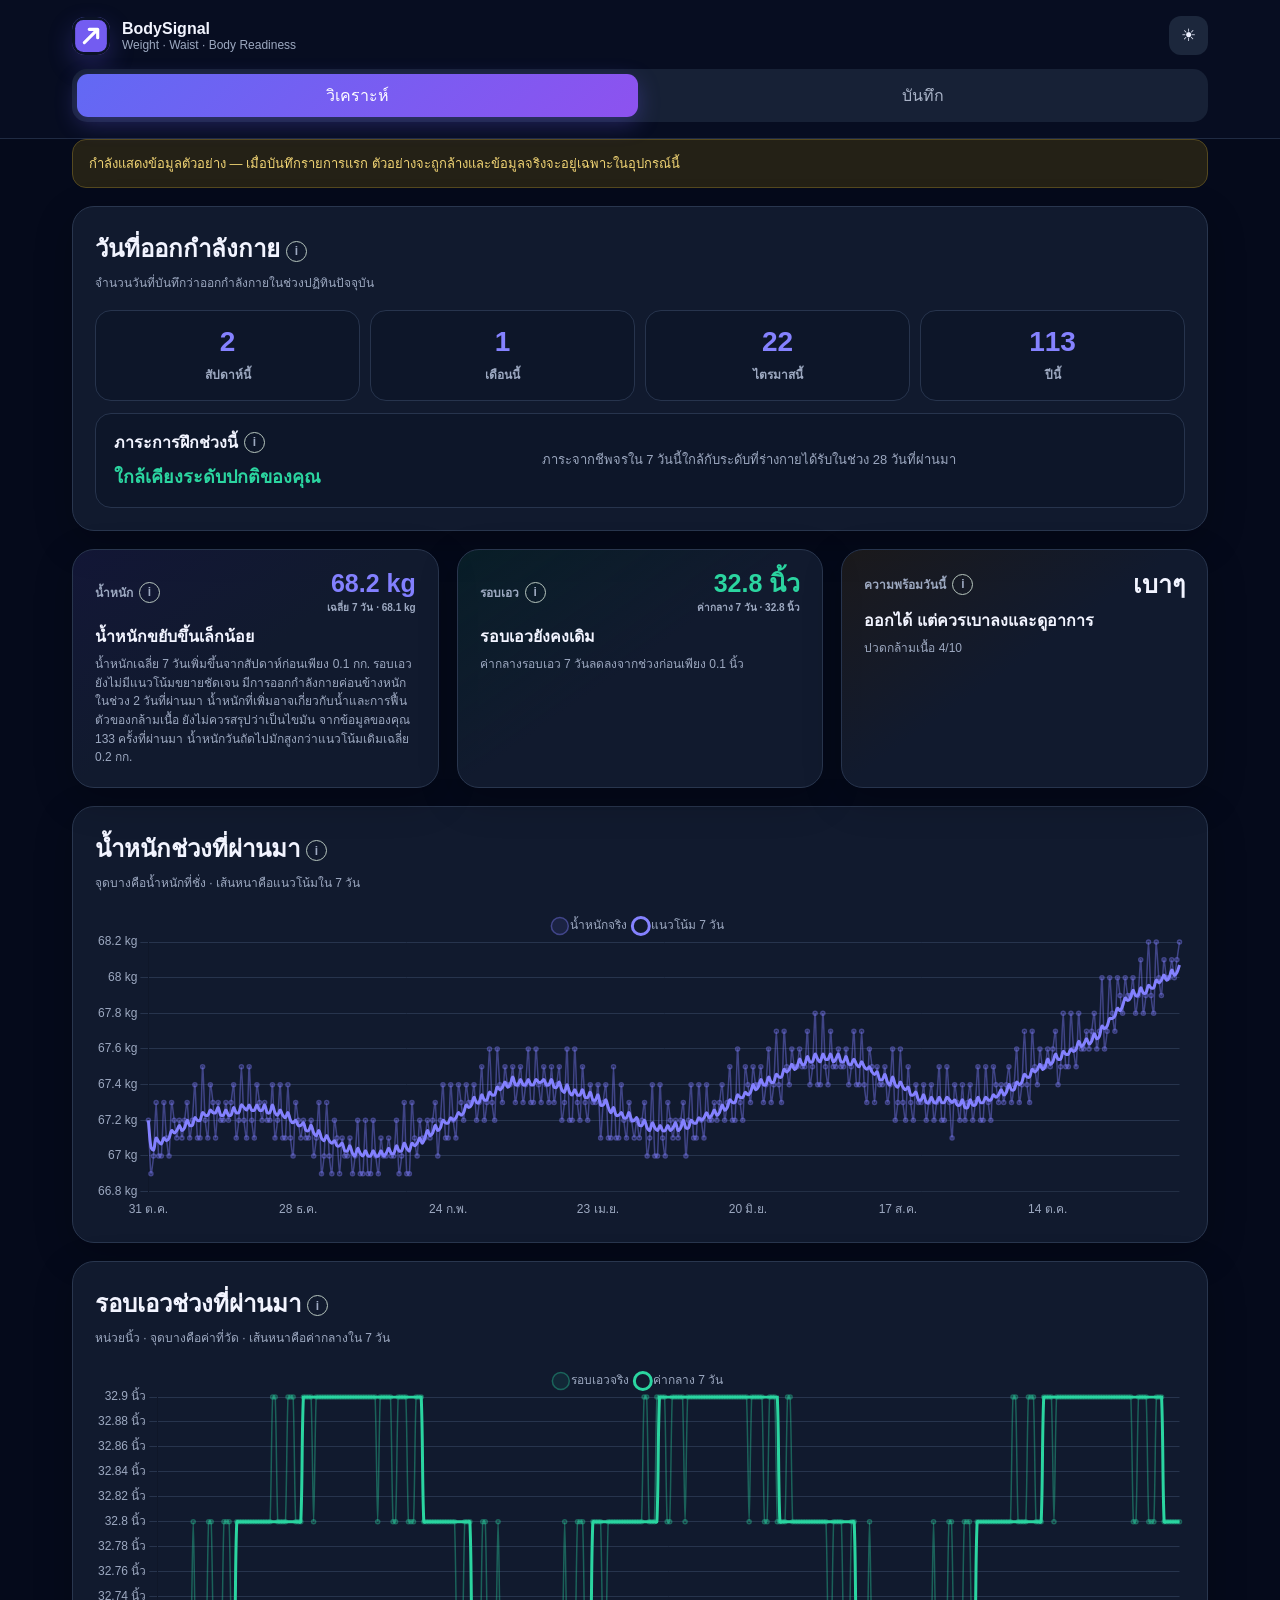
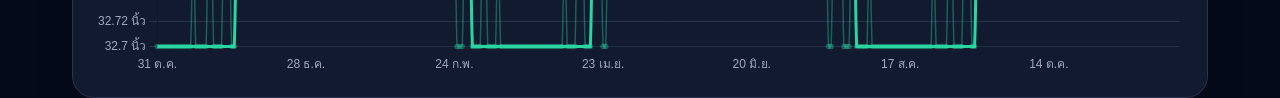
<file: body-signal-health/index.html>
<!doctype html>
<html lang="th">
<head>
  <meta charset="UTF-8">
  <meta name="viewport" content="width=device-width, initial-scale=1.0">
  <meta name="theme-color" content="#070d20">
  <title>BodySignal — เข้าใจทุกสัญญาณของร่างกาย</title>
  <meta name="description" content="ติดตามน้ำหนัก รอบเอว การออกกำลังกาย Heart Rate Zones และการฟื้นตัวในที่เดียว">
  <link rel="manifest" href="manifest.webmanifest">
  <link rel="apple-touch-icon" href="icons/icon-192.png">
  <script src="vendor/chart.umd.min.js"></script>
  <style>
    :root{--ink:#17213b;--muted:#71809d;--line:#d9dff0;--paper:#f4f5fb;--card:#fff;--green:#15a879;--lime:#6865f5;--blue:#7774ff;--orange:#e9a817;--red:#ef4f59;--shadow:0 18px 50px rgba(23,33,59,.09)}
    *{box-sizing:border-box} body{margin:0;background:var(--paper);color:var(--ink);font-family:"DM Sans","Noto Sans Thai",sans-serif} button,input,select,textarea{font:inherit}.shell{max-width:1180px;margin:auto;padding:0 22px}.topbar{position:sticky;top:0;z-index:20;background:rgba(244,247,242,.9);backdrop-filter:blur(16px);border-bottom:1px solid rgba(20,37,31,.08)}.topbar .shell{height:76px;display:flex;align-items:center;justify-content:space-between}.brand{display:flex;align-items:center;gap:12px;font-weight:700}.mark{width:38px;height:38px;border-radius:13px;display:grid;place-items:center;overflow:hidden;box-shadow:0 8px 20px rgba(105,91,240,.2)}.mark img{display:block;width:100%;height:100%;object-fit:cover}.sub{color:var(--muted);font-size:12px;font-weight:500}.tabs{display:flex;gap:5px;background:#e9efeb;padding:5px;border-radius:15px}.tab{border:0;background:transparent;color:var(--muted);padding:9px 15px;border-radius:11px;cursor:pointer}.tab.active{background:white;color:var(--ink);box-shadow:0 3px 12px rgba(20,37,31,.08)}main{padding:30px 0 70px}.page{display:none}.page.active{display:block}.hero{background:var(--ink);color:white;border-radius:28px;padding:30px;display:grid;grid-template-columns:1.2fr .8fr;gap:26px;position:relative;overflow:hidden}.hero:after{content:"";position:absolute;width:280px;height:280px;border-radius:50%;background:var(--lime);opacity:.13;right:-90px;top:-120px}.eyebrow{text-transform:uppercase;letter-spacing:.13em;color:var(--lime);font-size:11px;font-weight:700}.hero h1{font-size:clamp(28px,4vw,48px);line-height:1.1;margin:10px 0}.hero p{color:#b8c7c1;max-width:580px}.hero-stat{align-self:end;background:rgba(255,255,255,.08);border:1px solid rgba(255,255,255,.12);border-radius:22px;padding:22px;position:relative;z-index:2}.hero-stat strong{font-size:34px}.grid{display:grid;gap:18px}.summary{grid-template-columns:repeat(4,1fr);margin:18px 0}.card{background:var(--card);border:1px solid var(--line);border-radius:22px;padding:22px;box-shadow:0 8px 30px rgba(20,37,31,.035)}.metric-label{font-size:12px;color:var(--muted);font-weight:600}.metric{font-size:28px;font-weight:700;margin:6px 0}.delta{font-size:12px}.good{color:var(--green)}.warn{color:#a55b24}.muted{color:var(--muted)}.section-grid{grid-template-columns:1.5fr .8fr}.card h2,.card h3{margin:0 0 5px}.card-head{display:flex;justify-content:space-between;align-items:start;gap:12px;margin-bottom:18px}.badge{padding:7px 10px;background:#eef5cf;color:#526318;border-radius:99px;font-size:11px;font-weight:700}.chart-wrap{height:310px}.insight{padding:14px 0;border-bottom:1px solid var(--line)}.insight:last-child{border:0}.insight b{display:block;margin-bottom:4px}.loadbar{height:11px;border-radius:20px;background:#e6ece8;overflow:hidden;margin:10px 0}.loadbar span{display:block;height:100%;border-radius:20px;background:linear-gradient(90deg,var(--blue),var(--green))}.zones{display:flex;height:14px;border-radius:20px;overflow:hidden;margin:14px 0 10px}.zones span:nth-child(1){background:#cbd5d0}.zones span:nth-child(2){background:#6fb39d}.zones span:nth-child(3){background:#e4c95e}.zones span:nth-child(4){background:#ee9d55}.zones span:nth-child(5){background:#dc685d}.form-card{max-width:850px;margin:auto}.form-section{border:0;padding:0;margin:0 0 27px}.form-section legend{font-weight:700;font-size:18px;margin-bottom:14px}.fields{display:grid;grid-template-columns:repeat(3,1fr);gap:14px}.field{display:flex;flex-direction:column;gap:7px}.field.wide{grid-column:1/-1}label{font-size:12px;color:var(--muted);font-weight:600}input,select,textarea{width:100%;border:1px solid var(--line);background:#f9fbf9;border-radius:13px;padding:12px 13px;color:var(--ink);outline:none}input:focus,select:focus,textarea:focus{border-color:var(--green);box-shadow:0 0 0 3px rgba(23,107,77,.1)}.switchrow{display:flex;gap:10px;align-items:center;margin-bottom:18px}.switchrow input{width:auto}.btn{border:0;border-radius:13px;padding:12px 18px;font-weight:700;cursor:pointer}.btn.primary{background:var(--ink);color:white}.btn.secondary{background:#e9efeb;color:var(--ink)}.actions{display:flex;gap:10px}.history-item{display:grid;grid-template-columns:110px 1fr auto;gap:18px;padding:17px 0;border-bottom:1px solid var(--line)}.history-item:last-child{border:0}.dot{width:10px;height:10px;border-radius:50%;background:var(--green);display:inline-block;margin-right:6px}.empty{text-align:center;padding:50px 15px;color:var(--muted)}.toast{position:fixed;right:22px;bottom:22px;background:var(--ink);color:white;padding:14px 18px;border-radius:13px;box-shadow:var(--shadow);z-index:50;display:none}.notice{background:#fff9e7;border:1px solid #ecdfad;color:#735f24;padding:13px 16px;border-radius:14px;margin-bottom:18px;font-size:13px}.hide{display:none!important}
    .metric-label,label,.title-row{display:flex;align-items:center;gap:6px}.info-btn{width:21px;height:21px;border:1px solid #b7c6be;border-radius:50%;background:transparent;color:var(--muted);font-size:12px;font-weight:800;display:inline-grid;place-items:center;padding:0;cursor:pointer;flex:0 0 auto}.info-btn:hover,.info-btn:focus{background:var(--ink);color:white;border-color:var(--ink)}dialog{border:0;border-radius:22px;padding:0;max-width:580px;width:calc(100% - 30px);color:var(--ink);box-shadow:0 30px 90px rgba(0,0,0,.25)}dialog::backdrop{background:rgba(9,24,18,.62);backdrop-filter:blur(3px)}.dialog-body{padding:25px}.dialog-head{display:flex;justify-content:space-between;gap:16px;margin-bottom:14px}.dialog-head h2{margin:0}.dialog-close{border:0;background:#eef2ef;border-radius:50%;width:34px;height:34px;cursor:pointer}.dialog-copy{color:#4e625a;line-height:1.7;white-space:pre-line}.dialog-copy ul{padding-left:22px}.privacy-card{background:#eaf5ef;border:1px solid #cce5d7;border-radius:16px;padding:16px;margin-top:22px}.file-input{display:none}.calendar{margin:18px 0}.calendar-nav{display:flex;align-items:center;justify-content:space-between;margin-bottom:15px}.calendar-nav button{border:0;background:#eef2ef;width:36px;height:36px;border-radius:11px;cursor:pointer}.calendar-week,.calendar-grid{display:grid;grid-template-columns:repeat(7,1fr);gap:7px}.calendar-week div{text-align:center;color:var(--muted);font-size:11px;font-weight:700;padding:4px}.cal-day{position:relative;min-height:58px;border:1px solid var(--line);background:#fafcfb;border-radius:13px;padding:8px;text-align:left;cursor:pointer;color:var(--ink)}.cal-day:hover{border-color:var(--green);transform:translateY(-1px)}.cal-day.out{opacity:.28}.cal-day.today{box-shadow:inset 0 0 0 2px var(--ink)}.cal-day.workout{background:#dff2e8;border-color:#9bcdb2}.cal-day.rest{background:#f0f2f1}.cal-day .state{display:block;font-size:9px;margin-top:8px;color:var(--muted);white-space:nowrap;overflow:hidden;text-overflow:ellipsis}.cal-day.workout .state{color:var(--green);font-weight:700}.calendar-legend{display:flex;gap:15px;flex-wrap:wrap;margin-top:13px;font-size:11px;color:var(--muted)}.legend-dot{width:9px;height:9px;border-radius:50%;display:inline-block;margin-right:5px}.legend-dot.workout{background:#56a67a}.legend-dot.rest{background:#b7c1bc}.legend-dot.no-record{background:white;border:1px solid #b7c1bc}.analysis-three{grid-template-columns:repeat(3,1fr);margin-top:18px}.analysis-three .card{min-height:185px}.analysis-value{font-size:30px;font-weight:700;margin:16px 0 4px}.analysis-note{font-size:12px;color:var(--muted);line-height:1.55}.status-line{font-size:12px;font-weight:700;margin-top:12px}.status-line.caution{color:#a55b24}.status-line.good{color:var(--green)}
    .simple-status{grid-template-columns:repeat(3,1fr);margin:18px 0}.status-card{position:relative;overflow:hidden}.status-card:before{content:"";position:absolute;left:0;top:0;bottom:0;width:5px;background:var(--green)}.status-card.caution:before{background:var(--orange)}.status-card.alert:before{background:var(--red)}.plain-status{font-size:18px;font-weight:700;margin:12px 0 7px}.plain-explain{font-size:13px;color:var(--muted);line-height:1.6}.theme-btn{border:0;background:#e9efeb;color:var(--ink);width:39px;height:39px;border-radius:12px;cursor:pointer;font-size:17px}.dark{--ink:#e8f1ed;--muted:#9cafа6;--line:#2b4038;--paper:#0e1714;--card:#16221e;--green:#62c398;--lime:#cbe85e;--blue:#70afd3;--orange:#e9a35f;--red:#e77a70;--shadow:0 18px 50px rgba(0,0,0,.28)}.dark .topbar{background:rgba(14,23,20,.9);border-color:#263a33}.dark .tabs,.dark .theme-btn,.dark .btn.secondary,.dark .calendar-nav button,.dark .dialog-close{background:#22342d;color:var(--ink)}.dark .tab.active{background:#30473e;color:#fff}.dark input,.dark select,.dark textarea,.dark .cal-day{background:#111d19;color:var(--ink)}.dark .cal-day.workout{background:#193a2d}.dark .cal-day.rest{background:#1b2823}.dark dialog{background:var(--card);color:var(--ink)}.dark .dialog-copy{color:#b5c5be}.dark .privacy-card{background:#193328;border-color:#29523f}.dark .notice{background:#332d19;border-color:#594d24;color:#e1cd84}
    .dark{--muted:#a9bbb3}
    .dark .hero{background:#112820;color:#f4fbf7;border:1px solid #29483c}
    .dark .hero h1{color:#f4fbf7}.dark .hero p,.dark .hero .sub{color:#b9cbc3}
    .dark .hero-stat{background:#1b392f;border-color:#3a5a4e}
    .dark .card{box-shadow:0 10px 34px rgba(0,0,0,.2)}
    .dark .mark,.dark .btn.primary,.dark .info-btn:hover,.dark .info-btn:focus{background:#62c398;color:#092118;border-color:#62c398}
    .dark .badge{background:#28391c;color:#d5ed78}.dark .loadbar{background:#273a33}
    .dark .toast{background:#e8f1ed;color:#0e1714}.dark .legend-dot.no-record{background:#111d19;border-color:#60736b}
    .dark .status-line.caution,.dark .warn{color:#f0b171}
    /* Navy + violet visual system inspired by the supplied reference */
    .mark{background:linear-gradient(145deg,#5c65f3,#8d47ef);color:#fff;box-shadow:0 10px 24px rgba(105,92,244,.25)}
    .tab.active,.btn.primary{background:linear-gradient(135deg,#6269f4,#8954ef);color:#fff;box-shadow:0 7px 20px rgba(105,92,244,.22)}
    .topbar{background:rgba(244,245,251,.92);border-color:#dce1ef}.tabs,.theme-btn,.btn.secondary,.calendar-nav button,.dialog-close{background:#e7eaf4;color:#17213b}input,select,textarea,.cal-day{background:#fafbff}.cal-day.workout{background:#e5f8f2;border-color:#9bddca}.cal-day.rest{background:#edf0f7}.privacy-card{background:#eef0ff;border-color:#d9dcfa}
    input:focus,select:focus,textarea:focus{border-color:#6d69f6;box-shadow:0 0 0 3px rgba(109,105,246,.14)}
    #weightStatusCard:before{background:#7774ff}#waistStatusCard:before{background:#24d49c}
    #weightStatusValue{color:#6769ed}#waistStatusValue{color:#16a879}.status-card.caution:before{background:var(--orange)!important}.status-card.alert:before{background:var(--red)!important}
    .dark{--ink:#f2f4ff;--muted:#9da9c1;--line:#27344d;--paper:#050a1b;--card:#111a2e;--green:#2bd5a0;--lime:#7774ff;--blue:#7774ff;--orange:#ffbd2e;--red:#ff555f;--shadow:0 20px 55px rgba(0,0,0,.32)}
    .dark .topbar{background:rgba(8,15,34,.92);border-color:#202b43}.dark .tabs{background:#172136}.dark .tab{color:#aab4c8}.dark .tab.active{background:linear-gradient(135deg,#6269f4,#8d52ef);color:#fff;box-shadow:0 7px 22px rgba(105,92,244,.3)}
    .dark .theme-btn,.dark .btn.secondary,.dark .calendar-nav button,.dark .dialog-close{background:#1c273c;color:#eef1ff}
    .dark .card{background:#111a2e;border-color:#29364e;box-shadow:0 12px 38px rgba(0,0,0,.22)}
    .dark input,.dark select,.dark textarea,.dark .cal-day{background:#0b1326;color:#f2f4ff;border-color:#2b3851}
    .dark .cal-day.workout{background:#102b31;border-color:#225c5b}.dark .cal-day.rest{background:#182237}.dark .cal-day.today{box-shadow:inset 0 0 0 2px #7774ff}
    .dark dialog{background:#111a2e;color:#f2f4ff;border:1px solid #2a3750}.dark .dialog-copy{color:#b4bed2}
    .dark .privacy-card{background:#121f35;border-color:#2b3d59}.dark .notice{background:#242116;border-color:#55491f;color:#f3d675}
    .dark .mark,.dark .btn.primary{background:linear-gradient(135deg,#6269f4,#8d52ef);color:#fff;border:0}.dark .info-btn:hover,.dark .info-btn:focus{background:#7774ff;color:#fff;border-color:#7774ff}
    .dark #weightStatusValue{color:#8380ff}.dark #waistStatusValue{color:#2bd5a0}.dark .toast{background:#eceeff;color:#0a1024}.dark .legend-dot.no-record{background:#0b1326;border-color:#62708a}
    .topbar .shell{height:auto;padding-top:16px;padding-bottom:16px;display:grid;grid-template-columns:1fr auto;gap:14px}.theme-btn{grid-column:2;grid-row:1;align-self:center}.tabs{grid-column:1/-1;grid-row:2;width:100%}.tab{flex:1}
    .simple-status{grid-template-columns:repeat(3,minmax(0,1fr));align-items:stretch}.status-card{min-height:0;text-align:left;display:grid;grid-template-columns:1fr auto;grid-template-rows:auto auto auto;align-content:start;gap:7px 14px;padding:20px 22px}.status-card:before{display:none}.status-card .metric-label{grid-column:1;grid-row:1;justify-content:flex-start;align-self:center}.status-card .metric{grid-column:2;grid-row:1;margin:0;font-size:25px;line-height:1.15;text-align:right}.metric-stack{grid-column:2;grid-row:1;text-align:right;align-self:start;min-width:0}.status-card .metric-stack .metric{margin:0;line-height:1.1;text-align:right}.trend-mini{margin-top:5px;color:var(--muted);font-size:10px;font-weight:700;line-height:1.25;white-space:nowrap}.status-card .plain-status{grid-column:1/-1;grid-row:2;margin:4px 0 0;font-size:16px;line-height:1.4}.status-card .plain-explain{grid-column:1/-1;grid-row:3;margin:0;max-width:none;font-size:12px;line-height:1.55}.status-card.caution,.status-card.alert{border-color:var(--line)}
    #weightStatusCard{background:linear-gradient(145deg,rgba(119,116,255,.075),var(--card) 48%)}#waistStatusCard{background:linear-gradient(145deg,rgba(43,213,160,.075),var(--card) 48%)}#readyStatusCard{background:linear-gradient(145deg,rgba(255,189,46,.07),var(--card) 48%)}.dark #weightStatusCard{background:linear-gradient(145deg,rgba(119,116,255,.12),#111a2e 48%)}.dark #waistStatusCard{background:linear-gradient(145deg,rgba(43,213,160,.10),#111a2e 48%)}.dark #readyStatusCard{background:linear-gradient(145deg,rgba(255,189,46,.09),#111a2e 48%)}
    .calendar-footer{display:flex;align-items:flex-end;justify-content:space-between;gap:16px;margin-top:14px}.calendar-footer .calendar-legend{margin:0}.data-actions{display:flex;justify-content:flex-end;gap:8px;flex-wrap:wrap}.data-actions .btn{font-size:13px;line-height:1.1;display:inline-flex;align-items:center;justify-content:center;margin:0}.icon-action{width:42px;height:42px;padding:0!important;border:1px solid var(--line)!important}.icon-action svg{width:21px;height:21px;fill:none;stroke:currentColor;stroke-width:1.9;stroke-linecap:round;stroke-linejoin:round}.icon-action:hover,.icon-action:focus{color:#fff;background:linear-gradient(135deg,#6269f4,#8d52ef);border-color:transparent!important}
    .personal-row{margin-top:18px;display:grid;grid-template-columns:1fr auto;align-items:center;gap:16px}.personal-row #profileForm{grid-column:1/-1;border-top:1px solid var(--line);padding-top:18px}.personal-row .sub{margin-top:5px}
    .zone-settings{margin-top:20px;border-top:1px solid var(--line);padding-top:18px}.zone-settings>.sub{margin:5px 0 12px}.zone-range-grid{display:grid;grid-template-columns:repeat(2,minmax(0,1fr));gap:9px}.zone-range-row{display:grid;grid-template-columns:62px 1fr auto 1fr auto;align-items:center;gap:8px;background:rgba(113,128,157,.07);border:1px solid var(--line);border-radius:13px;padding:9px 11px}.zone-range-row input{padding:9px;min-width:0}.zone-range-row span{font-size:11px;color:var(--muted)}.dark .zone-range-row{background:#0d1629}
    .workout-count-card{margin:18px 0}.workout-count-grid{display:grid;grid-template-columns:repeat(4,1fr);gap:10px}.workout-count-grid>div{background:rgba(113,128,157,.08);border:1px solid var(--line);border-radius:16px;padding:16px;text-align:center}.workout-count-grid strong{display:block;color:#6b68ee;font-size:28px;line-height:1.1}.workout-count-grid span{display:block;color:var(--muted);font-size:12px;font-weight:700;margin-top:7px}.dark .workout-count-grid strong{color:#8582ff}.dark .workout-count-grid>div{background:#0d1629}
    .training-readout{margin-top:12px;border:1px solid var(--line);border-radius:16px;padding:16px 18px;display:grid;grid-template-columns:minmax(190px,.65fr) 1fr;gap:22px;align-items:center;background:rgba(113,128,157,.055)}.training-readout>div>strong{display:block;margin-top:7px;font-size:18px;color:var(--green)}.training-readout p{margin:0;color:var(--muted);font-size:13px;line-height:1.6}.training-readout.caution>div>strong{color:var(--orange)}.training-readout.alert>div>strong{color:var(--red)}.dark .training-readout{background:#0d1629}
    @media(max-width:900px){.simple-status{grid-template-columns:repeat(2,minmax(0,1fr))}#readyStatusCard{grid-column:1/-1}}
    @media(max-width:820px){.topbar .shell{padding-top:13px;padding-bottom:13px;display:grid}.tabs{margin-top:0;overflow:auto}.tab{flex:1;white-space:nowrap}.hero,.section-grid,.analysis-three{grid-template-columns:1fr}.summary{grid-template-columns:repeat(2,1fr)}.fields{grid-template-columns:1fr 1fr}.history-item{grid-template-columns:90px 1fr}.history-item>:last-child{grid-column:2}.hero-stat{align-self:auto}}
    @media(max-width:600px){.simple-status{grid-template-columns:1fr;gap:10px}#readyStatusCard{grid-column:auto}.status-card{padding:16px 17px;gap:6px 12px}.status-card .metric{font-size:23px}.status-card .plain-status{font-size:15px}.status-card .plain-explain{font-size:11px}.topbar .shell{gap:10px}.brand{gap:9px}.mark{width:34px;height:34px;border-radius:11px}.tabs{padding:4px}.tab{padding:8px 12px}.workout-count-grid{grid-template-columns:repeat(4,minmax(0,1fr));gap:6px}.workout-count-grid>div{padding:10px 3px;border-radius:12px}.workout-count-grid strong{font-size:21px}.workout-count-grid span{font-size:9px;margin-top:5px;white-space:nowrap}.training-readout{grid-template-columns:1fr;gap:7px;padding:14px}.training-readout p{font-size:12px}.zone-range-grid{grid-template-columns:1fr}.zone-range-row{grid-template-columns:58px 1fr auto 1fr auto;gap:6px}}
    @media(max-width:520px){.shell{padding:0 14px}.summary{grid-template-columns:1fr 1fr;gap:10px}.card{padding:17px;border-radius:18px}.metric{font-size:22px}.fields{grid-template-columns:1fr}.hero{padding:23px;border-radius:22px}.chart-wrap{height:250px}.workout-count-card{padding:16px}.workout-count-card .card-head{margin-bottom:12px}.workout-count-card h2{font-size:19px}.workout-count-card .card-head .sub{font-size:10px;line-height:1.45}.calendar{padding:14px 12px 16px}.calendar-nav{margin-bottom:10px}.calendar-nav h2{font-size:19px;margin:0}.calendar-nav button{width:32px;height:32px;border-radius:10px}.calendar-nav .title-row{gap:7px}.calendar-week,.calendar-grid{gap:3px}.calendar-week div{font-size:10px;padding:3px 0 5px}.cal-day{min-width:0;width:100%;min-height:43px;padding:5px 4px;border-color:transparent;border-radius:11px;text-align:center;display:flex;align-items:center;justify-content:center;font-size:13px;font-weight:700}.cal-day.out{opacity:.3}.cal-day:not(.workout):not(.rest){background:transparent}.cal-day.rest{background:rgba(113,128,157,.08);border-color:transparent}.cal-day.workout{background:rgba(43,213,160,.13);border-color:rgba(43,213,160,.35);color:var(--green)}.cal-day.today{box-shadow:inset 0 0 0 2px #7774ff}.cal-day .state{position:absolute;bottom:4px;left:50%;transform:translateX(-50%);width:4px;height:4px;border-radius:50%;margin:0;background:var(--muted);font-size:0;overflow:hidden}.cal-day.workout .state{background:var(--green)}.calendar-footer{align-items:center;flex-direction:row;margin-top:12px;gap:8px}.calendar-legend{gap:9px!important;font-size:9px}.legend-dot{width:7px;height:7px;margin-right:3px}.data-actions{flex-wrap:nowrap;margin-left:auto}.icon-action{width:36px;height:36px}.icon-action svg{width:18px;height:18px}.personal-row{grid-template-columns:1fr auto}}
  </style>
</head>
<body>
  <header class="topbar"><div class="shell"><div class="brand"><div class="mark"><img src="icons/logo.svg" alt=""></div><div>BodySignal<div class="sub">Weight · Waist · Body Readiness</div></div></div><button id="themeBtn" class="theme-btn" aria-label="สลับโหมดมืด">☾</button><nav class="tabs" aria-label="เมนูหลัก"><button id="installBtn" class="tab hide">ติดตั้งแอป</button><button class="tab active" data-page="dashboard">วิเคราะห์</button><button class="tab" data-page="checkin">บันทึก</button></nav></div></header>
  <main class="shell">
    <section id="dashboard" class="page active">
      <div id="setupNotice" class="notice hide">กำลังแสดงข้อมูลตัวอย่าง — เมื่อบันทึกรายการแรก ตัวอย่างจะถูกล้างและข้อมูลจริงจะอยู่เฉพาะในอุปกรณ์นี้</div>
      <div class="card workout-count-card"><div class="card-head"><div><div class="title-row"><h2>วันที่ออกกำลังกาย</h2><button class="info-btn" data-info="workoutCounts">i</button></div><div class="sub">จำนวนวันที่บันทึกว่าออกกำลังกายในช่วงปฏิทินปัจจุบัน</div></div></div><div class="workout-count-grid"><div><strong id="workoutWeek">0</strong><span>สัปดาห์นี้</span></div><div><strong id="workoutMonth">0</strong><span>เดือนนี้</span></div><div><strong id="workoutQuarter">0</strong><span>ไตรมาสนี้</span></div><div><strong id="workoutYear">0</strong><span>ปีนี้</span></div></div><div id="trainingSignal" class="training-readout"><div><div class="title-row"><b>ภาระการฝึกช่วงนี้</b><button class="info-btn" data-info="trainingInterpretation">i</button></div><strong id="trainingSignalTitle">กำลังคำนวณ</strong></div><p id="trainingSignalText">ใช้เวลาใน Heart Rate Zones เทียบกับฐานส่วนตัว</p></div></div>
      <div class="grid simple-status"><div id="weightStatusCard" class="card status-card"><div class="metric-label">น้ำหนัก <button class="info-btn" data-info="simpleWeight">i</button></div><div class="metric-stack"><div id="weightStatusValue" class="metric">—</div><div id="weightTrendValue" class="trend-mini">เฉลี่ย 7 วัน · —</div></div><div id="weightStatusTitle" class="plain-status">กำลังคำนวณ</div><div id="weightStatusText" class="plain-explain"></div></div><div id="waistStatusCard" class="card status-card"><div class="metric-label">รอบเอว <button class="info-btn" data-info="simpleWaist">i</button></div><div class="metric-stack"><div id="waistStatusValue" class="metric">—</div><div id="waistTrendValue" class="trend-mini">ค่ากลาง 7 วัน · —</div></div><div id="waistStatusTitle" class="plain-status">กำลังคำนวณ</div><div id="waistStatusText" class="plain-explain"></div></div><div id="readyStatusCard" class="card status-card"><div class="metric-label">ความพร้อมวันนี้ <button class="info-btn" data-info="simpleReady">i</button></div><div id="readyStatusValue" class="metric">—</div><div id="readyStatusTitle" class="plain-status">กำลังคำนวณ</div><div id="readyStatusText" class="plain-explain"></div></div></div>
      <div class="grid summary hide"><div class="card"><div id="mWeight"></div><div id="mWeightDelta"></div></div><div class="card"><div id="mTrend"></div><div id="mTrendDelta"></div></div><div class="card"><div id="mWaist"></div><div id="mWaistDelta"></div></div><div class="card"><div id="mLoad"></div><div id="mLoadDelta"></div></div></div>
      <div class="card"><div class="card-head"><div><div class="title-row"><h2>น้ำหนักช่วงที่ผ่านมา</h2><button class="info-btn" data-info="trendChart">i</button></div><div class="sub">จุดบางคือน้ำหนักที่ชั่ง · เส้นหนาคือแนวโน้มใน 7 วัน</div></div></div><div class="chart-wrap"><canvas id="weightChart"></canvas></div></div><div class="hide"><div id="insights"></div></div>
      <div class="card" style="margin-top:18px"><div class="card-head"><div><div class="title-row"><h2>รอบเอวช่วงที่ผ่านมา</h2><button class="info-btn" data-info="waistChart">i</button></div><div class="sub">หน่วยนิ้ว · จุดบางคือค่าที่วัด · เส้นหนาคือค่ากลางใน 7 วัน</div></div></div><div class="chart-wrap"><canvas id="waistChart"></canvas></div></div>
      <div class="hide"><span id="loadStatus"></span><div id="loadValue"></div><div id="loadFill"></div><div id="loadExplain"></div><div id="zoneSummary"></div><div id="postWorkout"></div></div>
      <div class="hide"><div id="weeklyValue"></div><div id="weeklyCompare"></div><div id="weeklyStatus"></div><div id="acwrValue"></div><div id="acwrExplain"></div><div id="acwrStatus"></div><div id="rpeValue"></div><div id="rpeExplain"></div><div id="rpeStatus"></div></div>
    </section>

    <section id="checkin" class="page"><div class="card calendar"><div class="calendar-nav"><button id="calPrev" aria-label="เดือนก่อน">‹</button><div class="title-row"><h2 id="calTitle">เลือกวันที่จะบันทึก</h2></div><button id="calNext" aria-label="เดือนถัดไป">›</button></div><div class="calendar-week"><div>อา</div><div>จ</div><div>อ</div><div>พ</div><div>พฤ</div><div>ศ</div><div>ส</div></div><div id="calendarGrid" class="calendar-grid"></div><div class="calendar-footer"><div class="calendar-legend"><span><i class="legend-dot workout"></i>ออกกำลังกาย</span><span><i class="legend-dot rest"></i>วันพัก</span><span><i class="legend-dot no-record"></i>ยังไม่มีข้อมูล</span></div><div class="data-actions"><label class="btn secondary icon-action" for="restoreInput" aria-label="นำเข้าข้อมูล JSON" title="นำเข้าข้อมูล JSON"><svg viewBox="0 0 24 24" aria-hidden="true"><path d="M12 3v12m0 0 4-4m-4 4-4-4M5 17v3h14v-3"/></svg></label><button class="btn secondary icon-action" id="exportBtn" type="button" aria-label="ส่งออกข้อมูล JSON" title="ส่งออกข้อมูล JSON"><svg viewBox="0 0 24 24" aria-hidden="true"><path d="M12 16V4m0 0 4 4m-4-4-4 4M5 17v3h14v-3"/></svg></button><input id="restoreInput" class="file-input" type="file" accept="application/json,.json"></div></div></div><div class="card personal-row"><div><div class="title-row"><b>ข้อมูลส่วนตัว</b><button class="info-btn" data-info="localData">i</button></div><div id="profileSummary" class="sub">น้ำหนักล่าสุดและเพศ</div></div><button id="profileEditBtn" class="btn secondary" type="button">ตั้งค่า</button><form id="profileForm" class="hide"><div class="fields"><div class="field"><label for="height">ส่วนสูง (cm) <button type="button" class="info-btn" data-info="heightProfile">i</button></label><input id="height" type="number" min="100" max="250" step="0.1" placeholder="165"></div><div class="field"><label for="sex">เพศสำหรับเกณฑ์รอบเอว <button type="button" class="info-btn" data-info="waistRisk">i</button></label><select id="sex"><option value="unspecified">ไม่ระบุ</option><option value="female">ผู้หญิง</option><option value="male">ผู้ชาย</option></select></div></div><div class="actions" style="margin-top:18px"><button class="btn primary" type="submit">บันทึกข้อมูลส่วนตัว</button><button id="profileCancelBtn" class="btn secondary" type="button">ยกเลิก</button></div></form></div><div id="entryEditor" class="card form-card hide" style="margin-top:18px"><div class="card-head"><div><h2>บันทึกข้อมูล</h2><div class="sub">วันที่ที่เลือกจะแสดงในแบบฟอร์มด้านล่าง</div></div></div><form id="entryForm">
      <fieldset class="form-section"><legend>ร่างกายและการฟื้นตัว</legend><div class="fields"><div class="field"><label for="date">วันที่</label><input id="date" type="date" required></div><div class="field"><label for="weight">น้ำหนัก (kg) · ไม่บังคับ <button type="button" class="info-btn" data-info="weightInput">i</button></label><input id="weight" type="number" min="20" max="300" step="0.1" placeholder="65.4"></div><div class="field"><label for="waist">รอบเอว (นิ้ว) <button type="button" class="info-btn" data-info="waistInput">i</button></label><input id="waist" type="number" min="15" max="80" step="0.1" placeholder="32.0"></div><div class="field"><label for="sleep">เวลานอน (ชั่วโมง)</label><input id="sleep" type="number" min="0" max="24" step="0.1" placeholder="7.5"></div><div class="field"><label for="sleepQuality">คุณภาพการนอน (1–5) <button type="button" class="info-btn" data-info="sleepQuality">i</button></label><select id="sleepQuality"><option value="">ไม่ระบุ</option><option value="1">1 · แย่มาก</option><option value="2">2 · ไม่ค่อยดี</option><option value="3">3 · พอใช้</option><option value="4">4 · ดี</option><option value="5">5 · ดีมาก</option></select></div><div class="field"><label for="soreness">ปวดกล้ามเนื้อ (0–10) <button type="button" class="info-btn" data-info="soreness">i</button></label><input id="soreness" type="number" min="0" max="10" step="1" placeholder="2"></div><div class="field"><label for="restingHr">Resting heart rate <button type="button" class="info-btn" data-info="restingHr">i</button></label><input id="restingHr" type="number" min="30" max="220" placeholder="62"></div><div class="field"><label for="bloating">ท้องอืด/บวมน้ำ <button type="button" class="info-btn" data-info="bloating">i</button></label><select id="bloating"><option value="">ไม่ระบุ</option><option value="0">0 · ไม่มี</option><option value="1">1 · เล็กน้อย</option><option value="2">2 · ปานกลาง</option><option value="3">3 · มาก</option></select></div><div class="field"><label for="measurementTime">ช่วงเวลาที่ชั่ง <button type="button" class="info-btn" data-info="measurementTime">i</button></label><select id="measurementTime"><option value="morning">เช้าหลังเข้าห้องน้ำ</option><option value="other">เวลาอื่น</option></select></div></div></fieldset>
      <fieldset class="form-section"><legend>การออกกำลังกาย</legend><label class="switchrow"><input id="didWorkout" type="checkbox"> วันนี้ออกกำลังกาย</label><div id="workoutFields" class="fields hide"><div class="field"><label for="workoutType">ประเภท <button type="button" class="info-btn" data-info="workoutType">i</button></label><select id="workoutType"><option value="cardio">Cardio</option><option value="strength">เวท/Strength</option><option value="interval">Interval / HIIT</option><option value="mixed">ผสม</option><option value="other">อื่นๆ</option></select></div><div class="field"><label for="duration">ระยะเวลา (นาที)</label><input id="duration" type="number" min="1" max="600" placeholder="30"></div><div class="field"><label for="rpe">ความหนักที่รู้สึก RPE (1–10) <button type="button" class="info-btn" data-info="rpe">i</button></label><input id="rpe" type="number" min="1" max="10" placeholder="4"></div><div class="field"><label for="z1">Zone 1 (นาที) <button type="button" class="info-btn" data-info="z1">i</button></label><input id="z1" type="number" min="0" step="0.1" value="0"></div><div class="field"><label for="z2">Zone 2 (นาที) <button type="button" class="info-btn" data-info="z2">i</button></label><input id="z2" type="number" min="0" step="0.1" value="0"></div><div class="field"><label for="z3">Zone 3 (นาที) <button type="button" class="info-btn" data-info="z3">i</button></label><input id="z3" type="number" min="0" step="0.1" value="0"></div><div class="field"><label for="z4">Zone 4 (นาที) <button type="button" class="info-btn" data-info="z4">i</button></label><input id="z4" type="number" min="0" step="0.1" value="0"></div><div class="field"><label for="z5">Zone 5 (นาที) <button type="button" class="info-btn" data-info="z5">i</button></label><input id="z5" type="number" min="0" step="0.1" value="0"></div></div></fieldset>
      <div class="field wide" style="margin-bottom:18px"><label for="note">หมายเหตุ</label><textarea id="note" rows="3" placeholder="เช่น กินเค็มเมื่อคืน, มีประจำเดือน, ปวดขาหลังเล่นเวท"></textarea></div><div class="actions"><button class="btn primary" type="submit">บันทึกและวิเคราะห์</button><button class="btn secondary" type="button" id="cancelEdit">ล้างข้อมูล</button></div>
    </form></div></section>

  </main><dialog id="infoDialog"><div class="dialog-body"><div class="dialog-head"><h2 id="infoTitle">รายละเอียด</h2><button class="dialog-close" id="infoClose" aria-label="ปิด">✕</button></div><div id="infoContent" class="dialog-copy"></div></div></dialog><div id="toast" class="toast"></div><script src="app.js?v=36"></script>
</body></html>
</file>
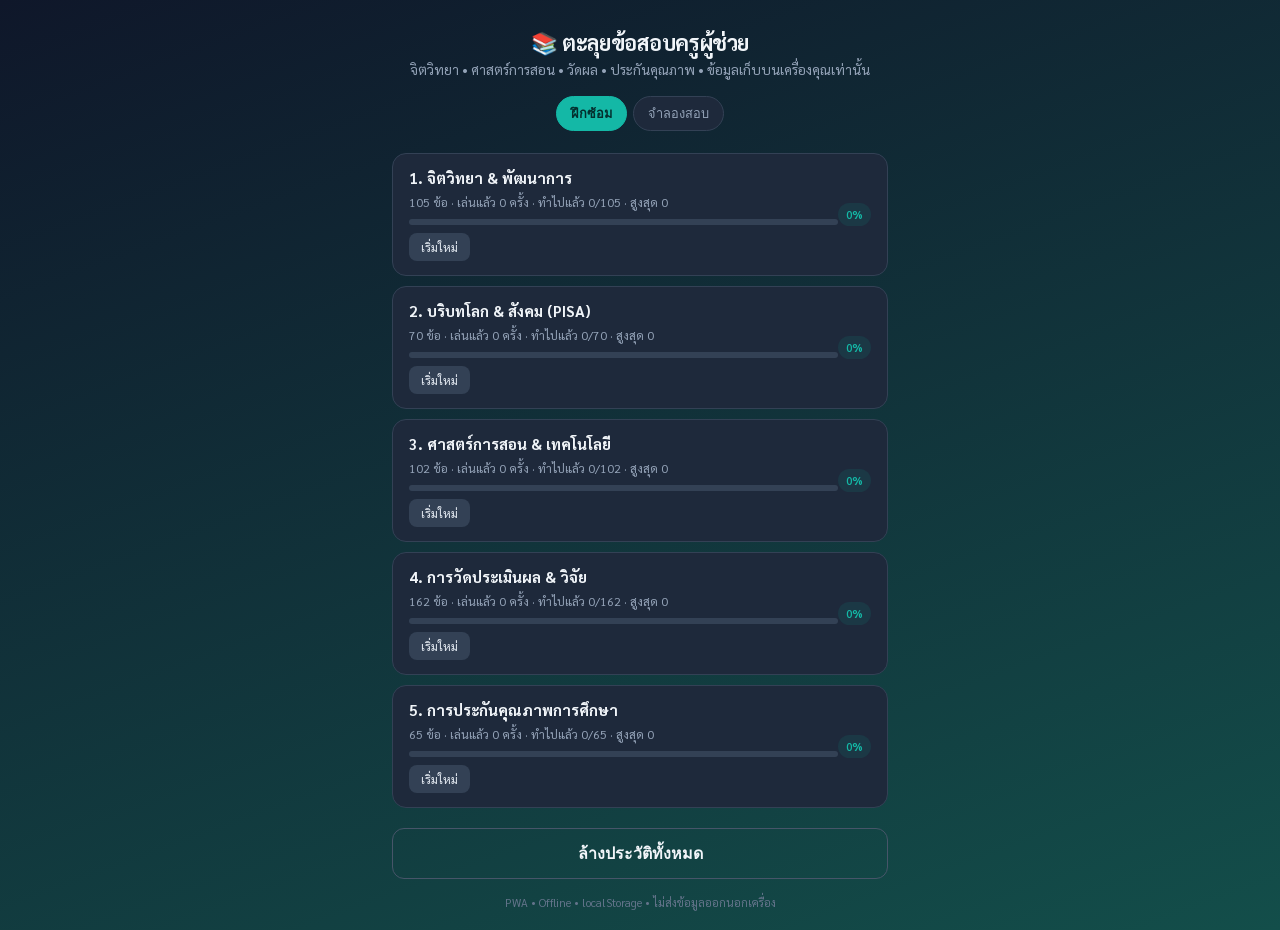
<file: LawKohkai-1/index.html>
<!DOCTYPE html>
<html lang="th">
<head>
<meta charset="UTF-8">
<meta name="viewport" content="width=device-width, initial-scale=1, maximum-scale=1, user-scalable=no">
<link rel="preconnect" href="https://fonts.googleapis.com">
  <link rel="preconnect" href="https://fonts.gstatic.com" crossorigin>
  <link href="https://fonts.googleapis.com/css2?family=Sarabun:wght@400;500;600;700&display=swap" rel="stylesheet">
  <meta name="theme-color" content="#0f766e">
<meta name="apple-mobile-web-app-capable" content="yes">
<meta name="apple-mobile-web-app-status-bar-style" content="black-translucent">
<title>เกมตะลุยข้อสอบครูผู้ช่วย | วิชาชีพครู</title>
<link rel="manifest" href="manifest.json">
<link rel="icon" href="data:image/svg+xml,<svg xmlns='http://www.w3.org/2000/svg' viewBox='0 0 100 100'><text y='.9em' font-size='90'>📚</text></svg>">
<style>
:root {
  --bg: #0f172a;
  --card: #1e293b;
  --accent: #14b8a6;
  --accent2: #f59e0b;
  --danger: #ef4444;
  --success: #22c55e;
  --text: #f1f5f9;
  --muted: #94a3b8;
}
* { box-sizing: border-box; margin: 0; padding: 0; }
body {
  font-family: 'Sarabun', 'Segoe UI', system-ui, sans-serif;
  background: linear-gradient(160deg, #0f172a 0%, #134e4a 100%);
  color: var(--text);
  min-height: 100dvh;
  overflow-x: hidden;
}
.app { max-width: 520px; margin: 0 auto; padding: 12px; min-height: 100dvh; display: flex; flex-direction: column; }
header {
  text-align: center; padding: 16px 8px 8px;
}
header h1 { font-size: 1.35rem; font-weight: 700; letter-spacing: -0.02em; }
header p { color: var(--muted); font-size: 0.85rem; margin-top: 4px; }
.screen { display: none; flex: 1; flex-direction: column; }
.screen.active { display: flex; }
.level-grid { display: grid; gap: 10px; margin-top: 12px; }
.level-card {
  background: var(--card);
  border-radius: 14px;
  padding: 14px 16px;
  border: 1px solid #334155;
  cursor: pointer;
  transition: transform .15s, border-color .15s;
  display: flex; justify-content: space-between; align-items: center;
}
.level-card:active { transform: scale(0.98); }
.level-card:hover { border-color: var(--accent); }
.level-card .info h3 { font-size: 0.95rem; margin-bottom: 2px; }
.level-card .info span { font-size: 0.75rem; color: var(--muted); }
.badge {
  background: #0f766e33; color: var(--accent);
  font-size: 0.7rem; padding: 4px 8px; border-radius: 999px; font-weight: 600;
}
.progress-bar {
  height: 6px; background: #334155; border-radius: 3px; margin-top: 8px; overflow: hidden;
}
.progress-fill { height: 100%; background: var(--accent); border-radius: 3px; transition: width .3s; }
.btn {
  display: inline-flex; align-items: center; justify-content: center; gap: 6px;
  background: var(--accent); color: #042f2e; border: none; border-radius: 12px;
  padding: 12px 20px; font-size: 1rem; font-weight: 700; cursor: pointer;
  transition: opacity .15s, transform .1s;
}
.btn:active { transform: scale(0.97); }
.btn:disabled { opacity: 0.5; cursor: not-allowed; }
.btn-outline {
  background: transparent; border: 1.5px solid #475569; color: var(--text);
}
.btn-danger { background: var(--danger); color: white; }
.btn-row { display: flex; gap: 10px; margin-top: 16px; }
.btn-row .btn { flex: 1; }

/* Quiz */
.quiz-header {
  display: flex; justify-content: space-between; align-items: center;
  padding: 8px 0 12px; border-bottom: 1px solid #334155; margin-bottom: 12px;
}
.quiz-header .score { font-weight: 700; color: var(--accent2); }
.q-num { font-size: 0.8rem; color: var(--muted); }
.question-box {
  background: var(--card); border-radius: 16px; padding: 18px;
  border: 1px solid #334155; margin-bottom: 14px; line-height: 1.55;
  font-size: 1.02rem;
}
.options { display: flex; flex-direction: column; gap: 8px; }
.opt {
  background: #0f172a; border: 1.5px solid #334155; border-radius: 12px;
  padding: 12px 14px; text-align: left; cursor: pointer; font-size: 0.95rem;
  transition: border-color .15s, background .15s; display: flex; gap: 10px; align-items: flex-start;
}
.opt:hover { border-color: var(--accent); }
.opt .letter {
  flex-shrink: 0; width: 26px; height: 26px; border-radius: 50%;
  background: #1e293b; display: flex; align-items: center; justify-content: center;
  font-weight: 700; font-size: 0.85rem; color: var(--accent);
}
.opt.correct { border-color: var(--success); background: #14532d44; }
.opt.wrong { border-color: var(--danger); background: #7f1d1d44; }
.opt.disabled { pointer-events: none; opacity: 0.85; }
.feedback {
  margin-top: 12px; padding: 10px 14px; border-radius: 10px; font-size: 0.9rem;
  display: none;
}
.feedback.show { display: block; }
.feedback.ok { background: #14532d55; color: #86efac; }
.feedback.bad { background: #7f1d1d55; color: #fca5a5; }

/* Result */
.result-card {
  background: var(--card); border-radius: 18px; padding: 24px; text-align: center;
  border: 1px solid #334155; margin-top: 20px;
}
.result-card .big-score { font-size: 3rem; font-weight: 800; color: var(--accent); }
.result-card .stars { font-size: 1.8rem; margin: 8px 0; letter-spacing: 4px; }
.stat-row { display: flex; justify-content: space-around; margin: 16px 0; }
.stat-row div { text-align: center; }
.stat-row .n { font-size: 1.4rem; font-weight: 700; }
.stat-row .l { font-size: 0.75rem; color: var(--muted); }

.footer-note {
  text-align: center; font-size: 0.7rem; color: #64748b; margin-top: auto; padding: 16px 0 8px;
}
.toast {
  position: fixed; bottom: 24px; left: 50%; transform: translateX(-50%) translateY(100px);
  background: #1e293b; color: white; padding: 10px 18px; border-radius: 10px;
  font-size: 0.85rem; border: 1px solid #334155; transition: transform .3s; z-index: 99;
}
.toast.show { transform: translateX(-50%) translateY(0); }
.mode-toggle {
  display: flex; gap: 6px; margin: 10px 0; justify-content: center;
}
.mode-toggle button {
  background: #1e293b; border: 1px solid #334155; color: var(--muted);
  padding: 6px 14px; border-radius: 999px; font-size: 0.8rem; cursor: pointer;
}
.mode-toggle button.active { background: var(--accent); color: #042f2e; border-color: var(--accent); font-weight: 600; }

.level-actions{display:flex;gap:8px;margin-top:8px;flex-wrap:wrap}
.level-actions button{font-size:.75rem;padding:6px 12px;border-radius:8px;border:none;cursor:pointer;font-family:inherit}
.btn-continue{background:#14b8a6;color:#fff}
.btn-wrong{background:#f59e0b;color:#fff}
.btn-restart{background:#334155;color:#e2e8f0}
.wrong-badge{background:#f59e0b;color:#fff;font-size:.7rem;padding:2px 8px;border-radius:10px;margin-left:6px}
</style>
</head>
<body>
<div class="app">
  <!-- HOME -->
  <div id="home" class="screen active">
    <header>
      <h1>📚 ตะลุยข้อสอบครูผู้ช่วย</h1>
      <p>จิตวิทยา • ศาสตร์การสอน • วัดผล • ประกันคุณภาพ • ข้อมูลเก็บบนเครื่องคุณเท่านั้น</p>
    </header>
    <div class="mode-toggle">
      <button class="active" data-mode="practice">ฝึกซ้อม</button>
      <button data-mode="exam">จำลองสอบ</button>
    </div>
    <div class="level-grid" id="levelGrid"></div>
    <div class="btn-row" style="margin-top:20px">
      <button class="btn btn-outline" onclick="resetAllProgress()">ล้างประวัติทั้งหมด</button>
    </div>
    <p class="footer-note">PWA • Offline • localStorage • ไม่ส่งข้อมูลออกนอกเครื่อง</p>
  </div>

  <!-- QUIZ -->
  <div id="quiz" class="screen">
    <div class="quiz-header">
      <button class="btn btn-outline" style="padding:6px 12px;font-size:0.85rem" onclick="goHome()">← กลับ</button>
      <div class="q-num" id="qProgress">1 / 40</div>
      <div class="score" id="liveScore">0 คะแนน</div>
    </div>
    <div class="progress-bar"><div class="progress-fill" id="qBar" style="width:0%"></div></div>
    <div class="question-box" id="qText"></div>
    <div class="options" id="opts"></div>
    <div class="feedback" id="feedback"></div>
    <div class="btn-row">
      <button class="btn" id="nextBtn" style="display:none" onclick="nextQ()">ข้อถัดไป →</button>
    </div>
  </div>

  <!-- RESULT -->
  <div id="result" class="screen">
    <div class="result-card">
      <div class="stars" id="stars">★★★</div>
      <div class="big-score" id="finalScore">0%</div>
      <p id="resultMsg">ยอดเยี่ยม!</p>
      <div class="stat-row">
        <div><div class="n" id="rCorrect">0</div><div class="l">ถูก</div></div>
        <div><div class="n" id="rWrong">0</div><div class="l">ผิด</div></div>
        <div><div class="n" id="rTotal">0</div><div class="l">ทั้งหมด</div></div>
      </div>
      <div class="btn-row">
        <button class="btn btn-outline" onclick="goHome()">หน้าหลัก</button>
        <button class="btn" onclick="retryLevel()">เล่นอีกครั้ง</button>
      </div>
    </div>
  </div>
</div>
<div class="toast" id="toast"></div>

<script>
const STORAGE_KEY = 'teacherQuizProgress_v2_edu';
let QUESTIONS = {};
let wrongOnlyMode = false;
let mode = 'practice'; // practice | exam
let currentLevel = null;
let currentQs = [];
let idx = 0;
let score = 0;
let answered = false;

function loadData() {
  const el = document.getElementById('qdata');
  if (el && el.textContent && el.textContent.trim().length > 10) {
    try {
      QUESTIONS = JSON.parse(el.textContent);
      renderLevels();
      return;
    } catch (e) { console.error(e); }
  }
  fetch('questions.json')
    .then(r => {
      if (!r.ok) throw new Error('HTTP ' + r.status);
      return r.json();
    })
    .then(d => {
      QUESTIONS = d;
      renderLevels();
    })
    .catch(e => {
      console.error(e);
      toast('โหลดข้อสอบไม่สำเร็จ');
    });
}

function getProgress() {
  try { return JSON.parse(localStorage.getItem(STORAGE_KEY) || '{}'); }
  catch { return {}; }
}
function saveProgress(data) {
  localStorage.setItem(STORAGE_KEY, JSON.stringify(data));
}
// แยก progress ตามโหมด ฝึกซ้อม / จำลองสอบ
function progKey(name) {
  return name + '::' + (mode || 'practice');
}
function getLevelProg(name) {
  const prog = getProgress();
  return prog[progKey(name)] || {};
}
function setLevelProg(name, p) {
  const prog = getProgress();
  prog[progKey(name)] = p;
  saveProgress(prog);
}

function renderLevels() {
  const grid = document.getElementById('levelGrid');
  const prog = getProgress();
  grid.innerHTML = '';
  const keys = Object.keys(QUESTIONS);
  keys.forEach((name, i) => {
    const qs = QUESTIONS[name];
    if (!qs || !qs.length) return;
    const p = getLevelProg(name);
    const played = p.played || p.plays || 0;
    const best = p.best || 0;
    const answered = p.answered || 0;
    const lastIdx = p.lastIdx || 0;
    const wrongs = (p.wrongIds || []);
    const pct = Math.round((best / qs.length) * 100) || 0;
    const card = document.createElement('div');
    card.className = 'level-card';
    card.innerHTML = `
      <div class="info" style="flex:1;cursor:pointer" data-start="1">
        <h3>${i+1}. ${name}</h3>
        <span>${qs.length} ข้อ · เล่นแล้ว ${played} ครั้ง · ทำไปแล้ว ${answered}/${qs.length} · สูงสุด ${best}</span>
        <div class="progress-bar"><div class="progress-fill" style="width:${pct}%"></div></div>
        <div class="level-actions"></div>
      </div>
      <div class="badge">${pct}%</div>`;
    const actions = card.querySelector('.level-actions');
    // เริ่มใหม่
    const bStart = document.createElement('button');
    bStart.className = 'btn-restart';
    bStart.textContent = 'เริ่มใหม่';
    bStart.onclick = (e) => { e.stopPropagation(); startLevel(name, 0, false); };
    actions.appendChild(bStart);
    // ทำต่อ
    if (lastIdx > 0 && lastIdx < qs.length) {
      const bCont = document.createElement('button');
      bCont.className = 'btn-continue';
      bCont.textContent = 'ทำต่อข้อ ' + (lastIdx + 1);
      bCont.onclick = (e) => { e.stopPropagation(); startLevel(name, lastIdx, false); };
      actions.appendChild(bCont);
    }
    // ข้อผิด
    if (wrongs.length > 0) {
      const bWrong = document.createElement('button');
      bWrong.className = 'btn-wrong';
      bWrong.textContent = 'ทบทวนข้อผิด (' + wrongs.length + ')';
      bWrong.onclick = (e) => { e.stopPropagation(); startLevel(name, 0, true); };
      actions.appendChild(bWrong);
    }
    card.querySelector('[data-start]').onclick = () => startLevel(name, 0, false);
    grid.appendChild(card);
  });
}

function startLevel(name, resumeIdx, wrongOnly) {
  currentLevel = name;
  wrongOnlyMode = !!wrongOnly;
  const p = getLevelProg(name);
  let pool;
  if (wrongOnly && p.wrongIds && p.wrongIds.length) {
    const all = QUESTIONS[name];
    const idSet = new Set(p.wrongIds);
    pool = all.filter(q => idSet.has(q.id));
    if (!pool.length) pool = [...all];
  } else {
    pool = [...QUESTIONS[name]];
    // ฝึกซ้อม: เรียงตามกลุ่มประเภท
    // จำลองสอบ: สุ่มทั้งด่าน (ครบทุกข้อ)
    if (mode === 'exam') {
      for (let i = pool.length - 1; i > 0; i--) {
        const j = Math.floor(Math.random() * (i + 1));
        [pool[i], pool[j]] = [pool[j], pool[i]];
      }
    }
  }
  currentQs = pool;
  idx = resumeIdx || 0;
  if (idx >= currentQs.length) idx = 0;
  score = p.lastScore || 0;
  if (!resumeIdx) score = 0;
  showScreen('quiz');
  showQ();
}

function showQ() {
  answered = false;
  const q = currentQs[idx];
  document.getElementById('qProgress').textContent = `${idx+1} / ${currentQs.length}`;
  document.getElementById('liveScore').textContent = `${score} คะแนน`;
  document.getElementById('qBar').style.width = `${((idx)/currentQs.length)*100}%`;
  document.getElementById('qText').textContent = q.q || '(ไม่มีข้อความคำถาม)';
  document.getElementById('feedback').className = 'feedback';
  document.getElementById('nextBtn').style.display = 'none';

  const optsEl = document.getElementById('opts');
  optsEl.innerHTML = '';
  // รองรับทุกตัวเลือก ทั้ง ก-ง, A-Q, จ-ซ
  const letters = Object.keys(q.opts || {}).sort((a,b) => {
    const order = 'ABCDEFGHIJKLMNOPQRSTUVWXYZกขคงจฉชซฌญฎฏฐฑฒณดตถทธนบปผฝพฟภมยรลวศษสหฬอฮ';
    return order.indexOf(a) - order.indexOf(b);
  });
  const optCount = letters.length;
  letters.forEach(L => {
    const btn = document.createElement('button');
    btn.className = 'opt';
    btn.innerHTML = `<span class="letter">${L}</span><span>${q.opts[L]}</span>`;
    btn.onclick = () => selectOpt(L, btn);
    optsEl.appendChild(btn);
  });
  // ปุ่มดูเฉลย ถ้าตัวเลือกไม่ครบ
  if (optCount < 2) {
    const rev = document.createElement('button');
    rev.className = 'btn';
    rev.style.marginTop = '12px';
    rev.textContent = 'ดูเฉลย';
    rev.onclick = () => {
      if (answered) return;
      answered = true;
      const fb = document.getElementById('feedback');
      fb.className = 'feedback show ok';
      fb.textContent = '✅ เฉลย: ' + q.a + (q.opts[q.a] ? ' — ' + q.opts[q.a] : '');
      document.getElementById('nextBtn').style.display = 'flex';
      if (idx === currentQs.length - 1) document.getElementById('nextBtn').textContent = 'ดูผลคะแนน';
    };
    optsEl.appendChild(rev);
  }
}

function selectOpt(letter, btn) {
  if (answered) return;
  answered = true;
  const q = currentQs[idx];
  const correct = q.a;
  const all = document.querySelectorAll('.opt');
  all.forEach(el => el.classList.add('disabled'));

  const fb = document.getElementById('feedback');
  if (letter === correct) {
    score++;
    btn.classList.add('correct');
    fb.className = 'feedback show ok';
    fb.innerHTML = '✅ ถูกต้อง!' + (q.e ? '<div style="margin-top:6px;opacity:.95;font-size:.88rem;line-height:1.45">'+q.e+'</div>' : '');
    // ลบออกจากรายการข้อผิด
    try {
      const pp = getLevelProg(currentLevel);
      if (pp.wrongIds) {
        pp.wrongIds = pp.wrongIds.filter(id => id !== q.id);
        setLevelProg(currentLevel, pp);
      }
    } catch(e) {}
  } else {
    btn.classList.add('wrong');
    all.forEach(el => {
      if (el.querySelector('.letter') && el.querySelector('.letter').textContent === correct)
        el.classList.add('correct');
    });
    fb.className = 'feedback show bad';
    fb.innerHTML = '❌ ผิด — เฉลยข้อ <b>' + correct + '</b>' + (q.opts[correct] ? ': ' + q.opts[correct] : '') + (q.e ? '<div style="margin-top:6px;opacity:.95;font-size:.88rem;line-height:1.45">'+q.e+'</div>' : '');
    // เก็บข้อที่ผิด (แยกตามโหมด)
    try {
      const pp = getLevelProg(currentLevel);
      if (!pp.wrongIds) pp.wrongIds = [];
      if (!pp.wrongIds.includes(q.id)) pp.wrongIds.push(q.id);
      setLevelProg(currentLevel, pp);
    } catch(e) {}
  }
  // บันทึกความคืบหน้า + ข้อล่าสุด (แยกตามโหมด)
  try {
    const p2 = getLevelProg(currentLevel);
    p2.lastIdx = idx + 1;
    p2.answered = Math.max(p2.answered || 0, idx + 1);
    p2.lastScore = score;
    setLevelProg(currentLevel, p2);
  } catch(e) {}

  document.getElementById('nextBtn').style.display = 'flex';
  if (idx === currentQs.length - 1) {
    document.getElementById('nextBtn').textContent = 'ดูผลคะแนน';
  }
}

function nextQ() {
  if (idx >= currentQs.length - 1) {
    finish();
    return;
  }
  idx++;
  showQ();
}

function finish() {
  const total = currentQs.length;
  const pct = Math.round((score / total) * 100);
  // save (แยกตามโหมด)
  const prev = getLevelProg(currentLevel);
  if (!prev._partial) {
    prev.played = (prev.played || prev.plays || 0) + 1;
  }
  delete prev._partial;
  delete prev.plays;
  prev.last = score;
  prev.answered = total;
  prev.lastIdx = 0;
  prev.lastScore = score;
  if (score > (prev.best || 0)) prev.best = score;
  setLevelProg(currentLevel, prev);

  document.getElementById('finalScore').textContent = pct + '%';
  document.getElementById('rCorrect').textContent = score;
  document.getElementById('rWrong').textContent = total - score;
  document.getElementById('rTotal').textContent = total;
  let stars = '★☆☆';
  let msg = 'พยายามต่อไปนะ!';
  if (pct >= 90) { stars = '★★★'; msg = 'ยอดเยี่ยมมาก! พร้อมสอบจริงแล้ว'; }
  else if (pct >= 70) { stars = '★★☆'; msg = 'ดีมาก เกือบเต็มแล้ว'; }
  else if (pct >= 50) { stars = '★☆☆'; msg = 'พอใช้ ฝึกเพิ่มอีกนิด'; }
  document.getElementById('stars').textContent = stars;
  document.getElementById('resultMsg').textContent = msg;
  showScreen('result');
}

function retryLevel() {
  if (currentLevel) startLevel(currentLevel);
}

function goHome() {
  // บันทึกความคืบหน้าบางส่วน ถ้าออกกลางด่าน
  if (currentLevel && currentQs.length > 0 && idx > 0) {
    const p = getProgress();
    if (!p[currentLevel]) p[currentLevel] = { played: 0, best: 0, last: 0, answered: 0 };
    p[currentLevel].answered = Math.max(p[currentLevel].answered || 0, idx);
    p[currentLevel].lastIdx = idx;
    p[currentLevel].lastScore = score;
    p[currentLevel].last = Math.max(p[currentLevel].last || 0, score);
    // นับเป็น plays เฉพาะเมื่อตอบอย่างน้อย 1 ข้อ
    if (idx >= 1 && !(p[currentLevel]._partial)) {
      p[currentLevel].played = (p[currentLevel].played || p[currentLevel].plays || 0) + 1;
      p[currentLevel]._partial = true;
    }
    saveProgress(p);
  }
  showScreen('home');
  renderLevels();
}

function showScreen(id) {
  document.querySelectorAll('.screen').forEach(s => s.classList.remove('active'));
  document.getElementById(id).classList.add('active');
}

function resetAllProgress() {
  if (confirm('ลบประวัติการเล่นทั้งหมดบนเครื่องนี้?')) {
    localStorage.removeItem(STORAGE_KEY);
    renderLevels();
    toast('ล้างประวัติแล้ว');
  }
}

function toast(msg) {
  const t = document.getElementById('toast');
  t.textContent = msg;
  t.classList.add('show');
  setTimeout(() => t.classList.remove('show'), 2200);
}

// mode toggle
document.querySelectorAll('.mode-toggle button').forEach(b => {
  b.onclick = () => {
    document.querySelectorAll('.mode-toggle button').forEach(x => x.classList.remove('active'));
    b.classList.add('active');
    mode = b.dataset.mode;
  };
});

// SW
if ('serviceWorker' in navigator) {
  navigator.serviceWorker.register('sw.js').catch(()=>{});
}

loadData();

// สลับโหมด ฝึกซ้อม / จำลองสอบ — แยก progress
document.querySelectorAll('[data-mode]').forEach(btn => {
  btn.addEventListener('click', () => {
    document.querySelectorAll('[data-mode]').forEach(b => b.classList.remove('active'));
    btn.classList.add('active');
    mode = btn.getAttribute('data-mode') || 'practice';
    renderLevels(); // รีเฟรชการ์ดตาม progress ของโหมดนั้น
  });
});

</script>
</body>
</html>
</file>
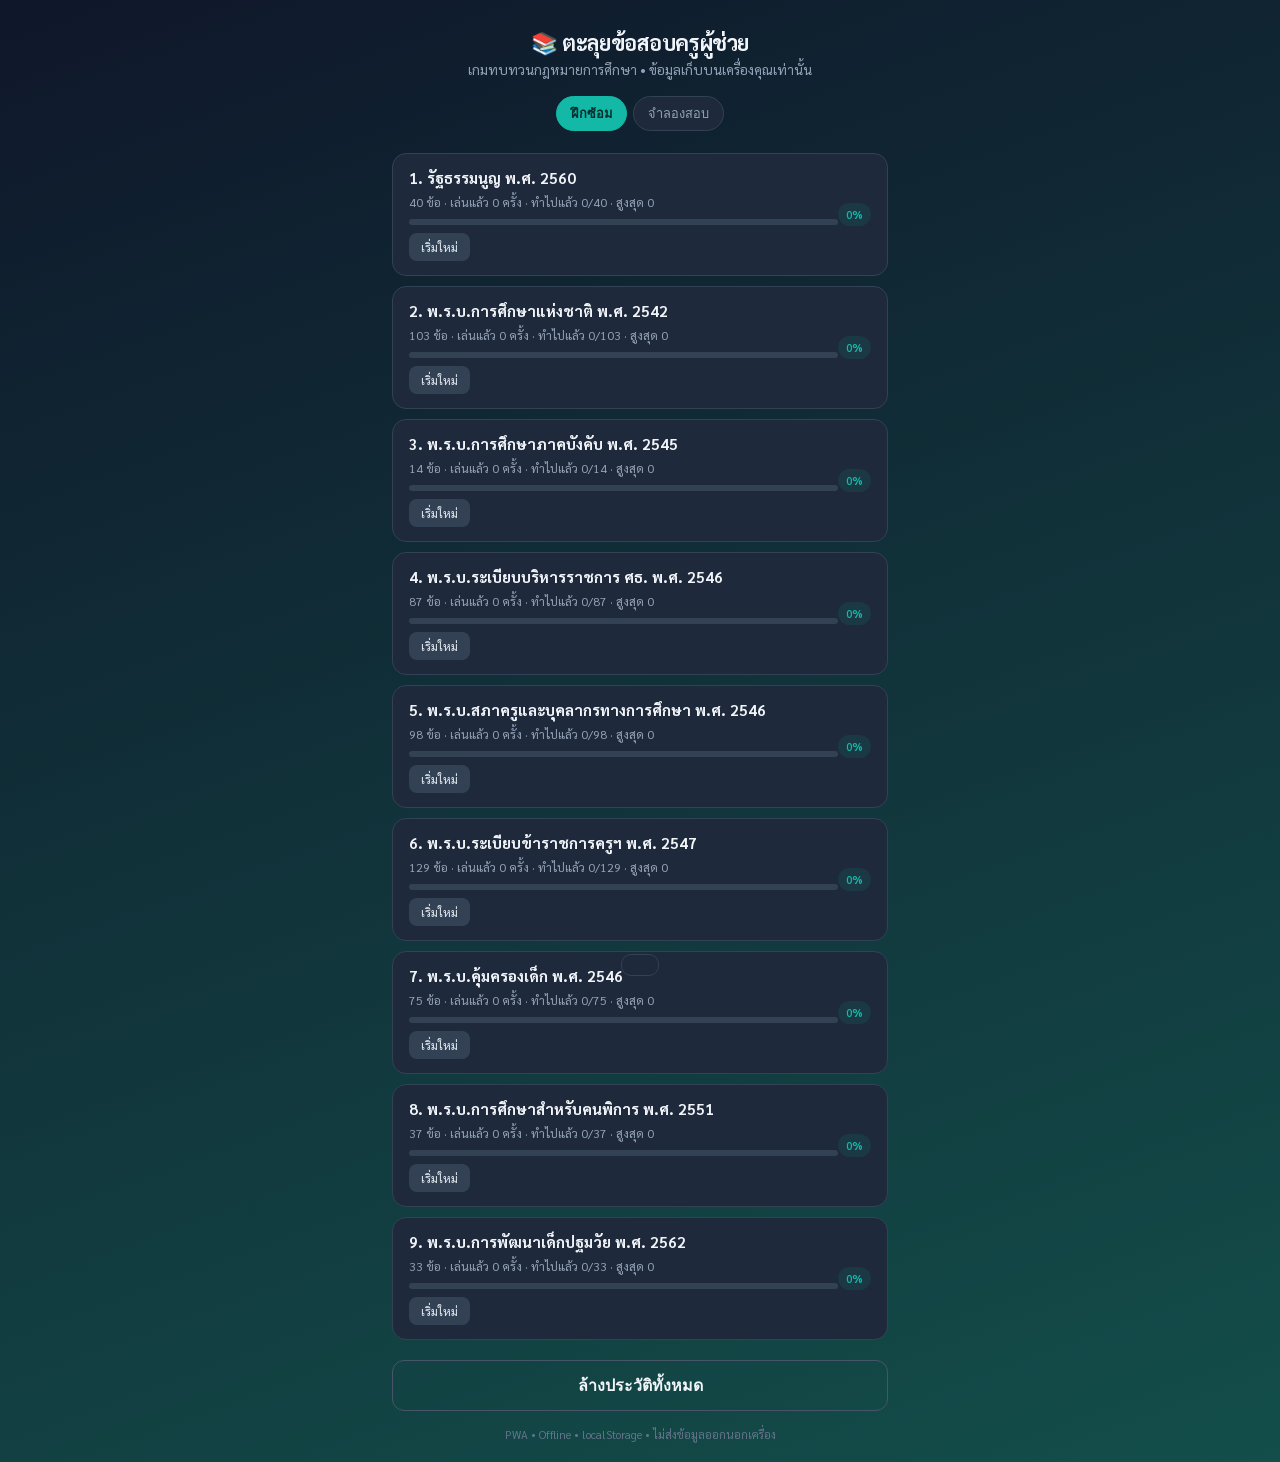
<file: LawKohKai1/index.html>
<!DOCTYPE html>
<html lang="th">
<head>
<meta charset="UTF-8">
<meta name="viewport" content="width=device-width, initial-scale=1, maximum-scale=1, user-scalable=no">
<link rel="preconnect" href="https://fonts.googleapis.com">
  <link rel="preconnect" href="https://fonts.gstatic.com" crossorigin>
  <link href="https://fonts.googleapis.com/css2?family=Sarabun:wght@400;500;600;700&display=swap" rel="stylesheet">
  <meta name="theme-color" content="#0f766e">
<meta name="apple-mobile-web-app-capable" content="yes">
<meta name="apple-mobile-web-app-status-bar-style" content="black-translucent">
<title>เกมตะลุยข้อสอบครูผู้ช่วย | กฎหมายการศึกษา</title>
<link rel="manifest" href="manifest.json">
<link rel="icon" href="data:image/svg+xml,<svg xmlns='http://www.w3.org/2000/svg' viewBox='0 0 100 100'><text y='.9em' font-size='90'>📚</text></svg>">
<style>
:root {
  --bg: #0f172a;
  --card: #1e293b;
  --accent: #14b8a6;
  --accent2: #f59e0b;
  --danger: #ef4444;
  --success: #22c55e;
  --text: #f1f5f9;
  --muted: #94a3b8;
}
* { box-sizing: border-box; margin: 0; padding: 0; }
body {
  font-family: 'Sarabun', 'Segoe UI', system-ui, sans-serif;
  background: linear-gradient(160deg, #0f172a 0%, #134e4a 100%);
  color: var(--text);
  min-height: 100dvh;
  overflow-x: hidden;
}
.app { max-width: 520px; margin: 0 auto; padding: 12px; min-height: 100dvh; display: flex; flex-direction: column; }
header {
  text-align: center; padding: 16px 8px 8px;
}
header h1 { font-size: 1.35rem; font-weight: 700; letter-spacing: -0.02em; }
header p { color: var(--muted); font-size: 0.85rem; margin-top: 4px; }
.screen { display: none; flex: 1; flex-direction: column; }
.screen.active { display: flex; }
.level-grid { display: grid; gap: 10px; margin-top: 12px; }
.level-card {
  background: var(--card);
  border-radius: 14px;
  padding: 14px 16px;
  border: 1px solid #334155;
  cursor: pointer;
  transition: transform .15s, border-color .15s;
  display: flex; justify-content: space-between; align-items: center;
}
.level-card:active { transform: scale(0.98); }
.level-card:hover { border-color: var(--accent); }
.level-card .info h3 { font-size: 0.95rem; margin-bottom: 2px; }
.level-card .info span { font-size: 0.75rem; color: var(--muted); }
.badge {
  background: #0f766e33; color: var(--accent);
  font-size: 0.7rem; padding: 4px 8px; border-radius: 999px; font-weight: 600;
}
.progress-bar {
  height: 6px; background: #334155; border-radius: 3px; margin-top: 8px; overflow: hidden;
}
.progress-fill { height: 100%; background: var(--accent); border-radius: 3px; transition: width .3s; }
.btn {
  display: inline-flex; align-items: center; justify-content: center; gap: 6px;
  background: var(--accent); color: #042f2e; border: none; border-radius: 12px;
  padding: 12px 20px; font-size: 1rem; font-weight: 700; cursor: pointer;
  transition: opacity .15s, transform .1s;
}
.btn:active { transform: scale(0.97); }
.btn:disabled { opacity: 0.5; cursor: not-allowed; }
.btn-outline {
  background: transparent; border: 1.5px solid #475569; color: var(--text);
}
.btn-danger { background: var(--danger); color: white; }
.btn-row { display: flex; gap: 10px; margin-top: 16px; }
.btn-row .btn { flex: 1; }

/* Quiz */
.quiz-header {
  display: flex; justify-content: space-between; align-items: center;
  padding: 8px 0 12px; border-bottom: 1px solid #334155; margin-bottom: 12px;
}
.quiz-header .score { font-weight: 700; color: var(--accent2); }
.q-num { font-size: 0.8rem; color: var(--muted); }
.question-box {
  background: var(--card); border-radius: 16px; padding: 18px;
  border: 1px solid #334155; margin-bottom: 14px; line-height: 1.55;
  font-size: 1.02rem;
}
.options { display: flex; flex-direction: column; gap: 8px; }
.opt {
  background: #0f172a; border: 1.5px solid #334155; border-radius: 12px;
  padding: 12px 14px; text-align: left; cursor: pointer; font-size: 0.95rem;
  transition: border-color .15s, background .15s; display: flex; gap: 10px; align-items: flex-start;
}
.opt:hover { border-color: var(--accent); }
.opt .letter {
  flex-shrink: 0; width: 26px; height: 26px; border-radius: 50%;
  background: #1e293b; display: flex; align-items: center; justify-content: center;
  font-weight: 700; font-size: 0.85rem; color: var(--accent);
}
.opt.correct { border-color: var(--success); background: #14532d44; }
.opt.wrong { border-color: var(--danger); background: #7f1d1d44; }
.opt.disabled { pointer-events: none; opacity: 0.85; }
.feedback {
  margin-top: 12px; padding: 10px 14px; border-radius: 10px; font-size: 0.9rem;
  display: none;
}
.feedback.show { display: block; }
.feedback.ok { background: #14532d55; color: #86efac; }
.feedback.bad { background: #7f1d1d55; color: #fca5a5; }

/* Result */
.result-card {
  background: var(--card); border-radius: 18px; padding: 24px; text-align: center;
  border: 1px solid #334155; margin-top: 20px;
}
.result-card .big-score { font-size: 3rem; font-weight: 800; color: var(--accent); }
.result-card .stars { font-size: 1.8rem; margin: 8px 0; letter-spacing: 4px; }
.stat-row { display: flex; justify-content: space-around; margin: 16px 0; }
.stat-row div { text-align: center; }
.stat-row .n { font-size: 1.4rem; font-weight: 700; }
.stat-row .l { font-size: 0.75rem; color: var(--muted); }

.footer-note {
  text-align: center; font-size: 0.7rem; color: #64748b; margin-top: auto; padding: 16px 0 8px;
}
.toast {
  position: fixed; bottom: 24px; left: 50%; transform: translateX(-50%) translateY(100px);
  background: #1e293b; color: white; padding: 10px 18px; border-radius: 10px;
  font-size: 0.85rem; border: 1px solid #334155; transition: transform .3s; z-index: 99;
}
.toast.show { transform: translateX(-50%) translateY(0); }
.mode-toggle {
  display: flex; gap: 6px; margin: 10px 0; justify-content: center;
}
.mode-toggle button {
  background: #1e293b; border: 1px solid #334155; color: var(--muted);
  padding: 6px 14px; border-radius: 999px; font-size: 0.8rem; cursor: pointer;
}
.mode-toggle button.active { background: var(--accent); color: #042f2e; border-color: var(--accent); font-weight: 600; }

.level-actions{display:flex;gap:8px;margin-top:8px;flex-wrap:wrap}
.level-actions button{font-size:.75rem;padding:6px 12px;border-radius:8px;border:none;cursor:pointer;font-family:inherit}
.btn-continue{background:#14b8a6;color:#fff}
.btn-wrong{background:#f59e0b;color:#fff}
.btn-restart{background:#334155;color:#e2e8f0}
.wrong-badge{background:#f59e0b;color:#fff;font-size:.7rem;padding:2px 8px;border-radius:10px;margin-left:6px}

#qText, .q-text {
  white-space: pre-wrap !important;
  word-break: break-word !important;
  overflow: visible !important;
  max-height: none !important;
  font-size: 1rem;
  line-height: 1.65;
}
.q-box, #qBox {
  overflow: visible !important;
  max-height: none !important;
}
.opt, .option {
  white-space: pre-wrap !important;
  word-break: break-word !important;
  overflow: visible !important;
  max-height: none !important;
  line-height: 1.5;
}
#quiz, .quiz-area {
  overflow-y: auto;
  -webkit-overflow-scrolling: touch;
}



#qText {
  white-space: pre-wrap !important;
  word-break: break-word !important;
  overflow: visible !important;
  max-height: none !important;
  line-height: 1.65;
}
.opt {
  white-space: pre-wrap !important;
  word-break: break-word !important;
}

.feedback, .feedback.show, #feedback {
  white-space: pre-wrap !important;
  word-break: break-word !important;
  overflow: visible !important;
  max-height: none !important;
  height: auto !important;
  line-height: 1.6 !important;
  font-size: 0.88rem !important;
  padding: 12px 14px !important;
  margin: 10px 0 !important;
}
#qText {
  white-space: pre-wrap !important;
  word-break: break-word !important;
  overflow: visible !important;
  max-height: none !important;
}
.opt { white-space: pre-wrap !important; word-break: break-word !important; }
#quiz { overflow-y: auto !important; -webkit-overflow-scrolling: touch; }

</style>
</head>
<body>
<div class="app">
  <!-- HOME -->
  <div id="home" class="screen active">
    <header>
      <h1>📚 ตะลุยข้อสอบครูผู้ช่วย</h1>
      <p>เกมทบทวนกฎหมายการศึกษา • ข้อมูลเก็บบนเครื่องคุณเท่านั้น</p>
    </header>
    <div class="mode-toggle">
      <button class="active" data-mode="practice">ฝึกซ้อม</button>
      <button data-mode="exam">จำลองสอบ</button>
    </div>
    <div class="level-grid" id="levelGrid"></div>
    <div class="btn-row" style="margin-top:20px">
      <button class="btn btn-outline" onclick="resetAllProgress()">ล้างประวัติทั้งหมด</button>
    </div>
    <p class="footer-note">PWA • Offline • localStorage • ไม่ส่งข้อมูลออกนอกเครื่อง</p>
  </div>

  <!-- QUIZ -->
  <div id="quiz" class="screen">
    <div class="quiz-header">
      <button class="btn btn-outline" style="padding:6px 12px;font-size:0.85rem" onclick="goHome()">← กลับ</button>
      <div class="q-num" id="qProgress">1 / 40</div>
      <div class="score" id="liveScore">0 คะแนน</div>
    </div>
    <div class="progress-bar"><div class="progress-fill" id="qBar" style="width:0%"></div></div>
    <div class="question-box" id="qText"></div>
    <div class="options" id="opts"></div>
    <div class="feedback" id="feedback"></div>
    <div class="btn-row">
      <button class="btn" id="nextBtn" style="display:none" onclick="nextQ()">ข้อถัดไป →</button>
    </div>
  </div>

  <!-- RESULT -->
  <div id="result" class="screen">
    <div class="result-card">
      <div class="stars" id="stars">★★★</div>
      <div class="big-score" id="finalScore">0%</div>
      <p id="resultMsg">ยอดเยี่ยม!</p>
      <div class="stat-row">
        <div><div class="n" id="rCorrect">0</div><div class="l">ถูก</div></div>
        <div><div class="n" id="rWrong">0</div><div class="l">ผิด</div></div>
        <div><div class="n" id="rTotal">0</div><div class="l">ทั้งหมด</div></div>
      </div>
      <div class="btn-row">
        <button class="btn btn-outline" onclick="goHome()">หน้าหลัก</button>
        <button class="btn" onclick="retryLevel()">เล่นอีกครั้ง</button>
      </div>
    </div>
  </div>
</div>
<div class="toast" id="toast"></div>

<script>
const STORAGE_KEY = 'teacherQuizProgress_v1';
let QUESTIONS = {};
let wrongOnlyMode = false;
let mode = 'practice'; // practice | exam
let currentLevel = null;
let currentQs = [];
let idx = 0;
let score = 0;
let answered = false;

function loadData() {
  const el = document.getElementById('qdata');
  if (el && el.textContent && el.textContent.trim().length > 10) {
    try {
      QUESTIONS = JSON.parse(el.textContent);
      renderLevels();
      return;
    } catch (e) { console.error(e); }
  }
  fetch('questions.json')
    .then(r => { if (!r.ok) throw new Error('HTTP '+r.status); return r.json(); })
    .then(d => { QUESTIONS = d; renderLevels(); })
    .catch(e => { console.error(e); toast('โหลดข้อสอบไม่สำเร็จ'); });
}

function getProgress() {
  try { return JSON.parse(localStorage.getItem(STORAGE_KEY) || '{}'); }
  catch { return {}; }
}
function saveProgress(data) {
  localStorage.setItem(STORAGE_KEY, JSON.stringify(data));
}

function renderLevels() {
  const grid = document.getElementById('levelGrid');
  const prog = getProgress();
  grid.innerHTML = '';
  const keys = Object.keys(QUESTIONS);
  keys.forEach((name, i) => {
    const qs = QUESTIONS[name];
    if (!qs || !qs.length) return;
    const p = prog[name] || {};
    const played = p.played || p.plays || 0;
    const best = p.best || 0;
    const answered = p.answered || 0;
    const lastIdx = p.lastIdx || 0;
    const wrongs = (p.wrongIds || []);
    const pct = Math.round((best / qs.length) * 100) || 0;
    const card = document.createElement('div');
    card.className = 'level-card';
    card.innerHTML = `
      <div class="info" style="flex:1;cursor:pointer" data-start="1">
        <h3>${i+1}. ${name}</h3>
        <span>${qs.length} ข้อ · เล่นแล้ว ${played} ครั้ง · ทำไปแล้ว ${answered}/${qs.length} · สูงสุด ${best}</span>
        <div class="progress-bar"><div class="progress-fill" style="width:${pct}%"></div></div>
        <div class="level-actions"></div>
      </div>
      <div class="badge">${pct}%</div>`;
    const actions = card.querySelector('.level-actions');
    // เริ่มใหม่
    const bStart = document.createElement('button');
    bStart.className = 'btn-restart';
    bStart.textContent = 'เริ่มใหม่';
    bStart.onclick = (e) => { e.stopPropagation(); startLevel(name, 0, false); };
    actions.appendChild(bStart);
    // ทำต่อ
    if (lastIdx > 0 && lastIdx < qs.length) {
      const bCont = document.createElement('button');
      bCont.className = 'btn-continue';
      bCont.textContent = 'ทำต่อข้อ ' + (lastIdx + 1);
      bCont.onclick = (e) => { e.stopPropagation(); startLevel(name, lastIdx, false); };
      actions.appendChild(bCont);
    }
    // ข้อผิด
    if (wrongs.length > 0) {
      const bWrong = document.createElement('button');
      bWrong.className = 'btn-wrong';
      bWrong.textContent = 'ทบทวนข้อผิด (' + wrongs.length + ')';
      bWrong.onclick = (e) => { e.stopPropagation(); startLevel(name, 0, true); };
      actions.appendChild(bWrong);
    }
    card.querySelector('[data-start]').onclick = () => startLevel(name, 0, false);
    grid.appendChild(card);
  });
}

function startLevel(name, resumeIdx, wrongOnly) {
  currentLevel = name;
  wrongOnlyMode = !!wrongOnly;
  const prog = getProgress();
  const p = prog[name] || {};
  let pool;
  if (wrongOnly && p.wrongIds && p.wrongIds.length) {
    const all = QUESTIONS[name];
    const idSet = new Set(p.wrongIds);
    pool = all.filter(q => idSet.has(q.id));
    if (!pool.length) pool = [...all];
  } else {
    pool = [...QUESTIONS[name]];
    // shuffle only if starting fresh (not resume)
    if (!resumeIdx) {
      for (let i = pool.length - 1; i > 0; i--) {
        const j = Math.floor(Math.random() * (i + 1));
        [pool[i], pool[j]] = [pool[j], pool[i]];
      }
    }
    if (mode === 'exam') {
      pool = pool.slice(0, Math.min(40, pool.length));
    }
  }
  currentQs = pool;
  idx = resumeIdx || 0;
  if (idx >= currentQs.length) idx = 0;
  score = p.lastScore || 0;
  if (!resumeIdx) score = 0;
  showScreen('quiz');
  showQ();
}

function showQ() {
  answered = false;
  const q = currentQs[idx];
  document.getElementById('qProgress').textContent = `${idx+1} / ${currentQs.length}`;
  document.getElementById('liveScore').textContent = `${score} คะแนน`;
  document.getElementById('qBar').style.width = `${((idx)/currentQs.length)*100}%`;
  document.getElementById('qText').textContent = q.q || '(ไม่มีข้อความคำถาม)';
  document.getElementById('feedback').className = 'feedback';
  document.getElementById('nextBtn').style.display = 'none';

  const optsEl = document.getElementById('opts');
  optsEl.innerHTML = '';
  const letters = ['ก','ข','ค','ง','จ'];
  const optCount = letters.filter(L => q.opts[L]).length;
  letters.forEach(L => {
    if (!q.opts[L]) return;
    const btn = document.createElement('button');
    btn.className = 'opt';
    btn.innerHTML = `<span class="letter">${L}</span><span>${q.opts[L]}</span>`;
    btn.onclick = () => selectOpt(L, btn);
    optsEl.appendChild(btn);
  });
  // ปุ่มดูเฉลย ถ้าตัวเลือกไม่ครบ
  if (optCount < 2) {
    const rev = document.createElement('button');
    rev.className = 'btn';
    rev.style.marginTop = '12px';
    rev.textContent = 'ดูเฉลย';
    rev.onclick = () => {
      if (answered) return;
      answered = true;
      const fb = document.getElementById('feedback');
      fb.className = 'feedback show ok';
      fb.textContent = '✅ เฉลย: ' + q.a + (q.opts[q.a] ? ' — ' + q.opts[q.a] : '') + (q.exp ? '\n\n📖 ' + q.exp : '');
      document.getElementById('nextBtn').style.display = 'flex';
      if (idx === currentQs.length - 1) document.getElementById('nextBtn').textContent = 'ดูผลคะแนน';
    };
    optsEl.appendChild(rev);
  }
}

function selectOpt(letter, btn) {
  if (answered) return;
  answered = true;
  const q = currentQs[idx];
  const correct = q.a;
  const all = document.querySelectorAll('.opt');
  all.forEach(el => el.classList.add('disabled'));

  const fb = document.getElementById('feedback');
  const exp = q.exp ? '\n\n📖 ' + q.exp : '';
  if (letter === correct) {
    score++;
    btn.classList.add('correct');
    fb.className = 'feedback show ok';
    fb.textContent = '✅ ถูกต้อง!' + exp;
    try {
      const pp = getProgress();
      if (pp[currentLevel] && pp[currentLevel].wrongIds) {
        pp[currentLevel].wrongIds = pp[currentLevel].wrongIds.filter(id => id !== q.id);
        saveProgress(pp);
      }
    } catch(e) {}
  } else {
    btn.classList.add('wrong');
    all.forEach(el => {
      if (el.querySelector('.letter') && el.querySelector('.letter').textContent === correct)
        el.classList.add('correct');
    });
    fb.className = 'feedback show bad';
    const ansText = q.opts[correct] ? (correct + ' — ' + q.opts[correct]) : correct;
    fb.textContent = '❌ ผิด — เฉลยข้อ ' + ansText + exp;
    try {
      const pp = getProgress();
      if (!pp[currentLevel]) pp[currentLevel] = { played: 0, best: 0, answered: 0, wrongIds: [] };
      if (!pp[currentLevel].wrongIds) pp[currentLevel].wrongIds = [];
      if (!pp[currentLevel].wrongIds.includes(q.id)) pp[currentLevel].wrongIds.push(q.id);
      saveProgress(pp);
    } catch(e) {}
  }
  try {
    const p2 = getProgress();
    if (!p2[currentLevel]) p2[currentLevel] = { played: 0, best: 0, answered: 0, wrongIds: [] };
    p2[currentLevel].lastIdx = idx + 1;
    p2[currentLevel].answered = Math.max(p2[currentLevel].answered || 0, idx + 1);
    p2[currentLevel].lastScore = score;
    saveProgress(p2);
  } catch(e) {}

  document.getElementById('nextBtn').style.display = 'flex';
  if (idx === currentQs.length - 1) {
    document.getElementById('nextBtn').textContent = 'ดูผลคะแนน';
  }
}

function nextQ() {
  if (idx >= currentQs.length - 1) {
    finish();
    return;
  }
  idx++;
  showQ();
}

function finish() {
  const total = currentQs.length;
  const pct = Math.round((score / total) * 100);
  // save
  const prog = getProgress();
  const prev = prog[currentLevel] || { best: 0, played: 0, answered: 0 };
  // ถ้าเคยนับจาก partial แล้ว ไม่นับ plays ซ้ำ
  if (!prev._partial) {
    prev.played = (prev.played || prev.plays || 0) + 1;
  }
  delete prev._partial;
  delete prev.plays;
  prev.last = score;
  prev.answered = total;
  prev.lastIdx = 0;
  prev.lastScore = score;
  if (score > (prev.best || 0)) prev.best = score;
  prog[currentLevel] = prev;
  saveProgress(prog);

  document.getElementById('finalScore').textContent = pct + '%';
  document.getElementById('rCorrect').textContent = score;
  document.getElementById('rWrong').textContent = total - score;
  document.getElementById('rTotal').textContent = total;
  let stars = '★☆☆';
  let msg = 'พยายามต่อไปนะ!';
  if (pct >= 90) { stars = '★★★'; msg = 'ยอดเยี่ยมมาก! พร้อมสอบจริงแล้ว'; }
  else if (pct >= 70) { stars = '★★☆'; msg = 'ดีมาก เกือบเต็มแล้ว'; }
  else if (pct >= 50) { stars = '★☆☆'; msg = 'พอใช้ ฝึกเพิ่มอีกนิด'; }
  document.getElementById('stars').textContent = stars;
  document.getElementById('resultMsg').textContent = msg;
  showScreen('result');
}

function retryLevel() {
  if (currentLevel) startLevel(currentLevel);
}

function goHome() {
  // บันทึกความคืบหน้าบางส่วน ถ้าออกกลางด่าน
  if (currentLevel && currentQs.length > 0 && idx > 0) {
    const p = getProgress();
    if (!p[currentLevel]) p[currentLevel] = { played: 0, best: 0, last: 0, answered: 0 };
    p[currentLevel].answered = Math.max(p[currentLevel].answered || 0, idx);
    p[currentLevel].lastIdx = idx;
    p[currentLevel].lastScore = score;
    p[currentLevel].last = Math.max(p[currentLevel].last || 0, score);
    // นับเป็น plays เฉพาะเมื่อตอบอย่างน้อย 1 ข้อ
    if (idx >= 1 && !(p[currentLevel]._partial)) {
      p[currentLevel].played = (p[currentLevel].played || p[currentLevel].plays || 0) + 1;
      p[currentLevel]._partial = true;
    }
    saveProgress(p);
  }
  showScreen('home');
  renderLevels();
}

function showScreen(id) {
  document.querySelectorAll('.screen').forEach(s => s.classList.remove('active'));
  document.getElementById(id).classList.add('active');
}

function resetAllProgress() {
  if (confirm('ลบประวัติการเล่นทั้งหมดบนเครื่องนี้?')) {
    localStorage.removeItem(STORAGE_KEY);
    renderLevels();
    toast('ล้างประวัติแล้ว');
  }
}

function toast(msg) {
  const t = document.getElementById('toast');
  t.textContent = msg;
  t.classList.add('show');
  setTimeout(() => t.classList.remove('show'), 2200);
}

// mode toggle
document.querySelectorAll('.mode-toggle button').forEach(b => {
  b.onclick = () => {
    document.querySelectorAll('.mode-toggle button').forEach(x => x.classList.remove('active'));
    b.classList.add('active');
    mode = b.dataset.mode;
  };
});

// SW
if ('serviceWorker' in navigator) {
  navigator.serviceWorker.register('sw.js').catch(()=>{});
}

loadData();
</script>
</body>
</html>
</file>
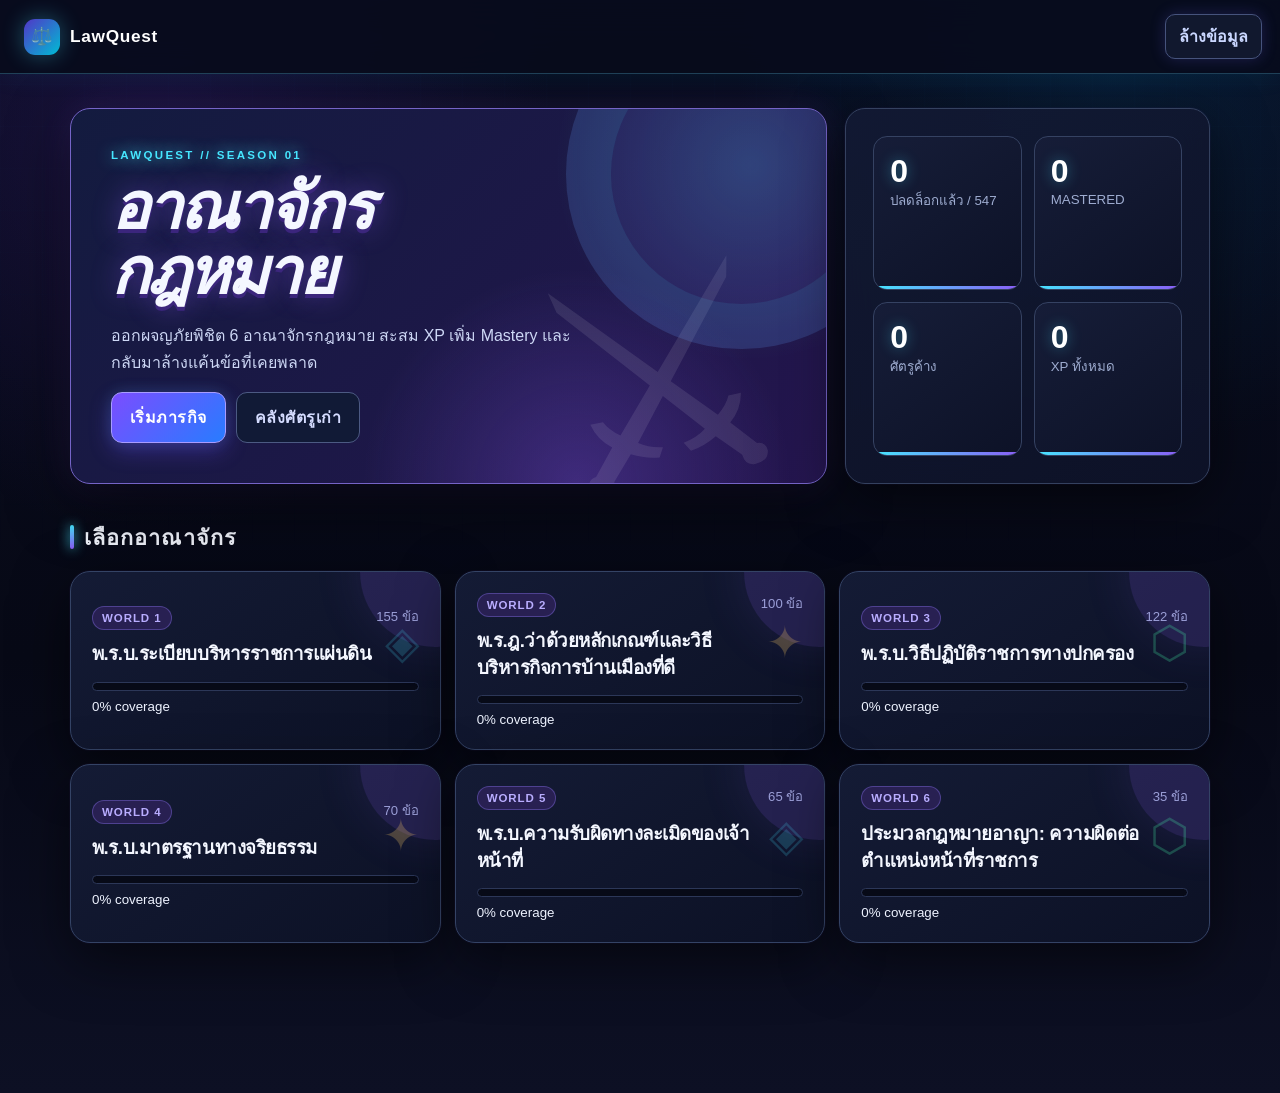
<file: lawquest-pwa/index.html>
<!doctype html><html lang="th"><head><meta charset="utf-8"><meta name="viewport" content="width=device-width,initial-scale=1,viewport-fit=cover"><meta name="theme-color" content="#102a43"><meta name="description" content="เกมทบทวนข้อสอบกฎหมาย 528 ข้อ ใช้งานออฟไลน์ได้"><link rel="manifest" href="manifest.webmanifest"><link rel="icon" href="assets/icon-192.png"><link rel="stylesheet" href="css/app.css"><link rel="stylesheet" href="css/game.css"><link rel="stylesheet" href="css/mobile-fix.css"><title>LawQuest — พิชิตข้อสอบกฎหมาย</title></head>
<body><header><button class="brand" data-go="home"><span>⚖️</span><b>LawQuest</b></button><div class="header-actions"><span id="offline" hidden>ออฟไลน์</span><button id="install" hidden>ติดตั้งแอป</button><button id="reset" class="ghost">ล้างข้อมูล</button></div></header><main id="app"><div class="loading">กำลังเปิดคลังข้อสอบ…</div></main><nav><button data-go="home">⌂<small>หน้าหลัก</small></button><button data-go="wrong">↺<small>ข้อที่ผิด</small></button><button data-go="review">◎<small>ทบทวน</small></button></nav><div id="toast" role="status"></div><script type="module" src="js/app.js"></script></body></html>
</file>
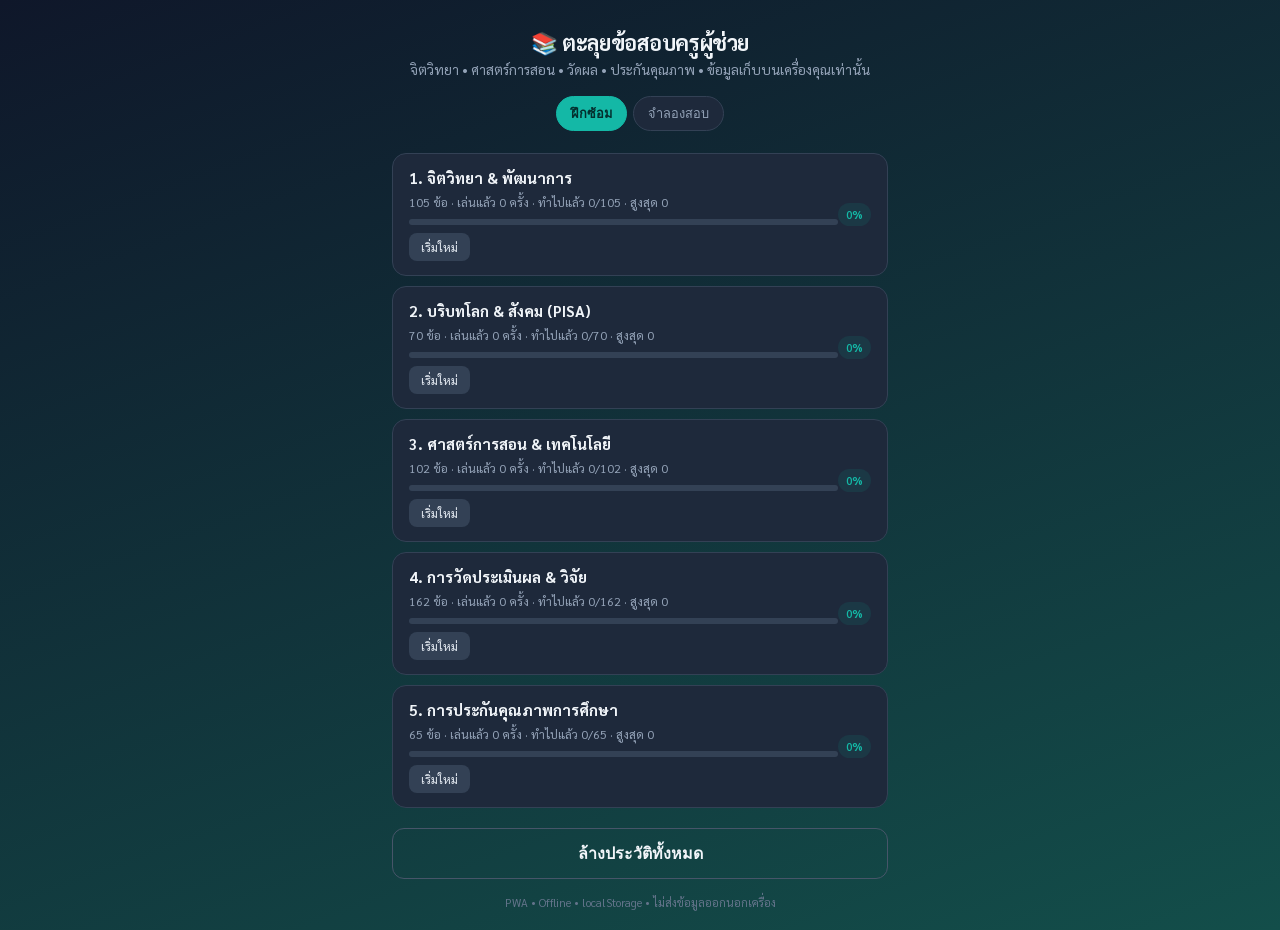
<file: LawKohkai-1/standalone.html>
<!DOCTYPE html>
<html lang="th">
<head>
<meta charset="UTF-8">
<meta name="viewport" content="width=device-width, initial-scale=1, maximum-scale=1, user-scalable=no">
<link rel="preconnect" href="https://fonts.googleapis.com">
  <link rel="preconnect" href="https://fonts.gstatic.com" crossorigin>
  <link href="https://fonts.googleapis.com/css2?family=Sarabun:wght@400;500;600;700&display=swap" rel="stylesheet">
  <meta name="theme-color" content="#0f766e">
<meta name="apple-mobile-web-app-capable" content="yes">
<meta name="apple-mobile-web-app-status-bar-style" content="black-translucent">
<title>เกมตะลุยข้อสอบครูผู้ช่วย | วิชาชีพครู</title>
<link rel="manifest" href="manifest.json">
<link rel="icon" href="data:image/svg+xml,<svg xmlns='http://www.w3.org/2000/svg' viewBox='0 0 100 100'><text y='.9em' font-size='90'>📚</text></svg>">
<style>
:root {
  --bg: #0f172a;
  --card: #1e293b;
  --accent: #14b8a6;
  --accent2: #f59e0b;
  --danger: #ef4444;
  --success: #22c55e;
  --text: #f1f5f9;
  --muted: #94a3b8;
}
* { box-sizing: border-box; margin: 0; padding: 0; }
body {
  font-family: 'Sarabun', 'Segoe UI', system-ui, sans-serif;
  background: linear-gradient(160deg, #0f172a 0%, #134e4a 100%);
  color: var(--text);
  min-height: 100dvh;
  overflow-x: hidden;
}
.app { max-width: 520px; margin: 0 auto; padding: 12px; min-height: 100dvh; display: flex; flex-direction: column; }
header {
  text-align: center; padding: 16px 8px 8px;
}
header h1 { font-size: 1.35rem; font-weight: 700; letter-spacing: -0.02em; }
header p { color: var(--muted); font-size: 0.85rem; margin-top: 4px; }
.screen { display: none; flex: 1; flex-direction: column; }
.screen.active { display: flex; }
.level-grid { display: grid; gap: 10px; margin-top: 12px; }
.level-card {
  background: var(--card);
  border-radius: 14px;
  padding: 14px 16px;
  border: 1px solid #334155;
  cursor: pointer;
  transition: transform .15s, border-color .15s;
  display: flex; justify-content: space-between; align-items: center;
}
.level-card:active { transform: scale(0.98); }
.level-card:hover { border-color: var(--accent); }
.level-card .info h3 { font-size: 0.95rem; margin-bottom: 2px; }
.level-card .info span { font-size: 0.75rem; color: var(--muted); }
.badge {
  background: #0f766e33; color: var(--accent);
  font-size: 0.7rem; padding: 4px 8px; border-radius: 999px; font-weight: 600;
}
.progress-bar {
  height: 6px; background: #334155; border-radius: 3px; margin-top: 8px; overflow: hidden;
}
.progress-fill { height: 100%; background: var(--accent); border-radius: 3px; transition: width .3s; }
.btn {
  display: inline-flex; align-items: center; justify-content: center; gap: 6px;
  background: var(--accent); color: #042f2e; border: none; border-radius: 12px;
  padding: 12px 20px; font-size: 1rem; font-weight: 700; cursor: pointer;
  transition: opacity .15s, transform .1s;
}
.btn:active { transform: scale(0.97); }
.btn:disabled { opacity: 0.5; cursor: not-allowed; }
.btn-outline {
  background: transparent; border: 1.5px solid #475569; color: var(--text);
}
.btn-danger { background: var(--danger); color: white; }
.btn-row { display: flex; gap: 10px; margin-top: 16px; }
.btn-row .btn { flex: 1; }

/* Quiz */
.quiz-header {
  display: flex; justify-content: space-between; align-items: center;
  padding: 8px 0 12px; border-bottom: 1px solid #334155; margin-bottom: 12px;
}
.quiz-header .score { font-weight: 700; color: var(--accent2); }
.q-num { font-size: 0.8rem; color: var(--muted); }
.question-box {
  background: var(--card); border-radius: 16px; padding: 18px;
  border: 1px solid #334155; margin-bottom: 14px; line-height: 1.55;
  font-size: 1.02rem;
}
.options { display: flex; flex-direction: column; gap: 8px; }
.opt {
  background: #0f172a; border: 1.5px solid #334155; border-radius: 12px;
  padding: 12px 14px; text-align: left; cursor: pointer; font-size: 0.95rem;
  transition: border-color .15s, background .15s; display: flex; gap: 10px; align-items: flex-start;
}
.opt:hover { border-color: var(--accent); }
.opt .letter {
  flex-shrink: 0; width: 26px; height: 26px; border-radius: 50%;
  background: #1e293b; display: flex; align-items: center; justify-content: center;
  font-weight: 700; font-size: 0.85rem; color: var(--accent);
}
.opt.correct { border-color: var(--success); background: #14532d44; }
.opt.wrong { border-color: var(--danger); background: #7f1d1d44; }
.opt.disabled { pointer-events: none; opacity: 0.85; }
.feedback {
  margin-top: 12px; padding: 10px 14px; border-radius: 10px; font-size: 0.9rem;
  display: none;
}
.feedback.show { display: block; }
.feedback.ok { background: #14532d55; color: #86efac; }
.feedback.bad { background: #7f1d1d55; color: #fca5a5; }

/* Result */
.result-card {
  background: var(--card); border-radius: 18px; padding: 24px; text-align: center;
  border: 1px solid #334155; margin-top: 20px;
}
.result-card .big-score { font-size: 3rem; font-weight: 800; color: var(--accent); }
.result-card .stars { font-size: 1.8rem; margin: 8px 0; letter-spacing: 4px; }
.stat-row { display: flex; justify-content: space-around; margin: 16px 0; }
.stat-row div { text-align: center; }
.stat-row .n { font-size: 1.4rem; font-weight: 700; }
.stat-row .l { font-size: 0.75rem; color: var(--muted); }

.footer-note {
  text-align: center; font-size: 0.7rem; color: #64748b; margin-top: auto; padding: 16px 0 8px;
}
.toast {
  position: fixed; bottom: 24px; left: 50%; transform: translateX(-50%) translateY(100px);
  background: #1e293b; color: white; padding: 10px 18px; border-radius: 10px;
  font-size: 0.85rem; border: 1px solid #334155; transition: transform .3s; z-index: 99;
}
.toast.show { transform: translateX(-50%) translateY(0); }
.mode-toggle {
  display: flex; gap: 6px; margin: 10px 0; justify-content: center;
}
.mode-toggle button {
  background: #1e293b; border: 1px solid #334155; color: var(--muted);
  padding: 6px 14px; border-radius: 999px; font-size: 0.8rem; cursor: pointer;
}
.mode-toggle button.active { background: var(--accent); color: #042f2e; border-color: var(--accent); font-weight: 600; }

.level-actions{display:flex;gap:8px;margin-top:8px;flex-wrap:wrap}
.level-actions button{font-size:.75rem;padding:6px 12px;border-radius:8px;border:none;cursor:pointer;font-family:inherit}
.btn-continue{background:#14b8a6;color:#fff}
.btn-wrong{background:#f59e0b;color:#fff}
.btn-restart{background:#334155;color:#e2e8f0}
.wrong-badge{background:#f59e0b;color:#fff;font-size:.7rem;padding:2px 8px;border-radius:10px;margin-left:6px}
</style>
</head>
<body>
<div class="app">
  <!-- HOME -->
  <div id="home" class="screen active">
    <header>
      <h1>📚 ตะลุยข้อสอบครูผู้ช่วย</h1>
      <p>จิตวิทยา • ศาสตร์การสอน • วัดผล • ประกันคุณภาพ • ข้อมูลเก็บบนเครื่องคุณเท่านั้น</p>
    </header>
    <div class="mode-toggle">
      <button class="active" data-mode="practice">ฝึกซ้อม</button>
      <button data-mode="exam">จำลองสอบ</button>
    </div>
    <div class="level-grid" id="levelGrid"></div>
    <div class="btn-row" style="margin-top:20px">
      <button class="btn btn-outline" onclick="resetAllProgress()">ล้างประวัติทั้งหมด</button>
    </div>
    <p class="footer-note">PWA • Offline • localStorage • ไม่ส่งข้อมูลออกนอกเครื่อง</p>
  </div>

  <!-- QUIZ -->
  <div id="quiz" class="screen">
    <div class="quiz-header">
      <button class="btn btn-outline" style="padding:6px 12px;font-size:0.85rem" onclick="goHome()">← กลับ</button>
      <div class="q-num" id="qProgress">1 / 40</div>
      <div class="score" id="liveScore">0 คะแนน</div>
    </div>
    <div class="progress-bar"><div class="progress-fill" id="qBar" style="width:0%"></div></div>
    <div class="question-box" id="qText"></div>
    <div class="options" id="opts"></div>
    <div class="feedback" id="feedback"></div>
    <div class="btn-row">
      <button class="btn" id="nextBtn" style="display:none" onclick="nextQ()">ข้อถัดไป →</button>
    </div>
  </div>

  <!-- RESULT -->
  <div id="result" class="screen">
    <div class="result-card">
      <div class="stars" id="stars">★★★</div>
      <div class="big-score" id="finalScore">0%</div>
      <p id="resultMsg">ยอดเยี่ยม!</p>
      <div class="stat-row">
        <div><div class="n" id="rCorrect">0</div><div class="l">ถูก</div></div>
        <div><div class="n" id="rWrong">0</div><div class="l">ผิด</div></div>
        <div><div class="n" id="rTotal">0</div><div class="l">ทั้งหมด</div></div>
      </div>
      <div class="btn-row">
        <button class="btn btn-outline" onclick="goHome()">หน้าหลัก</button>
        <button class="btn" onclick="retryLevel()">เล่นอีกครั้ง</button>
      </div>
    </div>
  </div>
</div>
<div class="toast" id="toast"></div>

<script type="application/json" id="qdata">{"จิตวิทยา & พัฒนาการ":[{"id":1,"q":"เจ้าของทฤษฎีสัมพันธ์เชื่อมโยง","opts":{"A":"ธอร์นไดร์","B":"แฟร๊งค์ พาร์สัน","C":"จอห์น บี วัตสัน","D":"อัลเฟรด บิเนต์","E":"ซิกมันด์ ฟรอยด์","F":"ฟรอเบล","G":"แม๊กซ์ วุ้นต์","H":"เอ เอส นิวส์","I":"จอห์น ดิวอี้","J":"ฌอง ฌาค รุสโซ","K":"เพียเจต์","L":"เบนจามิน เอส บลูม","M":"พาฟลอฟ","N":"วอล์ฟแกง โคห์เลอร์","O":"มาสโลว์","P":"เลวิน","Q":"สกินเนอร์"},"a":"A","e":"ธอร์นไดร์: ทฤษฎีสัมพันธ์เชื่อมโยง (Connectionism Theory) เน้นการเชื่อมโยงระหว่างสิ่งเร้าและปฏิกิริยาตอบสนอง โดยผ่านกระบวนการลองผิดลองถูก (trial and error)"},{"id":2,"q":"บิดาแห่งจิตวิทยาการศึกษา","opts":{"A":"ธอร์นไดร์","B":"แฟร๊งค์ พาร์สัน","C":"จอห์น บี วัตสัน","D":"อัลเฟรด บิเนต์","E":"ซิกมันด์ ฟรอยด์","F":"ฟรอเบล","G":"แม๊กซ์ วุ้นต์","H":"เอ เอส นิวส์","I":"จอห์น ดิวอี้","J":"ฌอง ฌาค รุสโซ","K":"เพียเจต์","L":"เบนจามิน เอส บลูม","M":"พาฟลอฟ","N":"วอล์ฟแกง โคห์เลอร์","O":"มาสโลว์","P":"เลวิน","Q":"สกินเนอร์"},"a":"A","e":"ธอร์นไดร์: ได้รับการยกย่องให้เป็นบิดาแห่งจิตวิทยาการศึกษาของโลกจากความอุตสาหะในการค้นคว้าและตั้งกฎการเรียนรู้ที่มีประสิทธิภาพ"},{"id":3,"q":"ทฤษฎีการวางเงื่อนไขแบบคลาสสิคทำการศึกษาทดลองกับสุนัข","opts":{"A":"ธอร์นไดร์","B":"แฟร๊งค์ พาร์สัน","C":"จอห์น บี วัตสัน","D":"อัลเฟรด บิเนต์","E":"ซิกมันด์ ฟรอยด์","F":"ฟรอเบล","G":"แม๊กซ์ วุ้นต์","H":"เอ เอส นิวส์","I":"จอห์น ดิวอี้","J":"ฌอง ฌาค รุสโซ","K":"เพียเจต์","L":"เบนจามิน เอส บลูม","M":"พาฟลอฟ","N":"วอล์ฟแกง โคห์เลอร์","O":"มาสโลว์","P":"เลวิน","Q":"สกินเนอร์"},"a":"M","e":"พาฟลอฟ (Pavlov): ค้นคิดทฤษฎีการวางเงื่อนไขแบบคลาสสิค (Classical Conditioning) โดยทำการทดลองเพื่อวัดปฏิกิริยาของระบบประสาทส่วนกลางกับสุนัขเมื่อสั่นกระดิ่งและให้อาหาร"},{"id":4,"q":"บิดาแห่งจิตวิทยาโลก","opts":{"A":"ธอร์นไดร์","B":"แฟร๊งค์ พาร์สัน","C":"จอห์น บี วัตสัน","D":"อัลเฟรด บิเนต์","E":"ซิกมันด์ ฟรอยด์","F":"ฟรอเบล","G":"แม๊กซ์ วุ้นต์","H":"เอ เอส นิวส์","I":"จอห์น ดิวอี้","J":"ฌอง ฌาค รุสโซ","K":"เพียเจต์","L":"เบนจามิน เอส บลูม","M":"พาฟลอฟ","N":"วอล์ฟแกง โคห์เลอร์","O":"มาสโลว์","P":"เลวิน","Q":"สกินเนอร์"},"a":"E","e":"ซิกมันด์ ฟรอยด์: เป็นบิดาแห่งจิตวิทยาโลกและเป็นผู้ให้กำเนิดแนวคิดทฤษฎีจิตวิเคราะห์อันเลื่องชื่อจากผลงานที่เปลี่ยนโฉมหน้าความเข้าใจในสัญชาตญาณมนุษย์"},{"id":5,"q":"การเสริมแรงทางบวกทางลบ การลงโทษทางบวกทางลบ","opts":{"A":"ธอร์นไดร์","B":"แฟร๊งค์ พาร์สัน","C":"จอห์น บี วัตสัน","D":"อัลเฟรด บิเนต์","E":"ซิกมันด์ ฟรอยด์","F":"ฟรอเบล","G":"แม๊กซ์ วุ้นต์","H":"เอ เอส นิวส์","I":"จอห์น ดิวอี้","J":"ฌอง ฌาค รุสโซ","K":"เพียเจต์","L":"เบนจามิน เอส บลูม","M":"พาฟลอฟ","N":"วอล์ฟแกง โคห์เลอร์","O":"มาสโลว์","P":"เลวิน","Q":"สกินเนอร์"},"a":"Q","e":"สกินเนอร์: โดดเด่นในทฤษฎีการวางเงื่อนไขแบบการกระทำ (Operant Conditioning) ซึ่งระบุกลไกการเปลี่ยนพฤติกรรมผ่านการเสริมแรงทางบวก/ลบ และการลงโทษทางบวก/ลบ"},{"id":6,"q":"บิดาแห่งจิตวิทยาวิเคราะห์","opts":{"A":"ธอร์นไดร์","B":"แฟร๊งค์ พาร์สัน","C":"จอห์น บี วัตสัน","D":"อัลเฟรด บิเนต์","E":"ซิกมันด์ ฟรอยด์","F":"ฟรอเบล","G":"แม๊กซ์ วุ้นต์","H":"เอ เอส นิวส์","I":"จอห์น ดิวอี้","J":"ฌอง ฌาค รุสโซ","K":"เพียเจต์","L":"เบนจามิน เอส บลูม","M":"พาฟลอฟ","N":"วอล์ฟแกง โคห์เลอร์","O":"มาสโลว์","P":"เลวิน","Q":"สกินเนอร์"},"a":"E","e":"ซิกมันด์ ฟรอยด์: บิดาแห่งจิตวิทยาวิเคราะห์ (Psychoanalysis) ผู้วิเคราะห์พฤติกรรมมนุษย์โดยใช้โครงสร้างจิตสำนึก จิตกึ่งรู้สำนึก และจิตไร้สำนึก"},{"id":7,"q":"ทฤษฎีการวางเงื่อนไขทำการทดลองโดยให้เด็กคนหนึ่งเล่นกับหนูขาว","opts":{"A":"ธอร์นไดร์","B":"แฟร๊งค์ พาร์สัน","C":"จอห์น บี วัตสัน","D":"อัลเฟรด บิเนต์","E":"ซิกมันด์ ฟรอยด์","F":"ฟรอเบล","G":"แม๊กซ์ วุ้นต์","H":"เอ เอส นิวส์","I":"จอห์น ดิวอี้","J":"ฌอง ฌาค รุสโซ","K":"เพียเจต์","L":"เบนจามิน เอส บลูม","M":"พาฟลอฟ","N":"วอล์ฟแกง โคห์เลอร์","O":"มาสโลว์","P":"เลวิน","Q":"สกินเนอร์"},"a":"C","e":"จอห์น บี วัตสัน: ทดลองระบบเงื่อนไขความกลัวกับเด็กชายอัลเบิร์ตวัย 11 เดือนที่เล่นกับหนูขาว ส่งเสียงดังจนเด็กกลัวหนูขาว เพื่อศึกษาเรื่องการแผ่ขยายและการลดพฤติกรรม"},{"id":8,"q":"ทฤษฎีการการเรียนรู้เกิดจากการกระทำ (Learning by doing)","opts":{"A":"ธอร์นไดร์","B":"แฟร๊งค์ พาร์สัน","C":"จอห์น บี วัตสัน","D":"อัลเฟรด บิเนต์","E":"ซิกมันด์ ฟรอยด์","F":"ฟรอเบล","G":"แม๊กซ์ วุ้นต์","H":"เอ เอส นิวส์","I":"จอห์น ดิวอี้","J":"ฌอง ฌาค รุสโซ","K":"เพียเจต์","L":"เบนจามิน เอส บลูม","M":"พาฟลอฟ","N":"วอล์ฟแกง โคห์เลอร์","O":"มาสโลว์","P":"เลวิน","Q":"สกินเนอร์"},"a":"I","e":"จอห์น ดิวอี้ (John Dewey): บิดาแห่งการศึกษาสมัยใหม่ ผู้เสนอหลักการเรียนรู้ผ่านการปฏิบัติจริง (Learning by doing) ยืนยันว่าเด็กจะจำดีขึ้นเมื่อได้ลงมือทำเอง"},{"id":9,"q":"บิดาแห่งพฤติกรรมนิยม","opts":{"A":"ธอร์นไดร์","B":"แฟร๊งค์ พาร์สัน","C":"จอห์น บี วัตสัน","D":"อัลเฟรด บิเนต์","E":"ซิกมันด์ ฟรอยด์","F":"ฟรอเบล","G":"แม๊กซ์ วุ้นต์","H":"เอ เอส นิวส์","I":"จอห์น ดิวอี้","J":"ฌอง ฌาค รุสโซ","K":"เพียเจต์","L":"เบนจามิน เอส บลูม","M":"พาฟลอฟ","N":"วอล์ฟแกง โคห์เลอร์","O":"มาสโลว์","P":"เลวิน","Q":"สกินเนอร์"},"a":"C","e":"จอห์น บี วัตสัน: บิดาแห่งกลุ่มพฤติกรรมนิยม (Behaviorism) ผู้ลั่นวาจาว่า \"จิตวิทยาเป็นวิทยาศาสตร์ที่เกี่ยวข้องกับพฤติกรรม\" และจำกัดกรอบให้ศึกษาเฉพาะสิ่งที่สังเกตและวัดได้เท่านั้น"},{"id":10,"q":"พฤติกรรมของเด็ก เรียนปนเล่น","opts":{"A":"ธอร์นไดร์","B":"แฟร๊งค์ พาร์สัน","C":"จอห์น บี วัตสัน","D":"อัลเฟรด บิเนต์","E":"ซิกมันด์ ฟรอยด์","F":"ฟรอเบล","G":"แม๊กซ์ วุ้นต์","H":"เอ เอส นิวส์","I":"จอห์น ดิวอี้","J":"ฌอง ฌาค รุสโซ","K":"เพียเจต์","L":"เบนจามิน เอส บลูม","M":"พาฟลอฟ","N":"วอล์ฟแกง โคห์เลอร์","O":"มาสโลว์","P":"เลวิน","Q":"สกินเนอร์"},"a":"F","e":"ฟรอเบล: เน้นแนวคิดกิจกรรมสร้างสรรค์และบูรณาการการเล่นผ่านแนวคิดพฤติกรรมการเล่นเรียนรู้ (เรียนปนเล่น) เพื่อการเจริญทางสติปัญญาอย่างสมวัยในอนุบาล"},{"id":11,"q":"บิดาแห่งจิตวิทยาการทดลอง","opts":{"A":"ธอร์นไดร์","B":"แฟร๊งค์ พาร์สัน","C":"จอห์น บี วัตสัน","D":"อัลเฟรด บิเนต์","E":"ซิกมันด์ ฟรอยด์","F":"ฟรอเบล","G":"แม๊กซ์ วุ้นต์","H":"เอ เอส นิวส์","I":"จอห์น ดิวอี้","J":"ฌอง ฌาค รุสโซ","K":"เพียเจต์","L":"เบนจามิน เอส บลูม","M":"พาฟลอฟ","N":"วอล์ฟแกง โคห์เลอร์","O":"มาสโลว์","P":"เลวิน","Q":"สกินเนอร์"},"a":"G","e":"วิลเฮล์ม วุ้นท์ (Max Wundt): ได้รับการยอมรับให้เป็นบิดาแห่งจิตวิทยาการทดลอง (Experimental Psychology) จากการจัดตั้งห้องปฏิบัติการทางจิตวิทยาเชิงวิทยาศาสตร์ขึ้นเป็นครั้งแรกที่ไลป์ซิก"},{"id":12,"q":"บิดาของการอนุบาลศึกษาหรือบิดาการศึกษา","opts":{"A":"ธอร์นไดร์","B":"แฟร๊งค์ พาร์สัน","C":"จอห์น บี วัตสัน","D":"อัลเฟรด บิเนต์","E":"ซิกมันด์ ฟรอยด์","F":"ฟรอเบล","G":"แม๊กซ์ วุ้นต์","H":"เอ เอส นิวส์","I":"จอห์น ดิวอี้","J":"ฌอง ฌาค รุสโซ","K":"เพียเจต์","L":"เบนจามิน เอส บลูม","M":"พาฟลอฟ","N":"วอล์ฟแกง โคห์เลอร์","O":"มาสโลว์","P":"เลวิน","Q":"สกินเนอร์"},"a":"F","e":"ฟรอเบล: ได้รับการยกย่องเป็นบิดาของการอนุบาลศึกษาหรือบิดาการศึกษาปฐมวัยของโลก เป็นผู้ออกแบบหลักสูตรเฉพาะสำหรับเด็กปฐมวัย"},{"id":13,"q":"พุทธิพิสัย ทักษะพิสัย จิตพิสัย","opts":{"A":"ธอร์นไดร์","B":"แฟร๊งค์ พาร์สัน","C":"จอห์น บี วัตสัน","D":"อัลเฟรด บิเนต์","E":"ซิกมันด์ ฟรอยด์","F":"ฟรอเบล","G":"แม๊กซ์ วุ้นต์","H":"เอ เอส นิวส์","I":"จอห์น ดิวอี้","J":"ฌอง ฌาค รุสโซ","K":"เพียเจต์","L":"เบนจามิน เอส บลูม","M":"พาฟลอฟ","N":"วอล์ฟแกง โคห์เลอร์","O":"มาสโลว์","P":"เลวิน","Q":"สกินเนอร์"},"a":"L","e":"เบนจามิน เอส บลูม (Benjamin Bloom): ผู้นำเสนอการจำแนกประเภทพฤติกรรมทางการศึกษาสามโดเมนหลัก: พุทธิพิสัย (Cognitive), จิตพิสัย (Affective), และทักษะพิสัย (Psychomotor)"},{"id":14,"q":"ทฤษฎีการเด็กเปรียบเสมือนผ้าขาว","opts":{"A":"ธอร์นไดร์","B":"แฟร๊งค์ พาร์สัน","C":"จอห์น บี วัตสัน","D":"อัลเฟรด บิเนต์","E":"ซิกมันด์ ฟรอยด์","F":"ฟรอเบล","G":"แม๊กซ์ วุ้นต์","H":"เอ เอส นิวส์","I":"จอห์น ดิวอี้","J":"ฌอง ฌาค รุสโซ","K":"เพียเจต์","L":"เบนจามิน เอส บลูม","M":"พาฟลอฟ","N":"วอล์ฟแกง โคห์เลอร์","O":"มาสโลว์","P":"เลวิน","Q":"สกินเนอร์"},"a":"J","e":"ฌอง ฌาค รุสโซ: บิดาผู้เสนอปรัชญาธรรมชาติธรรมดา เชื่อมั่นอย่างบริสุทธิ์ใจว่าทารกเกิดมาเหมือนผ้าขาวบริสุทธิ์ที่สังคมแต่งเติมสีสัน และควรเรียนรู้ผ่านธรรมชาติก่อนสิ่งอื่น"},{"id":15,"q":"บิดาแห่งสติปัญญา","opts":{"A":"ธอร์นไดร์","B":"แฟร๊งค์ พาร์สัน","C":"จอห์น บี วัตสัน","D":"อัลเฟรด บิเนต์","E":"ซิกมันด์ ฟรอยด์","F":"ฟรอเบล","G":"แม๊กซ์ วุ้นต์","H":"เอ เอส นิวส์","I":"จอห์น ดิวอี้","J":"ฌอง ฌาค รุสโซ","K":"เพียเจต์","L":"เบนจามิน เอส บลูม","M":"พาฟลอฟ","N":"วอล์ฟแกง โคห์เลอร์","O":"มาสโลว์","P":"เลวิน","Q":"สกินเนอร์"},"a":"D","e":"อัลเฟรด บิเนต์: บิดาแห่งสติปัญญาและการวัดผลทดสอบไอคิว ผู้ออกแบบชุดแบบทดสอบวัดระดับเชาวน์และพัฒนาแนวคิดของ 'อายุสมอง' (Mental Age)"},{"id":16,"q":"ทฤษฎีการการหยั่งเห็น การรู้แจ้ง ทดลองกับลิงชื่อว่า \"สุลต่าน\"","opts":{"A":"ธอร์นไดร์","B":"แฟร๊งค์ พาร์สัน","C":"จอห์น บี วัตสัน","D":"อัลเฟรด บิเนต์","E":"ซิกมันด์ ฟรอยด์","F":"ฟรอเบล","G":"แม๊กซ์ วุ้นต์","H":"เอ เอส นิวส์","I":"จอห์น ดิวอี้","J":"ฌอง ฌาค รุสโซ","K":"เพียเจต์","L":"เบนจามิน เอส บลูม","M":"พาฟลอฟ","N":"วอล์ฟแกง โคห์เลอร์","O":"มาสโลว์","P":"เลวิน","Q":"สกินเนอร์"},"a":"N","e":"วอล์ฟแกง โคห์เลอร์ (Gestalt): ทดลองการแก้ปัญหาฉับพลันด้วย 'การหยั่งเห็น' (Insight) โดยการสังเกตพฤติกรรมของลิงชิมแปนซีที่ชื่อสุลต่านในการนำกล่องไม้มาซ้อนกันหยิบกล้วย"},{"id":17,"q":"บิดาแห่งการแนะแนว","opts":{"A":"ธอร์นไดร์","B":"แฟร๊งค์ พาร์สัน","C":"จอห์น บี วัตสัน","D":"อัลเฟรด บิเนต์","E":"ซิกมันด์ ฟรอยด์","F":"ฟรอเบล","G":"แม๊กซ์ วุ้นต์","H":"เอ เอส นิวส์","I":"จอห์น ดิวอี้","J":"ฌอง ฌาค รุสโซ","K":"เพียเจต์","L":"เบนจามิน เอส บลูม","M":"พาฟลอฟ","N":"วอล์ฟแกง โคห์เลอร์","O":"มาสโลว์","P":"เลวิน","Q":"สกินเนอร์"},"a":"B","e":"แฟรงค์ พาร์สัน (Frank Parsons): ยอดนักปฏิรูปสังคมที่ได้รับการบันทึกว่าเป็นบิดาแห่งการแนะแนวของโลก ผู้วางรากฐานหลักการแนะแนวส่วนบุคคลและวิชาชีพ"},{"id":18,"q":"ทฤษฎีพัฒนาการทางบุคลิกภาพ","opts":{"A":"ธอร์นไดร์","B":"แฟร๊งค์ พาร์สัน","C":"จอห์น บี วัตสัน","D":"อัลเฟรด บิเนต์","E":"ซิกมันด์ ฟรอยด์","F":"ฟรอเบล","G":"แม๊กซ์ วุ้นต์","H":"เอ เอส นิวส์","I":"จอห์น ดิวอี้","J":"ฌอง ฌาค รุสโซ","K":"เพียเจต์","L":"เบนจามิน เอส บลูม","M":"พาฟลอฟ","N":"วอล์ฟแกง โคห์เลอร์","O":"มาสโลว์","P":"เลวิน","Q":"สกินเนอร์"},"a":"E","e":"ซิกมันด์ ฟรอยด์: นำเสนอทฤษฎีขั้นพัฒนาการทางบุคลิกภาพสัมพันธ์กับอวัยวะที่รู้สึกพึงพอใจตามแต่ละช่วงวัย (Psychosexual Stages ทั้ง 5 ขั้น ได้แก่ ปาก, ทวารหนัก, อวัยวะเพศ, แฝง, และเพศตรงข้าม)"},{"id":19,"q":"ทฤษฎีพัฒนาการทางเชาว์ปัญญา","opts":{"A":"ธอร์นไดร์","B":"แฟร๊งค์ พาร์สัน","C":"จอห์น บี วัตสัน","D":"อัลเฟรด บิเนต์","E":"ซิกมันด์ ฟรอยด์","F":"ฟรอเบล","G":"แม๊กซ์ วุ้นต์","H":"เอ เอส นิวส์","I":"จอห์น ดิวอี้","J":"ฌอง ฌาค รุสโซ","K":"เพียเจต์","L":"เบนจามิน เอส บลูม","M":"พาฟลอฟ","N":"วอล์ฟแกง โคห์เลอร์","O":"มาสโลว์","P":"เลวิน","Q":"สกินเนอร์"},"a":"K","e":"เพียเจต์ (Piaget): นักจิตวิทยาคนสำคัญที่จำแนกขั้นตอนการเติบโตทางด้านความคิด สติปัญญา และเชาวน์ปัญญาของมนุษย์ออกเป็น 4 ลำดับขั้น"},{"id":20,"q":"เจ้าของทฤษฎีกฎแห่งความพร้อม กฎแห่งการฝึกหัด และกฎแห่งผล","opts":{"A":"ธอร์นไดร์","B":"แฟร๊งค์ พาร์สัน","C":"จอห์น บี วัตสัน","D":"อัลเฟรด บิเนต์","E":"ซิกมันด์ ฟรอยด์","F":"ฟรอเบล","G":"แม๊กซ์ วุ้นต์","H":"เอ เอส นิวส์","I":"จอห์น ดิวอี้","J":"ฌอง ฌาค รุสโซ","K":"เพียเจต์","L":"เบนจามิน เอส บลูม","M":"พาฟลอฟ","N":"วอล์ฟแกง โคห์เลอร์","O":"มาสโลว์","P":"เลวิน","Q":"สกินเนอร์"},"a":"A","e":"ธอร์นไดร์: เป็นผู้กำหนดกฎการเรียนรู้ยอดฮิต 3 ข้อ ได้แก่ กฎแห่งความพร้อม (ร่างกาย), กฎแห่งการฝึกหัด (ทำซ้ำบ่อย ๆ), และกฎแห่งผล (รางวัลและการลงโทษ)"},{"id":21,"q":"เด็กหญิง A สามารถปฐมพยาบาลผู้ป่วยได้อย่างถูกต้อง","opts":{"ก":"พุทธิพิสัย","ข":"จิตพิสัย","ค":"ทักษะพิสัย","ง":"สมาธิพิสัย"},"a":"ค","e":"ทักษะพิสัย (Psychomotor Domain): การปฐมพยาบาลคนป่วยเป็นกิจกรรมที่ต้องประสานประสาทกล้ามเนื้อ มีขั้นตอนกระบวนการทำจริง และวัดทักษะความคล่องแคล่วชัดเจน"},{"id":22,"q":"เด็กหญิง B สามารถสร้างประโยคจากคำที่กำหนดให้","opts":{"ก":"พุทธิพิสัย","ข":"จิตพิสัย","ค":"ทักษะพิสัย","ง":"สมาธิพิสัย"},"a":"ก","e":"พุทธิพิสัย (Cognitive Domain): การสร้างประโยคจากคำที่จัดสรรให้เป็นทักษะเชิงภาษาและความคิดรวบรวมเพื่อผสมผสานคำศัพท์ตามหลักไวยากรณ์ จัดอยู่ในระดับพุทธิพิสัยสติปัญญา"},{"id":23,"q":"เด็กหญิง C สามารถเรียงลำดับเหตุการณ์ของเรื่องได้","opts":{"ก":"พุทธิพิสัย","ข":"จิตพิสัย","ค":"ทักษะพิสัย","ง":"สมาธิพิสัย"},"a":"ก","e":"พุทธิพิสัย (Cognitive Domain): การเรียงลำดับลำดับเหตุการณ์เป็นทักษะการใช้ความคิดวิเคราะห์ ตีความ และจัดลำดับข้อมูลความเข้าใจ"},{"id":24,"q":"เด็กหญิง D สามารถอธิบายกติกาการเล่นฟุตบอลได้","opts":{"ก":"พุทธิพิสัย","ข":"จิตพิสัย","ค":"ทักษะพิสัย","ง":"สมาธิพิสัย"},"a":"ก","e":"พุทธิพิสัย (Cognitive Domain): การอธิบายอธิบายรายละเอียดกติกาฟุตบอลคือการถ่ายทอดข้อมูลระดับความรู้และความเข้าใจเชิงระบบที่ถูกเก็บจำไว้ในสมอง"},{"id":25,"q":"เด็กหญิง E มีจิตอาสาในการปฏิบัติงานเพื่อส่วนรวม","opts":{"ก":"พุทธิพิสัย","ข":"จิตพิสัย","ค":"ทักษะพิสัย","ง":"สมาธิพิสัย"},"a":"ข","e":"จิตพิสัย (Affective Domain): การมีจิตอาสาคือพฤติกรรมเชิงคุณลักษณะ เจตคติ ความรู้สึก และค่านิยมภายในบุคคลที่ยินดีช่วยเหลือส่วนรวมโดยสมัครใจ"},{"id":26,"q":"เด็กหญิง F สามารถเล่นฟุตบอลเป็นทีมได้","opts":{"ก":"พุทธิพิสัย","ข":"จิตพิสัย","ค":"ทักษะพิสัย","ง":"สมาธิพิสัย"},"a":"ค","e":"ทักษะพิสัย (Psychomotor Domain): การเล่นฟุตบอลร่วมกันเป็นทีมขับเคลื่อนด้วยทักษะกล้ามเนื้อ การประสาทงานเคลื่อนไหวทางกายและเทคนิคการส่งลูกบอล"},{"id":27,"q":"เด็กหญิง G มีจรรยาบรรณทางวิชาชีพ","opts":{"ก":"พุทธิพิสัย","ข":"จิตพิสัย","ค":"ทักษะพิสัย","ง":"สมาธิพิสัย"},"a":"ข","e":"จิตพิสัย (Affective Domain): จรรยาบรรณทางวิชาชีพแสดงถึงคุณธรรม ความตระหนักรู้ ศีลธรรม และค่านิยมในการทำงานที่กลั่นกรองมาเป็นความรับผิดชอบ"},{"id":28,"q":"เด็กหญิง H แต่งนิทานจากภาพที่กำหนดให้ได้","opts":{"ก":"พุทธิพิสัย","ข":"จิตพิสัย","ค":"ทักษะพิสัย","ง":"สมาธิพิสัย"},"a":"ก","e":"พุทธิพิสัย (Cognitive Domain): การแต่งนิทานสร้างสรรค์จากภาพจัดอยู่ในขั้นตอนของพุทธิพิสัยขั้นสูง นั่นคือการประยุกต์และสร้างสรรค์ (Creating)"},{"id":29,"q":"เด็กหญิง I รักษาสิทธิของตนเอง และเคารพสิทธิของผู้อื่น","opts":{"ก":"พุทธิพิสัย","ข":"จิตพิสัย","ค":"ทักษะพิสัย","ง":"สมาธิพิสัย"},"a":"ข","e":"จิตพิสัย (Affective Domain): การเคารพสิทธิผู้อื่นและรักษาเขตสิทธิของตนเกี่ยวข้องโดยตรงกับความรู้สึก ค่านิยมทางสังคม และเจตคติส่วนตัวที่ดี"},{"id":30,"q":"เด็กหญิง J สำนึกรักบ้านเกิด อยากมีส่วนร่วมพัฒนา","opts":{"ก":"พุทธิพิสัย","ข":"จิตพิสัย","ค":"ทักษะพิสัย","ง":"สมาธิพิสัย"},"a":"ข","e":"จิตพิสัย (Affective Domain): ความสำนึกรักบ้านเกิดและประสงค์ร่วมพัฒนาแผ่นดินเกิดสะท้อนพฤติกรรมระดับจิตใจ ค่านิยม และแรงจูงใจเชิงบวก"},{"id":31,"q":"เด็กหญิง K สามารถทำผ้าทอมือได้","opts":{"ก":"พุทธิพิสัย","ข":"จิตพิสัย","ค":"ทักษะพิสัย","ง":"สมาธิพิสัย"},"a":"ค","e":"ทักษะพิสัย (Psychomotor Domain): งานหัตถศิลป์หรือผ้าทอมือจำเป็นต้องอาศัยทักษะความแม่นยำทางกายภาพ การลงน้ำหนักมือ และการทำงานประสานประสาทสัมผัสตา-มือ"},{"id":32,"q":"เด็กหญิง L มีความมุ่งมั่น ทุ่มเทในการเรียน","opts":{"ก":"พุทธิพิสัย","ข":"จิตพิสัย","ค":"ทักษะพิสัย","ง":"สมาธิพิสัย"},"a":"ข","e":"จิตพิสัย (Affective Domain): ความมุ่งมั่นตั้งใจและการทุ่มเทวิริยะเป็นคุณสมบัติในพฤติกรรมด้านจิตพิสัย (แรงจูงใจ ความสนใจใฝ่รู้)"},{"id":33,"q":"เด็กหญิง M มีจิตสำนึกสาธารณะ","opts":{"ก":"พุทธิพิสัย","ข":"จิตพิสัย","ค":"ทักษะพิสัย","ง":"สมาธิพิสัย"},"a":"ข","e":"จิตพิสัย (Affective Domain): จิตสำนึกสาธารณะ (Public Mind) เป็นการพัฒนาความรับผิดชอบเชิงค่านิยมและจริยธรรมภายในใจมนุษย์"},{"id":34,"q":"เด็กหญิง N มีความซื่อสัตย์ ความรับผิดชอบความมีวินัย","opts":{"ก":"พุทธิพิสัย","ข":"จิตพิสัย","ค":"ทักษะพิสัย","ง":"สมาธิพิสัย"},"a":"ข","e":"จิตพิสัย (Affective Domain): ความซื่อสัตย์ รับผิดชอบ มีวินัย จัดเป็นกลุ่มคุณธรรมและลักษณะนิสัยขั้นสูงที่จัดรวบรวมภายในจิตใจ (Characterization)"},{"id":35,"q":"เด็กหญิง O สามารถอ่านทำนองเสนาะได้","opts":{"ก":"พุทธิพิสัย","ข":"จิตพิสัย","ค":"ทักษะพิสัย","ง":"สมาธิพิสัย"},"a":"ค","e":"ทักษะพิสัย (Psychomotor Domain): การเอื้อนทำนองเสนาะอย่างวิจิตรต้องคุมอวัยวะการออกเสียง การจับจังหวะวรรคตอน และการสั่นคอ ซึ่งถือเป็นทักษะการปฏิบัติ"},{"id":36,"q":"ข้อใดคือพฤติกรรมด้านจิตพิสัย (สพฐ.กรณีพิเศษ ปี 2562)","opts":{"ก":"นักเรียนใช้เครื่องมือได้ถูกต้องและชำนาญ","ข":"นักเรียนแยกประเภทของของสัตว์","ค":"นักเรียนสร้างลักษณะนิสัยตามค่านิยมที่ยึดถือ","ง":"นักเรียนเป็นนักกีฬาของโรงเรียน"},"a":"ค","e":"นักเรียนสร้างลักษณะนิสัยตามค่านิยมที่ยึดถือ: จัดเป็นระดับสูงสุดของโดเมนจิตพิสัย (Affective) คือขั้นพัฒนาลักษณะนิสัยจากค่านิยมส่วนบุคคลจนเป็นลักษณะประตัว"},{"id":37,"q":"ข้อใดคือทักษะพิสัย (สพฐ.กรณีพิเศษ ปี 2562)","opts":{"ก":"นักเรียนใช้เครื่องมือได้ถูกต้องและชำนาญ","ข":"นักเรียนแยกแยะได้ว่าสิ่งไหนดีสิ่งไหนไม่ดี","ค":"นักเรียนสร้างลักษณะนิสัยตามค่านิยมที่ยึดถือ","ง":"นักเรียนมีความคิดเห็นต่อการเลือกตั้งประธานนักเรียน"},"a":"ก","e":"นักเรียนใช้เครื่องมือได้อย่างถูกต้องและชำนาญ: ตรงตามพฤติกรรมทักษะพิสัย (Psychomotor) ที่ให้ความสำคัญกับความถูกต้อง ว่องไว และความชำนิชำนาญการกระทำ"},{"id":38,"q":"เด็กหญิงคนหนึ่งเล่าวิชาประวัติศาสตร์ได้ จัดอยู่แนวคิดของบลูมข้อใด (สพฐ.กรณีพิเศษ ปี 2562)","opts":{"ก":"พุทธิพิสัย","ข":"จิตพิสัย","ค":"ทักษะพิสัย","ง":"สมาธิพิสัย"},"a":"ก","e":"พุทธิพิสัย: การจดจำเนื้อหารายวิชาประวัติศาสตร์แล้วนำมาบอกเล่าทบทวนต่อได้ จัดเป็นกระบวนการเรียนรู้เรื่อง 'ความรู้ที่เกิดจากความจำ' ของพุทธิพิสัยขั้นพื้นฐาน"},{"id":39,"q":"ความก้าวหน้าของทักษะพิสัยนักเรียนสอดคล้องกับข้อใด (สพฐ.รอบทั่วไป ปี 2567)","opts":{"ก":"บอกชื่อสัตว์ตามประเภทได้","ข":"แก้ปัญหาโจทย์คณิตระคนได้","ค":"มุ่งมั่นในการทำงาน","ง":"การปฏิบัติงานได้อย่างคล่องแคล่ว"},"a":"ง","e":"การปฏิบัติงานได้อย่างคล่องแคล่ว: ทักษะพิสัยมุ่งความสัมฤทธิ์ปลายทางของการทำงานจริงผ่านทางสายตาร่วมกับการตอบสนองทางกล้ามเนื้ออย่างว่องไวไร้จุดติดขัด"},{"id":40,"q":"ข้อใดเป็นระดับขั้นความสามารถของ Bloom ใหม่ ที่แตกต่างจาก Bloom เก่า (สพฐ. รอบทั่วไป ปี 2567)","opts":{"ก":"วิเคราะห์","ข":"สร้างสรรค์","ค":"ประเมินค่า","ง":"สังเคราะห์"},"a":"ข","e":"สร้างสรรค์ (Creating): บลูมฉบับปรับปรุงใหม่ยกระดับ 'การสร้างสรรค์' ขึ้นแท่นความยากขั้นสูงสุดแทนที่การประเมินและการสังเคราะห์แบบเดิมอย่างเด่นชัด"},{"id":41,"q":"สามารถพูดได้เป็นประโยค มีการสร้างคำได้มากขึ้น","opts":{"ก":"0-2 ปี","ข":"2-7 ปี","ค":"7-11 ปี","ง":"12 ปีขึ้นไป"},"a":"ข","e":"ระยะ 2-7 ปี: พัฒนาการตามทฤษฎีเพียเจต์ระบุว่าเด็กวัยนี้จะมีวิวัฒนาการทางภาษาขั้นก้าวกระโดด สามารถพูดคุยเป็นประโยคยาวและมีความคิดริเริ่มสร้างถ้อยคำสะสมได้เพิ่มขึ้น"},{"id":42,"q":"การใช้ประสาทสัมผัสและกล้ามเนื้อ","opts":{"ก":"0-2 ปี","ข":"2-7 ปี","ค":"7-11 ปี","ง":"12 ปีขึ้นไป"},"a":"ก","e":"ระยะ 0-2 ปี (Sensory-Motor): วัยทารกตอนต้นมีกิจกรรมการกระทำที่ขับเคลื่อนหลักโดยการพึ่งประสาทสัมผัสทั้งห้า ร่วมกับกลุ่มพัฒนากล้ามเนื้อผ่านการคว้า จับ หรือดูดคลำ"},{"id":43,"q":"การสอนแบบรูปธรรมของเพียเจต์ สอดคล้องกับข้อใด (สพฐ. รอบทั่วไป ปี 66)","opts":{"ก":"สอนให้รู้จักทดลอง สังเกต","ข":"สอนให้พูดเป็นประโยคได้","ค":"สอนให้คิดแบบผู้ใหญ่ได้","ง":"สอนให้รู้จักการใช้เหตุผลได้อย่างมีประสิทธิภาพ"},"a":"ก","e":"สอนให้รู้จักทดลอง สังเกต: เพียเจต์เน้นย้ำว่าพัฒนาการช่วงประถมรูปธรรม (7-11 ปี) จะเข้าใจดีที่สุดเมื่อได้หยิบต้อง สังเกต เปรียบเทียบสิ่งเร้าที่เป็นวัตถุที่มีมิติตัวตนจริง"},{"id":44,"q":"การคงสภาพ อยู่ในพัฒนาการขั้นใดตามพัฒนาการทางสติปัญญาของเพียเจต์ (สพฐ.รอบทั่วไป ปี 2568)","opts":{"ก":"Sensorimotor stage","ข":"Preoperational stage","ค":"Concrete Operational stage","ง":"Formal Operation stage"},"a":"ค","e":"Concrete Operational stage: ช่วง 7-11 ปี เด็กจะผ่านจุดเข้าใจกฎอนุรักษ์คงตัวของสาร (Conservation) แม้รูปทรงทางสายตาภายนอกสสารจะบิดเปลี่ยนไปจากเดิม"},{"id":45,"q":"ตามทฤษฎีจิตวิเคราะห์ ของ ซิกมันด์ ฟรอยด์ พบว่ามี 3 ส่วน ได้แก่\nจิตสำนึก (conscious mind) หมายถึง.................\nจิตกึ่งรู้สำนึก (preconscious mind) หมายถึง.................\nจิตไร้สำนึก (unconscious mind) หมายถึง.................\nซึ่งสอดคล้องกับความหมายดังต่อไปนี้\n1. เป็นส่วนใหญ่ของก้อนน้ำแข็งที่อยู่ใต้น้ำ จิตส่วนนี้มีอิทธิพลมากต่อพฤติกรรมของมนุษย์ หมายถึง ความคิด ความกลัว และความปรารถนาของมนุษย์\n2. โผล่ผิวน้ำขึ้นมา ซึ่งมีจำนวนน้อยมาก เป็นสภาพที่รู้ตัวว่าคือใคร อยู่ที่ไหน ต้องการอะไร หรือกำลังรู้สึกอย่างไรต่อสิ่งใด\n3. เป็นส่วนที่อยู่ใกล้ๆผิวน้ำ เป็นจิตที่เก็บสะสมข้อมูลประสบการณ์ไว้มากมาย มิได้รู้ตัวในขณะนั้นแต่พร้อมให้ดึงออกมาใช้ พร้อมเข้ามาอยู่ในระดับจิตสำนึก\nจากข้อความข้างต้น ข้อใดเรียงลำดับการสอดคล้องได้อย่างถูกต้อง","opts":{"ก":"1 , 2 , 3","ข":"3 , 2 , 1","ค":"2 , 1 , 3","ง":"2 , 3 , 1"},"a":"ง","e":"2 , 3 , 1: จิตสำนึกเปรียบดั่งยอดก้อนน้ำแข็งที่พ้นเหนือน้ำขึ้นมาสะท้อนภาวะรู้ตัว (2) -> จิตกึ่งรู้สำนึกคือชั้นผิวน้ำที่พร้อมขุดดึงขึ้นมาใช้ (3) -> จิตไร้สำนึกคือก้นก้อนน้ำแข็งขนาดมหึมาใต้น้ำที่ขับเคลื่อนพฤติกรรม (1)"},{"id":46,"q":"ข้อใดไม่ใช่ทฤษฎีการเรียนรู้ของธอร์นไดค์ (Thorndike) (สพฐ.รอบทั่วไป ปี 2559)","opts":{"ก":"กฎหมายแห่งการทำงาน","ข":"กฎแห่งผล","ค":"กฎแห่งความพร้อม","ง":"กฎแห่งการฝึกหัดหรือการกระทำซ้ำ"},"a":"ก","e":"กฎหมายแห่งการทำงาน: เป็นลวงตัวเลือกเพราะกฎของธอร์นไดค์มีเพียง 3 กฎเท่านั้น คือ กฎแห่งความพร้อม กฎแห่งการฝึกหัด และกฎแห่งผลลัพธ์"},{"id":47,"q":"หากจะเสริมแรงให้นักเรียน ต้องศึกษาทฤษฎีของใคร (สพฐ.รอบทั่วไป ปี 2561)","opts":{"ก":"สกินเนอร์","ข":"พาฟลอฟ","ค":"วัตสัน","ง":"ธอร์นไดค์"},"a":"ก","e":"สกินเนอร์ (Skinner): ทฤษฎีเด่นชัดในวงการคือการให้และถอนสิ่งเร้าพึงประสงค์ (เสริมแรงบวก/ลบ) เพื่อปรับเปลี่ยนและปรับพฤติกรรมมนุษย์ให้มั่นคงสม่ำเสมอ"},{"id":48,"q":"เด็กนักเรียนเกิดอาการการง่วงนอน ทำให้เรียนหนังสือไม่รู้เรื่อง สอดคล้องกับทฤษฎีการเรียนรู้ของนักจิตวิทยาคนใด (สพฐ.รอบทั่วไป ปี 63)","opts":{"ก":"พาฟลอฟ","ข":"สกินเนอร์","ค":"ธอร์นไดค์","ง":"โคเลอร์"},"a":"ค","e":"ธอร์นไดค์: ร่างกายเกิดความอ่อนล้าหรือขาดความเตรียมพร้อม ส่งผลตรงให้ผลสัมฤทธิ์ตกต่ำสะท้อนกฎแห่งความพร้อม \"เมื่อบุคคลไม่มีความพร้อมในการเรียนรู้แต่จำต้องกระทำจะก่อเกิดความคับข้องใจ\""},{"id":49,"q":"นักเรียนตั้งใจทำงานส่ง ครูบวกคะแนนเพิ่มให้ 10 คะแนน คือการเสริมแรงแบบใด ตามแนวคิดของ Skinner (สพฐ.รอบทั่วไป ปี 63)","opts":{"ก":"การเสริมแรงทางบวก","ข":"การเสริมแรงทางลบ","ค":"การลงโทษทางบวก","ง":"การลงโทษทางลบ"},"a":"ก","e":"การเสริมแรงทางบวก (Positive Reinforcement): การเพิ่มสิ่งเร้าดีพึงประสงค์ (คะแนนเพิ่ม 10 คะแนน) เพื่อเพิ่มพฤติกรรมการส่งงานที่ดีให้ถี่ยิ่งขึ้นสะท้อนตรงตามแนวคิดสกินเนอร์"},{"id":50,"q":"ครูให้เขียนคำศัพท์ 10 หน้า ถ้านักเรียนตั้งใจเรียน ไม่คุยกัน จะลดเหลือ 5 หน้า เป็นการเสริมแรงแบบใดตามแนวคิดของ Skinner (สพฐ.รอบทั่วไป ปี 63)","opts":{"ก":"การเสริมแรงทางบวก","ข":"การเสริมแรงทางลบ","ค":"การลงโทษทางบวก","ง":"การลงโทษทางลบ"},"a":"ข","e":"การเสริมแรงทางลบ (Negative Reinforcement): นำเอางานเขียนคัดคำศัพท์ที่สร้างความอึดอัดใจออกให้ครึ่งหนึ่ง (จาก 10 หน้าเหลือ 5 หน้า) เพื่อแลกกับการตกลงตั้งใจเรียน ถือเป็นการเสริมแรงลบ"},{"id":51,"q":"ครูยึดโทรศัพท์นักเรียนเพราะเล่นเกมในเวลาเรียน เป็นการเสริมแรงแบบใดตามแนวคิดของ Skinner (สพฐ.รอบทั่วไป ปี 63)","opts":{"ก":"การเสริมแรงทางบวก","ข":"การเสริมแรงทางลบ","ค":"การลงโทษทางบวก","ง":"การลงโทษทางลบ"},"a":"ง","e":"การลงโทษทางลบ (Negative Punishment): ยึดเอาของรักของหวงชื่นชอบอย่างโทรศัพท์ไปจากตัวผู้เรียนเพื่อลดโอกาสการพฤติกรรมแอบเล่นเกมในชั่วโมงศึกษา"},{"id":52,"q":"ครูให้เขียนคำศัพท์ภาษาจีน 20 คำ เพราะนักเรียนไม่ทำการบ้านมาส่ง เป็นการเสริมแรงแบบใดตามแนวคิดของ Skinner (สพฐ.รอบทั่วไป ปี 63)","opts":{"ก":"การเสริมแรงทางบวก","ข":"การเสริมแรงทางลบ","ค":"การลงโทษทางบวก","ง":"การลงโทษทางลบ"},"a":"ค","e":"การลงโทษทางบวก (Positive Punishment): เป็นการมอบหมายสิ่งที่ผู้เรียนไม่ชอบอย่างยิ่ง (ให้คัดคำศัพท์จีนหนัก ๆ เพิ่มขึ้นถึง 20 คำ) เพื่อปราบพฤติกรรมไม่รับผิดชอบงาน"},{"id":53,"q":"ทฤษฎีการหยั่งเห็น (Insight) เป็นทฤษฎีของใคร (สพฐ.รอบทั่วไป 2563)","opts":{"ก":"พาฟลอฟ","ข":"สกินเนอร์","ค":"ธอร์นไดค์","ง":"โคเลอร์"},"a":"ง","e":"โคเลอร์: นำทฤษฎีการหยั่งเห็นในส่วนรวมของกลุ่มเกสตัลท์มาเป็นหัวหอกสำคัญ ผ่านการจำลองและสังเกตสติปัญญาร่วมในการเอาชีวิตรอดของลิงในการคว้าอาหาร"},{"id":54,"q":"ตามทฤษฎีการเสริมแรงและการลงโทษของสกินเนอร์ พบว่า ได้แก่\nการเสริมแรงทางบวก สอดคล้องกับ...............\nการเสริมแรงทางลบ สอดคล้องกับ...............\nการลงโทษทางบวก สอดคล้องกับ...............\nการลงโทษทางลบ สอดคล้องกับ...............\nซึ่งสอดคล้องกับข้อความต่อไปนี้\n1. ตี | 2. ชม | 3. ยึด | 4. บ่น\nจากข้อความข้างต้น ข้อใดเรียงลำดับการสอดคล้องได้อย่างถูกต้อง","opts":{"ก":"1 , 2 , 3 , 4","ข":"4 , 3 , 2 , 1","ค":"2 , 4 , 1 , 3","ง":"3 , 2 , 1 , 4"},"a":"ค","e":"2 , 4 , 1 , 3: ลำดับถูกต้องตามแผนภูมิคือ: การเสริมแรงบวก = ชมเชย (2) -> การเสริมแรงลบ = บ่น (4) -> การลงโทษบวก = ตี (1) -> การลงโทษลบ = ยึดของรัก (3)"},{"id":55,"q":"ข้อใดเป็นหลักการเรียนรู้ตามทฤษฎีการเชื่อมโยงของธอร์นไดค์ (สพฐ. รอบทั่วไป ปี64/65)","opts":{"ก":"การเตรียมความพร้อม การฝึกหัด และการให้รางวัล","ข":"การคำนึกถึงความแตกต่างระหว่างบุคคล","ค":"การรับรู้ การเชื่อมโยงประสบการณ์เก่าและใหม่","ง":"การหยั่งเห็น การรู้แจ้ง การใช้ประสาทสัมผัส"},"a":"ก","e":"ความพร้อม การฝึกหัด และการให้รางวัล: สื่อความหมายกฎสามข้อหลักของธอร์นไดค์ (Readiness, Exercise, Effect) อย่างถูกต้องสมบูรณ์ในแง่แนวทางปฏิบัติสร้างแผนบทเรียน"},{"id":56,"q":"การที่เด็กคนเจ้าระเบียบ จู้จี้ ย้ำคิดย้ำทำ กังวลมากเกินไป เป็นผลมาจากการบุคลิกภาพ ของฟรอยด์ (Sigmund Freud) ขั้นใด (สพฐ. รอบทั่วไป ปี64/65)","opts":{"ก":"ขั้นปาก","ข":"ขั้นทวารหนัก","ค":"ขั้นอวัยวะเพศ","ง":"ขั้นแฝง"},"a":"ข","e":"ขั้นทวารหนัก (Anal Stage): ความตึงเครียดคับข้องใจในระยะหัดใช้กระโถนสุขาของสัญชาตญาณเด็กสร้างให้เด็กเป็นคนระเบียบจุกจิก และรักความสะอาดเจ้าระเบียบมากเกินเหตุ"},{"id":57,"q":"หากต้องการเสริมแรงสำหรับนักเรียนชั้นมัธยมศึกษาตอนปลาย ควรใช้รางวัลจูงใจด้วยวิธีใด (สพฐ. รอบทั่วไป ปี64/65)","opts":{"ก":"สติกเกอร์คูปองคะแนน","ข":"ดาวเด็กดีคะแนน","ค":"ลูกอม อมยิ้ม และขนม","ง":"ตุ๊กตา"},"a":"ก","e":"สติกเกอร์คูปองคะแนน: วัยรุ่นตอนปลายกระหายผลสัมฤทธิ์เกรดเพื่อนำไปเตรียมตัวศึกษาต่อ การสะสมคะแนนวิชาเรียนจึงถือเป็นสิ่งจูงใจที่มีอิทธิพลสูงสมวัย"},{"id":58,"q":"การที่เด็กอยากได้รางวัลเรียนดี สอดคล้องกับลำดับความต้องการในขั้นใดของมาสโลว์ (สพฐ. รอบทั่วไป ปี 66)","opts":{"ก":"ความต้องการทางกายภาพ","ข":"ความต้องการยกย่องนับถือ","ค":"ความต้องการบรรลุในสิ่งที่ตั้งใจ","ง":"ความต้องการมีส่วนร่วมในสังคม"},"a":"ข","e":"ความต้องการยกย่องนับถือ: การได้รับเกียรติยศชื่อเสียง เกียรติบัตรเรียนดี และการยกย่องจากคณะครู-ผู้ปกครอง สะท้อนถึงความปรารถนาด้านการยอมรับเกียรติยศส่วนตน"},{"id":59,"q":"การเสริมแรงทางลบและการลงโทษทางลบ สอดคล้องกับข้อใด (สพฐ. รอบทั่วไป ปี 66)","opts":{"ก":"บ่น ยึด","ข":"ชม บ่น","ค":"บ่น ตี","ง":"ตี ยึด"},"a":"ก","e":"บ่น ยึด: การเสริมแรงทางลบคือการพ้นทุกข์จากการ \"บ่น\" เมื่อทำงานสำเร็จ ส่วนการลงโทษทางลบคือการตัดทอนริบของโปรดหรือ \"ยึดโทรศัพท์\" เพื่อดับสยบพฤติกรรมเกเร"},{"id":60,"q":"ข้อใดไม่ใช่การเสริมแรงทางบวก (สพฐ.กรณีพิเศษ ปี 2566)","opts":{"ก":"ชมเชย","ข":"ให้รางวัล","ค":"ให้กำลังใจ","ง":"ให้ทำเวรแทนเพื่อน"},"a":"ง","e":"ให้ทำเวรแทนเพื่อน: การบังคับให้เหนื่อยล้าทำงานบ้านทำความสะอาดห้องแทนผู้อื่นมีเจตจำนงแฝงในการลงโทษ ไม่เข้าลักษณะสิ่งเสกสร้างเสริมแรงใจอันยินดีของเด็ก"},{"id":61,"q":"ข้อใดสอดคล้องกับทฤษฎีของมาสโลว์ (สพฐ.กรณีพิเศษ ปี 2566)","opts":{"ก":"การให้รางวัลแก่นักเรียน","ข":"การสร้างบรรยากาศแห่งความอบอุ่น","ค":"การให้นักเรียนทำแบบทดสอบเพื่อวัดความรู้","ง":"การจัดการเรียนการสอนตามความต้องการของผู้เรียน"},"a":"ข","e":"การสร้างบรรยากาศแห่งความอบอุ่น: การสร้างความปลอดภัยในชีวิตห้องเรียน มิตรภาพครูศิษย์ และความอบอุ่นสอดคล้องความต้องการพื้นฐานขั้นที่สองและสามของมาสโลว์อย่างลงตัว"},{"id":62,"q":"ทฤษฎีลองผิดลองถูก เป็นทฤษฎีของใคร (สพฐ.กรณีพิเศษ ปี 2566)","opts":{"ก":"สกินเนอร์","ข":"จอห์น บี วัตสัน","ค":"ธอร์นไดร์","ง":"จอห์น ดิวอี้"},"a":"ค","e":"ธอร์นไดร์: โด่งดังและริเริ่มด้วยการทดลองแมวในกรงปริศนา เพื่อยืนยันว่าการเปลี่ยนพฤติกรรมมนุษย์ผ่านขั้นลองผิดและลองถูกสร้างความจำยั่งยืน"},{"id":63,"q":"ครูคนใด ใช้หลักการสอนตามทฤษฎีของสกินเนอร์ (สพฐ.รอบทั่วไป ปี 2567)","opts":{"ก":"ครูหนึ่งจัดการสอบ 10 ครั้ง ๆ ละ10คะแนน","ข":"ครูสองเน้นความสำคัญของการเรียนปนเล่น การเล่มเกมส์ร้องเพลงในการเรียนการสอน","ค":"ครูสามให้รางวัลกับนักเรียนที่สอบได้คะแนนสูงสุด","ง":"ครูแปดเน้นพัฒนาการทางบุคลิกภาพ"},"a":"ก","e":"ครูหนึ่งจัดการสอบ 10 ครั้งๆ ละ 10 คะแนน: สกินเนอร์สนับสนุนบทเรียนแบบแบ่งเป็นกรอบย่อย ๆ (Programmed Instruction) สอบบ่อยและเฉลยความก้าวหน้าทันควัน เพื่อมอบแรงเสริมต่อเนื่อง"},{"id":64,"q":"ตามลำดับขั้นความต้องการของมาสโลว์ ขั้นสูงสุดสอดคล้องกับข้อใด (สพฐ.รอบทั่วไป ปี 2567)","opts":{"ก":"ด้านความรัก","ข":"ด้านการยอมรับนับถือ","ค":"ด้านร่างกาย","ง":"ด้านความปลอดภัย"},"a":"ข","e":"ด้านการยอมรับนับถือ: แม้ขั้นที่ 5 (Self-Actualization) จะเป็นยอดปิรามิดของมาสโลว์ แต่ในตัวเลือกทั้งหมดที่ปรากฏ ขั้นความเคารพยกย่อง (Esteem Needs) คือขั้นสูงสุดที่ระบุไว้"},{"id":65,"q":"ทฤษฎีพหุปัญญาของการ์ดเนอร์ สมองซีกขวาทำหน้าที่เกี่ยวกับอะไร (สพฐ.รอบทั่วไป ปี 2567)","opts":{"ก":"ดนตรี","ข":"ภาษา","ค":"การเข้าใจธรรมชาติ","ง":"ตรรกะ"},"a":"ก","e":"ดนตรี: ซีกขวาทำงานหลักคอยคุมสุนทรียภาพ จิตนึกคิด จินตนาการ ศิลปะ โทนสัดส่วนรูปภาพ และกลุ่มสุนทรียวิจิตรของเสียงทำนองเพลง"},{"id":66,"q":"ใช้สัญลักษณ์แทนวัตถุสิ่งรอบตัวได้","opts":{"ก":"0-2 ปี","ข":"2-7 ปี","ค":"7-11 ปี","ง":"12 ปีขึ้นไป"},"a":"ข","e":"ระยะ 2-7 ปี (Preoperational): วัยนี้ยังติดขัดข้อจำกัดความคิดแบบนามธรรมอย่างเป็นระบบ แต่สามารถใช้สัญลักษณ์แทนวัตถุสิ่งของรอบกายในการเล่นจินตนาการได้เป็นอย่างดี"},{"id":67,"q":"สามารถคิดย้อนกลับไปมาได้","opts":{"ก":"0-2 ปี","ข":"2-7 ปี","ค":"7-11 ปี","ง":"12 ปีขึ้นไป"},"a":"ค","e":"ระยะ 7-11 ปี (Concrete Operation): สติปัญญาด้านการคิดแบบย้อนกลับ (Reversibility) จะเริ่มก่อเกิดสมบูรณ์ในเด็กวัยประถม ทำให้เข้าใจความสัมพันธ์ของทิศทางสลับได้ดี"},{"id":68,"q":"การคิดอย่างมีเหตุผลและอย่างเป็นนามธรรม","opts":{"ก":"0-2 ปี","ข":"2-7 ปี","ค":"7-11 ปี","ง":"12 ปีขึ้นไป"},"a":"ง","e":"ระยะ 12 ปีขึ้นไป (Formal Operation): เป็นขีดความสามารถสติปัญญาขั้นสูงสุดตามแนวคิดเพียเจต์ เข้าใจแนวคิดทางฟิสิกส์ สังคมศาสตร์ และการคิดสมมติฐานที่เป็นนามธรรม"},{"id":69,"q":"เด็กจะรับรู้สิ่งที่เป็นรูปธรรมได้เท่านั้น","opts":{"ก":"0-2 ปี","ข":"2-7 ปี","ค":"7-11 ปี","ง":"12 ปีขึ้นไป"},"a":"ก","e":"ระยะ 0-2 ปี: ในตอนแรกเริ่มชีวิต เด็กจะตอบสนองต่อวัตถุที่มีตัวตนและจับต้องสัมผัสรูปธรรมได้ก่อนเป็นสำคัญ ยังไม่สามารถวิเคราะห์โครงสร้างเหตุผลที่ลึกซึ้ง"},{"id":70,"q":"ขั้นเตรียมความคิดที่มีเหตุผล หรือการคิดก่อนปฏิบัติการ","opts":{"ก":"0-2 ปี","ข":"2-7 ปี","ค":"7-11 ปี","ง":"12 ปีขึ้นไป"},"a":"ข","e":"ระยะ 2-7 ปี: เรียกว่าระยะก่อนการปฏิบัติการหรือขั้นเตรียมความคิดเหตุผล (Preoperational Stage) เด็กยังคงยึดหลักตนเองเป็นศูนย์กลางของโลก"},{"id":71,"q":"ครูทองมีศึกษาองค์ประกอบของพัฒนาการ พบว่ามีองค์ประกอบ ดังนี้ ได้แก่ .............. หมายถึง การเปลี่ยนแปลงพฤติกรรมอันเป็นผลมาจากประสบการณ์ หรือการฝึกหัด การเรียนรู้เป็นสาเหตุอย่างหนึ่งที่ทำให้เกิดการพัฒนา และ...................หมายถึง ความเจริญเติบโตทั้งทางร่างกายและจิตใจ พร้อมที่จะทำงานตามหน้าที่ได้ ข้อใดสอดคล้องกับองค์ประกอบของพัฒนาการตามลำดับข้อความข้างต้น","opts":{"ก":"วุฒิภาวะ , การเรียนรู้","ข":"Learning , Maturity","ค":"วุฒิภาวะ , กระบวนการ","ง":"กระบวนการ , การเรียนรู้"},"a":"ข","e":"Learning , Maturity: ตามหลักพัฒนาการ 'การเรียนรู้' (Learning) คือการเปลี่ยนพฤติกรรมจากซ้ำประสบการณ์ ขณะที่ 'วุฒิภาวะ' (Maturity) คือความงอกงามทางกายจิตใจตามระยะธรรมชาติที่เหมาะสม"},{"id":72,"q":"ข้อใดกล่าวถูกต้องที่สุดเกี่ยวกับหลักจิตวิทยาการศึกษา (สพฐ.รอบทั่วไป ปี 59)","opts":{"ก":"เป็นการศึกษาเกี่ยวกับเรียนรู้และพัฒนาการของผู้เรียนในสภาพการเรียนการสอนในชั้นเรียน","ข":"เป็นการศึกษาการเปลี่ยนแปลงพฤติกรรมอันเนื่องมาจากประสบการณ์และการฝึกหัด","ค":"ศึกษาเกี่ยวกับพฤติกรรมหรือกิริยาอาการของมนุษย์และสัตว์โดยอาศัยกระบวนการทางวิทยาศาสตร์","ง":"ความรู้สึกของบุคคลที่มีต่อสิ่งใด ๆ ซึ่งแสดงออกมา"},"a":"ก","e":"เรียนรู้และพัฒนาการในชั้นเรียน: ข้อความ ก. เป็นนิยามมาตรฐานสูงสุดของวิชาจิตวิทยาการศึกษาที่ศึกษาการโต้ตอบของผู้เรียนและผู้สอนท่ามกลางสภาพแวดล้อมเชิงวิชาการจริง"},{"id":73,"q":"ข้อใดคือคุณลักษณะทางด้านสติปัญญา (สพฐ.รอบทั่วไป ปี 2559)","opts":{"ก":"พุทธิพิสัย","ข":"จิตพิสัย","ค":"ทักษะพิสัย","ง":"สมาธิพิสัย"},"a":"ก","e":"พุทธิพิสัย (Cognitive Domain): โดเมนที่เกี่ยวดองโดยตรงกับกลไกทางสติปัญญา ความคิดวิเคราะห์ ความจำ การประเมินและทักษะประมวลผลของสมอง"},{"id":74,"q":"ข้อใดไม่ใช่ขอบข่ายการแนะแนว (กทม.รอบทั่วไป ปี 60-61)","opts":{"ก":"ครูแนะนำอาชีพให้กับนักเรียน","ข":"ครูนัดเด็กที่มีปัญหามาสอนซ่อมเสริม","ค":"ครูพานักเรียนไปแข่งขันภาษาอังกฤษ","ง":"ครูพาเด็กนักเรียนเดินสำรวจอาคารบริเวณหลังโรงเรียนพร้อมบอกวิธีการใช้ห้องน้ำ"},"a":"ค","e":"ครูพานักเรียนไปแข่งขันภาษาอังกฤษ: การนำเด็กแข่งขันคือมิติพัฒนากิจกรรมวิชาการระดับโรงเรียน คัดง้างกับขอบข่ายการแนะแนวสามข่าย (การศึกษา, อาชีพ, ส่วนตัวสังคม) ซึ่งต้องเน้นที่เครื่องมือและการแก้ปัญหาโดยตรง"},{"id":75,"q":"การรู้จักผู้เรียนเป็นรายบุคคล เครื่องมือใดสอดคล้องน้อยที่สุด (สพฐ.รอบทั่วไป ปี 61)","opts":{"ก":"การสังเกต","ข":"สัมภาษณ์","ค":"การเยี่ยมบ้าน","ง":"การทดสอบ"},"a":"ง","e":"การทดสอบ (Testing): ในระบบดูแลช่วยเหลือนักเรียน การตรวจเยี่ยมบ้าน บันทึกสะสม และสัมภาษณ์เป็นวิธีตามธรรมชาติเพื่อหาภูมิหลัง ส่วนแบบทดสอบความรู้ไม่สอดคล้องต่อการเห็นพฤติกรรมจริงเพื่อการดูแลนักเรียน"},{"id":76,"q":"ข้อใดกล่าวถึงปรัชญาของการแนะแนวได้ถูกต้องมากที่สุด (สพฐ.รอบทั่วไป ปี 61)","opts":{"ก":"บุคคลแต่ละคนย่อมมีความเหมือนกันทั้งทางร่างกาย จิตใจ","ข":"บุคคลมีการเปลี่ยนแปลงในบางด้าน","ค":"ธรรมชาติของคนไม่ต้องการอยู่ร่วมกันในสังคม","ง":"มนุษย์ต้องการความเคารพในศักดิ์ศรี"},"a":"ง","e":"มนุษย์ต้องการความเคารพในศักดิ์ศรี: ปรัชญาแนะแนวข้อที่ 5 บันทึกแจ่มแจ้งว่า \"บุคคลย่อมมีศักดิ์ศรี และต้องการการยอมรับซึ่งกันและกัน\" มนุษย์ทุกคนจึงสมควรมีสิทธิได้รับการนำทางชีวิตเชิงสร้างสรรค์"},{"id":77,"q":"ข้อใดเป็นงานบริการของกิจกรรมแนะแนว (สพฐ.รอบทั่วไป ปี 61)","opts":{"ก":"การคัดกรอง","ข":"การสำรวจนักเรียนรายบุคคล","ค":"การสอนเสริม","ง":"การแก้ปัญหา"},"a":"ข","e":"การสำรวจนักเรียนรายบุคคล: บริการแรกสุดที่เปรียบดั่งบันไดห้าขั้นของแนะแนวคือบริการศึกษาและรวบรวมข้อมูลส่วนตัวรายบุคคลเพื่อใช้สืบค้นวิเคราะห์ปัญหาอย่างรอบด้าน"},{"id":78,"q":"การเติบโตขึ้น เรียนรู้และทำอะไรได้มากขึ้นเพราะอะไร (สพฐ.รอบทั่วไป 2563)","opts":{"ก":"สิ่งแวดล้อมและพันธุกรรม","ข":"พันธุกรรมและสิ่งแวดล้อม","ค":"วุฒิภาวะและการเรียนรู้","ง":"วุฒิภาวะและพันธุกรรม"},"a":"ค","e":"วุฒิภาวะและการเรียนรู้: พัฒนาการมนุษย์เกิดขึ้นอย่างสมบูรณ์จากแรงประสานระหว่างระดับวุฒิภาวะร่างกายและการเรียนรู้จากสิ่งแวดล้อมภายนอก"},{"id":79,"q":"สิ่งที่ทำให้วัยรุ่น มีความแตกต่างจากวัยอื่น คือข้อใด (สพฐ.รอบทั่วไป ปี 63)","opts":{"ก":"ท่องคำศัพท์ภาษาอังกฤษได้","ข":"เขียน ก-ฮ ได้","ค":"เลียนแบบท่าผู้ใหญ่ได้","ง":"มีความเข้าใจในนามธรรม"},"a":"ง","e":"มีความเข้าใจในนามธรรม: วัยรุ่นก้าวขึ้นสู่ระดับ Formal Operation ของเพียเจต์ ส่งผลให้สมองพัฒนาการคิดเปรียบเทียบในมุมมองเชิงสมมติฐานและอุดมคตินามธรรมได้ดีกว่าวัยอื่น"},{"id":80,"q":"ข้อใดคือพฤติกรรมภายในตัวบุคคล (สพฐ.รอบทั่วไป ปี 63)","opts":{"ก":"ความรู้สึก","ข":"หัวเราะ","ค":"ออกกำลังกาย","ง":"นอนหลับ"},"a":"ก","e":"ความรู้สึก (Covert Behavior): พฤติกรรมภายในของมนุษย์คือกิริยาจิตใจที่ผู้อื่นไม่สามารถล่วงรู้และสังเกตตรวจจับได้ง่ายด้วยตาเปล่า ได้แก่ ความเครียด คิด ความคิด และความรู้สึก"},{"id":81,"q":"ข้อใดไม่ใช่บทบาทหน้าที่ครูที่ปรึกษาในการแนะแนวนักเรียน (สพฐ.รอบทั่วไป 2563)","opts":{"ก":"ป้องกันและแก้ไขปัญหานักเรียน","ข":"ให้นักเรียนรู้จักตนเอง","ค":"ให้นักเรียนแก้ปัญหาด้วยตนเองได้","ง":"ให้นักเรียนที่เก่งเอาชนะผู้อื่นได้"},"a":"ง","e":"ให้นักเรียนที่เก่งเอาชนะผู้อื่นได้: ผิดแนวแนะแนวเนื่องจากการชี้แนะวิชาการมีปลายทางเพื่อส่งเสริมให้นักเรียนรู้จักปรับตัวอยู่ร่วมกับผู้อื่นได้ดี มีสันติสุข ไม่ใช่มุ่งสอนความเห็นแก่ตัว"},{"id":82,"q":"ข้อใดไม่เกี่ยวข้องกับพัฒนาการทางสติปัญญาและความคิด (สพฐ. รอบทั่วไป ปี64/65)","opts":{"ก":"การถ่ายทอดความรู้ทางสังคม","ข":"วุฒิภาวะ","ค":"การพัฒนาบุคลิกภาพ","ง":"ประสบการณ์การกระทำ"},"a":"ค","e":"การพัฒนาบุคลิกภาพ: บุคลิกภาพจัดอยู่ในกลุ่มพัฒนาการเจริญอารมณ์สังคม ไม่ได้เกี่ยวข้องกับพุทธิปัญญาความคิดด้านเชาวน์สติปัญญาเชิงวิทยาศาสตร์การเข้าใจโครงสร้างความคิด"},{"id":83,"q":"ข้อใดเป็นการพัฒนาเกี่ยวกับอารมณ์ของวัยรุ่นตอนต้น (สพฐ. รอบทั่วไป ปี64/65)","opts":{"ก":"มีความอยากรู้อยากเห็น ใช้กล้ามเนื้อจับต้องสิ่งของต่าง ๆ","ข":"ชอบเล่นก่อสร้างอะไรขึ้นมาตามความคิดของตน","ค":"การใช้เวลาว่างให้เกิดประโยชน์ เพื่อความมั่นคงทางอารมณ์ สนใจเรื่องเพศ","ง":"สุขุม รอบคอบ ฉลาด บุคคลจะยอมรับความเป็นจริงของชีวิต"},"a":"ค","e":"สนใจเรื่องเพศ และมุ่งมั่นมั่นคงอารมณ์: วัยรุ่นตอนต้นจะเริ่มมีการเปลี่ยนแปลงฮอร์โมนเพศและก้าวเข้าสู่ขั้นสนใจเพศตรงข้ามของฟรอยด์ ความพึงใจจึงสะท้อนความต้องการสัมพันธ์เพื่อนร่วมรุ่น"},{"id":84,"q":"ข้อใดเป็นพัฒนาการของวัยเด็กตอนต้น (สพฐ. รอบทั่วไป ปี64/65)","opts":{"ก":"เด็กชอบพูดมากกว่าชอบเขียน สนใจสิ่งรอบข้าง","ข":"เด็กอยากรู้อยากเห็น ใช้กล้ามเนื้อจับต้องสิ่งของต่าง ๆ","ค":"รู้จักตนเองว่ามีเป้าหมายในการชีวิตอย่างไร","ง":"คิดแบบมีเหตุผลนามธรรม"},"a":"ก","e":"เด็กชอบพูดมากกว่าเขียน สนใจสิ่งรอบข้าง: เด็กปฐมวัย (2-7 ปี) มีกล้ามเนื้อมัดเล็กไม่แกร่งพอสำหรับการประดิษฐ์อักษรเขียนได้คล่อง แต่จะมีทักษะใช้คำพูดสื่อสารที่เจริญรุดหน้าอย่างดีเยี่ยม"},{"id":85,"q":"ข้อใดเป็นขอบข่ายการแนะแนวด้านการศึกษา (สพฐ. รอบทั่วไป ปี64/65)","opts":{"ก":"ให้นักเรียนที่เก่งเอาชนะผู้อื่นได้","ข":"ประชาสัมพันธ์ข้อมูลของโรงเรียน","ค":"ให้นักเรียนเลือกเรียนต่อคณะครุศาสตร์หรือพยาบาล","ง":"ให้นักเรียนเรียนพิเศษซ่อมเสริมในช่วงเลิกเรียน"},"a":"ค","e":"เลือกเรียนต่อคณะครุศาสตร์หรือพยาบาล: แนะแนวการศึกษาคือการชี้ช่องทาง วางโร้ดแมปในการศึกษาต่อในขั้นสูงขึ้นที่ตรงใจและเหมาะสมกับระดับเชาวน์ของนักเรียน"},{"id":86,"q":"ข้อใดเป็นขอบข่ายการแนะแนวด้านอาชีพ (สพฐ. รอบทั่วไป ปี64/65)","opts":{"ก":"ครูแนะนำให้นักเรียนทำงานพาร์ทไทม์ที่ร้านพิซซาในช่วงปิดภาคเรียน","ข":"ครูพานักเรียนไปประกวดและแข่งขันความสามารถทางวิชาการงานศิลปหัตถกรรมนักเรียน","ค":"ครูแนะแนวในเรื่องสถานที่เรียนให้กับผู้ที่จะศึกษาต่อในระดับอุดมศึกษา","ง":"ครูช่วยให้นักเรียนรู้จักวิธีการเรียนและค้นคว้าข้อมูลจากอินเทอร์เน็ต"},"a":"ก","e":"แนะทำงานพาร์ทไทม์ที่ร้านพิซซ่า: เป็นการแนะแนวอาชีพที่เชื่อมโยงความรู้สู่การสัมผัสประสบการณ์ทำงานจริงในสถานประกอบการ และเข้าใจคุณลักษณะอาชีพตามสถานการณ์จริง"},{"id":87,"q":"“เด็กชายเอ ไม่สบายใจเกี่ยวกับน้ำหนักตัวที่มากขึ้น จึงได้มาปรึกษาคุณครูประจำชั้น” เป็นขอบข่ายการแนะแนวด้านใด (สพฐ. รอบทั่วไป ปี64/65)","opts":{"ก":"แนะแนวอาชีพ","ข":"แนะแนวการศึกษา","ค":"แนะแนวอารมณ์และสังคม","ง":"แนะแนวส่วนตัวและสังคม"},"a":"ง","e":"แนะแนวส่วนตัวและสังคม: ปัญหาภาพลักษณ์ รูปร่าง และน้ำหนักตัวเป็นประเด็นอ่อนไหวระดับส่วนตัวซึ่งมีผลสะท้อนต่อสภาวะจิตวิทยาส่วนบุคคล สังคม และเจตคติต่อตนเอง"},{"id":88,"q":"ครูแนะแนวต้องมีความเชี่ยวชาญ ด้านการให้คำปรึกษาแก่นักเรียน จากข้อความดังกล่าว ถูกต้องหรือไม่ เพราะเหตุใด (สพฐ. รอบทั่วไป ปี64/65)","opts":{"ก":"ไม่ถูกต้อง เพราะงานแนะแนว เป็นหน้าที่ของบุคลากรทุกคนในโรงเรียน","ข":"ไม่ถูกต้อง เพราะงานแนะแนว เป็นหน้าที่ของครูฝ่ายปกครอง","ค":"ถูกต้อง เพราะงานแนะแนวช่วยให้นักเรียนได้รู้จักตัวเองคิดแก้ปัญหาด้วยตัวเอง","ง":"ถูกต้อง เพราะงานแนะแนวช่วยให้นักเรียนทราบถึงบทบาทของครูแนะแนว"},"a":"ค","e":"ถูกต้อง เพราะทำให้รู้จักตนเองและแก้ปัญหาได้: หน้าที่และสารัตถะหลักของการบริการให้คำปรึกษาคือการกระตุ้นให้เด็กมองเห็นปัญหาของตน คลายปมลึกในอดีต และตัดสินใจเลือกทางรอดเองได้อย่างฉลาด"},{"id":89,"q":"ข้อใดสอดคล้องกับการสอนโดยใช้เงื่อนไขตามแบบของจอห์น บี วัตสัน (สพฐ. รอบทั่วไป ปี 66)","opts":{"ก":"การสอนโดยการลองผิดลองถูก","ข":"การสอนโดยการรับรู้ การเชื่อมโยงประสบการณ์เก่าและใหม่","ค":"สอนโดยการให้จำจนเป็นอัตโนมัติ","ง":"สอนโดยการให้ความอบอุ่น จนปราศจากความกลัว"},"a":"ง","e":"สอนโดยให้ความอบอุ่นจนปราศจากความกลัว: วัตสันเชื่อว่าความกลัวเกิดขึ้นจากการสร้างเงื่อนไขรอบข้าง หากครูต้องการลบล้างความกลัวก็ต้องสร้างความอบอุ่น สบายใจขึ้นเป็นสิ่งเร้าแทนที่เงื่อนไขลบ"},{"id":90,"q":"เด็กชายเอเข้ากับผู้ปกครองไม่ได้ จึงได้มาปรึกษาครูแนะแนว เป็นการให้คำปรึกษาที่ สอดคล้องกับข้อใด (สพฐ. รอบทั่วไป ปี 66)","opts":{"ก":"การศึกษา","ข":"อาชีพ","ค":"ส่วนตัวและสังคม","ง":"ด้านอื่นๆ"},"a":"ค","e":"ส่วนตัวและสังคม: ปัญหาความระหองระแหงของคนในบ้านและประเด็นครอบครัวที่ไม่เข้าใจกันจัดอยู่ในกรอบสาระของแนะแนวส่วนตัวและสังคมเพื่อเยียวยาจิตใจและปรับตัว"},{"id":91,"q":"เด็กชายเอเกิดภาวะเครียดจนถึงขั้นกรีดแขนตนเอง หากท่านเป็นครูที่ปรึกษาท่านจะ ดำเนินการตามระบบดูแลช่วยเหลือนักเรียนตามข้อใด (สพฐ. รอบทั่วไป ปี 66)","opts":{"ก":"การคัดกรองนักเรียน","ข":"ให้คำปรึกษาและส่งต่อผู้เชี่ยวชาญ","ค":"การป้องกันและแก้ไขปัญหา","ง":"การส่งเสริมและพัฒนานักเรียน"},"a":"ข","e":"ให้คำปรึกษาและส่งต่อผู้เชี่ยวชาญ: กรณีนักเรียนกรีดแขนมีสภาวะความเสี่ยงจิตเวชและทำร้ายตัวเอง เกินความสามารถของครูแนะแนวเบื้องต้น จำเป็นต้องใช้บริการ 'ส่งต่อภายนอก' ให้แพทย์จิตวิญญาณด่วนที่สุด"},{"id":92,"q":"ข้อใดไม่สอดคล้องกับการพัฒนาเด็กมัธยม (สพฐ. รอบทั่วไป ปี 66)","opts":{"ก":"พัฒนาให้คิดแบบผู้ใหญ่ได้","ข":"พัฒนาการคิดที่เป็นนามธรรม","ค":"พัฒนาการใช้ประสาทสัมผัส","ง":"พัฒนาให้รู้จักการใช้เหตุผลได้อย่างมีประสิทธิภาพ"},"a":"ค","e":"พัฒนาการใช้ประสาทสัมผัส: การเน้นฝึกฝนสัมผัสห้าและการกระพริบตามอเตอร์ประสาท (Sensory-Motor) เป็นแนวสติปัญญาเฉพาะของเด็กทารกขวบปีแรก ไม่ใช่ระดับชั้นมัธยม"},{"id":93,"q":"หากครูต้องการกระตุ้นการเรียนรู้ของผู้เรียน ไม่ควรปฏิบัติต่อผู้เรียนอย่างไร (สพฐ.กรณีพิเศษ ปี 2566)","opts":{"ก":"ชมเชย","ข":"ลงโทษ","ค":"ให้รางวัล","ง":"สร้างบรรยากาศที่ท้าทาย"},"a":"ข","e":"ลงโทษ: การใช้วิธีลงโทษเป็นกระบวนการระงับและขัดขวางพฤติกรรมเชิงหักหาญ ไม่ก่อให้เกิดใจรักในการศึกษาและการสร้างเจตคติสร้างสรรค์ต่อวิชาเรียนและครูสอน"},{"id":94,"q":"การแนะแนวนักเรียนระดับชั้นมัธยมศึกษาปีที่ 6 ข้อใดเหมาะสมที่สุด (สพฐ.กรณีพิเศษ ปี 2566)","opts":{"ก":"แนะแนวด้านอาชีพ","ข":"แนะแนวด้านการศึกษา","ค":"แนะแนวด้านสังคม","ง":"แนะแนวเรื่องส่วนตัว"},"a":"ข","e":"แนะแนวด้านการศึกษา: นักเรียน ม.6 กำลังเปลี่ยนผ่านวัยสู่ก้าวสำคัญในรั้วอุดมศึกษา บริการแนะแนวข้อมูลวิชาการ โควตา และทิศทางวิชาเรียนจึงเป็นจุดเปลี่ยนสำคัญชีวิต"},{"id":95,"q":"บิดาแห่งจิตวิทยาทางการศึกษาคือใคร (สพฐ.กรณีพิเศษ ปี 2566)","opts":{"ก":"ธอร์นไดร์","ข":"จอห์น บี วัตสัน","ค":"เบนจามิน เอส บลูม","ง":"วอล์ฟแกง โคห์เลอร์"},"a":"ก","e":"ธอร์นไดร์: เป็นบิดาจิตวิทยาทางการศึกษา ผู้เชื่อมแนวคิดทดลองชีววิทยาและพฤติกรรมมนุษย์จัดวางโครงสร้างการเรียนการสอนและการวัดผลทางการเรียนอย่างเป็นแบบแผน"},{"id":96,"q":"บิดาแห่งสติปัญญาคือใคร (สพฐ.กรณีพิเศษ ปี 2566)","opts":{"ก":"ซิกมัน ฟรอยด์","ข":"อัลเฟรด บิเนต์","ค":"วิลเฮล์ม แมกซ์ วุ้นท์","ง":"จอห์น บี วัตสัน"},"a":"ข","e":"อัลเฟรด บิเนต์: ค้นคว้าและเขียนแบบทดสอบแรกของฝรั่งเศส นำแนวคิดอายุสมองและวิเคราะห์ศักยภาพมนุษย์ที่เรียกว่าสติปัญญามาเผยแผ่เป็นรูปธรรมสู่ระดับโลก"},{"id":97,"q":"บิดาแห่งการแนะแนวคือใคร (สพฐ.กรณีพิเศษ ปี 2566)","opts":{"ก":"ซิกมัน ฟรอยด์","ข":"ฌอง ฌาค รุสโซ","ค":"เบนจามิน เอส บลูม","ง":"แฟรงค์ พาร์สัน"},"a":"ง","e":"แฟรงค์ พาร์สัน: ผู้วิเคราะห์จับคู่นิสัยมนุษย์และคุณสมบัติงานเข้าคู่กันอย่างเป็นทฤษฎี จนได้รับการตั้งชื่อให้เป็นบิดาแห่งการแนะแนวทางอาชีพของโลก"},{"id":98,"q":"ข้อใดไม่ใช่เป้าหมายของการแนะแนว (สพฐ.กรณีพิเศษ ปี 2566)","opts":{"ก":"การแก้ปัญหา","ข":"การส่งเสริมพัฒนา","ค":"การส่งต่อภายนอก","ง":"การป้องกันปัญหา"},"a":"ค","e":"การส่งต่อภายนอก: เป้าหมายวิถีแนะแนวหลักมีสามประการคือ \"ป้องกันปัญหา แก้ไขเยียวยา ส่งเสริมส่งเสริมพัฒนา\" ส่วนการส่งต่อภายนอกเป็นขั้นตอนหนึ่งของการทำงานบริหาร"},{"id":99,"q":"ข้อใดเป็นองค์ประกอบสำคัญของพัฒนาการมนุษย์ (สพฐ.รอบทั่วไป ปี 2567)","opts":{"ก":"วุฒิภาวะ, การเรียนรู้","ข":"อายุ, ประสบการณ์","ค":"ความรู้, ทักษะการคิด","ง":"การเรียนรู้, ประสบการณ์"},"a":"ก","e":"วุฒิภาวะ, การเรียนรู้: สองเสาหลักนี้เป็นเงื่อนไขที่กำหนดกงล้อพัฒนาการและการทำหน้าที่ตามปกติของอวัยวะมนุษย์ตามที่ธรรมชาติจัดลำดับขั้นวิวัฒนาการไว้"},{"id":100,"q":"ถ้าครูพบว่าเด็กชายเอชอบลักขโมยของในโรงเรียน ครูจะใช้วิธีการเก็บข้อมูลแบบใด ตามหลักจิตวิทยา (สพฐ.รอบทั่วไป ปี 2567)","opts":{"ก":"ศึกษารายกรณี","ข":"สังเกต","ค":"สำรวจ","ง":"สัมภาษณ์"},"a":"ก","e":"ศึกษารายกรณี (Case Study): พฤติกรรมเบี่ยงเบนรุนแรงและเรื้อรัง เช่น ลักทรัพย์ ยาเสพติด จำเป็นต้องใช้วิธีศึกษาอย่างลึกซึ้งเป็นรายบุคคล ค้นปมลึกครอบครัวเพื่อวางแผนรักษาระยะยาว"},{"id":101,"q":"การจัดการเรียนรู้แบบมีปฏิสัมพันธ์ ( Interactive Learning) เป็นการจัดการเรียนรู้ที่ สอดคล้องกับข้อใด (สพฐ.รอบทั่วไป ปี 2568)","opts":{"ก":"ให้ผู้เรียนแสดงออกถึงความรู้สึก ความคิด ทัศนคติต่าง ๆ","ข":"จะมีการผูกเรื่องแต่ละตอนให้เกิดขึ้นอย่างต่อเนื่อง และเรียงลำดับเหตุการณ์","ค":"เชื่อมโยงเนื้อหาความรู้จากศาสตร์ต่าง ๆ","ง":"ลงมือปฏิบัติ อภิปราย แก้ปัญหา และทำงานร่วมกับผู้อื่น"},"a":"ง","e":"ลงมือปฏิบัติ อภิปราย ร่วมงานกับผู้อื่น: การศึกษาแนวสร้างสรรค์ปฏิสัมพันธ์ยึดผู้เรียนเป็นศูนย์กลางด้วยกิจกรรมกลุ่ม อภิปรายแลกเปลี่ยนความรู้ และสืบค้นทางรอดร่วมแก้ไขปัญหา"},{"id":102,"q":"การที่เด็กมีพฤติกรรมดูดนิ้ว กลับไปพูดเหมือนเด็ก หลังจากที่มีน้องเกิดใหม่ เป็นวิธี ป้องกันตนเองแบบใด (สพฐ.รอบทั่วไป ปี 2568)","opts":{"ก":"การเก็บกด (Repression)","ข":"การถดถอย (Regression)","ค":"การปะทุ (Displacement)","ง":"การหาเหตุผลเข้าข้างตนเอง (Rationalization)"},"a":"ข","e":"การถดถอย (Regression): กลไกป้องกันจิตตนเองที่พ่ายแพ้ต่อภาวะคับข้องจิตใจ อิจฉาความรักต่อน้อง จึงแสดงกิริยาวัยเยาว์ย้อนยุคเพื่อให้แม่หันกลับมาดูแลปรนนิบัติ"},{"id":103,"q":"การที่ครูผู้สอนเข้าใจภูมิหลังของนักเรียนแต่คนในชั้นเรียน เป็นประโยชน์ต่อครูผู้สอนในการจัดการเรียนรู้ตามข้อใด (สพฐ.รอบทั่วไป ปี 2568)","opts":{"ก":"เข้าใจความแตกต่างระหว่างบุคคล","ข":"จัดการเรียนการสอนให้ยากกว่าเดิม","ค":"รู้ถึงฐานะทางครอบครัว","ง":"สามารถคัดเลือกนักเรียนที่เรียนเก่งส่งแข่งขันทางวิชาการได้"},"a":"ก","e":"เข้าใจความแตกต่างระหว่างบุคคล: ช่วยให้ครูหลีกเลี่ยงการตัดสินใจที่ผิดพลาดในการเอาเปรียบหรือบังคับเด็ก และจัดการแผนบทเรียนที่ซัพพอร์ตจุดเด่นจุดด้อยแต่ละคน"},{"id":104,"q":"การที่มีเด็กนักเรียนย้ายเข้ามาใหม่ในชั้นเรียน ไม่รวมกลุ่มกับนักเรียนในชั้นเรียนที่มีอยู่เดิมได้ ครูผู้สอนควรดำเนินการอย่างไร (สพฐ.รอบทั่วไป ปี 2568)","opts":{"ก":"จัดการเรียนการสอนตามปกติ","ข":"จัดกิจกรรมกลุ่มที่ทำกิจกรรมร่วมกัน","ค":"จัดให้นั่งคู่กับเพื่อนที่เรียนเก่งที่สุดในห้อง","ง":"จัดให้นั่งตรงกลางของห้องเพื่อจะได้คุยกับทุกคน"},"a":"ข","e":"จัดกิจกรรมกลุ่มที่ทำกิจกรรมร่วมกัน: การสร้างกิจกรรมที่สร้างสรรค์ความร่วมมือจะช่วยละลายพฤติกรรม สานสัมพันธ์และช่วยให้สมาชิกใหม่หลอมรวมตนเข้ากลุ่มได้อย่างสันติ"},{"id":105,"q":"การสอนตามบทบาทสมมติ (Role-playing) และตามแบบจำลอง (Modeling) เป็น แนวคิดของนักทฤษฏีคนใด (สพฐ.รอบทั่วไป ปี 2568)","opts":{"ก":"แฟรงค์ พาร์สัน","ข":"ซิกมันด์ ฟรอยด์","ค":"อับราฮัม ฮาโรลด์ มาสโลว์","ง":"อัลเบิร์ต แบนดูรา"},"a":"ง","e":"อัลเบิร์ต แบนดูรา (Albert Bandura): เป็นบิดาการเรียนรู้ทางปัญญาสังคม ผู้วางระเบียบกลยุทธ์การฝึกเด็กผ่านการดูตัวอย่างพฤติกรรมจากแบบจำลอง และการจำลองสวมบทบาทสมมติ"}],"บริบทโลก & สังคม (PISA)":[{"id":1,"q":"ข้อใดเป็นเป้าหมายการพัฒนาที่ยั่งยืนของสหประชาชาติ","opts":{"ก":"HDGs","ข":"SDGs","ค":"SEA-TCF","ง":"NEETs"},"a":"ข","e":"SDGs"},{"id":2,"q":"เป้าหมายการพัฒนาที่ยั่งยืน SDGs เพื่อให้บรรลุความมุ่งหมายอันสูงสุดภายในปีใด","opts":{"ก":"ค.ศ. 2010","ค":"ศ. 2010","ข":"ค.ศ. 2020","ง":"ค.ศ. 2050"},"a":"ค","e":"ค.ศ. 2030"},{"id":3,"q":"ข้อใดไม่ใช่เป้าหมายพัฒนาผู้เรียน 3Rs ตามทักษะการเรียนรู้ แห่งศตวรรษที่ 21","opts":{"ก":"การคิดเลขเป็น","ข":"การฟังได้","ค":"การเขียนได้","ง":"การอ่านออก"},"a":"ข","e":"การฟังได้"},{"id":4,"q":"ข้อใดไม่ใช่วิธีการจัดการเรียนการสอนตามทักษะ 3Rs","opts":{"ก":"ครูงาม สอนให้นักเรียนอ่านเนื้อหาวิชาภาษาไทยได้","ข":"ครูพิม สอนให้นักเรียนเขียนพยัญชนะ ก-ฮ ได้","ค":"ครูนนท์ สอนให้นักเรียนมีทักษะการเป็นผู้ฟังที่ดี","ง":"ครูโม สอนให้นักเรียนมีทักษะการคิดคำนวณได้"},"a":"ค","e":"ครูนนท์ สอนให้นักเรียนมีทักษะการเป็นผู้ฟังที่ดี"},{"id":5,"q":"ข้อใดเป็นเป้าหมายของการจัดการศึกษาเพื่อความยั่งยืน SDGs ภายในปี ค.ศ. 2030","opts":{"ก":"คนมีชีวิตที่มีสุขภาพดีและส่งเสริมความเป็นอยู่ที่ดีสำหรับทุกคนในทุกวัย","ข":"เสริมความเข้มแข็งให้แก่กลไกการดำเนินงานและฟื้นฟูหุ้นส่วนความร่วมมือระดับโลก","ค":"การศึกษาที่มีคุณภาพสร้างการศึกษาที่เท่าเทียมและทั่วถึง ส่งเสริมการเรียนรู้ตลอดชีวิตแก่ทุกคน","ง":"การศึกษาที่มีประสิทธิภาพและประสิทธิผลส่งเสริมการเรียนรู้จนถึงจบการศึกษาขั้นพื้นฐานทุกคน"},"a":"ค","e":"การศึกษาที่มีคุณภาพสร้างการศึกษาที่เท่าเทียมและทั่วถึง ส่งเสริมการเรียนรู้ตลอดชีวิตแก่ทุกคน"},{"id":6,"q":"แนวคิดเรื่อง ประชาคมโลก (Global Community) มีความเชื่อมโยงกับแนวคิดใดมากที่สุดในการพัฒนาผู้เรียนตามเป้าหมายการศึกษาสำหรับศตวรรษที่ 21","opts":{"ก":"การส่งเสริมให้ผู้เรียนตระหนักถึงความเชื่อมโยงของประเทศและผู้คนทั่วโลก ภายใต้กระแสโลกาภิวัตน์และการพัฒนาที่ยั่งยืน","ข":"การส่งเสริมการเรียนรู้ด้านอัตลักษณ์ของชาติและวัฒนธรรมท้องถิ่นเป็นสำคัญ","ค":"การจัดการเรียนรู้ที่มุ่งเน้นการแข่งขันทางเศรษฐกิจระหว่างประเทศเป็นหลัก","ง":"การปลูกฝังให้ผู้เรียนให้ความสำคัญกับความร่วมมือระหว่างประเทศและสังคมโลก ตามแนวคิดพลเมืองโลก"},"a":"ง","e":"การปลูกฝังให้ผู้เรียนให้ความสำคัญกับความร่วมมือระหว่างประเทศและสังคมโลก ตามแนวคิดพลเมืองโลก"},{"id":7,"q":"โรงเรียนขนาดกลางแห่งหนึ่งต้องการพัฒนาผู้เรียนให้เข้าใจแนวคิด Global Community โดยในปีที่ผ่านมาโรงเรียนจัดกิจกรรมให้นักเรียนศึกษาเรื่องประเทศต่าง ๆ และนำเสนอหน้าชั้นเรียน ผลการประเมินพบว่านักเรียนสามารถบอกข้อมูลเกี่ยวกับประเทศต่าง ๆ ได้มากขึ้น แต่ยังไม่สามารถอธิบายว่าปัญหาของชุมชนตนเองเกี่ยวข้องกับปัญหาระดับโลกอย่างไร คณะทำงานจึงเสนอแนวทางพัฒนาการจั","opts":{"ก":"ปรับกิจกรรมให้ผู้เรียนศึกษาปัญหาสำคัญของประเทศต่าง ๆ เปรียบเทียบกับบริบทของประเทศไทย และนำเสนอความสัมพันธ์ของปัญหาในระดับประเทศกับระดับโลก","ข":"เพิ่มกิจกรรมแลกเปลี่ยนเรียนรู้กับผู้เรียนต่างประเทศ โดยให้นักเรียนร่วมอภิปรายประเด็นทางสังคมและสิ่งแวดล้อม เพื่อสร้างความเข้าใจในมุมมองที่หลากหลาย","ค":"ออกแบบโครงงานที่ให้ผู้เรียนเลือกปัญหาจากชุมชน เชื่อมโยงกับปัญหาระดับโลก แลกเปลี่ยนมุมมองกับผู้เรียนต่างประเทศ วิเคราะห์ทางเลือก และร่วมกันออกแบบแนวทางแก้ปัญหาที","ง":"บูรณาการการศึกษาปัญหาระดับท้องถิ่นกับการแลกเปลี่ยนเรียนรู้ระหว่างประเทศ โดยให้ผู้เรียนวิเคราะห์ความเหมือนและความแตกต่างของปัญหา แล้วนำเสนอแนวทางที่เหมาะสมกับบริ"},"a":"ค","e":"ออกแบบโครงงานที่ให้ผู้เรียนเลือกปัญหาจากชุมชน เชื่อมโยงกับปัญหาระดับโลก แลกเปลี่ยนมุมมองกับผู้เรียนต่างประเทศ วิเคราะห์ทางเลือก และร่วมกันออกแบบแนวทางแก้ปัญหาที่สามารถนำกลับมาปรับใช้และพัฒนาต่อในบริบทของชุมชน"},{"id":8,"q":"[เศรษฐกิจพอเพียง] ครูศศิธร ได้รับมอบหมายให้พัฒนาโครงการ “โรงเรียนพอเพียง” โดยโรงเรียนมีงบประมาณจำกัด นักเรียนมีฐานะทางเศรษฐกิจแตกต่างกัน และผู้ปกครองบางส่วนกังวลว่าโครงการอาจเพิ่มภาระค่าใช้จ่ายให้แก่ครอบครัว หากครูศศิธรต้องออกแบบโครงการที่สอดคล้องกับปรัชญาของเศรษฐกิจพอเพียงและสามารถพัฒนาได้อย่างยั่งยืน ข้อใดเหมาะสมที่สุด","opts":{"ก":"จัดกิจกรรมออมเงินและบัญชีรายรับ–รายจ่ายให้นักเรียนทุกคน โดยกำหนดรูปแบบ และเป้าหมายเดียวกันทั้งโรงเรียน","ข":"จัดแปลงเกษตรเพื่อสร้างรายได้ให้โรงเรียน พร้อมให้นักเรียนมีส่วนร่วมในการผลิต และจำหน่ายผลผลิตเพื่อเป็นทุนหมุนเวียน","ค":"จัดการเรียนรู้จากปัญหาจริงของนักเรียน ให้แต่ละห้องวิเคราะห์ทรัพยากรและข้อจำกัดของตนเอง แล้วออกแบบกิจกรรมพอเพียงที่เหมาะกับบริบท โดยประเมินผลทั้งด้านเศรษฐกิจ สัง","ง":"จัดโครงการขนาดใหญ่โดยเชิญหน่วยงานภายนอกและชุมชนเข้ามาสนับสนุนงบประมาณ เพื่อให้โรงเรียนมีทรัพยากรเพียงพอและสามารถดำเนินกิจกรรมได้อย่างต่อเนื่อง"},"a":"ค","e":"พัฒนาระบบการผลิตให้สอดคล้องกับทรัพยากรและปริมาณน้ำ ลดความเสี่ยงจากการพึ่งพาผลผลิตชนิดเดียว ควบคู่กับการแปรรูปและสร้างตลาดหลายช่องทาง โดยกำหนดการลงทุนตามศักยภาพของสมาชิกและเตรียมแผนรองรับความผันผวน"},{"id":9,"q":"จากสภาวการณ์และบริบทแวดล้อมที่มีผลต่อการพัฒนาการศึกษาของประเทศ ทรัพยากรธรรมชาติเสื่อมสภาพ เกิดจากสาเหตุใด","opts":{"ก":"การขยายตัวของชุมชน","ข":"นโยบายของรัฐบาลด้านการศึกษา","ค":"การบริหารที่ล้มเหลว","ง":"การลงทุนด้านการศึกษา"},"a":"ก","e":"การขยายตัวของชุมชน"},{"id":10,"q":"ข้อใดไม่ใช่เทคโนโลยีในการจัดการเรียนการสอนในอนาคต","opts":{"ก":"Web Based Instruction (WBI)","ข":"Artificial Intelligence (AI) ปัญญาประดิษฐ์","ค":"Metaverse (จักรวาลนฤมิต)","ง":"Video-Assisted Learning (VAL) *(หมายเหตุ: ในต้นฉบับไม่มีข้อ 13 และ 14 เนื่องจากเว้นข้ามหัวข้อในการจัดพิมพ์ข้อสอบของส่วนบริบทโลกและสังคม)"},"a":"ก","e":"Web Based Instruction (WBI)"},{"id":11,"q":"ถุงพลาสติกที่ใช้ไปแล้วนำกลับมาใช้ซ้ำ เรียกว่าอย่างไร","opts":{"ก":"Reuse","ข":"retired","ค":"Reduce","ง":"Recycle"},"a":"ก","e":"Reuse"},{"id":12,"q":"Fake News หมายถึงข้อใด","opts":{"ก":"ข่าวสารที่นำเสนอข้อมูลจริงเพียงบางส่วน และใช้ถ้อยคำหรือภาพประกอบเพื่อชักจูงความเชื่อของประชาชน","ข":"ข่าวสารที่เป็นความคิดเห็นส่วนบุคคลและไม่มีแหล่งที่มาชัดเจน","ค":"ข่าวปลอมหรือข่าวสารที่ไม่มีความจริง ซึ่งถูกสร้างหรือเผยแพร่ขึ้นเพื่อให้เกิดความเข้าใจผิดในสังคม","ง":"ข่าวสารที่มีการตีความหรือวิเคราะห์เหตุการณ์จากข้อมูลที่ถูกต้อง"},"a":"ค","e":"ข่าวปลอมหรือข่าวสารที่ไม่มีความจริง ซึ่งถูกสร้างหรือเผยแพร่ขึ้นเพื่อให้เกิดความเข้าใจผิดในสังคม"},{"id":13,"q":"การใช้เทคโนโลยีในการจัดการเรียนรู้ของครู ควรมุ่งเน้นแนวทางใด","opts":{"ก":"ใช้เทคโนโลยีเป็นเครื่องมือสนับสนุนการจัดกิจกรรมการเรียนรู้ภายใต้การกำกับของครูเป็นหลัก","ข":"ใช้เทคโนโลยีเป็นสื่อในการนำเสนอเนื้อหา เพื่อช่วยให้ผู้เรียนเข้าใจบทเรียนได้ชัดเจนยิ่งขึ้น","ค":"ใช้เทคโนโลยีเพื่อเปิดโอกาสให้ผู้เรียนเข้าถึงแหล่งเรียนรู้ที่หลากหลายและเรียนรู้ได้อย่างต่อเนื่อง","ง":"ใช้เทคโนโลยีตามรูปแบบการจัดการเรียนรู้ของสถานศึกษา เพื่อให้การดำเนินงานเป็นไปในทิศทางเดียวกัน"},"a":"ค","e":"ใช้เทคโนโลยีเพื่อเปิดโอกาสให้ผู้เรียนเข้าถึงแหล่งเรียนรู้ที่หลากหลายและเรียนรู้ได้อย่างต่อเนื่อง"},{"id":14,"q":"ในช่วง 2–3 ปีที่ผ่านมา โรงเรียนบ้านหนองไผ่พบว่านักเรียนใช้โทรศัพท์มือถือและสื่อดิจิทัลในการค้นคว้าความรู้มากขึ้น นักเรียนสามารถเข้าถึงข้อมูลจากเว็บไซต์ วิดีโอ และแพลตฟอร์มออนไลน์ได้อย่างรวดเร็ว แต่ครูหลายคนพบปัญหาว่านักเรียนนำข้อมูลจากอินเทอร์เน็ตมาใช้โดยไม่ตรวจสอบความถูกต้อง และบางครั้งเชื่อข้อมูลเพียงเพราะมีผู้ติดตามหรือยอดเข้าชมจำนวนมาก ครูมณี ซ","opts":{"ก":"กำหนดรายชื่อเว็บไซต์ที่นักเรียนสามารถใช้ค้นข้อมูลได้ และให้นำเรียนใช้เฉพาะแหล่งข้อมูลที่โรงเรียนรับรอง","ข":"จัดการเรียนรู้เกี่ยวกับการค้นข้อมูลบนอินเทอร์เน็ต โดยให้ครูเป็นผู้แนะนำแหล่งข้อมูลที่มีความน่าเชื่อถือ","ค":"ให้นักเรียนค้นข้อมูลจากหลายแหล่ง เปรียบเทียบความน่าเชื่อถือ วิเคราะห์ความแตกต่าง และนำข้อมูลที่ผ่านการพิจารณาไปใช้สร้างผลงาน","ง":"จำกัดการใช้โทรศัพท์ในเวลาเรียน และให้นักเรียนศึกษาข้อมูลจากเอกสารที่ครูจัดเตรียมไว้เพื่อป้องกันการรับข้อมูลที่คลาดเคลื่อน"},"a":"ค","e":"ให้นักเรียนค้นข้อมูลจากหลายแหล่ง เปรียบเทียบความน่าเชื่อถือ วิเคราะห์ความแตกต่าง และนำข้อมูลที่ผ่านการพิจารณาไปใช้สร้างผลงาน"},{"id":15,"q":"โรงเรียนมัธยมแห่งหนึ่งพบว่านักเรียนเผชิญกับการเปลี่ยนแปลงที่รวดเร็ว ทั้งด้านเทคโนโลยี เศรษฐกิจ สังคม และรูปแบบการทำงาน ผู้บริหารจึงต้องการปรับการจัดการเรียนรู้ให้ผู้เรียนสามารถรับมือกับโลกที่มีลักษณะ เปราะบาง กังวล คาดเดายาก และเข้าใจยาก (BANI World) In ภาคเรียนที่ผ่านมา โรงเรียนทดลองใช้ 2 แนวทาง ได้แก่ การบรรยายเกี่ยวกับ BANI World และการจัดสถานกา","opts":{"ก":"ออกแบบกระบวนการเรียนรู้ใหม่โดยให้นักเรียนเผชิญปัญหาที่เปลี่ยนแปลงได้จริง วิเคราะห์ทางเลือก ทดลองแก้ปัญหา ประเมินผล และปรับวิธีการของตนเองเมื่อเงื่อนไขเปลี่ยนไป","ข":"เพิ่มจำนวนสถานการณ์จำลองให้หลากหลายขึ้น เพื่อให้นักเรียนได้ฝึกตัดสินใจในสถานการณ์ที่แตกต่างกัน","ค":"ผสมผสานการบรรยายกับสถานการณ์จำลอง และเพิ่มการสะท้อนผลหลังการเรียนรู้ เพื่อให้นักเรียนเข้าใจและปรับปรุงการตัดสินใจ","ง":"เพิ่มเนื้อหาเกี่ยวกับ BANI World ให้มากขึ้น เพื่อให้นักเรียนมีความรู้และเข้าใจบริบทของโลกมากกว่าเดิม"},"a":"ก","e":"ออกแบบกระบวนการเรียนรู้ใหม่โดยให้นักเรียนเผชิญปัญหาที่เปลี่ยนแปลงได้จริง วิเคราะห์ทางเลือก ทดลองแก้ปัญหา ประเมินผล และปรับวิธีการของตนเองเมื่อเงื่อนไขเปลี่ยนไป"},{"id":16,"q":"โรงเรียนแห่งหนึ่งเริ่มนำ AI และเทคโนโลยีดิจิทัล มาใช้ในการจัดการเรียนรู้ ครูพบว่า AI ช่วยลดเวลาในการเตรียมสื่อและแบบฝึกหัด ขณะที่นักเรียนมีความสนใจในการใช้เทคโนโลยีมากขึ้น อย่างไรก็ตาม จากการติดตามผลพบว่า นักเรียนบางส่วนใช้ AI เพื่อหาคำตอบทันทีโดยไม่ได้คิดวิเคราะห์ และนักเรียนบางส่วนมีข้อจำกัดด้านอุปกรณ์และอินเทอร์เน็ต ฝ่ายวิชาการจึงต้องการพัฒนาแนว","opts":{"ก":"กำหนดแนวทางให้ครูใช้ AI เป็นเครื่องมือช่วยออกแบบสื่อและกิจกรรม โดยเพิ่มเกณฑ์การประเมินที่เน้นกระบวนการคิดของผู้เรียน เพื่อป้องกันการพึ่งพา AI มากเกินไป","ข":"ประเมินผลการใช้เทคโนโลยีจากทั้งผลสัมฤทธิ์ พฤติกรรมการเรียนรู้ ความพร้อมของผู้เรียน และข้อจำกัดด้านการเข้าถึง แล้วออกแบบระบบการใช้เทคโนโลยีแบบยืดหยุ่น ที่เปิดให้","ค":"นำผลการทดลองใช้ AI และเทคโนโลยีต่าง ๆ มาเปรียบเทียบประสิทธิผล แล้วเลือกเทคโนโลยีที่เหมาะสมที่สุดสำหรับแต่ละระดับชั้น พร้อมกำหนดมาต"},"a":"ข","e":"ประเมินผลการใช้เทคโนโลยีจากทั้งผลสัมฤทธิ์ พฤติกรรมการเรียนรู้ ความพร้อมของผู้เรียน และข้อจำกัดด้านการเข้าถึง แล้วออกแบบระบบการใช้เทคโนโลยีแบบยืดหยุ่น ที่เปิดให้เลือกเครื่องมือและวิธีการตามวัตถุประสงค์ พร้อมกำหนดทางเลือกอื่นเมื่อผู้เรียนไม่สามารถเข้าถ"},{"id":17,"q":"โรงเรียนแห่งหนึ่งตั้งอยู่ในชุมชนที่กำลังเปลี่ยนแปลงอย่างรวดเร็ว ผู้ปกครองประกอบอาชีพหลากหลาย นักเรียนมีความพร้อมด้านเทคโนโลยีแตกต่างกัน และชุมชนกำลังเผชิญปัญหาสิ่งแวดล้อมและการเปลี่ยนแปลงสภาพภูมิอากาศ จากการประเมินหลักสูตรพบว่า ผู้เรียนมีความรู้ตามเนื้อหา แต่ยังไม่สามารถนำความรู้ไปใช้กับปัญหาจริงได้ ขณะเดียวกันการจัดการเรียนรู้ส่วนใหญ่ยังเน้นการถ่า","opts":{"ก":"ปรับหลักสูตรให้เชื่อมโยงโรงเรียน เทคโนโลยี และชุมชน โดยใช้ปัญหาสิ่งแวดล้อมเป็นฐาน ให้ผู้เรียนเลือกวิธีเรียนตามความพร้อม และปรับแนวทางจากผลการประเมิน","ข":"ปรับหลักสูตรให้เชื่อมโยงโรงเรียน เทคโนโลยี และชุมชน โดยใช้ปัญหาสิ่งแวดล้อมเป็นฐาน ให้ผู้เรียนเลือกกิจกรรมตามความสนใจ และนำเสนอผลการเรียนรู้","ค":"ปรับหลักสูตรให้เชื่อมโยงโรงเรียน เทคโนโลยี และชุมชน โดยใช้ปัญหาสิ่งแวดล้อมเป็นฐาน ให้ผู้เรียนเลือกวิธีเรียนตามความพร้อม และทดลองใช้แนวทางในชุมชน","ง":"ปรับหลักสูตรให้เชื่อมโยงโรงเรียน เทคโนโลยี และชุมชน โดยใช้ปัญหาสิ่งแวดล้อมเป็นฐาน ให้ผู้เรียนค้นคว้า วิเคราะห์ข้อมูล และนำเสนอผลการเรียนรู้"},"a":"ก","e":"ปรับหลักสูตรให้เชื่อมโยงโรงเรียน เทคโนโลยี และชุมชน โดยใช้ปัญหาสิ่งแวดล้อมเป็นฐาน ให้ผู้เรียนเลือกวิธีเรียนตามความพร้อม และปรับแนวทางจากผลการประเมิน"},{"id":18,"q":"\"มีความเอื้ออาทรต่อครอบครัวและชุมชนของตน มีความรู้ความเข้าใจที่มีต่อชาติบ้านเมือง\" เป็นพระบรมราโชบายด้านการศึกษาของ ร.10 ด้านใด (Level: L1-2)","opts":{"ก":"มีพื้นฐานชีวิตที่มั่นคง มีคุณธรรม","ข":"มีงานทำ มีอาชีพ","ค":"เป็นพลเมืองดี","ง":"มีทัศนคติที่ถูกต้องต่อบ้านเมือง"},"a":"ง","e":"มีทัศนคติที่ถูกต้องต่อบ้านเมือง"},{"id":19,"q":"โรงเรียนแห่งหนึ่งตั้งอยู่ในชุมชนที่ผู้ปกครองจำนวนมากประกอบอาชีพค้าขายและรับจ้าง นักเรียนบางส่วนต้องช่วยครอบครัวทำงานหลังเลิกเรียน ทำให้ไม่สามารถเข้าร่วมกิจกรรมเสริมหลังเลิกเรียนได้อย่างสม่ำเสมอ ในที่ประชุมคณะกรรมการสถานศึกษา ครูปรีชา เสนอว่าโรงเรียนควรเพิ่มกิจกรรมหลังเลิกเรียน เพื่อให้นักเรียนมีโอกาสเรียนรู้มากขึ้น ขณะที่ ครูรัตนา เห็นว่าปัญหาสำคัญ","opts":{"ก":"เพิ่มจำนวนกิจกรรมหลังเลิกเรียน และกำหนดให้นักเรียนเข้าร่วมอย่างน้อยสัปดาห์ละ 2 ครั้ง","ข":"ลดจำนวนเนื้อหาในหลักสูตร เพื่อให้นักเรียนสามารถเรียนจบได้ภายในเวลาเรียนปกติและไม่ต้องใช้เวลาเพิ่มเติม","ค":"จัดการเรียนรู้ที่เปิดโอกาสให้นักเรียนเลือกเรียนผ่านรูปแบบที่เหมาะสม ทั้งในระบบ นอกระบบ และตามอัธยาศัย พร้อมติดตามความก้าวหน้าเป็นรายบุคคล","ง":"บันทึกการสอนของครูไว้ให้นักเรียนดูย้อนหลัง โดยใช้เนื้อหาและกิจกรรมเดียวกันกับการเรียนในห้อง"},"a":"ค","e":"จัดการเรียนรู้ที่เปิดโอกาสให้นักเรียนเลือกเรียนผ่านรูปแบบที่เหมาะสม ทั้งในระบบ นอกระบบ และตามอัธยาศัย พร้อมติดตามความก้าวหน้าเป็นรายบุคคล"},{"id":20,"q":"จังหวัดแห่งหนึ่งประสบปัญหาฝนตกหนักและน้ำท่วมฉับพลันบ่อยครั้ง โรงเรียนต้องการให้ผู้เรียนเข้าใจว่าการเปลี่ยนแปลงสภาพภูมิอากาศส่งผลต่อชีวิตและชุมชนอย่างไร\n\nครูธนา: บรรยายเรื่องสาเหตุและผลกระทบของการเปลี่ยนแปลงสภาพภูมิอากาศ\nครูวารุณี: ให้นักเรียนศึกษาข้อมูลปริมาณฝนย้อนหลังของจังหวัด\nครูอร: ให้นักเรียนสำรวจพื้นที่เสี่ยงในชุมชน วิเคราะห์ข้อมูล แล้วร่วมกันเสนอแนวทางเตรียมความพร้อมที่ใช้ได้จริง\nครูสมชาย: จัดกิจกรรมรณรงค์ให้นักเรียนช่วยกันประหยัดไฟฟ้าภายในโรงเรียน\n\nหากพิจารณาจากเป้าหมายที่ต้องการให้ผู้เรียนนำความรู้ไปเชื่อมโยงกับปัญหาในบริบทจริง แนวทางใดเหมาะสมที่สุด","opts":{"ก":"แนวทางของครูธนา เพราะการมีความรู้พื้นฐานจะช่วยให้นักเรียนเข้าใจปัญหาได้ถูกต้อง","ข":"แนวทางของครูวารุณี เพราะข้อมูลจริงจะช่วยให้นักเรียนเห็นการเปลี่ยนแปลงที่เกิดขึ้น","ค":"แนวทางของครูสมชาย เพราะการลงมือปฏิบัติจะทำให้นักเรียนมีส่วนร่วมและเกิดความตระหนัก","ง":"แนวทางของครูอร เพราะให้นักเรียนเชื่อมโยงข้อมูลกับบริบทจริง วิเคราะห์ปัญหา และนำไปสู่แนวทางการเตรียมความพร้อม"},"a":"ง","e":"แนวทางของครูอร เพราะให้นักเรียนเชื่อมโยงข้อมูลกับบริบทจริง วิเคราะห์ปัญหา และนำไปสู่แนวทางการเตรียมความพร้อม"},{"id":21,"q":"[เศรษฐกิจพอเพียง] หลัก 3 ห่วง 2 เงื่อนไข หมายถึงข้อใด","opts":{"ก":"มีเหตุผล, พอประมาณ, ประหยัด และอยู่ภายใต้เงื่อนไขความรู้และคุณธรรม","ข":"มีภูมิคุ้มกัน, พอประมาณ, ประหยัด และอยู่ภายใต้เงื่อนไขความรู้และจริยธรรม","ค":"มีภูมิคุ้มกัน, มีเหตุผล, พอประมาณ และอยู่ภายใต้เงื่อนไขความรู้และจริยธรรม","ง":"มีภูมิคุ้มกัน, มีเหตุผล, พอประมาณ และอยู่ภายใต้เงื่อนไขความรู้และคุณธรรม"},"a":"ง","e":"มีภูมิคุ้มกัน, มีเหตุผล, พอประมาณ และอยู่ภายใต้เงื่อนไขความรู้และคุณธรรม"},{"id":22,"q":"[เศรษฐกิจพอเพียง] “การตัดสินใจเกี่ยวกับความพอเพียง คำนึงถึงผลที่คาดว่าจะเกิดขึ้นจากการกระทำนั้น ๆ อย่างรอบคอบเกี่ยวกับเหตุผลและผลของการกระทำ” สอดคล้องกับหลักปรัชญาเศรษฐกิจพอเพียงตามข้อใด","opts":{"ก":"ความพอประมาณ","ข":"ความมีเหตุผล","ค":"การมีภูมิคุ้มกัน","ง":"เงื่อนไขความรู้และคุณธรรม"},"a":"ข","e":"ความมีเหตุผล"},{"id":23,"q":"[เศรษฐกิจพอเพียง] “การเตรียมตัวให้พร้อมรับผลกระทบและการเปลี่ยนแปลงด้านต่าง ๆ ที่จะเกิดขึ้นโดยคำนึงถึงความเป็นไปได้ของสถานการณ์ต่าง ๆ ที่คาดว่าจะเกิดขึ้นในอนาคต” สอดคล้องกับหลักปรัชญาเศรษฐกิจพอเพียงตามข้อใด","opts":{"ก":"ความพอประมาณ","ข":"ความมีเหตุผล","ค":"การมีภูมิคุ้มกัน","ง":"เงื่อนไขความรู้และคุณธรรม"},"a":"ค","e":"การมีภูมิคุ้มกัน"},{"id":24,"q":"[เศรษฐกิจพอเพียง] ความพอประมาณ หมายความตามข้อใด","opts":{"ก":"มีการวางแผน โดยสามารถที่จะนำความรู้และหลักวิชาการต่าง ๆ มาพิจารณาให้เชื่อมโยงกันสัมพันธ์กัน","ข":"ความพอดี ใช้จ่ายเท่าที่จำเป็น ไม่เบียดเบียนตนเองและผู้อื่น","ค":"การตัดสินใจเกี่ยวกับระดับของความพอเพียงนั้น จะต้องเป็นไปอย่างมีเหตุผลโดยพิจารณาจากเหตุปัจจัยที่เกี่ยวข้อง","ง":"การเตรียมตัวให้พร้อมรับผลกระทบและการเปลี่ยนแปลงด้านต่าง ๆ ที่จะเกิดขึ้น"},"a":"ข","e":"ความพอดี ใช้จ่ายเท่าที่จำเป็น ไม่เบียดเบียนตนเองและผู้อื่น"},{"id":25,"q":"[เศรษฐกิจพอเพียง] ความมีเหตุผล ตามหลักปรัชญาของเศรษฐกิจพอเพียง หมายความตามข้อใด","opts":{"ก":"ความรอบรู้เกี่ยวกับวิชาการต่าง ๆ ที่เกี่ยวข้องรอบด้าน ความรอบคอบที่จะนำความรู้เหล่านั้นมาพิจารณาให้เชื่อมโยงกัน เพื่อประกอบการวางแผนและความระมัดระวังในการปฏิบัต","ข":"ความพอดี ที่ไม่น้อยเกินไปและไม่มากเกินไปโดยไม่เบียดเบียนตนเองและผู้อื่น","ค":"การตัดสินใจเกี่ยวกับระดับของความพอเพียงนั้น จะต้องเป็นไปอย่างมีเหตุผลโดยพิจารณาจากเหตุปัจจัยที่เกี่ยวข้อง ตลอดจนคำนึงถึงผลที่คาดว่าจะเกิดขึ้นจากการกระทำนั้น ๆ อ","ง":"การเตรียมตัวให้พร้อมรับผลกระทบและการเปลี่ยนแปลงด้านต่าง ๆ ที่จะเกิดขึ้นโดยคำนึงถึงความเป็นไปได้ของสถานการณ์ต่าง ๆ ที่คาดว่าจะเกิดขึ้นในอนาคต"},"a":"ค","e":"การตัดสินใจเกี่ยวกับระดับของความพอเพียงนั้น จะต้องเป็นไปอย่างมีเหตุผลโดยพิจารณาจากเหตุปัจจัยที่เกี่ยวข้อง ตลอดจนคำนึงถึงผลที่คาดว่าจะเกิดขึ้นจากการกระทำนั้น ๆ อย่างรอบคอบ"},{"id":26,"q":"[เศรษฐกิจพอเพียง] เกษตรทฤษฎีใหม่ 30:30:30:10 ให้แบ่งพื้นที่ทำกินที่อย่างไร","opts":{"ก":"ขุดสระน้ำ / ปลูกข้าว / ปลูกอ้อย / ที่อยู่","ข":"ปลูกข้าว / ปลูกอ้อย / ปลูกข้าวโพด / ที่อยู่","ค":"ปลูกข้าว / เลี้ยงปลา / ปลูกอ้อย / ที่อยู่","ง":"ขุดสระน้ำ / ปลูกพืช / ปลูกข้าว / ที่อยู่"},"a":"ง","e":"ขุดสระน้ำ / ปลูกพืช / ปลูกข้าว / ที่อยู่"},{"id":27,"q":"[เศรษฐกิจพอเพียง] การแบ่งพื้นที่ทำกินตามแนวคิดทฤษฎีใหม่ตามแนวพระราชดำริ หากมีพื้นที่ทั้งหมด 15 ไร่ จะต้องปลูกพืช ไม้ผล ไม้ยืนต้น พืชผัก พืชไร่ พืชสมุนไพร จำนวนกี่ไร่","opts":{"ก":"1.5 ไร่","ข":"3 ไร่","ค":"4.5 ไร่","ง":"5 ไร่"},"a":"ค","e":"4.5 ไร่"},{"id":28,"q":"[เศรษฐกิจพอเพียง] ครูวันดีใช้กระดาษ A4 ด้านหลัง เพื่อพรินต์รายชื่อคะแนนนักเรียน สอดคล้องกับหลักปรัชญาเศรษฐกิจพอเพียงตามข้อใด","opts":{"ก":"ความพอประมาณ","ข":"ความมีเหตุผล","ค":"การมีภูมิคุ้มกัน","ง":"ความประหยัด"},"a":"ก","e":"ความพอประมาณ"},{"id":29,"q":"[เศรษฐกิจพอเพียง] ข้อใดไม่ใช่งื่อนไขคุณธรรมตามหลักปรัชญาเศรษฐกิจพอเพียง","opts":{"ก":"การใช้สติปัญญาในการดำเนินชีวิต","ข":"การวางแผนและความระมัดระวังในการปฏิบัติ","ค":"ความซื่อสัตย์สุจริต","ง":"ความอดทน ความเพียร"},"a":"ข","e":"การวางแผนและความระมัดระวังในการปฏิบัติ"},{"id":30,"q":"[เศรษฐกิจพอเพียง] เศรษฐกิจพอเพียงตามหลักการของเกษตรทฤษฎีใหม่ขั้นต้น คือข้อใด","opts":{"ก":"จัดตั้งกองทุนไว้ให้สมาชิก","ข":"การรวมพลังกันเป็นกลุ่มวิสาหกิจชุมชนหรือสหกรณ์","ค":"การจัดหาแหล่งเงินทุนเข้ามาช่วยในกลุ่มสหกรณ์","ง":"แบ่งพื้นที่ออกเป็น 4 ส่วน"},"a":"ง","e":"แบ่งพื้นที่ออกเป็น 4 ส่วน"},{"id":31,"q":"[เศรษฐกิจพอเพียง] “นักเรียนชั้น ม.5 จำนวน 20 คน สมัครกองทุนการออมแห่งชาติ (กอช.)” สอดคล้องหลักปรัชญาเศรษฐกิจพอเพียงข้อใดมากที่สุด","opts":{"ก":"ความพอประมาณ","ข":"มีคุณธรรม","ค":"มีภูมิคุ้มกัน","ง":"มีเหตุผล"},"a":"ค","e":"มีภูมิคุ้มกัน"},{"id":32,"q":"[เศรษฐกิจพอเพียง] “ครูเบลล่า ต้องการให้นักเรียนมีการวิเคราะห์รายรับ-รายจ่ายให้สมดุลกับรายรับ โดยจัดทำบัญชีรายรับ-รายจ่ายทุกวัน” ครูเบลล่าควรสอดแทรกบูรณาการปรัชญาของเศรษฐกิจพอเพียง ในกลุ่มสาระการเรียนรู้ตามข้อใด","opts":{"ก":"สังคมศึกษา ศาสนา และวัฒนธรรม","ข":"ภาษาไทย","ค":"วิทยาศาสตร์และเทคโนโลยี","ง":"คณิตศาสตร์"},"a":"ก","e":"สังคมศึกษา ศาสนา และวัฒนธรรม"},{"id":33,"q":"[เศรษฐกิจพอเพียง] “เด็กชายหนึ่ง ใช้จ่ายตามศักยภาพของตัวเอง โดยคำนึงถึงความคุ้มค่าอย่างละเอียดถี่ถ้วน” สอดคล้องหลักปรัชญาเศรษฐกิจพอเพียงข้อใดมากที่สุด","opts":{"ก":"ความพอประมาณ","ข":"มีคุณธรรม","ค":"มีภูมิคุ้มกัน","ง":"มีเหตุผล"},"a":"ง","e":"เด็กชายเขียวขำ มีการวิเคราะห์รายรับรายจ่ายของตนเอง"},{"id":34,"q":"[เศรษฐกิจพอเพียง] “ครูสวย เป็นครูบรรจุใหม่ เงินเดือน 15,800 บาท อยากได้รองเท้ายี่ห้อว้าวว้าว ราคา 200,000 บาท จึงไปกู้เงินนอกระบบมาซื้อ โดยให้เหตุผลว่าของมันต้องมี” การกระทำของครูสวย ถือว่าขาดหลักปรัชญาเศรษฐกิจพอเพียงในข้อใดมากที่สุด","opts":{"ก":"ความพอประมาณ","ข":"มีคุณธรรม","ค":"มีภูมิคุ้มกัน","ง":"มีเหตุผล"},"a":"ก","e":"สอนให้นักเรียนกล้าแสดงออก"},{"id":35,"q":"[เศรษฐกิจพอเพียง] บทบาทของนักเรียนในการปฏิบัติตนตามหลักเศรษฐกิจพอเพียง ข้อใดเด่นชัดที่สุด","opts":{"ก":"เด็กชายเขียวขำ มีการวิเคราะห์รายรับรายจ่ายของตนเอง","ข":"เด็กชายเหลือง กล้าแสดงออก มีอัธยาศัยที่ดีกับคนรอบข้าง","ค":"เด็กชายดำ ไปทัศนศึกษาโรงเรียนต้นแบบเศรษฐกิจพอเพียงระดับจังหวัด","ง":"เด็กชายแดง ทำงานหลังเลิกเรียนเพื่อเก็บเงินซื้อโทรศัพท์ไอโฟน 14"},"a":"ก","e":"เศรษฐกิจ สังคม สิ่งแวดล้อม วัฒนธรรม"},{"id":36,"q":"[เศรษฐกิจพอเพียง] ข้อใดไม่ใช่การสอนให้ผู้เรียนมีคุณลักษณะตามปรัชญาเศรษฐกิจพอเพียง","opts":{"ก":"สอนให้ผู้เรียนใช้เหตุผลในการตัดสินใจ","ข":"สอนให้ผู้เรียนรู้จักออมเงิน","ค":"สอนให้ผู้เรียนพอประมาณ","ง":"สอนให้นักเรียนกล้าแสดงออก"},"a":"ง","e":"การใช้ทรัพยากรและจัดการอย่างฉลาดรอบคอบ"},{"id":37,"q":"[เศรษฐกิจพอเพียง] การจัดกิจกรรมตามหลักปรัชญาของเศรษฐกิจพอเพียง ต้องคำนึงถึงข้อใด","opts":{"ก":"เศรษฐกิจ สังคม ธรรมชาติ ชุมชน","ข":"เศรษฐกิจ สังคม สิ่งแวดล้อม วัฒนธรรม","ค":"เศรษฐกิจ บ้าน วัด โรงเรียน","ง":"เศรษฐกิจ สังคม เทคโนโลยี ชุมชน"},"a":"ข","e":"ความพอดี ที่ไม่มากและไม่น้อยจนเกินไป ไม่เบียดเบียนตนเองและผู้อื่น"},{"id":38,"q":"[เศรษฐกิจพอเพียง] การสอนในด้านเศรษฐกิจพอเพียง สอดคล้องกับข้อใด","opts":{"ก":"การปรับเปลี่ยนการบริโภคโดยใช้จ่ายให้ประหยัดมากขึ้น","ข":"ใช้เทคโนโลยีตามความเหมาะสม","ค":"การใช้ทรัพยากรและจัดการอย่างฉลาดรอบคอบ","ง":"เห็นคุณค่าของการอยู่ร่วมกันของสังคม"},"a":"ค","e":"มีภูมิคุ้มกัน"},{"id":39,"q":"[เศรษฐกิจพอเพียง] ข้อใดคือความพอประมาณตามหลักปรัชญาของเศรษฐกิจพอเพียง (Level: L1-2)","opts":{"ก":"ความพอดี ที่ไม่มากและไม่น้อยจนเกินไป ไม่เบียดเบียนตนเองและผู้อื่น","ข":"พยายามทำทุกอย่างด้วยตนเองแม้จะทำไม่ได้","ค":"การเตรียมตัวให้พร้อมรับผลกระทบและการเปลี่ยนแปลงด้านต่าง ๆ","ง":"ทำงานหลังเลิกเรียนเพื่อเก็บเงินไว้ซื้อสิ่งของที่อยากได้"},"a":"ก","e":"ครูสอนให้นักเรียนประหยัดอดออม อยู่ร่วมกับผู้อื่นในสังคมได้สงบสุข"},{"id":40,"q":"[เศรษฐกิจพอเพียง] ครูมีการเตรียมตัวให้พร้อมรับผลกระทบและการเปลี่ยนแปลงด้านต่าง ๆ ตรงกับหลักปรัชญาของเศรษฐกิจพอเพียง ตามข้อใด (Level: L1-2)","opts":{"ก":"มีความพอประมาณ","ข":"มีคุณธรรม","ค":"มีภูมิคุ้มกัน","ง":"มีเหตุผล"},"a":"ค","e":"ความยากจนและปัญหาเศรษฐกิจ"},{"id":41,"q":"[เศรษฐกิจพอเพียง] บทบาทของครูในการสอนเศรษฐกิจพอเพียง สอดคล้องกับข้อใดมากที่สุด (Level: L1-2)","opts":{"ก":"ครูสอนให้นักเรียนประหยัดอดออม อยู่ร่วมกับผู้อื่นในสังคมได้สงบสุข","ข":"ครูพานักเรียนไปทัศนศึกษาโรงเรียนต้นแบบเศรษฐกิจพอเพียงระดับจังหวัด","ค":"ครูสอนให้นักเรียนทำงานหลังเลิกเรียนเพื่อเก็บเงินไว้ซื้อสิ่งของที่อยากได้","ง":"ครูสอนให้นักเรียนเปลี่ยนหลอดไฟเป็นแบบหลอดประหยัดไฟฟ้า"},"a":"ก","e":"การพึ่งพาตัวเอง การเอาตัวรอด"},{"id":42,"q":"[เศรษฐกิจพอเพียง] ข้อใดเป็นเหตุผลที่ทำให้เด็กหลุดจากการศึกษามากที่สุด (Level: L1-2)","opts":{"ก":"ความหลากหลายของชาติพันธุ์นักเรียน","ข":"ความยากจนและปัญหาเศรษฐกิจ","ค":"ข้อมูลนักเรียนไม่เชื่อมโยงกันอย่างเป็นระบบ","ง":"นักเรียนมีอายุเกินเกณฑ์การศึกษาภาคบังคับ"},"a":"ข","e":"สอนให้นักเรียนตระหนักถึงการเปลี่ยนแปลง ใช้เหตุผลในการตัดสินใจ"},{"id":43,"q":"[เศรษฐกิจพอเพียง] ข้อใดเป็นการแสดงออกตามหลักปรัชญาเศรษฐกิจพอเพียง","opts":{"ก":"กล้าแสดงออก กล้าคิด กล้าลงมือทำ","ข":"การพึ่งพาตัวเอง การเอาตัวรอด","ค":"สามารถช่วยเหลือผู้อื่นได้อย่างเหมาะสม","ง":"ใช้เทคโนโลยีตามความเหมาะสม"},"a":"ข","e":"เศรษฐกิจ, วัฒนธรรม, สังคม, สิ่งแวดล้อม"},{"id":44,"q":"[เศรษฐกิจพอเพียง] บทบาทของครูในการสอนเรื่อง เศรษฐกิจพอเพียง ข้อใดเด่นชัดที่สุด","opts":{"ก":"พานักเรียนไปทัศนศึกษาโรงเรียนต้นแบบเศรษฐกิจพอเพียงระดับจังหวัด","ข":"สอนให้นักเรียนทำงานหลังเลิกเรียนเพื่อเก็บเงินไว้ซื้อสิ่งของที่อยากได้","ค":"สอนให้นักเรียนเปลี่ยนหลอดไฟธรรมดาเป็นแบบหลอดประหยัดไฟฟ้า","ง":"สอนให้นักเรียนตระหนักถึงการเปลี่ยนแปลง ใช้เหตุผลในการตัดสินใจ"},"a":"ง","e":"ครูสอนให้นักเรียนออมเงิน เพื่อวางแผนและเตรียมความพร้อมสำหรับอนาคต"},{"id":45,"q":"[เศรษฐกิจพอเพียง] สมดุล 4 มิติ ตามการจัดกิจกรรมตามหลักปรัชญาของเศรษฐกิจพอเพียง หมายถึงข้อใด","opts":{"ก":"เศรษฐกิจ, วัฒนธรรม, สังคม, สิ่งแวดล้อม","ข":"สังคม, คุณธรรม, เศรษฐกิจ, สิ่งแวดล้อม","ค":"เศรษฐกิจ, สังคม, สิ่งแวดล้อม, จริยธรรม","ง":"เศรษฐกิจ, ประเพณี, สิ่งแวดล้อม, สังคม"},"a":"ก","e":"การบันทึกรายรับรายจ่ายอย่างสม่ำเสมอ เพื่อใช้เป็นข้อมูลในการวางแผนการใช้จ่ายในชีวิตประจำวัน"},{"id":46,"q":"[เศรษฐกิจพอเพียง] ข้อใดเป็นการจัดกิจกรรมหรือการจัดการเรียนรู้ที่สอดคล้องกับหลักภูมิคุ้มกันตามปรัชญาของเศรษฐกิจพอเพียง","opts":{"ก":"ครูสอนให้นักเรียนออมเงิน เพื่อวางแผนและเตรียมความพร้อมสำหรับอนาคต","ข":"ครูพานักเรียนไปทัศนศึกษาโรงเรียนต้นแบบเศรษฐกิจพอเพียงระดับจังหวัด","ค":"ครูส่งเสริมให้นักเรียนใช้ทรัพยากรอย่างประหยัด และคำนึงถึงความพอประมาณในการดำรงชีวิต","ง":"ครูปลูกฝังให้นักเรียนมุ่งสร้างรายได้ให้สูงที่สุด เพื่อความมั่นคงทางเศรษฐกิจ"},"a":"ก","e":"การปลูกป่าและสร้างฝายชะลอนน้ำในชุมชน เพื่อฟื้นฟูทรัพยากรธรรมชาติ"},{"id":47,"q":"[เศรษฐกิจพอเพียง] ข้อใดเป็นการสอนนักเรียนโดยนำหลักปรัชญาของเศรษฐกิจพอเพียงมาประยุกต์ใช้ในการดำเนินชีวิตประจำวันได้อย่างเหมาะสม","opts":{"ก":"การมุ่งเพิ่มรายได้จากหลายช่องทาง เพื่อให้มีรายได้สูงขึ้นอย่างรวดเร็ว","ข":"การใช้จ่ายเงินตามความต้องการของตนเอง โดยคำนึงถึงความสะดวกสบายเป็นสำคัญ","ค":"การบันทึกรายรับรายจ่ายอย่างสม่ำเสมอ เพื่อใช้เป็นข้อมูลในการวางแผนการใช้จ่ายในชีวิตประจำวัน","ง":"การใช้ทรัพยากรและเงินทุนอย่างเต็มที่ เพื่อให้เกิดผลประโยชน์สูงสุดในระยะสั้น"},"a":"ค","e":"ครัวเรือนใช้ทรัพยากรที่มีอยู่ ปลูกพืชผักไว้บริโภค จัดการรายจ่าย และลดการพึ่งพาปัจจัยจากภายนอก"},{"id":48,"q":"[เศรษฐกิจพอเพียง] ข้อใดเป็นการนำปรัชญาของเศรษฐกิจพอเพียงมาประยุกต์ใช้ในการอนุรักษ์สิ่งแวดล้อมได้อย่างเหมาะสม","opts":{"ก":"การนำทรัพยากรธรรมชาติมาใช้เพื่อรองรับการขยายตัวของกิจกรรมทางเศรษฐกิจ","ข":"การใช้ทรัพยากรธรรมชาติอย่างเต็มศักยภาพ เพื่อให้เกิดประโยชน์ทางเศรษฐกิจสูงสุด","ค":"การพัฒนาโครงการด้านสิ่งแวดล้อมขนาดใหญ่ โดยมุ่งเนน้ผลสัมฤทธิ์ในระยะสั้น","ง":"การปลูกป่าและสร้างฝายชะลอนน้ำในชุมชน เพื่อฟื้นฟูทรัพยากรธรรมชาติ"},"a":"ง","e":"ให้นักเรียนวิเคราะห์รายรับ ต้นทุน และรายจ่ายของตนเอง แล้ววางแผนการใช้เงินโดยพิจารณาความจำเป็น ความสามารถในการรับภาระ และผลที่อาจเกิดขึ้นในอนาคต"},{"id":49,"q":"[เศรษฐกิจพอเพียง] ข้อใดสะท้อน ขั้นตอนของการพึ่งพาตนเอง ตามปรัชญาของเศรษฐกิจพอเพียงได้เหมาะสมที่สุด","opts":{"ก":"ครัวเรือนใช้ทรัพยากรที่มีอยู่ ปลูกพืชผักไว้บริโภค จัดการรายจ่าย และลดการพึ่งพาปัจจัยจากภายนอก","ข":"ชุมชนรวมกลุ่มกันวางแผนการผลิต แลกเปลี่ยนทรัพยากร และจำหน่ายผลผลิตในระดับท้องถิ่น","ค":"เครือข่ายชุมชนพัฒนาสินค้าแปรรูป เชื่อมโยงตลาดภายนอก และสร้างรายได้อย่างต่อเนื่อง","ง":"หน่วยงานและชุมชนร่วมกันดำเนินโครงการพัฒนา เพื่อยกระดับเศรษฐกิจและคุณภาพชีวิต"},"a":"ก","e":"วิเคราะห์ปริมาณน้ำ ต้นทุน ความต้องการของตลาด และชนิดพืช แล้วปรับสัดส่วนพื้นที่ให้เหมาะกับทรัพยากรและความเสี่ยงของโรงเรียน"},{"id":50,"q":"[เศรษฐกิจพอเพียง] ครูณัฐ สังเกตว่านักเรียนชั้นมัธยมศึกษาปีที่ 5 หลายคนมีรายได้จากการขายสินค้าออนไลน์ แต่ไม่สามารถแยกได้ว่าเงินส่วนใดเป็นต้นทุน กำไร หรือเงินที่สามารถนำไปใช้จ่ายได้ บางคนจึงนำเงินทั้งหมดไปซื้อสินค้าตามความต้องการ ขณะที่บางคนเก็บเงินทั้งหมดโดยไม่ยอมใช้จ่ายแม้เป็นสิ่งจำเป็น ครูณัฐจึงต้องการจัดกิจกรรมให้นักเรียนสามารถนำหลักปรัชญาของเศรษฐกิจพอเพียงมาใช้ใน","opts":{"ก":"ให้นักเรียนกำหนดจำนวนเงินสำหรับการใช้จ่ายในแต่ละเดือน โดยเน้นการลดรายจ่ายที่ไม่จำเป็นและเพิ่มเงินออมให้มากที่สุด","ข":"ให้นักเรียนวิเคราะห์รายรับ ต้นทุน และรายจ่ายของตนเอง แล้ววางแผนการใช้เงินโดยพิจารณาความจำเป็น ความสามารถในการรับภาระ และผลที่อาจเกิดขึ้นในอนาคต","ค":"ให้นักเรียนศึกษาหลักความพอประมาณ แล้วจัดทำบัญชีรายรับ–รายจ่ายเพื่อเปรียบเทียบพฤติกรรมการใช้เงินของตนเองกับเพื่อนในชั้นเรียน","ง":"ให้นักเรียนแบ่งรายได้ออกเป็นส่วน ๆ สำหรับใช้จ่าย ออมเงิน และลงทุน โดยกำหนดสัดส่วนเดียวกันทั้งชั้นเรียนเพื่อให้เกิดมาตรฐานในการบริหารรายได้"},"a":"ข","e":"ให้นักเรียนวิเคราะห์ความจำเป็น คุณภาพ ปริมาณ และผลกระทบของการใช้ทรัพยากร แล้วเลือกแนวทางที่เหมาะกับบริบทของตนเอง"},{"id":51,"q":"[เศรษฐกิจพอเพียง] ครูปาริชาติ รับผิดชอบโครงการแปลงเกษตรของโรงเรียน ซึ่งเดิมแบ่งพื้นที่เป็นแปลงผักจำนวนมากเพื่อสร้างรายได้ให้โรงเรียน แต่ในปีที่ผ่านมาเกิดปัญหาน้ำไม่เพียงพอในฤดูแล้ง ต้นทุนการผลิตสูงขึ้น และผลผลิตบางส่วนขายไม่ได้ตามเป้าหมาย นักเรียนจึงเสนอแนวทางต่างกัน ได้แก่ ลดพื้นที่ปลูกผัก เพิ่มพื้นที่กักเก็บน้ำ หรือเปลี่ยนไปปลูกพืชที่ใช้น้ำน้อย หากครูปาริชาติต้องก","opts":{"ก":"ลดพื้นที่ปลูกผักลงบางส่วน และเลือกปลูกพืชที่มีต้นทุนต่ำเพื่อควบคุมค่าใช้จ่ายของโรงเรียนให้ลดลง","ข":"เพิ่มพื้นที่กักเก็บน้ำและลดพื้นที่ปลูกพืชบางชนิด เพื่อให้โรงเรียนสามารถดำเนินโครงการต่อได้แม้เกิดภาวะขาดแคลนน้ำ","ค":"เปลี่ยนพื้นที่ส่วนใหญ่ไปปลูกพืชใช้น้ำน้อยที่มีตลาดรองรับ เพื่อให้โรงเรียนสามารถลดต้นทุนและสร้างรายได้อย่างต่อเนื่อง","ง":"วิเคราะห์ปริมาณน้ำ ต้นทุน ความต้องการของตลาด และชนิดพืช แล้วปรับสัดส่วนพื้นที่ให้เหมาะกับทรัพยากรและความเสี่ยงของโรงเรียน"},"a":"ง","e":"จัดการเรียนรู้จากปัญหาจริงของนักเรียน ให้แต่ละห้องวิเคราะห์ทรัพยากรและข้อจำกัดของตนเอง แล้วออกแบบกิจกรรมพอเพียงที่เหมาะกับบริบท โดยประเมินผลทั้งด้านเศรษฐกิจ สังคม และสิ่งแวดล้อม"},{"id":52,"q":"[เศรษฐกิจพอเพียง] ครูธนกร พบว่านักเรียนในห้องมีพฤติกรรมใช้ทรัพยากรแตกต่างกัน นักเรียนกลุ่มหนึ่งใช้กระดาษอย่างประหยัดและนำกระดาษใช้แล้วกลับมาใช้ซ้ำ กลุ่มหนึ่งพยายามลดค่าใช้จ่ายโดยไม่ซื้ออุปกรณ์การเรียนที่จำเป็น และอีกกลุ่มหนึ่งซื้ออุปกรณ์ราคาถูกจำนวนมากเพราะเห็นว่าคุ้มค่า แต่สุดท้ายมีของเหลือใช้จำนวนมาก ครูธนกรต้องการให้นักเรียนวิเคราะห์พฤติกรรมของตนเองและปรับเปลี่ยน","opts":{"ก":"ให้นักเรียนวิเคราะห์ความจำเป็น คุณภาพ ปริมาณ และผลกระทบของการใช้ทรัพยากร แล้วเลือกแนวทางที่เหมาะกับบริบทของตนเอง","ข":"ส่งเสริมให้นักเรียนทุกคนลดการใช้ทรัพยากรและลดค่าใช้จ่ายให้ได้มากที่สุด เพื่อสร้างนิสัยประหยัดและพึ่งพาตนเอง","ค":"ให้นักเรียนเปรียบเทียบค่าใช้จ่ายของตนเอง แล้วกำหนดเป้าหมายการประหยัดทรัพยากร โดยพิจารณาจากความจำเป็นเป็นสำคัญ","ง":"ให้นักเรียนเลือกใช้ทรัพยากรที่มีราคาต่ำและสามารถนำกลับมาใช้ซ้ำได้ เพื่อให้เกิดความคุ้มค่าและลดภาระค่าใช้จ่าย"},"a":"ก","e":"ให้นักเรียนวิเคราะห์ปัญหาธุรกิจของตนเอง ประเมินความเสี่ยงและทรัพยากรที่มี แล้วร่วมกันออกแบบรูปแบบธุรกิจที่มีเงินลงทุนเหมาะสม มีแผนรองรับความเสี่ยง และสามารถปรับเปลี่ยนตามสถานการณ์ได้"},{"id":53,"q":"[เศรษฐกิจพอเพียง] ครูวรากร พบว่านักเรียนในโรงเรียนมีความสนใจทำธุรกิจออนไลน์เพิ่มขึ้น แต่มีปัญหาหลายด้าน ได้แก่ การซื้อสินค้ามาสต็อกมากเกินไป การกู้เงินมาลงทุน การตั้งราคาที่ไม่คำนึงถึงต้นทุน และการใช้รายได้ทั้งหมดเพื่อซื้อสินค้าตามกระแส ครูวรากรจึงให้คณะนักเรียนเสนอรูปแบบการจัดการเรียนรู้เพื่อแก้ปัญหา หากครูวรากรต้องการให้การจัดการเรียนรู้สะท้อนทั้งการประยุกต์ใช้และ","opts":{"ก":"ให้นักเรียนเรียนรู้เรื่องการออม การประหยัด และการใช้จ่ายอย่างพอประมาณ พร้อมกำหนดกิจกรรมให้ทุกคนปฏิบัติตามรูปแบบเดียวกัน","ข":"ให้นักเรียนวิเคราะห์ปัญหาธุรกิจของตนเอง ประเมินความเสี่ยงและทรัพยากรที่มี แล้วร่วมกันออกแบบรูปแบบธุรกิจที่มีเงินลงทุนเหมาะสม มีแผนรองรับความเสี่ยง และสามารถปรับ","ค":"ให้นักเรียนทำบัญชีรายรับ–รายจ่ายและบัญชีต้นทุนของธุรกิจ จากนั้นประเมินผลกำไรและปรับพฤติกรรมการใช้จ่ายให้เหมาะสม","ง":"ให้นักเรียนศึกษาการบริหารธุรกิจขนาดเล็ก แล้วทดลองทำธุรกิจจริงโดยจำกัดเงินลงทุน เพื่อให้เกิดประสบการณ์และเรียนรู้จากผลการดำเนินงาน"},"a":"ข","e":""},{"id":54,"q":"[เศรษฐกิจพอเพียง] ครูมณีรัตน์ ได้รับมอบหมายให้ร่วมวางแผนพัฒนาเศรษฐกิจของชุมชนแห่งหนึ่ง ซึ่งสมาชิกส่วนใหญ่ประกอบอาชีพเกษตรกรรม โดยในช่วง 3 ปีที่ผ่านมา ชุมชนประสบปัญหาฝนทิ้งช่วง ราคาผลผลิตผันผวน และต้นทุนปัจจัยการผลิตสูงขึ้น ส่งผลให้หลายครัวเรือนมีหนี้สินเพิ่มขึ้น ขณะเดียวกันคนรุ่นใหม่ในชุมชนมีทักษะด้านการแปรรูปสินค้าและการตลาดออนไลน์ แต่ยังขาดประสบการณ์ในการวางแผนธุร","opts":{"ก":"ส่งเสริมให้สมาชิกเพิ่มการผลิตสินค้าที่มีแนวโน้มเป็นที่ต้องการของตลาด ควบคู่กับการพัฒนาช่องทางออนไลน์ โดยใช้ทรัพยากรที่มีอยู่เป็นหลัก และติดตามผลเพื่อปรับแผนการผ","ข":"ส่งเสริมการแปรรูปผลผลิตและการตลาดออนไลน์โดยให้คนรุ่นใหม่เป็นแกนนำ พร้อมสนับสนุนการรวมกลุ่มของสมาชิก เพื่อเพิ่มมูลค่าผลผลิต กระจายรายได้ และลดการพึ่งพาตลาดสินค้า","ค":"พัฒนาระบบการผลิตให้สอดคล้องกับทรัพยากรและปริมาณน้ำ ลดความเสี่ยงจากการพึ่งพาผลผลิตชนิดเดียว ควบคู่กับการแปรรูปและสร้างตลาดหลายช่องทาง โดยกำหนดการลงทุนตามศักยภาพข","ง":"ให้ชุมชนลดการผลิตที่มีความเสี่"},"a":"ค","e":""},{"id":55,"q":"“เด็กชายหนึ่ง ใช้จ่ายตามศักยภาพของตัวเอง โดยคำนึงถึงความคุ้มค่าอย่างละเอียดถี่ถ้วน” สอดคล้องหลักปรัชญาเศรษฐกิจพอเพียงข้อใดมากที่สุด","opts":{"ก":"ความพอประมาณ","ข":"มีคุณธรรม","ค":"มีภูมิคุ้มกัน","ง":"มีเหตุผล"},"a":"ง","e":"มีเหตุผล"},{"id":56,"q":"“ครูสวย เป็นครูบรรจุใหม่ เงินเดือน 15,800 บาท อยากได้รองเท้ายี่ห้อว้าวว้าว ราคา 200,000 บาท จึงไปกู้เงินนอกระบบมาซื้อ โดยให้เหตุผลว่าของมันต้องมี” การกระทำของครูสวย ถือว่าขาดหลักปรัชญาเศรษฐกิจพอเพียงในข้อใดมากที่สุด","opts":{"ก":"ความพอประมาณ","ข":"มีคุณธรรม","ค":"มีภูมิคุ้มกัน","ง":"มีเหตุผล"},"a":"ก","e":"ความพอประมาณ"},{"id":57,"q":"ระบบการศึกษาในยุคปัจจุบันต้องปรับเปลี่ยนให้ทันกับเศรษฐกิจของโลก โดยขับเคลื่อนตามข้อใด","opts":{"ก":"เทคโนโลยี กระบวนการทางสังคม และการประยุกต์ใช้","ข":"เทคโนโลยี ความสนใจ และความพร้อมของบุคคล","ค":"เทคโนโลยี นวัตกรรม และความความคิดสร้างสรรค์","ง":"เทคโนโลยี การสร้างองค์ความรู้ และเน้นครูเป็นศูนย์กลาง"},"a":"ค","e":"เทคโนโลยี นวัตกรรม และความคิดสร้างสรรค์"},{"id":58,"q":"ข้อใดไม่ใช่การเปลี่ยนแปลงทาง Digital Disruption","opts":{"ก":"CD-Rom, Cassette, Videotape","ข":"Netflix, Disney+, YouTube","ค":"E-Books, Google Photos, Smart phone","ง":"E-Books, WeTv, Zoom meeting"},"a":"ก","e":"CD-Rom, Cassette, Videotape"},{"id":59,"q":"แผนการศึกษาแห่งชาติ 2560- 2579 เน้นเป้าหมายด้านผู้เรียนทักษะในศตวรรษที่ 21 ในเรื่องใด","opts":{"ก":"ผู้เรียนแสวงความรู้ด้วยตนเอง ใช้เทคโนโลยีเพื่อการเรียนรู้ มีทักษะการคิดขั้นสูง","ข":"ผู้เรียน อ่านออก เขียนได้ คิดเลขเป็น","ค":"ผู้เรียนมีทักษะการคิดขั้นสูง ทักษะชีวิต การแก้ปัญหา","ง":"ผู้เรียนอยู่อย่างพอเพียง ใช้ชีวิตอย่างพอเพียง"},"a":"ค","e":"ผู้เรียนมีทักษะการคิดขั้นสูง ทักษะชีวิต การแก้ปัญหา"},{"id":60,"q":"การออกแบบการจัดการเรียนรู้ ให้สอดคล้องกับสมรรถนะของครูเอเชียตะวันออกเฉียงใต้ (SEA:TCF) สอดคล้องกับข้อใด","opts":{"ก":"ภายใต้บริบทของครูเป็นศูนย์กลางโดยให้สอดคล้องแต่ละประเทศ","ข":"ภายใต้บทบาทของแต่ละประเทศและบริบทของภูมิภาค","ค":"ภายใต้บริบทของแต่ละประเทศและบริบทของภูมิภาค","ง":"ภายใต้ญัตติของแต่ละประเทศและบริบทของภูมิภาค"},"a":"ค","e":"ภายใต้บริบทของแต่ละประเทศและบริบทของภูมิภาค"},{"id":61,"q":"ครูควรสอนอย่างไรเกี่ยวกับทรัพยากรและภัยพิบัติรุนแรง","opts":{"ก":"ให้ความรู้และจิตใต้สำนึก","ข":"ให้ความรู้และลงมือทำ","ค":"ให้ความรู้และการมีส่วนร่วม","ง":"ให้ความรู้และความเข้าใจ"},"a":"ค","e":"ให้ความรู้และการมีส่วนร่วม"},{"id":62,"q":"ข้อใดไม่ใช่พระบรมราโชบายด้านการศึกษาของรัชกาลที่ 10","opts":{"ก":"เรียนฟรีโดยไม่เก็บค่าใช้จ่ายตลอดชีวิต","ข":"มีทัศนคติที่ถูกต้องต่อบ้านเมือง","ค":"มีพื้นฐานชีวิตที่มั่นคง มีคุณธรรม","ง":"มีงานทำ มีอาชีพ"},"a":"ก","e":"เรียนฟรีโดยไม่เก็บค่าใช้จ่ายตลอดชีวิต"},{"id":63,"q":"\"เห็นอะไรที่จะทำเพื่อบ้านเมืองได้ก็ต้องทำ\" เป็นพระบรมราโชบายด้านการศึกษาของ ร.10 ด้านใด","opts":{"ก":"มีพื้นฐานชีวิตที่มั่นคง มีคุณธรรม","ข":"มีงานทำ มีอาชีพ","ค":"เป็นพลเมืองดี","ง":"มีทัศนคติที่ถูกต้องต่อบ้านเมือง"},"a":"ค","e":"เป็นพลเมืองดี"},{"id":64,"q":"\"ต้องให้เด็กรักงาน สู้งาน ทำงานจนสำเร็จ\" เป็นพระบรมราโชบายด้านการศึกษาของ ร.10 ด้านใด","opts":{"ก":"มีพื้นฐานชีวิตที่มั่นคง มีคุณธรรม","ข":"มีงานทำ มีอาชีพ","ค":"เป็นพลเมืองดี","ง":"มีทัศนคติที่ถูกต้องต่อบ้านเมือง"},"a":"ข","e":"มีงานทำ มีอาชีพ"},{"id":65,"q":"\"รู้จักแยกแยะสิ่งที่ผิด-ที่ถูก สิ่งชั่ว-สิ่งดี\" เป็นพระบรมราโชบายด้านการศึกษาของ ร.10 ด้านใด","opts":{"ก":"มีพื้นฐานชีวิตที่มั่นคง มีคุณธรรม","ข":"มีงานทำ มีอาชีพ","ค":"เป็นพลเมืองดี","ง":"มีทัศนคติที่ถูกต้องต่อบ้านเมือง"},"a":"ก","e":"มีพื้นฐานชีวิตที่มั่นคง มีคุณธรรม"},{"id":66,"q":"\"ยึดมั่นในศาสนา มั่นคงในสถาบันพระมหากษัตริย์\" เป็นพระบรมราโชบายด้านการศึกษาของ ร.10 ด้านใด","opts":{"ก":"มีพื้นฐานชีวิตที่มั่นคง มีคุณธรรม","ข":"มีงานทำ มีอาชีพ","ค":"เป็นพลเมืองดี","ง":"มีทัศนคติที่ถูกต้องต่อบ้านเมือง"},"a":"ง","e":"มีทัศนคติที่ถูกต้องต่อบ้านเมือง"},{"id":67,"q":"\"ช่วยกันสร้างคนดีให้แก่บ้านเมือง\" เป็นพระบรมราโชบายด้านการศึกษาของ ร.10 ด้านใด","opts":{"ก":"มีพื้นฐานชีวิตที่มั่นคง มีคุณธรรม","ข":"มีงานทำ มีอาชีพ","ค":"เป็นพลเมืองดี","ง":"มีทัศนคติที่ถูกต้องต่อบ้านเมือง"},"a":"ก","e":"มีพื้นฐานชีวิตที่มั่นคง มีคุณธรรม"},{"id":68,"q":"หากนักเรียนมีความแตกต่างด้านวัฒนธรรม ครูควรจัดกิจกรรมใดเพื่อส่งเสริมการอยู่ร่วมกันอย่างเข้าใจและเคารพความหลากหลาย","opts":{"ก":"จัดกิจกรรมบรรยายให้ความรู้เกี่ยวกับวัฒนธรรมที่แตกต่าง โดยให้ผู้เรียนรับฟังข้อมูลจากครูเป็นหลัก","ข":"จัดกิจกรรมกลุ่มให้ผู้เรียนแลกเปลี่ยนเรียนรู้วัฒนธรรมของตนเอง ร่วมกันทำกิจกรรม และสะท้อนความคิดเห็นอย่างสร้างสรรค์","ค":"จัดกิจกรรมแข่งขันระหว่างกลุ่มวัฒนธรรม เพื่อกระตุ้นความสนใจและการมีส่วนร่วมของผู้เรียน","ง":"จัดกิจกรรมตามวัฒนธรรมส่วนใหญ่ของสังคม เพื่อให้ผู้เรียนปรับตัวให้เหมือนกัน"},"a":"ข","e":"จัดกิจกรรมกลุ่มให้ผู้เรียนแลกเปลี่ยนเรียนรู้วัฒนธรรมของตนเอง ร่วมกันทำกิจกรรม และสะท้อนความคิดเห็นอย่างสร้างสรรค์"},{"id":69,"q":"ครูควรจัดการเรียนรู้เกี่ยวกับการเปลี่ยนแปลงสภาพภูมิอากาศอย่างไร เพื่อให้ผู้เรียนเกิดความเข้าใจและสามารถนำความรู้ไปใช้ในชีวิตประจำวัน","opts":{"ก":"บูรณาการการเปลี่ยนแปลงสภาพภูมิอากาศเข้ากับหลายกลุ่มสาระ ผ่านกิจกรรมกลุ่มและการเรียนรู้จากการลงมือปฏิบัติ","ข":"จัดการเรียนรู้โดยเน้นการถ่ายทอดข้อมูลเกี่ยวกับการเปลี่ยนแปลงสภาพภูมิอากาศจากครูสู่ผู้เรียนเป็นหลัก","ค":"จัดการเรียนรู้เกี่ยวกับการเปลี่ยนแปลงสภาพภูมิอากาศเฉพาะในรายวิชาวิทยาศาสตร์ตามแผนการสอน","ง":"จัดการเรียนรู้โดยมุ่งให้ผู้เรียนจดจำเนื้อหาเกี่ยวกับการเปลี่ยนแปลงสภาพภูมิอากาศเพื่อใช้ในการประเมินผล"},"a":"ก","e":"บูรณาการการเปลี่ยนแปลงสภาพภูมิอากาศเข้ากับหลายกลุ่มสาระ ผ่านกิจกรรมกลุ่มและการเรียนรู้จากการลงมือปฏิบัติ"},{"id":70,"q":"การปรับหลักสูตรการศึกษาควรดำเนินการอย่างไร จึงจะสอดคล้องกับพระราชบัญญัติส่งเสริมการเรียนรู้","opts":{"ก":"การปรับหลักสูตรให้ยึดโครงสร้างและเนื้อหาตามรูปแบบเดิมของสถานศึกษาเป็นสำคัญ โดยไม่ต้องเชื่อมโยงการเรียนรู้หลากหลายรูปแบบ","ข":"การปรับหลักสูตรให้สอดคล้องกับการจัดการเรียนการสอนในระบบการศึกษาเพียงรูปแบบเดียว","ค":"การปรับหลักสูตรให้มุ่งเน้นเนื้อหาทางวิชาการและการประเมินผลตามเกณฑ์มาตรฐาน","ง":"การปรับหลักสูตรให้เป็นหลักสูตรการเรียนรู้ตลอดชีวิต ที่มีความยืดหยุ่นและเชื่อมโยงการเรียนรู้หลากหลายรูปแบบ"},"a":"ง","e":"การปรับหลักสูตรให้เป็นหลักสูตรการเรียนรู้ตลอดชีวิต ที่มีความยืดหยุ่นและเชื่อมโยงการเรียนรู้หลากหลายรูปแบบ"}],"ศาสตร์การสอน & เทคโนโลยี":[{"id":1,"q":"(ข้อสอบแนว PISA) ครูทองมีและครูพี่หนึ่งปรึกษากันเพื่อจัดบรรยากาศที่ส่งเสริมการเรียนรู้ของผู้เรียน ได้แก่:\n1. บรรยากาศที่นักเรียนเกิดความอบอุ่น สบายใจ รักครู รักโรงเรียน และรักการมาเรียน คือ..................\n2. บรรยากาศที่นักเรียนมีโอกาสได้คิด ได้ตัดสินใจเลือกสิ่งที่มีความหมายและมีคุณค่า คือ..................\n3. บรรยากาศที่ครูกระตุ้นให้กำลังใจนักเรียนเพื่อให้ประสบผลสำเร็จในการทำงาน คือ..................\n4. บรรยากาศที่นักเรียนเกิดความเชื่อมั่นในตนเองและเกิดความยอมรับนับถือตนเอง คือ..................\n5. บรรยากาศที่นักเรียนมีระเบียบวินัย มิใช่การควบคุม ไม่ให้มีอิสระ คือ..................\n6. บรรยากาศที่ผู้เรียนเกิดความรู้สึกประสบความสำเร็จในงานที่ทำซึ่งส่งผลให้ผู้เรียนเกิดการเรียนรู้ได้ดีขึ้น คือ..................\n\nA. บรรยากาศที่ท้าทาย (Challenge)\nB. บรรยากาศที่มีอิสระ (Freedom)\nC. บรรยากาศที่มีการยอมรับนับถือ (Respect)\nD. บรรยากาศที่มีความอบอุ่น (Warmth)\nE. บรรยากาศแห่งการควบคุม (Control)\nF. บรรยากาศแห่งความสำเร็จ (Success)\n\nข้อใดเรียงลำดับถูกต้อง","opts":{"ก":"B D C A E F","ข":"C B D A E F","ค":"D B A C E F","ง":"D B A F E C"},"a":"ค","e":"การจัดบรรยากาศตามประมวลจิตวิทยาการเรียนรู้ มีคีย์เวิร์ดในการจับคู่เชิงพฤติกรรมอย่างมีระบบ ดังนี้: 1."},{"id":2,"q":"ข้อใดเป็นรูปแบบการจัดชั้นเรียนแบบนวัตกรรม","opts":{"ก":"ครูบัว ใช้วิธีการสอนแบบป้อนความรู้ให้แก่นักเรียนโดยการบรรยาย","ข":"ครูสอง ไม่เปิดโอกาสให้นักเรียนได้แสดงความคิดเห็น","ค":"ครูแพรว สอนนักเรียนโดยให้นักเรียนจัดโต๊ะเรียนเป็นโต๊ะเดี่ยวหรือโต๊ะคู่ตลอดภาคเรียน","ง":"ครูแก้ว ให้ผู้เรียนได้คิดค้นคว้า วิเคราะห์ และลงมือปฏิบัติจริงทุกขั้นตอน จนสามารถเรียนรู้ได้ตนเอง"},"a":"ง","e":"ห้องเรียนแบบธรรมดา (Traditional) ยึดมั่นพฤติกรรม \"Teacher-Centered\" ครูเป็นจุดศูนย์กลางของห้องเรียน เป็นผู้นำพาถ่ายทอดเนื้อหาข้อมูลเชิงปริมาณผ่านสื่อกระดาษและการบรรยายหน้าชั้นเรียนเป็นสำคัญ ข้อเลือก ข, ค, และ ง ล้วนเป็นลักษณะของการจัดกิจกรรมการเรียนร"},{"id":3,"q":"ข้อใดเป็นรูปแบบการจัดชั้นเรียนแบบธรรมดา","opts":{"ก":"ครูกิ๊ก สอนนักเรียนโดยครูเป็นศูนย์กลาง เป็นผู้นำการเรียนรู้","ข":"ครูแดง สอนนักเรียนเป็นศูนย์กลาง ครูเป็นผู้อำนวยสะดวก","ค":"ครูฝน จัดการเรียนรู้ในห้องเรียนแบบโครงงาน","ง":"ครูหมวย จัดการเรียนรู้แบบเน้นผู้เรียนเป็นสำคัญ"},"a":"ก","e":"บรรยากาศทางด้านจิตวิทยาในชั้นเรียน (Psychological Classroom Atmosphere) มุ่งเน้นไปที่การสร้างอารมณ์ ความรู้สึกอบอุ่น และความผูกพันเชิงเจตคติระหว่างครูผู้สอนกับผู้เรียน ผลลัพธ์โดยตรงที่สุดที่จะสะท้อนให้เห็นคือ ตัวผู้เรียนจะเกิดเจตคติเชิงบวก รู้สึกดีต่"},{"id":4,"q":"บรรยากาศทางด้านจิตวิทยา จะทำให้นักเรียนมีความรู้สึกอย่างไรมากที่สุด","opts":{"ก":"ผู้เรียนเกิดความรู้สึกที่ดีต่อการเรียนการสอนและเกิดความศรัทธาในครูผู้สอน","ข":"ผู้เรียนเกิดความรู้สึกที่ไม่ดีต่อการเรียนการสอน","ค":"ผู้เรียนเกิดความรู้สึกที่ดีต่อเพื่อนในชั้นเรียน","ง":"ผู้เรียนเกิดความรู้สึกรักโรงเรียน อยากมาโรงเรียน"},"a":"ก","e":"การจัดบอร์ดนิทรรศการแสดงผลงานของผู้เรียนในห้องเรียนเป็นจิตวิทยาที่ทำให้เด็กเกิดความรู้สึก \"ได้รับการยอมรับ\" (Respect) และความภูมิใจว่าผลงานของตนเองมีคุณค่าจนได้รับการคัดเลือกและจัดแสดงให้ทุกคนในห้องเห็นอย่างเป็นรูปธรรม ซึ่งสร้างแรงบันดาลใจและพฤติกรรม"},{"id":5,"q":"“บรรยากาศทางจิตวิทยา” สอดคล้องกับข้อใดมากที่สุด (สพฐ.รอบทั่วไป ปี 61)","opts":{"ก":"การสร้างแรงจูงใจ","ข":"โรงเรียนมีความสะอาด ร่มรื่น","ค":"ห้องเรียนมีความทันสมัย","ง":"ครูในโรงเรียนร่วมกันทำ PLC"},"a":"ก","e":"พฤติกรรมการจัดการชั้นเรียนของครูพี่หนึ่งเน้นไปที่ความเท่าเทียมกัน ความเสมอภาค มีอิสระและเปิดโอกาสให้เด็กทุกคนร่วมแสดงความคิดเห็น ซึ่งตรงกับนิยามและเสาหลักการทำงานของ"},{"id":6,"q":"การบริหารจัดการชั้นเรียนแบบคละชั้น หมายความว่าอย่างไร","opts":{"ก":"การนำนักเรียนต่างชั้น ต่างกลุ่มอายุต่างความสามารถมาเรียนรู้พร้อมกันในห้องเดียว โดยครูคนเดียว","ข":"การนำนักเรียนต่างชั้น ต่างกลุ่มอายุต่างความสามารถมาเรียนรู้พร้อมกันในห้องเดียว โดยครูสองคน","ค":"การนำนักเรียนต่างชั้น ต่างกลุ่มอายุต่างความสามารถมาเรียนรู้พร้อมกันในห้องเดียว โดยครูสามคน","ง":"การนำนักเรียนต่างชั้น ต่างกลุ่มอายุต่างความสามารถมาเรียนรู้พร้อมกันในห้องเดียว โดยครูหลายคน"},"a":"ก","e":"การที่ผู้เรียนจะบังเกิดความยอมรับนับถือ มีความรัก เคารพศรัทธา และยินดีรับฟังคำอบรมสั่งสอน กฎระเบียบของคุณครูอย่างจริงใจ (ไม่ใช่ควบคุมด้วยความกลัว) ครูผู้สอนจำเป็นต้องประพฤติและคลี่คลายการสอนด้วย **\"หลักพรหมวิหาร 4\"** เป็นฐานจิตใจ ได้แก่ เมตตา (มีความ"},{"id":7,"q":"การจัดการชั้นเรียน เพื่อให้ความสำคัญต่อนักเรียนเท่าเทียมกัน ให้ความเสมอภาคให้อิสระ ให้อิสระแก่นักเรียนให้มีโอกาสแสดงความคิดเห็น ครูควรใช้หลักการใดในการจัดการชั้นเรียน (สพฐ.รอบทั่วไป/63)","opts":{"ก":"หลักความยุติธรรมและประชาธิปไตย","ข":"หลักพรหมวิหาร 4 และความใกล้ชิด","ค":"หลักสังคหวัตถุ 4 และความใกล้ชิด","ง":"หลักประชาธิปไตยและหลักพรหมวิหาร 4"},"a":"ก","e":"การเรียนการสอนแบบคละชั้น (Multigrade Teaching) มีนิยามที่เป็นทางการคือ การจัดชั้นเรียนรวบเอานักเรียนที่มีอายุ ความสามารถ หรือระดับชั้นต่างกัน (เช่น ชั้นประถมปีที่ 1 และ 2) เข้ามาเรียนรู้ภายในห้องเรียนเดียวกัน โดยการจัดกิจกรรมการเรียนรู้ของ **\"ครูผู้ส"},{"id":8,"q":"ครูให้นักเรียนทำงานโดยไม่ตึงเครียด โดยปราศจากความกลัวและวิตกกังวล คือบรรยากาศแบบใด (สพฐ.รอบทั่วไป ปี 61, 63)","opts":{"ก":"บรรยากาศที่ท้าทาย (Challenge)","ข":"บรรยากาศที่มีอิสระ (Freedom)","ค":"บรรยากาศแห่งความสำเร็จ (Success)","ง":"บรรยากาศแห่งการควบคุม (Control)"},"a":"ข","e":"ในการบริหารจัดการชั้นเรียนสมัยใหม่ที่เน้นผู้เรียนเป็นสำคัญ การจัดแต่งหรือวางตำแหน่งครูและโต๊ะเรียนไม่ควรถูกล็อกไว้แบบตายตัว (หน้าห้องหรือหลังห้อง) เกณฑ์ที่ดีและเหมาะสมที่สุดคือต้องจัดโต๊ะครูและมุมกิจกรรมให้"},{"id":9,"q":"ข้อใดเป็นการจัดบรรยากาศที่เหมาะต่อการเรียนรู้ (สพฐ.รอบทั่วไป ปี 64/65)","opts":{"ก":"มีอิสระได้ตัดสินใจเลือกสิ่งที่มีความหมายและมีคุณค่า","ข":"มีการควบคุม ครูเป็นผู้ดำเนินกิจกรรมเป็นหลัก","ค":"มีคุณภาพเพื่อเตรียมการรองรับการประเมิน","ง":"ส่งเสริมและพัฒนาคุณภาพสถานศึกษา"},"a":"ก","e":"พฤติกรรมการเรียนการสอนที่ดำเนินไปอย่างผ่อนคลาย ปราศจากความกลัว วิตกกังวล หรือความตึงเครียดต่อความผิดพลาด มีเสรีภาพในการทดลองคิดริเริ่มสร้างสรรค์ ตรงตามนิยามจิตวิทยาของ"},{"id":10,"q":"ครูควรมีบทบาทอย่างไร ในการให้คำปรึกษากับการสอนแบบกระบวนการกลุ่ม (สพฐ.รอบทั่วไป ปี 2566)","opts":{"ก":"เป็นผู้นำ","ข":"เป็นผู้บรรยาย","ค":"เป็นศูนย์กลาง","ง":"เป็นผู้อำนวยความสะดวก"},"a":"ง","e":"บรรยากาศการเรียนรู้ที่มีประสิทธิภาพและเอื้อต่อ Active Learning คือห้องเรียนที่เอื้อประโยชน์ให้ผู้เรียนมีความเป็นเจ้าของการเรียนรู้ (Ownership) มีอิสระเสรีในการตัดสินใจเลือกทำกิจกรรมเชิงวิเคราะห์ที่มีความหมายและคุณค่าต่อเป้าหมายชีวิตตนเอง"},{"id":11,"q":"บรรยากาศที่นักเรียนรักครูและอยากมาโรงเรียน สอดคล้องกับบรรยากาศในข้อใด (สพฐ.กรณีพิเศษ ปี 2566)","opts":{"ก":"บรรยากาศที่ท้าทาย","ข":"บรรยากาศที่มีอิสระ","ค":"บรรยากาศที่มีความอบอุ่น","ง":"บรรยากาศที่มีการยอมรับนับถือ"},"a":"ค","e":"(หมายเหตุเชิงจิตวิทยาจากครูพี่หนึ่ง: ในตัวเลือกของข้อสอบจริงพฤติกรรมนี้ ครูควรหลีกเลี่ยงการด่าทอรุนแรงเพื่อประจาน แต่การ 'ต่อว่า' ในที่นี้หมายถึงการตักเตือนทันทีเพื่อระงับเหตุฉุกเฉิน และอธิบายเหตุผลชี้แนะสิ่งที่ทำว่าผิดและไม่เหมาะสมอย่างไร เพื่อกระตุ"},{"id":12,"q":"บรรยากาศที่นักเรียนเคารพศรัทธาครูและมีความเชื่อมั่นในตนเอง สอดคล้องกับบรรยากาศในข้อใด (สพฐ.กรณีพิเศษ ปี 2566)","opts":{"ก":"บรรยากาศที่มีอิสระ","ข":"บรรยากาศแห่งการควบคุม","ค":"บรรยากาศที่มีความอบอุ่น","ง":"บรรยากาศที่มีการยอมรับนับถือ"},"a":"ง","e":"ตัวแปรสำคัญที่ทำให้ผู้เรียนเกิดความรู้สึกเชิงลึกรักคุณครู ปลื้มครู และอยากก้าวเดินมาโรงเรียนทุกวัน สอดรับกับคำอธิบายของ **\"บรรยากาศที่มีความอบอุ่น\" (Warmth)**"},{"id":13,"q":"ข้อใดเป็นหลักในการบริหารจัดการชั้นเรียนที่ดีและเหมาะสมที่สุด (สพฐ.รอบทั่วไป ปี 2568)","opts":{"ก":"ครูเป็นผู้ควบคุมกฎระเบียบอย่างเคร่งครัดเพียงฝ่ายเดียว","ข":"การสร้างบรรยากาศการเรียนรู้ที่เอื้อต่อการมีส่วนร่วม มีระเบียบ ความปลอดภัย และการเคารพซึ่งกันและกัน","ค":"การใช้บทลงโทษเพื่อควบคุมพฤติกรรมผู้เรียนเป็นหลัก","ง":"การจัดกิจกรรมการเรียนการสอนโดยไม่คำนึงถึงความแตกต่างของผู้เรียน"},"a":"ข","e":"**PLC** ย่อมาจากคำว่า **\"Professional Learning Community\"** หมายถึง ชุมชนการเรียนรู้ทางวิชาชีพของครูและบุคลากรทางการศึกษาในการรวมกลุ่มร่วมงานแก้ปัญหาและพัฒนาการจัดกิจกรรมการสอนจริง"},{"id":14,"q":"ครูมีแนวทางในการพัฒนาการใช้เทคโนโลยี มาประยุกต์ในชั้นเรียนได้ ยกเว้นข้อใด (สพฐ.รอบทั่วไป ปี 2567)","opts":{"ก":"นําเทคโนโลยีมาพัฒนาตนเอง","ข":"ใช้เทคโนโลยีทำสื่อให้นักเรียนอยากรู้อยากเรียน","ค":"จัดตั้งศูนย์เทคโนโลยีสารสนเทศในโรงเรียน","ง":"ใช้เทคโนโลยีที่ทันสมัยที่สุด เพื่อประสิทธิภาพสูงสุด"},"a":"ง","e":"โมเดลกรวยสัญญลักษณ์และเทคโนโลยี \"Cone of Experience\" เป็นแนวคิดและผลงานการออกแบบทฤษฎีของนักวิชาการสื่อสารทางการศึกษาชื่อดังคือ **\"เอดการ์ เดล\" (Edgar Dale)**"},{"id":15,"q":"หลักสูตรเปรียบเสมือน........1........สำหรับครูที่กำหนดทิศทางในการจัดการเรียนรู้ให้แก่ผู้เรียน หากเปรียบการศึกษาเป็น.....2...... หลักสูตรเปรียบเสมือน พวงมาลัย หากเปรียบการศึกษาเป็นเรือยนต์ หลักสูตรเปรียบเสมือน.............3........... หากเปรียบการศึกษาเป็นอาหาร หลักสูตรเปรียบเสมือน.............4...........\nจากข้อความที่กำหนดให้ข้อใดเรียงลำดับได้อย่างถูกต้อง","opts":{"ก":"เข็มทิศ รถยนต์ คนขับเรือ คนทำอาหาร","ข":"แนวทาง คนขับรถ หางเสือ คู่มือการทำอาหาร","ค":"ตำรา รถยนต์ หางเสือ คนทำอาหาร","ง":"เข็มทิศ รถยนต์ หางเสือ คู่มือการทำอาหาร (ตำราปรุงอาหาร)"},"a":"ง","e":"การจัดชั้นเรียนแบบนวัตกรรม (Innovative Classroom) ตั้งอยู่บนรากฐานการจัดการเรียนรู้เชิงรุก (Active Learning) ที่เน้นผู้เรียนเป็นศูนย์กลางและส่งเสริมทักษะการเรียนรู้ด้วยตนเองและการแก้ปัญหาในศตวรรษที่ 21 การที่ครูแก้วให้ผู้เรียนได้คิด ค้นคว้า วิเคราะห์"},{"id":16,"q":"ข้อใดไม่ใช่จุดหมาย การพัฒนาผู้เรียนตามหลักสูตรแกนกลางการศึกษาขั้นพื้นฐาน พ.ศ. 2551","opts":{"ก":"มีคุณธรรม จริยธรรม และค่านิยมที่พึงประสงค์","ข":"มีความรักชาติ มีจิตสำนึกในความเป็นพลเมืองไทยและพลโลก","ค":"มีจิตสำนึกในการอนุรักษ์วัฒนธรรมและภูมิปัญญาไทย","ง":"มีสิ่งที่พึงรู้พึงปฏิบัติได้เมื่อจบการศึกษาภาคบังคับ"},"a":"ง","e":"เจตนารมณ์สำคัญสูงสุดของพระราชบัญญัติการศึกษาแห่งชาติ พ.ศ. 2542 และที่แก้ไขเพิ่มเติม ในมาตรา 22 ระบุไว้ชัดแจ้งว่า: การจัดกระบวนการเรียนรู้ต้องยึดมั่นหลักการที่ผู้เรียนมีความสามารถพัฒนาและเจริญงอกงามได้เต็มศักยภาพ และถือว่า **\"ผู้เรียนมีความสำคัญที่สุด"},{"id":17,"q":"คุณลักษณะตามวัย ตามหลักสูตรแกนกลางการศึกษาขั้นพื้นฐาน พ.ศ. 2551 ข้อใดกล่าวได้ถูกต้องที่สุด","opts":{"ก":"ป.1 - ป.3 ใฝ่ดี","ข":"ป.4 - ป.6 อ่านออก เขียนได้ คิดเลขเป็น","ค":"ม.1 - ม.3 มุ่งมั่นในการศึกษาและการทำงาน","ง":"ม.4 - ม.6 อยู่อย่างพอเพียง"},"a":"ก","e":"ตามโครงสร้างข้อกำหนดจุดเน้นคุณลักษณะที่พึงประสงค์รายวัย คุณลักษณะด้าน"},{"id":18,"q":"ข้อใดกล่าวถูกต้องที่สุด เกี่ยวกับลักษณะของหลักสูตรที่ดี","opts":{"ก":"ยึดผู้เรียนเป็นสำคัญ เนื้อหาและกิจกรรมต้องเหมาะสมกับธรรมชาติ","ข":"ตรงตามความมุ่งหมายของรัฐบาล","ค":"ตรงตามความมุ่งหมายของผู้บริหารสถานศึกษา","ง":"สามารถวัดผลการเรียนของนักเรียนได้มาตรฐานระดับสูง"},"a":"ก","e":"กระบวนการวิเคราะห์และตรวจสอบเพื่อสืบค้นข้อบกพร่อง ทราบจุดเด่นจุดอ่อน เพื่อช่วยเหลือและพัฒนาศักยภาพผู้เรียนรายวัน สอดคล้องโดยตรงที่สุดกับวัตถุประสงค์ของ"},{"id":19,"q":"ข้อใดเป็นหัวใจสำคัญของหลักสูตร","opts":{"ก":"หน่วยการเรียนรู้","ข":"สาระการเรียนรู้","ค":"จุดมุ่งหมาย","ง":"การสอน"},"a":"ก","e":"หลักสูตรที่ดีมีมาตรฐาน (Effective Curriculum) จำเป็นต้องยึดมั่นหลักการผู้เรียนเป็นสำคัญ โครงสร้างเนื้อหา กระบวนการจัดสรรเวลาเรียน และลักษณะชิ้นงานกิจกรรมต้องมีความเหมาะสม สอดประสานกับลีลา ความถนัด และพัฒนาการทางสติปัญญาตามธรรมชาติของผู้เรียนในแต่ละช่"},{"id":20,"q":"ข้อใดชี้ให้เห็นว่าการนำหลักสูตรแปลงไปสู่การปฏิบัตินั้น บรรลุจุดมุ่งหมายหรือไม่","opts":{"ก":"ความมุ่งหมาย (objectives)","ข":"เนื้อหาวิชา (Content)","ค":"การนำหลักสูตรไปใช้ (Curriculum implementation)","ง":"การประเมินผล (evaluation)"},"a":"ง","e":"ในการจัดทำแผนงานหลักสูตรสถานศึกษา ขั้นตอนการออกแบบ **\"หน่วยการเรียนรู้\" (Learning Unit)** ถือเป็นแกนหลักและหัวใจของการจัดทำหลักสูตร เพราะเป็นขั้นตอนสุดท้ายก่อนแปลงเป้าหมายคุณภาพมาตรฐานระดับชาติไปเป็นแผนกิจกรรมการสอนจริงในชั้นเรียน"},{"id":21,"q":"ข้อใดคือความหมายของหลักสูตร (สพฐ.รอบทั่วไป ปี 2559)","opts":{"ก":"ความรู้ ทักษะ กระบวนการที่จัดให้ผู้เรียน","ข":"ความรู้ทั้งมวลที่จัดให้ผู้เรียน","ค":"มวลประสบการณ์ทั้งมวลที่จัดให้ผู้เรียน","ง":"ประสบการณ์ในระบบ นอกระบบและตามอัธยาศัย"},"a":"ค","e":"ตามทฤษฎีองค์ประกอบหลักของหลักสูตร องค์ประกอบที่ทำหน้าที่เสมือนกระจกเงาส่องสะท้อน ตรวจสอบ ประเมินความสำเร็จของการดำเนินกิจกรรมการเรียนรู้ว่าบรรลุผลลัพธ์ความสำเร็จตามจุดมุ่งหมายหรือไม่ คือ"},{"id":22,"q":"ใครมีบทบาทสำคัญที่สุดในการนำหลักสูตรไปใช้ (สพฐ.รอบทั่วไป ปี 2559)","opts":{"ก":"ครูผู้สอน","ข":"นักเรียน","ค":"ผอ.โรงเรียน","ง":"ผอ.สนง.เขตพื้นที่การศึกษา"},"a":"ก","e":"ข้อเขียนหมายเลข 3 (ข้อความที่ 1) บ่งชี้ความจริงได้อย่างถูกต้องว่า การประเมินผลทำหน้าที่สะท้อนภาพรวมสัมฤทธิผล ส่วนข้อความที่ 2 ผิดพลาดเชิงพฤติกรรมเนื่องจากกระบวนการแปลงสาระหลักสูตรไปสู่ห้องเรียนเป็นหน้าที่หลักของ \"การนำหลักสูตรไปใช้\" ไม่ใช่ \"จุดมุ่งหม"},{"id":23,"q":"ขั้นตอนใดในการพัฒนาหลักสูตรที่บ่งชี้ถึงความสำเร็จล้มเหลวของหลักสูตร (สพฐ.รอบทั่วไป ปี 2559)","opts":{"ก":"กำหนดจุดมุ่งหมาย","ข":"การจัดเนื้อหาและประสบการณ์","ค":"การนำหลักสูตรไปใช้","ง":"การประเมินผลหลักสูตร"},"a":"ค","e":"การเทียบเคียงความหมายหลักสูตรเชิงสากลอย่างมีเหตุและผล: \\* หลักสูตรเป็นกรอบกำหนดทิศทางนำพาครูเดินทางถูกต้อง $$\\rightarrow$$ **เข็มทิศ (1)** \\* หากมีพวงมาลัยเป็นตัวควบคุมทิศ ย่อมต้องทำงานประสานกับ $$\\rightarrow$$ **รถยนต์ (2)** \\* ระบบขับเคลื่อนเรือที่"},{"id":24,"q":"\"ขั้นตอนวินิจฉัยความต้องการ\" สอดคล้องแนวคิดกระบวนการการพัฒนาหลักสูตรของใคร (สพฐ.รอบทั่วไป ปี 2559)","opts":{"ก":"ทาบา","ข":"วัตสัน","ค":"ไทเลอร์","ง":"สกินเนอร์"},"a":"ก","e":"นิยามศัพท์วิชาการที่สอดรับและสากลให้การยอมรับสูงสุดของหลักสูตร (Curriculum) คือ"},{"id":25,"q":"\"ขั้นตอนกำหนดวัตถุประสงค์\" สอดคล้องแนวคิดกระบวนการการพัฒนาหลักสูตรของใคร (สพฐ.รอบทั่วไป ปี 2559)","opts":{"ก":"ไทเลอร์","ข":"ทาบา","ค":"โอลิวา","ง":"วิชัย วงศ์ใหญ่"},"a":"ก","e":"แม้ว่าผู้บริหารจะมีหน้าที่ส่งเสริมความรู้และจัดซื้อวัสดุ แต่บุคคลหน้างานที่มีบทบาทสูงสุดในการแปลงหลักสูตรแกนกลางและโครงสร้างวิชาไปสู่ขั้นตอนการจัดเรียนรู้ ออกแบบสื่อ และวัดสัมฤทธิผลโดยตรงต่อผู้เรียนคือ **\"ครูผู้สอน\" (Teacher)**"},{"id":26,"q":"ในการพัฒนาหลักสูตรใครมีบทบาทสำคัญที่สุด (สพฐ.รอบทั่วไป ปี 2561)","opts":{"ก":"ครูผู้สอน","ข":"ผู้บริหาร","ค":"ผู้เชี่ยวชาญด้านหลักสูตร","ง":"คณะกรรมการการศึกษาระดับท้องถิ่น"},"a":"ก","e":"ทฤษฎีการศึกษาได้ข้อสรุปชัดแจ้งว่า ตัวชี้วัดขั้นสุดท้ายที่จะตัดสินว่า ตัวเอกสารหลักสูตรเขียนขึ้นมาได้อย่างสวยหรูและสำเร็จจริงหรือเป็นเพียงกระดาษไร้ค่า คือขั้นตอน"},{"id":27,"q":"การพัฒนาหลักสูตรสถานศึกษา ต้องสอดคล้องกับหลักสูตรแกนกลางการศึกษา และสิ่งใดมากที่สุด (สพฐ.ทั่วไป ปี 61)","opts":{"ก":"ความสนใจของผู้นำชุมชน","ข":"ความพร้อมของผู้อำนวยการโรงเรียน","ค":"ความสนใจและต้องการของผู้เรียน","ง":"ความต้องการของครู"},"a":"ค","e":"**ฮิลดา ทาบา (Hilda Taba)** เป็นผู้นำเสนอแนวทางการพัฒนาหลักสูตรที่ต้องเริ่มต้นด้วยการสำรวจสภาพปัญหา ค้นหาความจำเป็น และจัดกระบวนการ **\"วินิจฉัยความต้องการ\" (Diagnosis of Needs)** จากเสียงของผู้เกี่ยวข้อง ชุมชน และเด็กนักเรียนเป็นเสาเข็มขั้นแรกสุด"},{"id":28,"q":"ถ้าการจัดการศึกษาเปรียบเหมือนการปรุงอาหารหลักสูตรเปรียบเหมือนอะไร (สพฐ.กรณีพิเศษ ปี 2562)","opts":{"ก":"ตำราปรุงอาหาร","ข":"คนปรุง","ค":"อาหารที่ปรุงเสร็จแล้ว","ง":"วัตถุดิบในการปรุง"},"a":"ก","e":"**ราล์ฟ ไทเลอร์ (Ralph Tyler)** เจ้าของทฤษฎีกระบวนการพัฒนาหลักสูตรอันเลื่องชื่อ ยึดถือขั้นตอนแรกสุดด้วยการตั้งคำถามและปฏิบัติจัดทำ **\"ขั้นตอนกำหนดวัตถุประสงค์การศึกษาเชิงพฤติกรรม\" (Behavioral Objectives)**"},{"id":29,"q":"ขั้นตอนแรกในการพัฒนาหลักสูตรสถานศึกษา คือข้อใด (สพฐ. ปี 63)","opts":{"ก":"การประเมินผล","ข":"ศึกษาจุดมุ่งหมาย / วิเคราะห์ข้อมูลพื้นฐาน","ค":"การนำหลักสูตรไปใช้","ง":"จัดทำเนื้อหาวิชา"},"a":"ข","e":"ครูผู้สอนอยู่หน้างานในห้องเรียนจริง เป็นผู้แปลงเนื้อหาไปสู้กิจกรรมการเรียนรู้ จึงมีบทบาทโดดเด่นและสำคัญที่สุดในกระบวนการพัฒนาและปรับใช้หลักสูตรในชั้นเรียน"},{"id":30,"q":"ในการจัดทำหลักสูตรสถานศึกษา สอดคล้องกับข้อใดมากที่สุด (สพฐ. ปี 63)","opts":{"ก":"ผู้บริหารสถานศึกษา ฝ่ายวิชาการ ครูผู้สอนมีส่วนร่วม","ข":"ครูฝ่ายวิชาการ หัวหน้ากลุ่มสาระทุกกลุ่มสาระ มีส่วนร่วม","ค":"ผู้เรียน ผู้ปกครอง และสังคม มีส่วนร่วม","ง":"สำนักงานเขตพื้นที่การศึกษา สำนักงานศึกษาธิการจังหวัด มีส่วนร่วม"},"a":"ก","e":"การจัดทำและพัฒนาหลักสูตรระดับสากลต้องเดินตามหลักการผู้เรียนเป็นสำคัญ (Student-Centered) ดังนั้น นอกเหนือจากการเดินตามตัวชี้วัดแกนกลางของประเทศแล้ว ตัวหลักสูตรสถานศึกษาต้องคำนึงถึงและตอบสนองต่อ **\"ความสนใจและความต้องการที่แท้จริงของผู้เรียน\"** ร่วมกับ"},{"id":31,"q":"การประเมินผลการเรียนระหว่างเรียน เป็นการประเมินหลักสูตรในช่วงใด (สพฐ. ปี 64/65)","opts":{"ก":"ระหว่างการจัดทำหลักสูตร","ข":"ระหว่างการใช้หลักสูตร","ค":"การประเมินผลการใช้หลักสูตร","ง":"ความมุ่งหมายของการจัดทำหลักสูตร"},"a":"ข","e":"เป็นข้อสอบเก่าแนวเปรียบเทียบเทียบเคียงความรู้ (Analogical reasoning) เพื่อเช็กว่าหลักสูตรทำหน้าที่ระบุเป้าหมาย สัดส่วนความรู้ และวิธีการจัดกิจกรรม ซึ่งตรงเสมือน"},{"id":32,"q":"ข้อใดเป็นจุดมุ่งหมายของหลักสูตรบูรณาการ (สพฐ. รอบทั่วไป ปี 66)","opts":{"ก":"เพื่อให้เป็นหลักสูตรที่ทันสมัย","ข":"เพื่อให้ตรงตามความต้องการของผู้เรียน","ค":"เพื่อให้ตรงตามความต้องการของผู้พัฒนาหลักสูตร","ง":"เพื่อลดความซ้ำซ้อนของเนื้อหาวิชา"},"a":"ง","e":"การพัฒนาหลักสูตรไม่ว่าจะระดับใดก็ตาม ต้องเริ่มต้นจากการศึกษาจุดมุ่งหมาย รวบรวมและวิเคราะห์ข้อมูลพื้นฐาน (สังคม เศรษฐกิจ ชุมชน และธรรมชาติผู้เรียน) เพื่อนำมาเป็นฐานอิงในการกำหนดโครงสร้างหลักสูตรและเป้าหมายวิชาชีพต่อไป"},{"id":33,"q":"หลักสูตรที่สอดคล้องกับความต้องการของชุมชนและบริบทของสถานศึกษา คือหลักสูตรในข้อใด (สพฐ.รอบทั่วไป ปี 66)","opts":{"ก":"หลักสูตรแกนกลาง","ข":"หลักสูตรท้องถิ่น","ค":"หลักสูตรสถานศึกษา","ง":"หลักสูตรแห่งชาติ"},"a":"ค","e":"การพัฒนาหลักสูตรสถานศึกษา (School-Based Curriculum) เป็นงานที่มีขอบข่ายครอบคลุมและส่งผลเชิงสถาบัน คณะทำงานแกนหลักที่ต้องประคองบทบาทและมีส่วนร่วมอย่างเข้มแข็งคือ **\"ผู้บริหารสถานศึกษา, ครูฝ่ายงานวิชาการ, และครูผู้สอนทุกคนในโรงเรียน\"**"},{"id":34,"q":"หลักสูตรที่ดีมีดังต่อไปนี้ ยกเว้น (สพฐ.รอบทั่วไป ปี 66)","opts":{"ก":"จัดทำโดยผู้บริหารสถานศึกษา","ข":"ตรงตามความมุ่งหมายของการศึกษาแห่งชาติ","ค":"มีความคล่องตัว","ง":"ควรจัดทำมาจากการศึกษาข้อมูลพื้นฐานด้านต่าง ๆ"},"a":"ก","e":"การประเมินผลการเรียนระหว่างทางหรือระหว่างเรียน (Formative evaluation) เป็นกลไกตรวจสอบคุณภาพของผู้เรียนรายวันเพื่อสะท้อนพัฒนาการเรียน ซึ่งถือเป็นการประเมินและทบทวนหลักสูตรในช่วง **\"ระหว่างการนำหลักสูตรไปใช้จริง\" (During Implementation)**"},{"id":35,"q":"ข้อใดเป็นขั้นตอนแรกของการพัฒนาหลักสูตร (สพฐ.รอบทั่วไป ปี 66)","opts":{"ก":"การนำหลักสูตรไปใช้","ข":"การวิเคราะห์ความต้องการ","ค":"การกำหนดจุดมุ่งหมายของหลักสูตร","ง":"การประเมินผลหลักสูตร"},"a":"ข","e":"เป้าหมายหลักของการจัดทำโครงสร้างหลักสูตรแบบบูรณาการ (Integrated Curriculum) คือการรวมเอาเนื้อหารายวิชาหรือทักษะต่างๆ ที่มีสารัตถะใกล้เคียงกันมาร้อยรัดเข้าด้วยกัน เพื่อช่วยลดปริมาณเนื้อหาที่ทับซ้อนและลดความซ้ำซ้อนของเนื้อหา ช่วยร่นระยะเวลาเรียนให้กระช"},{"id":36,"q":"ข้อใดเป็นขั้นตอนการนำหลักสูตรไปใช้ (สพฐ.รอบทั่วไป ปี 66)","opts":{"ก":"ครูเอ วิเคราะห์ความต้องการของผู้เรียน","ข":"ครูบี ประเมินผลความสำเร็จล้มเหลวของหลักสูตร","ค":"ครูซี เลือกสาระความรู้ต่างเพื่อให้ตรงตามจุดมุ่งหมายของหลักสูตร","ง":"ครูดี ออกแบบการจัดการเรียนการสอน"},"a":"ง","e":"หลักสูตรที่มีหน้าที่ตอบสนองตามความต้องการ จุดเน้น และเป้าหมายตามบริบทเฉพาะของชุมชนและสถานศึกษานั้นๆ เรียกว่า **\"หลักสูตรสถานศึกษา\" (School-Based Curriculum)** ซึ่งเป็นหลักสูตรที่ดึงเอากรอบท้องถิ่นและมาตรฐานแกนกลางมาบูรณาการจัดทำขึ้น"},{"id":37,"q":"การจัดทำหลักสูตรการปรับปรุงการเปลี่ยนแปลงหลักสูตรให้ดีขึ้น สอดคล้องกับข้อใด (สพฐ. กรณีพิเศษ ปี 2566)","opts":{"ก":"การบริหารจัดการหลักสูตร","ข":"การพัฒนาหลักสูตร","ค":"การวิเคราะห์หลักสูตร","ง":"การประเมินหลักสูตร"},"a":"ข","e":"หลักสูตรที่ดีมีคุณภาพต้องเกิดจากมีส่วนร่วมของบุคลากรทุกฝ่าย (ผู้บริหาร ครู คณะกรรมการโรงเรียน ผู้ปกครอง ผู้ทรงคุณวุฒิ) การที่หลักสูตรจัดทำขึ้นโดยผู้บริหารสถานศึกษาเพียงคนเดียวตามอำเภอใจ (ข้อ ก.) จึงเป็นรูปแบบที่ผิดหลักการและไม่สะท้อนความเป็นหลักสูตรท"},{"id":38,"q":"ใครเห็นชอบมาตรฐานการศึกษา ของหลักสูตรสถานศึกษา (สพฐ.รอบทั่วไป ปี 2567)","opts":{"ก":"ผู้แทนผู้ปกครองนักเรียน","ข":"ผู้อํานวยการโรงเรียน","ค":"คณะกรรมการสถานศึกษาขั้นพื้นฐาน","ง":"ผู้อํานวยการสํานักงานเขตพื้นที่"},"a":"ค","e":"ขั้นตอนแรกของวัฏจักรการพัฒนาและรังสรรค์หลักสูตรที่ดี คือการดำเนินการวิเคราะห์ความต้องการ (วินิจฉัยปัญหา ความต้องการของผู้เรียน ชุมชน และสังคม) เพื่อค้นหาประเด็นที่จำเป็นมาใช้ในการตั้งเป้าหมายวัตถุประสงค์ต่อไป"},{"id":39,"q":"ครูดาได้รับมอบหมายจากผู้อำนวยการโรงเรียน ให้จัดทำหลักสูตรท้องถิ่นที่เกี่ยวข้องกับเขาพระวิหาร ครูดาต้องเริ่มจากสิ่งใด (สพฐ.รอบทั่วไป ปี 2567)","opts":{"ก":"ศึกษาข้อมูลของเขาพระวิหาร","ข":"ศึกษาหลักสูตรสถานศึกษาเพื่อออกแบบหน่วยการเรียน","ค":"จัดทำแผนการจัดการเรียนการสอน","ง":"สอบวัดความรู้นักเรียนเบื้องต้น"},"a":"ก","e":"การนำหลักสูตรไปใช้ (Implementation) คือการแปลเอกสารสารัตถะหลักสูตรไปเป็นกระบวนการเรียนรู้ กิจกรรม และสภาพจริงในห้องเรียน พฤติกรรมของครูดีที่ลงมือวางแผนและออกแบบแผนจัดการเรียนรู้ จัดกิจกรรมการสอนเชิงรุก จึงเป็นการกระทำในมิติขั้นการนำหลักสูตรไปใช้จริงอ"},{"id":40,"q":"หลักสูตรสถานศึกษา มีความหมายตรงกับข้อใด (สพฐ.รอบทั่วไป ปี 2568)","opts":{"ก":"จัดทำขึ้นโดยอิงจาก หลักสูตรแกนกลางการศึกษาขั้นพื้นฐาน พ.ศ. 2551 เพื่อให้สถานศึกษาในเขตพื้นที่นั้นๆ นำไปพัฒนาเป็นหลักสูตรสถานศึกษา (School-Based Curriculum)","ข":"การจัดหมวดหมู่วิชาการเพื่อยกฐานะชื่อเสียงของสถานศึกษา","ค":"แผนการจัดกิจกรรมที่ครูประจำการแต่ละรายวิชาบันทึกขึ้นชั่วคราว","ง":"คู่มือข้อสอบกลางระดับประเทศที่สพฐ.จัดส่งให้โรงเรียนทั่วประเทศ"},"a":"ก","e":"กระบวนการแก้ไข ปรับปรุง พัฒนา ยกระดับตัวโครงสร้างสารัตถะ รายวิชา และการดำเนินกิจกรรมหลักสูตรให้มีความทันสมัยและตอบสนองสัมฤทธิผลได้ดียิ่งขึ้น เรียกว่า"},{"id":41,"q":"สาเหตุที่ต้องมีการปรับปรุงหลักสูตรอยู่เสมอ สอดคล้องกับเหตุผลในข้อใดมากที่สุด (สพฐ.รอบทั่วไป ปี 2568)","opts":{"ก":"เพื่อให้การจัดการเรียนการสอนเป็นไปตามนโยบายของสถานศึกษา","ข":"เพื่อให้สอดคล้องกับการเปลี่ยนแปลงของสังคม เศรษฐกิจ และเทคโนโลยี","ค":"เพื่อให้เนื้อหาสาระในหลักสูตรมีความยากมากขึ้น","ง":"เพื่อให้การเรียนการสอนมีความเป็นมาตรฐานเดียวกันทุกยุคสมัย"},"a":"ข","e":"ตามกฎหมายพระราชบัญญัติและระเบียบกระทรวงศึกษาธิการ บุคคลที่มีบทบาทหน้าที่ตามกฎหมายในการให้ความเห็นชอบและอนุมัติมาตรฐานการศึกษา รวมถึงหลักสูตรสถานศึกษา คือ **\"คณะกรรมการสถานศึกษาขั้นพื้นฐาน\" (School Board)**"},{"id":42,"q":"การจัดทำหลักสูตรเพื่อการตอบสนองตลาดแรงงานในปัจจุบัน ควรดำเนินการตามข้อใด (สพฐ.รอบทั่วไป ปี 2568)","opts":{"ก":"จัดทำหลักสูตรตามความถนัดของครูผู้สอนเป็นหลัก","ข":"ยึดเนื้อหาวิชาการตามตำราเดิมโดยไม่คำนึงถึงบริบทพื้นที่","ค":"จัดทำหลักสูตรให้สอดคล้องกับบริบทท้องถิ่นและแรงงานในชุมชนโดยรอบ","ง":"กำหนดหลักสูตรแบบตายตัวโดยไม่ปรับเปลี่ยนตามสภาพเศรษฐกิจ"},"a":"ค","e":"ในการพัฒนาสาระของหลักสูตรท้องถิ่นเฉพาะประเด็น (เขาพระวิหาร) ครูผู้สอนจำเป็นต้องเริ่มต้นงานด้วยการ"},{"id":43,"q":"การประเมินผลการใช้หลักสูตร เป็นการประเมินจากสิ่งใด (สพฐ.รอบทั่วไป ปี 2568)","opts":{"ก":"ความครบถ้วนของเอกสารหลักสูตรและโครงสร้างรายวิชา","ข":"ผลสัมฤทธิ์ของผู้เรียน คุณลักษณะอันพึงประสงค์ และผลการนำหลักสูตรไปใช้จริงในบริบทของสถานศึกษาและชุมชน","ค":"ความพร้อมของอาคารสถานที่ สื่อ และงบประมาณของสถานศึกษา","ง":"ความคิดเห็นของผู้บริหารสถานศึกษาเป็นสำคัญ"},"a":"ข","e":"ตามวงจรการออกแบบพัฒนาหลักสูตรที่เป็นขั้นตอนเชิงเหตุผล: เมื่อศึกษาความต้องการ (1) และกำหนดวัตถุประสงค์จุดมุ่งหมายแล้ว (2) ลำดับต่อไปที่ครูผู้พัฒนาต้องจัดทำทันทีคือ"},{"id":44,"q":"บทบาทของครูผู้สอนในการนำหลักสูตรไปสู่การปฏิบัติ ข้อใดเหมาะสมที่สุด (สพฐ.รอบทั่วไป ปี 2568)","opts":{"ก":"ปฏิบัติตามเอกสารหลักสูตรอย่างเคร่งครัดโดยไม่ปรับเปลี่ยน","ข":"มุ่งเน้นการสอนตามเนื้อหาในหลักสูตรโดยไม่คำนึงถึงผลลัพธ์การเรียนรู้ของผู้เรียน","ค":"ใช้หลักสูตรเป็นเพียงกรอบแนวคิดโดยไม่จำเป็นต้องติดตามหรือประเมินผลการเรียนรู้","ง":"วางแผนการจัดการเรียนรู้ จัดกิจกรรมการเรียนการสอน เลือกใช้สื่อและวิธีการวัดผล พร้อมทั้งปรับใช้หลักสูตรให้สอดคล้องกับผู้เรียน บริบทของสถานศึกษา และชุมชน"},"a":"ง","e":"หลักสูตรสถานศึกษามีความหมายเป็นรูปธรรมที่สุดคือ แผนและแนวทางประสบการณ์ความเรียนรู้ที่จัดทำขึ้นภายใต้การอิงมาตรฐานของประเทศ (หลักสูตรแกนกลาง 51) และยกระดับปรับแต่งสาระความรู้เพื่อให้สอดรับและสอดประสานกับบริบท ความถนัด และความพร้อมของตัวเด็กภายในสถาบัน"},{"id":45,"q":"หลักสูตรการเรียนการสอนแบบออนไลน์ แบบเปิดเสรีสำหรับทุกๆ คนในโลก สามารถสมัครเข้าเรียนได้โดยไม่จำกัดจำนวน สอดคล้องกับข้อใด (สพฐ.รอบทั่วไป ปี 66)","opts":{"ก":"Smart Classroom","ข":"Moocs","ค":"CAI","ง":"Distance Learning"},"a":"ข","e":"ความแตกต่างของกลุ่มประชากรตามช่วงวัย (Generations) ทำให้วิธีการรับสารและธรรมชาติการเรียนรู้ของเด็กเปลี่ยนไปอย่างเด่นชัด การจัดกระบวนการสอนให้สอดรับความถนัดของเด็กยุคปัจจุบันจึงผลักดันให้เกิด"},{"id":46,"q":"ข้อใดคือชื่อเต็มของ PLC (สพฐ.รอบทั่วไป ปี 2567)","opts":{"ก":"Professional Learning Community","ข":"Professional Learning Center","ค":"Performance Learning Community","ง":"Performance Learning Center"},"a":"ก","e":"ในการวิเคราะห์และจัดกลุ่มผู้เรียนรายบุคคลเพื่อรองรับความแตกต่างระหว่างบุคคล คุณครูจำเป็นต้องคำนึงถึงมิติพื้นฐาน 3 ด้าน ได้แก่: (1) ประสบการณ์สะสมเดิม, (2) ฐานความรู้เดิม, และ (3) ธรรมชาติอุปนิสัยการเรียนรู้ของผู้เรียนเป็นแกนกลางหลัก"},{"id":47,"q":"สื่อวัสดุ คือข้อใด (ครู กทม./2562)","opts":{"ก":"หนังสือ","ข":"วิทยุ","ค":"วีดิทัศน์","ง":"คอมพิวเตอร์"},"a":"ก","e":"การประเมินผลการใช้หลักสูตร (Curriculum Evaluation) เป็นการวัดผลสัมฤทธิ์ในภาพกว้างเชิงระบบ ประเด็นหลักที่ต้องรวบรวมประเมินคือ คุณภาพที่เกิดขึ้นจริงในตัวผู้เรียน (ความรู้ สมรรถนะ คุณลักษณะ) และประสิทธิภาพและอุปสรรคของการเอาหลักสูตรไปจัดกิจกรรมการสอนจริ"},{"id":48,"q":"สื่อการสอนทางคอมพิวเตอร์ประเภทใดที่นำเสนอในลักษณะผสมผสานระหว่างข้อความ ภาพนิ่ง ภาพกราฟิก แผนภูมิ วีดิทัศน์ และเสียงเพื่อการสอนเหมือนจริง (สพฐ.รอบทั่วไป ปี 61)","opts":{"ก":"CAI","ข":"Programed Instruction","ค":"THAI MOOC","ง":"Learning Packages"},"a":"ก","e":"บทบาทของครูประจำการในทศวรรษที่ 21 ยามนำหลักสูตรไปสู่ห้องเรียน: ครูต้องไม่ใช่ผู้สอนตามตำราอย่างทื่อๆ (ข้อ ก.) แต่ครูต้องมีความเป็นมืออาชีพ มีความยืดหยุ่น รู้จักวางแผนจัดเรียนรู้ บูรณาการเครื่องมือวัดผล ปรับเปลี่ยนกิจกรรมสื่อสารให้เหมาะสมกับระดับสติปัญ"},{"id":49,"q":"นวัตกรรมสื่อการสอนที่ให้ผู้เรียนเรียนรู้ด้วยตนเอง โดยเริ่มจากง่ายไปหายากสอดคล้องกับสื่อการสอนแบบในข้อใด (สพฐ.รอบทั่วไป ปี 63)","opts":{"ก":"การใช้วีดิทัศน์เชิงโต้ตอบ (Interactive Video)","ข":"สื่อหลายมิติ (Hypermedia)","ค":"Microsoft Teams","ง":"บทเรียนสำเร็จรูป (Programmed Instruction)"},"a":"ง","e":""},{"id":50,"q":"โปรแกรมเรียนออนไลน์ แบบไม่เสียค่าใช้จ่าย ที่สามารถรองรับผู้เรียนพร้อมกันได้ 100 คน สามารถใช้สอนได้ครั้งละ 40 นาที คือโปรแกรมใด (สพฐ.รอบทั่วไป ปี 63)","opts":{"ก":"Google Forms","ข":"Microsoft Publisher","ค":"ZOOM","ง":"Live worksheets"},"a":"ค","e":"**E-Learning** (Electronic Learning) คือรูปแบบนวัตกรรมการเรียนการสอนทางไกลที่ใช้ประโยชน์โดยตรงจากเทคโนโลยีสารสนเทศ การสื่อสาร และเครือข่ายอินเทอร์เน็ตในการส่งผ่านเนื้อหาความรู้ในลักษณะที่ผู้เรียนสามารถสืบค้น ค้นหา และทำแบบทดสอบได้โดยจำกัดขอบเขตเวลาแล"},{"id":51,"q":"ในการพัฒนา สื่อนวัตกรรม ที่ใช้ในการจัดการเรียนการสอน ต้องคำนึงถึงสิ่งใดมากที่สุด (สพฐ.รอบทั่วไป ปี 63)","opts":{"ก":"สอดคล้องกับวัตถุประสงค์การเรียนรู้","ข":"สอดคล้องกับความต้องการของผู้สอน","ค":"สอดคล้องกับงบประมาณของโรงเรียน","ง":"สอดคล้องกับความต้องการของชุมชน"},"a":"ก","e":"เนื่องจากไฟล์ภาพนิ่งและวิดีโอที่มีขนาดความจุสูงมากถึง 20 GB นั้นเกินกว่าขีดจำกัดของระบบส่งจดหมายอิเล็กทรอนิกส์ทั่วไป (E-mail มักจำกัดขนาดแนบไฟล์ไม่เกิน 25 MB) และเกินโควตาการรับส่งข้อมูลโดยตรงอื่นๆ เทคโนโลยีการจัดเก็บข้อมูลผ่านคลาวด์ เช่น **Google Dr"},{"id":52,"q":"สื่อนวัตกรรม ที่เกี่ยวข้องกับความแตกต่างระหว่างบุคคลและความพร้อม คือข้อใด (สพฐ.รอบทั่วไป ปี 63)","opts":{"ก":"Microsoft Teams","ข":"ZOOM","ค":"Google Meet","ง":"CAI"},"a":"ง","e":"ในการจำแนกประเภทสื่อการสอนแบบดั้งเดิม: \\* **สื่อวัสดุ (Software/Materials):** เป็นสิ่งของหรือเครื่องมือขนาดเล็กที่นำเสนอสาระ เช่น หนังสือเรียน, ใบงาน, แผนภูมิ, หุ่นจำลอง, แผ่นภาพ \\* **สื่ออุปกรณ์ (Hardware/Equipment):** เป็นเครื่องจักรหรืออุปกรณ์กลไก"},{"id":53,"q":"ข้อใดไม่ใช่โปรแกรมช่วยการเรียนการสอนออนไลน์ในช่วงสถานการณ์โควิด-19 (สพฐ.รอบทั่วไป ปี 63)","opts":{"ก":"คอมพิวเตอร์ช่วยสอน (CAI)","ข":"Adobe Photoshop","ค":"บทเรียนโปรแกรม (Programmed Instruction)","ง":"DLTV"},"a":"ข","e":"**บทเรียนสำเร็จรูป (Programmed Instruction)** หรือบทเรียนโปรแกรม เป็นนวัตกรรมจิตวิทยาที่เน้นทฤษฎี S-R และกลุ่มพฤติกรรมนิยมของสกินเนอร์ การสอนจะจัดซอยเนื้อหาออกเป็นกรอบสั้นๆ (Frames) และเรียงลำดับพฤติกรรมจากระดับง่ายที่สุดไปสู่ระดับยากทีละขั้น ให้ผู้เ"},{"id":54,"q":"ข้อใดไม่สอดคล้องกับการประยุกต์ใช้เทคโนโลยีในการจัดการเรียนรู้ (สพฐ.รอบทั่วไป ปี 63)","opts":{"ก":"ครูเอ สร้างข้อสอบออนไลน์โดยใช้โปรแกรม Google Forms","ข":"ครูบี สร้างใบงานแบบฝึกหัดออนไลน์ และให้นักเรียนเข้ามาทำใบงานออนไลน์ผ่านโปรแกรม Live worksheets","ค":"ครูซี ใช้โปรแกรม Canva สร้างสื่อการสอนในรายวิชาวิทยาการคำนวณ","ง":"ครูดี สอนวิชาวิทยาศาสตร์ด้วยรูปแบบการจัดการเรียนรู้แบบ Active Learning"},"a":"ง","e":"เสาหลักสากลในการผลิต ออกแบบ หรือเลือกคัดสรรนวัตกรรมและสื่อการเรียนรู้มาปรับใช้ในชั้นเรียน ปัจจัยสำคัญที่สุดที่ต้องพิจารณาอันดับแรกเพื่อควบคุมมาตรฐานคุณภาพคือ"},{"id":55,"q":"ข้อใดไม่ใช่เทคโนโลยีในการจัดการเรียนการสอนในอนาคต (สพฐ.รอบทั่วไป ปี 64/65)","opts":{"ก":"Web Based Instruction (WBI)","ข":"Artificial Intelligence (AI) ปัญญาประดิษฐ์","ค":"Metaverse (จักรวาลนฤมิต)","ง":"Video-Assisted Learning (VAL)"},"a":"ก","e":"**CAI** (คอมพิวเตอร์ช่วยสอน) เป็นบทเรียนโปรแกรมมัลติมีเดียที่ออกแบบมาให้ผู้เรียนเกิดการเรียนรู้รายบุคคล (Individualized Instruction) โดยเด็กแต่ละคนที่มีระดับสติปัญญา ความพร้อม และความแตกต่างระหว่างบุคคลสูง สามารถดำเนินกิจกรรมการเรียนช้าเร็วตามจังหวะศ"},{"id":56,"q":"โปรแกรมที่ใช้ในการสร้างแบบทดสอบออนไลน์ คือโปรแกรมใด (สพฐ.รอบทั่วไป ปี 64/65)","opts":{"ก":"Google Form","ข":"Google Meet","ค":"Google Drive","ง":"Google Classroom"},"a":"ก","e":"ตามหลักการพัฒนาเมืองอัจฉริยะ (Smart City) นิยามของการจัดบริการมิติเมืองและยกระดับศักยภาพประชากรให้มีส่วนร่วม คือการนำเอาเทคโนโลยีดิจิทัล ระบบการจัดการข้อมูล และนวัตกรรมการสื่อสารออนไลน์เข้ามาประสานช่วยยกระดับ"},{"id":57,"q":"ข้อใดใช้โปรแกรมได้เหมาะสม (สพฐ.รอบทั่วไป ปี 64/65)","opts":{"ก":"ใช้ Google Meet สร้างใบงานแบบฝึกหัดออนไลน์และให้นักเรียนเข้ามาทำใบงานออนไลน์","ข":"ใช้ Liveworksheets สอบเก็บคะแนน หรือใช้ Google site จัดรวบรวมผลงานนักเรียน","ค":"ใช้ Microsoft Publisher สร้างข้อสอบออนไลน์หรือแบบสอบถามออนไลน์","ง":"ใช้ Google Forms เก็บข้อมูลออนไลน์ สร้างห้องเรียน นำเสนอผลงานออนไลน์"},"a":"ข","e":"**Adobe Photoshop** คือนวัตกรรมและซอฟต์แวร์ประยุกต์สำหรับการแต่ง ตกแต่ง และแก้ไขรูปภาพ/การออกแบบกราฟิกรายบุคคล ไม่ใช่โปรแกรม/แพลตฟอร์มที่ใช้ขับเคลื่อนห้องเรียนเสมือนจริงหรือส่งผ่านกิจกรรมสอนทางไกลออนไลน์ (ส่วน DLTV และโปรแกรมช่วยสอนออนไลน์อื่นๆ เป็นร"},{"id":58,"q":"โปรแกรมประชุมออนไลน์ที่สามารถเข้าร่วมประชุมแบบฟรีได้มากที่สุด คือข้อใด (สพฐ.รอบทั่วไป ปี 64/65)","opts":{"ก":"Skype","ข":"Google Meet","ค":"Microsoft Team","ง":"Zoom"},"a":"ข","e":"**FTP** ย่อมาจาก **\"File Transfer Protocol\"** คือระเบียบวิธีและโปรโตคอลมาตรฐานเครือข่ายที่ใช้ในการจัดส่ง อัปโหลด ดาวน์โหลด และ"},{"id":59,"q":"โปรแกรมที่ใช้ในการแสดงความคิดเห็นกับผู้สอนผ่านแบบสอบถามออนไลน์แบบ Real time (สพฐ.รอบทั่วไป ปี 64/65)","opts":{"ก":"Mentimeter","ข":"Google Drive","ค":"Canva","ง":"Cisco Webex"},"a":"ก","e":"แม้ว่าการสอนแบบ Active Learning (ง) จะเป็นวิธีวิทยาสอนที่ดีเยี่ยม แต่ในบริบทตัวเลือกนี้ \"ไม่มีการระบุเครื่องมือหรือนวัตกรรมด้านสื่อเทคโนโลยีเข้ามาประยุกต์ร่วมด้วย\" ขณะที่ตัวเลือก ก, ข และ ค ล้วนมีการนำเอาโปรแกรมแพลตฟอร์มเฉพาะทางด้านการเรียนออนไลน์เข้"},{"id":60,"q":"ข้อใดเป็นหลักการในการเลือกสื่อการสอนที่สำคัญที่สุด (สพฐ.รอบทั่วไป ปี 64/65)","opts":{"ก":"สอดคล้องกับวัตถุประสงค์การเรียนรู้และใช้งานได้จริง","ข":"สอดคล้องกับความต้องการของครูและใช้งานได้จริง","ค":"สอดคล้องกับความต้องการของผู้อำนวยการโรงเรียน","ง":"สอดคล้องกับความต้องการของโรงเรียนและใช้งานได้จริง"},"a":"ก","e":"**WBI** (การเรียนผ่านเว็บช่วยสอน) ถือเป็นเทคโนโลยีดั้งเดิมที่เป็นรากฐานระบบออนไลน์มานานหลายสิบปีแล้ว ปัจจุบันจึงไม่ถูกจัดเป็นกลุ่มเทคโนโลยีนวัตกรรมคลื่นลูกใหม่ของอนาคต (Emerging Technologies) เช่น ปัญญาประดิษฐ์ AI (ข), จักรวาลนฤมิต Metaverse (ค) หรือ"},{"id":61,"q":"ข้อใดไม่สอดคล้องกับการใช้นวัตกรรม (สพฐ.รอบทั่วไป ปี 66)","opts":{"ก":"การควบคุมวินัย","ข":"ประสิทธิภาพ","ค":"ประสิทธิผล","ง":"ประหยัด"},"a":"ก","e":"**Google Forms** เป็นบริการแอปพลิเคชันสร้างฟอร์มออนไลน์ที่อำนวยความสะดวกให้แก่ครูผู้สอนในการนำมาสอดแทรกปรับตั้งค่าเป็น"},{"id":62,"q":"พิพิธภัณฑ์จำลองสอดคล้องกับนวัตกรรมในข้อใด (สพฐ.รอบทั่วไป ปี 66)","opts":{"ก":"นวัตกรรมทั่วไป","ข":"นวัตกรรมแห่งชาติ","ค":"นวัตกรรมทางวัตถุ","ง":"นวัตกรรมทางการศึกษา"},"a":"ง","e":"\\* **Liveworksheets** ใช้ประยุกต์สร้างชุดข้อสอบออนไลน์เก็บคะแนนย่อยได้เหมาะสม \\* **Google Sites** ใช้จัดทำเป็นเครื่องมือรวบรวมสตรีมจัดทำแฟ้มผลงานออนไลน์ (e-Portfolio) ได้อย่างสอดรับ ส่วนตัวเลือกข้ออื่นผิดประเภทโปรแกรม: Google Meet ใช้โทรวิดีโอ (ไม่ใช"},{"id":63,"q":"รูปแบบการสอนแบบ Gen Y, Gen Z, Alpha สอดคล้องกับสื่อและนวัตกรรมในด้านใด (สพฐ.รอบทั่วไป ปี 66)","opts":{"ก":"การพัฒนาสื่อเทคโนโลยี","ข":"การรู้เท่าทันสื่อดิจิทัล","ค":"การปรับตัวเข้ากับสังคมโลก","ง":"การย้อนอดีตสู่สังคมเกษตรกรรม"},"a":"ก","e":"**Mentimeter** คือแอปพลิเคชันพรีเซนเทชันเชิงตอบโต้ (Interactive presentation) มุ่งกระตุ้นพฤติกรรมผู้เรียนให้มีส่วนร่วมพิมพ์ตอบคำถาม แลกเปลี่ยนแสดงความคิดเห็น และนำเอาผลมาคำนวณและนำเสนอเป็นภาพกราฟิก Word Cloud ขึ้นบนจอนำเสนอทันทีแบบ Real-Time"},{"id":64,"q":"โปรแกรมในข้อใดสามารถใช้แทนโปรแกรม Microsoft PowerPoint (สพฐ.รอบทั่วไป ปี 66)","opts":{"ก":"Canva","ข":"Google Docs","ค":"Cisco Webex","ง":"Padlet"},"a":"ก","e":"จุดเน้นเชิงคุณภาพของการเลือกใช้สื่อการสอน (Instructional Media Selection) คือความถูกต้องเชิงวิชาการ สื่อที่ยอดเยี่ยมที่สุดต้องมีความสัมพันธ์โดยตรง"},{"id":65,"q":"ข้อดีของการสอนโดยใช้เทคโนโลยี (สพฐ.รอบทั่วไป ปี 66)","opts":{"ก":"ผู้สอนดูเป็นคนทันสมัย","ข":"เป็นการสร้างแรงจูงใจแก่ผู้เรียน","ค":"ประหยัดงบประมาณ","ง":"ผู้เรียนมีผลสัมฤทธิ์สูงกว่าวิธีการสอนแบบอื่น"},"a":"ข","e":"**\"ภควันตภาพ\" (Ubiquitous Learning / U-Learning)** มีความหมายเด่นชัดสากลคือ สภาพแวดล้อมแห่งการเรียนรู้ที่เอื้ออำนวยให้ผู้เรียนทุกคนสามารถสืบค้น ค้นคว้า และเกิดปฏิสัมพันธ์ทางการศึกษาได้ **\"ทุกที่ ทุกเวลา และทุกอุปกรณ์\" (Everywhere, Anyone, Anytime, An"},{"id":66,"q":"อุปกรณ์ที่ครูทำขึ้นเป็นสื่อประเภทใด (สพฐ.กรณีพิเศษ ปี 2566)","opts":{"ก":"สื่อวัสดุ","ข":"สื่อประดิษฐ์","ค":"สื่อสิ่งพิมพ์","ง":"สื่ออื่นๆ"},"a":"ข","e":"**MOOCs** (Massive Open Online Courses) คือแพลตฟอร์มรายวิชาออนไลน์เสรีระดับสากลที่อนุญาตให้ผู้เรียนทั่วทุกมุมโลกคลิกเข้ามาสมัครศึกษาบทเรียน ทัศนศึกษา และทำแบบประเมินได้โดยไม่จำกัดปริมาณจำนวนผู้เรียนต่อวิชา"},{"id":67,"q":"ข้อใดกล่าวถึงนวัตกรรมทางการศึกษาได้ถูกต้องมากที่สุด (สพฐ.กรณีพิเศษ ปี 2566)","opts":{"ก":"เป็นสิ่งที่แปลกใหม่","ข":"เป็นสิ่งที่ทันสมัย","ค":"เป็นสิ่งที่เท่าทันเทคโนโลยี","ง":"เป็นสิ่งที่สามารถพัฒนาการศึกษาได้อย่างมีประสิทธิภาพ"},"a":"ง","e":"**Google Search** คือเครื่องมือค้นหาข้อมูลอัตโนมัติบนระบบเครือข่ายอินเทอร์เน็ต (Search Engine) ที่ทำหน้าที่รวบรวมเว็บไซต์และไฟล์ข้อมูลที่ตรงตามคีย์เวิร์ดของผู้ใช้งาน ส่วน Canva, Google Docs และ Padlet เป็นนวัตกรรมจัดทำกราฟิก, เอกสาร และกระดานความเห็น"},{"id":68,"q":"ประโยชน์ของการใช้เทคโนโลยีในการจัดการเรียนรู้ สอดคล้องกับข้อใด (สพฐ.รอบทั่วไป ปี 2568)","opts":{"ก":"ช่วยลดภาระงานด้านการบริหารจัดการของสถานศึกษา","ข":"ช่วยให้การจัดการเรียนการสอนมีความซับซ้อนมากขึ้น","ค":"ช่วยอำนวยความสะดวกแก่ครูและผู้เรียนในการจัดการเรียนรู้","ง":"ช่วยทดแทนบทบาทของครูในการถ่ายทอดความรู้"},"a":"ค","e":"คีย์เวิร์ดที่แท้จริงของการเป็น \"นวัตกรรมทางการศึกษา\" ไม่ใช่เพียงแค่ความเก๋ไก๋ ทันสมัย หรือแปลกใหม่ (ข้อ ก, ข และ ค) แต่แก่นสาระหลักคือเครื่องมือนั้นต้องถูกทดลอง นำมาสอดแทรกใช้แล้ว"},{"id":69,"q":"การที่ผู้เรียนสามารถวิเคราะห์ข้อมูลข่าวสารที่รับมาได้ สอดคล้องกับข้อใด ในการใช้เทคโนโลยี ดิจิทัล (สพฐ.รอบทั่วไป ปี 2568)","opts":{"ก":"การรู้เท่าทันสื่อดิจิทัล","ข":"การใช้เทคโนโลยีดิจิทัลเพื่อความบันเทิง","ค":"การสื่อสารและแลกเปลี่ยนข้อมูลผ่านสื่อดิจิทัล","ง":"การใช้เทคโนโลยีดิจิทัลเพื่อความสะดวกรวดเร็ว"},"a":"ก","e":"**Search Engine** คือระบบซอฟต์แวร์หรือโปรแกรมเฉพาะทางด้านระบบเครือข่ายอินเทอร์เน็ตที่ทำงานเพื่อ"},{"id":70,"q":"ข้อใดเป็นประโยชน์ของ Google Classroom และ Microsoft Teams ในการจัดการเรียนการสอน (สพฐ.รอบทั่วไป ปี 2568)","opts":{"ก":"ใช้สำหรับความบันเทิงและการสนทนาทั่วไปเท่านั้น","ข":"ทำให้ผู้เรียนไม่จำเป็นต้องเข้าร่วมกิจกรรมการเรียนรู้ใด ๆ","ค":"ใช้แทนครูผู้สอนในการจัดการเรียนการสอนได้ทั้งหมด","ง":"ช่วยให้ครูและผู้เรียนสามารถสื่อสาร ส่งงาน และติดตามการเรียนรู้ได้อย่างเป็นระบบ"},"a":"ง","e":"ทักษะความเข้าความสามารถในการรู้ดิจิทัล (Digital Literacy) ประกอบด้วย 4 มิติหลัก (4 เสาหลัก) ได้แก่: 1. **Use (ใช้):** ความคล่องตัวในการใช้อุปกรณ์เทคโนโลยี 2. **Understand (เข้าใจ):** เข้าใจบริบท ความปลอดภัย และความน่าเชื่อถือดิจิทัล 3. **Create (สร้า"},{"id":71,"q":"การออกแบบการจัดการเรียนการสอน ที่มีความแตกต่างระหว่างบุคคล ต้องพิจารณาจากสิ่งใด (สพฐ.รอบทั่วไป ปี 2567)","opts":{"ก":"ประสบการณ์ ความรู้เดิม ธรรมชาติของผู้เรียน","ข":"ความสามารถของผู้เรียนในขณะนั้น","ค":"ประสบการณ์ วิธีการเรียนรู้ ลีลาการเรียนรู้","ง":"พื้นฐานทางครอบครัว สถานศึกษาเดิม"},"a":"ก","e":"คีย์เวิร์ดสำคัญคือ **\"มีความเชื่อมั่นในตนเอง\" (Self-Confidence)** และได้รับการยอมรับจากเพื่อน ครู ซึ่งสะท้อนความสำเร็จจากบรรยากาศมิติตัวเลือก ง. บรรยากาศที่มีการยอมรับนับถือ (Respect)"},{"id":72,"q":"หากท่านเป็นครูผู้สอน แล้วนักเรียนมีความแตกต่างระหว่างบุคคลกันอย่างมาก ท่านควรจะทำอย่างไรในการจัดการเรียนการสอน (สพฐ.รอบทั่วไป ปี 2568)","opts":{"ก":"จัดการเรียนการสอนแบบเดียวกันทั้งหมดเพื่อความเท่าเทียม","ข":"เน้นสอนเฉพาะนักเรียนที่มีความสามารถสูง","ค":"จัดการเรียนการสอนโดยคำนึงถึงความแตกต่างระหว่างบุคคล และปรับวิธีการสอนให้เหมาะสมกับผู้เรียนแต่ละกลุ่ม","ง":"ใช้มาตรฐานการเรียนรู้เดียวโดยไม่ปรับกิจกรรมหรือการประเมินผล"},"a":"ค","e":"ห้องเรียนที่ดีต้องตั้งอยู่บนความสมดุล มีบรรยากาศที่ส่งเสริมมิติของความปลอดภัย มีกฎระเบียบอย่างยืดหยุ่น มีการให้เกียรติและยอมรับซึ่งกันและกัน เพื่อสร้างสภาพแวดล้อมที่เอื้อให้เกิด Active Learning"},{"id":73,"q":"การพัฒนาผู้เรียนตาม พ.ร.บ. การศึกษาแห่งชาติ พ.ศ. 2542 ต้องยึดหลักอะไรสำคัญที่สุด","opts":{"ก":"ผู้เรียนมีความสำคัญที่สุด","ข":"กระบวนการเรียนรู้สำคัญที่สุด","ค":"หลักสูตรแกนกลางสำคัญที่สุด","ง":"ผู้สอนสำคัญที่สุด"},"a":"ก","e":"ทางออกและหลักการทำงานที่ดีที่สุดเมื่อเจอเด็กที่มีความแตกต่างระหว่างบุคคลสูง คือต้อง \"ปรับเปลี่ยนวิธีการจัดกิจกรรมการเรียนการสอน สื่อ และเครื่องมือประเมินผลให้ยืดหยุ่นสอดรับกับศักยภาพและระดับความถนัดของเด็กแต่ละกลุ่มย่อย\" ไม่ใช่สอนแบบเดียวทั้งห้อง (ข้"},{"id":74,"q":"ข้อใดไม่ใช่สมรรถนะสำคัญของผู้เรียน","opts":{"ก":"ความสามารถในการสื่อสาร","ข":"ความสามารถในการคิด","ค":"ความสามารถในการใช้ทักษะชีวิต","ง":"ความสามารถในการใช้สารสนเทศ"},"a":"ง","e":"ข้อความ \"สิ่งที่พึงรู้และปฏิบัติได้เมื่อจบการศึกษา...\" คือนิยามเชิงคุณภาพที่เป็นกรอบและคำอธิบายของ"},{"id":75,"q":"การพัฒนาผู้เรียนโดยมุ่งเน้นให้ผู้เรียนได้สำรวจความถนัดและความสนใจของตนเอง สอดคล้องกับจุดเน้นการพัฒนาผู้เรียนตามข้อใด","opts":{"ก":"ป.1 - ป.3","ข":"ป.4 - ป.6","ค":"ม.1 - ม.3","ง":"ม.4 - ม.6"},"a":"ค","e":"สมรรถนะสำคัญ 5 ประการของผู้เรียนตามหลักสูตรแกนกลาง 51 ได้แก่ ความสามารถในการสื่อสาร, การคิด, การแก้ปัญหา, การใช้ทักษะชีวิต และ **\"ความสามารถในการใช้เทคโนโลยี\"** (ไม่มีข้อกำหนดเฉพาะเรื่องความสามารถในการใช้สารสนเทศ)"},{"id":76,"q":"การอ่านคล่อง เขียนคล่อง คิดเลขคล่อง สอดคล้องกับจุดเน้นการพัฒนาผู้เรียนตามข้อใด","opts":{"ก":"ป.1 - ป.3","ข":"ป.4 - ป.6","ค":"ม.1 - ม.3","ง":"ม.4 - ม.6"},"a":"ก","e":"หลักสูตรแกนกลาง พ.ศ. 2551 ได้วางเป้าหมายและจุดเน้นในการพัฒนาผู้เรียนระดับมัธยมศึกษาตอนต้น (ม.1 - ม.3) ไว้อย่างเด่นชัดคือ มุ่งเน้นการช่วยประคับประคองผู้เรียนให้พ้นจากการเรียนรู้แบบองค์รวม เพื่อก้าวเข้าสู่กระบวนการ **\"สำรวจความสนใจ ความถนัด และศักยภาพแ"},{"id":77,"q":"ข้อใดเป็นการพัฒนาผู้เรียนที่เกิดจากความร่วมมือของครู ผู้บริหารโรงเรียน และหน่วยงานทางการศึกษาที่เกี่ยวข้อง (สพฐ. รอบทั่วไป ปี 66)","opts":{"ก":"ชุมชนการเรียนรู้ทางวิชาชีพ (PLC)","ข":"การจัดอบรม","ค":"การสัมมนา","ง":"การจัดกิจกรรมร่วมกัน"},"a":"ก","e":"เป้าหมายหลักของการที่ครูขับเคลื่อนพัฒนาการทางความรู้ ทักษะกระบวนการอ่าน คิดวิเคราะห์ และเขียนสื่อความ มุ่งผลลัพธ์โดยตรงที่สุดไปที่เรื่อง **\"การพัฒนาคุณภาพผู้เรียน\" (Learner Quality)**"},{"id":78,"q":"ครูผู้สอนหาข้อบกพร่องของผู้เรียนแล้วดำเนินการพัฒนา สามารถดำเนินการตามข้อใด จึงจะเหมาะสมที่สุด (สพฐ.รอบทั่วไป ปี 2568)","opts":{"ก":"ใช้การสอบปลายภาคเพื่อตัดสินผลการเรียนของผู้เรียน","ข":"เปรียบเทียบผลการเรียนของผู้เรียนกับเพื่อนในชั้น","ค":"มุ่งเน้นการให้คะแนนเพื่อจัดลำดับผู้เรียน","ง":"ใช้การประเมินเพื่อพัฒนา (Formative Assessment) เพื่อติดตามความก้าวหน้าและปรับการจัดการเรียนการสอน"},"a":"ง","e":"**PLC** (Professional Learning Community) เป็นเครื่องมือและแนวทางที่มีประสิทธิภาพและเป็นรูปธรรมสูงสุดในปัจจุบันที่รวบรวมเอาความร่วมมือ ประสานพลังสมองของครูผู้สอน ผู้บริหาร และหน่วยงานการศึกษามาจับเข่าคุยแลกเปลี่ยนปัญหาเพื่อแก้ไขพฤติกรรมการเรียนของผู้"},{"id":79,"q":"ข้อใดเป็นหลักในการเลือกแอพพลิเคชันทางการเรียนการสอนได้ถูกต้องที่สุด (สพฐ.รอบทั่วไป ปี 66)","opts":{"ก":"ตรงตามวัตถุประสงค์","ข":"ทันสมัยที่สุด","ค":"ตรงตามความต้องการของครู","ง":"ตรงตามผลการเรียนรู้ที่ต้องการ"},"a":"ก","e":"พิพิธภัณฑ์จำลองหรือแหล่งการศึกษาจัดสร้างขึ้นเพื่อเป็นที่ส่งเสริมมวลประสบการณ์การสืบเสาะความรู้ ถือเป็นสื่อชนิดหนึ่งในขอบข่ายของ **\"นวัตกรรมทางการศึกษา\" (Educational Innovation)** ซึ่งนำมาสอดส่องช่วยพัฒนาพฤติกรรมการเรียนรู้ของผู้เรียน"},{"id":80,"q":"รูปแบบการจัดการเรียนการสอนที่สามารถทบทวนได้ตลอดเวลาสอดคล้องกับข้อใด (สพฐ.รอบทั่วไป ปี 66)","opts":{"ก":"On Air","ข":"On Site","ค":"On Demand","ง":"On Hand"},"a":"ค","e":"**Canva** คือนวัตกรรมแพลตฟอร์มการออกแบบกราฟิกชั้นนำ ซึ่งมีขีดความสามารถและเครื่องมือ Template ออกแบบมาเพื่อสตรีมจัดทำการนำเสนอสไลด์งานสรุป (Presentation) ที่ใช้งานได้สวยงาม สะดวก และประหยัดเวลาทดแทน Microsoft PowerPoint ได้เป็นอย่างดี"},{"id":81,"q":"การสอนในข้อใดเป็นรูปธรรมมากที่สุด (สพฐ.กรณีพิเศษ ปี 2566)","opts":{"ก":"ฟังครูบรรยาย","ข":"พาชมนิทรรศการ","ค":"พานักเรียนไปดูการแสดงละคร","ง":"ครูสาธิตการแปรงฟันจากสื่อหุ่น"},"a":"ง","e":"ในการจำแนกประเภทช่องทางสอนยุคโควิด-19 และการศึกษาทางเลือก: \\* **On Demand:** เป็นการเรียนรู้ผ่านแอปพลิเคชันหรือแพลตฟอร์มวิดีโอบันทึกการสอนย้อนหลังที่เปิดสิทธิให้ผู้เรียนกดคลิกเข้าไป"},{"id":82,"q":"ข้อใดเป็นประโยชน์ของ Microsoft PowerPoint ในการจัดการเรียนการสอน (สพฐ.รอบทั่วไป ปี 2568)","opts":{"ก":"ช่วยให้ครูสามารถนำเสนอเนื้อหาในรูปแบบกราฟฟิก ภาพ แผนภูมิ และสื่อมัลติมีเดีย","ข":"ใช้สำหรับจัดเก็บข้อมูลผลการเรียนของผู้เรียนเท่านั้น","ค":"ใช้เพื่อสื่อสารเฉพาะระหว่างผู้เรียนกับผู้เรียน","ง":"ช่วยให้ครูสามารถจัดลำดับหัวข้อและวางแผนการนำเสนอเนื้อหาได้อย่างเป็นระบบ"},"a":"ก","e":"(หมายเหตุ: ในมิติของการเลือกเก็บไฟล์ผลงานย่อยๆ เป็นคอลเลกชันกระดานบอร์ดแสดงงานของชั้นเรียน Padlet มีหน้าตาที่จัดแจงเป็นหมวดหมู่ มีความคล่องตัว และแชร์แบ่งปันร่องรอยผลงานให้ทุกคนชื่นชมประเมินผลได้สะดวก)"},{"id":83,"q":"ครูจะทำอย่างไรให้นักเรียนมีความเชื่อมั่น มีกำลังใจ มีความภาคภูมิใจมากที่สุด (สพฐ.รอบทั่วไป ปี 61)","opts":{"ก":"ให้นักเรียนนำเสนอผลงานหน้าชั้นเรียน","ข":"ให้นักเรียนจัดบอร์ดแสดงผลงานในห้องเรียน","ค":"ให้นักเรียนสรุปผลงานที่ชื่นชอบมาส่งครูในคาบ","ง":"ให้นักเรียนไปค้นคว้าหาข้อมูลเพิ่มเติมเป็นการบ้าน"},"a":"ข","e":"จุดประสงค์และประโยชน์หลักของการเสริมสร้างบรรยากาศทางจิตวิทยาที่อบอุ่นและปลอดภัยในชั้นเรียน คือเพื่อ \"การสร้างแรงจูงใจในการเรียนรู้\" (Motivation to Learn) ของผู้เรียนรายบุคคล ส่วนข้อ ข และ ค เป็นมิติด้านบรรยากาศทางกายภาพ (Physical Classroom)"},{"id":84,"q":"การจัดโต๊ะครู ควรจัดอย่างไร (ครู กทม./2561)","opts":{"ก":"หน้าห้อง","ข":"หลังห้อง","ค":"ด้านข้างของห้อง","ง":"ตามรูปแบบการจัดกิจกรรมนักเรียน"},"a":"ง","e":"การให้โอกาสที่เท่าเทียม เสมอภาค และรับฟังความคิดเห็น สอดรับโดยตรงกับกระบวนการปกครองตาม"},{"id":85,"q":"เด็กพิเศษนั่งเรียนรวมกับเด็กปกติ ควรจัดที่นั่งเรียนตามข้อใด (สพฐ.กรณีพิเศษ ปี 2566)","opts":{"ก":"ใกล้ครู","ข":"ใกล้หน้ากระดาน","ค":"ใกล้เพื่อนที่เรียนเก่ง","ง":"สลับตามรูปแบบการสอนเหมือนเด็กปกติ"},"a":"ง","e":"ในการทำงานกลุ่มและการเรียนรู้เชิงรุก (Active Learning) ครูผู้สอนต้องสลัดพฤติกรรมการเป็นผู้บรรยายหรือผู้ควบคุมแถวทิ้งไป แล้วปรับบทบาทตนเองมาเป็น"},{"id":86,"q":"วีณาฉีกนิทานของเพื่อนในห้อง ครูควรทำอย่างไรจึงจะเหมาะสมที่สุด (สพฐ.กรณีพิเศษ ปี 2566)","opts":{"ก":"แยกออกจากเพื่อน","ข":"ลงโทษให้เข็ดหลาบจะได้ไม่ทำอีก","ค":"วางเฉย และชมเชยเพื่อนที่ตั้งใจเรียนให้วีณาฟัง","ง":"ต่อว่าต่อหน้าเพื่อน แล้วชี้แนะในสิ่งที่ทำว่าไม่ดี"},"a":"ง","e":"ในมิติจิตวิทยาการเรียนร่วม (Inclusive Education) เด็กพิเศษจะต้องได้รับการปฏิบัติและสิทธิที่เท่าเทียมกับเด็กปกติเพื่อไม่ให้เกิดความรู้สึกแปลกแยกหรือโดนคัดแยก ครูจึงควรจัดที่นั่งเรียนให้มีความกลมกลืนและ"},{"id":87,"q":"มุ่งมั่นในการศึกษาและการทำงาน สอดคล้องกับคุณลักษณะตามวัยใด","opts":{"ก":"ป.1 - ป.3","ข":"ป.4 - ป.6","ค":"ม.1 - ม.3","ง":"ม.4 - ม.6"},"a":"ข","e":"จุดเน้นการยกระดับคุณภาพผู้เรียนระดับชั้นประถมตอนต้น (ป.1 - ป.3) คือการมุ่งปูเสาเข็มวิชาการและทักษะสมองขั้นต้น ผ่านกิจกรรมภาษาและการสื่อสาร ได้แก่ **\"การอ่านออก เขียนได้ และคิดเลขเป็น\"** (อ่านคล่อง เขียนคล่อง คิดเลขคล่อง)"},{"id":88,"q":"“การพัฒนาการอ่าน การคิด การเขียน” เป็นการพัฒนาด้านใด (สพฐ. รอบทั่วไป ปี 64/65)","opts":{"ก":"พัฒนามาตรฐานการประเมิน","ข":"พัฒนาสถานศึกษา","ค":"พัฒนาหลักสูตร","ง":"พัฒนาคุณภาพผู้เรียน"},"a":"ง","e":"ในการจัดกลุ่มคุณลักษณะเป้าหมายตามวัย: ป.1-ป.3 คือ **\"ใฝ่ดี\"** ส่วนข้อ ข เป็นจุดเน้นทางวิชาการ (ไม่ใช่ลักษณะนิสัย) และข้อ ค เป็นจุดเน้นของ ป.4-ป.6"},{"id":89,"q":"E-learning หมายถึง (สพฐ.รอบทั่วไป ปี 61)","opts":{"ก":"การเรียนรู้ผ่านเครือข่ายอินเทอร์เน็ต","ข":"คอมพิวเตอร์ช่วยสอน","ค":"บทเรียนสำเร็จรูป","ง":"การสอนแบบบูรณาการ"},"a":"ก","e":"เนื่องจากความรู้ เทคโนโลยี วิทยาศาสตร์ และวิถีชีวิตสังคมเศรษฐกิจโลกมีการพลวัตและเปลี่ยนแปลงอย่างรวดเร็ว (โลกยุคดิจิทัล) ตัวโครงสร้างหลักสูตรจึงจำเป็นต้องมีการปรับปรุง พัฒนา และเปลี่ยนแปลงเป็นระยะอย่างคล่องตัวเพื่อให้เท่าทันกระแสโลก และไม่ทำให้เด็กเรี"},{"id":90,"q":"ครูกำหนดให้นักเรียนส่งงานผ่านเครือข่ายอินเทอร์เน็ตโดยเป็นไฟล์ภาพและวิดีโอที่มีขนาดใหญ่ 20 GB ควรส่งด้วยวิธีใด (สพฐ.รอบทั่วไป ปี 59)","opts":{"ก":"อัปโหลดไฟล์ข้อมูลไว้บน Google Drive แล้วแชร์ Link","ข":"ส่งผ่าน Google form","ค":"แนบไฟล์ทั้งหมดและส่ง E-mail","ง":"อัปโหลดผ่าน Microsoft PowerPoint แล้วแชร์ Link"},"a":"ก","e":"ในการขับเคลื่อนคุณภาพผู้เรียนให้พร้อมตอบสนองตลาดและความมั่นคงทางอาชีพ หลักสูตรสถานศึกษาที่ดีควรมีการสำรวจ วิเคราะห์ความจำเป็นของสภาพเศรษฐกิจรอบโรงงาน/ชุมชน และจัดทำหลักสูตรท้องถิ่นที่บูรณาการทักษะวิชาชีพสอดรับสอดคล้องกับศักยภาพแรงงานในชุมชนโดยรอบอย่า"},{"id":91,"q":"การจัดการเรียนรู้ประชากรที่ชาญฉลาด ตามแนวคิดเมืองอัจฉริยะ (Smart City) คือข้อใด (สพฐ.รอบทั่วไป ปี 63)","opts":{"ก":"การประยุกต์เทคโนโลยีดิจิทัล ข้อมูลสารสนเทศและการสื่อสารเพื่อการแข่งขันของประเทศ","ข":"การประยุกต์เทคโนโลยีดิจิทัล ข้อมูลสารสนเทศและการสื่อสารในการเพิ่มประสิทธิภาพและคุณภาพของบริการ","ค":"การพัฒนาพื้นที่ ทั้งทางกายภาพและทางสังคม เพื่อเป็นการยกระดับความสามารถในการแข่งขันของประเทศ","ง":"กิจการที่ใช้เทคโนโลยี ขั้นสูง และอุตสาหกรรมแห่งอนาคตที่เป็นมิตรต่อสิ่งแวดล้อม"},"a":"ข","e":"**CAI** (Computer-Assisted Instruction) ย่อมาจาก คอมพิวเตอร์ช่วยสอน มีลักษณะเด่นเฉพาะคือ การใช้คอมพิวเตอร์มัลติมีเดียมาประสานเสนอบทเรียนผ่านทางภาพ กราฟิก แผนภูมิ ภาพเคลื่อนไหว และเสียง มุ่งเน้นกระบวนการประมวลความเข้าใจที่เสมือนกับการมีครูสอนจริงในห้อ"},{"id":92,"q":"File Transfer Protocol (FTP) หมายถึงอะไร (สพฐ.รอบทั่วไป ปี 63)","opts":{"ก":"โปรแกรมที่ใช้แปลงภาษา HTML แล้วแสดงผล","ข":"ระบบเครือข่ายระดับประเทศ","ค":"การโอนย้ายข้อมูลบนระบบเครือข่ายอินเทอร์เน็ต","ง":"โปรแกรมการสร้างฟอร์มแบบสอบถาม การสร้างแบบฝึกหัด ชุดข้อสอบต่าง ๆ"},"a":"ค","e":"โปรแกรมประชุมและจัดการเรียนสอนแบบวิดีโอทางไกลออนไลน์ (Video Conference) ที่ยึดระเบียบการให้บริการฟรีสำหรับการประชุมกลุ่มจำกัด โดยระบุเวลาคุยประชุมใช้งานฟรีไม่เกิน 40 นาที และจำกัดผู้เรียนร่วมสนทนาไม่เกิน 100 คนพร้อมกันในระบบ คือคุณสมบัติของแพลตฟอร์ม "},{"id":93,"q":"ภควันตภาพสอดคล้องกับความหมายในข้อใด (สพฐ.รอบทั่วไป ปี 66)","opts":{"ก":"โลกเสมือนจริงแห่งอนาคต","ข":"เทคโนโลยีดิจิทัลแห่งอนาคต","ค":"การรวมการศึกษาทางใกล้และทางไกลผ่านสื่ออิเล็กทรอนิกส์ ผู้เรียนสามารถศึกษาหาความรู้ได้ด้วยตนเอง ทุกที่และทุกเวลา","ง":"นวัตกรรมที่จะเข้ามารองรับโลกแห่งอนาคต เพื่อสนองความต้องการของประชากรและพลเมือง"},"a":"ค","e":"(หรือ Zoom ขึ้นอยู่กับประกาศอัปเดตเกณฑ์ผู้จัดบริการในขณะนั้น อย่างไรก็ตามในกรอบข้อสอบทั่วไปของโรงเรียน Google Meet มีแนวโน้มการขยายโควตาเวลาประชุมฟรีได้ยาวนานสูงสุดในชั้นเรียนการศึกษา G-Suite)"},{"id":94,"q":"การทำให้ภาพช้าลงสอดคล้องกับเทคนิคในข้อใด (สพฐ.รอบทั่วไป ปี 66)","opts":{"ก":"Pause","ข":"Play-Down","ค":"Slow-Motion","ง":"speedtest"},"a":"ค","e":"ตามทฤษฎีนวัตกรรมและเทคโนโลยีสารสนเทศทางการศึกษา เป้าหมายหลัก 3 ประการของการผลิตคิดค้นเทคโนโลยีใหม่ขึ้นมาใช้คือ: (1) เพื่อเพิ่มประสิทธิภาพ (Efficiency), (2) เพื่อเพิ่มประสิทธิผลสำเร็จ (Productivity), และ (3) เพื่อความประหยัดลดต้นทุนเวลาและทรัพยากร (Ec"},{"id":95,"q":"ข้อมูลตาม พ.ร.บ.คุ้มครองข้อมูลส่วนบุคคล พ.ศ.2562 (PDPA) ต่อไปนี้ สามารถเผยแพร่ได้โดยไม่ต้องขอความยินยอมจากเจ้าของข้อมูล ยกเว้น (สพฐ.รอบทั่วไป ปี 66)","opts":{"ก":"การถ่ายรูป-ถ่ายคลิปโดยติดบุคคลอื่นโดยผู้ถ่ายรูป-ถ่ายคลิปไม่เจตนา","ข":"ข้อมูลที่เป็นการทำตามสัญญา","ค":"การติดกล้องวงจรปิดภายในบ้าน","ง":"การถ่ายรูปนักเรียน"},"a":"ง","e":"ในเทคนิคการจัดทำไฟล์ตัดต่อสื่อวิดีทัศน์การสอนหรือสื่อเคลื่อนไหว การรันระบบชะลอความเร็วของเฟรมภาพเคลื่อนไหวเพื่อให้ผู้เรียนเห็นรายละเอียดพฤติกรรมหรือขั้นตอนวิจัยอย่างแจ่มแจ้ง (เช่น การเคลื่อนไหวของอนุภาคขนาดเล็ก) เรียกว่ากระบวนการจัดทำ **\"Slow-Motion\""},{"id":96,"q":"ข้อใดคือเครื่องมือในการสืบค้นข้อมูล (สพฐ.กรณีพิเศษ ปี 2566)","opts":{"ก":"Canva","ข":"Google Docs","ค":"Google Search","ง":"Padlet"},"a":"ค","e":"เกณฑ์แรกสุดของการเลือกสรรสื่อสารสนเทศหรือแอปพลิเคชันเพื่อการจัดการศึกษา คือ"},{"id":97,"q":"ข้อใดคือจดหมายอิเล็กทรอนิกส์ (สพฐ.กรณีพิเศษ ปี 2566)","opts":{"ก":"E-mail","ข":"E-office","ค":"Filing","ง":"Google Drive"},"a":"ก","e":"สื่อและเทคโนโลยีดิจิทัลมีภาพ สี เสียง มัลติมีเดีย และปฏิสัมพันธ์ที่หลากหลาย ซึ่งช่วยกระตุ้นความสนใจและ"},{"id":98,"q":"กรวยประสบการณ์เป็นทฤษฎีของใคร (สพฐ.กรณีพิเศษ ปี 2566)","opts":{"ก":"มาสโล","ข":"แฟรงค์ พาร์สัน","ค":"ธอร์นไดค์","ง":"เอดการ์ เดล"},"a":"ง","e":"รูปภาพใบหน้าและข้อมูลพฤติกรรมของนักเรียนจัดเป็นข้อมูลส่วนบุคคลอ่อนไหว (Sensitive Personal Data) ภายใต้กฎหมาย PDPA การที่คุณครูจะถ่ายรูปนักเรียนเพื่อเผยแพร่เชิงพาณิชย์ หรือประกอบการรายงานข่าวสารสู่สาธารณะ **\"จำเป็นต้องได้รับการอนุมัติและขอความยินยอม ("},{"id":99,"q":"search Engine สอดคล้องกับข้อใด (สพฐ.รอบทั่วไป ปี 2567)","opts":{"ก":"ทักษะการใช้เทคโนโลยี","ข":"โปรแกรมค้นหาข้อมูลในอินเทอร์เน็ต","ค":"การประยุกต์ใช้เทคโนโลยี","ง":"ทักษะการปรับตัวทางสังคม"},"a":"ข","e":"**E-mail** ย่อมาจาก **\"Electronic Mail\"** หมายถึง บริการรับและส่งจดหมายข้อความสารผ่านเครือข่ายอินเทอร์เน็ต"},{"id":100,"q":"ข้อใดเป็นแอพพลิเคชันเก็บผลงานนักเรียนให้เป็นระเบียบเรียบร้อย (สพฐ.รอบทั่วไป ปี 2567)","opts":{"ก":"Canva","ข":"Spatial","ค":"Padlet","ง":"Quizizz"},"a":"ค","e":"อุปกรณ์จำลอง หรือหุ่นสาธิตฟันปลอมที่ครูประดิษฐ์จัดทำขึ้นเองเพื่อใช้เป็นตัวช่วยในการอธิบายกระบวนการ จัดอยู่ในประเภท **\"สื่อประดิษฐ์\" (หรือสื่อวัสดุจำลองสามมิติ)**"},{"id":101,"q":"ข้อใดไม่ถูกต้องเกี่ยวกับทักษะความสามารถสําหรับการรู้ดิจิทัล (สพฐ.รอบท่ีทั่วไป ปี 2567)","opts":{"ก":"ใช้ (Use)","ข":"เข้าใจ (Understand)","ค":"สร้าง (Create)","ง":"เข้าถึง (Process)"},"a":"ง","e":"ตามหลักการของ \"กรวยประสบการณ์\" (Cone of Experience) ของเอดการ์ เดล: \\* การฟังครูบรรยาย (วจนสัญลักษณ์ - นามธรรมสูงสุด) \\* การชมนิทรรศการและการชมละคร (เป็นสัญลักษณ์เชิงสื่อสังเกตการณ์) \\* **การชมการสาธิต (Demonstration)** ที่คุณครูนำเอาหุ่นจำลองสามมิติ"},{"id":102,"q":"Blended Learning เป็นการจัดการเรียนรู้ที่สอดคล้องกับข้อใด (สพฐ.รอบทั่วไป ปี 2568)","opts":{"ก":"การจัดการเรียนรู้โดยใช้หนังสือเรียนและเอกสารประกอบการสอนเป็นหลัก","ข":"การจัดการเรียนรู้ที่ผู้เรียนเรียนรู้ด้วยตนเองนอกห้องเรียนโดยไม่ใช้เทคโนโลยี","ค":"การจัดการเรียนรู้ที่เน้นกิจกรรมบันเทิงผ่านสื่อดิจิทัล","ง":"การจัดการเรียนรู้ที่ผสมผสานการเรียนในชั้นเรียนกับการใช้ระบบ LMS"},"a":"ง","e":"การพัฒนาเทคโนโลยีในโรงเรียนไม่ใช่การหลับตาเลือกซื้ออุปกรณ์ที่แพงและ \"ทันสมัยที่สุด\" (ข้อ ง.) แต่ต้องยึดมั่นความเหมาะสม สอดคล้องวัตถุประสงค์ และตรงวิถีความพร้อมใช้งานจริงในโรงเรียน ส่วนข้อ ก, ข และ ค ล้วนเป็นแนวทางยกระดับคุณภาพที่เหมาะสม"}],"การวัดประเมินผล & วิจัย":[{"id":1,"q":"การออกแบบหน่วยการเรียนรู้ในการสอนว่าบรรลุตามตัวชี้วัดเพียงใด เป็นการประเมินผลระดับใด (สพฐ.รอบทั่วไป ปี 59)**","opts":{"ก":"ระดับชั้นเรียน","ข":"ระดับสถานศึกษา","ค":"ระดับท้องถิ่น","ง":"ระดับชาติ"},"a":"ก","e":"การออกแบบหน่วยและประเมินว่าผู้เรียนบรรลุตัวชี้วัดเป็นงานสอนปกติที่ครูผู้สอนกระทำอย่างต่อเนื่องในห้องเรียนเพื่อวินิจฉัยและปรับปรุงพัฒนาการจัดกิจกรรมการเรียนการสอน จึงจัดเป็นการประเมินผลระดับชั้นเรียน [3-4]"},{"id":2,"q":"การวัดผลและการประเมินผลการเรียนรู้ต้องอยู่บนหลักพื้นฐานตามข้อใด**","opts":{"ก":"พัฒนาผู้เรียนและตัดสินผลการเรียน","ข":"พัฒนาระบบการศึกษา","ค":"พัฒนาการเรียนการสอน","ง":"ปรับปรุงการเรียนการสอน"},"a":"ก","e":"ตามหลักสูตรแกนกลางการศึกษาขั้นพื้นฐานระบุไว้ชัดเจนว่าหลักการของการวัดและประเมินผลทางการเรียนรู้แบ่งออกเป็น 2 เสาหลักสำคัญคือ (1) การประเมินเพื่อพัฒนาผู้เรียน (Formative) และ (2) การประเมินเพื่อตัดสินผลการเรียน (Summative) [2]"},{"id":3,"q":"การวัดหมายถึงข้อใด (สพฐ.รอบทั่วไป ปี 61)**","opts":{"ก":"การแทนตัวเลขหรือสัญลักษณ์","ข":"การประเมินตามสภาพจริง","ค":"การเปรียบเทียบเกณฑ์ในการตัดสิน","ง":"การตัดสินคุณค่า"},"a":"ก","e":"ตามคำนิยามเชิงวิชาการ การวัด (Measurement) คือกระบวนการกำหนดจำนวน ตัวเลข หรือสัญลักษณ์ให้กับคุณสมบัติ หรือคุณลักษณะของสิ่งที่ต้องการจะวัดอย่างเป็นระบบระเบียบตามเกณฑ์ [11]"},{"id":4,"q":"ข้อใดกล่าวถูกต้องเกี่ยวกับการประเมินผล (สพฐ.รอบทั่วไป ปี 59)**","opts":{"ก":"เด็กชายแดงอายุ 10 ปี","ข":"เด็กชายดาสอบคณิตได้คะแนน 80 คะแนน","ค":"เด็กชายดินสูง 145 เซนติเมตร","ง":"เด็กชายดาวิชาภาษาไทยได้ 95 คะแนน ได้เกรด 4"},"a":"ง","e":"สอดคล้องกับข้อ 4 แฟ้มสะสมงานในระดับชั้นเรียนใช้ประเมินพฤติกรรมการเรียนรู้เพื่อเฝ้าดูความพยายามและความก้าวหน้าในการเรียนรู้ของผู้เรียน ไม่ได้ทำขึ้นมาเพื่อการตัดสินตัดเกรดเพียงครั้งเดียว [30]"},{"id":5,"q":"จุดมุ่งหมายของการวัดผลการศึกษาที่สำคัญที่สุด**","opts":{"ก":"ตัดสินได้ – ตก","ข":"ปรับปรุงการวัดผล","ค":"ปรับปรุงการเรียนการสอน","ง":"ปรับปรุงหลักสูตรการสอน"},"a":"ค","e":"พิสัยคือค่าความกว้างของการกระจายข้อมูล หาได้จากผลต่างคะแนนสูงสุดและต่ำสุด [40, 44]"},{"id":6,"q":"“การประเมินผลระหว่างเรียน” มีวัตถุประสงค์ตามข้อใด (สพฐ. รอบทั่วไป 63)**","opts":{"ก":"ตัดสินผลการเรียน","ข":"ตรวจสอบความก้าวหน้าของผู้เรียน","ค":"วัดความรู้พื้นฐานของผู้เรียน","ง":"ประเมินผลการเรียน"},"a":"ง","e":"จากชุดข้อมูล: ค่า 2 ปรากฏซ้ำ 3 ครั้ง และค่า 3 ปรากฏซ้ำ 3 ครั้ง ซึ่งเป็นความถี่สูงสุดที่เท่ากัน จึงมีฐานนิยมร่วมกัน 2 ค่า ได้แก่ 2 และ 3 [45]"},{"id":7,"q":"การวัดผล (Measurement) และการประเมินผล (Evaluation) มีความสัมพันธ์กันอย่างไร (สพฐ. รอบทั่วไป 63)**","opts":{"ก":"การนำผลที่ได้กำหนดตัวเลขหรือสัญลักษณ์แทนปริมาณ","ข":"เป็นการกำหนดคุณภาพของคุณลักษณะ หรือคุณสมบัติของสิ่งที่ต้องการวัด","ค":"เป็นการตัดสินคุณค่าในการวัดโดยเปรียบเทียบเกณฑ์ในการตัดสิน","ง":"เป็นการประเมินผลย่อยระหว่างการเรียนการสอน เพื่อปรับปรุงแก้ไขและพัฒนาผู้เรียน"},"a":"ข","e":"ผลรวมคะแนนทั้งหมด $2+5+8+7+7+9+3+6+1+8+8 = 64$ นำมาหารด้วยจำนวนตัวแปรข้อมูลทั้งหมด ($N = 11$) จะได้ $\\frac{64}{11} = 5.818$ ปัดทศนิยมเป็น 5.82 [46]"},{"id":8,"q":"ในการประเมินผลการจัดการเรียนรู้ ข้อใดสำคัญที่สุด (สพฐ. รอบทั่วไป 63)**","opts":{"ก":"จุดประสงค์การเรียนรู้","ข":"กิจกรรมการเรียนรู้","ค":"ห้องเรียน","ง":"ความต้องการของครู"},"a":"ง","e":"ข้อมูล Ratio Scale มีช่วงเท่ากันและมีศูนย์แท้ (Absolute Zero) จัดเป็นมาตรการวัดอัตราส่วน [14-15]"},{"id":9,"q":"ข้อใดใช้ในการประเมินผล (สพฐ.รอบทั่วไป 64-65)**  * 1) ค่านิยม * 2) ผลการวัด * 3) เกณฑ์การตัดสิน * เลือกตัวเลือก:","opts":{"ก":"2 เท่านั้น","ข":"2 และ 3","ค":"3 เท่านั้น","ง":"1, 2 และ 3"},"a":"ค","e":"จุดมุ่งหมายสูงสุดของการวัดผลการศึกษาคือเพื่อนำผลการประเมินมาปรับปรุง พัฒนา แผนจัดการเรียนรู้และพฤติกรรมการสอนให้เกิดประสิทธิภาพสูงสุดกับผู้เรียน [22-23]"},{"id":10,"q":"ข้อใดเป็นการประเมินผลเพื่อพัฒนาตนเองของผู้เรียน (สพฐ.รอบทั่วไป 64-65)**","opts":{"ก":"Summative Assessment","ข":"Formative Assessment","ค":"Internal Evaluation","ง":"Diagnostic Assessment"},"a":"ข","e":"การประเมินระหว่างเรียน (Formative assessment) มีจุดประสงค์เพื่อติดตาม ตรวจสอบ และวินิจฉัยความก้าวหน้าของผู้เรียนเพื่อนำผลสะท้อนไปปรับปรุงการเรียนรู้ [24, 31]"},{"id":11,"q":"ในขั้นตอนของการประเมินผล ข้อใดเกี่ยวข้องน้อยที่สุด (สพฐ.กรณีพิเศษ ปี 2566)**","opts":{"ก":"ผลการวัด","ข":"เกณฑ์","ค":"การตัดสิน","ง":"ประสบการณ์"},"a":"ง","e":"ข้อสอบแบบอัตนัยหรือความเรียงเอื้อต่อการกระตุ้นให้ผู้เรียนนำเสนอทักษะการคิดวิเคราะห์ สังเคราะห์ ตีความ และคิดขั้นสูงผ่านอิสระในการเขียนแสดงค่านิยมและทัศนะ [31, 52]"},{"id":12,"q":"การประเมินผลในรูปแบบใดทำให้ผู้เรียนเกิดการแข่งขันมากที่สุด (สพฐ.กรณีพิเศษ ปี 2566)**","opts":{"ก":"การประเมินผลแบบอิงกลุ่ม","ข":"การประเมินผลแบบอิงเกณฑ์","ค":"การประเมินผลแบบสัดส่วนเปอร์เซ็นต์","ง":"การประเมินผลแบบค่าเฉลี่ยเลขคณิต"},"a":"ง","e":"การตัดสินผลการเรียนเป็นลักษณะสัมบูรณ์เพื่อสรุปเกรดปลายปี/ปลายภาควิชา จึงจัดอยู่ในการวัดและประเมินผลแบบรวม (Summative assessment) เช่น การสอบปลายภาค [24, 53]"},{"id":13,"q":"การประเมินผลก่อนเรียนมีจุดมุ่งหมายตามข้อใด (สพฐ.กรณีพิเศษ ปี 2566)**","opts":{"ก":"เพื่อปรับปรุงผลการเรียน","ข":"ค้นหาข้อบกพร่องของผู้เรียน","ค":"ประเมินความก้าวหน้าของผู้เรียน","ง":"ประเมินผลสรุปของผู้เรียน"},"a":"ก","e":"พุทธิพิสัย (Cognitive) ประเมินความจำ ความเข้าใจ และความรู้ในสมอง เครื่องมือที่สามารถวัดระดับกระบวนการคิดด้านนี้ได้เป็นสากลและรวดเร็วคือ \"แบบทดสอบ\" [16, 54]"},{"id":14,"q":"การประเมินผลการทำงานของกระบวนการกลุ่ม ควรใช้เครื่องมือในข้อใดจึงจะเหมาะสมที่สุด (สพฐ.กรณีพิเศษ ปี 2566)**","opts":{"ก":"การสังเกต","ข":"การสัมภาษณ์","ค":"แบบทดสอบ","ง":"แบบสอบถาม"},"a":"ง","e":"การวัดผลเป็นเพียงเครื่องมือรวบรวมหลักฐานเชิงปริมาณหรือคุณภาพ ส่วนการประเมินผลเป็นขั้นตอนการเอาหลักฐานเชิงตัวเลขจากการวัดนั้นมาตีราคาตัดสินคุณค่าตามเกณฑ์ [22, 54]"},{"id":15,"q":"จุดมุ่งหมายของการวัดและประเมินผล ข้อใดสำคัญที่สุด (สพฐ.กรณีพิเศษ ปี 2566)**","opts":{"ก":"เพื่อตัดสินผลการเรียน","ข":"เพื่อปรับปรุงการเรียนการสอน","ค":"เพื่อปรับปรุงหลักสูตร","ง":"เพื่อปรับปรุงการวัดและประเมินผล"},"a":"ค","e":"จุดประสงค์และประโยชน์หลักของการวัดผลทางการศึกษายึดปรัชญาเพื่อการพัฒนา (เพื่อวินิจฉัยข้อบกพร่อง, ค้นหาจุดอ่อนเด่น, และเปรียบเทียบพัฒนาการงอกงาม) [25-26]"},{"id":16,"q":"การประเมินผลตามสภาพจริง ควรดำเนินการอย่างไร (สพฐ.รอบทั่วไป ปี 2568)**","opts":{"ก":"ปฏิบัติตามเอกสารหลักสูตรอย่างเคร่งครัดโดยไม่ปรับเปลี่ยน","ข":"วางแผนการจัดการเรียนรู้ จัดกิจกรรมการเรียนการสอน เลือกใช้สื่อและวิธีการวัดผล พร้อมทั้งปรับใช้หลักสูตรให้สอดคล้องกับผู้เรียน บริบท of สถานศึก","ค":"มุ่งเน้นการสอนตามเนื้อหาในหลักสูตรโดยไม่คำนึงถึงผลลัพธ์การเรียนรู้ของผู้เรียน [63]","ง":"ใช้หลักสูตรเป็นเพียงกรอบแนวคิดโดยไม่จำเป็นต้องติดตามหรือประเมินผลการเรียนรู้ [63]"},"a":"ค","e":"แฟ้มสะสมงานไม่ได้ออกแบบมาเพื่อการสอบชี้ชะตาแต่เป็นประวัติความงอกงาม ทิศทางพัฒนาการ ความเจริญงอกงามในการสร้างสรรค์ชิ้นงานของเด็ก [30, 57]"},{"id":17,"q":"การวัดและการประเมินผลมีความแตกต่างกันอย่างไร (สพฐ.รอบทั่วไป ปี 2568)**","opts":{"ก":"การวัดคือการเก็บข้อมูลเชิงปริมาณ ส่วนการประเมินผลคือการนำข้อมูลที่ได้ไปวิเคราะห์ ตีความ และตัดสินคุณค่า [63]","ข":"การวัดคือการตัดสินคุณภาพ ส่วนการประเมินผลคือการให้คะแนน [63]","ค":"การวัดและการประเมินผลมีความหมายเหมือนกันทุกประการ [63]","ง":"การวัดเน้นความคิดเห็นของผู้สอน ส่วนการประเมินผลไม่ต้องใช้ข้อมูล [63]"},"a":"ก","e":"กระบวนการกลุ่มเป็นพฤติกรรมการมีปฏิสัมพันธ์และทักษะการทำงานร่วมกัน การประเมินที่ตรงตัวและเห็นลำดับเหตุการณ์การปฏิบัติชัดเจนที่สุดคือการใช้วิธีการสังเกตโดยใช้แบบบันทึกประเมินพฤติกรรมกลุ่ม [27, 58]"},{"id":18,"q":"ข้อใดกล่าวถึงลักษณะของการประเมินผลแบบ Rubric ได้ถูกต้อง (สพฐ.รอบทั่วไป ปี 2568)**","opts":{"ก":"การประเมินผลโดยให้คะแนนรวมตามความรู้สึกของผู้สอน [65]","ข":"การประเมินผลโดยเปรียบเทียบผลงานของผู้เรียนแต่ละคน [65]","ค":"การประเมินผลโดยกำหนดเกณฑ์และระดับคุณภาพของผลงานอย่างชัดเจน [65]","ง":"การประเมินผลโดยเน้นการทดสอบความจำของผู้เรียนเป็นหลัก [65]"},"a":"ข","e":"หัวใจหลักทางการศึกษามุ่งเน้นส่งเสริมการพัฒนาการเรียนรู้ ดังนั้น ผลการวัดและประเมินผลจึงต้องนำไปใช้เป็นเครื่องมือสารสนเทศสำหรับย้อนกลับเพื่อส่งเสริมและปรับปรุงประสิทธิภาพของกระบวนการเรียนการสอนมากที่สุด [22, 59]"},{"id":19,"q":"ข้อใดเป็นเครื่องมือที่ใช้ในการประเมินผลโครงงาน (สพฐ.รอบทั่วไป ปี 2568)**","opts":{"ก":"แบบทดสอบก่อนเรียน–หลังเรียน [66]","ข":"แบบประเมินโครงงาน [66]","ค":"แบบสังเกตพฤติกรรมรายบุคคล [66]","ง":"แบบทดสอบ [66]"},"a":"ข","e":"เจตคติและลักษณะทางจิตวิทยาเชิงพฤติกรรม (ความใฝ่เรียนรู้) เป็นองค์ประกอบในจิตพิสัย เครื่องมือวัดพฤติกรรมที่แสดงออกบ่งชี้ได้เหมาะสมและตรงเป้าหมายที่สุดคือการใช้แบบสังเกตพฤติกรรม [16-17, 60]"},{"id":20,"q":"การประเมินผลระหว่างเรียน (Formative Evaluation) มีจุดมุ่งหมายตามข้อใด","opts":{"ก":"เพื่อปรับปรุงหรือแก้ไขการเรียนการสอนระหว่างเรียน","ข":"เพื่อตัดสินผลการเรียนปลายภาค","ค":"เพื่อคัดเลือกเข้าเรียน","ง":"เพื่อเปรียบเทียบโรงเรียน"},"a":"ก","e":"สอดคล้องกับข้อ 41 การสังเกตข้อขัดข้องและนำข้อบกพร่องหลังแผนสอนไปปรับปรุงกิจกรรมการเรียนรู้แบบทันท่วงทีจัดอยู่ในกรอบระเบียบวิธีวิจัยปฏิบัติการ [111, 133]"},{"id":21,"q":"การประเมินผลรวม (Summative Evaluation) มีจุดมุ่งหมายตามข้อใด","opts":{"ก":"ค้นหาข้อบกพร่องก่อนเรียน","ข":"ปรับปรุงระหว่างเรียน","ค":"วัดความพร้อม","ง":"ประเมินผลสัมฤทธิ์เพื่อตัดสินผลการเรียน"},"a":"ง","e":"ขั้นตอนแรกสุดที่มีความสำคัญในการขับเคลื่อนกระบวนการวิจัยทั้งหมดคือ การศึกษา คัดเลือก และระบุขอบเขตกรอบของประเด็นข้อสงสัยหรือการกำหนดปัญหาการวิจัยให้ชัดเจน [75, 134]"},{"id":22,"q":"ควรใช้เครื่องมือใดในการวัดผลด้านทักษะพิสัย**","opts":{"ก":"การประเมินแฟ้มสะสมผลงาน","ข":"แบบสอบถาม","ค":"แบบทดสอบ","ง":"แบบสำรวจ"},"a":"ก","e":"พฤติกรรมทักษะพิสัย (Psychomotor Domain) สัมพันธ์กับทักษะการปฏิบัติ การใช้กล้ามเนื้อ ประสบการณ์ และขั้นตอนการลงมือปฏิบัติจริง ดังนั้นเครื่องมือประเมินในระดับห้องเรียนที่สอดคล้องที่สุดคือการประเมินการปฏิบัติงานจริงผ่านแฟ้มสะสมผลงาน (Portfolio) [17]"},{"id":23,"q":"ควรใช้เครื่องมือใดในการวัดผลด้านจิตพิสัย**","opts":{"ก":"การประเมินแฟ้มสะสมผลงาน","ข":"แบบสอบถาม","ค":"แบบทดสอบ","ง":"แบบสำรวจ"},"a":"ข","e":"จิตพิสัย (Affective Domain) เป็นการวัดความรู้สึกนึกคิด เจตคติ อารมณ์ และค่านิยม ซึ่งนิยมใช้แบบสอบถาม แบบสังเกตพฤติกรรม หรือการสัมภาษณ์ [16-17]"},{"id":24,"q":"ควรใช้เครื่องมือใดในการวัดผลด้านพุทธิพิสัย**","opts":{"ก":"การประเมินแฟ้มสะสมผลงาน","ข":"แบบสอบถาม","ค":"แบบทดสอบ","ง":"แบบสำรวจ"},"a":"ค","e":"พุทธิพิสัย (Cognitive Domain) เกี่ยวข้องกับการวัดความสามารถของสมอง ความรู้ ความคิด ความทรงจำ ความเข้าใจ การวิเคราะห์ และการประเมินค่า ซึ่งใช้แบบทดสอบ (Test) เป็นหลัก [16]"},{"id":25,"q":"“ครูหนึ่งจักรยาน มีเงินในกระเป๋าสตางค์ จำนวน 300 บาท” เป็นมาตรการวัดแบบใด**","opts":{"ก":"นามบัญญัติ (Nominal Scale)","ข":"วัดระดับเรียงอันดับ (Ordinal Scale)","ค":"อันตรภาค / ระดับช่วง (Interval Scale)","ง":"อัตราส่วน (Ratio Scale)"},"a":"ง","e":"จำนวนเงิน (300 บาท) จัดเป็นระดับมาตราอัตราส่วน เนื่องจากมีศูนย์แท้ (Absolute Zero) หากในประเป๋าสตางค์มีเงิน 0 บาท หมายถึงไม่มีเงินอยู่เลยโดยแท้จริง และสามารถบอกได้ว่าเงิน 600 บาท มีจำนวนเป็น 2 เท่าของ 300 บาท (เปรียบเทียบเชิงสัดส่วนคูณหารได้) [15-16]"},{"id":26,"q":"“นายมาริโอ้จักรยาน สอบได้คะแนนวิชาภาษาไทย 80 คะแนน” เป็นมาตรการวัดแบบใด**","opts":{"ก":"นามบัญญัติ (Nominal Scale)","ข":"วัดระดับเรียงอันดับ (Ordinal Scale)","ค":"อันตรภาค / ระดับช่วง (Interval Scale)","ง":"อัตราส่วน (Ratio Scale)"},"a":"ค","e":"คะแนนสอบวิชาภาษาไทย (80 คะแนน) อยู่ในระดับมาตรอันตรภาค เนื่องจากคะแนนนี้ไม่มีศูนย์แท้ (สอบได้คะแนน 0 ไม่ได้แปลว่านักเรียนไม่มีความรู้ภาษาไทยเลย แต่อาจเพราะทำข้อสอบที่นำมาทดสอบข้อนั้นไม่ได้) นอกจากนี้ระดับอันตรภาคยังมีค่าห่างเท่ากันในช่วงคะแนน [14-16]"},{"id":27,"q":"“นายอาร์มจักรยาน สอบได้ลำดับที่ 1 ของห้อง” เป็นมาตรการวัดแบบใด**","opts":{"ก":"นามบัญญัติ (Nominal Scale)","ข":"วัดระดับเรียงอันดับ (Ordinal Scale)","ค":"อันตรภาค / ระดับช่วง (Interval Scale)","ง":"อัตราส่วน (Ratio Scale)"},"a":"ข","e":"การสอบได้ลำดับที่ 1 เป็นการจัดอันดับหรือเรียงลำดับพฤติกรรมความสามารถ (สอบได้ที่ 1, 2, 3) แต่ไม่สามารถบอกปริมาณส่วนต่างที่ละเอียดเป็นคะแนนได้ว่าลำดับที่ 1 เก่งกว่าลำดับที่ 2 เท่าใด [14-16]"},{"id":28,"q":"“เด็กหญิงแก้วจักรยาน นับถือศาสนาพุทธ” เป็นมาตรการวัดแบบใด**","opts":{"ก":"นามบัญญัติ (Nominal Scale)","ข":"วัดระดับเรียงอันดับ (Ordinal Scale)","ค":"อันตรภาค / ระดับช่วง (Interval Scale)","ง":"อัตราส่วน (Ratio Scale)"},"a":"ก","e":"การระบุศาสนาเป็นเพียงการจัดกลุ่ม จำแนกกลุ่ม หรือจัดกลุ่มเพื่อจำแนกประเภท (พุทธ, คริสต์, อิสลาม ฯลฯ) ไม่สามารถนำตัวเลขหรือสถานะมาเปรียบเทียบเรียงลำดับ หรือเอามาคำนวณบวกลบคูณหารได้ [14-15]"},{"id":29,"q":"“เด็กหญิงแจงจักรยาน สูง 178 เซนติเมตร” เป็นมาตรการวัดแบบใด**","opts":{"ก":"นามบัญญัติ (Nominal Scale)","ข":"วัดระดับเรียงอันดับ (Ordinal Scale)","ค":"อันตรภาค / ระดับช่วง (Interval Scale)","ง":"อัตราส่วน (Ratio Scale)"},"a":"ง","e":"ส่วนสูง (178 เซนติเมตร) จัดเป็นระดับมาตราอัตราส่วน เนื่องจากมีศูนย์แท้ หากส่วนสูงเท่ากับ 0 แปลว่าไม่มีส่วนสูงอยู่เลย และค่าตัวเลขส่วนสูงสามารถนำมาเปรียบเทียบสัดส่วนคูณหารกันได้จริง [15-16]"},{"id":30,"q":"ข้อมูลที่ได้จากแบบวัดแบบ Ratio Scale จัดอยู่ในมาตรการวัดใด**","opts":{"ก":"นามบัญญัติ","ข":"เรียงอันดับ","ค":"อันตรภาค","ง":"อัตราส่วน"},"a":"ง","e":"การประเมินผลรวมหลังสิ้นสุดการเรียน (Summative evaluation) มุ่งตัดสินชี้ขาดระดับคะแนนหรือเกรดของผู้เรียนเมื่อจบบทเรียนหรือรายวิชา [24]"},{"id":31,"q":"เครื่องมือตามข้อใดใช้ในการวัดพฤติกรรม (สพฐ.รอบทั่วไป ปี 66)**","opts":{"ก":"แบบทดสอบ","ข":"แฟ้มสะสมผลงาน","ค":"แบบสังเกต","ง":"แบบสัมภาษณ์"},"a":"ก","e":"การประเมินผลการเรียนรู้ต้องยึดหลักความเที่ยงตรง (Validity) ซึ่งต้องเริ่มต้นจากการวิเคราะห์เป้าหมายและทิศทางตาม \"จุดประสงค์การเรียนรู้\" เป็นสำคัญที่สุด [12, 50]"},{"id":32,"q":"การวัดคุณลักษณะอันพึงประสงค์ควรใช้เครื่องมือในข้อใด (สพฐ.กรณีพิเศษ ปี 2566)**","opts":{"ก":"การสังเกต","ข":"การสัมภาษณ์","ค":"แบบทดสอบ","ง":"แฟ้มสะสมผลงาน"},"a":"ก","e":"หลักเกณฑ์สำคัญข้อแรกในการสร้างและเลือกเครื่องมือวัดผลคือ เครื่องมือวัดนั้นต้องวัดได้สอดคล้องและตรงตาม \"จุดประสงค์การเรียนรู้\" (วัตถุประสงค์เชิงพฤติกรรม) [12, 55]"},{"id":33,"q":"ข้อใดใช้เครื่องมือได้ถูกต้องที่สุด (สพฐ.รอบทั่วไป ปี 2567)**","opts":{"ก":"ชิ้นงาน - แบบสัมภาษณ์","ข":"ความใฝ่เรียนรู้ - แบบสังเกตพฤติกรรม","ค":"ความรู้ - แบบสอบถาม","ง":"เจตคติ - แบบสำรวจ"},"a":"ค","e":"แฟ้มสะสมผลงานสะสมหลักฐาน รวบรวมงานชิ้นเด่น และแสดงประวัติความพยายามในการทำงานของผู้เรียนในสถานการณ์จริง จึงสะท้อนความสามารถที่แท้จริงได้สูงและน่าเชื่อถือที่สุด [30, 56]"},{"id":34,"q":"ครูทองมี สอนวิชาคณิตศาสตร์ของนักเรียนระดับชั้นมัธยมศึกษาปีที่ 5/15 จำนวน 35 คน โรงเรียนแห่งหนึ่งในจังหวัดศรีสะเกษ ในการเรียนการสอนสัปดาห์ที่ 12 ครูทองมีต้องการหาเครื่องมือที่ดีที่สุดเพื่อใช้ในการวัดผลในชั้นเรียนของนักเรียนชั้นดังกล่าว ครูทองมีต้องใช้เครื่องมือตามข้อใด (ข้อสอบแนว PISA)** [60-61]","opts":{"ก":"การประเมินแฟ้มสะสมผลงาน","ข":"แบบสังเกตพฤติกรรม","ค":"แบบทดสอบ","ง":"แบบวัดเจตคติ"},"a":"ก","e":"การประเมินแบบอิงกลุ่ม (Norm-Referenced) เป็นการเปรียบเทียบคะแนนของผู้เรียนคนหนึ่งกับเพื่อนร่วมกลุ่มทั้งหมดเพื่อคัดเลือกคัดสรรหรือจัดลำดับพฤติกรรมความสามารถ จึงกระตุ้นให้เกิดการแข่งขันแย่งชิงตำแหน่งในกลุ่มสูง [25-26, 57]"},{"id":35,"q":"ครูพี่หนึ่งสอนวิชาภาษาไทยของนักเรียนระดับชั้นมัธยมศึกษาปีที่ 5 ส่วนครูทองมีสอนวิชาคณิตศาสตร์ของนักเรียนระดับชั้นมัธยมศึกษาปีที่ 5 โรงเรียนเดียวกัน ก่อนเริ่มทำการสอนในสัปดาห์ที่ 1 ครูพี่หนึ่งเลือกใช้แบบทดสอบแบบ Formative test ส่วนครูทองมีเลือกใช้แบบทดสอบแบบ Pre – Assessment เพื่อต้องการประเมินความรู้","opts":{"ก":"ในสัปดาห์ที่ 1 ไม่มีครูคนใดเลือกใช้ประเภทแบบทดสอบถูกต้อง","ข":"ในสัปดาห์ที่ 20 ไม่มีครูคนใดเลือกใช้ประเภทแบบทดสอบถูกต้อง","ค":"ในสัปดาห์ที่ 1 ครูพี่หนึ่งเลือกใช้ประเภทแบบทดสอบถูกต้อง","ง":"ในสัปดาห์ที่ 20 ครูพี่หนึ่งเลือกใช้ประเภทแบบทดสอบถูกต้อง * จ. ในสัปดาห์ที่ 1 และ 20 ครูทองมีเลือกใช้ประเภทแบบทดสอบถูกต้อง"},"a":"ข","e":"การประเมินก่อนเรียน (Pre-assessment) มีจุดเน้นเพื่อวินิจฉัยและระบุพื้นความรู้เดิมและค้นหาจุดที่ขาดตกบกพร่องของผู้เรียนเป็นรายคนก่อนเริ่มเนื้อหาใหม่ [23, 57]"},{"id":36,"q":"ข้อใดเป็นเครื่องมือที่ใช้ในการวัดทักษะการอ่านที่ชัดเจนที่สุด (สพฐ.รอบทั่วไป ปี 2568)**","opts":{"ก":"แบบวัดการอ่าน [66]","ข":"แบบสังเกตการอ่านของผู้เรียน [66]","ค":"แบบสัมภาษณ์เกี่ยวกับเนื้อเรื่องที่อ่าน [66]","ง":"แบบทดสอบ [66]"},"a":"ก","e":"การนำข้อมูลการตอบสนอง พฤติกรรมการเรียน และการตรวจงานมาปรับปรุงแผนการสอนรายวันและรายหน่วยสัปดาห์ในห้องเรียนเป็นขอบข่ายความรับผิดชอบของการประเมินระดับชั้นเรียน [3-4, 60]"},{"id":37,"q":"จงเรียงลำดับขั้นตอนของการวิจัยต่อไปนี้ (สพฐ.รอบทั่วไป ปี 2567)**  * **A:** ศึกษาเอกสารที่เกี่ยวข้อง * **B:** ศึกษาปัญหา * **C:** รวบรวมข้อมูล * **D:** ออกแบบการเก็บข้อมูล และสร้างเครื่องมือ * **E:** วิเคราะห์และสรุปผลการวิจัย *ตัวเลือก:*","opts":{"ก":"A B C D E","ข":"B A C D E","ค":"A B D C E","ง":"B A D C E"},"a":"ง","e":"การวัดเจตคติหรือคุณลักษณะทางลึกต้องการความยืดหยุ่นสูง เนื่องจากคำถามปรนัยทั่วไปอาจทำให้นักเรียนตอบเพื่อสร้างภาพหรือถูกบีบด้วยทิศทางตัวเลือก การสัมภาษณ์แบบไม่เป็นทางการจะช่วยสร้างบรรยากาศที่เปิดเผยและได้ข้อเท็จจริง ทัศนคติเชิงลึกได้เป็นธรรมชาติที่สุด "},{"id":38,"q":"ค่า P (ค่าความยากง่าย) และ ค่า R (ค่าอำนาจจำแนก) ของแบบทดสอบ ซึ่งนำไปใช้ได้คือ ข้อใด**","opts":{"ก":"$0.20 < p < 0.80$ , $0.20 < r < 1.00$","ข":"$0.20 < p < 1.00$ , $0.20 < r < 0.80$","ค":"$0.50 < p < 0.80$ , $0.50 < r < 1.00$","ง":"$0.50 < p < 1.00$ , $0.20 < r < 0.80$"},"a":"ง","e":"วัตถุประสงค์ของการวิจัยทำหน้าที่กำหนดเป้าหมาย กรอบแนวคิด และทิศทางในการทำวิจัยว่าต้องการแสวงหาคำตอบหรือแก้ไขปัญหาเชิงประเด็นในขอบข่ายใดบ้างเพื่อให้งานวิจัยดำเนินไปอย่างตรงเป้า [80]"},{"id":39,"q":"ครูทองมีทำการวิจัยในชั้นเรียน ซึ่งในการวิจัยในครั้งนี้ต้องมีการตรวจสอบคุณภาพเครื่องมือการวิจัยก่อนนำไปใช้ ครูทองมีจึงได้ศึกษาหาข้อมูลในการตรวจสอบคุณภาพเครื่องมือ พบว่าค่าของ คุณภาพเครื่องมือที่เหมาะสมสามารถนำไปใช้ได้มีดังนี้**  * ความเที่ยงตรงหรือความตรง (Validity) (IOC) = …………………………………………….  * ความ","opts":{"ก":"B D C A","ข":"A E C D","ค":"C E B A","ง":"B E C A --- ---"},"a":"ข","e":"สมุทัยหมายถึงเหตุแห่งทุกข์ ซึ่งสอดคล้องกับการวิจัยในการตั้งสมมติฐานเพื่อคาดคะเนและสืบหาต้นตอ สาเหตุ หรือข้อสันนิษฐานที่เป็นคำตอบแก้ปัญหาของเรื่องที่ผู้วิจัยต้องการไขข้อข้องใจ [75-76, 82]"},{"id":40,"q":"ข้อใดไม่ใช่การหาคุณภาพของแบบทดสอบ**","opts":{"ก":"ความเที่ยงตรง","ข":"ความเชื่อมั่น","ค":"อำนาจจำแนก","ง":"ความเป็นสากล **12 . “การศึกษาการอ่านของนักเรียนชั้น ป.1 จังหวัดสกลนคร” หัวข้อวิจัยนี้ควรเลือกกลุ่มตัวอย่างโดยวิธีใด** [120]"},"a":"ค","e":"ค่าความยากง่าย ($P$) คือ อัตราส่วนหรือระดับสัดส่วนของจำนวนคนที่ตอบข้อสอบข้อนั้นๆ ได้ถูกต้องเปรียบเทียบกับจำนวนผู้เข้าสอบทั้งหมด [88, 115]"},{"id":41,"q":"การเลือกเครื่องมือในการวิจัยข้อใดถูกต้องที่สุด**","opts":{"ก":"เลือกให้สอดคล้องกับตัวแปรที่ต้องการวัด","ข":"เลือกให้สอดคล้องกับนวัตกรรมที่ใช้ในการวิจัย","ค":"เลือกให้สอดคล้องกับประชากรและกลุ่มตัวอย่าง","ง":"เลือกให้เหมาะสมกับทรัพยากรและระยะเวลาที่วิจัย"},"a":"ก","e":"วิจัยในชั้นเรียนทำเพื่อปรับปรุงระบบพฤติกรรมการสอนและช่วยเหลือการเรียนรู้ ส่วนระดับความฉลาดหรือพัฒนาสติปัญญาเป็นลักษณะความถนัดเชิงพันธุกรรมภายในตัวบุคคลที่ไม่ใช่ผลลัพธ์โดยตรงที่จะเปลี่ยนแปลงเฉียบพลันได้ด้วยการวิจัยห้องเรียน [118]"},{"id":42,"q":"ควรใช้เครื่องมือชนิดใดในการวิจัยเกี่ยวกับการวัดผลการเรียนรู้ (สพฐ.รอบทั่วไป ปี 66)**","opts":{"ก":"แบบสอบถาม","ข":"แบบสัมภาษณ์","ค":"แบบสังเกต","ง":"แบบทดสอบ"},"a":"ค","e":"การวิจัยเชิงปฏิบัติการมีเป้าหมายหลักในการเข้ามามีส่วนร่วมแก้ไขจุดขัดข้อง และลดปัญหาในกระบวนการทำงานจริงอย่างรวดเร็วเป็นระบบภายในวงจรเวลาที่จำกัด [73-74, 121]"},{"id":43,"q":"ในการวิจัยเก็บข้อมูลการวิจัยในครั้งนี้ ควรใช้เครื่องมือใดจึงจะเหมาะสมที่สุด**","opts":{"ก":"แบบทดสอบ","ข":"แบบสอบถาม","ค":"แบบสัมภาษณ์","ง":"แบบสังเกตพฤติกรรม"},"a":"ก","e":"สูตร $E_1/E_2$ คือวิธีการประเมินหาเกณฑ์ประสิทธิภาพของสื่อหรือนวัตกรรมการจัดการเรียนการสอน (เช่น ชุดฝึกอบรม, บทเรียนคอมพิวเตอร์ช่วยสอน) โดย $E_1$ คือประสิทธิภาพระหว่างกระบวนการทำงาน และ $E_2$ คือประสิทธิภาพของผลลัพธ์สัมฤทธิ์สอบหลังเรียน [126]"},{"id":44,"q":"จงหาฐานนิยมของข้อมูลต่อไปนี้: 3, 1, 2, 2, 4, 5, 5, 3, 6, 7, 9, 3, 2, 4, 8**","opts":{"ก":"ค่า 2 และ 4","ข":"ค่า 3 และ 4","ค":"ค่า 5 และ 6","ง":"ค่า 2 และ 3"},"a":"ก","e":"การจัดการเรียนรู้ที่เน้นผู้เรียนเป็นสำคัญจะเน้นวิธีการวัดผลประเมินผลที่หลากหลายและประเมินตรงตามศักยภาพจริงของผู้เรียนผ่าน \"การประเมินตามสภาพจริง\" (Authentic Assessment) [22, 28]"},{"id":45,"q":"จงหาค่าพิสัยของข้อมูลชุดนี้: 2, 5, 8, 15, 18, 65, 3, 80, 25, 68, 4**","opts":{"ก":"2","ข":"67","ค":"79","ง":"78"},"a":"ข","e":"การทดสอบก่อนเรียนทำขึ้นเพื่อเตรียมความพร้อม ตรวจสอบความแตกต่างระหว่างบุคคล และช่วยครูปรับขยายบริบทการสอนให้สอดรับความรู้เดิม [23]"},{"id":46,"q":"จงหาค่าเฉลี่ยเลขคณิตของข้อมูลชุดนี้: 2, 5, 8, 7, 7, 9, 3, 6, 1, 8, 8**","opts":{"ก":"5.33","ข":"5.82","ค":"6.67","ง":"8.33"},"a":"ก","e":"การประเมินผลระหว่างเรียน (Formative evaluation) มีวัตถุประสงค์เพื่อวินิจฉัยปรับปรุงพฤติกรรมการเรียนรู้และทักษะการปฏิบัติให้บรรลุผลลัพธ์ของจุดประสงค์บทเรียน [24]"},{"id":47,"q":"ข้อใดเป็นการวัดพุทธิพิสัย (สพฐ.รอบทั่วไป ปี 66)**","opts":{"ก":"แบบทดสอบ","ข":"แฟ้มสะสมผลงาน","ค":"แบบสังเกต","ง":"แบบสอบถาม"},"a":"ค","e":"การประเมินผลเป็นการนำเอาผลลัพธ์ตัวเลขหรือคะแนนที่ได้จากการวัด (Measurement) มาเทียบกับมาตรฐานหรือเกณฑ์ที่กำหนดไว้เพื่อพิจารณาตัดสินคุณค่า [22, 50]"},{"id":48,"q":"“ความตรง” มีความหมายสอดคล้องกับข้อใด (สพฐ.รอบทั่วไป ปี 2568)**","opts":{"ก":"ความคงที่ของผลการวัดเมื่อวัดซ้ำหลายครั้ง [64]","ข":"ความสะดวกและรวดเร็วในการใช้เครื่องมือวัด [64]","ค":"ความสามารถของเครื่องมือวัดในการวัดได้ตรงตามวัตถุประสงค์หรือคุณลักษณะที่ต้องการวัด [64]","ง":"ระดับความยากหรือง่ายของข้อสอบที่พิจารณาจากสัดส่วนผู้เรียนที่ทำข้อสอบข้อนั้นได้ถูกต้อง [64]"},"a":"ก","e":"คุณลักษณะอันพึงประสงค์ (เช่น ซื่อสัตย์สุจริต มีวินัย ใฝ่เรียนรู้) เป็นทัศนคติและค่านิยมที่อยู่ภายในตัวผู้เรียน การวัดผลจึงต้องเน้นการเฝ้าสังเกตพฤติกรรมสะท้อนกลับที่แสดงออกภายนอกเป็นปกติสม่ำเสมอในชีวิตประจำวัน [27, 58]"},{"id":49,"q":"จากข้อมูล: 3, 4, 6, 2, 7, 9, 5, 8, 1 ค่ามัธยฐานเท่ากับข้อใด","opts":{"ก":"4","ข":"5","ค":"6","ง":"7"},"a":"ข","e":""},{"id":50,"q":"ข้อใดคือจุดมุ่งหมายของการทดสอบก่อนเรียน (สพฐ.รอบทั่วไป ปี 59)**","opts":{"ก":"เพื่อตัดสินผลการเรียน","ข":"เพื่อตรวจสอบความรู้พื้นฐาน","ค":"เพื่อปรับปรุงผลการเรียน","ง":"เพื่อตรวจสอบผลการเรียนเป็นไปตามที่คาดหวังหรือไม่"},"a":"ค","e":"วัตถุประสงค์หลักของการจัดทำแฟ้มสะสมงาน (Portfolio) คือการเปิดโอกาสให้ผู้เรียนรวบรวมชิ้นงานอย่างมีจุดมุ่งหมายเพื่อเป็นหลักฐานสะท้อนให้เห็นพัฒนาการ ความก้าวหน้า ความงอกงาม และการเจริญเติบโตในการเรียนรู้ของตนเองในช่วงเวลาหนึ่งๆ [30]"},{"id":51,"q":"การทดสอบก่อนเรียน (Pre-test) มีจุดมุ่งหมายหลักตามข้อใด","opts":{"ก":"เพื่อตัดสินผลการเรียน","ข":"เพื่อค้นหาข้อบกพร่องของความรู้พื้นฐานของผู้เรียน","ค":"เพื่อจัดอันดับผู้เรียน","ง":"เพื่อประเมินคุณธรรม"},"a":"ข","e":"การวิจัยเชิงปฏิบัติการ (Action Research) มีลักษณะร่วมที่เด่นชัดคือผู้วิจัยไม่ได้เฝ้าสังเกตปรากฏการณ์อยู่ภายนอกแบบงานวิจัยเชิงสำรวจทั่วไป แต่เป็นผู้ลงมือวางแผน ดำเนินกิจกรรมร่วม และเฝ้าแก้ไขพฤติกรรมในชั้นเรียนด้วยตนเอง [111, 133]"},{"id":52,"q":"ครูทองมีและครูพี่หนึ่งทำการค้นคว้าข้อมูลเกี่ยวกับ การวัดและประเมินผลการเรียนรู้ พบว่าแบ่งออกเป็น ................................................ระดับ โดยแบ่งกันคนละครึ่งในการค้นหาข้อมูล ครูทองมีค้นคว้า พบว่า ................................................เกี่ยวข้องกับการวัดและประเมินผลที่อยู่ในกระ","opts":{"ก":"A, F, J, I, G","ข":"B, D, F, I, E","ค":"B, D, J, I, E","ง":"A, D, E, I, J * จ. C, G, J, I, E"},"a":"ค","e":"เรียงลำดับคำตอบที่ถูกต้องตามโครงสร้างเนื้อหาระดับการวัดผลประเมินผล 4 ระดับ (B) ประกอบด้วย: * การประเมินระดับชั้นเรียน (D) เป็นงานประเมินในกระบวนการจัดการเรียนการสอนปกติของครูผู้สอน [3-4] * การประเมินระดับชาติ (J) ได้แก่ การทดสอบความรู้ RT, NT, O-NET,"},{"id":53,"q":"การที่ครูให้ข้อมูลย้อนกลับ กลับคืนสู่ผู้เรียน ผู้เรียนจะได้ประโยชน์อย่างไร (สพฐ. รอบทั่วไป 63)**","opts":{"ก":"เพื่อปรับปรุงผลการเรียนรู้","ข":"เพื่อตัดสินผลการเรียน","ค":"เพื่อทำนายอนาคต","ง":"เพื่อเปรียบเทียบกับเกณฑ์ที่กำหนดไว้"},"a":"ง","e":"คำนวณจากสูตรพิสัย $R = X_{\\text{max}} - X_{\\text{min}}$ คะแนนสูงสุดคือ 80 คะแนนต่ำสุดคือ 2 จะได้ $R = 80 - 2 = 78$ [45]"},{"id":54,"q":"การประเมินนักเรียน เพื่อนำข้อมูลไปปรับปรุงการจัดการเรียนการสอน เป็นการประเมินในระดับใด (สพฐ.รอบทั่วไป ปี 2567)**","opts":{"ก":"ระดับชั้นเรียน","ข":"ระดับสถานศึกษา","ค":"ระดับเขตพื้นที่การศึกษา","ง":"ระดับชาติ"},"a":"ง","e":"องค์ประกอบในการประเมินผลประกอบด้วย ผลการวัด, เกณฑ์ในการเปรียบเทียบ และการตัดสินใจ ส่วนประสบการณ์เป็นปัจจัยภายนอกที่ไม่ใช่โครงสร้างหลักในการตัดสินคุณภาพคะแนนสอบนั้น [22, 56]"},{"id":55,"q":"ข้อใดเป็นความหมายของการวิจัยที่ถูกต้องที่สุด (สพฐ.รอบทั่วไป ปี 2561)**","opts":{"ก":"การคลายปัญหาข้อสงสัยต่าง ๆ โดยใช้หลักการและวิธีการคำนวณ","ข":"การแสวงหาความรู้หรือพัฒนาความรู้ โดยใช้หลักการคาดเดา","ค":"กระบวนการแสวงหาความรู้อย่างเป็นระบบโดยใช้หลักการและวิธีทางวิทยาศาสตร์","ง":"การหาคำตอบในสิ่งที่มีผู้ค้นคว้าไว้แล้ว โดยใช้หลักการและวิธีการคำนวณ"},"a":"ง","e":"สัปดาห์ที่ 20 (ปลายภาค/สิ้นสุดการเรียนรู้) ครูพี่หนึ่งเลือกใช้ Summative test ซึ่งถูกต้องตามหลักการวิจัย/วัดผล ส่วนสัปดาห์ที่ 1 ครูพี่หนึ่งใช้ Formative test (ประเมินระหว่างเรียน) ซึ่งไม่ถูกต้อง เพราะก่อนสอนควรใช้ Pre-Assessment [23-24, 61-62]"},{"id":56,"q":"ข้อใดหมายถึงวัตถุประสงค์ของการวิจัย (สพฐ.รอบทั่วไป ปี 2561 ปี 2559)**","opts":{"ก":"การนิยามปัญหา","ข":"การทบทวนวรรณกรรม","ค":"การคาดคะเนหรือการทายคำตอบอย่างมีเหตุผล","ง":"การกำหนดว่าต้องการศึกษา in ประเด็นใดบ้าง"},"a":"ข","e":"การประเมินตามสภาพจริง (Authentic Assessment) ต้องตั้งอยู่บนพื้นฐานพัฒนาการตามธรรมชาติของผู้เรียนและต้องมีความยืดหยุ่นในการบูรณาการหลักสูตรให้สอดประสานกับบริบทจริงของโรงเรียน สภาพครอบครัว และสังคมวัฒนธรรมรอบตัวเด็ก [28, 62-63]"},{"id":57,"q":"การวิจัยในชั้นเรียนเป็นการวิจัยรูปแบบใด (สพฐ.รอบทั่วไป ปี 2561)**","opts":{"ก":"การวิจัยเชิงปฏิบัติการ","ข":"การวิจัยเชิงปริมาณ","ค":"วิจัยประยุกต์","ง":"การวิจัยสถาบัน"},"a":"ก","e":"ขอบเขตหน้าที่ของการวัด (Measurement) เป็นเรื่องของการรวบรวมสังเกตและเก็บข้อมูลปริมาณตัวเลขตามเครื่องมือ ส่วนการประเมินผล (Evaluation) คือกระบวนการที่นำผลการวัดมารวมกับเกณฑ์อ้างอิงเพื่อตีค่าวิเคราะห์และตัดสินทิศทางการเรียนรู้ [11, 22, 63]"},{"id":58,"q":"สมมติฐานของการวิจัย หมายถึง (สพฐ.รอบทั่วไป ปี 2559)**","opts":{"ก":"การคาดคะเนคำตอบของการวิจัย","ข":"การกำหนดปัญหาของการวิจัย","ค":"การกำหนดกลุ่มตัวอย่างของการวิจัย","ง":"การอภิปรายวัตถุประสงค์ของการวิจัย"},"a":"ค","e":"ความตรงหรือความเที่ยงตรง (Validity) หมายถึง คุณลักษณะเฉพาะของเครื่องมือที่สามารถตรวจสอบวัดคะแนนในพฤติกรรมหรือคุณลักษณะทางพุทธิพิสัย ทักษะพิสัย จิตพิสัย ได้อย่างสอดคล้องถูกต้องตรงประเด็นตามกรอบวัตถุประสงค์หลัก [86, 64]"},{"id":59,"q":"การตั้งสมมติฐาน in งานวิจัยตรงกับอริยสัจ 4 ตามข้อใด (สพฐ.รอบทั่วไป ปี 2567)**","opts":{"ก":"ทุกข์","ข":"สมุทัย","ค":"นิโรธ","ง":"มรรค"},"a":"ค","e":"Rubrics Score (เกณฑ์การประเมินค่าคุณภาพ) คือชุดของหลักเกณฑ์การประเมินที่สร้างขึ้นอย่างจำเพาะเจาะจงเพื่อประเมินผลงานหรือทักษะภาคปฏิบัติ โดยกำหนดระดับชั้นคุณภาพ (เช่น ดีเยี่ยม, ดี, พอใช้, ปรับปรุง) และเกณฑ์บ่งบอกทักษะชัดเจนในทุกระดับชั้นคะแนน [65]"},{"id":60,"q":"ประเภทของการวิจัยแบ่งโดยใช้จุดมุ่งหมายของการวิจัย ได้แก่**  1. วิจัยบริสุทธิ์หรือวิจัยพื้นฐาน คือ.............................  2. วิจัยประยุกต์ คือ.............................  3. วิจัยเชิงปฏิบัติการหรือวิจัยเฉพาะกิจ คือ.............................  4. การวิจัยสถาบัน คือ..........................","opts":{"ก":"A B C D","ข":"A D C B","ค":"D A C B","ง":"B D C A"},"a":"ก","e":"ทักษะกระบวนการเฉพาะด้าน เช่น การอ่านจับใจความ การอ่านสะกดคำและการออกเสียงที่ต้องเป็นระบบระเบียบตามเกณฑ์มาตรฐานทางการศึกษา ควรใช้ชุดแบบประเมินหรือแบบวัดทักษะการอ่านที่เป็นรูปแบบเฉพาะและได้มาตรฐานเพื่อความเที่ยงตรงในการให้ข้อมูลพัฒนาผู้เรียน [66]"},{"id":61,"q":"ขั้นตอนของวิธีแก้ปัญหาอริยสัจ 4 เทียบกับกระบวนการวิธีทางวิทยาศาสตร์ มีดังนี้ (ข้อสอบแนว PISA)**  1. ทุกข์ = ขั้นกำหนดปัญหา (Problem)  2. สมุทัย = …………………………………………………………….  3. นิโรธ = ขั้นรวบรวมข้อมูล (Gathering Data)  4. มรรค = ………………………………………………….…………  *จงเติมขั้นตอนของวิธีแก้ปัญหาด้วยกระบวนการวิธี","opts":{"ก":"ขั้นวิเคราะห์ข้อมูล (Analysis) , ขั้นสรุปผล (Conclusion)","ข":"ขั้นศึกษางานทฤษฎีที่เกี่ยวข้อง , ขั้นวิเคราะห์ข้อมูล (Analysis)","ค":"ขั้นตั้งสมมติฐาน (Hypothesis) , ขั้นสรุปผล (Conclusion)","ง":"ขั้นตั้งสมมติฐาน (Hypothesis) , ขั้นวิเคราะห์ข้อมูล (Analysis) , ขั้นสรุปผล (Conclusion) --- ---"},"a":"ข","e":"โครงงาน (Project) เป็นกิจกรรมบูรณาการทักษะที่ประกอบด้วยกระบวนการทำงาน การเขียนรายงาน และการนำเสนอผลงาน ดังนั้นเครื่องมือสรุปผลงานวิชาการนี้ที่สอดคล้องครอบคลุมที่สุดคือ \"แบบประเมินโครงงาน\" ที่ใช้ระบบ Rubrics [66]"},{"id":62,"q":"ครูพี่หนึ่งต้องการทดสอบสมมติฐานการวิจัย โดยทดสอบกลุ่มตัวอย่างสองกลุ่มที่เป็นอิสระจากกัน สอบสองครั้ง เปรียบเทียบความแตกต่างระหว่างบุคคล ซึ่งกลุ่มตัวอย่างทั้งสองกลุ่มจะต้องไม่สัมพันธ์กันหรือเป็นอิสระต่อกัน ครูพี่หนึ่งทดสอบสมมติฐานการวิจัยด้วยวิธี.............................................. ส่วนครูทอ","opts":{"ก":"A C","ข":"B C","ค":"C B","ง":"A E"},"a":"ก","e":"สมมติฐานของการวิจัย (Research Hypothesis) คือ การคาดคะเนคำตอบของปัญหาการวิจัยไว้ล่วงหน้าอย่างมีเหตุผลอ้างอิงทางทฤษฎีก่อนทำการเก็บรวบรวมข้อมูลจริง [78, 81]"},{"id":63,"q":"“กระบวนการที่ทำให้ได้ตัวอย่างที่เป็นตัวแทนที่ดีของประชากร” สอดคล้องกับความหมายในข้อใดมากที่สุด**","opts":{"ก":"เครื่องมือที่ใช้ในการวิจัย","ข":"สมมติฐาน","ค":"การสุ่มกลุ่มตัวอย่าง","ง":"การกำหนดตัวแปร"},"a":"ง","e":"ขั้นตอนการทำวิจัยอย่างมีระบบเริ่มจาก: (1) ศึกษาและกำหนดตัวปัญหา (B) -> (2) ค้นคว้าทฤษฎีและศึกษาเอกสารที่เกี่ยวข้อง (A) -> (3) ออกแบบกรอบแนวคิดการรวบรวมข้อมูลและสร้างนวัตกรรมเครื่องมือ (D) -> (4) ดำเนินการเก็บและรวบรวมข้อมูลเชิงประจักษ์ (C) -> (5) ดำเ"},{"id":64,"q":"การเลือกกลุ่มตัวอย่าง หมายถึงข้อใด (สพฐ.รอบทั่วไป ปี 2561)**","opts":{"ก":"ครอบคลุม","ข":"ได้ตัวแทนที่ดี","ค":"ประหยัดงบประมาณ","ง":"ประหยัดทรัพยากร"},"a":"ข","e":"สัมพันธ์ตามลำดับวัตถุประสงค์เกณฑ์จุดมุ่งหมายของการวิจัย ได้แก่: * วิจัยพื้นฐาน/บริสุทธิ์ (1 - A) เพื่อตอบสนองความอยากรู้ทางปัญญาและสร้างความรู้เชิงทฤษฎีใหม่ [73] * วิจัยประยุกต์ (2 - D) นำองค์ความรู้พื้นฐานมาพัฒนากิจกรรม สภาพความเป็นอยู่และสังคม [73]"},{"id":65,"q":"ข้อใดคือความหมายของ “ตัวแปรอิสระหรือตัวแปรต้น (Independent)”**","opts":{"ก":"กำหนดขึ้นเพื่อทดสอบสมมติฐาน","ข":"เป็นผลเป็นตัวแปรมาจากตัวแปรต้น","ค":"ผู้วิจัยไม่ต้องการให้เกิดเหตุการณ์นั้นขึ้น","ง":"ตัวแปรที่ส่งผลต่อการทดลอง"},"a":"ค","e":"ความเชื่อมั่น (Reliability) ของเครื่องมือวัดหมายถึงความคงเส้นคงวาและเสถียรภาพในการวัดผล ไม่ว่าจะทำการทดสอบซ้ำห่างกันตามกำหนดภายใต้สภาวะเดิมกี่ครั้งก็ตาม เครื่องมือนั้นต้องให้ค่าคะแนนผลสัมฤทธิ์ใกล้เคียงตามคำตอบเดิมเสมอ [87, 93]"},{"id":66,"q":"ข้อใดคือความหมายของ “ตัวแปรควบคุม (Control Variable)”**","opts":{"ก":"กำหนดขึ้นเพื่อทดสอบสมมติฐาน","ข":"เป็นผลเป็นตัวแปรมาจากตัวแปรต้น","ค":"ผู้วิจัยไม่ต้องการให้เกิดเหตุการณ์นั้นขึ้น","ง":"ตัวแปรที่ส่งผลต่อการทดลอง"},"a":"ก","e":"ความคงเส้นคงวาของเครื่องมือทางการทดสอบมีนิยามศัพท์วิชาการว่า \"ความเชื่อมั่น (Reliability)\" [87, 93]"},{"id":67,"q":"ข้อใดสอดคล้องกับ ตัวแปรสอดแทรก (Intervening Variables)**","opts":{"ก":"กำหนดขึ้นเพื่อทดสอบสมมติฐาน","ข":"เป็นผลเป็นตัวแปรมาจากตัวแปรต้น","ค":"ความวิตกกังวล ความคับข้องใจ ความเกรงใจ","ง":"ตัวแปรที่ส่งผลต่อการทดลอง"},"a":"ก","e":"ค่าสถิติที่เหมาะสมและยอมรับให้นำมาใช้คัดกรองข้อสอบเข้าชุดแบบวัดมาตรฐานได้คือ: ค่าความยากง่าย $P$ อยู่ระหว่าง $0.20$ ถึง $0.80$ และค่าอำนาจการจำแนก $R$ ต้องไม่ต่ำกว่า $0.20$ และมีค่าสูงสุดได้ถึง $1.00$ [88-89, 94]"},{"id":68,"q":"ข้อใดคือตัวแปรอิสระ**","opts":{"ก":"วิธีการสอน","ข":"ผลสัมฤทธิ์","ค":"ระดับสติปัญญา","ง":"ความวิตกกังวล"},"a":"ค","e":"ค่าอำนาจจำแนก (Discrimination) คือขีดความสามารถของข้อสอบข้อนั้นๆ ในการจำแนกแยกแยะกลุ่มผู้เข้าสอบออกเป็นสองซีกตามความเก่ง ได้แก่กลุ่มสูง (เก่ง) และกลุ่มต่ำ (อ่อน) ได้อย่างถูกต้องตรงความเป็นจริง [89, 94]"},{"id":69,"q":"การศึกษาเปรียบเทียบผลการสอนวิชาภาษาอังกฤษโดยใช้บทเรียนสำเร็จรูปกับการสอนปกติ ข้อใดคือตัวแปรต้น**","opts":{"ก":"วิธีการสอน","ข":"ผลสัมฤทธิ์ทางการเรียน","ค":"เพศ, ระดับชั้น, ระดับสติปัญญา, อายุ","ง":"ภาวะจิตใจ, ความวิตกกังวล, สภาพแวดล้อม"},"a":"ค","e":"ครูพี่หนึ่งทำการวิเคราะห์กลุ่มตัวอย่างสอบเทียบความแตกต่างระหว่างกลุ่มประชากรศาสตร์ซึ่งข้อมูลสองกลุ่มนั้นไม่เกี่ยวโยงสัมพันธ์กัน (เป็นอิสระต่อกัน) จึงต้องเลือกใช้สถิติแบบ t-test Independent (C) ส่วนครูทองมีประเมินผลกลุ่มตัวอย่างกลุ่มเดียวแต่ทำข้อทดสอบ"},{"id":70,"q":"วิจัยเรื่องการเปรียบเทียบผลสัมฤทธิ์ทางการเรียนวิชาคณิตศาสตร์โดยวิธีการสอนแบบเรียนร่วมกับวิธีการสอนแบบปกติ ตัวแปรอิสระตรงกับข้อใด (สพฐ.รอบทั่วไป ปี 59)**","opts":{"ก":"วิธีการสอน","ข":"วิธีการสอนแบบปกติ","ค":"วิธีการสอนแบบร่วม","ง":"ผลสัมฤทธิ์ทางการเรียน"},"a":"ง","e":"ตามเกณฑ์มาตรฐานของคุณภาพเครื่องมือการวิจัยที่ใช้คัดกรองเครื่องมือ ได้แก่: * IOC (ความเที่ยงตรง) ยอมรับได้ตั้งแต่ 0.50 ขึ้นไป ถึง 1.00 (B) [87] * Reliability (ความเชื่อมั่น) ดีมากควรไม่ต่ำกว่า 0.80 ขึ้นไป ถึง 1.00 (E) [87] * Difficulty (ค่า P ความยากง"},{"id":71,"q":"ครูพี่หนึ่งทำการศึกษาเปรียบเทียบผลสัมฤทธิ์ทางการเรียนวิชาภาษาไทยโดยใช้บทเรียนสำเร็จรูปกับการสอนปกติ ซึ่งการศึกษาในครั้งนี้มีตัวแปรต้น คือ........................................ ตัวแปรตาม คือ ............................................. และมีตัวแปรที่มีผลกระทบตัวแปรตาม 2 ตัวแปร คือ ................","opts":{"ก":"D A E F","ข":"C D F E","ค":"A D E G","ง":"A D E F --- ---"},"a":"ค","e":"การสุ่มกลุ่มตัวอย่าง (Sampling) คือ ระเบียบวิธีการหรือขั้นตอนการเลือกตัวแทนจำนวนหนึ่งมาจากกลุ่มประชากรเป้าหมายทั้งหมด เพื่อใช้เป็นตัวแทนที่ดีในการวิเคราะห์แปลความข้อมูลเพื่ออ้างอิงคุณสมบัติไปสู่ประชากรทั้งหมด [97, 99]"},{"id":72,"q":"วิจัยประเภทใดที่ใช้ข้อมูลทุติยภูมิ (สพฐ.รอบทั่วไป ปี 2559)**","opts":{"ก":"วิจัยเชิงทดลอง","ข":"วิจัยเชิงประวัติศาสตร์","ค":"วิจัยเชิงบรรยาย","ง":"วิจัยเชิงปฏิบัติการ"},"a":"ข","e":"ขอบข่ายจุดมุ่งหมายสูงสุดของการเลือกตัวอย่างหรือสุ่มกลุ่มตัวอย่างคือ ความพยายามคัดสรรเลือกผู้ถูกทดสอบที่สะท้อนคุณลักษณะสำคัญให้ \"ได้ตัวแทนที่ดีและครอบคลุมคุณลักษณะเด่นของประชากรจริง\" [97, 99]"},{"id":73,"q":"วิจัยประเภทใดที่ใช้ข้อมูลปฐมภูมิ**","opts":{"ก":"วิจัยเชิงทดลอง","ข":"วิจัยเชิงประวัติศาสตร์","ค":"วิจัยเชิงบรรยาย","ง":"วิจัยเชิงชาติพันธุ์วรรณะ --- ---"},"a":"ข","e":"ตัวเลือก ข ไม่ถูกต้อง เนื่องจากไม่ได้จำเป็นว่าการวิจัยทุกเรื่องต้องมีการตั้งสมมติฐานการวิจัยไว้ล่วงหน้าเสมอไป เช่น งานวิจัยเชิงพรรณนา งานวิจัยเชิงสำรวจอย่างง่าย หรือการวิจัยเชิงชาติพันธุ์วรรณนาแบบเชิงคุณภาพระดับเริ่มต้นที่ครูต้องการสำรวจสถานการณ์หรือ"},{"id":74,"q":"วิจัยในชั้นเรียน พัฒนาผู้ใด (สพฐ.รอบทั่วไป ปี 2559)**","opts":{"ก":"สถานศึกษา","ข":"ผู้บริหาร","ค":"ผู้เรียน","ง":"ครู"},"a":"ก","e":"ตัวแปรอิสระหรือตัวแปรต้น (Independent Variable) คือปัจจัยที่ผู้วิจัยกำหนดจัดทำหรือกระทำขึ้นเพื่อทำการทดลองตรวจสอบความจริงและตรวจสอบความถูกต้องของสมมติฐานที่ระบุว่าปัจจัยเหตุนี้จะกระตุ้นส่งผลกระทบต่อผลลัพธ์ [100, 104]"},{"id":75,"q":"การวิจัยในชั้นเรียนมีวัตถุประสงค์ที่สำคัญที่สุดตามข้อใด**","opts":{"ก":"เพื่อพัฒนาสถานศึกษา","ข":"เพื่อพัฒนาครูผู้สอน","ค":"เพื่อพัฒนาการเรียนการสอน","ง":"เพื่อพัฒนาห้องเรียน"},"a":"ง","e":"ตัวแปรควบคุมเป็นตัวแปรแทรกซ้อนภายนอกที่ไม่ใช่จุดประสงค์หลักที่ผู้วิจัยต้องการศึกษา แต่มีอิทธิพลร่วมส่งผลกระทบสะท้อนต่อตัวแปรตามได้ จึงต้องทำการควบคุมขจัดอิทธิพลของมันออกไปจากกระบวนการทดลองเพื่อความเที่ยงตรง [101, 104]"},{"id":76,"q":"การวิจัยในชั้นเรียนเป็นการวิจัยรูปแบบใด (สพฐ.รอบทั่วไป ปี 2561)**","opts":{"ก":"การวิจัยเชิงปฏิบัติการ","ข":"การวิจัยเชิงปริมาณ","ค":"วิจัยประยุกต์","ง":"การวิจัยสถาบัน"},"a":"ค","e":"ตัวแปรสอดแทรก (Intervening Variables) เป็นปรากฏการณ์ในภาวะจิตใจหรือกระบวนการคิดด้านพฤติกรรมภายในของบุคคลซึ่งไม่ใช่สิ่งทางกายภาพภายนอกที่จับต้องวัดด้วยอุปกรณ์ได้โดยตรง ได้แก่ สภาวะอารมณ์ ความวิตกกังวล ความเกรงใจ [102, 105]"},{"id":77,"q":"สิ่งใดสามารถนําไปใช้ในการทำวิจัยในชั้นเรียนได้ (สพฐ.รอบทั่วไป ปี 2567)**","opts":{"ก":"จุดประสงค์การเรียนรู้","ข":"แผนการจัดการเรียนรู้","ค":"บันทึกหลังสอน","ง":"กิจกรรม in ห้องเรียน"},"a":"ก","e":"ในบริบทการศึกษา ตัวแปรที่เป็นเหตุหรือสิ่งที่ครูผู้จัดกระทำเพื่อเปรียบเทียบผล ได้แก่ รูปแบบวิธีการสอน (เช่น CIPPA vs 4MAT หรือ บทเรียนสำเร็จรูป vs สอนปกติ) ส่วนผลสัมฤทธิ์เป็นผลที่ตามมาคือตัวแปรตาม [103, 105]"},{"id":78,"q":"ครูพี่หนึ่งจะทำการศึกษาการไม่ส่งการบ้านของนักเรียนชั้นประถมศึกษาปีที่ 6 จึงได้ศึกษาหาข้อมูล พบว่าการวิจัยในชั้นเรียน เป็นการวิจัยรูปแบบ......................................ซึ่งเป็นการวิจัยประเภท ........................................ โดยจุดมุ่งหมายของการวิจัยในชั้นเรียน คือ.......................","opts":{"ก":"E A I","ข":"F C I","ค":"D B H","ง":"F B G --- ---"},"a":"ก","e":"สิ่งทดลองในการวิจัยครั้งนี้คือ รูปแบบการจัดการเรียนสอนที่ต่างกัน 2 รูปแบบ นั่นคือ วิธีสอนแบบใช้บทเรียนสำเร็จรูป และวิธีสอนปกติ [105]"},{"id":79,"q":"การวิจัยในชั้นเรียนสอดคล้องกับข้อใดมากที่สุด (สพฐ. รอบทั่วไป 63)**","opts":{"ก":"แก้ปัญหาและพัฒนาผู้เรียน","ข":"แก้ปัญหาและพัฒนาสถานศึกษา","ค":"แก้ปัญหาและพัฒนาครูผู้สอน","ง":"แก้ปัญหาและพัฒนาห้องเรียน"},"a":"ก","e":"ตัวแปรต้นหรือตัวแปรอิสระที่เป็นต้นตอเปรียบเทียบคือ วิธีการสอน (แบบเรียนร่วมและแบบสอนปกติ) ซึ่งเป็นเหตุในการส่งผลกระทบต่อผลสัมฤทธิ์คณิตศาสตร์ [106]"},{"id":80,"q":"การกำหนดปัญหาการวิจัยในข้อใด ข้อใดกล่าวไม่ถูกต้อง (สพฐ. รอบทั่วไป 63)**","opts":{"ก":"จะต้องเป็นปัญหาที่ชัดเจนไม่คลุมเครือ ไม่กำกวม เข้าใจง่าย สามารถอ่านแล้วเข้าใจตรงกัน","ข":"หาคำตอบการวิจัยด้วยวิธีใดก็ได้","ค":"มีความน่าสนใจ เชื่อมโยงกับความรู้และงานวิจัยที่ผ่านมา","ง":"งานวิจัยที่สามารถให้ผู้อื่นนำไปต่อยอดทำการวิจัยต่อได้"},"a":"ข","e":"การวิจัยประวัติศาสตร์ต้องสืบค้นเหตุการณ์ ข้อเท็จจริง เรื่องราวอดีตจากพยานวัตถุ เอกสารหอจดหมายเหตุ บันทึก หรือข้อมูลที่ผู้อื่นเขียนบันทึกรวบรวมไว้แล้วในอดีต (ข้อมูลทุติยภูมิ) เป็นหลักสำคัญ [108-109]"},{"id":81,"q":"การทดสอบสมมุติฐานด้วย t-test Dependent แสดงว่าผู้วิจัยมีการออกแบบการวิจัยอย่างไร (สพฐ. รอบทั่วไป 63)**","opts":{"ก":"ทดลองกลุ่มตัวอย่างกลุ่มเดียว สอบหนึ่งครั้ง","ข":"ทดลองกลุ่มตัวอย่างกลุ่มเดียว สอบสองครั้ง","ค":"ทดลองกลุ่มตัวอย่างทั้งสองกลุ่มไม่สัมพันธ์กัน (เป็นอิสระต่อกัน) สอบหนึ่งครั้ง","ง":"ทดลองกลุ่มตัวอย่างทั้งสองกลุ่มไม่สัมพันธ์กัน (เป็นอิสระต่อกัน) สอบสองครั้ง"},"a":"ก","e":"การวิจัยเชิงทดลองต้องการให้ผู้วิจัยควบคุมตัวแปรและเฝ้าสังเกตการณ์ สัมภาษณ์ หรือตรวจบันทึกเพื่อรวบรวมคะแนนสอบที่เกิดจากการจัดทำสื่อนวัตกรรมใหม่ขึ้นมาด้วยตนเองแบบสดๆ ทันที จึงใช้ข้อมูลปฐมภูมิเป็นแกนสำคัญ [108-109]"},{"id":82,"q":"การทดสอบสมมุติฐานด้วย t-test Independent แสดงว่า ผู้วิจัยมีการออกแบบการวิจัยอย่างไร (สพฐ. รอบทั่วไป 63)**","opts":{"ก":"ทดลองกลุ่มตัวอย่างกลุ่มเดียว สอบหนึ่งครั้ง","ข":"ทดลองกลุ่มตัวอย่างกลุ่มเดียว สอบสองครั้ง","ค":"ทดลองกลุ่มตัวอย่างทั้งสองกลุ่มไม่สัมพันธ์กัน (เป็นอิสระต่อกัน) สอบหนึ่งครั้ง","ง":"ทดลองกลุ่มตัวอย่างทั้งสองกลุ่มไม่สัมพันธ์กัน (เป็นอิสระจากกัน) สอบสองครั้ง"},"a":"ค","e":"จุดเน้นและเป้าหมายสูงสุดของการทำวิจัยในชั้นเรียนไม่ใช่ครูหรือผู้บริหารโรงเรียน แต่ทำไปเพื่อแก้ไขข้อบกพร่อง ปัญหาพฤติกรรม และพัฒนาคุณภาพทักษะการเรียนรู้ของผู้เรียนเป็นรายบุคคลหรือรายกลุ่มให้ดีที่สุด [110, 112]"},{"id":83,"q":"ในการจัดการเรียนการสอน พบว่ามีนักเรียนอ่านไม่ออกจำนวน 3 คน จาก 35 คน ควรใช้การวิจัยรูปแบบใด (สพฐ. รอบทั่วไป 63)**","opts":{"ก":"การศึกษาแบบสำรวจ","ข":"การศึกษาแบบกรณีพิเศษ","ค":"การศึกษาแบบการทดลอง","ง":"การศึกษารายกรณี"},"a":"ค","e":"วัตถุประสงค์ของการวิจัยในชั้นเรียนคือความพยายามคิดค้นวิธีการ นวัตกรรม และนำลงไปทดสอบเพื่อพัฒนาและแก้ปัญหาการเรียนการสอนโดยตรงเพื่อให้ห้องเรียนเป็นสถานเรียนรู้อย่างมีคุณภาพ [110, 112]"},{"id":84,"q":"ข้อใดไม่ใช่ประโยชน์ของการวิจัย in ชั้นเรียน (สพฐ.รอบทั่วไป 64-65)**","opts":{"ก":"เพื่อพัฒนาสติปัญญา","ข":"ทำให้เกิดความเข้าใจในปรากฎการณ์และพฤติกรรมต่างๆ","ค":"ช่วยให้การจัดการศึกษามีประสิทธิภาพสูงสุดจากการได้ความรู้และ ความเข้าใจต่างๆ","ง":"ใช้แก้ปัญหาได้อย่างมีประสิทธิภาพ ถูกต้องและยุติธรรม"},"a":"ก","e":"วิจัยในชั้นเรียนมีกระบวนการวางแผน ปฏิบัติ สังเกตการณ์ สะท้อนผล (PAOR) ทำงานแก้ไขปัญหางานประจำในสถานการณ์จริง จึงเป็นรูปแบบของการวิจัยปฏิบัติการ (Action Research) [111, 113]"},{"id":85,"q":"การวิจัยในชั้นเรียนเกี่ยวข้องกับใครมากที่สุด (สพฐ. กรณีพิเศษ/2562)**","opts":{"ก":"นักเรียน","ข":"ครูประจำชั้น","ค":"ครูผู้สอน","ง":"ผู้บริหารโรงเรียน"},"a":"ก","e":"ลำดับที่ถูกต้อง: การวิจัยในชั้นเรียนจัดเป็นรูปแบบ \"วิจัยเชิงปฏิบัติการ\" (E) ซึ่งจัดแบ่งตามระเบียบวิธีวิจัยทั่วไป (A) โดยมีเป้าหมายและจุดมุ่งหมายเพื่อ \"พัฒนาและแก้ปัญหาในชั้นเรียน\" (I) [114]"},{"id":86,"q":"“ปัญหาผลสัมฤทธิ์ทางการเรียนของนักเรียนต่ำเนื่องจากนักเรียนไม่เข้าใจบทเรียน ” ควรออกแบบการวิจัย เพื่อแก้ปัญหาในลักษณะใด**","opts":{"ก":"เชิงทดลองพัฒนาสื่อนวัตกรรม","ข":"เชิงสำรวจหาสาเหตุปัญหา","ค":"เชิงปริมาณอ้างอิงทฤษฎีการเรียนรู้","ง":"เชิงปฏิบัติการอบรมพัฒนาการเรียนรู้"},"a":"ก","e":"วัตถุประสงค์สูงสุดและจุดโฟกัสของการทำวิจัยในชั้นเรียนคือเพื่อมุ่งมั่นเข้าไปจำกัดจุดอ่อน แก้ไขพฤติกรรม และพัฒนาพฤติกรรมการเรียนรู้ของผู้เรียน [110, 115]"},{"id":87,"q":"การวิจัยที่มุ่งแก้ปัญหาอย่างเร่งด่วนใช้เวลาไม่มากนัก คือการวิจัยแบบใด**","opts":{"ก":"การวิจัยเชิงประเมิน","ข":"การวิจัยเชิงบรรยาย","ค":"การวิจัยเชิงปฏิบัติการ","ง":"การวิจัยต่อยอด"},"a":"ข","e":"ปัญหาวิจัยและการหาคำตอบจะต้องดำเนินการสืบเสาะอย่างมีระบบตามระเบียบวิธีวิจัยและวิธีทางวิทยาศาสตร์ที่สังคมวิชาการยอมรับ ไม่สามารถสรุปได้ตามจินตนาการหรือวิธีกากบาทเดาใดๆ ได้ [70, 116]"},{"id":88,"q":"กระบวนการวิจัยมีลักษณะคล้ายคลึงกับการแสวงหาความรู้แบบใด**","opts":{"ก":"แบบอุปมาน","ข":"แบบอนุมาน","ค":"แบบอริสโตเติล","ง":"แบบวิทยาศาสตร์"},"a":"ข","e":"สถิติ t-test Dependent ใช้ทดสอบความแตกต่างของค่าเฉลี่ยคะแนนของกลุ่มทดลองหนึ่งกลุ่มเดิมที่ทำการวัดซ้ำสองครั้ง (เช่น คะแนนสอบก่อนเรียนและหลังเรียน) [91, 117]"},{"id":89,"q":"ในการกำหนดหัวข้อปัญหาการวิจัย จำเป็นต้องมีข้อใดที่จะทำให้ชื่อเรื่องชัดเจน**","opts":{"ก":"สถานที่","ข":"พฤติกรรมหรือตัวแปร","ค":"ลักษณะการวิจัย","ง":"ลักษณะของเครื่องมือวิจัย"},"a":"ง","e":"t-test Independent สถิติทดสอบเปรียบเทียบความแตกต่างระหว่างกลุ่มสองกลุ่มที่เป็นตัวแปรอิสระต่อกันในการทดสอบผลการวัดคะแนน [92, 117]"},{"id":90,"q":"สมมติฐานในข้อใดไม่ควรใช้เป็นสมมติฐานวิจัย**","opts":{"ก":"หญิงมีวินัยมากกว่าชาย","ข":"หญิงมีวินัยต่างจากชาย","ค":"ชายมีวินัยต่างจากหญิง","ง":"หญิงและชายมีวินัยไม่แตกต่างกัน"},"a":"ง","e":"การศึกษารายกรณี (Case Study / รวบรวมข้อมูลรายกรณี) เหมาะสำหรับการเข้าไปเยียวยา วิเคราะห์หาสาเหตุ และแก้ไขปัญหาพฤติกรรมเฉพาะของกลุ่มเป้าหมายขนาดเล็กมากๆ เช่น เด็กอ่านไม่ออกจำนวน 3 คนจากทั้งห้องเพื่อช่วยแก้ไขให้ทันท่วงที [118]"},{"id":91,"q":"จุดมุ่งหมายของการวิจัยสอดคล้องกับข้อใดมากที่สุด (สพฐ.รอบทั่วไป ปี 66)**","opts":{"ก":"เพื่อการทำผลงาน","ข":"เพื่อค้นหาความจริง","ค":"เพื่อคาดคะเนคำตอบ","ง":"เพื่อเป็นผู้ใฝ่รู้"},"a":"ข","e":"ความเชื่อมั่น (Reliability) ของข้อสอบหมายถึงสัดส่วนคะแนนที่รักษาระดับความเสถียร ไม่แปรปรวนเมื่อนำไปวัดซ้ำในคุณลักษณะเดิม [87, 119]"},{"id":92,"q":"ข้อใดกล่าวถึงการวิจัยไม่ถูกต้อง (สพฐ.รอบทั่วไป /กรณีพิเศษ ปี 66 )**","opts":{"ก":"เพื่อแก้ปัญหาตามประสบการณ์","ข":"ใช้เครื่องมือในการวิจัย","ค":"เพื่อหาคำตอบในสิ่งที่ยังไม่รู้","ง":"เป็นขั้นตอน มีระบบ"},"a":"ค","e":"ครูผู้สอนในฐานะผู้ควบคุมการเรียนรู้และเผชิญหน้าปัญหาโดยตรงในห้องเรียน เป็นกลไกหลักสำคัญที่จะต้องคิดริเริ่มจัดทำแผนวิจัยในชั้นเรียนเพื่อปรับปรุงประสิทธิภาพการเรียนของเด็ก [110, 119]"},{"id":93,"q":"ข้อใดเกี่ยวข้องกับประโยชน์ของการวิจัยมากที่สุด (สพฐ.รอบทั่วไป ปี 66)**","opts":{"ก":"ทำให้เป็นคนรอบคอบ","ข":"ทำให้เป็นผู้ใฝ่รู้","ค":"เพื่อหาคำตอบในสิ่งที่ยังไม่รู้","ง":"ได้ความรู้ และความจริงในสิ่งที่อยากรู้"},"a":"ก","e":"เมื่อประเด็นปัญหาคือเด็กไม่เข้าใจเนื้อหาในสาระบทเรียนจนทำให้เกรดสัมฤทธิ์ต่ำ นวัตกรรมที่เป็นสื่อ บทเรียนสำเร็จรูป วิดีโอ หรือชุดแบบฝึกหัดที่ครูพัฒนาขึ้นมาทดลองสอนเปรียบเทียบจึงเป็นกรอบการวิจัยที่สามารถแก้ไขปัญหาการเรียนนี้ได้ตรงจุดที่สุด [105-106, 119"},{"id":94,"q":"การวิจัยเรื่อง “การเปรียบเทียบผลคะแนนการสอบ O-Net ของสำนักงานคณะกรรมการส่งเสริมการศึกษาเอกชน (สช.) องค์กรปกครองส่วนท้องถิ่น (อปท.) และสำนักงานคณะกรรมการการศึกษาขั้นพื้นฐาน (สพฐ.)” ข้อใดคือตัวแปรต้น (สพฐ.รอบทั่วไป ปี 66)**","opts":{"ก":"ผลคะแนน","ข":"สังกัดของโรงเรียน","ค":"ระดับชั้น","ง":"เครื่องมือในการทดสอบ"},"a":"ง","e":"คุณภาพที่ดีของแบบทดสอบมาตรฐานวัดผลการเรียนรู้ประกอบด้วย 5 ด้านสำคัญ ได้แก่: ความเที่ยงตรง (Validity), ความเชื่อมั่น (Reliability), ความยากง่าย (Difficulty), อำนาจจำแนก (Discrimination) และความเป็นปรนัย (Objectivity) โดยไม่มีการกำหนดนิยาม \"ความเป็นสาก"},{"id":95,"q":"การวิจัยเรื่อง “การเปรียบเทียบผลคะแนนการสอบ O-Net ของสำนักงานคณะกรรมการส่งเสริมการศึกษาเอกชน (สช.) องค์กรปกครองส่วนท้องถิ่น (อปท.) และสำนักงานคณะกรรมการการศึกษาขั้นพื้นฐาน (สพฐ.)” ข้อใดคือตัวแปรตาม (สพฐ.รอบทั่วไป ปี 66)**","opts":{"ก":"ผลคะแนน","ข":"สังกัดของโรงเรียน","ค":"ระดับชั้น","ง":"เครื่องมือในการทดสอบ"},"a":"ง","e":"การเก็บตัวอย่างการอ่านของประชากรขนาดใหญ่ในระดับจังหวัด (สกลนคร) ซึ่งมีโรงเรียนและพื้นที่จำนวนมาก การสุ่มให้ได้ข้อมูลที่เป็นตัวแทนที่ดีโดยประหยัดงบประมาณและเวลาคือการแบ่งกลุ่มระดับเขตพื้นที่, ระดับโรงเรียน, และระดับห้องเรียนเป็นชั้นๆ นั่นคือใช้วิธีการ"},{"id":96,"q":"ตัวแปรควบคุมสอดคล้องกับการวิจัยประเภทใด (สพฐ.รอบทั่วไป ปี 66)**","opts":{"ก":"วิจัยเชิงสำรวจ","ข":"วิจัยเชิงคุณภาพ","ค":"วิจัยเชิงทดลอง","ง":"วิจัยเชิงประวัติศาสตร์"},"a":"ง","e":"ลำดับโครงสร้างการทำวิจัยดำเนินตามขั้นตอนวิธีของวิทยาศาสตร์ (เริ่มจากปัญหา -> ทบทวนความรู้ตั้งสมมติฐาน -> ออกแบบรวบรวมหลักฐานเชิงประจักษ์ -> วิเคราะห์ประมวลผล -> สรุปความจริงตอบปัญหาวิจัย) [70, 121]"},{"id":97,"q":"ข้อใดเป็นความหมายของการวิจัย (สพฐ.กรณีพิเศษ ปี 2566)**","opts":{"ก":"การแก้ปัญหา","ข":"การคาดคะเนคำตอบ","ค":"การค้นหาความจริง","ง":"การสืบค้นข้อมูล"},"a":"ข","e":"การเขียนหัวข้อปัญหาและชื่องานวิจัยทางการศึกษาที่สมบูรณ์ ชัดเจน และน่าเชื่อถือ จะต้องระบุชื่อตัวแปรที่มุ่งศึกษา (ทั้งตัวแปรต้นนวัตกรรม และตัวแปรตามสัมฤทธิ์) พร้อมกับระบุพฤติกรรมและกลุ่มเป้าหมายที่จะกระทำทดสอบลงไปชัดเจนในชื่อเรื่อง [77, 121]"},{"id":98,"q":"ตามวงจรการวิจัย PAOR ตัวอักษร O สอดคล้องกับข้อใด (สพฐ.กรณีพิเศษ ปี 2566)**","opts":{"ก":"การปฏิบัติตามแผนที่กำหนด","ข":"การสังเกตผลที่เกิดขึ้นจากการปฏิบัติงาน","ค":"การสะท้อนผลหลังจากการปฏิบัติงานให้ผู้ที่มีส่วนร่วมได้วิพากษ์วิจารณ์","ง":"การวางแผนหลังจากที่วิเคราะห์และกำหนดประเด็นปัญหาที่ต้องการแก้ไข"},"a":"ง","e":"สมมติฐานวิจัย (Research Hypothesis) เป็นการแสดงความคิดคาดเดาความสัมพันธ์หรือส่วนต่างพฤติกรรมระหว่างตัวแปรที่แสดงทิศทาง (เช่น คาดว่า หญิงมากกว่าชาย หรือมีพฤติกรรมต่างกัน) ส่วนการเขียนในรูป \"ไม่แตกต่างกัน\" มีลักษณะเป็นสมมติฐานทางสถิติ (Null Hypothesis "},{"id":99,"q":"E1/E2 สอดคล้องกับทฤษฎีใดตามหลักของการวิจัย (สพฐ.กรณีพิเศษ ปี 2566)**","opts":{"ก":"การกำหนดเกณฑ์ประสิทธิภาพ","ข":"การกำหนดกรอบการวิจัย","ค":"ความสัมพันธ์ของตัวแปร","ง":"สรุปผลการวิจัย"},"a":"ก","e":"ความเที่ยงตรง (Validity) ในงานวิจัยคือเกณฑ์ที่สำคัญที่สุด ดังนั้น เครื่องมือวัดวิจัยทุกชนิดต้องได้รับการพัฒนาและเลือกใช้ให้สอดประสานตรงกับระดับข้อมูลและสอดคล้องกับความหมายนิยามของตัวแปรที่ต้องการวัดในวัตถุประสงค์ [86, 122]"},{"id":100,"q":"ข้อใดคือบทสรุปภาพรวมของการทำวิจัย (สพฐ.กรณีพิเศษ ปี 2566)**","opts":{"ก":"บทคัดย่อ","ข":"ผลการวิเคราะห์ข้อมูล","ค":"รายงานการวิจัย","ง":"สรุปผลและข้อเสนอแนะ"},"a":"ข","e":"วัตถุประสงค์แกนหลักของการวิจัยทุกประเภทคือการแสวงหาความจริง แสวงหาคำตอบ ค้นหาความรู้ หรือความรู้เชิงเทคโนโลยีอย่างเป็นระบบเชื่อถือได้ [70, 122]"},{"id":101,"q":"การกำหนดกรอบงานว่ามีขอบเขตการศึกษาแค่ไหน สอดคล้องกับส่วนใดของการวิจัย (สพฐ.กรณีพิเศษ ปี 2566)**","opts":{"ก":"ชื่อเรื่อง","ข":"วัตถุประสงค์","ค":"ขอบเขตของการวิจัย","ง":"วิธีการดำเนินการวิจัย"},"a":"ก","e":"การวิจัยไม่ใช่การแก้ปัญหาตามยถากรรม ประสบการณ์เดิม หรือความคิดเห็นส่วนตัวของผู้บริหาร แต่เป็นการดำเนินงานสืบเสาะหาคำตอบด้วยหลักวิทยาศาตร์ มีระบบ มีระเบียบวิจัย มีสถิติประมวลชัดเจนและสามารถสืบย้อนกลับตรวจสอบความถูกต้องได้ [70, 122]"},{"id":102,"q":"การวิจัยในชั้นเรียนสอดคล้องกับวิจัยในข้อใด (สพฐ.รอบทั่วไป ปี 2567)**","opts":{"ก":"วิจัยเชิงทดลอง","ข":"วิจัยทฤษฎี","ค":"เชิงคุณภาพ","ง":"วิจัยเชิงปฏิบัติการ"},"a":"ค","e":"การวิจัยเชิงทดลอง (Experimental Research) ต้องการตรวจสอบความสัมพันธ์เชิงเหตุและผล ดังนั้น เพื่อยืนยันว่าผลของตัวแปรตามเกิดจากตัวแปรต้นจริง ผู้วิจัยจึงจำเป็นต้องมีการควบคุมตัวแปรแทรกซ้อน (Control variable) อย่างรัดกุมที่สุดภายใต้การทดลอง [71-72, 125]"},{"id":103,"q":"ในการทำวิจัยในชั้นเรียน หากศึกษานักเรียน แล้วพบว่านักเรียนมีปัญหา(.....) ขั้นต่อไปคือข้อใด (สพฐ.รอบทั่วไป ปี 2567)**","opts":{"ก":"ศึกษาทฤษฎีการเรียนรู้","ข":"ออกแบบการวิจัย","ค":"รวบรวมข้อมูลเพื่อเขียนกรอบการวิจัย","ง":"วิเคราะห์ผลการศึกษา"},"a":"ค","e":"สอดคล้องกับหัวใจคำนิยาม การวิจัยคือการสืบเสาะค้นหาข้อเท็จจริงเพื่อแสวงหาคำตอบความรู้ที่ถูกต้องน่าเชื่อถือ [70, 125]"},{"id":104,"q":"จากข้อความดังกล่าว ต้องตั้งชื่องานวิจัยในข้อใด จึงจะเหมาะสมที่สุด**","opts":{"ก":"การพัฒนาผลสัมฤทธิ์ทางการเรียนวิชาภาษาไทย ของนักเรียนชั้นประถมศึกษาปีที่ 6","ข":"การพัฒนาผลสัมฤทธิ์ทางการเรียนวิชาภาษาไทย เรื่อง ชนิดของคำ ของนักเรียนชั้นประถมศึกษาปีที่ 6 โดยใช้ชุดแบบฝึกทักษะชนิดของคำ","ค":"การเปรียบเทียบทักษะทางการเรียนวิชาภาษาไทย เรื่อง ชนิดของคำ ของนักเรียนชั้นประถมศึกษาปีที่ 6 โดยใช้ชุดแบบฝึกทักษะชนิดของคำ","ง":"การพัฒนาผลสัมฤทธิ์เจตคติทางการเรียนวิชาภาษาไทย เรื่อง ชนิดของคำ ของนักเรียนชั้นประถมศึกษาปีที่ 6 โดยใช้ชุดแบบฝึกทักษะชนิดของคำ"},"a":"ข","e":"ในระเบียบวิธีวิจัยปฏิบัติการ (PAOR): P = Planning (วางแผน), A = Action (ปฏิบัติ), O = Observing (การสังเกตการณ์เก็บข้อมูลผลการปฏิบัติ), R = Reflecting (การสะท้อนผล) ดังนั้น O คือ Observing [126]"},{"id":105,"q":"ข้อใดเป็นตัวแปรต้นหรือตัวแปรอิสระที่ใช้ศึกษางวานวิจัยนี้**","opts":{"ก":"ชุดแบบฝึกทักษะชนิดของคำ","ข":"คุณภาพของแบบทดสอบ","ค":"ภาวะจิตใจ ความวิตกกังวล และสภาพแวดล้อม","ง":"ผลสัมฤทธิ์ทางการเรียนวิชาภาษาไทย เรื่อง ชนิดของคำ"},"a":"ค","e":"รายงานการวิจัย (Research Report) คือรูปเล่มสมบูรณ์ที่สรุปและประมวลผลกระบวนการทำวิจัยทั้งหมดตั้งแต่ต้นจนจบเพื่อนำเสนอต่อสาธารณะ [126]"},{"id":106,"q":"ข้อใดเป็นตัวแปรตามที่ใช้ศึกษางานวิจัยนี้**","opts":{"ก":"ชุดแบบฝึกทักษะชนิดของคำ","ข":"คุณภาพของแบบทดสอบ","ค":"ภาวะจิตใจ ความวิตกกังวล และสภาพแวดล้อม","ง":"ผลสัมฤทธิ์ทางการเรียนวิชาภาษาไทย เรื่อง ชนิดของคำ"},"a":"ค","e":"ส่วน \"ขอบเขตของการวิจัย\" ในโครงร่างวิจัย ทำหน้าที่กำหนดเงื่อนไข กรอบประชากร, ตัวแปรศึกษา, เนื้อหา และระยะเวลาเพื่อให้งานวิจัยดำเนินไปตามบริบทที่กำหนดได้จำเพาะไม่บานปลาย [78, 127]"},{"id":107,"q":"การวิจัยเพื่อพัฒนาผู้เรียน มีความสำคัญกับครูผู้สอนอย่างไร (สพฐ.รอบทั่วไป ปี 2568)**","opts":{"ก":"ช่วยให้ครูมีผลงานทางวิชาการเพื่อการเลื่อนตำแหน่ง","ข":"ช่วยลดภาระงานด้านการจัดการเรียนการสอนของครู","ค":"ช่วยให้ครูสามารถสอนตามแผนการสอนเดิมได้โดยไม่ต้องปรับเปลี่ยน","ง":"ช่วยให้ครูสามารถแก้ปัญหาและพัฒนาการเรียนรู้ของผู้เรียนได้อย่างเป็นระบบ"},"a":"ค","e":"สอดคล้องกับข้อ 4 ชุดที่ 7 คุณลักษณะการแยกแยะบุคคลที่มีความรู้มาก (กลุ่มเก่ง) และความรู้น้อย (กลุ่มอ่อน) เป็นนิยามบ่งชี้ถึง \"ค่าอำนาจการจำแนก (Discrimination)\" ของตัวแบบวัด [89, 127]"},{"id":108,"q":"การวิจัยในข้อใด ที่ผู้วิจัยมีส่วนร่วมในการดำเนินการวิจัย (สพฐ.รอบทั่วไป ปี 2568)**","opts":{"ก":"การวิจัยเชิงสำรวจ","ข":"การวิจัยเชิงทดลอง","ค":"การวิจัยเชิงปฏิบัติการ","ง":"การวิจัยเชิงคุณภาพ"},"a":"ข","e":"ข้อสอบมีความยากง่ายปานกลาง ($P = 0.50$) ถือเป็นข้อสอบที่ดีที่สุดและเหมาะสมที่สุด เนื่องจากมีสัดส่วนของคนตอบถูกและตอบผิดเท่ากัน (ครึ่งต่อครึ่ง) ซึ่งช่วยอำนวยความสะดวกในการจัดแยกและให้ค่าความแปรปรวนสถิติได้เหมาะสม [88, 127]"},{"id":109,"q":"การที่ครูนำปัญหาในการจัดการเรียนการสอน ไปพัฒนาการจัดการเรียนการสอนให้ดีขึ้น สอดคล้องกับการวิจัยในข้อใด (สพฐ.รอบทั่วไป ปี 2568)**","opts":{"ก":"การวิจัยเชิงสำรวจ","ข":"การวิจัยเชิงทดลอง","ค":"การวิจัยเชิงปฏิบัติการ","ง":"การวิจัยเชิงคุณภาพ"},"a":"ค","e":"ตามทฤษฎีการวัดผล ค่าอำนาจการจำแนก ($R$) ที่มีผลชี้วัดเป็นที่ยอมรับให้นำมาเลือกใช้ได้จะต้องมีค่าทางสถิติตั้งแต่ $0.20$ ขึ้นไป จนถึงค่าสูงสุดที่ดีสมบูรณ์คือ $1.00$ [89, 127]"},{"id":110,"q":"ขั้นตอนแรกของการดำเนินการวิจัย สอดคล้องกับข้อใด (สพฐ.รอบทั่วไป ปี 2568)**","opts":{"ก":"การกำหนดปัญหา","ข":"การเก็บรวบรวมและวิเคราะห์ข้อมูล","ค":"ออกแบบเครื่องมือในการวิจัย","ง":"ศึกษางานวิจัยที่เกี่ยวข้อง"},"a":"ง","e":"ความคงเส้นคงวาและเสถียรภาพของเครื่องมือสอดคล้องโดยตรงกับนิยาม \"ค่าความเชื่อมั่น (Reliability)\" [87, 128]"},{"id":111,"q":"ข้อใดคือวัตถุประสงค์ของการเผยแพร่ผลงานการวิจัย (สพฐ.รอบทั่วไป ปี 2568)**","opts":{"ก":"เพื่อเพิ่มผลงานทางวิชาการของผู้วิจัยเท่านั้น","ข":"เพื่อเก็บผลงานไว้เป็นเอกสารอ้างอิงส่วนบุคคล","ค":"เพื่อแลกเปลี่ยนเรียนรู้และนำองค์ความรู้ไปใช้ประโยชน์ในวงวิชาการและวิชาชีพ","ง":"เพื่อแสดงความสามารถของผู้วิจัยเป็นหลัก"},"a":"ง","e":"วิจัยในชั้นเรียนคือการแก้ปัญหาและพัฒนากระบวนการเรียนการสอนในสภาพจริง มีขั้นตอนปฏิบัติเพื่อแก้ไขทันที จึงเป็นกระบวนการวิจัยเชิงปฏิบัติการ [111, 128]"},{"id":112,"q":"ค่าสถิติที่หมายถึงค่าของข้อมูลที่อยู่ตำแหน่งกึ่งกลางเมื่อเรียงลำดับแล้ว คือข้อใด","opts":{"ก":"ค่าเฉลี่ยเลขคณิต","ข":"มัธยฐาน (Median)","ค":"ฐานนิยม (Mode)","ง":"พิสัย (Range)"},"a":"ข","e":"เป้าหมายของการทำรายงานวิจัยและเผยแพร่คือการเปิดโอกาสให้เกิดการแลกเปลี่ยนเรียนรู้ระหว่างเพื่อนร่วมวิชาชีพ และนำความรู้เชิงเทคโนโลยีหรือข้อค้นพบใหม่ไปขยายผลใช้ประโยชน์เพื่อพัฒนามาตรฐานระบบการศึกษาในวงกว้าง [134]"},{"id":113,"q":"ค่าสถิติที่คำนวณจากผลรวมของข้อมูลทั้งหมดหารด้วยจำนวนข้อมูล คือข้อใด","opts":{"ก":"ค่าเฉลี่ยเลขคณิต (Arithmetic Mean)","ข":"มัธยฐาน","ค":"ฐานนิยม","ง":"พิสัย"},"a":"ก","e":""},{"id":114,"q":"ค่าสถิติที่หมายถึงข้อมูลที่มีความถี่สูงสุดหรือปรากฏซ้ำมากที่สุด คือข้อใด","opts":{"ก":"ค่าเฉลี่ย","ข":"มัธยฐาน","ค":"พิสัย","ง":"ฐานนิยม (Mode)"},"a":"ง","e":""},{"id":115,"q":"การเก็บตัวอย่างจากประชากรขนาดใหญ่ระดับจังหวัด โดยสุ่มจังหวัด → อำเภอ → โรงเรียน ตามลำดับ เรียกว่าการสุ่มแบบใด","opts":{"ก":"สุ่มอย่างง่าย","ข":"สุ่มแบบมีระบบ","ค":"สุ่มแบบชั้นภูมิ","ง":"สุ่มแบบหลายขั้นตอน"},"a":"ง","e":""},{"id":116,"q":"ค่าสถิติที่ใช้เปรียบเทียบตำแหน่งข้อมูลในกลุ่มเต็ม 100 ส่วน คือข้อใด","opts":{"ก":"ค่าเฉลี่ยเลขคณิต (Arithmetic Mean)","ข":"มัธยฐาน (Median)","ค":"พิสัย (Range)","ง":"ฐานนิยม (Mode)","จ":"ส่วนเบี่ยงเบนมาตรฐาน (S.D.)","ฉ":"เปอร์เซ็นไทล์ (Percentile)"},"a":"ฉ","e":""},{"id":117,"q":"การวัดและประเมินผลการเรียนรู้ เป็นกระบวนการพัฒนาคุณภาพเพื่อพัฒนาคุณภาพผู้ใดมากที่สุด**","opts":{"ก":"ผู้เรียน","ข":"ครูผู้สอน","ค":"สถานศึกษา","ง":"เขตพื้นที่การศึกษา"},"a":"ก","e":"พระราชบัญญัติการศึกษาแห่งชาติและแนวปฏิบัติการวัดและประเมินผลการเรียนรู้ระบุว่าการเรียนรู้ต้องเน้นคุณภาพผู้เรียนเป็นสำคัญ โดยกระบวนการวัดและประเมินผลนี้ถูกนำมาใช้เพื่อปรับปรุง พัฒนา และตรวจสอบการเจริญงอกงามทางการเรียนรู้ของผู้เรียนมากที่สุด [3]"},{"id":118,"q":"ข้อใดกล่าวถูกต้องเกี่ยวกับการวัดผลระดับประเทศ (สพฐ.รอบทั่วไป ปี 2567)**","opts":{"ก":"ม.6 : O-Net","ข":"ป.2 : RT","ค":"ป.3 : V-Net","ง":"ม.3 : NT --- ---"},"a":"ก","e":"การวัดผลในระดับชาติประกอบด้วย RT สำหรับนักเรียนชั้น ป.1 (เน้นการอ่านเขียน), NT สำหรับนักเรียนชั้น ป.3 (เน้นทักษะคณิตศาสตร์และภาษาไทย), และ O-NET สำหรับนักเรียนชั้น ป.6, ม.3, และ ม.6 ดังนั้น ตัวเลือก ก จึงถูกต้องที่สุด [5]"},{"id":119,"q":"ข้อใดเป็นการวัดการปฏิบัติตามทักษะกระบวนการที่ดีที่สุด (สพฐ.รอบทั่วไป ปี 2567)**","opts":{"ก":"การประเมินตามสภาพจริง","ข":"การสัมภาษณ์","ค":"แบบสอบถาม","ง":"แบบทดสอบ"},"a":"ก","e":"การประเมินการปฏิบัติงานและทักษะกระบวนการที่ตรงตามพฤติกรรมจริงในชั้นเรียนได้ดีที่สุดตามหลักสูตรแกนกลางคือการใช้วิธีการและเทคนิคที่หลากหลายซึ่งบูรณาการอยู่ใน \"การประเมินตามสภาพจริง\" [22]"},{"id":120,"q":"ข้อใดกล่าวได้ถูกต้องที่สุดเกี่ยวกับ \"ปรัชญาของการวัดผลและประเมินผล\"**","opts":{"ก":"เพื่อทดสอบเพื่อค้นและพัฒนาสมรรถภาพของมนุษย์","ข":"เพื่อทดสอบผลการเรียนระดับโรงเรียน","ค":"เพื่อทดสอบผลการเรียนระดับเขตพื้นที่การศึกษา","ง":"เพื่อทดสอบเพื่อพัฒนาการศึกษาระดับประเทศ"},"a":"ข","e":"ระดับของการวัดทางการศึกษามี 4 ระดับ ได้แก่ นามบัญญัติ, เรียงอันดับ, อันตรภาค และอัตราส่วน [14]"},{"id":121,"q":"ข้อใดเกี่ยวข้องกับปรัชญาของการวัดผลและประเมินผล ตามหลักสูตรแกนกลาง 51 น้อยที่สุด (สพฐ.รอบทั่วไป ปี 61)**","opts":{"ก":"วัดเพื่อประเมินผลการเรียนปลายภาค","ข":"การสอบก่อนเรียน ระหว่างเรียน และหลังเรียน","ค":"วัดเพื่อตัดสินผู้เรียนรายภาคและรายปี","ง":"การสอบระดับชาติ O-NET"},"a":"ง","e":"คะแนนสอบวิชาการศึกษา (85 คะแนน) จัดอยู่ในระดับช่วงอันตรภาค เนื่องจากไม่มีศูนย์แท้ [14-16]"},{"id":122,"q":"“การสอบเพื่อวัดความก้าวหน้า สอบย่อย” สอดคล้องกับข้อใดมากที่สุด (สพฐ.รอบทั่วไป ปี 61)**","opts":{"ก":"Formative","ข":"Pre-Assessment","ค":"Summative Evaluation","ง":"Post-Test"},"a":"ก","e":"ปรัชญาดั้งเดิมของการวัดผลทางการศึกษาระบุไว้ว่า \"เราไม่ได้ทดสอบเพื่อทำลายหรือจับผิด แต่เราทดสอบเพื่อค้นหาข้อบกพร่องและเพื่อพัฒนาศักยภาพสมรรถภาพของมนุษย์\" [25]"},{"id":123,"q":"การประเมินแฟ้มสะสมผลงาน เป็นการประเมินเพื่ออะไร (สพฐ.รอบทั่วไป ปี 61)**","opts":{"ก":"เพื่อตัดสินผลการเรียน","ข":"ประเมินผลงานดีเด่น","ค":"ประเมินเพื่อดูพัฒนาการ","ง":"เพื่อรายงานผู้ปกครอง"},"a":"ง","e":"ปรัชญาของการวัดผลและประเมินผลการเรียนรู้ของหลักสูตรแกนกลาง 51 มุ่งเน้นการประเมินระดับชั้นเรียนเพื่อช่วยเหลือและพัฒนาผู้เรียนเป็นหลัก ดังนั้นการทดสอบมาตรฐานระดับชาติเพื่อเปรียบเทียบจัดระดับโรงเรียนจึงสัมพันธ์กับหัวใจของปรัชญาการเรียนรู้ระดับห้องเรียนน"},{"id":124,"q":"จุดมุ่งหมายในการประเมินโดยใช้แฟ้มสะสมงาน คืออะไร (สพฐ.รอบทั่วไป ปี 59)**","opts":{"ก":"ตัดสินผลการเรียน","ข":"ดูผลงานเด่นของผู้เรียน","ค":"ดูผลงานทั้งหมดของผู้เรียน","ง":"ดูพัฒนาการของผู้เรียน"},"a":"ก","e":"การประเมินผลระหว่างเรียน (Formative evaluation) มีวัตถุประสงค์เพื่อตรวจสอบความก้าวหน้า ค้นหาข้อบกพร่องในการเรียนรู้ของนักเรียนทีละส่วนย่อยๆ แล้วทำการปรับปรุงและสอนซ่อมเสริม [24, 31]"},{"id":125,"q":"การวัดผลประเมินผลที่เน้นผู้เรียนเป็นศูนย์กลางควรใช้วิธีการใด (สพฐ.รอบทั่วไป ปี 59)**","opts":{"ก":"การประเมินตามสภาพจริง","ข":"การประเมินจากแฟ้มสะสมผลงาน","ค":"การประเมินการปฏิบัติงาน","ง":"การประเมินผู้เรียนรายบุคคล"},"a":"ข","e":"การประเมินผลก่อนเรียน (Pre-assessment) มีจุดมุ่งหมายสูงสุดในการระบุและค้นหาความรู้เดิมที่มีอยู่และข้อบกพร่องพื้นฐานของผู้เรียนแต่ละคน เพื่อนำไปปรับความรู้เดิมให้พร้อมต่อการจัดการเรียนการสอนใหม่ [23, 31]"},{"id":126,"q":"ข้อใดเป็นการประเมินตามสภาพจริง (สพฐ.รอบทั่วไป ปี 2567)**","opts":{"ก":"กระบวนการสังเกต การบันทึก การรวบรวมข้อมูล","ข":"พิจารณาจากชิ้นงานที่ทำสะสมมา","ค":"การสัมภาษณ์","ง":"แฟ้มสะสมผลงาน --- ---"},"a":"ง","e":"การประเมินผล (Evaluation) มีองค์ประกอบคือ การวัด (ได้คะแนน 95 คะแนน) + การกำหนดเกณฑ์ (เกณฑ์ตัดเกรด) + การตัดสินคุณค่า (ได้เกรด 4) ดังนั้นตัวเลือก ง จึงสมบูรณ์ที่สุด ส่วนข้ออื่นๆ เป็นเพียงการรายงานผลการวัด (Measurement) เท่านั้น [22]"},{"id":127,"q":"ข้อใดคือปรัชญาของการวัดผล**","opts":{"ก":"สอบเพื่อให้รู้ว่าได้หรือตก","ข":"สอบเพื่อให้เด็กอยู่ในระดับใดของชั้น","ค":"สอบเพื่อค้นหาเด็กที่อ่อนที่สุด","ง":"สอบเพื่อค้นหาและพัฒนาสมรรถภาพของมนุษย์"},"a":"ก","e":"การประเมินตามสภาพจริงคือกระบวนการที่มีการสังเกตพฤติกรรม จดบันทึก และรวบรวมผลงานอย่างต่อเนื่องในสภาพการณ์หรือกิจกรรมการเรียนรู้ที่เป็นจริง [28]"},{"id":128,"q":"การวัดผลประเมินผลที่เน้นผู้เรียนเป็นศูนย์กลางควรใช้วิธีการใด**","opts":{"ก":"การประเมินตามสภาพจริง","ข":"การประเมินจากแฟ้มสะสมผลงาน","ค":"การประเมินการปฏิบัติงาน","ง":"การประเมินผู้เรียนรายบุคคล"},"a":"ข","e":"มัธยฐานคือค่าของข้อมูลที่มีตำแหน่งอยู่ตรงกึ่งกลางของชุดข้อมูลทั้งหมดเมื่อเรียงจากน้อยไปมาก [39, 43]"},{"id":129,"q":"นักเรียนชั้นอนุบาล 1 ควรใช้การวัดผลวิธีใดจึงจะเหมาะสมที่สุด**","opts":{"ก":"สังเกต","ข":"แฟ้มสะสมผลงาน","ค":"แบบทดสอบ","ง":"ถูกทุกข้อ"},"a":"ก","e":"ค่าเฉลี่ยเลขคณิตคือผลรวมคะแนนทั้งหมดหารด้วยจำนวนคะแนนทั้งหมด [38, 44]"},{"id":130,"q":"ข้อใดไม่ใช่การประเมินตามสภาพจริง (สพฐ. รอบทั่วไป 63)**","opts":{"ก":"แบบทดสอบ Pre – Assessment (ก่อนเรียน)","ข":"การสอบย่อยบ่อย ๆ","ค":"แบบทดสอบวัดความถนัด","ง":"การประเมินแฟ้มสะสมผลงาน"},"a":"ง","e":"ฐานนิยมคือคะแนนหรือข้อมูลที่มีความถี่สะสมซ้ำกันสูงที่สุด [40, 44]"},{"id":131,"q":"ข้อใดสำคัญที่สุด ในการวัดให้ตรงตาม “มาตรฐานการเรียนรู้” (สพฐ. รอบทั่วไป 63)**","opts":{"ก":"สาระการเรียนรู้","ข":"จุดประสงค์การเรียนรู้","ค":"หน่วยการเรียนรู้","ง":"ตัวชี้วัด"},"a":"ง","e":"ปรัชญาหลักการวัดผลระบุชัดเจนว่าเรามุ่งมั่นประเมินเพื่อหาจุดเด่นจุดด้อยและพัฒนาศักยภาพมนุษย์ [25]"},{"id":132,"q":"ข้อใดเป็นการวัดผล (สพฐ.รอบทั่วไป 64-65)**","opts":{"ก":"นักเรียนมีลักษณะอันพึงประสงค์ในระดับ ดีเยี่ยม","ข":"นักเรียนสอบวิชาภาษาไทยได้ 85 คะแนน","ค":"นักเรียนผ่านกิจกรรมพัฒนาผู้เรียน","ง":"นักเรียนได้เกรด 4 วิชาภาษาไทย"},"a":"ก","e":"เน้นประเมินความสามารถที่แท้จริงรอบด้านของผู้เรียนด้วยวิธีการที่หลากหลายบูรณาการกับการเรียน [22, 28]"},{"id":133,"q":"ข้อใดใช้แบบวัดเหมาะสมกับการวัด (สพฐ.รอบทั่วไป 64-65)**","opts":{"ก":"ใช้ Portfolio ในการวัด","ข":"ใช้ข้อสอบในการถามความคิดเห็น","ค":"ใช้แบบสังเกตในการสัมภาษณ์","ง":"ใช้แบบตรวจสอบรายการในการสังเกต"},"a":"ก","e":"เด็กระดับอนุบาล 1 ยังไม่มีความพร้อมทางด้านพุทธิพิสัยเชิงเขียนเขียนอ่าน ครูจึงต้องใช้การสังเกตพฤติกรรมและการร่วมกิจกรรมเป็นเครื่องมือที่เหมาะสมและเป็นธรรมชาติที่สุด [27]"},{"id":134,"q":"ข้อสอบแบบวัดทักษะการคิดขั้นสูง สอดคล้องกับข้อใด (สพฐ.รอบทั่วไป 64-65)**","opts":{"ก":"เติมคำตอบ","ข":"เลือกตอบ","ค":"จับคู่","ง":"ความเรียง"},"a":"ค","e":"แบบทดสอบวัดความถนัดเป็นข้อสอบมาตรฐานเพื่อการพยากรณ์ ไม่เกี่ยวข้องกับการประเมินผลสัมฤทธิ์ตามความก้าวหน้าจริงของกิจกรรมในห้องเรียน จึงไม่ใช่การประเมินตามสภาพจริง [26, 48]"},{"id":135,"q":"ข้อใดเป็นการวัดและประเมินเพื่อตัดสินผลการเรียน (สพฐ.รอบทั่วไป ปี 66)**","opts":{"ก":"การสอบ O-Net","ข":"การสอบก่อนเรียน","ค":"การสอบระหว่างเรียน","ง":"การสอบปลายภาค"},"a":"ก","e":"การให้ข้อมูลย้อนกลับ (Feedback) ช่วยให้ผู้เรียนทราบข้อดี-จุดเด่น และส่วนที่ยังบกพร่องของตนเองเพื่อนำไปแก้ไขปรับปรุงพัฒนาศักยภาพตนเองได้ถูกต้อง [27, 49]"},{"id":136,"q":"ข้อใดกล่าวถึงความสัมพันธ์ของการวัดและประเมินผลได้อย่างถูกต้อง (สพฐ.รอบทั่วไป ปี 66)**","opts":{"ก":"การนำผลที่ได้กำหนดตัวเลขหรือสัญลักษณ์แทนปริมาณ","ข":"เป็นการกำหนดคุณภาพของคุณลักษณะ หรือคุณสมบัติของสิ่งที่ต้องการวัด","ค":"เป็นการประเมินผลย่อยระหว่างการเรียนการสอน เพื่อปรับปรุงแก้ไขและพัฒนาผู้เรียน","ง":"การประเมินผลเป็นการนำข้อมูลที่ได้จากการวัดมาตัดสินคุณค่าหรือตีราคา"},"a":"ง","e":"ในการประเมินผลให้ตรงตามหลักสูตรแกนกลาง มาตรฐานการเรียนรู้ถูกกำหนดให้วัดผ่าน \"ตัวชี้วัด\" ซึ่งเป็นตัวระบุสิ่งที่ผู้เรียนพึงรู้และปฏิบัติได้ในแต่ละระดับชั้นอย่างเป็นรูปธรรม [3, 51]"},{"id":137,"q":"หลักของการวัดต้องสอดคล้องกับข้อใดมากที่สุด (สพฐ.รอบทั่วไป ปี 66)**","opts":{"ก":"จุดประสงค์","ข":"ผลที่ต้องการ","ค":"เครื่องมือที่ใช้","ง":"ความต้องการของผู้วัด"},"a":"ข","e":"การวัดผลคือกระบวนการกำหนดคะแนนหรือตัวเลขแทนพฤติกรรมโดยยังไม่มีการเปรียบเทียบตัดเกรดหรือตัดสินคุณค่า ดังนั้น การระบุคะแนน 85 คะแนนจึงเป็นขั้นการวัดผล [11, 51]"},{"id":138,"q":"ข้อใดไม่ใช่จุดประสงค์ของการวัดผลทางการศึกษา (สพฐ.รอบทั่วไป ปี 66)**","opts":{"ก":"เพื่อค้นและพัฒนาสมรรถภาพของนักเรียน","ข":"เพื่อเปรียบเทียบความก้าวหน้า","ค":"เพื่อพิจารณาผลการเรียน","ง":"เพื่อวินิจฉัย"},"a":"ข","e":"องค์ประกอบที่นำมาใช้ในการประเมินผล (Evaluation) คือ (2) ผลลัพธ์ที่ได้จากการวัดผล + (3) เกณฑ์การตัดสิน (Criterion) ที่ตั้งไว้ร่วมกันเพื่อชี้วัดระดับคุณภาพ [22, 52]"},{"id":139,"q":"นักเรียนในระดับชั้นใดไม่เกี่ยวข้องกับการทดสอบระดับชาติ (สพฐ.กรณีพิเศษ ปี 2566)**","opts":{"ก":"ป.1","ข":"ป.6","ค":"ม.1","ง":"ม.6"},"a":"ง","e":"แบบตรวจสอบรายการ (Checklist) เป็นหนึ่งในเครื่องมือที่เป็นโครงสร้างเฉพาะเจาะจงที่ใช้ในการสังเกตพฤติกรรมและการปฏิบัติงานของผู้เรียนได้อย่างถูกต้องตามพฤติกรรมบ่งชี้ [27, 52]"},{"id":140,"q":"การวัดผลที่ได้ตรงตามความเป็นจริงมากที่สุดคือข้อใด (สพฐ.กรณีพิเศษ ปี 2566)**","opts":{"ก":"การสังเกต","ข":"การสัมภาษณ์","ค":"แฟ้มสะสมผลงาน","ง":"แบบสอบถาม"},"a":"ข","e":"การประเมินระหว่างเรียนแบบเป็นระยะทำขึ้นเพื่อกระตุ้นให้ผู้เรียนเฝ้าสังเกตและปรับปรุงพฤติกรรมการเรียนรู้ของตนเองอย่างสม่ำเสมอ [24, 53]"},{"id":141,"q":"การประเมินแฟ้มสะสมผลงาน เป็นการประเมินเพื่ออะไร (สพฐ.รอบทั่วไป ปี 61 / สพฐ.กรณีพิเศษ ปี 2566)** [57-58]","opts":{"ก":"เพื่อตัดสินผลการเรียน","ข":"ประเมินผลงานดีเด่น","ค":"ประเมินเพื่อดูพัฒนาการ","ง":"เพื่อรายงานผู้ปกครอง"},"a":"ค","e":"พฤติกรรมภายนอกและการแสดงออกในขณะปฏิบัติกิจกรรม เหมาะสมกับการวัดผ่านการเฝ้าดูบันทึกเหตุการณ์จริงนั่นคือใช้ \"แบบสังเกต\" [27, 54]"},{"id":142,"q":"การสอบ O-Net วิชาใดในระดับประถมศึกษาไม่ได้สอบ (สพฐ.รอบทั่วไป ปี 2567)**","opts":{"ก":"อังกฤษ","ข":"วิทยาศาสตร์","ค":"สังคมศึกษา ศาสนาและวัฒนธรรม","ง":"คณิตศาสตร์"},"a":"ค","e":"การสอบระดับชาติในระดับการศึกษาขั้นพื้นฐานถูกออกแบบมาเพื่อทดสอบนักเรียนที่อยู่ชั้นปีสุดท้ายของช่วงชั้น ได้แก่ ป.1 (สอบ RT), ป.6 (สอบ O-NET/NT), ม.3 และ ม.6 (สอบ O-NET) ดังนั้นชั้น ม.1 จึงไม่มีส่วนร่วมสอบระดับชาติดังกล่าว [5, 56]"},{"id":143,"q":"การวัดเจตคติ ความคิดเห็น ทัศนคติเชิงลึก ควรใช้แบบวัดในข้อใด (สพฐ.รอบทั่วไป ปี 2568)**","opts":{"ก":"แบบทดสอบปรนัยชนิดเลือกตอบ [65]","ข":"แบบสังเกตพฤติกรรมอย่างมีโครงสร้าง [65]","ค":"แบบทดสอบอัตนัยชนิดจำกัดคำตอบ [65]","ง":"แบบสัมภาษณ์ที่ไม่เป็นทางการ เพื่อเปิดโอกาสให้ผู้เรียนแสดงความคิดเห็นอย่างอิสระ [65]"},"a":"ค","e":"ตามการปรับเปลี่ยนนโยบายการจัดสอบระดับชาติของ สทศ. ล่าสุด O-NET ระดับประถมศึกษาปีที่ 6 และ ม.3 ลดจำนวนกลุ่มสาระการเรียนรู้ที่ใช้สอบ เหลือ 4 กลุ่มสาระวิชาหลัก ได้แก่ ภาษาไทย, คณิตศาสตร์, วิทยาศาสตร์, และภาษาอังกฤษ โดยไม่จัดสอบวิชาสังคมศึกษาฯ [59]"},{"id":144,"q":"ในการประเมินตนเองของผู้เรียน สามารถดำเนินการอย่างไร (สพฐ.รอบทั่วไป ปี 2568)**","opts":{"ก":"ครูเป็นผู้ให้คะแนนเพียงฝ่ายเดียว [67]","ข":"ผู้เรียนเขียนรายงานผลการเรียนโดยไม่ใช้เกณฑ์ [67]","ค":"ผู้เรียนสะท้อนผลการเรียนรู้ของตนเองตามแบบประเมินหรือเกณฑ์ที่กำหนด [67]","ง":"ผู้เรียนทำแบบทดสอบปลายภาคเท่านั้น [67] --- ---"},"a":"ก","e":"ตามหลักวิชาการวัดผลระดับห้องเรียนระบุข้อตกลงว่า \"เครื่องมือวัดและประเมินผลในชั้นเรียนที่ดีที่สุด คือ การประเมินด้วยแฟ้มสะสมผลงาน (Portfolio)\" เนื่องจากบูรณาการพัฒนาการผู้เรียนได้อย่างเป็นระบบรอบด้าน [12, 60]"},{"id":145,"q":"“ค่าความเชื่อมั่น” สอดคล้องกับความหมายในข้อใดมากที่สุด (สพฐ.รอบทั่วไป ปี 2559)**","opts":{"ก":"“คุณลักษณะของข้อสอบที่ยากหรือง่ายเกินไป”","ข":"“มีความชัดเจนถูกต้องตามหลักวิชาการ เข้าใจตรงกัน","ค":"“ชั่งน้ำหนักครูพี่หนึ่ง จักรยาน ชั่งน้ำหนักครั้งแรกได้ 70 กิโลกรัม ครั้งที่ 2 ได้ 70 กิโลกรัม”","ง":"“ความสามารถในการแยกคนเก่ง คนอ่อนได้ถูกต้อง”"},"a":"ค","e":"การประเมินตนเอง (Self-assessment) เป็นหัวใจของการพัฒนาความรับผิดชอบในการเรียนรู้ โดยผู้เรียนจะได้สะท้อนจุดเด่น ปัญหา และผลงานการทำงานของตนเองเปรียบเทียบตามมาตรฐานเกณฑ์คุณภาพที่ครูกำหนดไว้ [67] ---"},{"id":146,"q":"ความคงเส้นคงวา หมายถึงข้อใด (สพฐ.รอบทั่วไป ปี 2561)**","opts":{"ก":"ความเชื่อมั่น","ข":"ความเที่ยงตรง","ค":"ค่าอำนาจการจำแนก","ง":"ความมีประสิทธิภาพ"},"a":"ค","e":"การวิจัย (Research) คือกระบวนการแสวงหาความรู้ ความจริง หรือความรู้เชิงนวัตกรรมใหม่ๆ ที่ดำเนินไปอย่างมีกฎเกณฑ์ มีระบบระเบียบ และระเบียบวิธีวิทยาศาสตร์ที่น่าเชื่อถือ ยอมรับได้ในแต่ละสาขาวิชา [70]"},{"id":147,"q":"จำแนกผู้ถูกทดสอบออกเป็นกลุ่มเก่งและกลุ่มอ่อน ตรงกับข้อใด (สพฐ.รอบทั่วไป ปี 2559)**","opts":{"ก":"ความตรง","ข":"ความเชื่อมั่น","ค":"อำนาจจำแนก","ง":"ประสิทธิภาพ"},"a":"ก","e":"การวิจัยในชั้นเรียน (Classroom Action Research: CAR) เป็นส่วนหนึ่งของการวิจัยเชิงปฏิบัติการที่มีจุดมุ่งหมายแก้ปัญหาการทำงานเฉพาะหน้า พัฒนาทักษะและพฤติกรรมการเรียนการสอนของครูในชั้นเรียนโดยไม่มีเจตนาอ้างอิงสู่กลุ่มประชากรภายนอก [73-74, 81]"},{"id":148,"q":"ข้อใดกล่าวไม่ถูกต้อง (สพฐ.รอบทั่วไป ปี 59)**","opts":{"ก":"ตัวอย่างต้องเป็นตัวแทนที่ดีของประชากร","ข":"ทุกงานวิจัยต้องมีสมมุติฐานเสมอ","ค":"ตัวแปรแทรกซ้อนมีผลกระทบต่อตัวแปรตาม","ง":"กรอบแนวคิดเป็นกระบวนการวิจัย --- ---"},"a":"ง","e":"เทียบเคียงขั้นตอนอริยสัจ 4 และวิทยาศาตร์: ทุกข์ = ปัญหา (Problem), สมุทัย = ตั้งสมมติฐาน (Hypothesis), นิโรธ = รวบรวมข้อมูล (Gathering Data), มรรค = ขั้นวิเคราะห์ (Analysis) และขั้นประมวลสรุปผลตอบคำถามวิจัย (Conclusion) [75-76, 84-85]"},{"id":149,"q":"“ข้อสอบที่มีจำนวนคนที่ตอบข้อสอบข้อนั้นถูกกับจำนวนข้อทั้งหมด” คือข้อใด (สพฐ. รอบทั่วไป ปี 63)**","opts":{"ก":"ความตรงหรือความเที่ยงตรง","ข":"ความเชื่อมั่น","ค":"ค่าความยากง่าย","ง":"ค่าอำนาจจำแนก"},"a":"ง","e":"ลำดับที่ถูกต้อง: ตัวแปรต้น = วิธีการสอน (A), ตัวแปรตาม = ผลสัมฤทธิ์ทางการเรียน (D), ตัวแปรสอดแทรกที่มีผลต่อจิตใจ = ตัวแปรสอดแทรก (E) เช่น ความตื่นเต้น และปัจจัยสภาพกายภาพที่ต้องคุมไว้คือ ตัวแปรควบคุม (F) [107]"},{"id":150,"q":"วัดกี่ครั้งก็ได้ผลเช่นเดิม หมายถึงข้อใด (ครู กทม/2562)**","opts":{"ก":"ความเที่ยงตรง","ข":"ความเชื่อมั่น","ค":"อำนาจจำแนก","ง":"ความยากง่าย"},"a":"ค","e":"บันทึกหลังแผนการจัดการเรียนรู้ของครูเป็นเครื่องมือจดบันทึกปัญหา อุปสรรค และข้อขัดข้องในการเรียนรู้ของผู้เรียนประจำวัน จึงเป็นจุดเริ่มต้นและแหล่งกำเนิดหัวข้อปัญหาวิจัยในชั้นเรียนที่ดีที่สุด [113]"},{"id":151,"q":"ความสามารถในการแยกคนเก่ง คนอ่อนได้อย่างถูกต้อง สอดคล้องกับข้อใด (สพฐ.กรณีพิเศษ ปี 2566)**","opts":{"ก":"ค่าความยากง่าย","ข":"ค่าความตรง","ค":"ค่าอำนาจจำแนก","ง":"ค่าความเชื่อมั่น"},"a":"ง","e":"ประโยชน์สูงสุดในการส่งเสริมการทำวิจัยคือการทำให้มนุษย์ได้ค้นพบข้อเท็จจริง ได้คำตอบในความลับของธรรมชาติ หรือสร้างความรู้เชิงทฤษฎีและนวัตกรรมใหม่เพื่อยกระดับทักษะชีวิต [70, 123]"},{"id":152,"q":"ค่าความยากง่าย (P) ที่ดีที่สุด คือข้อใด (สพฐ.กรณีพิเศษ ปี 2566)**","opts":{"ก":"P=0.2","ข":"P=0.5","ค":"P=0.8","ง":"P=1.0"},"a":"ข","e":"ตัวแปรต้นที่ส่งผลต่อคะแนนสอบเปรียบเทียบในชื่องานวิจัยนี้คือ ความแตกต่างของสถาบันสังกัดโรงเรียน 3 สังกัด ได้แก่ (1) สช. (2) อปท. และ (3) สพฐ. เพื่อตรวจสอบว่าประเภทของสังกัดที่ต่างกันจะส่งอิทธิพลต่อคะแนนเฉลี่ย O-NET หรือไม่ [123]"},{"id":153,"q":"ค่าอำนาจการจำแนก (Discrimination) (R) ควรมีค่าเท่าใด (สพฐ.กรณีพิเศษ ปี 2566)**","opts":{"ก":"0.0-1.0","ข":"0.2-0.8","ค":"0.2-1.0","ง":"0.5-1.0"},"a":"ก","e":"ผลลัพธ์ที่เป็นตัววัดคุณภาพและแปรผันตามปัจจัยต้นสังกัดก็คือ คะแนนการสอบระดับชาติ O-NET ในรายวิชาที่นำมาเปรียบเทียบ [124]"},{"id":154,"q":"ความคงเส้นคงวา สอดคล้องกับข้อใด (สพฐ.กรณีพิเศษ ปี 2566)**","opts":{"ก":"ค่าความยากง่าย","ข":"ค่าความตรง","ค":"ค่าอำนาจจำแนก","ง":"ค่าความเชื่อมั่น"},"a":"ง","e":"การวัดผลการเรียนรู้และพฤติกรรมพุทธิพิสัย (Cognitive) ที่ต้องการนำมาวิเคราะห์เปรียบเทียบเชิงสถิติต้องใช้เครื่องมือแบบวัดผลสัมฤทธิ์นั่นคือ \"แบบทดสอบ\" [16, 125]"},{"id":155,"q":"ข้อใดเป็นการดำเนินการในการเผยแพร่นวัตกรรม (สพฐ.รอบทั่วไป ปี 2568)**","opts":{"ก":"เก็บนวัตกรรมไว้ใช้เฉพาะในชั้นเรียนของตน","ข":"ทดลองใช้นวัตกรรมโดยไม่บันทึกผล","ค":"ปรับปรุงนวัตกรรมโดยไม่แจ้งให้ผู้อื่นทราบ","ง":"นำเสนอนวัตกรรมผ่านการประชุม สัมมนา หรือสื่อวิชาการ --- ---"},"a":"ก","e":"เมื่อผู้วิจัยพบและระบุประเด็นปัญหาในห้องเรียนได้ชัดเจนแล้ว ขั้นตอนต่อไปตามกระบวนการวิจัยคือ การเข้าไปทบทวนวรรณกรรม ค้นคว้ารายงานวิจัย และศึกษาทฤษฎีการเรียนรู้ที่เกี่ยวข้องเพื่อใช้เป็นแนวทางค้นหานวัตกรรม สื่อการสอน หรือวิธีการที่จะนำมาใช้แก้ไขปัญหานั้"},{"id":156,"q":"[ชุด2 เติมคำ ข้อ11] ครูพี่หนึ่งวัดส่วนสูงได้ 160 เซนติเมตร และมีอายุ 70 ปี — จำนวนระดับของการวัดที่ใช้คือข้อใด","opts":{"ก":"3 ระดับ","ข":"4 ระดับ","ค":"5 ระดับ","ง":"อันตรภาค / ระดับช่วง (Interval Scale)","จ":"นามบัญญัติ (Nominal Scale)","ฉ":"วัดระดับเรียงอันดับ (Ordinal Scale)","ช":"อัตราส่วน (Ratio Scale)","ซ":"ข้อบัญญัติ (Nominal Scale)"},"a":"ข","e":"ชื่องานวิจัยที่ดีและสมบูรณ์ที่สุดตามหลักการเขียนเค้าโครงวิจัยจะต้องบอกกรอบพฤติกรรมเป้าหมายที่ประสงค์จะพัฒนา (ผลสัมฤทธิ์ภาษาไทยเรื่องชนิดของคำ) บ่งชี้กลุ่มตัวอย่างประชากรชัดเจน (นักเรียนชั้น ป.6) และระบุตัวนวัตกรรมที่จะนำมาใช้พัฒนา (ชุดแบบฝึกทักษะชนิด"},{"id":157,"q":"[ชุด2 เติมคำ ข้อ12] ครูพี่หนึ่งวัดส่วนสูง 160 ซม. อายุ 70 ปี — ระดับการวัดของส่วนสูงและอายุ เป็นมาตรใด","opts":{"ก":"3 ระดับ","ข":"4 ระดับ","ค":"5 ระดับ","ง":"อันตรภาค / ระดับช่วง (Interval Scale)","จ":"นามบัญญัติ (Nominal Scale)","ฉ":"วัดระดับเรียงอันดับ (Ordinal Scale)","ช":"อัตราส่วน (Ratio Scale)","ซ":"ข้อบัญญัติ (Nominal Scale)"},"a":"ช","e":"วัตถุประสงค์หลักของการวิจัยตามโจทย์คือ เพื่อยกระดับความก้าวหน้าพัฒนาผลสัมฤทธิ์ทางการเรียนวิชาภาษาไทย ดังนั้น เครื่องมือที่เหมาะสมและตรงกับลักษณะตัวแปรที่ต้องการศึกษาในการวัดผลความรู้นี้จึงต้องใช้แบบทดสอบก่อนเรียน-หลังเรียน [16, 131]"},{"id":158,"q":"[ชุด2 เติมคำ ข้อ13] ตนเองนับถือศาสนาพุทธ และมีสัญชาติไทย — ระดับการวัดเป็นมาตรใด","opts":{"ก":"3 ระดับ","ข":"4 ระดับ","ค":"5 ระดับ","ง":"อันตรภาค / ระดับช่วง (Interval Scale)","จ":"นามบัญญัติ (Nominal Scale)","ฉ":"วัดระดับเรียงอันดับ (Ordinal Scale)","ช":"อัตราส่วน (Ratio Scale)","ซ":"ข้อบัญญัติ (Nominal Scale)"},"a":"จ","e":"ตัวแปรอิสระหรือตัวแปรต้นในชื่องานวิจัยวิเคราะห์ทดลองเชิงประเด็นนี้ คือ สื่อนวัตกรรมการเรียนการสอนที่นำลงไปใช้จัดกิจกรรม นั่นคือ ชุดแบบฝึกทักษะชนิดของคำ [103, 131]"},{"id":159,"q":"[ชุด2 เติมคำ ข้อ14] ผลการสอบวิชาการศึกษาได้ 85 คะแนน — ระดับการวัดเป็นมาตรใด","opts":{"ก":"3 ระดับ","ข":"4 ระดับ","ค":"5 ระดับ","ง":"อันตรภาค / ระดับช่วง (Interval Scale)","จ":"นามบัญญัติ (Nominal Scale)","ฉ":"วัดระดับเรียงอันดับ (Ordinal Scale)","ช":"อัตราส่วน (Ratio Scale)","ซ":"ข้อบัญญัติ (Nominal Scale)"},"a":"ง","e":"ตัวแปรตามซึ่งเป็นตัวบ่งชี้ผลลัพธ์ความเจริญงอกงามที่แปรตามอิทธิพลของการใช้ชุดแบบฝึกคือ ผลสัมฤทธิ์ทางการเรียนในรายเนื้อหาวิชาเรื่องชนิดของคำ [103, 132]"},{"id":160,"q":"[ชุด2 เติมคำ ข้อ15] ขึ้นบัญชีลำดับ 1 ในวิชาเอกภาษาไทย — ระดับการวัดเป็นมาตรใด","opts":{"ก":"3 ระดับ","ข":"4 ระดับ","ค":"5 ระดับ","ง":"อันตรภาค / ระดับช่วง (Interval Scale)","จ":"นามบัญญัติ (Nominal Scale)","ฉ":"วัดระดับเรียงอันดับ (Ordinal Scale)","ช":"อัตราส่วน (Ratio Scale)","ซ":"ข้อบัญญัติ (Nominal Scale)"},"a":"ฉ","e":"ประโยชน์ที่แท้จริงและคุณค่าสูงสุดของการทำวิจัยเพื่อพัฒนาผู้เรียนคือการเสริมพลังให้ครูมีเครื่องมือ ข้อมูลสารสนเทศและกระบวนการทางวิทยาศาสตร์ในการจัดการจำกัดจุดอ่อนและยกระดับศักยภาพของเด็กๆ ได้อย่างมีระบบและตรงจุด [69, 132]"},{"id":161,"q":"ค่าสถิติที่หมายถึงค่าความกว้างของการกระจาย (ผลต่างของค่าสูงสุดกับต่ำสุด) คือข้อใด","opts":{"ก":"ค่าเฉลี่ย","ข":"มัธยฐาน","ค":"พิสัย (Range)","ง":"ฐานนิยม"},"a":"ค","e":"การเผยแพร่นวัตกรรมทางการวิจัยที่เหมาะสม ได้มาตรฐานสากล และเกิดความงอกงามสูงสุดต่อวงวิชาการ ครูควรนำเสนอชิ้นงานวิจัยผ่านช่องทางวิชาการที่เป็นทางการ เช่น การจัดนิทรรศการวิชาการ, การเข้าร่วมบรรยายสัมมนาวิจัยระดับเขต/ระดับจังหวัด, หรือตีพิมพ์รายงานลงวารส"},{"id":162,"q":"ค่าสถิติที่เป็นการวัดการกระจายที่เชื่อถือได้มากที่สุดทางสถิติ คือข้อใด","opts":{"ก":"ค่าเฉลี่ยเลขคณิต (Arithmetic Mean)","ข":"มัธยฐาน (Median)","ค":"พิสัย (Range)","ง":"ฐานนิยม (Mode)","จ":"ส่วนเบี่ยงเบนมาตรฐาน (S.D.)","ฉ":"เปอร์เซ็นไทล์ (Percentile)"},"a":"จ","e":""}],"การประกันคุณภาพการศึกษา":[{"id":1,"q":"การประกันคุณภาพการศึกษา เกี่ยวข้องกับกฎหมายในข้อใดมากที่สุด","opts":{"ก":"พ.ร.บ. การศึกษาแห่งชาติ","ข":"พ.ร.บ. ระเบียบบริหารราชการกระทรวงศึกษาธิการ","ค":"พ.ร.บ. สภาครูและบุคลากรทางการศึกษา","ง":"พ.ร.บ. ระเบียบข้าราชการครูและบุคลากรทางการศึกษา"},"a":"ก","e":"พ.ร.บ. การศึกษาแห่งชาติ"},{"id":2,"q":"การประกันคุณภาพการศึกษาภายใน หมายความว่าอย่างไร (ครูผู้ช่วยสพฐ.รอบทั่วไป ปี 2567)","opts":{"ก":"การประเมินผล และการติดตามตรวจสอบคุณภาพ และมาตรฐานการศึกษาของสถานศึกษา จากภายใน โดยบุคลากรของสถานศึกษานั้นเองหรือโดยหน่วยงานต้นสังกัด","ข":"การประเมินผล และการติดตามตรวจสอบคุณภาพ และมาตรฐานการศึกษาของสถานศึกษา จากภายใน โดยหน่วยงานภายนอก","ค":"การประเมินผลและการติดตามตรวจสอบคุณภาพและมาตรฐานการศึกษาของสถาบันการศึกษาจากภายนอก","ง":"การประเมินผล และการติดตามตรวจสอบคุณภาพ และมาตรฐานการศึกษาของสถานศึกษา จากภายใน โดยกระทรวงศึกษาธิการ"},"a":"ก","e":"การประเมินผล และการติดตามตรวจสอบคุณภาพ..."},{"id":3,"q":"“การประกันคุณภาพภายนอก” หมายความว่าอย่างไร","opts":{"ก":"การประเมินผลและการติดตามตรวจสอบคุณภาพ และมาตรฐานการศึกษาของสถานศึกษา จากภายนอก โดยสำนักงานรับรองมาตรฐานและประเมินคุณภาพการศึกษา (สมศ.)","ข":"การประเมินผล และการติดตามตรวจสอบคุณภาพ และมาตรฐานการศึกษาของสถานศึกษา จากภายใน โดยบุคลากรของสถานศึกษานั้นเองหรือโดยหน่วยงานต้นสังกัด","ค":"ข้อกำหนดเกี่ยวกับคุณลักษณะ คุณภาพที่พึงประสงค์และมาตรฐานที่ต้องการให้เกิดขึ้น ในสถานศึกษาทุกแห่ง","ง":"การประเมินผลและการติดตามตรวจสอบคุณภาพ และมาตรฐานการศึกษาของสถาบันการศึกษาจากภายนอก โดยหน่วยงานต้นสังกัด"},"a":"ก","e":"การประเมินผลและการติดตามตรวจสอบคุณภาพ..."},{"id":4,"q":"“การประกันคุณภาพภายใน” มีหลักการสำคัญตามข้อใด (ครูผู้ช่วย สพฐ.รอบทั่วไป 2568)","opts":{"ก":"การประเมินคุณภาพการศึกษาโดยหน่วยงานภายนอก เพื่อรับรองมาตรฐานของสถานศึกษา","ข":"การพัฒนาคุณภาพการศึกษาให้เกิดขึ้นกับผู้เรียนอย่างต่อเนื่องและเป็นระบบ","ค":"การดำเนินการประกันคุณภาพเพื่อยกระดับมาตรฐานการศึกษาให้เป็นไปตามเกณฑ์","ง":"การติดตามและตรวจสอบคุณภาพโดยบุคคลหรือหน่วยงานภายนอกที่ได้รับการรับรอง"},"a":"ข","e":"การพัฒนาคุณภาพการศึกษาให้เกิดขึ้นกับผู้เรียนอย่างต่อเนื่องและเป็นระบบ"},{"id":5,"q":"ข้อใดไม่ใช่หน้าที่ของสถานศึกษาในการประเมินคุณภาพภายใน (สพฐ. รอบทั่วไป ปี 2563 ม.สวนดุสิต)","opts":{"ก":"รายงานการประเมินตนเอง (SAR : Self - Assessment Report)","ข":"ส่งรายงานการประเมินคุณภาพภายในให้สำนักงานเขตพื้นที่การศึกษาพิจารณา","ค":"ส่งรายงานการประเมินคุณภาพภายใน ให้ สมศ.รับรองคุณภาพ","ง":"ระบบประกันคุณภาพภายในใช้แนวคิดหลักการจากวงจรคุณภาพ (PDCA)"},"a":"ค","e":"ส่งรายงานการประเมินคุณภาพภายใน ให้ สมศ.รับรองคุณภาพ"},{"id":6,"q":"หัวใจของการประเมินคุณภาพภายใน คือข้อใด (ครูผู้ช่วย สพฐ.รอบทั่วไป ปี 2567)","opts":{"ก":"หลักประกันให้ผู้บริหารสถานศึกษามั่นใจในคุณภาพ","ข":"การนำผลประเมินไปใช้อ้างอิงในปีต่อไป","ค":"การพัฒนาคุณภาพให้เกิดขึ้นกับผู้สถานศึกษา","ง":"การพัฒนาคุณภาพให้เกิดขึ้นกับผู้เรียน"},"a":"ง","e":"การพัฒนาคุณภาพให้เกิดขึ้นกับผู้เรียน"},{"id":7,"q":"ใครเห็นชอบมาตรฐานการศึกษาของสถานศึกษาขั้นพื้นฐาน (ครูผู้ช่วย สพฐ.รอบทั่วไป ปี 2567)","opts":{"ก":"สภาการศึกษา","ข":"คณะกรรมการเขตพื้นที่การศึกษา","ค":"ผู้อำนวยการโรงเรียน","ง":"คณะกรรมการสถานศึกษาขั้นพื้นฐาน"},"a":"ง","e":"คณะกรรมการสถานศึกษาขั้นพื้นฐาน"},{"id":8,"q":"รายงานการประเมินตนเองของสถานศึกษา (SAR) มีชื่อเต็มว่าอย่างไร (สอศ.รอบทั่วไป 2564/2565 ม.ธรรมศาสตร์ , ครูผู้ช่วย สพฐ.รอบทั่วไป ปี 2567)","opts":{"ก":"Self - Appraisal Report","ข":"Self - Action Report","ค":"Self - Assessment Report","ง":"SELF - ASSIST REPORT"},"a":"ค","e":"Self - Assessment Report"},{"id":9,"q":"การประกันคุณภาพภายใน และรายงานประเมินตนเอง (SAR) ต้องจัดทำตามข้อใด (สพฐ. รอบทั่วไป ปี 2564/2565 ม.สวนดุสิต)","opts":{"ก":"จัดทำทุก 3 เดือน","ข":"จัดทำทุกภาคเรียน","ค":"จัดทำทุก 1 ปีการศึกษา","ง":"จัดทำทุก 1 ปีงบประมาณ"},"a":"ค","e":"จัดทำทุก 1 ปีการศึกษา"},{"id":10,"q":"ใครดำเนินการประกันคุณภาพคุณภาพภายใน (สพฐ. รอบทั่วไป ปี 2566)","opts":{"ก":"สมศ.","ข":"บุคลากรภายในสถานศึกษา","ค":"คุรุสภา","ง":"กระทรวงศึกษาธิการ"},"a":"ข","e":"บุคลากรภายในสถานศึกษา"},{"id":11,"q":"ข้อใดไม่ใช่มาตรฐานของงานประกันคุณภาพภายใน (สพฐ. รอบทั่วไป ปี 2566)","opts":{"ก":"คุณภาพผู้เรียน","ข":"ประสิทธิภาพของครู","ค":"คุณลักษณะลักษณะที่พึงประสงค์ของผู้เรียน","ง":"กระบวนการบริหารและการจัดการ"},"a":"ข","e":"ประสิทธิภาพของครู"},{"id":12,"q":"ตัวชี้วัดการวิเคราะห์ SAR ใช้กระบวนแนวคิดหลักการจากวงจรคุณภาพใด","opts":{"ก":"PDCA","ข":"IQA paper based","ค":"IQA IT-based","ง":"EQA IT-based"},"a":"ก","e":"PDCA"},{"id":13,"q":"ข้อใดไม่ใช่กระบวนการการประกันคุณภาพภายใน PDCA (ครูผู้ช่วย สพฐ.รอบทั่วไป ปี 2567)","opts":{"ก":"การร่วมกันวางแผน","ข":"การร่วมกันวิเคราะห์","ค":"การร่วมกันตรวจสอบ","ง":"การร่วมกันปรับปรุง"},"a":"ข","e":"การร่วมกันวิเคราะห์"},{"id":14,"q":"ข้อใดเป็นขั้นตอนแรกของหลักการบริหารที่เป็นกระบวนการครบวงจร (PDCA) (ครูผู้ช่วย สพฐ.รอบทั่วไป 2568)","opts":{"ก":"การร่วมกันปฏิบัติตามแผน (Doing)","ข":"การร่วมกันตรวจสอบ (Checking)","ค":"การร่วมกันปรับปรุง (Action)","ง":"การร่วมกันวางแผน (Planning)"},"a":"ง","e":"การร่วมกันวางแผน (Planning)"},{"id":15,"q":"แนวคิดหลักวงจรคุณภาพ PDCA ขั้นตอน “การร่วมกันวางแผน” ตรงกับข้อใด (ครูผู้ช่วยสพฐ.รอบทั่วไป ปี 2567)","opts":{"ก":"Planning","ข":"Doing","ค":"Checking","ง":"Action"},"a":"ก","e":"Planning"},{"id":16,"q":"แนวคิดหลักวงจรคุณภาพ PDCA ขั้นตอน “การร่วมกันปรับปรุง” ตรงกับข้อใด","opts":{"ก":"Planning","ข":"Doing","ค":"Checking","ง":"Action"},"a":"ง","e":"Action"},{"id":17,"q":"แนวคิดหลักวงจรคุณภาพ PDCA ขั้นตอน “การร่วมกันตรวจสอบ กำกับติดตาม” ตรงกับข้อใด (ครูผู้ช่วย สพฐ.รอบทั่วไป ปี 2567)","opts":{"ก":"Planning","ข":"Doing","ค":"Checking","ง":"Action"},"a":"ค","e":"Checking"},{"id":18,"q":"แนวคิดหลักวงจรคุณภาพ PDCA ขั้นตอน “การร่วมกันปฏิบัติตามแผน” ตรงกับข้อใด","opts":{"ก":"Planning","ข":"Doing","ค":"Checking","ง":"Action"},"a":"ข","e":"Doing"},{"id":19,"q":"ข้อใดกล่าวไม่ถูกต้องตามหลักการบริหารที่เป็นกระบวนการครบวงจร (PDCA) (สพฐ. รอบทั่วไป ปี 2564/2565)","opts":{"ก":"P – Plan วางแผน","ข":"D – Director การกำกับ","ค":"C – Check ตรวจสอบ","ง":"A – Act ปรับปรุงแก้ไข"},"a":"ข","e":"D – Director การกำกับ"},{"id":20,"q":"หน่วยงานตามข้อใดไม่เกี่ยวข้องกับการประกันคุณภาพภายใน (สพฐ. รอบทั่วไป ปี 2564/2565)","opts":{"ก":"สำนักงานรับรองมาตรฐานและประเมินคุณภาพทางการศึกษา","ข":"วิทยาลัย","ค":"ศูนย์พัฒนาเด็กเล็ก","ง":"โรงเรียน"},"a":"ก","e":"สำนักงานรับรองมาตรฐานและประเมินคุณภาพทางการศึกษา"},{"id":21,"q":"การประเมินคุณภาพภายใน มีเป้าหมายสูงสุดเพื่อใคร (สพฐ. รอบทั่วไป ปี 2563 , สพฐ. รอบทั่วไป ปี 2564/2565)","opts":{"ก":"ครู","ข":"ผู้เรียน","ค":"โรงเรียน","ง":"ผู้ปกครอง"},"a":"ข","e":"ผู้เรียน"},{"id":22,"q":"ใครควบคุมเกี่ยวกับการประกันคุณภาพภายใน (สพฐ. รอบทั่วไป ปี 2566)","opts":{"ก":"หน่วยงานต้นสังกัด","ข":"สมศ.","ค":"คุรุสภา","ง":"สำนักงานทดสอบการศึกษา"},"a":"ก","e":"หน่วยงานต้นสังกัด"},{"id":23,"q":"ข้อใดเกี่ยวข้องกับการประกันคุณภาพภายในน้อยที่สุด","opts":{"ก":"สำนักงานเขตพื้นที่การศึกษา","ข":"สำนักงานรับรองมาตรฐานและประเมินคุณภาพการศึกษา (สมศ.)","ค":"ผู้อำนวยการโรงเรียน","ง":"ครูและบุคลากรทางการศึกษา"},"a":"ข","e":"สำนักงานรับรองมาตรฐานและประเมินคุณภาพการศึกษา (สมศ.)"},{"id":24,"q":"ข้อใดไม่เกี่ยวข้องกับการประกันคุณภาพภายใน (ครูผู้ช่วย สพฐ.รอบทั่วไป ปี 2561)","opts":{"ก":"คุณภาพผู้เรียน","ข":"ประเมินตนเอง (SAR)","ค":"ครูผู้สอน","ง":"สำนักงานรับรองมาตรฐานและประเมินคุณภาพการศึกษา (สมศ.)"},"a":"ง","e":"สำนักงานรับรองมาตรฐานและประเมินคุณภาพการศึกษา (สมศ.)"},{"id":25,"q":"ข้อใดเป็นปัจจัยที่ส่งผลต่อความสำเร็จของการประกันคุณภาพภายใน (สพฐ. รอบทั่วไป ปี 2564/2565)","opts":{"ก":"การสร้างความเข้าใจและความร่วมมือของบุคลากรในสถานศึกษา","ข":"การประเมินผลตรวจสอบคุณภาพและมาตรฐานการศึกษา","ค":"สำนักงานรับรองมาตรฐานและประเมินคุณภาพการศึกษา (สมศ.)","ง":"การติดตามตรวจสอบคุณภาพและมาตรฐานการศึกษา"},"a":"ก","e":"การสร้างความเข้าใจและความร่วมมือของบุคลากรในสถานศึกษา"},{"id":26,"q":"หน่วยงานใดมีบทบาทสำคัญในการผลักดันการประกันคุณภาพการศึกษาเพื่อให้การประกันคุณภาพภายในเป็นส่วนหนึ่งของกระบวนการการบริหารการศึกษาที่ต้องดำเนินการอย่างต่อเนื่อง (สพฐ. รอบทั่วไป ปี 2564/2565)","opts":{"ก":"สำนักงานรับรองมาตรฐานและประเมินคุณภาพทางการศึกษา","ข":"อ.ก.ค.ศ. เขตพื้นที่การศึกษา","ค":"สำนักงานเขตพื้นที่การศึกษา","ง":"คณะกรรมการศึกษาธิการจังหวัด"},"a":"ค","e":"สำนักงานเขตพื้นที่การศึกษา"},{"id":27,"q":"ข้อใดเป็นการประเมินมาตรฐานการศึกษาเพื่อประกันคุณภาพภายใน มาตรฐานที่ 1 คุณภาพของผู้เรียน (ครูผู้ช่วย สพฐ.รอบทั่วไป ปี 2567)","opts":{"ก":"ผลสัมฤทธิ์ทางการเรียน และคุณภาพของผู้เรียน","ข":"ผลสัมฤทธิ์ทางวิชาการของผู้เรียน และคุณลักษณะที่พึงประสงค์ของผู้เรียน","ค":"คุณภาพทางวิชาการของผู้เรียน และคุณลักษณะที่พึงประสงค์ของผู้เรียน","ง":"ผลสัมฤทธิ์ทางการเรียนรู้ และคุณภาพของผู้เรียน"},"a":"ข","e":"ผลสัมฤทธิ์ทางวิชาการของผู้เรียน และคุณลักษณะที่พึงประสงค์ของผู้เรียน"},{"id":28,"q":"(Level 2 : การอธิบายและเชื่อมโยงหลักการ)  **สถานการณ์** โรงเรียนบ้านวังใหม่จัดทำรายงานการประเมินตนเอง (SAR) ทุกปี โดยครูแต่ละกลุ่มสาระรับผิดชอบจัดทำข้อมูลผลการดำเนินงานของตนเอง หลังส่งรายงานให้หน่วยงานต้นสังกัดแล้ว ครูบางคนเห็นว่าการดำเนินงานด้านการประกันคุณภาพของโรงเรียนเสร็จสิ้นในรอบปีการศึกษานั้น","opts":{"ก":"การจัดทำ SAR เป็นหลักฐานแสดงผลการดำเนินงานของสถานศึกษา จึงควรให้ความสำคัญกับความครบถ้วนของข้อมูลเป็นลำดับแรก ก่อนนำข้อมูลไปใช้พัฒนาในปีถัดไป [46, 47]","ข":"การจัดทำ SAR เป็นส่วนหนึ่งของกระบวนการประกันคุณภาพ โดยข้อมูลที่ได้ควรถูกนำมาวิเคราะห์ วางแผน ปรับปรุง และติดตามผลอย่างต่อเนื่อง เพื่อยกระดับคุณภาพของผ","ค":"การจัดทำ SAR เป็นกลไกสำคัญในการรองรับการประเมินภายนอก ดังนั้นการปรับปรุงคุณภาพควรอ้างอิงผลการประเมินจากหน่วยงานภายนอกเป็นหลัก [47]","ง":"การจัดทำ SAR ช่วยให้โรงเรียนสามารถรายงานผลการดำเนินงานต่อหน่วยงานต้นสังกัดได้อย่างเป็นระบบ จึงควรดำเนินการให้แล้วเสร็จก่อนเริ่มวางแผนพัฒนาในรอบปีถัดไป"},"a":"ข","e":"การจัดทำ SAR เป็นส่วนหนึ่งของกระบวนการประกันคุณภาพ..."},{"id":29,"q":"(Level 3 : ประยุกต์ใช้ วิเคราะห์สถานการณ์)  **สถานการณ์** โรงเรียนบ้านหนองโพธิ์กำหนดให้ทุกกลุ่มสาระการเรียนรู้จัดทำข้อมูลผลการดำเนินงานเพื่อประกอบการประเมินคุณภาพภายในประจำปี ระหว่างการติดตามผลในภาคเรียนที่ 2 คณะกรรมการประกันคุณภาพของโรงเรียนพบว่า ผลสัมฤทธิ์ทางการเรียนของนักเรียนชั้นประถมศึกษาปีที่","opts":{"ก":"นำผลสัมฤทธิ์ทางการเรียนมาเปรียบเทียบกับเป้าหมายของสถานศึกษา แล้วกำหนดกิจกรรมเสริมเพื่อยกระดับผลการเรียน พร้อมติดตามผลเมื่อสิ้นปีการศึกษา [49]","ข":"นำข้อมูลผลสัมฤทธิ์ของผู้เรียน ผลการนิเทศภายใน ข้อมูลการจัดการเรียนรู้ และสารสนเทศของสถานศึกษามาวิเคราะห์ความสัมพันธ์ของปัญหา ก่อนปรับแผนพัฒนาคุณภาพ กำ","ค":"ทบทวนตัวชี้วัดของโครงการให้สอดคล้องกับบริบทของผู้เรียน พร้อมกำหนดเป้าหมายใหม่ที่สามารถดำเนินการได้จริง และมอบหมายให้แต่ละกลุ่มสาระรับผิดชอบการติดตามผล","ง":"รวบรวมข้อมูลผลการดำเนินงานของทุกกลุ่มสาระ วิเคราะห์เฉพาะตัวชี้วัดที่ไม่บรรลุเป้าหมาย และจัดทำข้อเสนอเพื่อใช้ประกอบการจัดทำรายงานการประเมินตนเอง (SAR)"},"a":"ข","e":"นำข้อมูลผลสัมฤทธิ์ของผู้เรียน ผลการนิเทศภายใน...มาวิเคราะห์ความสัมพันธ์ของปัญหา..."},{"id":30,"q":"(Level 4 : ประเมินค่า สร้างทางเลือกใหม่)  **สถานการณ์** โรงเรียนบ้านคลองใหม่ดำเนินการประกันคุณภาพภายในตามแผนประจำปี โดยกำหนดให้มีการติดตามผลการดำเนินงานของทุกฝ่ายอย่างต่อเนื่อง เมื่อสิ้นปีการศึกษา คณะกรรมการประกันคุณภาพได้รวบรวมข้อมูลจากผลสัมฤทธิ์ของผู้เรียน รายงานการนิเทศภายใน ผลการประเมินความพึงพอ","opts":{"ก":"กำหนดโครงการพัฒนาทักษะการสื่อสารของผู้เรียนทันที โดยใช้ข้อเสนอแนะของผู้ปกครองเป็นประเด็นหลักในการวางแผน และประเมินผลเมื่อสิ้นปีการศึกษา [51, 52]","ข":"ใช้ผลสัมฤทธิ์ทางการเรียนเป็นตัวสะท้อนคุณภาพของการจัดการศึกษาเป็นสำคัญ เนื่องจากบรรลุเป้าหมายตามที่โรงเรียนกำหนด ส่วนข้อค้นพบอื่นให้นำไปพิจารณาในการดำเ","ค":"พิจารณาความสอดคล้องและความแตกต่างของข้อมูลจากทุกแหล่ง เพื่อวิเคราะห์ว่าข้อค้นพบใดสะท้อนคุณภาพของผู้เรียนและกระบวนการจัดการศึกษา ก่อนกำหนดประเด็นพัฒนาแ","ง":"จัดทำรายงานการประเมินตนเอง (SAR) โดยแสดงทั้งผลสำเร็จและข้อจำกัดของการดำเนินงาน พร้อมเสนอต่อคณะกรรมการสถานศึกษาเพื่อพิจารณาให้ข้อเสนอแนะก่อนเริ่มปีการศ"},"a":"ค","e":"พิจารณาความสอดคล้องและความแตกต่างของข้อมูลจากทุกแหล่ง..."},{"id":31,"q":"(Level 4 : ประเมินค่า สร้างทางเลือกใหม่)  **สถานการณ์** โรงเรียนบ้านดอยงามได้รับรายงานผลการประเมินคุณภาพภายนอกจากสำนักงานรับรองมาตรฐานและประเมินคุณภาพการศึกษา (สมศ.) โดยภาพรวมผ่านเกณฑ์การประเมิน แต่คณะผู้ประเมินมีข้อเสนอแนะว่า การใช้ข้อมูลจากระบบประกันคุณภาพภายในยังไม่เชื่อมโยงกับการปรับปรุงการจัดกา","opts":{"ก":"ปรับปรุงรูปแบบการจัดทำ SAR ให้สอดคล้องกับข้อเสนอแนะของคณะผู้ประเมิน เพื่อให้การประเมินครั้งถัดไปสะท้อนผลการดำเนินงานได้ชัดเจนยิ่งขึ้น [55]","ข":"มอบหมายให้แต่ละกลุ่มสาระจัดทำโครงการใหม่เพื่อแก้ไขทุกข้อเสนอแนะของคณะผู้ประเมิน โดยให้ดำเนินการทันทีภายในปีการศึกษานี้ [55]","ค":"วิเคราะห์ข้อเสนอแนะของคณะผู้ประเมินร่วมกับข้อมูลจากระบบประกันคุณภาพภายใน เพื่อพิจารณาว่าประเด็นใดควรปรับปรุงในระดับนโยบาย ระดับการจัดการเรียนรู้ และระ","ง":"จัดทำรายงานชี้แจงเพิ่มเติมต่อ สมศ. เพื่ออธิบายว่าผลสัมฤทธิ์ของผู้เรียนอยู่ในระดับดี จึงไม่จำเป็นต้องปรับเปลี่ยนแนวทางดำเนินงานในสาระสำคัญ [56]"},"a":"ค","e":"วิเคราะห์ข้อเสนอแนะของคณะผู้ประเมินร่วมกับข้อมูลจากระบบประกันคุณภาพภายใน..."},{"id":32,"q":"“การประกันคุณภาพภายนอก” มีความหมายสอดคล้องกับข้อใด (ครูผู้ช่วย สพฐ.รอบทั่วไป 2568)","opts":{"ก":"กระบวนการประกันคุณภาพตามแนวคิดของหลักการบริหารที่เป็นกระบวนการครบวงจร (PDCA) จากวงจรเดมมิ่ง","ข":"ระบบการประเมินผล และการติดตามตรวจสอบคุณภาพ และมาตรฐานการศึกษาของสถานศึกษาโดยบุคลากรของสถานศึกษานั้นเอง","ค":"การประเมินผลและการติดตามตรวจสอบคุณภาพและมาตรฐานการศึกษาของสถาบันการศึกษาจากภายนอก โดยสำนักงานรับรองมาตรฐานและประเมินคุณภาพการศึกษา","ง":"สถานศึกษาต้องพัฒนาระบบการประกันคุณภาพให้เป็นส่วนหนึ่งของกระบวนการบริหารและการปฏิบัติงาน"},"a":"ค","e":"การประเมินผลและการติดตามตรวจสอบคุณภาพ..."},{"id":33,"q":"การประกันคุณภาพภายนอกโดยใคร (สพฐ. รอบทั่วไป ปี 2566 , สอศ.รอบทั่วไป 2564/2565 ม.ธรรมศาสตร์)","opts":{"ก":"ครูผู้สอน","ข":"สพฐ.","ค":"สมศ.","ง":"คุรุสภา"},"a":"ค","e":"สมศ."},{"id":34,"q":"กรอบการประเมินคุณภาพภายนอกรอบใหม่หรือรอบที่ 5 มีระยะเวลาตามข้อใด","opts":{"ก":"พ.ศ. 2559 – 2563","ข":"พ.ศ. 2564 – 2568","ค":"พ.ศ. 2566 – 2570","ง":"พ.ศ. 2567 – 2571"},"a":"ง","e":"พ.ศ. 2567 – 2571"},{"id":35,"q":"การประเมินคุณภาพภายนอกของสถานศึกษาทุกแห่ง ให้ดำเนินการตามระยะเวลาตามข้อใด (ครูผู้ช่วย กรณีพิเศษ ปี 2562 ,ครูผู้ช่วย สถาบันการพลศึกษา ปี 2560 , ครูผู้ช่วย สพฐ.รอบทั่วไป ปี 2567)","opts":{"ก":"อย่างน้อย 1 ครั้ง ในทุก 3 ปีนับตั้งแต่การประเมินครั้งสุดท้าย","ข":"อย่างน้อย 1 ครั้ง ในทุก 5 ปีนับตั้งแต่การประเมินครั้งสุดท้าย","ค":"อย่างน้อย 1 ครั้ง ในทุก 3 ปีนับตั้งแต่การประเมินครั้งแรก","ง":"อย่างน้อย 1 ครั้ง ในทุก 5 ปีนับตั้งแต่การประเมินครั้งแรก"},"a":"ข","e":"อย่างน้อย 1 ครั้ง ในทุก 5 ปีนับตั้งแต่การประเมินครั้งสุดท้าย"},{"id":36,"q":"การประกันคุณภาพการศึกษาภายนอกแนวทางใหม่ พิจารณาจากอะไร (สพฐ. รอบทั่วไป ปี 2566)","opts":{"ก":"ผลงานของสถานศึกษาที่เป็นรางวัลระดับประเทศ","ข":"ผลงานที่สะท้อนถึงระบบการประกันคุณภาพการศึกษา","ค":"พิจารณาผลการดำเนินงานตามระบบการประกันคุณภาพภายใน","ง":"พิจารณาจากรายงานการประเมินความพร้อมของสถานศึกษา"},"a":"ค","e":"พิจารณาผลการดำเนินงานตามระบบการประกันคุณภาพภายใน"},{"id":37,"q":"ข้อใดกล่าวถึงการประเมินคุณภาพภายนอกได้ถูกต้อง (สพฐ. รอบทั่วไป ปี 2564/2565)","opts":{"ก":"ใช้หลักการประเมินที่สอดคล้องกับระบบการประกันคุณภาพภายใน","ข":"การติดตามตรวจสอบคุณภาพการศึกษาจากหน่วยงานต้นสังกัดอย่างน้อย 1 ครั้ง ภายใน 3 ปี","ค":"ระบบประกันคุณภาพโดยใช้แนวคิดหลักการจากวงจรคุณภาพ (PDCA)","ง":"สถานศึกษาต้องมีการจัดทำรายงานประเมินตนเองเป็นประจำทุกปี"},"a":"ก","e":"ใช้หลักการประเมินที่สอดคล้องกับระบบการประกันคุณภาพภายใน"},{"id":38,"q":"กรณีที่ผลการประเมินภายนอกของสถานศึกษาใดไม่ได้ตามมาตรฐานที่กำหนด ต้องดำเนินการตามข้อใด","opts":{"ก":"สำนักงานเขตพื้นที่การศึกษาตรวจสอบทบทวน อย่างน้อย 1 ครั้ง ในทุก ๆ 3 ปี","ข":"ให้สำนักงานรับรองมาตรฐานและประเมินคุณภาพการศึกษา (สมศ.) จัดทำข้อเสนอแนะการปรับปรุงแก้ไขต่อผู้บริหารสถานศึกษาเพื่อให้ปรับปรุงแก้ไขภายในระยะเวลาที่กำหนด","ค":"ให้สำนักงานเขตพื้นที่การศึกษา จัดทำข้อเสนอแนะการปรับปรุงแก้ไขต่อสถานศึกษาเพื่อให้สถานศึกษาปรับปรุงแก้ไขภายในระยะเวลาที่กำหนด","ง":"ให้สำนักงานรับรองมาตรฐานและประเมินคุณภาพการศึกษา (สมศ.) จัดทำข้อเสนอแนะการปรับปรุงแก้ไขต่อต้นสังกัด เพื่อให้สถานศึกษาปรับปรุงแก้ไขภายในระยะเวลาที่กำหน"},"a":"ง","e":"ให้สำนักงานรับรองมาตรฐานและประเมินคุณภาพการศึกษา (สมศ.) จัดทำข้อเสนอแนะ...ต่อต้นสังกัด"},{"id":39,"q":"ข้อใดไม่ใช่ตัวชี้วัดและหลักเกณฑ์ การประกันคุณภาพภายนอก ระดับการศึกษาขั้นพื้นฐาน","opts":{"ก":"ผลลัพธ์ของผู้บริหารสถานศึกษา","ข":"การพัฒนาคุณภาพการบริหารจัดการสถานศึกษา","ค":"การพัฒนาคุณภาพการจัดการเรียนรู้","ง":"ผลลัพธ์ของการเรียนรู้"},"a":"ก","e":"ผลลัพธ์ของผู้บริหารสถานศึกษา"},{"id":40,"q":"การประเมินสมรรถนะที่สำคัญของผู้เรียน สอดคล้องกับการประกันคุณภาพภายนอก ระดับการศึกษาขั้นพื้นฐานตามข้อใด","opts":{"ก":"ผลลัพธ์ของผู้บริหารสถานศึกษา","ข":"การพัฒนาคุณภาพการบริหารจัดการสถานศึกษา","ค":"การพัฒนาคุณภาพการจัดการเรียนรู้","ง":"ผลลัพธ์ของการเรียนรู้"},"a":"ง","e":"ผลลัพธ์ของการเรียนรู้"},{"id":41,"q":"ผู้เรียนมีคุณลักษณะที่พึงประสงค์ตามหลักสูตรสถานศึกษา สอดคล้องกับการประกันคุณภาพภายนอก ระดับการศึกษาขั้นพื้นฐานตามข้อใด","opts":{"ก":"ผลลัพธ์ของผู้บริหารสถานศึกษา","ข":"การพัฒนาคุณภาพการบริหารจัดการสถานศึกษา","ค":"การพัฒนาคุณภาพการจัดการเรียนรู้","ง":"ผลลัพธ์ของการเรียนรู้"},"a":"ง","e":"ผลลัพธ์ของการเรียนรู้"},{"id":42,"q":"กระบวนการนิเทศการปฏิบัติงานของครูและบุคลากรทางการศึกษาอย่างเป็นระบบสอดคล้องกับการประกันคุณภาพภายนอก ระดับการศึกษาขั้นพื้นฐานตามข้อใด","opts":{"ก":"ผลลัพธ์ของผู้บริหารสถานศึกษา","ข":"การพัฒนาคุณภาพการบริหารจัดการสถานศึกษา","ค":"การพัฒนาคุณภาพการจัดการเรียนรู้","ง":"ผลลัพธ์ของการเรียนรู้"},"a":"ข","e":"การพัฒนาคุณภาพการบริหารจัดการสถานศึกษา"},{"id":43,"q":"วิสัยทัศน์ พันธกิจ และค่านิยมของสถานศึกษา สอดคล้องกับการประกันคุณภาพภายนอก ระดับการศึกษาขั้นพื้นฐานตามข้อใด","opts":{"ก":"ผลลัพธ์ของผู้บริหารสถานศึกษา","ข":"การพัฒนาคุณภาพการบริหารจัดการสถานศึกษา","ค":"การพัฒนาคุณภาพการจัดการเรียนรู้","ง":"ผลลัพธ์ของการเรียนรู้"},"a":"ข","e":"การพัฒนาคุณภาพการบริหารจัดการสถานศึกษา"},{"id":44,"q":"ผู้เรียนสามารถนำตนเองในการเรียนรู้ สอดคล้องกับการประกันคุณภาพภายนอก ระดับการศึกษาขั้นพื้นฐานตามข้อใด","opts":{"ก":"ผลลัพธ์ของผู้บริหารสถานศึกษา","ข":"การพัฒนาคุณภาพการบริหารจัดการสถานศึกษา","ค":"การพัฒนาคุณภาพการจัดการเรียนรู้","ง":"ผลลัพธ์ของการเรียนรู้"},"a":"ง","e":"ผลลัพธ์ของการเรียนรู้"},{"id":45,"q":"แผนงานและการดำเนินงานด้านการพัฒนาครูและบุคลากรทางการศึกษา สอดคล้องกับการประกันคุณภาพภายนอก ระดับการศึกษาขั้นพื้นฐานตามข้อใด","opts":{"ก":"ผลลัพธ์ของผู้บริหารสถานศึกษา","ข":"การพัฒนาคุณภาพการบริหารจัดการสถานศึกษา","ค":"การพัฒนาคุณภาพการจัดการเรียนรู้","ง":"ผลลัพธ์ของการเรียนรู้"},"a":"ข","e":"การพัฒนาคุณภาพการบริหารจัดการสถานศึกษา"},{"id":46,"q":"การจัดสภาพแวดล้อม อาคารสถานที่ ปลอดภัยและถูกสุขลักษณะ สอดคล้องกับการประกันคุณภาพภายนอก ระดับการศึกษาขั้นพื้นฐานตามข้อใด","opts":{"ก":"ผลลัพธ์ของผู้บริหารสถานศึกษา","ข":"การพัฒนาคุณภาพการบริหารจัดการสถานศึกษา","ค":"การพัฒนาคุณภาพการจัดการเรียนรู้","ง":"ผลลัพธ์ของการเรียนรู้"},"a":"ข","e":"การพัฒนาคุณภาพการบริหารจัดการสถานศึกษา"},{"id":47,"q":"ระบบและกระบวนการช่วยเหลือผู้เรียน สอดคล้องกับการประกันคุณภาพภายนอก ระดับการศึกษาขั้นพื้นฐานตามข้อใด","opts":{"ก":"ผลลัพธ์ของผู้บริหารสถานศึกษา","ข":"การพัฒนาคุณภาพการบริหารจัดการสถานศึกษา","ค":"การพัฒนาคุณภาพการจัดการเรียนรู้","ง":"ผลลัพธ์ของการเรียนรู้"},"a":"ข","e":"การพัฒนาคุณภาพการบริหารจัดการสถานศึกษา"},{"id":48,"q":"การออกแบบหลักสูตรและแผนการจัดการเรียนรู้ที่เสริมสร้างสมรรถนะและคุณลักษณะที่พึงประสงค์ สอดคล้องกับการประกันคุณภาพภายนอก ระดับการศึกษาขั้นพื้นฐานตามข้อใด","opts":{"ก":"ผลลัพธ์ของผู้บริหารสถานศึกษา","ข":"การพัฒนาคุณภาพการบริหารจัดการสถานศึกษา","ค":"การพัฒนาคุณภาพการจัดการเรียนรู้","ง":"ผลลัพธ์ของการเรียนรู้"},"a":"ค","e":"การพัฒนาคุณภาพการจัดการเรียนรู้"},{"id":49,"q":"การเสริมสร้างเครือข่ายผู้ปกครอง องค์กร และชุมชนเพื่อความร่วมมือในการสนับสนุนการจัดการเรียนรู้และพัฒนาผู้เรียน สอดคล้องกับการประกันคุณภาพภายนอก ระดับการศึกษาขั้นพื้นฐานตามข้อใด","opts":{"ก":"ผลลัพธ์ของผู้บริหารสถานศึกษา","ข":"การพัฒนาคุณภาพการบริหารจัดการสถานศึกษา","ค":"การพัฒนาคุณภาพการจัดการเรียนรู้","ง":"ผลลัพธ์ของการเรียนรู้"},"a":"ข","e":"การพัฒนาคุณภาพการบริหารจัดการสถานศึกษา"},{"id":50,"q":"ครูวัดและประเมินผลการเรียนรู้ของผู้เรียน อย่างเป็นระบบและต่อเนื่อง สอดคล้องกับการประกันคุณภาพภายนอก ระดับการศึกษาขั้นพื้นฐานตามข้อใด","opts":{"ก":"ผลลัพธ์ของผู้บริหารสถานศึกษา","ข":"การพัฒนาคุณภาพการบริหารจัดการสถานศึกษา","ค":"การพัฒนาคุณภาพการจัดการเรียนรู้","ง":"ผลลัพธ์ของการเรียนรู้"},"a":"ค","e":"การพัฒนาคุณภาพการจัดการเรียนรู้"},{"id":51,"q":"หน่วยงานในข้อใดไม่ต้องประเมินคุณภาพภายนอก ระดับการศึกษาขั้นพื้นฐาน (ครูผู้ช่วย กรณีพิเศษ ปี 2563)","opts":{"ก":"มหาวิทยาลัยขอนแก่น","ข":"โรงเรียนอัสสัมชัญคอนแวนต์","ค":"วิทยาลัยเทคนิคอุบลราชธานี","ง":"โรงเรียนสตรีวิทยา"},"a":"ก","e":"มหาวิทยาลัยขอนแก่น"},{"id":52,"q":"“การประเมินคุณภาพภายนอก” ข้อใดกล่าวถูกต้อง (สพฐ. รอบทั่วไป 2560)","opts":{"ก":"การประเมินผล การติดตามตรวจสอบคุณภาพจากสำนักงานพื้นที่การศึกษา","ข":"รายงานการประเมินตนเอง (SAR) Self-Assessment Report","ค":"หน่วยงานต้นสังกัดตรวจสอบทบทวน อย่างน้อย 3 ปี 1 ครั้ง","ง":"สำนักงานรับรองมาตรฐานและประเมินคุณภาพการศึกษา"},"a":"ง","e":"สำนักงานรับรองมาตรฐานและประเมินคุณภาพการศึกษา"},{"id":53,"q":"(Level 3 : ประยุกต์ใช้ วิเคราะห์สถานการณ์)  **สถานการณ์** โรงเรียนแห่งหนึ่งได้รับหนังสือแจ้งจากสำนักงานรับรองมาตรฐานและประเมินคุณภาพการศึกษา (สมศ.) ว่าจะเข้ารับการประเมินคุณภาพภายนอกในปีการศึกษาถัดไป ซึ่งเป็นไปตามกรอบการประเมินรอบปัจจุบัน ผู้บริหารจึงเรียกประชุมคณะครูเพื่อเตรียมความพร้อม  ในการประชุ","opts":{"ก":"ครู ก","ข":"ครู ข","ค":"ครู ค","ง":"ครู ง"},"a":"ค","e":"ครู ค (ทบทวนผลการดำเนินงานตามระบบประกันภายใน วิเคราะห์จุดแข็งจุดพัฒนา เตรียมหลักฐานจริง)"},{"id":54,"q":"(Level 4 : ประเมินค่า สร้างทางเลือกใหม่)  **สถานการณ์** โรงเรียนบ้านเขาแก้วได้รับผลการประเมินคุณภาพภายนอกจากสำนักงานรับรองมาตรฐานและประเมินคุณภาพการศึกษา (สมศ.) โดยคณะผู้ประเมินเห็นว่า การดำเนินงานด้านการพัฒนาคุณภาพผู้เรียนบางประเด็นยังไม่เป็นไปตามมาตรฐานที่กำหนด จึงจัดทำรายงานผลการประเมินพร้อมข้อเส","opts":{"ก":"ขอให้ สมศ. เข้าประเมินซ้ำโดยเร็ว เนื่องจากโรงเรียนเห็นว่าข้อมูลบางส่วนยังไม่สะท้อนผลการดำเนินงานทั้งหมด [57]","ข":"รอให้หน่วยงานต้นสังกัดกำหนดแผนพัฒนาให้โรงเรียน แล้วจึงดำเนินการตามแผนดังกล่าว เพื่อให้เป็นมาตรฐานเดียวกันทุกแห่ง [57]","ค":"นำข้อเสนอแนะจากผลการประเมินมาวิเคราะห์ร่วมกับข้อมูลของสถานศึกษา จัดทำแผนปรับปรุงคุณภาพ กำหนดผู้รับผิดชอบและระยะเวลาดำเนินงาน พร้อมรายงานความก้าวหน้าต่","ง":"จัดทำรายงานชี้แจงเหตุผลที่ทำให้ผลการประเมินไม่เป็นไปตามมาตรฐาน แล้วรอการประเมินรอบถัดไปเพื่อแสดงผลการดำเนินงานที่ดีขึ้น [58]"},"a":"ค","e":"นำข้อเสนอแนะจากผลการประเมินมาวิเคราะห์ร่วมกับข้อมูลของสถานศึกษา จัดทำแผนปรับปรุงคุณภาพ..."},{"id":55,"q":"(Level 4 : ประเมินค่า สร้างทางเลือกใหม่)  **สถานการณ์** ผลการประเมินคุณภาพภายนอกของโรงเรียนแห่งหนึ่งพบว่า ผลสัมฤทธิ์ทางการเรียนของผู้เรียนเป็นไปตามเป้าหมายที่สถานศึกษากำหนด แต่ข้อมูลจากการสัมภาษณ์ผู้เรียน ผู้ปกครอง และชุมชนสะท้อนว่า ผู้เรียนยังขาดทักษะการคิดวิเคราะห์และการแก้ปัญหา ขณะที่รายงานการประ","opts":{"ก":"ทบทวนข้อมูลจากรายงานการประเมินตนเองร่วมกับผลการประเมินภายนอก แล้วปรับแผนพัฒนาสถานศึกษาให้สอดคล้องกับข้อค้นพบ [59]","ข":"ทบทวนข้อมูลจากผลสัมฤทธิ์ของผู้เรียนร่วมกับหลักฐานการดำเนินงาน แล้วปรับระบบการติดตามผลให้สะท้อนผลการดำเนินงานมากขึ้น [59]","ค":"ทบทวนข้อมูลจากผลการประเมินภายนอกร่วมกับข้อมูลจากผู้มีส่วนเกี่ยวข้อง แล้วพิจารณาความสอดคล้องของข้อมูลก่อนกำหนดแนวทางพัฒนาคุณภาพ [59]","ง":"ทบทวนข้อมูลจากผลการดำเนินงานของโครงการร่วมกับตัวชี้วัดที่กำหนด แล้วปรับปรุงการจัดเก็บข้อมูลให้ครบถ้วนมากยิ่งขึ้น [59]"},"a":"ก","e":"ทบทวนข้อมูลจากรายงานการประเมินตนเองร่วมกับผลการประเมินภายนอก แล้วปรับแผนพัฒนาสถานศึกษาให้สอดคล้องกับข้อค้นพบ"},{"id":56,"q":"สำนักงานรับรองมาตรฐานและประเมินคุณภาพการศึกษา มีฐานะตามข้อใด","opts":{"ก":"องค์การมหาชน ในกำกับของรัฐมนตรีว่าการกระทรวงศึกษาธิการ","ข":"องค์กรอิสระในกำกับของรัฐมนตรีว่าการกระทรวงศึกษาธิการ","ค":"สภาครูและบุคลากรทางการศึกษา ในกำกับของกระทรวงศึกษาธิการ","ง":"องค์กรมหาชน ในกำกับของรัฐมนตรีว่าการกระทรวงศึกษาธิการ"},"a":"ก","e":"หรือ ง. องค์การมหาชน ในกำกับของรัฐมนตรีว่าการกระทรวงศึกษาธิการ"},{"id":57,"q":"การประกันคุณภาพการศึกษามีประโยชน์อย่างไร (สพฐ. รอบทั่วไป ปี 2564/2565 ม.สวนดุสิต)","opts":{"ก":"เป็นหลักประกันให้ผู้บริหารสถานศึกษามั่นใจในคุณภาพ","ข":"เป็นหลักประกันให้กับผู้ปกครองและนักเรียนให้มั่นใจในคุณภาพ","ค":"เป็นหลักประกันให้กับประชาชนเข้าใจในเจตนารมณ์ของคุณภาพการศึกษา","ง":"เป็นหลักประกันให้คณะกรรมการสถานศึกษาขั้นพื้นฐานมั่นใจในคุณภาพ"},"a":"ข","e":"เป็นหลักประกันให้กับผู้ปกครองและนักเรียนให้มั่นใจในคุณภาพ"},{"id":58,"q":"ระบบการประกันคุณภาพการศึกษา มีกี่ระบบ","opts":{"ก":"1 ระบบ","ข":"2 ระบบ","ค":"3 ระบบ","ง":"5 ระบบ"},"a":"ข","e":"2 ระบบ"},{"id":59,"q":"ข้อใดเป็นขั้นตอนแรกเกี่ยวกับการดำเนินการประกันคุณภาพทางการศึกษา (ครูผู้ช่วย สพฐ.รอบทั่วไป ปี 2567)","opts":{"ก":"กำหนดมาตรฐานสถานศึกษา","ข":"จัดระบบบริหารและสารสนเทศ","ค":"จัดทำแผนพัฒนาการจัดการศึกษา","ง":"แต่งตั้งคณะกรรมการติดตาม ตรวจสอบ"},"a":"ก","e":"กำหนดมาตรฐานสถานศึกษา"},{"id":60,"q":"“การพัฒนาการอ่าน การคิด การเขียน” เป็นการพัฒนาด้านใด (สพฐ. รอบทั่วไป ปี 2564/2565)","opts":{"ก":"พัฒนามาตรฐานการประเมิน","ข":"พัฒนาสถานศึกษา","ค":"พัฒนาหลักสูตร","ง":"พัฒนาคุณภาพผู้เรียน"},"a":"ง","e":"พัฒนาคุณภาพผู้เรียน"},{"id":61,"q":"สำนักงานเขตพื้นที่การศึกษามีบทบาทอย่างไรในการประกันคุณภาพ (สพฐ. รอบทั่วไป ปี 2564/2565)","opts":{"ก":"วิเคราะห์การจัดตั้งงบประมาณเงินอุดหนุนทั่วไปเกี่ยวกับระบบการประกันคุณภาพภายใน","ข":"พัฒนาสาระของหลักสูตรการศึกษาให้สอดคล้องกับหลักสูตรแกนกลางการศึกษาขั้นพื้นฐาน","ค":"ขับเคลื่อนการพัฒนาระบบการประกันคุณภาพภายในสถานศึกษาให้เป็นระบบ","ง":"ขับเคลื่อนระบบการประกันคุณภาพให้สอดคล้องกับความต้องการของเขตพื้นที่การศึกษา"},"a":"ค","e":"ขับเคลื่อนการพัฒนาระบบการประกันคุณภาพภายในสถานศึกษาให้เป็นระบบ"},{"id":62,"q":"ข้อใดสะท้อนบทบาทของครูในการประกันคุณภาพการศึกษาได้เหมาะสมที่สุด (ครูผู้ช่วย สพฐ.รอบทั่วไป 2568)","opts":{"ก":"ครูจัดทำข้อมูลและรายงานผล และมีส่วนร่วมในการติดตามคุณภาพของสถานศึกษาอย่างต่อเนื่อง","ข":"ครูจัดการเรียนการสอนตามแผน และมีส่วนร่วมในการจัดกิจกรรมของสถานศึกษาอย่างต่อเนื่อง","ค":"ครูเข้าร่วมการประชุมและการอบรม และมีส่วนร่วมในการพัฒนาระบบของสถานศึกษาอย่างต่อเนื่อง","ง":"ครูปฏิบัติตามระเบียบและแนวปฏิบัติ และมีส่วนร่วมในการดำเนินงานของสถานศึกษาอย่างต่อเนื่อง"},"a":"ก","e":"ครูจัดทำข้อมูลและรายงานผล และมีส่วนร่วมในการติดตามคุณภาพของสถานศึกษาอย่างต่อเนื่อง"},{"id":63,"q":"ข้อใดสะท้อนการพัฒนาผลสัมฤทธิ์ด้านการประเมินผลในการประกันคุณภาพการศึกษาได้เหมาะสมที่สุด (ครูผู้ช่วย สพฐ.รอบทั่วไป 2568)","opts":{"ก":"การประเมินผลและการติดตามตรวจสอบคุณภาพ และมาตรฐานการศึกษาของสถานศึกษา จากภายนอก โดยสำนักงานรับรองมาตรฐานและประเมินคุณภาพการศึกษา (สมศ.)","ข":"การประเมินผล และการติดตามตรวจสอบคุณภาพ และมาตรฐานการศึกษาของสถานศึกษา จากภายใน โดยบุคลากรของสถานศึกษานั้นเองหรือโดยหน่วยงานต้นสังกัด","ค":"ข้อกำหนดเกี่ยวกับคุณลักษณะ คุณภาพที่พึงประสงค์และมาตรฐานที่ต้องการให้เกิดขึ้น ในสถานศึกษาทุกแห่ง","ง":"การประเมินผลและการติดตามตรวจสอบคุณภาพ และมาตรฐานการศึกษาของสถาบันการศึกษาจากภายนอก โดยหน่วยงานต้นสังกัด"},"a":"ค","e":"ครูใช้แบบทดสอบและการประเมินชิ้นงาน เพื่อสะท้อนผลการเรียนรู้ของผู้เรียนอย่างเป็นระบบ"},{"id":64,"q":"ผู้ใดมีหน้าที่นำผลการประเมินคุณภาพไปใช้มากที่สุด (สพฐ. รอบทั่วไป ปี 2564/2565)","opts":{"ก":"สำนักงานเขตพื้นที่การศึกษา","ข":"สถานศึกษา","ค":"สำนักงานรับรองมาตรฐานและประเมินคุณภาพการศึกษา (สมศ.)","ง":"สำนักงานคณะกรรมการการศึกษาขั้นพื้นฐาน"},"a":"ข","e":"สถานศึกษา"},{"id":65,"q":"(Level 1 : ความรู้และความเข้าใจ)  **สถานการณ์** โรงเรียนบ้านศรีพัฒนากำลังจัดประชุมเพื่อทบทวนการดำเนินงานด้านการประกันคุณภาพการศึกษา ก่อนเริ่มประชุม ครูผู้ช่วยคนหนึ่งสอบถามว่า การประกันคุณภาพการศึกษาที่โรงเรียนดำเนินการอยู่ในปัจจุบัน แบ่งออกเป็นกี่ระบบ และแต่ละระบบมีบทบาทแตกต่างกันอย่างไร เพื่อจะได้เ","opts":{"ก":"ประกอบด้วยการประกันคุณภาพภายในและการประกันคุณภาพภายนอก ซึ่งมีเป้าหมายร่วมกันในการพัฒนาคุณภาพการศึกษา แต่มีผู้รับผิดชอบและกระบวนการดำเนินงานแตกต่างกัน","ข":"ประกอบด้วยการประกันคุณภาพโดยหน่วยงานต้นสังกัดและการประกันคุณภาพโดยสำนักงานรับรองมาตรฐานและประเมินคุณภาพการศึกษา ซึ่งดำเนินงานในลักษณะเดียวกันแต่ต่างช่","ค":"ประกอบด้วยการประกันคุณภาพด้านวิชาการและการประกันคุณภาพด้านการบริหาร ซึ่งสถานศึกษาสามารถเลือกดำเนินการตามบริบทของตนเอง [45]","ง":"ประกอบด้วยการประกันคุณภาพระดับสถานศึกษาและระดับเขตพื้นที่การศึกษา ซึ่งเป็นระบบที่กำหนดขึ้นเพื่อแบ่งหน้าที่การติดตามผลการดำเนินงาน [45]"},"a":"ก","e":"ประกอบด้วยการประกันคุณภาพภายในและการประกันคุณภาพภายนอก..."}]}</script>
<script>
const STORAGE_KEY = 'teacherQuizProgress_v2_edu';
let QUESTIONS = {};
let wrongOnlyMode = false;
let mode = 'practice'; // practice | exam
let currentLevel = null;
let currentQs = [];
let idx = 0;
let score = 0;
let answered = false;

function loadData() {
  const el = document.getElementById('qdata');
  if (el && el.textContent && el.textContent.trim().length > 10) {
    try {
      QUESTIONS = JSON.parse(el.textContent);
      renderLevels();
      return;
    } catch (e) { console.error(e); }
  }
  fetch('questions.json')
    .then(r => {
      if (!r.ok) throw new Error('HTTP ' + r.status);
      return r.json();
    })
    .then(d => {
      QUESTIONS = d;
      renderLevels();
    })
    .catch(e => {
      console.error(e);
      toast('โหลดข้อสอบไม่สำเร็จ');
    });
}

function getProgress() {
  try { return JSON.parse(localStorage.getItem(STORAGE_KEY) || '{}'); }
  catch { return {}; }
}
function saveProgress(data) {
  localStorage.setItem(STORAGE_KEY, JSON.stringify(data));
}
// แยก progress ตามโหมด ฝึกซ้อม / จำลองสอบ
function progKey(name) {
  return name + '::' + (mode || 'practice');
}
function getLevelProg(name) {
  const prog = getProgress();
  return prog[progKey(name)] || {};
}
function setLevelProg(name, p) {
  const prog = getProgress();
  prog[progKey(name)] = p;
  saveProgress(prog);
}

function renderLevels() {
  const grid = document.getElementById('levelGrid');
  const prog = getProgress();
  grid.innerHTML = '';
  const keys = Object.keys(QUESTIONS);
  keys.forEach((name, i) => {
    const qs = QUESTIONS[name];
    if (!qs || !qs.length) return;
    const p = getLevelProg(name);
    const played = p.played || p.plays || 0;
    const best = p.best || 0;
    const answered = p.answered || 0;
    const lastIdx = p.lastIdx || 0;
    const wrongs = (p.wrongIds || []);
    const pct = Math.round((best / qs.length) * 100) || 0;
    const card = document.createElement('div');
    card.className = 'level-card';
    card.innerHTML = `
      <div class="info" style="flex:1;cursor:pointer" data-start="1">
        <h3>${i+1}. ${name}</h3>
        <span>${qs.length} ข้อ · เล่นแล้ว ${played} ครั้ง · ทำไปแล้ว ${answered}/${qs.length} · สูงสุด ${best}</span>
        <div class="progress-bar"><div class="progress-fill" style="width:${pct}%"></div></div>
        <div class="level-actions"></div>
      </div>
      <div class="badge">${pct}%</div>`;
    const actions = card.querySelector('.level-actions');
    // เริ่มใหม่
    const bStart = document.createElement('button');
    bStart.className = 'btn-restart';
    bStart.textContent = 'เริ่มใหม่';
    bStart.onclick = (e) => { e.stopPropagation(); startLevel(name, 0, false); };
    actions.appendChild(bStart);
    // ทำต่อ
    if (lastIdx > 0 && lastIdx < qs.length) {
      const bCont = document.createElement('button');
      bCont.className = 'btn-continue';
      bCont.textContent = 'ทำต่อข้อ ' + (lastIdx + 1);
      bCont.onclick = (e) => { e.stopPropagation(); startLevel(name, lastIdx, false); };
      actions.appendChild(bCont);
    }
    // ข้อผิด
    if (wrongs.length > 0) {
      const bWrong = document.createElement('button');
      bWrong.className = 'btn-wrong';
      bWrong.textContent = 'ทบทวนข้อผิด (' + wrongs.length + ')';
      bWrong.onclick = (e) => { e.stopPropagation(); startLevel(name, 0, true); };
      actions.appendChild(bWrong);
    }
    card.querySelector('[data-start]').onclick = () => startLevel(name, 0, false);
    grid.appendChild(card);
  });
}

function startLevel(name, resumeIdx, wrongOnly) {
  currentLevel = name;
  wrongOnlyMode = !!wrongOnly;
  const p = getLevelProg(name);
  let pool;
  if (wrongOnly && p.wrongIds && p.wrongIds.length) {
    const all = QUESTIONS[name];
    const idSet = new Set(p.wrongIds);
    pool = all.filter(q => idSet.has(q.id));
    if (!pool.length) pool = [...all];
  } else {
    pool = [...QUESTIONS[name]];
    // ฝึกซ้อม: เรียงตามกลุ่มประเภท
    // จำลองสอบ: สุ่มทั้งด่าน (ครบทุกข้อ)
    if (mode === 'exam') {
      for (let i = pool.length - 1; i > 0; i--) {
        const j = Math.floor(Math.random() * (i + 1));
        [pool[i], pool[j]] = [pool[j], pool[i]];
      }
    }
  }
  currentQs = pool;
  idx = resumeIdx || 0;
  if (idx >= currentQs.length) idx = 0;
  score = p.lastScore || 0;
  if (!resumeIdx) score = 0;
  showScreen('quiz');
  showQ();
}

function showQ() {
  answered = false;
  const q = currentQs[idx];
  document.getElementById('qProgress').textContent = `${idx+1} / ${currentQs.length}`;
  document.getElementById('liveScore').textContent = `${score} คะแนน`;
  document.getElementById('qBar').style.width = `${((idx)/currentQs.length)*100}%`;
  document.getElementById('qText').textContent = q.q || '(ไม่มีข้อความคำถาม)';
  document.getElementById('feedback').className = 'feedback';
  document.getElementById('nextBtn').style.display = 'none';

  const optsEl = document.getElementById('opts');
  optsEl.innerHTML = '';
  // รองรับทุกตัวเลือก ทั้ง ก-ง, A-Q, จ-ซ
  const letters = Object.keys(q.opts || {}).sort((a,b) => {
    const order = 'ABCDEFGHIJKLMNOPQRSTUVWXYZกขคงจฉชซฌญฎฏฐฑฒณดตถทธนบปผฝพฟภมยรลวศษสหฬอฮ';
    return order.indexOf(a) - order.indexOf(b);
  });
  const optCount = letters.length;
  letters.forEach(L => {
    const btn = document.createElement('button');
    btn.className = 'opt';
    btn.innerHTML = `<span class="letter">${L}</span><span>${q.opts[L]}</span>`;
    btn.onclick = () => selectOpt(L, btn);
    optsEl.appendChild(btn);
  });
  // ปุ่มดูเฉลย ถ้าตัวเลือกไม่ครบ
  if (optCount < 2) {
    const rev = document.createElement('button');
    rev.className = 'btn';
    rev.style.marginTop = '12px';
    rev.textContent = 'ดูเฉลย';
    rev.onclick = () => {
      if (answered) return;
      answered = true;
      const fb = document.getElementById('feedback');
      fb.className = 'feedback show ok';
      fb.textContent = '✅ เฉลย: ' + q.a + (q.opts[q.a] ? ' — ' + q.opts[q.a] : '');
      document.getElementById('nextBtn').style.display = 'flex';
      if (idx === currentQs.length - 1) document.getElementById('nextBtn').textContent = 'ดูผลคะแนน';
    };
    optsEl.appendChild(rev);
  }
}

function selectOpt(letter, btn) {
  if (answered) return;
  answered = true;
  const q = currentQs[idx];
  const correct = q.a;
  const all = document.querySelectorAll('.opt');
  all.forEach(el => el.classList.add('disabled'));

  const fb = document.getElementById('feedback');
  if (letter === correct) {
    score++;
    btn.classList.add('correct');
    fb.className = 'feedback show ok';
    fb.innerHTML = '✅ ถูกต้อง!' + (q.e ? '<div style="margin-top:6px;opacity:.95;font-size:.88rem;line-height:1.45">'+q.e+'</div>' : '');
    // ลบออกจากรายการข้อผิด
    try {
      const pp = getLevelProg(currentLevel);
      if (pp.wrongIds) {
        pp.wrongIds = pp.wrongIds.filter(id => id !== q.id);
        setLevelProg(currentLevel, pp);
      }
    } catch(e) {}
  } else {
    btn.classList.add('wrong');
    all.forEach(el => {
      if (el.querySelector('.letter') && el.querySelector('.letter').textContent === correct)
        el.classList.add('correct');
    });
    fb.className = 'feedback show bad';
    fb.innerHTML = '❌ ผิด — เฉลยข้อ <b>' + correct + '</b>' + (q.opts[correct] ? ': ' + q.opts[correct] : '') + (q.e ? '<div style="margin-top:6px;opacity:.95;font-size:.88rem;line-height:1.45">'+q.e+'</div>' : '');
    // เก็บข้อที่ผิด (แยกตามโหมด)
    try {
      const pp = getLevelProg(currentLevel);
      if (!pp.wrongIds) pp.wrongIds = [];
      if (!pp.wrongIds.includes(q.id)) pp.wrongIds.push(q.id);
      setLevelProg(currentLevel, pp);
    } catch(e) {}
  }
  // บันทึกความคืบหน้า + ข้อล่าสุด (แยกตามโหมด)
  try {
    const p2 = getLevelProg(currentLevel);
    p2.lastIdx = idx + 1;
    p2.answered = Math.max(p2.answered || 0, idx + 1);
    p2.lastScore = score;
    setLevelProg(currentLevel, p2);
  } catch(e) {}

  document.getElementById('nextBtn').style.display = 'flex';
  if (idx === currentQs.length - 1) {
    document.getElementById('nextBtn').textContent = 'ดูผลคะแนน';
  }
}

function nextQ() {
  if (idx >= currentQs.length - 1) {
    finish();
    return;
  }
  idx++;
  showQ();
}

function finish() {
  const total = currentQs.length;
  const pct = Math.round((score / total) * 100);
  // save (แยกตามโหมด)
  const prev = getLevelProg(currentLevel);
  if (!prev._partial) {
    prev.played = (prev.played || prev.plays || 0) + 1;
  }
  delete prev._partial;
  delete prev.plays;
  prev.last = score;
  prev.answered = total;
  prev.lastIdx = 0;
  prev.lastScore = score;
  if (score > (prev.best || 0)) prev.best = score;
  setLevelProg(currentLevel, prev);

  document.getElementById('finalScore').textContent = pct + '%';
  document.getElementById('rCorrect').textContent = score;
  document.getElementById('rWrong').textContent = total - score;
  document.getElementById('rTotal').textContent = total;
  let stars = '★☆☆';
  let msg = 'พยายามต่อไปนะ!';
  if (pct >= 90) { stars = '★★★'; msg = 'ยอดเยี่ยมมาก! พร้อมสอบจริงแล้ว'; }
  else if (pct >= 70) { stars = '★★☆'; msg = 'ดีมาก เกือบเต็มแล้ว'; }
  else if (pct >= 50) { stars = '★☆☆'; msg = 'พอใช้ ฝึกเพิ่มอีกนิด'; }
  document.getElementById('stars').textContent = stars;
  document.getElementById('resultMsg').textContent = msg;
  showScreen('result');
}

function retryLevel() {
  if (currentLevel) startLevel(currentLevel);
}

function goHome() {
  // บันทึกความคืบหน้าบางส่วน ถ้าออกกลางด่าน
  if (currentLevel && currentQs.length > 0 && idx > 0) {
    const p = getProgress();
    if (!p[currentLevel]) p[currentLevel] = { played: 0, best: 0, last: 0, answered: 0 };
    p[currentLevel].answered = Math.max(p[currentLevel].answered || 0, idx);
    p[currentLevel].lastIdx = idx;
    p[currentLevel].lastScore = score;
    p[currentLevel].last = Math.max(p[currentLevel].last || 0, score);
    // นับเป็น plays เฉพาะเมื่อตอบอย่างน้อย 1 ข้อ
    if (idx >= 1 && !(p[currentLevel]._partial)) {
      p[currentLevel].played = (p[currentLevel].played || p[currentLevel].plays || 0) + 1;
      p[currentLevel]._partial = true;
    }
    saveProgress(p);
  }
  showScreen('home');
  renderLevels();
}

function showScreen(id) {
  document.querySelectorAll('.screen').forEach(s => s.classList.remove('active'));
  document.getElementById(id).classList.add('active');
}

function resetAllProgress() {
  if (confirm('ลบประวัติการเล่นทั้งหมดบนเครื่องนี้?')) {
    localStorage.removeItem(STORAGE_KEY);
    renderLevels();
    toast('ล้างประวัติแล้ว');
  }
}

function toast(msg) {
  const t = document.getElementById('toast');
  t.textContent = msg;
  t.classList.add('show');
  setTimeout(() => t.classList.remove('show'), 2200);
}

// mode toggle
document.querySelectorAll('.mode-toggle button').forEach(b => {
  b.onclick = () => {
    document.querySelectorAll('.mode-toggle button').forEach(x => x.classList.remove('active'));
    b.classList.add('active');
    mode = b.dataset.mode;
  };
});

// SW
if ('serviceWorker' in navigator) {
  navigator.serviceWorker.register('sw.js').catch(()=>{});
}

loadData();

// สลับโหมด ฝึกซ้อม / จำลองสอบ — แยก progress
document.querySelectorAll('[data-mode]').forEach(btn => {
  btn.addEventListener('click', () => {
    document.querySelectorAll('[data-mode]').forEach(b => b.classList.remove('active'));
    btn.classList.add('active');
    mode = btn.getAttribute('data-mode') || 'practice';
    renderLevels(); // รีเฟรชการ์ดตาม progress ของโหมดนั้น
  });
});

</script>
</body>
</html>
</file>
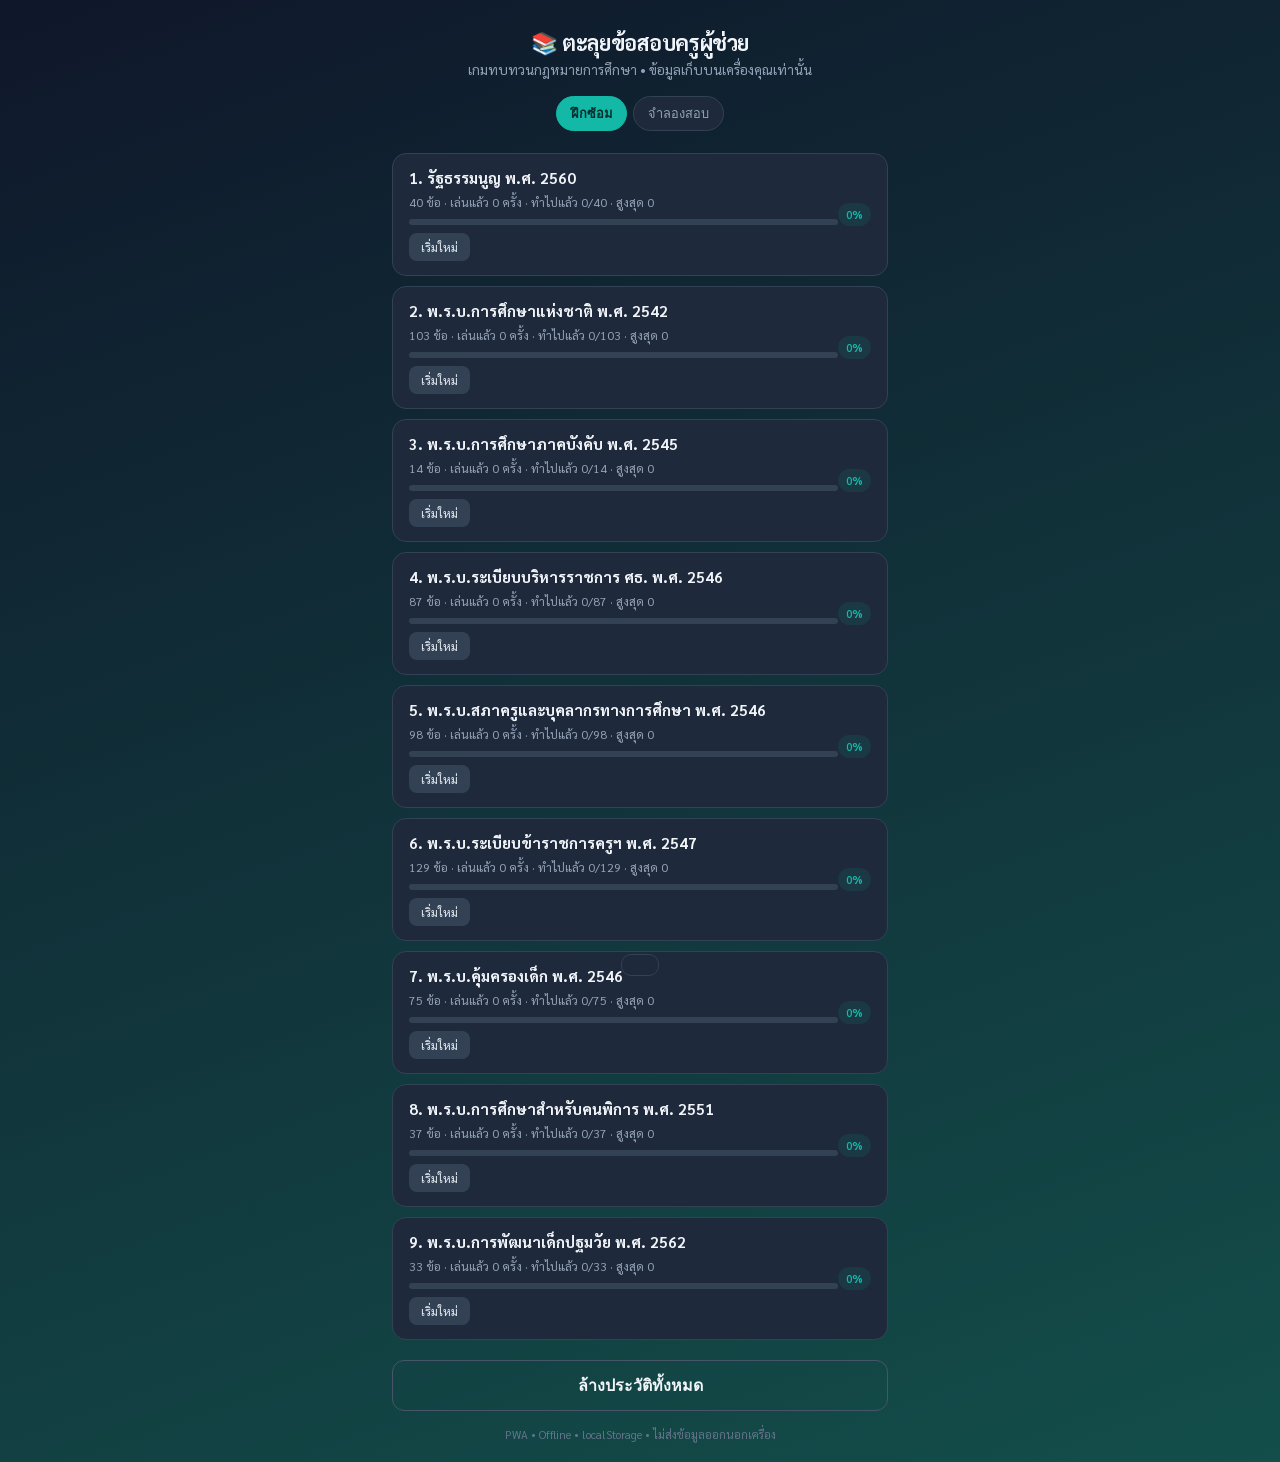
<file: LawKohKai1/standalone.html>
<!DOCTYPE html>
<html lang="th">
<head>
<meta charset="UTF-8">
<meta name="viewport" content="width=device-width, initial-scale=1, maximum-scale=1, user-scalable=no">
<link rel="preconnect" href="https://fonts.googleapis.com">
  <link rel="preconnect" href="https://fonts.gstatic.com" crossorigin>
  <link href="https://fonts.googleapis.com/css2?family=Sarabun:wght@400;500;600;700&display=swap" rel="stylesheet">
  <meta name="theme-color" content="#0f766e">
<meta name="apple-mobile-web-app-capable" content="yes">
<meta name="apple-mobile-web-app-status-bar-style" content="black-translucent">
<title>เกมตะลุยข้อสอบครูผู้ช่วย | กฎหมายการศึกษา</title>
<link rel="manifest" href="manifest.json">
<link rel="icon" href="data:image/svg+xml,<svg xmlns='http://www.w3.org/2000/svg' viewBox='0 0 100 100'><text y='.9em' font-size='90'>📚</text></svg>">
<style>
:root {
  --bg: #0f172a;
  --card: #1e293b;
  --accent: #14b8a6;
  --accent2: #f59e0b;
  --danger: #ef4444;
  --success: #22c55e;
  --text: #f1f5f9;
  --muted: #94a3b8;
}
* { box-sizing: border-box; margin: 0; padding: 0; }
body {
  font-family: 'Sarabun', 'Segoe UI', system-ui, sans-serif;
  background: linear-gradient(160deg, #0f172a 0%, #134e4a 100%);
  color: var(--text);
  min-height: 100dvh;
  overflow-x: hidden;
}
.app { max-width: 520px; margin: 0 auto; padding: 12px; min-height: 100dvh; display: flex; flex-direction: column; }
header {
  text-align: center; padding: 16px 8px 8px;
}
header h1 { font-size: 1.35rem; font-weight: 700; letter-spacing: -0.02em; }
header p { color: var(--muted); font-size: 0.85rem; margin-top: 4px; }
.screen { display: none; flex: 1; flex-direction: column; }
.screen.active { display: flex; }
.level-grid { display: grid; gap: 10px; margin-top: 12px; }
.level-card {
  background: var(--card);
  border-radius: 14px;
  padding: 14px 16px;
  border: 1px solid #334155;
  cursor: pointer;
  transition: transform .15s, border-color .15s;
  display: flex; justify-content: space-between; align-items: center;
}
.level-card:active { transform: scale(0.98); }
.level-card:hover { border-color: var(--accent); }
.level-card .info h3 { font-size: 0.95rem; margin-bottom: 2px; }
.level-card .info span { font-size: 0.75rem; color: var(--muted); }
.badge {
  background: #0f766e33; color: var(--accent);
  font-size: 0.7rem; padding: 4px 8px; border-radius: 999px; font-weight: 600;
}
.progress-bar {
  height: 6px; background: #334155; border-radius: 3px; margin-top: 8px; overflow: hidden;
}
.progress-fill { height: 100%; background: var(--accent); border-radius: 3px; transition: width .3s; }
.btn {
  display: inline-flex; align-items: center; justify-content: center; gap: 6px;
  background: var(--accent); color: #042f2e; border: none; border-radius: 12px;
  padding: 12px 20px; font-size: 1rem; font-weight: 700; cursor: pointer;
  transition: opacity .15s, transform .1s;
}
.btn:active { transform: scale(0.97); }
.btn:disabled { opacity: 0.5; cursor: not-allowed; }
.btn-outline {
  background: transparent; border: 1.5px solid #475569; color: var(--text);
}
.btn-danger { background: var(--danger); color: white; }
.btn-row { display: flex; gap: 10px; margin-top: 16px; }
.btn-row .btn { flex: 1; }

/* Quiz */
.quiz-header {
  display: flex; justify-content: space-between; align-items: center;
  padding: 8px 0 12px; border-bottom: 1px solid #334155; margin-bottom: 12px;
}
.quiz-header .score { font-weight: 700; color: var(--accent2); }
.q-num { font-size: 0.8rem; color: var(--muted); }
.question-box {
  background: var(--card); border-radius: 16px; padding: 18px;
  border: 1px solid #334155; margin-bottom: 14px; line-height: 1.55;
  font-size: 1.02rem;
}
.options { display: flex; flex-direction: column; gap: 8px; }
.opt {
  background: #0f172a; border: 1.5px solid #334155; border-radius: 12px;
  padding: 12px 14px; text-align: left; cursor: pointer; font-size: 0.95rem;
  transition: border-color .15s, background .15s; display: flex; gap: 10px; align-items: flex-start;
}
.opt:hover { border-color: var(--accent); }
.opt .letter {
  flex-shrink: 0; width: 26px; height: 26px; border-radius: 50%;
  background: #1e293b; display: flex; align-items: center; justify-content: center;
  font-weight: 700; font-size: 0.85rem; color: var(--accent);
}
.opt.correct { border-color: var(--success); background: #14532d44; }
.opt.wrong { border-color: var(--danger); background: #7f1d1d44; }
.opt.disabled { pointer-events: none; opacity: 0.85; }
.feedback {
  margin-top: 12px; padding: 10px 14px; border-radius: 10px; font-size: 0.9rem;
  display: none;
}
.feedback.show { display: block; }
.feedback.ok { background: #14532d55; color: #86efac; }
.feedback.bad { background: #7f1d1d55; color: #fca5a5; }

/* Result */
.result-card {
  background: var(--card); border-radius: 18px; padding: 24px; text-align: center;
  border: 1px solid #334155; margin-top: 20px;
}
.result-card .big-score { font-size: 3rem; font-weight: 800; color: var(--accent); }
.result-card .stars { font-size: 1.8rem; margin: 8px 0; letter-spacing: 4px; }
.stat-row { display: flex; justify-content: space-around; margin: 16px 0; }
.stat-row div { text-align: center; }
.stat-row .n { font-size: 1.4rem; font-weight: 700; }
.stat-row .l { font-size: 0.75rem; color: var(--muted); }

.footer-note {
  text-align: center; font-size: 0.7rem; color: #64748b; margin-top: auto; padding: 16px 0 8px;
}
.toast {
  position: fixed; bottom: 24px; left: 50%; transform: translateX(-50%) translateY(100px);
  background: #1e293b; color: white; padding: 10px 18px; border-radius: 10px;
  font-size: 0.85rem; border: 1px solid #334155; transition: transform .3s; z-index: 99;
}
.toast.show { transform: translateX(-50%) translateY(0); }
.mode-toggle {
  display: flex; gap: 6px; margin: 10px 0; justify-content: center;
}
.mode-toggle button {
  background: #1e293b; border: 1px solid #334155; color: var(--muted);
  padding: 6px 14px; border-radius: 999px; font-size: 0.8rem; cursor: pointer;
}
.mode-toggle button.active { background: var(--accent); color: #042f2e; border-color: var(--accent); font-weight: 600; }

.level-actions{display:flex;gap:8px;margin-top:8px;flex-wrap:wrap}
.level-actions button{font-size:.75rem;padding:6px 12px;border-radius:8px;border:none;cursor:pointer;font-family:inherit}
.btn-continue{background:#14b8a6;color:#fff}
.btn-wrong{background:#f59e0b;color:#fff}
.btn-restart{background:#334155;color:#e2e8f0}
.wrong-badge{background:#f59e0b;color:#fff;font-size:.7rem;padding:2px 8px;border-radius:10px;margin-left:6px}

#qText, .q-text {
  white-space: pre-wrap !important;
  word-break: break-word !important;
  overflow: visible !important;
  max-height: none !important;
  font-size: 1rem;
  line-height: 1.65;
}
.q-box, #qBox {
  overflow: visible !important;
  max-height: none !important;
}
.opt, .option {
  white-space: pre-wrap !important;
  word-break: break-word !important;
  overflow: visible !important;
  max-height: none !important;
  line-height: 1.5;
}
#quiz, .quiz-area {
  overflow-y: auto;
  -webkit-overflow-scrolling: touch;
}



#qText {
  white-space: pre-wrap !important;
  word-break: break-word !important;
  overflow: visible !important;
  max-height: none !important;
  line-height: 1.65;
}
.opt {
  white-space: pre-wrap !important;
  word-break: break-word !important;
}

.feedback, .feedback.show, #feedback {
  white-space: pre-wrap !important;
  word-break: break-word !important;
  overflow: visible !important;
  max-height: none !important;
  height: auto !important;
  line-height: 1.6 !important;
  font-size: 0.88rem !important;
  padding: 12px 14px !important;
  margin: 10px 0 !important;
}
#qText {
  white-space: pre-wrap !important;
  word-break: break-word !important;
  overflow: visible !important;
  max-height: none !important;
}
.opt { white-space: pre-wrap !important; word-break: break-word !important; }
#quiz { overflow-y: auto !important; -webkit-overflow-scrolling: touch; }

</style>
</head>
<body>
<div class="app">
  <!-- HOME -->
  <div id="home" class="screen active">
    <header>
      <h1>📚 ตะลุยข้อสอบครูผู้ช่วย</h1>
      <p>เกมทบทวนกฎหมายการศึกษา • ข้อมูลเก็บบนเครื่องคุณเท่านั้น</p>
    </header>
    <div class="mode-toggle">
      <button class="active" data-mode="practice">ฝึกซ้อม</button>
      <button data-mode="exam">จำลองสอบ</button>
    </div>
    <div class="level-grid" id="levelGrid"></div>
    <div class="btn-row" style="margin-top:20px">
      <button class="btn btn-outline" onclick="resetAllProgress()">ล้างประวัติทั้งหมด</button>
    </div>
    <p class="footer-note">PWA • Offline • localStorage • ไม่ส่งข้อมูลออกนอกเครื่อง</p>
  </div>

  <!-- QUIZ -->
  <div id="quiz" class="screen">
    <div class="quiz-header">
      <button class="btn btn-outline" style="padding:6px 12px;font-size:0.85rem" onclick="goHome()">← กลับ</button>
      <div class="q-num" id="qProgress">1 / 40</div>
      <div class="score" id="liveScore">0 คะแนน</div>
    </div>
    <div class="progress-bar"><div class="progress-fill" id="qBar" style="width:0%"></div></div>
    <div class="question-box" id="qText"></div>
    <div class="options" id="opts"></div>
    <div class="feedback" id="feedback"></div>
    <div class="btn-row">
      <button class="btn" id="nextBtn" style="display:none" onclick="nextQ()">ข้อถัดไป →</button>
    </div>
  </div>

  <!-- RESULT -->
  <div id="result" class="screen">
    <div class="result-card">
      <div class="stars" id="stars">★★★</div>
      <div class="big-score" id="finalScore">0%</div>
      <p id="resultMsg">ยอดเยี่ยม!</p>
      <div class="stat-row">
        <div><div class="n" id="rCorrect">0</div><div class="l">ถูก</div></div>
        <div><div class="n" id="rWrong">0</div><div class="l">ผิด</div></div>
        <div><div class="n" id="rTotal">0</div><div class="l">ทั้งหมด</div></div>
      </div>
      <div class="btn-row">
        <button class="btn btn-outline" onclick="goHome()">หน้าหลัก</button>
        <button class="btn" onclick="retryLevel()">เล่นอีกครั้ง</button>
      </div>
    </div>
  </div>
</div>
<div class="toast" id="toast"></div>

<script type="application/json" id="qdata">{"รัฐธรรมนูญ พ.ศ. 2560":[{"id":1,"q":"ข้อใดต่อไปนี้ “อธิบายสถานะของรัฐธรรมนูญแห่งราชอาณาจักรไทย พุทธศักราช 2560 ได้ถูกต้อง”","opts":{"ก":"เป็นรัฐธรรมนูญฉบับแรกของประเทศไทย","ข":"เป็นรัฐธรรมนูญฉบับที่ 20 ของประเทศไทย","ค":"เป็นรัฐธรรมนูญฉบับที่ 21 ของประเทศไทย","ง":"เป็นรัฐธรรมนูญฉบับล่าสุดโดยไม่มีการแก้ไขเพิ่มเติมใด ๆ"},"a":"ข","exp":"รัฐธรรมนูญแห่งราชอาณาจักรไทย พุทธศักราช 2560 ตราไว้ ณ วันที่ 6 เมษายน พ.ศ. 2560 ถือเป็นรัฐธรรมนูญฉบับที่ 20 ของประเทศไทย เป็นกฎหมายสูงสุดของประเทศ มีทั้งสิ้น 16 หมวด 279 มาตรา และ 1 บทเฉพาะกาล [1]"},{"id":2,"q":"พระมหากษัตริย์ผู้ทรงเป็นประมุขทรงใช้อำนาจนิติบัญญัติผ่านทางใด","opts":{"ก":"ศาล","ข":"องคมนตรี","ค":"รัฐสภา","ง":"คณะรัฐมนตรี"},"a":"ค","exp":"ตามรัฐธรรมนูญมาตรา 3 บัญญัติไว้ว่า อำนาจอธิปไตยเป็นของปวงชนชาวไทย พระมหากษัตริย์ผู้ทรงเป็นประมุขทรงใช้อำนาจนั้นทางรัฐสภา คณะรัฐมนตรี และศาล โดยอำนาจนิติบัญญัติจะทรงใช้ผ่านทาง \"รัฐสภา\" [5, 68]"},{"id":3,"q":"พระมหากษัตริย์ผู้ทรงเป็นประมุขทรงใช้อำนาจตุลาการผ่านทางใด","opts":{"ก":"รัฐสภา","ข":"คณะรัฐมนตรี","ค":"ศาล","ง":"องคมนตรี"},"a":"ค","exp":"ตามรัฐธรรมนูญมาตรา 3 พระมหากษัตริย์ผู้ทรงเป็นประมุขทรงใช้อำนาจอธิปไตยฝ่ายตุลาการผ่านทาง \"ศาล\" ซึ่งมีหน้าที่ในการพิจารณาพิพากษาอรรถคดีตามรัฐธรรมนูญและกฎหมาย [5, 68, 245]"},{"id":4,"q":"พระมหากษัตริย์ผู้ทรงเป็นประมุขทรงใช้อำนาจบริหารผ่านทางใด","opts":{"ก":"รัฐสภา","ข":"คณะรัฐมนตรี","ค":"ศาล","ง":"องคมนตรี"},"a":"ข","exp":"ตามรัฐธรรมนูญมาตรา 3 พระมหากษัตริย์ผู้ทรงเป็นประมุขทรงใช้อำนาจอธิปไตยฝ่ายบริหารผ่านทาง \"คณะรัฐมนตรี\" ซึ่งประกอบด้วยนายกรัฐมนตรีและรัฐมนตรีอื่น [5, 68, 216]"},{"id":5,"q":"ใครให้ความเห็นชอบกฎหมายสำหรับการปกครองและการบริหารประเทศ","opts":{"ก":"ศาล","ข":"คณะรัฐมนตรี","ค":"องค์กรอิสระ","ง":"รัฐสภา"},"a":"ง","exp":"ตามมาตรา 81 บัญญัติไว้ชัดเจนว่า ร่างพระราชบัญญัติประกอบรัฐธรรมนูญและร่างพระราชบัญญัติ จะตราขึ้นเป็นกฎหมายได้ก็แต่โดย \"คำแนะนำและยินยอมของรัฐสภา\" [128]"},{"id":6,"q":"ใครมีอำนาจหน้าที่การบริหารราชการแผ่นดินให้เป็นไปตามตัวบทกฎหมาย","opts":{"ก":"ศาล","ข":"คณะรัฐมนตรี","ค":"องค์กรอิสระ","ง":"องคมนตรี"},"a":"ข","exp":"ตามมาตรา 158 บัญญัติว่า คณะรัฐมนตรีมีหน้าที่บริหารราชการแผ่นดินตามหลักความรับผิดชอบร่วมกัน และต้องบริหารราชการแผ่นดินตามบทบัญญัติแห่งรัฐธรรมนูญ กฎหมาย และนโยบายที่ได้แถลงไว้ต่อรัฐสภาตามมาตรา 164 [216, 222]"},{"id":7,"q":"ตามรัฐธรรมนูญแห่งราชอาณาจักรไทย พุทธศักราช 2560 และที่แก้ไขเพิ่มเติม กำหนดให้หน้าที่ปกป้องประเทศเป็นหน้าที่ใคร","opts":{"ก":"ทหาร","ข":"ตำรวจ","ค":"ประชาชนชาวไทย","ง":"กองทัพบก"},"a":"ค","exp":"ตามหมวด 4 หน้าที่ของปวงชนชาวไทย มาตรา 50 (๒) บัญญัติว่า บุคคล (ซึ่งหมายถึงประชาชนชาวไทยทุกคน) มีหน้าที่ \"ป้องกันประเทศ พิทักษ์รักษาเกียรติภูมิ ผลประโยชน์ของชาติ และสาธารณสมบัติของแผ่นดิน...\" [102]"},{"id":8,"q":"ข้อใดกล่าวไม่ถูกต้องตามหน้าที่ของปวงชนชาวไทย","opts":{"ก":"เข้ารับการศึกษาอบรมในการศึกษาตั้งแต่ก่อนวัยเรียนจนถึงการศึกษาภาคบังคับ","ข":"ร่วมมือหรือสนับสนุนการทุจริตและประพฤติมิชอบทุกรูปแบบ","ค":"ไปใช้สิทธิเลือกตั้งหรือลงประชามติอย่างอิสระโดยคำนึงถึงประโยชน์ส่วนรวมของประเทศเป็นสำคัญ","ง":"รับราชการทหารตามที่กฎหมายบัญญัติ"},"a":"ข","exp":"หน้าที่ของปวงชนชาวไทยตามมาตรา 50 (๑๐) กำหนดไว้ว่า \"ไม่ร่วมมือหรือสนับสนุนการทุจริตและประพฤติมิชอบทุกรูปแบบ\" การระบุว่า \"ร่วมมือหรือสนับสนุน\" จึงตรงข้ามและไม่ถูกต้องอย่างสิ้นเชิง [103]"},{"id":9,"q":"ตามรัฐธรรมนูญแห่งราชอาณาจักรไทย พุทธศักราช 2560 และที่แก้ไขเพิ่มเติม กำหนดให้บุคคลมีหน้าที่เข้ารับการศึกษาอบรมในการศึกษาตามข้อใด","opts":{"ก":"ระดับอาชีวศึกษา","ข":"ภาคบังคับ","ค":"การศึกษาขั้นพื้นฐาน","ง":"ระดับอุดมศึกษา"},"a":"ข","exp":"หน้าที่ของบุคคลตามมาตรา 50 (๔) กำหนดให้ปวงชนชาวไทยมีหน้าที่ \"เข้ารับการศึกษาอบรมในการศึกษาภาคบังคับ\" ซึ่งปัจจุบันกฎหมายกำหนดไว้ 9 ปี (ป.1 - ม.3) [10, 103]"},{"id":10,"q":"ตามรัฐธรรมนูญแห่งราชอาณาจักรไทย พุทธศักราช 2560 และที่แก้ไขเพิ่มเติม กำหนดให้หน้าที่ของรัฐต้องจัดการศึกษาให้เด็กทุกคนได้รับการศึกษาเป็นเวลากี่ปี","opts":{"ก":"9 ปี","ข":"12 ปี","ค":"15 ปี","ง":"18 ปี"},"a":"ข","exp":"ตามมาตรา 54 วรรคหนึ่ง กำหนดให้เป็นหน้าที่ของรัฐที่จะต้อง \"ดำเนินการให้เด็กทุกคนได้รับการศึกษาเป็นเวลาสิบสองปี ตั้งแต่ก่อนวัยเรียนจนจบการศึกษาภาคบังคับอย่างมีคุณภาพโดยไม่เก็บค่าใช้จ่าย\" [8, 105]"},{"id":11,"q":"ตามรัฐธรรมนูญแห่งราชอาณาจักรไทย พุทธศักราช 2560 และที่แก้ไขเพิ่มเติม กำหนดให้หน่วยงานใดมีส่วนร่วมให้เด็กเล็กได้รับการดูแลและพัฒนาก่อนเข้ารับการศึกษา","opts":{"ก":"กระทรวงศึกษาธิการ","ข":"สพฐ.","ค":"องค์กรปกครองส่วนท้องถิ่น","ง":"ภาคประชาชน"},"a":"ค","exp":"ตามมาตรา 54 วรรคสอง บัญญัติว่า \"รัฐต้องดำเนินการให้เด็กเล็กได้รับการดูแลและพัฒนาก่อนเข้ารับการศึกษา... โดยส่งเสริมและสนับสนุนให้องค์กรปกครองส่วนท้องถิ่นและภาคเอกชนเข้ามีส่วนร่วมในการดำเนินการด้วย\" [8, 105]"},{"id":12,"q":"ตามรัฐธรรมนูญแห่งราชอาณาจักรไทย พุทธศักราช 2560 “รัฐต้องดำเนินการจัดตั้งกองทุนเพื่อใช้ในการช่วยเหลือผู้ขาดแคลนทุนทรัพย์เพื่อลดความเหลื่อมล้ำในการศึกษาตามข้อใด”","opts":{"ก":"จัดตั้งกองทุนเพื่อความเสมอภาคทางการศึกษา (กสศ.)","ข":"จัดตั้งกองทุนสำรองเลี้ยงชีพ","ค":"จัดตั้งกองทุนเงินกู้ยืมเพื่อการศึกษาที่ผูกกับรายได้ในอนาคต (กรอ.)","ง":"จัดตั้งกองทุนเงินให้กู้ยืมเพื่อการศึกษา (กยศ.)"},"a":"ก","exp":"รัฐธรรมนูญมาตรา 54 วรรคท้าย กำหนดให้จัดตั้งกองทุนช่วยเหลือผู้ขาดแคลนทุนทรัพย์เพื่อลดความเหลื่อมล้ำทางการศึกษา และพัฒนาครู ซึ่งส่งผลให้เกิดการตรากฎหมายจัดตั้ง \"กองทุนเพื่อความเสมอภาคทางการศึกษา (กสศ.)\" ที่มีสถานะเป็นหน่วยงานของรัฐในกำกับของฝ่ายบริหาร [9, 10, 107]"},{"id":13,"q":"ตามรัฐธรรมนูญแห่งราชอาณาจักรไทย พุทธศักราช 2560 “รัฐต้องดำเนินการให้เด็กทุกคนได้รับการศึกษาเป็นเวลา 12 ปี ตั้งแต่ก่อนวัยเรียนจนจบการศึกษาภาคบังคับอย่างมีคุณภาพอย่างไร”","opts":{"ก":"จัดตั้งแต่แรกเกิดหรือจัดตั้งแต่พบความพิการ","ข":"เงินอุดหนุนจากรัฐรายเดือนสำหรับผู้ปกครอง","ค":"เรียนฟรีโดยไม่เก็บค่าใช้จ่าย","ง":"สินเชื่อทางการเงินผ่อนชำระค่าการศึกษา"},"a":"ค","exp":"รัฐธรรมนูญมาตรา 54 วรรคหนึ่ง บัญญัติชัดเจนว่า \"อย่างมีคุณภาพโดยไม่เก็บค่าใช้จ่าย\" หรือที่เรียกทั่วไปว่าเรียนฟรี [8, 105]"},{"id":14,"q":"ข้อใดกล่าวไม่ถูกต้องเกี่ยวกับคุณลักษณะของปวงชนชาวไทยตามรัฐธรรมนูญแห่งราชอาณาจักรไทย พ.ศ. 2560 และที่แก้ไขเพิ่มเติม","opts":{"ก":"มุ่งพัฒนาผู้เรียนสามารถเชี่ยวชาญได้ตามความถนัดของตน","ข":"มุ่งพัฒนาผู้เรียนให้มีวินัย","ค":"มุ่งพัฒนาผู้เรียนให้ภูมิใจในตน","ง":"มุ่งพัฒนาผู้เรียนให้ภูมิใจในชาติ"},"a":"ค","exp":"ตามมาตรา 54 วรรคสี่ บัญญัติเป้าหมายของการจัดการศึกษาว่า \"การศึกษาทั้งปวงต้องมุ่งพัฒนาผู้เรียนให้เป็นคนดี มีวินัย ภูมิใจในชาติ สามารถเชี่ยวชาญได้ตามความถนัดของตน และมีความรับผิดชอบต่อครอบครัว ชุมชน สังคม และประเทศชาติ\" ไม่มีระบุคำว่า \"ภูมิใจในตน\" [9, 107]"},{"id":15,"q":"สมาชิกสภาผู้แทนราษฎร (ส.ส.) แบบบัญชีรายชื่อ และแบบแบ่งเขตเลือกตั้ง มีจำนวนกี่คน และมีวาระกี่ปี","opts":{"ก":"บัญชีรายชื่อ 100 คน แบ่งเขตเลือกตั้ง 400 คน วาระ 4 ปี","ข":"บัญชีรายชื่อ 150 คน แบ่งเขตเลือกตั้ง 350 คน วาระ 4 ปี","ค":"บัญชีรายชื่อ 350 คน แบ่งเขตเลือกตั้ง 150 คน วาระ 4 ปี","ง":"บัญชีรายชื่อ 400 คน แบ่งเขตเลือกตั้ง 100 คน วาระ 4 ปี"},"a":"ข","exp":"ตามรัฐธรรมนูญ พ.ศ. 2560 (ฉบับดั้งเดิม) มาตรา 83 กำหนดให้ ส.ส. มีจำนวน 500 คน ประกอบด้วย ส.ส. แบ่งเขต 350 คน และ ส.ส. บัญชีรายชื่อ 150 คน โดยมีวาระคราวละ 4 ปีนับแต่วันเลือกตั้งตามมาตรา 99 (แม้จะมีการแก้ไขเพิ่มเติมในปี 2564 ปรับสัดส่วนเป็นแบ่งเขต 400 คน และบัญชีรายชื่อ 100 คน แต่สำหรับตัวเลือกในข้อสอบนี้ ข้อ ข. คือคำตอบที่ถูกต้องตามโครงสร้างดั้งเดิมของรัฐธรรมนูญ 2560) [12, 13, 131, 152]"},{"id":16,"q":"ปัจจุบันสมาชิกวุฒิสภา (สว.) กำหนดให้มีจำนวนกี่คน และมีวาระกี่ปี","opts":{"ก":"100 คน วาระ 4 ปี","ข":"150 คน วาระ 4 ปี","ค":"200 คน วาระ 5 ปี","ง":"250 คน วาระ 5 ปี"},"a":"ค","exp":"ตามบทบัญญัติปกติของรัฐธรรมนูญ มาตรา 107 วุฒิสภาประกอบด้วยสมาชิกจำนวน 200 คน มาจากการเลือกกันเองของบุคคลที่มีความรู้ความเชี่ยวชาญในด้านที่หลากหลาย และมีอายุของวุฒิสภาคราวละ 5 ปีนับแต่วันประกาศผลการเลือกตามมาตรา 109 [15, 16, 160, 166]"},{"id":17,"q":"ตามรัฐธรรมนูญแห่งราชอาณาจักรไทย พุทธศักราช 2560 และที่แก้ไขเพิ่มเติม ข้อใดไม่ใช่คุณสมบัติของผู้มีสิทธิ์เลือกตั้ง สส.","opts":{"ก":"มีสัญชาติไทย","ข":"มีเชื้อชาติไทย","ค":"มีชื่ออยู่ในทะเบียนบ้านในเขตเลือกตั้งมาแล้วเป็นเวลาไม่น้อยกว่า 90 วัน","ง":"อายุไม่ต่ำกว่า 18 ปีในวันเลือกตั้ง"},"a":"ข","exp":"คุณสมบัติของผู้มีสิทธิเลือกตั้งตามมาตรา 95 กำหนดเพียง: (1) มีสัญชาติไทย (หากแปลงสัญชาติต้องได้มาแล้วไม่น้อยกว่า 5 ปี) (2) มีอายุไม่ต่ำกว่า 18 ปีในวันเลือกตั้ง (3) มีชื่ออยู่ในทะเบียนบ้านในเขตเลือกตั้งไม่น้อยกว่า 90 วัน รัฐธรรมนูญไม่ได้กำหนดเงื่อนไขเรื่อง \"เชื้อชาติ\" [13, 146]"},{"id":18,"q":"ตามรัฐธรรมนูญแห่งราชอาณาจักรไทย พุทธศักราช 2560 และที่แก้ไขเพิ่มเติม บุคคลใดมีสิทธิเลือกตั้งสมาชิก สส.","opts":{"ก":"พระภิกษุสงฆ์","ข":"คนถูกคุมขัง","ค":"คนล้มละลาย","ง":"คนวิกลจริต"},"a":"ค","exp":"คนล้มละลายไม่ได้เป็นบุคคลต้องห้ามใช้สิทธิเลือกตั้งตามมาตรา 96 ในขณะที่ พระภิกษุ/สามเณร/นักบวช (๑) บุคคลที่อยู่ในระหว่างถูกเพิกถอนสิทธิเลือกตั้ง (๒) บุคคลที่ต้องคุมขังอยู่โดยหมายของศาลหรือคำสั่งที่ชอบด้วยกฎหมาย (๓) และบุคคลวิกลจริตหรือจิตฟั่นเฟือน (๔) ล้วนเป็นบุคคลต้องห้ามมิให้ใช้สิทธิเลือกตั้งทั้งสิ้น [13, 14, 147]"},{"id":19,"q":"ตามรัฐธรรมนูญแห่งราชอาณาจักรไทย พุทธศักราช 2560 และที่แก้ไขเพิ่มเติม บุคคลใดไม่มีสิทธิเลือกตั้งสมาชิกสภาผู้แทนราษฎร","opts":{"ก":"ภิกษุณี","ข":"บุคคลล้มละลาย","ค":"คนพิการ","ง":"สามเณร"},"a":"ง","exp":"ตามมาตรา 96 (๑) บัญญัติห้ามมิให้ \"ภิกษุ สามเณร นักพรต หรือนักบวช\" ใช้สิทธิเลือกตั้ง ดังนั้น \"สามเณร\" จึงไม่มีสิทธิเลือกตั้งโดยชัดเจนที่สุดตามรัฐธรรมนูญ [14, 147]"},{"id":20,"q":"ผู้ใดแต่งตั้งนายกรัฐมนตรีและรัฐมนตรีอื่น","opts":{"ก":"พระมหากษัตริย์","ข":"ประธานองคมนตรี","ค":"ประธานรัฐสภา","ง":"นายกรัฐมนตรี"},"a":"ก","exp":"ตามมาตรา 158 บัญญัติว่า \"พระมหากษัตริย์ทรงแต่งตั้งนายกรัฐมนตรีและรัฐมนตรีอื่นอีกไม่เกินสามสิบห้าคน ประกอบเป็นคณะรัฐมนตรี\" [17, 216]"},{"id":21,"q":"รัฐธรรมนูญแห่งราชอาณาจักรไทย พุทธศักราช 2560 ไม่เกี่ยวข้องกับข้อใด","opts":{"ก":"ศาลทหาร","ข":"ศาลยุติธรรม","ค":"ศาลปกครอง","ง":"ศาลกรุงเทพมหานคร"},"a":"ง","exp":"รัฐธรรมนูญ พ.ศ. 2560 กำหนดให้ศาลของประเทศไทยมีเพียง 4 ประเภท ได้แก่ ศาลรัฐธรรมนูญ ศาลยุติธรรม ศาลปกครอง และศาลทหาร เท่านั้น ไม่มี \"ศาลกรุงเทพมหานคร\" [5, 36, 248, 253, 254, 255]"},{"id":22,"q":"ข้อใดแก่อันไม่ใช่องค์กรอิสระตามรัฐธรรมนูญแห่งราชอาณาจักรไทย พุทธศักราช 2560 และที่แก้ไขเพิ่มเติม","opts":{"ก":"คณะกรรมการป้องกันและปราบปรามการทุจริตแห่งชาติ (ป.ป.ช.)","ข":"ตุลาการศาลรัฐธรรมนูญ","ค":"คณะกรรมการการเลือกตั้ง (กกต.)","ง":"ผู้ตรวจการแผ่นดิน (ผผ.)"},"a":"ข","exp":"ตุลาการศาลรัฐธรรมนูญ สังกัด \"ศาลรัฐธรรมนูญ\" ซึ่งเป็นองค์กรฝ่ายตุลาการตามหมวด 11 มิใช่ \"องค์กรอิสระ\" ภายใต้หมวด 12 ซึ่งมีอยู่ 5 คณะ ได้แก่ กกต., ผู้ตรวจการแผ่นดิน, ป.ป.ช., คตง., และ กสม. [4, 18, 19, 255, 272]"},{"id":23,"q":"รัฐธรรมนูญแห่งราชอาณาจักรไทย พุทธศักราช 2560 และที่แก้ไขเพิ่มเติม กำหนดให้มีกรรมการในองค์กรอิสระมีวาระการดำรงตำแหน่ง คราวละกี่ปี","opts":{"ก":"3 ปี","ข":"5 ปี","ค":"7 ปี","ง":"9 ปี"},"a":"ค","exp":"ตามรัฐธรรมนูญกำหนดให้กรรมการในองค์กรอิสระมีวาระการดำรงตำแหน่งคราวละ 7 ปีนับแต่วันที่พระมหากษัตริย์ทรงแต่งตั้ง และดำรงตำแหน่งได้เพียงวาระเดียว [19, 274, 279, 288, 294, 306, 314]"},{"id":24,"q":"การยกเลิกคำสั่ง คสช. ให้ตราเป็นกฎหมายใด","opts":{"ก":"พระราชกฤษฎีกา (พ.ร.ฎ.)","ข":"พระราชบัญญัติ (พ.ร.บ.)","ค":"พระราชกำหนด (พ.ร.ก.)","ง":"รัฐธรรมนูญ"},"a":"ข","exp":"ตามบทเฉพาะกาลมาตรา 279 วรรคหนึ่ง บัญญัติว่า บรรดาประกาศหรือคำสั่ง คสช. ให้มีผลใช้บังคับต่อไป โดย \"การยกเลิกหรือแก้ไขเพิ่มเติมประกาศหรือคำสั่งดังกล่าว ให้กระทำเป็นพระราชบัญญัติ...\" [23, 27, 376]"},{"id":25,"q":"ข้อใดกล่าวไม่ถูกต้องเกี่ยวกับตามรัฐธรรมนูญแห่งราชอาณาจักรไทย พ.ศ. 2560 และที่แก้ไขเพิ่มเติม (สพฐ.รอบทั่วไป 2567)","opts":{"ก":"ให้เด็กเล็กได้รับการดูแลและพัฒนาก่อนเข้ารับการศึกษา ส่งเสริมและสนับสนุนให้องค์กรปกครองส่วนท้องถิ่นและภาคเอกชนเข้ามีส่วนร่วม","ข":"รัฐต้องดำเนินการให้เด็กทุกคนได้รับการศึกษาตั้งแต่ระดับก่อนประถมศึกษาจนจบการศึกษาภาคบังคับอย่างมีคุณภาพโดยไม่เก็บค่าใช้จ่าย","ค":"รัฐต้องดำเนินการให้เด็กทุกคนได้รับการศึกษาเป็นเวลา 12 ปี","ง":"บุคคลมีหน้าที่เข้ารับการศึกษาอบรมในการศึกษาภาคบังคับ"},"a":"ข","exp":"มาตรา 54 วรรคหนึ่ง บัญญัติว่า \"รัฐต้องดำเนินการให้เด็กทุกคนได้รับการศึกษาเป็นเวลาสิบสองปี ตั้งแต่ก่อนวัยเรียนจนจบการศึกษาภาคบังคับอย่างมีคุณภาพโดยไม่เก็บค่าใช้จ่าย\" ดังนั้นคำว่า \"ตั้งแต่ก่อนประถมศึกษา\" จึงผิดจากตัวบทกฎหมายที่ใช้คำว่า \"ตั้งแต่ก่อนวัยเรียน\" [8, 105]"},{"id":26,"q":"ข้อใดกล่าวไม่ถูกต้องตามรัฐธรรมนูญแห่งราชอาณาจักรไทย พ.ศ. 2560 และที่แก้ไขเพิ่มเติม","opts":{"ก":"ให้องค์กรปกครองส่วนท้องถิ่นและภาคเอกชนเข้ามีส่วนร่วมให้เด็กเล็กได้รับการดูแลและพัฒนาก่อนเข้ารับการศึกษา","ข":"บุคคลมีหน้าที่เข้ารับการศึกษาอบรมในการศึกษาภาคบังคับ","ค":"รัฐต้องดำเนินการให้เด็กทุกคนได้รับการศึกษาเป็นเวลา 12 ปี ตั้งแต่ก่อนวัยเรียนจนจบการศึกษาขั้นพื้นฐาน (ป.1-ม.6) อย่างมีคุณภาพโดยไม่เก็บค่าใช้จ่าย","ง":"กองทุนเพื่อความเสมอภาคทางการศึกษา (กสศ.) เพื่อลดความเหลื่อมล้ำในการศึกษา และเพื่อเสริมสร้างและพัฒนาคุณภาพและประสิทธิภาพครู"},"a":"ค","exp":"เพราะตามมาตรา 54 รัฐต้องดำเนินการจัดการศึกษาให้ \"ตั้งแต่ก่อนวัยเรียนจนจบการศึกษาภาคบังคับ\" (ป.1 - ม.3) ไม่ใช่ \"จนจบการศึกษาขั้นพื้นฐาน (ป.1 - ม.6)\" [8, 10, 105]"},{"id":27,"q":"ข้อใดกล่าวไม่ถูกต้องตามรัฐธรรมนูญแห่งราชอาณาจักรไทย พ.ศ. 2560 และที่แก้ไขเพิ่มเติม","opts":{"ก":"ให้เด็กเล็กได้รับการดูแลและพัฒนาก่อนเข้ารับการศึกษา ส่งเสริมและสนับสนุนให้องค์กรปกครองส่วนท้องถิ่นและภาคเอกชนเข้ามีส่วนร่วม","ข":"รัฐต้องดำเนินการให้เด็กทุกคนได้รับการศึกษาตั้งแต่ระดับก่อนประถมศึกษาจนจบการศึกษาภาคบังคับอย่างมีคุณภาพโดยไม่เก็บค่าใช้จ่าย","ค":"รัฐต้องดำเนินการให้เด็กทุกคนได้รับการศึกษาเป็นเวลา 12 ปี","ง":"ตุลาการศาลรัฐธรรมนูญ มีจำนวน 9 คน ซึ่งพระมหากษัตริย์ทรงแต่งตั้ง"},"a":"ข","exp":"เช่นเดียวกับข้อ 25 บทบัญญัติแห่งรัฐธรรมนูญใช้คำว่า \"ตั้งแต่ก่อนวัยเรียน\" มิใช่ \"ก่อนประถมศึกษา\" [8, 105]"},{"id":28,"q":"ข้อใดกล่าวไม่ถูกต้องตามรัฐธรรมนูญแห่งราชอาณาจักรไทย พ.ศ. 2560 และที่แก้ไขเพิ่มเติม","opts":{"ก":"รัฐธรรมนูญแห่งราชอาณาจักรไทย พ.ศ. 2560 มีการแก้ไขเพิ่มเติมถึงฉบับที่ 1","ข":"รัฐพึงอุปถัมภ์และคุ้มครองพระพุทธศาสนาและศาสนาอื่น","ค":"บุคคลมีหน้าที่ดำเนินการบังคับใช้กฎหมายอย่างเคร่งครัด","ง":"บุคคลมีหน้าที่ร่วมมือและสนับสนุนการอนุรักษ์และคุ้มครองสิ่งแวดล้อม และมรดกทางวัฒนธรรม"},"a":"ค","exp":"ตามมาตรา 53 การบังคับใช้กฎหมายอย่างเคร่งครัดบัญญัติให้เป็น \"หน้าที่ของรัฐ\" (\"รัฐต้องดูแลให้มีการปฏิบัติตามและบังคับใช้กฎหมายอย่างเคร่งครัด\") ส่วนบุคคลหรือประชาชนมีหน้าที่เพียง \"ปฏิบัติตามกฎหมายอย่างเคร่งครัด\" ตามมาตรา 50 (๓) เท่านั้น [8, 103, 105]"},{"id":29,"q":"ตามรัฐธรรมนูญแห่งราชอาณาจักรไทย พ.ศ. 2560 สิทธิและเสรีภาพในการแสดงความคิดเห็น ยกเว้นข้อใด","opts":{"ก":"เสรีภาพในการแสดงความคิดเห็นที่อยู่ภายใต้ข้อจำกัดเพื่อประโยชน์ในการรักษาความมั่นคงของรัฐ","ข":"เสรีภาพในการแสดงความคิดเห็น การพูด การพิมพ์ และการโฆษณา","ค":"เสรีภาพในการแสดงความคิดเห็นที่มีลักษณะกระทบต่อสิทธิและเสรีภาพของบุคคลอื่น","ง":"ถูกทั้งข้อ ก และ ข้อ ค"},"a":"ง","exp":"ตามมาตรา 34 วรรคหนึ่ง กำหนดให้บุคคลย่อมมีเสรีภาพในการแสดงความคิดเห็น การพูด การเขียน การพิมพ์ และการโฆษณา แต่จะจำกัดเสรีภาพดังกล่าวไม่ได้ \"เว้นแต่\" อาศัยอำนาจตามบทบัญญัติแห่งกฎหมายที่ตราขึ้นเฉพาะเพื่อรักษาความมั่นคงของรัฐ คุ้มครองสิทธิหรือเสรีภาพของบุคคลอื่น รักษาความสงบเรียบร้อยหรือศีลธรรมอันดี หรือเพื่อป้องกันสุขภาพของประชาชน ดังนั้น ทั้งข้อ ก และ ค จึงเป็นข้อยกเว้นและข้อจำกัดสิทธิที่รัฐธรรมนูญยินยอมให้ตรากฎหมายจำกัดได้ [88]"},{"id":30,"q":"ตามรัฐธรรมนูญแห่งราชอาณาจักรไทย พ.ศ. 2560 ข้อใดเป็นการกระทำที่ละเมิดสิทธิและเสรีภาพในชีวิตและร่างกายที่ไม่สามารถกระทำได้","opts":{"ก":"บุคคลใช้ความรุนแรงทำร้ายร่างกายสมาชิกในครอบครัวจนได้รับบาดเจ็บจากการทะเลาะวิวาทภายในบ้าน","ข":"เจ้าหน้าที่รัฐเข้าระงับเหตุความรุนแรงในครอบครัวและควบคุมตัวผู้ก่อเหตุเพื่อป้องกันอันตรายที่อาจเกิดขึ้น","ค":"ประชาชนในชุมชนช่วยกันยับยั้งเหตุทำร้ายร่างกายและใช้กำลังตามสมควรเพื่อป้องกันความรุนแรง","ง":"บุคคลใช้กำลังตอบโต้เพื่อป้องกันตนเองเมื่อถูกคุกคามต่อชีวิตและร่างกายในสถานการณ์ฉุกเฉิน"},"a":"ก","exp":"บุคคลย่อมมีสิทธิและเสรีภาพในชีวิตและร่างกายตามมาตรา 28 การใช้ความรุนแรงทำร้ายร่างกายสมาชิกในครอบครัวจนได้รับบาดเจ็บถือเป็นการละเมิดสิทธิในร่างกายและขัดต่อกฎหมายอย่างชัดเจน ส่วนข้อ ข ค และ ง เป็นการเข้าระงับเหตุหรือป้องกันตนเองโดยชอบตามสมควรแก่เหตุภายใต้หลักกฎหมาย [84] ส่วนที่ 2: ข้อสอบแนว PISA ระดับวิเคราะห์และประยุกต์ใช้ (ข้อ 31 - 40)"},{"id":31,"q":"จากสถานการณ์ต่อไปนี้ ให้พิจารณาว่าข้อความใดสอดคล้องกับรัฐธรรมนูญแห่งราชอาณาจักรไทย พ.ศ. 2560 และที่แก้ไขเพิ่มเติม สถานการณ์: โรงเรียนแห่งหนึ่งปฏิเสธไม่รับเด็กเข้าเรียนโดยให้เหตุผลว่าไม่ใช่ภาคบังคับ ขณะเดียวกันมีประชาชนกลุ่มหนึ่งเรียกร้องให้รัฐสภาเข้ามาบริหารประเทศโดยตรงแทนคณะรัฐมนตรี และมีการวิพากษ์วิจารณ์ว่าการแต่งตั้งนายกรัฐมนตรีไม่ควรเกี่ยวข้องกับองค์กรอิสระตามรัฐธรรมนูญ พิจารณาข้อความต่อไปนี้: บุคคลมีหน้าที่เข้ารับการศึกษาในระดับการศึกษาภาคบังคับตามที่กฎหมายกำหนด แม้จะมีเหตุผลส่วนตัวหรือภาระครอบครัวก็ไม่อาจหลีกเลี่ยงหน้าที่ดังกล่าวได้ (สอดคล้องมาตรา 50(๔)) รัฐมีหน้าที่จัดให้เด็กทุกคนได้รับการศึกษาโดยไม่เสียค่าใช้จ่ายไม่น้อยกว่า 12 ปี ตั้งแต่ก่อนวัยเรียนจนจบการศึกษาภาคบังคับอย่างทั่วถึงและมีคุณภาพ (สอดคล้องมาตรา 54 วรรคหนึ่ง) รัฐสภาในฐานะผู้แทนของประชาชนมีอำนาจกำหนดนโยบายและอาจเข้ามาบริหารราชการแผ่นดินได้โดยตรงในกรณีที่มีความจำเป็น (ไม่สอดคล้อง - การบริหารประเทศเป็นหน้าที่ของคณะรัฐมนตรี รัฐสภามีอำนาจนิติบัญญัติ) พระมหากษัตริย์ทรงแต่งตั้งนายกรัฐมนตรีตามมติของรัฐสภาและตามบทบัญญัติแห่งรัฐธรรมนูญ (สอดคล้อง) คำถาม: หากพิจารณาตามรัฐธรรมนูญ ข้อใด “สอดคล้อง” และ “ไม่สอดคล้อง” อย่างถูกต้อง","opts":{"ก":"ข้อ 1) และ 2)","ข":"ข้อ 1) 2) และ 4)","ค":"ข้อ 2) และ 3)","ง":"ถูกทุกข้อ"},"a":"ข","exp":"ข้อความที่ 1, 2 และ 4 มีความสอดคล้องกับตัวบทกฎหมายรัฐธรรมนูญ ส่วนข้อความที่ 3 ไม่สอดคล้อง เพราะตามระบบการปกครองของไทยมีการแบ่งแยกอำนาจอธิปไตยออกเป็นสามฝ่ายอย่างชัดเจน รัฐสภามีอำนาจนิติบัญญัติ ไม่มีอำนาจก้าวก่ายและเข้ามาบริหารราชการแผ่นดินโดยตรงซึ่งเป็นอำนาจเฉพาะของคณะรัฐมนตรี [5, 68, 216]"},{"id":32,"q":"[สถานการณ์ข้อ 31] โรงเรียนแห่งหนึ่งปฏิเสธไม่รับเด็กเข้าเรียนโดยให้เหตุผลว่าไม่ใช่ภาคบังคับ ขณะเดียวกันมีประชาชนกลุ่มหนึ่งเรียกร้องให้รัฐสภาเข้ามาบริหารประเทศโดยตรงแทนคณะรัฐมนตรี และมีการวิพากษ์วิจารณ์ว่าการแต่งตั้งนายกรัฐมนตรีไม่ควรเกี่ยวข้องกับองค์กรอิสระตามรัฐธรรมนูญ พิจารณาข้อความต่อไปนี้: บุคคลมีหน้าที่เข้ารับการศึกษาในระดับการศึกษาภาคบังคับตามที่กฎหมายกำหนด แม้จะมีเหตุผลส่วนตัวหรือภาระครอบครัวก็ไม่อาจหลีกเลี่ยงหน้าที่ดังกล่าวได้ (สอดคล้องมาตรา 50(๔)) รัฐมีหน้าที่จัดให้เด็กทุกคนได้รับการศึกษาโดยไม่เสียค่าใช้จ่ายไม่น้อยกว่า 12 ปี ตั้งแต่ก่อนวัยเรียนจนจบการศึกษาภาคบังคับอย่างทั่วถึงและมีคุณภาพ (สอดคล้องมาตรา 54 วรรคหนึ่ง) รัฐสภาในฐานะผู้แทนของประชาชนมีอำนาจกำหนดนโยบายและอาจเข้ามาบริหารราชการแผ่นดินได้โดยตรงในกรณีที่มีความจำเป็น (ไม่สอดคล้อง - การบริหารประเทศเป็นหน้าที่ของคณะรัฐมนตรี รัฐสภามีอำนาจนิติบัญญัติ) พระมหากษัตริย์ทรงแต่งตั้งนายกรัฐมนตรีตามมติของรัฐสภาและตามบทบัญญัติแห่งรัฐธรรมนูญ (สอดคล้อง)\n\nจากสถานการณ์ข้อ 31 หากให้พิจารณาเปรียบเทียบแนวคิดต่อไปนี้: A) ให้รัฐสภามีอำนาจบริหารราชการแผ่นดินโดยตรง (ไม่สอดคล้อง) B) ให้เอกชนและท้องถิ่นร่วมจัดศูนย์พัฒนาเด็กเล็ก (สอดคล้องตามมาตรา 54 วรรคสอง) C) ลดบทบาทรัฐในการจัดการศึกษาก่อนวัยเรียน (ไม่สอดคล้อง - รัฐมีหน้าที่โดยตรง) D) รณรงค์ให้ประชาชนต่อต้านการทุจริตทุกรูปแบบ (สอดคล้องตามมาตรา 50(๑๐) และมาตรา 78) คำถาม: หากพิจารณาตามรัฐธรรมนูญ ข้อใด “สอดคล้อง” และ “ไม่สอดคล้อง” อย่างถูกต้อง","opts":{"ก":"สอดคล้อง: B, C \\| ไม่สอดคล้อง: A, D","ข":"สอดคล้อง: A, B \\| ไม่สอดคล้อง: C, D","ค":"สอดคล้อง: B, D \\| ไม่สอดคล้อง: A, C","ง":"สอดคล้อง: ทุกข้อ"},"a":"ค","exp":"นโยบายที่สอดคล้องคือ B (มาตรา 54 วรรคสอง กำหนดส่งเสริมให้ อปท. และเอกชนร่วมพัฒนาเด็กเล็กก่อนวัยเรียน) และ D (สอดคล้องกับหน้าที่ปวงชนในการไม่ร่วมมือและต่อต้านการทุจริต) ส่วนนโยบายที่ไม่สอดคล้องคือ A (รัฐสภาไม่มีอำนาจบริหารโดยตรง) และ C (ขัดแย้งกับหน้าที่ของรัฐที่ต้องดูแลเด็กก่อนวัยเรียน) [102, 105, 126]"},{"id":33,"q":"ให้พิจารณาข้อความแล้วตอบคำถาม สถานการณ์: ชุมชนแห่งหนึ่งรวมตัวกันคัดค้านโครงการก่อสร้างโรงงานในพื้นที่ เนื่องจากเกรงว่าจะส่งผลกระทบต่อสิ่งแวดล้อมและสุขภาพของประชาชน โดยมีการยื่นหนังสือร้องเรียนต่อหน่วยงานรัฐและจัดเวทีแสดงความคิดเห็น ขณะเดียวกัน หน่วยงานรัฐได้ชี้แจงว่าโครงการดังกล่าวผ่านการพิจารณาตามขั้นตอนแล้ว และประชาชนบางส่วนไม่จำเป็นต้องเข้าร่วมการแสดงความคิดเห็นก็ได้คำถาม: จากสถานการณ์ข้างต้น ข้อใดกล่าวได้ถูกต้องตามหลักสิทธิและหน้าที่ของรัฐตามรัฐธรรมนูญแห่งราชอาณาจักรไทย พ.ศ. 2560 และที่แก้ไขเพิ่มเติม","opts":{"ก":"ประชาชนมีสิทธิแสดงความคิดเห็นภายใต้กรอบที่รัฐกำหนด และเมื่อโครงการผ่านขั้นตอนแล้ว รัฐอาจไม่จำเป็นต้องเปิดรับฟังเพิ่มเติม","ข":"ประชาชนมีสิทธิแสดงความคิดเห็นและมีส่วนร่วมในกระบวนการตัดสินใจของรัฐ โดยรัฐยังคงมีหน้าที่ต้องเปิดโอกาสให้มีส่วนร่วมอย่างต่อเนื่องแม้โครงการจะผ่านขั้นตอนแล้ว","ค":"ประชาชนสามารถแสดงความคิดเห็นได้เฉพาะในขั้นตอนที่รัฐกำหนดเท่านั้น และเมื่อพ้นระยะเวลาดังกล่าวสิทธิย่อมสิ้นสุดลง","ง":"การมีส่วนร่วมของประชาชนเป็นเพียงกลไกเสริม มิใช่หน้าที่ที่รัฐต้องดำเนินการอย่างเป็นรูปธรรม"},"a":"ข","exp":"ตามมาตรา 43 (๓) บัญญัติรับรองสิทธิของบุคคลและชุมชนในการเข้าชื่อกันเสนอแนะต่อหน่วยงานของรัฐเพื่อดำเนินการอันเป็นประโยชน์ หรือให้งดเว้นการดำเนินการที่กระทบต่อความเป็นอยู่อย่างสงบสุข และมาตรา 58 กำหนดว่าการดำเนินการใดๆ ของรัฐหรือที่รัฐอนุญาตอันอาจกระทบต่อสิ่งแวดล้อมและสุขภาพอย่างรุนแรง รัฐ \"ต้อง\" ดำเนินการศึกษาประเมินผลกระทบและจัดรับฟังความคิดเห็นของประชาชนก่อน และต้องระวังให้เกิดผลกระทบต่อประชาชนน้อยที่สุดและมีการเยียวยาอย่างเป็นธรรม การรับฟังจึงต้องเปิดกว้างและต่อเนื่อง มิใช่ตัดสิทธิเมื่อผ่านกระบวนการเบื้องต้นแล้ว [97, 111, 112]"},{"id":34,"q":"จากสถานการณ์ต่อไปนี้ ให้พิจารณาว่าข้อความใดสอดคล้องกับรัฐธรรมนูญแห่งราชอาณาจักรไทย พ.ศ. 2560 และที่แก้ไขเพิ่มเติม A) อนุญาตให้สถานศึกษาเรียกเก็บค่าใช้จ่ายในระดับการศึกษาภาคบังคับ (ไม่สอดคล้อง - ขัดกับมาตรา 54 ที่ต้องเรียนฟรี) B) สนับสนุนกองทุนเพื่อความเสมอภาคทางการศึกษา (กสศ.) เพื่อลดความเหลื่อมล้ำ (สอดคล้องตามมาตรา 54 วรรคท้าย) C) ปรับหลักสูตรโดยลดเนื้อหาด้านคุณธรรม เหลือเน้นเฉพาะวิชาการ (ไม่สอดคล้อง - ขัดกับมาตรา 54 วรรคสี่ ที่การศึกษาต้องมุ่งพัฒนาผู้เรียนให้เป็นคนดี มีวินัย) D) คงจำนวนสมาชิกสภาผู้แทนราษฎร 500 คน และสมาชิกวุฒิสภา 200 คน (สอดคล้องตามมาตรา 83 และ 107) E) รับรองสิทธิเลือกตั้งของผู้ได้รับการแปลงสัญชาติไทยเกิน 5 ปี (สอดคล้องตามมาตรา 95(๑)) คำถาม: ข้อใดสอดคล้องของนโยบายกับรัฐธรรมนูญ ได้ถูกต้องที่สุด","opts":{"ก":"นโยบายที่สอดคล้องคือ B และ C / ไม่สอดคล้องคือ A D และ E","ข":"นโยบายที่สอดคล้องคือ A B และ D / ไม่สอดคล้องคือ C และ E","ค":"นโยบายที่สอดคล้องคือ B D และ E / ไม่สอดคล้องคือ A และ C","ง":"นโยบายทั้งหมดสอดคล้องรัฐธรรมนูญ"},"a":"ค","exp":"นโยบาย B, D, E เป็นสิ่งที่สอดคล้องและได้รับการรับรองตามรัฐธรรมนูญอย่างถูกต้อง ส่วนนโยบาย A (เรียกเก็บเงินในภาคบังคับ) และนโยบาย C (ตัดคุณธรรม) ขัดต่อมาตรา 54 เรื่องสิทธิการเรียนฟรีอย่างมีคุณภาพและการมุ่งพัฒนาผู้เรียนให้เป็นคนดีมีวินัย [105, 107, 131, 146, 160]"},{"id":35,"q":"จากสถานการณ์ต่อไปนี้ ให้พิจารณาว่าข้อความใดสอดคล้องกับรัฐธรรมนูญแห่งราชอาณาจักรไทย พ.ศ. 2560 และที่แก้ไขเพิ่มเติม A) กำหนดให้องค์กรอิสระตามรัฐธรรมนูญมีวาระการดำรงตำแหน่ง 7 ปี และดำรงตำแหน่งได้เพียงวาระเดียว (สอดคล้อง) B) การยกเลิกหรือแก้ไขคำสั่งของ คสช. ให้กระทำได้โดยตราเป็นพระราชกฤษฎีกาหรือกฎหมายเทียบเท่า (ไม่สอดคล้อง - ต้องกระทำเป็นพระราชบัญญัติ) C) การปรับโครงสร้างคณะกรรมการ ป.ป.ช. โดยกำหนดจำนวนกรรมการไม่เกิน 5 คน (ไม่สอดคล้อง - รธน. กำหนดให้มีกรรมการ 9 คน) D) กำหนดให้ผู้ตรวจการแผ่นดินประกอบด้วยบุคคลจำนวนไม่เกิน 3 คน (สอดคล้อง) E) กำหนดให้คณะกรรมการป้องกันและปราบปรามยาเสพติดมีสถานะเป็นองค์กรอิสระ (ไม่สอดคล้อง - รธน. กำหนดองค์กรอิสระไว้ 5 องค์กรเท่านั้น ป.ป.ส. ไม่เกี่ยว) คำถาม: ข้อใดกล่าวได้สอดคล้องกับรัฐธรรมนูญ 2560 และที่แก้ไขเพิ่มเติม","opts":{"ก":"สอดคล้อง: A B และ D / ไม่สอดคล้อง: C และ E","ข":"สอดคล้อง: A และ D / ไม่สอดคล้อง: B C และ E","ค":"สอดคล้อง: B และ C / ไม่สอดคล้อง: A D และ E","ง":"สอดคล้อง: ทุกข้อ"},"a":"ข","exp":"ข้อความ A (วาระองค์กรอิสระ 7 ปี วาระเดียว) และข้อความ D (ผู้ตรวจการแผ่นดินมี 3 คนตามมาตรา 228) มีความสอดคล้องถูกต้องตามกฎหมายรัฐธรรมนูญ ข้อความ B ผิด เพราะมาตรา 279 กำหนดให้ยกเลิกหรือแก้ไขประกาศ/คำสั่ง คสช. เป็น \"พระราชบัญญัติ\" (พ.ร.บ.) ไม่ใช่พระราชกฤษฎีกา ข้อความ C ผิด เพราะมาตรา 232 กำหนดให้ ป.ป.ช. มี 9 คนไม่ใช่ 5 คน ข้อความ E ผิด เพราะองค์กรอิสระตามรัฐธรรมนูญหมวด 12 มีเพียง 5 องค์กร (กกต. ผู้ตรวจการแผ่นดิน ป.ป.ช. คตง. กสม.) ไม่มี ป.ป.ส. [272, 274, 287, 291, 376]"},{"id":36,"q":"จากสถานการณ์ต่อไปนี้ ให้พิจารณาว่าข้อความใดสอดคล้องกับรัฐธรรมนูญแห่งราชอาณาจักรไทย พ.ศ. 2560 และที่แก้ไขเพิ่มเติม สถานการณ์: ในชุมชนแห่งหนึ่ง มีเหตุการณ์ดังนี้ นาย ก เห็นการทุจริตในหน่วยงานรัฐ แต่เลือกเพิกเฉย (ไม่ทำหน้าที่ตามมาตรา 50(๑๐)) นาย ข ไม่ไปใช้สิทธิเลือกตั้ง โดยให้เหตุผลว่า “ไม่สนใจการเมือง” (ไม่ทำหน้าที่ตามมาตรา 50(๗)) นาง ค ส่งบุตรหลานเข้าเรียนในการศึกษาภาคบังคับอย่างต่อเนื่อง (ทำหน้าที่ตามมาตรา 50(๔)) นาย ง เผยแพร่ข้อมูลบิดเบือน สร้างความแตกแยกในสังคม (ไม่ทำหน้าที่ตามมาตรา 50(๖)) นาง จ เข้าร่วมกิจกรรมของชุมชนเพื่อพัฒนาท้องถิ่นอย่างสม่ำเสมอ (ทำหน้าที่ตามมาตรา 50(๘) และ 78) คำถาม: ข้อใด “วิเคราะห์การปฏิบตัิตามหน้าที่ของปวงชนชาวไทย” ได้ถูกต้องที่สุด","opts":{"ก":"นาย ก และ นาย ข ปฏิบัติตามหน้าที่ / นาง ค และ นาง จ ไม่ปฏิบัติตามหน้าที่","ข":"นาง ค และ นาง จ ปฏิบัติตามหน้าที่ / นาย ก นาย ข และ นาย ง ไม่ปฏิบัติตามหน้าที่","ค":"นาย ข และ นาย ง ปฏิบัติตามหน้าที่ / คนอื่นไม่ปฏิบัติ","ง":"ทุกคนปฏิบัติตามหน้าที่ของปวงชนชาวไทย"},"a":"ข","exp":"ตามมาตรา 50 บุคคลมีหน้าที่พิทักษ์รักษาและปฏิบัติตามกฎหมายอย่างเคร่งครัด นาง ค (ทำหน้าที่ส่งบุตรหลานเรียนภาคบังคับตามอนุ ๔) และ นาง จ (ทำหน้าที่ร่วมมือพัฒนาชุมชนและอนุรักษ์ตามอนุ ๘) จึงเป็นผู้ปฏิบัติตามหน้าที่พลเมืองอย่างถูกต้อง ขณะที่ นาย ก, นาย ข และ นาย ง ละเลยหน้าที่ของปวงชนชาวไทยตามกฎหมายรัฐธรรมนูญ [102, 103, 126]"},{"id":37,"q":"จากสถานการณ์ต่อไปนี้ ให้พิจารณาว่าข้อความใดสอดคล้องกับรัฐธรรมนูญแห่งราชอาณาจักรไทย พ.ศ. 2560 และที่แก้ไขเพิ่มเติม สถานการณ์: กระทรวงศึกษาธิการกำลังพิจารณานโยบาย 4 แนวทาง เพื่อแก้ปัญหาความเหลื่อมล้ำทางการศึกษาและยกระดับคุณภาพผู้เรียน ดังนี้ 1.อนุญาตให้โรงเรียนเรียกเก็บค่าใช้จ่ายเพิ่มเติมในระดับการศึกษาภาคบังคับ เพื่อเพิ่มงบประมาณพัฒนาโรงเรียน (ไม่เหมาะสม - ขัดมาตรา 54) 2.จัดตั้งศูนย์พัฒนาเด็กเล็กในทุกชุมชน โดยร่วมมือกับองค์กรปกครองส่วนท้องถิ่นและภาคเอกชน (เหมาะสมตามมาตรา 54 วรรคสอง) 3.ปรับหลักสูตรให้เน้นผลสัมฤทธิ์ทางวิชาการเป็นหลัก โดยลดเนื้อหาด้านคุณธรรมและทักษะชีวิต (ไม่เหมาะสม - ขัดมาตรา 54 วรรคสี่) 4.จัดสรรงบประมาณผ่านกองทุนเพื่อความเสมอภาคทางการศึกษา เพื่อช่วยเหลือเด็กด้อยโอกาสอย่างทั่วถึง (เหมาะสมตามมาตรา 54 วรรคท้าย) คำถาม: หากพิจารณาตาม “หน้าที่ของรัฐด้านการศึกษา” ข้อใดเป็นการประเมินความเหมาะสมของนโยบายได้ถูกต้องที่สุด","opts":{"ก":"นโยบาย A และ C เหมาะสม เพราะช่วยยกระดับคุณภาพการศึกษา","ข":"นโยบาย B และ D เหมาะสม เพราะลดความเหลื่อมล้ำและพัฒนาผู้เรียนอย่างรอบด้าน","ค":"นโยบาย A B และ D เหมาะสม เพราะช่วยเพิ่มทรัพยากรทางการศึกษา","ง":"ทุกนโยบายมีความเหมาะสมเท่าเทียมกัน"},"a":"ข","exp":"นโยบาย B (ร่วมมือ อทร. และเอกชนดูแลเด็กเล็กก่อนวัยเรียน) และนโยบาย D (จัดสรรเงินผ่านกองทุน กสศ. ช่วยคนขาดแคลนทุนทรัพย์) มีความเหมาะสมและถูกต้องตรงตาม \"หน้าที่ของรัฐด้านการศึกษา\" ในมาตรา 54 ขณะที่นโยบาย A (เก็บเงิน) และนโยบาย C (ตัดวิชาคุณธรรม) ไม่เหมาะสมเพราะขัดต่อรัฐธรรมนูญ [105, 107]"},{"id":38,"q":"จากสถานการณ์ต่อไปนี้ ให้พิจารณาว่าข้อความใดสอดคล้องกับรัฐธรรมนูญแห่งราชอาณาจักรไทย พ.ศ. 2560 และที่แก้ไขเพิ่มเติม สถานการณ์: โรงเรียนแห่งหนึ่งในพื้นที่ชนบทพบว่า เด็กบางคนไม่ได้เข้าเรียนในระดับการศึกษาภาคบังคับอย่างต่อเนื่อง โดยมีการขาดเรียนบ่อยครั้งจนหลุดออกจากระบบการศึกษา เมื่อครูลงพื้นที่ติดตาม พบว่าผู้ปกครองให้เหตุผลว่าครอบครัวมีฐานะยากจน จำเป็นต้องให้เด็กช่วยทำงาน เช่น ทำไร่ ทำสวน หรือรับจ้างทั่วไป อีกทั้งยังมีความเชื่อว่าการเรียนหนังสือไม่จำเป็นต่อการดำรงชีวิตในชุมชน แม้โรงเรียนจะพยายามชี้แจงถึงความสำคัญของการศึกษา แต่ผู้ปกครองบางส่วนยังคงยืนยันตามเดิม และไม่ได้ส่งเด็กกลับเข้าสู่ระบบการศึกษา ขณะเดียวกัน หน่วยงานของรัฐในพื้นที่ยังไม่ได้มีมาตรการหรือการดำเนินการที่ชัดเจนในการติดตามหรือแก้ไขปัญหาอย่างจริงจัง ทำให้จำนวนเด็กที่ไม่ได้เข้าเรียนมีแนวโน้มเพิ่มขึ้น คำถาม: หากพิจารณาตาม “หน้าที่ของบุคคลและหน้าที่ของรัฐด้านการศึกษา” ข้อใดเหมาะสมที่สุด","opts":{"ก":"ผู้ปกครองมีสิทธิกำหนดแนวทางการศึกษาของบุตร และรัฐควรเคารพการตัดสินใจดังกล่าวตราบเท่าที่ไม่ขัดต่อความสมัครใจของเด็ก","ข":"การเข้ารับการศึกษาภาคบังคับเป็นหน้าที่ของบุคคล แต่การดำเนินการให้เกิดขึ้นเป็นดุลยพินิจของรัฐตามความพร้อมของพื้นที่","ค":"รัฐมีหน้าที่ต้องดำเนินการให้เด็กได้รับการศึกษาภาคบังคับอย่างทั่วถึง ขณะเดียวกันผู้ปกครองมีหน้าที่ต้องส่งเด็กเข้าเรียนตามที่กฎหมายกำหนด","ง":"หากผู้ปกครองมีเหตุผลทางเศรษฐกิจ รัฐอาจผ่อนผันการเข้าศึกษาภาคบังคับได้ตามความเหมาะสม"},"a":"ค","exp":"รัฐธรรมนูญแบ่งหน้าที่ไว้ชัดแจ้ง โดยการเข้าเรียนภาคบังคับเป็น \"หน้าที่ของบุคคล\" (ผู้ปกครองต้องส่งบุตรหลานเข้าเรียนตามมาตรา 50 (๔)) ในขณะเดียวกัน การจัดการศึกษาให้เด็กทุกคนเข้าถึงอย่างทั่วถึงและมีคุณภาพโดยไม่เก็บค่าใช้จ่ายเป็น \"หน้าที่ของรัฐ\" (ตามมาตรา 54) รัฐจึงต้องมีมาตรการเชิงรุกในการดูแลและผลักดันไม่ให้เด็กหลุดพ้นจากระบบการศึกษา [103, 105]"},{"id":39,"q":"จากสถานการณ์ต่อไปนี้ ให้พิจารณาว่าข้อความใดสอดคล้องกับรัฐธรรมนูญแห่งราชอาณาจักรไทย พ.ศ. 2560 และที่แก้ไขเพิ่มเติม สถานการณ์: โรงเรียนแห่งหนึ่งในชนบทพบว่า “เด็กจำนวนหนึ่งไม่ได้เข้าเรียน” โดยผู้ปกครองให้เหตุผลว่าเด็กต้องช่วยทำงานที่บ้าน และเห็นว่าไม่จำเป็นต้องเรียนครบ 9 ปี ฝ่ายบริหารโรงเรียนจึงประชุมกันเพื่อหาทางแก้ปัญหา โดยมีแนวทางดังนี้ เคารพดุลยพินิจของผู้ปกครองในการกำหนดเส้นทางชีวิตของบุตร โดยโรงเรียนทำหน้าที่เพียงให้ข้อมูลทางเลือกด้านการศึกษาโดยไม่แทรกแซงการตัดสินใจ ประสานหน่วยงานของรัฐที่เกี่ยวข้องเพื่อให้เด็กเข้าสู่ระบบการศึกษาภาคบังคับ พร้อมทั้งสร้างความเข้าใจแก่ผู้ปกครองถึงหน้าที่ตามกฎหมายและสิทธิของเด็กในการได้รับการศึกษาอย่างต่อเนื่อง เปิดโอกาสให้เด็กเข้าศึกษาตามความสมัครใจ โดยโรงเรียนอำนวยความสะดวกแก่ผู้ที่พร้อมเรียน และไม่บังคับผู้ที่มีภาระครอบครัว ปรับรูปแบบการจัดการศึกษาให้ยืดหยุ่น โดยลดระยะเวลาการศึกษาในระบบภาคบังคับลง และส่งเสริมการเรียนรู้ตามบริบทชีวิตของเด็กในชุมชน คำถาม: หากพิจารณาตาม “หน้าที่ของบุคคลและหน้าที่ของรัฐด้านการศึกษา” แนวทางใดเหมาะสมที่สุด","opts":{"ก":"1) เท่านั้น","ข":"2) เท่านั้น","ค":"2) และ 3)","ง":"1) และ 4)"},"a":"ข","exp":"แนวทางที่ 2) เป็นแนวทางเดียวที่สอดคล้องกับเจตนารมณ์ของรัฐธรรมนูญ เพราะการเรียนศึกษาภาคบังคับ (9 ปี) มีสถานะเป็น \"หน้าที่ของบุคคล\" และ \"หน้าที่ของรัฐ\" มิใช่ดุลยพินิจหรือเรื่องความสมัครใจที่ผู้ปกครองหรือเด็กจะเลือกปฏิเสธได้ตามอำเภอใจ และโรงเรียนไม่มีอำนาจในการลดระยะเวลาการศึกษาภาคบังคับเองตามแนวทางที่ 4) [10, 103, 105]"},{"id":40,"q":"จากสถานการณ์ต่อไปนี้ ให้พิจารณาว่าข้อความใดสอดคล้องกับรัฐธรรมนูญแห่งราชอาณาจักรไทย พ.ศ. 2560 และที่แก้ไขเพิ่มเติม สถานการณ์: ในพื้นที่กึ่งเมืองกึ่งชนบทแห่งหนึ่ง พบว่าเด็กเล็กจำนวนมากไม่ได้เข้าเรียนในระดับก่อนวัยเรียน เนื่องจากผู้ปกครองบางส่วนเห็นว่ายังไม่จำเป็น ขณะเดียวกัน เด็กบางคนที่อยู่ในช่วงการศึกษาภาคบังคับก็ขาดเรียนบ่อยครั้งเพราะต้องช่วยครอบครัวทำงาน องค์กรปกครองส่วนท้องถิ่นได้เสนอแนวทางให้ภาคเอกชนเข้ามาจัดศูนย์พัฒนาเด็กเล็กเพิ่มเติม พร้อมทั้งประสานกับหน่วยงานของรัฐเพื่อขอรับการสนับสนุนจาก “กองทุนเพื่อความเสมอภาคทางการศึกษา (กสศ.)” ในการช่วยเหลือเด็กยากจน และพัฒนาครูในพื้นที่ อย่างไรก็ตาม มีข้อถกเถียงในที่ประชุมว่า การศึกษาก่อนวัยเรียนไม่ใช่ภาคบังคับ รัฐอาจไม่จำเป็นต้องดำเนินการอย่างจริงจัง การส่งเด็กเข้าเรียนควรเป็นสิทธิของผู้ปกครอง ไม่ใช่หน้าที่ การจัดตั้งกองทุนช่วยเหลือเป็นเพียงนโยบาย ไม่ใช่หน้าที่ตามรัฐธรรมนูญ การให้เอกชนเข้ามามีส่วนร่วมอาจไม่สอดคล้องกับหน้าที่ของรัฐ คำถาม: จากสถานการณ์ข้างต้น ข้อใด “ประเมินได้สอดคล้องกับรัฐธรรมนูญมากที่สุด”","opts":{"ก":"รัฐอาจสนับสนุนการศึกษาก่อนวัยเรียนได้ตามความเหมาะสม แต่ไม่ถือเป็นหน้าที่โดยตรง ขณะที่การเข้ารับการศึกษาภาคบังคับขึ้นอยู่กับการตัดสินใจของผู้ปกครองเป็นสำคัญ","ข":"รัฐมีหน้าที่จัดการศึกษาให้เด็กได้รับอย่างต่อเนื่องตั้งแต่ก่อนวัยเรียนจนจบภาคบังคับ ส่งเสริมให้ท้องถิ่นและเอกชนมีส่วนร่วม รวมทั้งจัดให้มีกองทุนเพื่อลดความเหลื่อมล้ำ ขณะเดียวกันบุคคลมีหน้าที่เข้ารับการศึกษาภาคบังคับตามกฎหมาย","ค":"รัฐอาจเปิดโอกาสให้ท้องถิ่นและเอกชนมีส่วนร่วมในการจัดการศึกษาได้ตามความเหมาะสม แต่การจัดตั้งกองทุนด้านการศึกษาเป็นเพียงมาตรการเชิงนโยบาย มิใช่หน้าที่ที่ต้องดำเนินการโดยตรง","ง":"รัฐมีหน้าที่ด้านการศึกษาเป็นหลักในระดับภาคบังคับ โดยอาจขยายไปสู่ก่อนวัยเรียนหรือกองทุนช่วยเหลือได้ตามความพร้อม โดยไม่จำเป็นต้องดำเนินการให้ครอบคลุมทุกด้านอย่างต่อเนื่อง"},"a":"ข","exp":"เป็นข้อที่ประเมินและสรุปสาระสำคัญได้ถูกต้องและสอดคล้องกับมาตรา 54 (หน้าที่ของรัฐ) และมาตรา 50 (หน้าที่ของบุคคล) ในรัฐธรรมนูญ 2560 อย่างครอบคลุมครบถ้วนที่สุด เพราะระบุถึงความต่อเนื่องของการศึกษาตั้งแต่ \"ก่อนวัยเรียนถึงจบภาคบังคับ\" การร่วมมือของ อปท. และเอกชน การมีกองทุน กสศ. และการระบุว่าการเรียนศึกษาภาคบังคับเป็นหน้าที่ของปวงชนตามกฎหมาย [103, 105, 107]"}],"พ.ร.บ.การศึกษาแห่งชาติ พ.ศ. 2542":[{"id":1,"q":"กฎหมายแม่บทการศึกษา หมายถึงข้อใด (สพฐ.รอบทั่วไป 63, สอศ.กรณีพิเศษ 66, กรณีพิเศษ 68)","opts":{"ก":"พ.ร.บ.การศึกษาภาคบังคับ","ข":"พ.ร.บ. สภาครูและบุคลากรทางการศึกษา","ค":"พ.ร.บ.การศึกษาแห่งชาติ","ง":"แผนการศึกษาแห่งชาติ"},"a":"ค","exp":""},{"id":2,"q":"ผู้รักษาการตาม พ.ร.บ. การศึกษาแห่งชาติ 2542 และที่แก้ไขเพิ่มเติม คือใคร","opts":{"ก":"รัฐมนตรีว่าการกระทรวงศึกษาธิการ","ข":"นายกรัฐมนตรี","ค":"เลขาธิการ กพฐ.","ง":"เลขาธิการคุรุสภา"},"a":"ก","exp":""},{"id":3,"q":"\"การศึกษาขั้นพื้นฐาน\" ตาม พ.ร.บ.การศึกษาแห่งชาติ พ.ศ. 2542 ข้อใดกล่าวถูกต้องที่สุด (สพฐ. กรณีพิเศษ ปี 2560, สพฐ.กรณีพิเศษ 67, สพฐ.รอบทั่วไป 2568)","opts":{"ก":"การศึกษาก่อนวัยเรียนจนถึงระดับชั้นมัธยมศึกษาปีที่3","ข":"การศึกษาก่อนวัยเรียนจนถึงระดับชั้นมัธยมศึกษาปีที่ 6","ค":"การศึกษาก่อนวัยเรียนจนถึงระดับชั้นประถมศึกษาปีที่ 6","ง":"การศึกษาผสมผสานในระบบ การศึกษานอกระบบ และการศึกษาตามอัธยาศัย"},"a":"ข","exp":"สอดคล้องกับการศึกษาก่อนระดับอุดมศึกษา"},{"id":4,"q":"\"การศึกษาขั้นพื้นฐาน\" หมายถึงข้อใด (กทม. ปี 2560 , 38 ค. (2) , กศน. ปี 2564)","opts":{"ก":"การศึกษาก่อนระดับอุดมศึกษา","ข":"การศึกษาต่ำกว่าระดับอุดมศึกษา","ค":"การศึกษาสูงกว่าระดับอุดมศึกษา","ง":"การศึกษาต่ำกว่าระดับอนุปริญญา"},"a":"ก","exp":""},{"id":5,"q":"การศึกษาตลอดชีวิต หมายถึง (สพฐ. รอบทั่วไป ปี 2559 , สพฐ.รอบทั่วไป 2566)","opts":{"ก":"การศึกษาผสมผสานนอกระบบและการศึกษาในระบบ","ข":"การศึกษาผสมผสานนอกระบบและการศึกษาตามอัธยาศัย","ค":"การศึกษาผสมผสานในระบบและการศึกษาตามอัธยาศัย","ง":"การศึกษาผสมผสานในระบบ การศึกษานอกระบบ และการศึกษาตามอัธยาศัย"},"a":"ง","exp":""},{"id":6,"q":"ข้อใดคือความหมายของ “มาตรฐานการศึกษาขั้นพื้นฐาน” (สพฐ.รอบทั่วไป 2566)","opts":{"ก":"ข้อกำหนดเกี่ยวกับคุณลักษณะหรือการแสดงพฤติกรรมการปฏิบัติงานและการพัฒงานงาน","ข":"ข้อกำหนดเกี่ยวกับความรู้และประสบการณ์ในการจัดการเรียนรู้ หรือการจัดการศึกษา","ค":"ข้อกำหนดเกี่ยวกับคุณลักษณะ คุณภาพที่พึงประสงค์และมาตรฐานที่ต้องการให้เกิดขึ้นในสถานศึกษาทุกแห่ง","ง":"ข้อกำหนดเกี่ยวกับคุณลักษณะ และคุณภาพที่พึงประสงค์ในการประกอบวิชาชีพทางการศึกษาในสถานศึกษาเอกชน"},"a":"ค","exp":""},{"id":7,"q":"ข้อใดเป็นสถานศึกษา ตาม พ.ร.บ.การศึกษาแห่งชาติ 2542 และที่แก้ไข","opts":{"ก":"โรงเรียนเสริมสวยคุณหนึ่ง","ข":"วิทยาลัยอาชีวศึกษา","ค":"สำนักงานเขตพื้นที่การศึกษา","ง":"ศูนย์รับเลี้ยงเด็ก"},"a":"ข","exp":""},{"id":8,"q":"ผู้ประกอบวิชาชีพซึ่งทำหน้าที่หลักทางด้านการเรียนการสอนและส่งเสริมการเรียนรู้ของผู้เรียนด้วยวิธีการต่าง ๆ ในสถานศึกษาของรัฐ หมายถึงข้อใด (สพฐ.รอบทั่วไป 2563)","opts":{"ก":"คณาจารย์","ข":"ครู","ค":"บุคลากรทางการศึกษา","ง":"ผู้บริหารการศึกษา"},"a":"ข","exp":""},{"id":9,"q":"ตำแหน่งใด หมายถึง ผู้สอน พ.ร.บ.การศึกษาแห่งชาติ 2542 และที่แก้ไข (กทม. ปี 2560)","opts":{"ก":"บุคลากรวิชาชีพที่รับผิดชอบการบริหารการศึกษานอกสถานที่","ข":"บุคลากรวิชาชีพซึ่งทำหน้าที่หลักด้านการเรียนการสอน","ค":"บุคลากรวิชาชีพที่รับผิดชอบการบริหารการศึกษาแต่ละแห่ง","ง":"ครูและคณาจารย์ในสถานศึกษาระดับต่าง ๆ"},"a":"ง","exp":""},{"id":10,"q":"ความหมายของ ครู พ.ร.บ.การศึกษาแห่งชาติ 2542 และที่แก้ไข สอดคล้องกับข้อใดมากที่สุด (สพฐ. รอบทั่วไป ปี 2561 , สพฐ. รอบทั่วไป 2566)","opts":{"ก":"บุคลากรที่ทำหน้าที่หลักทางด้านการสอนและการวิจัย ในสถานศึกษาระดับอุดมศึกษา","ข":"บุคลากรวิชาชีพซึ่งทำหน้าที่หลักทางด้านการเรียนการสอน และการส่งเสริมการเรียนรู้ของผู้เรียน","ค":"บุคลากรวิชาชีพที่รับผิดชอบการบริหารสถานศึกษา","ง":"ผู้ทำหน้าที่ให้บริการหรือปฏิบัติงานเกี่ยวเนื่องกับการจัดกระบวนการเรียนการสอนการนิเทศ"},"a":"ข","exp":""},{"id":11,"q":"ครู ตาม พ.ร.บ.การศึกษาแห่งชาติ 2542 และที่แก้ไข หมายความว่าอย่างไร (สพฐ. รอบทั่วไป ปี 2560 , สพฐ. รอบทั่วไป ปี 2559)","opts":{"ก":"บุคลากรวิชาชีพทำหน้าที่หลักทางด้านการเรียนการสอน และการส่งเสริมการเรียนรู้ของผู้เรียน","ข":"ครูและคณาจารย์ในสถานศึกษาระดับต่าง ๆ","ค":"บุคลากรซึ่งทำหน้าที่หลักทางด้านการสอนและการวิจัยในสถานศึกษาระดับอุดมศึกษา","ง":"บุคลากรวิชาชีพที่รับผิดชอบการบริหารสถานศึกษา"},"a":"ก","exp":""},{"id":12,"q":"ตาม พ.ร.บ. การศึกษาแห่งชาติ 2542 และที่แก้ไขเพิ่มเติม ข้อใดคือ “บุคลากรทางการศึกษา” (สพฐ. รอบทั่วไป ปี 2559)","opts":{"ก":"ครู สังกัดโรงเรียนเทศบาล","ข":"ครู อันดับ คศ.1 โรงเรียนสังกัดกรุงเทพมหานคร","ค":"คณาจารย์ประจำมหาวิทยาลัยเอกชน","ง":"ผู้อำนวยการโรงเรียนเอกชน"},"a":"ง","exp":""},{"id":13,"q":"ตาม พ.ร.บ. การศึกษาแห่งชาติ พ.ศ. 2542 และที่แก้ไขเพิ่มเติม ใครไม่ใช่บุคลากรทางการศึกษา (สพฐ.รอบทั่วไป 2566 คลัสเตอร์ 14, สพฐ.รอบทั่วไป 2567)","opts":{"ก":"รองผู้อำนวยการสถานศึกษา","ข":"ผู้สอน","ค":"ผู้อำนวยการสำนักงานเขตพื้นที่การศึกษา","ง":"ผู้บริหารสถานศึกษา"},"a":"ข","exp":""},{"id":14,"q":"ใครไม่ใช่ผู้สอน ตาม พ.ร.บ. การศึกษาแห่งชาติ พ.ศ. 2542 และที่แก้ไขเพิ่มเติม","opts":{"ก":"ครูนุ้ยสอน สอนนักเรียนชั้น ป.6 โรงเรียนเอกชนแห่งหนึ่ง","ข":"คณาจารย์ในมหาวิทยาลัยของรัฐ","ค":"ครูบอย สอนนักเรียนชั้น ป.5 ในโรงเรียนกวดวิชา","ง":"ครูหนุ่ม เป็นครู อันดับ คศ.3 โรงเรียนสังกัดองค์การบริหารส่วนจังหวัด"},"a":"ค","exp":""},{"id":15,"q":"ข้อใดกล่าวผิด ตาม พ.ร.บ. การศึกษาแห่งชาติ พ.ศ. 2542 และที่แก้ไขเพิ่มเติม","opts":{"ก":"บอย เรียนชั้น ปีที่ 2 มหาวิทยาลัยแห่งหนึ่ง สอดคล้องกับคำนิยามการเข้าเรียน “การศึกษาขั้นพื้นฐาน”","ข":"นก สอนนักศึกษาชั้นปี 1 มหาวิทยาลัยเอกชน สอดคล้องกับนิยาม “คณาจารย์”","ค":"กล้า บริหารสถานศึกษาในโรงเรียนสังกัด อบต. สอดคล้องกับคำนิยาม “บุคลากรทางการศึกษา”","ง":"หนึ่ง ทำหน้าที่สอนนักเรียนในระดับชั้น ปวช. 3 สอดคล้องกับคำนิยาม “ครู”"},"a":"ก","exp":"แนวข้อสอบ : หมวด 1 ความมุ่งหมายและหลักการจัดการศึกษา"},{"id":16,"q":"ความมุ่งหมายของการจัดการศึกษาตาม พ.ร.บ. การศึกษาแห่งชาติ คือข้อใด","opts":{"ก":"ปรับปรุงการศึกษาให้สอดคล้องกับความเปลี่ยนแปลงทางเศรษฐกิจและสังคม","ข":"ปฏิรูปการศึกษาของไทยตลอดชีวิตอย่างมีคุณภาพ","ค":"พัฒนาคนไทยให้เป็นมนุษย์ที่สมบูรณ์ ร่างกาย จิตใจ สติปัญญา","ง":"พัฒนาศักดิ์ศรีความเป็นมนุษย์อย่างเท่าเทียมกัน"},"a":"ค","exp":""},{"id":17,"q":"All For Education สอดคล้องกับข้อใด","opts":{"ก":"การศึกษาตลอดชีวิตสำหรับประชาชน","ข":"ให้สังคมมีส่วนร่วมในการจัดการศึกษา","ค":"การพัฒนาสาระและกระบวนการเรียนรู้ให้เป็นไปอย่างต่อเนื่องอัธยาศัย","ง":"มีเอกภาพด้านนโยบาย และมีความหลากหลายในการปฏิบัติ"},"a":"ข","exp":""},{"id":18,"q":"Education For All หมายถึงข้อใด (สพฐ.รอบทั่วไป 2566 คลัสเตอร์ 15)","opts":{"ก":"การศึกษาตลอดชีวิตสำหรับประชาชน","ข":"ให้สังคมมีส่วนร่วมในการจัดการศึกษา","ค":"การพัฒนาสาระและกระบวนการเรียนรู้ให้เป็นไปอย่างต่อเนื่องอัธยาศัย","ง":"มีเอกภาพด้านนโยบาย และมีความหลากหลายในการปฏิบัติ"},"a":"ก","exp":""},{"id":19,"q":"ให้สังคมมีส่วนร่วมในการจัดการศึกษา สอดคล้องกับข้อใด (สพฐ. รอบทั่วไป ปี 2561)","opts":{"ก":"หลักการศึกษา","ข":"ระบบการศึกษา","ค":"แนวการจัดการศึกษา","ง":"ความมุ่งหมายการศึกษา"},"a":"ก","exp":""},{"id":20,"q":"ข้อใดไม่ใช่หลักการจัดการศึกษา (กทม.2560, สพฐ.รอบทั่วไป 2559, สพฐกรณีพิเศษ 2562, สพฐ.รอบทั่วไป 2567)","opts":{"ก":"เป็นการศึกษาตลอดชีวิตสำหรับประชาชน","ข":"ให้สังคมมีส่วนร่วมในการศึกษา","ค":"มีเอกภาพด้านนโยบายและมีความหลากหลายในการปฏิบัติ","ง":"การพัฒนาสาระและกระบวนการเรียนรู้ให้เป็นไปอย่างต่อเนื่อง"},"a":"ค","exp":"ข้อ ค. คือหลักการจัดระบบ โครงสร้าง และกระบวนการ ตามมาตรา 9 ไม่ใช่มาตรา 8"},{"id":21,"q":"ข้อใดไม่สอดคล้องการจัดระบบโครงสร้างและกระบวนการการจัดการศึกษา (สพฐ.รอบทั่วไป 2559/2560)","opts":{"ก":"ระดมทรัพยากรจากแหล่งต่าง ๆ มาใช้ในการจัดการศึกษา","ข":"มีการกระจายอำนาจสู่เขตพื้นที่การศึกษา สถานศึกษาและองค์กรปกครองส่วนท้องถิ่น","ค":"มีเอกภาพด้านนโยบายและมีความหลากหลายในการปฏิบัติ","ง":"เป็นการศึกษาตลอดชีวิตสำหรับประชาชน"},"a":"ง","exp":"ข้อ ง. คือหลักการจัดการศึกษาตามมาตรา 8) แนวข้อสอบ : หมวด 2 สิทธิและหน้าที่ทางการศึกษา"},{"id":22,"q":"ตาม พ.ร.บ. การศึกษาแห่งชาติ พ.ศ. 2542 และที่แก้ไขเพิ่มเติม \"การจัดการศึกษาต้องจัดให้บุคคลมีสิทธิและโอกาสเสมอกันในการรับการศึกษาขั้นพื้นฐาน\" ตามข้อใด","opts":{"ก":"9 ปี","ข":"12 ปี","ค":"ไม่น้อยกว่า 12 ปี","ง":"15 ปี"},"a":"ค","exp":""},{"id":23,"q":"นโยบายของรัฐสนับสนุนเรียนฟรีกี่ปี (สพฐ.กรณีพิเศษ ปี 2563 , สพฐ.รอบทั่วไป ปี 2559)","opts":{"ก":"9 ปี","ข":"12 ปี","ค":"ไม่น้อยกว่า 12 ปี","ง":"15 ปี"},"a":"ค","exp":"หากโจทย์ถาม \"นโยบายเรียนฟรี 15 ปี ของ คสช.\" จะตอบ 15 ปี แต่ถ้าอิง พ.ร.บ.การศึกษาแห่งชาติ จะตอบ ไม่น้อยกว่า 12 ปี"},{"id":24,"q":"การจัดการศึกษาสำหรับคนพิการต้องจัดแบบใด (สพฐ. รอบทั่วไป ปี 2559)","opts":{"ก":"จัดให้บุคคลดังกล่าวมีสิทธิและโอกาสได้รับการศึกษาขั้นพื้นฐานเป็นพิเศษ","ข":"จัดตั้งแต่แรกเกิดหรือพบความพิการ โดยไม่เสียค่าใช้จ่าย","ค":"จัดด้วยรูปแบบที่เหมาะสม โดยคำนึงถึงความสามารถของบุคคลนั้น","ง":"จัดให้บุคคลมีสิทธิและโอกาสเสมอกันในการรับการศึกษาขั้นพื้นฐานไม่น้อยกว่า 9 ปี"},"a":"ข","exp":""},{"id":25,"q":"การจัดการศึกษาสำหรับบุคคลซึ่งมีความบกพร่อง ต้องจัดแบบใด (สพฐ.รอบทั่วไป 2564/2565)","opts":{"ก":"จัดให้บุคคลดังกล่าวมีสิทธิและโอกาสได้รับการศึกษาขั้นพื้นฐานเป็นพิเศษ","ข":"จัดตั้งแต่แรกเกิดหรือพบความพิการ โดยไม่เสียค่าใช้จ่าย","ค":"จัดด้วยรูปแบบที่เหมาะสม โดยคำนึงถึงความสามารถของบุคคลนั้น","ง":"จัดให้บุคคลมีสิทธิและโอกาสเสมอกันในการรับการศึกษาขั้นพื้นฐานไม่น้อยกว่า 9 ปี"},"a":"ก","exp":""},{"id":26,"q":"การจัดการศึกษาสำหรับบุคคลซึ่งมีความสามารถพิเศษ ต้องจัดแบบใด","opts":{"ก":"จัดให้บุคคลดังกล่าวมีสิทธิและโอกาสได้รับการศึกษาขั้นพื้นฐานเป็นพิเศษ","ข":"จัดตั้งแต่แรกเกิดหรือพบความพิการ โดยไม่เสียค่าใช้จ่าย","ค":"จัดด้วยรูปแบบที่เหมาะสม โดยคำนึงถึงความสามารถของบุคคลนั้น","ง":"จัดให้บุคคลมีสิทธิและโอกาสเสมอกันในการรับการศึกษาขั้นพื้นฐานไม่น้อยกว่า 9 ปี"},"a":"ค","exp":""},{"id":27,"q":"ข้อใดกล่าวถูกต้องเกี่ยวกับสิทธิและหน้าที่ด้านการศึกษา (สพฐ.รอบทั่วไป 2564/2565)","opts":{"ก":"บุคคลมีสิทธิและโอกาสเสมอกันในการรับการศึกษาขั้นพื้นฐานไม่น้อยกว่า 9 ปี","ข":"การศึกษาสำหรับคนพิการไม่น้อยกว่า 12 ปีโดยไม่เสียค่าใช้จ่าย","ค":"ชายและหญิงมีสิทธิเท่าเทียมกันการเข้ารับการศึกษา","ง":"บุคคลซึ่งมีความบกพร่องต้องจัดด้วยรูปแบบที่เหมาะสม โดยคำนึงถึงความสามารถของบุคคลนั้น"},"a":"ข","exp":"คนพิการเรียนฟรีไม่มีกำหนดขั้นต่ำ แต่อย่างน้อยที่สุดคือไม่ต่ำกว่าสิบสองปีและจัดตั้งแต่แรกเกิดหรือพบความพิการโดยไม่เสียค่าใช้จ่าย"},{"id":28,"q":"ข้อใดกล่าวผิดเกี่ยวกับสิทธิและหน้าที่ทางการศึกษาตาม พ.ร.บ. การศึกษาแห่งชาติ พ.ศ. 2542 และที่แก้ไขเพิ่มเติม (สพฐ.รอบทั่วไป 2567)","opts":{"ก":"การจัดการศึกษาสำหรับบุคคลซึ่งมีความสามารถพิเศษต้องจัดด้วยรูปแบบที่เหมาะสม โดยคำนึงถึงความสามารถของบุคคลนั้น","ข":"การศึกษาสำหรับคนพิการให้จัดตั้งแต่วัยปฐมวัยโดยไม่เสียค่าใช้จ่าย","ค":"รัฐจัดให้บุคคลมีสิทธิและโอกาสเสมอกันในการรับการศึกษาขั้นพื้นฐานไม่น้อยกว่า 12 ปี","ง":"บุคคลซึ่งไม่สามารถพึ่งตนเองได้หรือไม่มีผู้ดูแลหรือด้อยโอกาส ต้องจัดให้บุคคลดังกล่าวมีสิทธิและโอกาสได้รับการศึกษาขั้นพื้นฐานเป็นพิเศษ"},"a":"ข","exp":"ที่ถูกคือ \"จัดตั้งแต่แรกเกิดหรือพบความพิการ\""},{"id":29,"q":"บิดา มารดา ผู้ปกครอง ต้องมีหน้าที่ให้บุตรเข้ารับการศึกษาตามกฎหมายสูงสุดในระดับใด","opts":{"ก":"ปฐมวัย","ข":"ประถมศึกษา","ค":"ภาคบังคับ","ง":"ขั้นพื้นฐาน"},"a":"ค","exp":""},{"id":30,"q":"ผู้ที่จะยื่นจัดการศึกษา Home School (การศึกษาโดยครอบครัวหรือการศึกษาทางเลือก) ต้องยื่นคำขอต่อหน่วยงานใด","opts":{"ก":"สำนักงานเขตพื้นที่การศึกษา","ข":"สำนักงานศึกษาธิการจังหวัด","ค":"สำนักงานคณะกรรมการการศึกษาขั้นพื้นฐาน","ง":"คณะกรรมการเขตพื้นที่การศึกษา"},"a":"ก","exp":"(สพท. ที่ครอบครัวมีภูมิลำเนา)"},{"id":31,"q":"บิดา มารดา มีสิทธิประโยชน์ทางการศึกษา ยกเว้นข้อใด (สพฐ.รอบทั่วไป 2566)","opts":{"ก":"การสนับสนุนจากรัฐ ให้มีความรู้ความสามารถในการอบรมเลี้ยงดู","ข":"การยกเว้นภาษีสำหรับค่าใช้จ่ายด้านการศึกษา","ค":"เงินอุดหนุนจากรัฐรายเดือนสำหรับผู้ปกครองตลอดชีวิต","ง":"เงินอุดหนุนจากรัฐสำหรับการศึกษาขั้นพื้นฐาน"},"a":"ค","exp":""},{"id":32,"q":"บิดา มารดา มีสิทธิประโยชน์ทางการศึกษา ยกเว้นข้อใด (ครูผู้ช่วย สพฐ.รอบทั่วไป ปี 2561)","opts":{"ก":"เงินอุดหนุนจากรัฐสำหรับจัดการศึกษา","ข":"การลดหย่อนภาษีตามกฎหมาย","ค":"สินเชื่อทางการเงินผ่อนชำระค่าการศึกษา","ง":"การสนับสนุนจากรัฐให้มีความรู้ในการเลี้ยงดูบุตร"},"a":"ค","exp":"แนวข้อสอบ : หมวด 3 ระบบการศึกษา"},{"id":33,"q":"รูปแบบการศึกษา ตาม พ.ร.บ. การศึกษาแห่งชาติ พ.ศ. 2542 มีจำนวนกี่รูปแบบ (ข้อสอบจริง 38 ค.กศน. 2564, 38 ค. (2) สพฐ. 2567)","opts":{"ก":"1 รูปแบบ","ข":"2 รูปแบบ","ค":"3 รูปแบบ","ง":"4 รูปแบบ"},"a":"ค","exp":""},{"id":34,"q":"รูปแบบการศึกษา ยกเว้นข้อใด (สพฐ.กรณีพิเศษ 2564)","opts":{"ก":"การศึกษาในระบบ","ข":"การศึกษาทั่วไป","ค":"การศึกษานอกระบบ","ง":"การศึกษาตามอัธยาศัย"},"a":"ข","exp":""},{"id":35,"q":"รูปแบบการศึกษา ตาม พ.ร.บ. การศึกษาแห่งชาติ พ.ศ. 2542 มีจำนวนกี่รูปแบบ (สพฐ.รอบทั่วไป)","opts":{"ก":"1 รูปแบบ คือ การศึกษาในระบบ","ข":"2 รูปแบบ คือ การศึกษาในระบบ และการศึกษานอกระบบ","ค":"3 รูปแบบ คือ การศึกษาในระบบ การศึกษานอกระบบ และการศึกษาตามอัธยาศัย","ง":"4 รูปแบบ คือ การศึกษาในระบบ การศึกษานอกระบบ การศึกษาตามอัธยาศัย และการศึกษาทางเลือก"},"a":"ค","exp":""},{"id":36,"q":"การศึกษาในระบบแบ่งออกเป็นกี่ระดับ (ครูผู้ช่วย สพฐ.รอบทั่วไป ปี 2559 , กรณีพิเศษ ปี 2562, สพฐ.กรณีพิเศษ ปี 2566 , 38 ค. (2) 2567)","opts":{"ก":"2 ระดับ","ข":"3 ระดับ","ค":"4 ระดับ","ง":"5 ระดับ"},"a":"ก","exp":"(คือ ขั้นพื้นฐาน และ อุดมศึกษา)"},{"id":37,"q":"ข้อใดกล่าวถูกต้องเกี่ยวกับการแบ่งระดับการศึกษาขั้นพื้นฐาน","opts":{"ก":"อนุบาล ประถมศึกษาตอนต้น ประถมศึกษาตอนปลาย","ข":"ประถมศึกษา อาชีวศึกษา อุดมศึกษา","ค":"ก่อนประถมศึกษา ประถมศึกษา มัธยมศึกษา","ง":"ก่อนประถมศึกษา ประถมศึกษา มัธยมศึกษาตอนต้น มัยมศึกษาตอนปลาย"},"a":"ค","exp":""},{"id":38,"q":"Home School สอดคล้องการจัดการศึกษารูปแบบใด (สอศ.รอบทั่วไป 2564)","opts":{"ก":"การศึกษาตามอัธยาศัย","ข":"การศึกษาทางเลือก","ค":"การศึกษานอกระบบ","ง":"การศึกษาในระบบ","จ":"ถูกทั้ง ก และ ค"},"a":"ข","exp":"เป็นสิทธิการจัดการศึกษาขั้นพื้นฐานตามสิทธิ์และรูปแบบทางเลือกของผู้เรียน"},{"id":39,"q":"จุดที่แตกต่างกันของรูปแบบการศึกษาที่สำคัญคือข้อใด","opts":{"ก":"ระยะเวลาที่จัดการศึกษา","ข":"สถานที่จัดการศึกษา","ค":"จุดหมาย วิธีการ หลักสูตร","ง":"ผู้เข้ารับการศึกษา"},"a":"ค","exp":""},{"id":40,"q":"การศึกษาที่ให้ผู้เรียนได้เรียนรู้ด้วยตนเอง ตามความสนใจ ศักยภาพ ความพร้อม และโอกาส เป็นการจัดการศึกษารูปแบบใด (ครูผู้ช่วย สพฐ.รอบทั่วไป ปี 2561, 38 ค.(2) กศน.2564, 38 ค.(2) สพฐ.2567, ครู สพฐ.รอบทั่วไป 2567)","opts":{"ก":"การศึกษาตามอัธยาศัย","ข":"การศึกษาในระบบ","ค":"การศึกษานอกระบบ","ง":"การศึกษาทางเลือก"},"a":"ก","exp":""},{"id":41,"q":"การศึกษาที่มีความยืดหยุ่น ซึ่งเป็นเงื่อนไขของการสำเร็จการศึกษา สอดคล้องกับข้อใด (สพฐ.รอบทั่วไป)","opts":{"ก":"การศึกษาในระบบ","ข":"การศึกษานอกระบบ","ค":"การศึกษาตามอัธยาศัย","ง":"การศึกษาตลอดชีวิต"},"a":"ข","exp":""},{"id":42,"q":"การศึกษาที่มีเงื่อนไขของการสำเร็จการศึกษาแน่นอน สอดคล้องกับข้อใด","opts":{"ก":"การศึกษาในระบบ","ข":"การศึกษานอกระบบ","ค":"การศึกษาตามอัธยาศัย","ง":"การศึกษาตลอดชีวิต"},"a":"ก","exp":""},{"id":43,"q":"Non-Formal Education เป็นรูปแบบการศึกษาตามข้อใด (ข้อสอบจริง 38 ค. (2) . กศน. ปี 2564, 38 ค.(2) สพฐ.2567)","opts":{"ก":"การศึกษาในระบบ","ข":"การศึกษานอกระบบ","ค":"การศึกษาตามอัธยาศัย","ง":"การศึกษาตลอดชีวิต"},"a":"ข","exp":""},{"id":44,"q":"Formal Education เป็นรูปแบบการศึกษาตามข้อใด","opts":{"ก":"การศึกษาในระบบ","ข":"การศึกษานอกระบบ","ค":"การศึกษาตามอัธยาศัย","ง":"การศึกษาตลอดชีวิต"},"a":"ก","exp":""},{"id":45,"q":"เด็กชายบอยชื่นชอบเรื่องโดรนในการถ่ายภาพ ครูจึงให้ไปศึกษาความรู้เพิ่มเติมผ่านทางอินเทอร์เน็ต สอดคล้องกับการศึกษารูปแบบใด (สพฐ.รอบทั่วไป ปี 2564/2565)","opts":{"ก":"การศึกษาในระบบ","ข":"การศึกษานอกระบบ","ค":"การศึกษาตามอัธยาศัย","ง":"การศึกษาตลอดชีวิต"},"a":"ค","exp":""},{"id":46,"q":"“เด็กชายเอ เรียนอยู่ชั้นประถมศึกษาปีที่ 5 โรงเรียนเอกชนแห่งหนึ่ง ในจังหวัดขอนแก่น” สอดคล้องกับการศึกษารูปแบบใด","opts":{"ก":"การศึกษาในระบบ","ข":"การศึกษานอกระบบ","ค":"การศึกษาตามอัธยาศัย","ง":"การศึกษาตลอดชีวิต"},"a":"ก","exp":""},{"id":47,"q":"การศึกษาภาคบังคับถึงระดับชั้นใด (ข้อสอบจริง 38 ค. (2) . กศน. ปี 2564)","opts":{"ก":"ประถมศึกษาปีที่ 6","ข":"มัธยมศึกษาปีที่ 3","ค":"มัธยมศึกษาปีที่ 6","ง":"ปริญญาตรี"},"a":"ข","exp":"แนวข้อสอบ : หมวด 4 แนวการจัดการศึกษา"},{"id":48,"q":"แนวการจัดการศึกษา ตาม พ.ร.บ.การศึกษาแห่งชาติ พ.ศ. 2542 ให้ยึดหลักตามข้อใด (สพฐ.กรณีพิเศษ 2566)","opts":{"ก":"ผู้สอนมีความสำคัญที่สุด","ข":"หลักสูตรมีความสำคัญที่สุด","ค":"กระบวนการเรียนรู้สำคัญที่สุด","ง":"ผู้เรียนมีความสำคัญที่สุด"},"a":"ง","exp":""},{"id":49,"q":"ข้อใดไม่ใช่แนวการจัดการศึกษา ตาม พ.ร.บ. การศึกษาแห่งชาติ 2542 และที่แก้ไขเพิ่มเติม (ครูผู้ช่วย สพฐ. รอบทั่วไป ปี 2560)","opts":{"ก":"ผู้เรียนมีผลสัมฤทธิ์มาตรฐานเดียวกัน","ข":"ผู้เรียนทุกคนมีความสามารถเรียนรู้","ค":"ผู้เรียนทุกคนสามารถพัฒนาตนตามธรรมชาติ","ง":"ผู้เรียนทุกคนสามารถพัฒนาตนเองได้"},"a":"ก","exp":""},{"id":50,"q":"ตาม พ.ร.บ.การศึกษาแห่งชาติ พ.ศ. 2542 แนวการจัดการศึกษา ต้องยึดหลักอย่างไร (สพฐ.รอบทั่วไป 2568)","opts":{"ก":"ผู้เรียนทุกคนมีความสามารถเรียนรู้ และพัฒนาตนเองได้ และถือว่าผู้สอนมีความสำคัญที่สุด กระบวนการจัดการศึกษาต้องส่งเสริมให้ผู้เรียนสามารถพัฒนาตามธรรมชาติและเต็มตามศักยภาพ","ข":"ผู้เรียนทุกคนมีความสามารถเรียนรู้ และพัฒนาตนเองได้ และถือว่าหลักสูตรมีความสำคัญที่สุด กระบวนการจัดการศึกษาต้องส่งเสริมให้ผู้สอนสามารถพัฒนาตามธรรมชาติและเต็มตามศักยภาพ","ค":"ผู้เรียนทุกคนมีความสามารถเรียนรู้ และพัฒนาตนเองได้ และถือว่าผู้เรียนมีความสำคัญที่สุด กระบวนการจัดการศึกษาต้องส่งเสริมให้ผู้เรียนสามารถพัฒนาตามธรรมชาติและเต็มตามศักยภาพ","ง":"ผู้เรียนทุกคนมีความสามารถเรียนรู้ และพัฒนาตนเองได้ และถือว่าผู้เรียนมีความสำคัญที่สุด กระบวนการจัดการศึกษาต้องส่งเสริมให้ผู้สอนสามารถพัฒนาตามธรรมชาติและเต็มตามศักยภาพ"},"a":"ค","exp":""},{"id":51,"q":"การจัดการศึกษา ทั้งการศึกษาในระบบ การศึกษานอกระบบ และการศึกษาตามอัธยาศัย ต้องเน้นความสำคัญตามข้อใด","opts":{"ก":"พัฒนาการ (K) ตรวจสอบ (A) กระบวนการเรียนรู้ (P) และบูรณาการตามความเหมาะสม","ข":"ความรู้ (K) คุณธรรม (A) กระบวนการเรียนรู้ (P) และบูรณาการตามความเหมาะสม","ค":"ความรู้เรื่องเกี่ยวกับตนเองและความสัมพันธ์ของตนเองกับสังคม และบูรณาการตามความเหมาะสม","ง":"หลักสูตร (K) คุณธรรม (A) กระบวนการเรียนรู้ (P) และบูรณาการตามความเหมาะสม"},"a":"ข","exp":"ใน พ.ร.บ. ใช้คำว่า \"ความรู้ คุณธรรม กระบวนการเรียนรู้\" โดยความรู้อาจเทียบเคียงกับ K, คุณธรรมเทียบเคียงกับคุณลักษณะหรือเจตคติ A, และกระบวนการเรียนรู้เทียบเคียงกับ P"},{"id":52,"q":"“การจัดการศึกษายึดหลักว่าผู้เรียนทุกคนล้วนมีความสามารถเรียนรู้และพัฒนาตนเองได้ และถือผู้เรียนสำคัญที่สุด กระบวนการจัดการศึกษาต้องส่งเสริมให้ผู้เรียนสามารถพัฒนาธรรมชาติ และเต็มศักยภาพ” สอดคล้องกับข้อใด (สพฐ.รอบทั่วไป 63)","opts":{"ก":"สิทธิและหน้าที่ทางการศึกษา","ข":"ระบบการศึกษา","ค":"แนวการจัดการศึกษา","ง":"การบริหารและการจัดการศึกษา"},"a":"ค","exp":""},{"id":53,"q":"ตาม พ.ร.บ. การศึกษาแห่งชาติ พ.ศ. 2542 และที่แก้ไขเพิ่มเติม ข้อใดไม่สอดคล้องกับตามหมวด 4 แนวทางการจัดการศึกษา และการจัดกระบวนการเรียนรู้ (สพฐ.รอบทั่วไป 2564/2565)","opts":{"ก":"ผู้เรียนทุกคนมีความสามารถเรียนรู้และพัฒนาตนเองได้และถือว่าผู้เรียนมีความสำคัญที่สุด","ข":"ส่งเสริมให้ครูนำวิจัยมาใช้ในการจัดการเรียนการสอน","ค":"จัดกิจกรรมให้ผู้เรียนได้เรียนรู้จากประสบการณ์จริง","ง":"รัฐจัดตั้งแหล่งการเรียนรู้ตลอดชีวิตทุกรูปแบบ"},"a":"ง","exp":"มาตรา 25 บัญญัติว่า \"รัฐต้องส่งเสริมการดำเนินงานและการจัดตั้ง...\" แต่ในทางปฏิบัติมิได้หมายความว่ารัฐต้องเป็นผู้จัดตั้งแหล่งเรียนรู้ทั้งหมดด้วยตนเองเพียงผู้เดียว"},{"id":54,"q":"ตาม พ.ร.บ.การศึกษาแห่งชาติ พ.ศ. 2542 ข้อใดกล่าวสอดคล้องกับการจัดกระบวนการเรียนรู้ได้ถูกต้องที่สุด (สพฐ.รอบทั่วไป 2568)","opts":{"ก":"สอดคล้องกับความสนใจและความถนัดของผู้เรียนโดยไม่คำนึงถึงความแตกต่างระหว่างบุคคล","ข":"ผู้เรียนได้เรียนรู้จากประสบการณ์จริง แหล่งการเรียนรู้ตลอดชีวิต ผู้สอนสามารถจัดบรรยากาศ สภาพแวดล้อม สื่อการเรียนและอำนวยความสะดวก","ค":"ผู้สอนสามารถใช้การวิจัยเป็นในกระบวนจัดการเรียนรู้ได้โดยตรง","ง":"จัดการเรียนการสอนโดยผสมผสานทั้งการศึกษาในระบบ การศึกษานอกระบบ และการศึกษาตามอัธยาศัยได้อย่างสมดุลกัน"},"a":"ข","exp":""},{"id":55,"q":"สถานศึกษาจัดการประเมินผู้เรียน ยกเว้นข้อใด","opts":{"ก":"การคัดเลือก","ข":"การทดสอบ","ค":"พัฒนาการของผู้เรียน","ง":"ความประพฤติ"},"a":"ก","exp":"(ตามมาตรา 26 คือ พัฒนาการ, ความประพฤติ, สังเกตพฤติกรรมการเรียน, ร่วมกิจกรรม, และทดสอบ)"},{"id":56,"q":"ข้อใดไม่ใช่แหล่งเรียนรู้ตลอดชีวิต (ครูผู้ช่วย สพฐ. รอบทั่วไป ปี 2559)","opts":{"ก":"ห้องเรียนคุณภาพ","ข":"สวนสัตว์เปิดเขาเขียว","ค":"สวนสาธารณะบ้านงูแมวเซา","ง":"แหล่งกีฬาและนันทนาการ"},"a":"ก","exp":""},{"id":57,"q":"ใครเป็นผู้กำหนดหลักสูตรแกนกลางการศึกษาขั้นพื้นฐาน","opts":{"ก":"คณะกรรมการการศึกษาขั้นพื้นฐาน","ข":"สำนักงานเขตพื้นที่การศึกษา","ค":"คณะกรรมการศึกษาธิการจังหวัด","ง":"สถานศึกษา"},"a":"ก","exp":""},{"id":58,"q":"ใครมีหน้าที่จัดทำสาระของหลักสูตรและหลักสูตรสถานศึกษา","opts":{"ก":"คณะกรรมการการศึกษาขั้นพื้นฐาน","ข":"สำนักงานเขตพื้นที่การศึกษา","ค":"คณะกรรมการศึกษาธิการจังหวัด","ง":"สถานศึกษา"},"a":"ง","exp":"แนวข้อสอบ : หมวด 5 การบริหารและการจัดการศึกษา"},{"id":59,"q":"องค์กรหลักของกระทรวงศึกษาธิการที่เป็นคณะบุคคลในรูปของสภาหรือคณะกรรมการมีกี่องค์กร","opts":{"ก":"2 องค์กร","ข":"3 องค์กร","ค":"4 องค์กร","ง":"5 องค์กร"},"a":"ข","exp":""},{"id":60,"q":"ข้อใดไม่ใช่องค์กรหลักที่เป็นคณะบุคคลในรูปสภาหรือในรูปคณะกรรมการของกระทรวงศึกษาธิการ","opts":{"ก":"สภาการศึกษา","ข":"คณะกรรมการศึกษาธิการจังหวัด","ค":"คณะกรรมการการศึกษาขั้นพื้นฐาน","ง":"คณะกรรมการการอาชีวศึกษา"},"a":"ข","exp":""},{"id":61,"q":"ข้อใดไม่ใช่หน้าที่ของสภาการศึกษา (ครูผู้ช่วย สพฐ. รอบทั่วไป ปี 2560)","opts":{"ก":"พิจารณาเสนอนโยบายแผนการศึกษาแห่งชาติ","ข":"อนุมัติงบประมาณเพื่อการศึกษา","ค":"ดำเนินการประเมินผลการจัดการศึกษา","ง":"เสนอแผนทรัพยากรเพื่อการศึกษา"},"a":"ข","exp":""},{"id":62,"q":"หน่วยงานใดเป็นผู้จัดทำแผนการศึกษาแห่งชาติ (สพฐ.กรณีพิเศษ 2567)","opts":{"ก":"สำนักนายกรัฐมนตรี","ข":"สำนักเลขาธิการสภาการศึกษา","ค":"สำนักงานคณะกรรมการการศึกษาขั้นพื้นฐาน","ง":"กระทรวงศึกษาธิการ"},"a":"ข","exp":""},{"id":63,"q":"ใครเป็นผู้กำหนดหลักสูตรแกนกลางการศึกษา (ออกข้อสอบบ่อย)","opts":{"ก":"คณะกรรมการการศึกษาขั้นพื้นฐาน","ข":"สำนักงานเขตพื้นที่การศึกษา","ค":"คณะกรรมการศึกษาธิการจังหวัด","ง":"สถานศึกษา"},"a":"ก","exp":""},{"id":64,"q":"ใครเป็นผู้กำหนดหลักสูตรการอาชีวศึกษาทุกระดับโดยคำนึงถึงความเป็นอิสระและความเป็นเลิศทางวิชาชีพ","opts":{"ก":"คณะกรรมการการศึกษาขั้นพื้นฐาน","ข":"คณะกรรมการการการอาชีวศึกษา","ค":"คณะกรรมการศึกษาธิการจังหวัด","ง":"สถานศึกษา"},"a":"ข","exp":""},{"id":65,"q":"ใครเป็นผู้มีอำนาจประกาศในราชกิจจานุเบกษากำหนดเขตพื้นที่การศึกษา","opts":{"ก":"รัฐมนตรีว่าการกระทรวงศึกษาธิการ","ข":"คณะรัฐมนตรี","ค":"เลขาธิการคณะกรรมการการศึกษาขั้นพื้นฐาน","ง":"เลขาธิการสภาการศึกษา"},"a":"ก","exp":""},{"id":66,"q":"สำนักงานเขตพื้นที่การศึกษามีจำนวนเท่าใด","opts":{"ก":"62 เขต","ข":"183 เขต","ค":"224 เขต","ง":"245 เขต"},"a":"ง","exp":""},{"id":67,"q":"ใครมีอำนาจหน้าที่ในการกำกับดูแล จัดตั้ง ยุบ รวมหรือเลิกสถานศึกษาขั้นพื้นฐาน","opts":{"ก":"คณะกรรมการศึกษาธิการจังหวัด","ข":"อ.ก.ค.ศ. เขตพื้นที่การศึกษา","ค":"คณะกรรมการสถานศึกษาขั้นพื้นฐาน","ง":"คณะกรรมการการศึกษาขั้นพื้นฐาน"},"a":"ก","exp":""},{"id":68,"q":"ข้อใดไม่ใช่การกระจายอำนาจการบริหารและการจัดการศึกษาไปยังสถานศึกษา","opts":{"ก":"งานคัดกรองนักเรียน","ข":"บริหารงานทั่วไป","ค":"บริหารงานวิชาการ","ง":"บริหารงานงบประมาณ"},"a":"ก","exp":""},{"id":69,"q":"ใครทำหน้าที่กำกับและส่งเสริมสนับสนุนกิจการของสถานศึกษาขั้นพื้นฐาน","opts":{"ก":"คณะกรรมการศึกษาธิการจังหวัด (กศจ.)","ข":"อ.ก.ค.ศ. เขตพื้นที่การศึกษา","ค":"คณะกรรมการสถานศึกษาขั้นพื้นฐาน","ง":"คณะกรรมการการศึกษาขั้นพื้นฐาน"},"a":"ค","exp":""},{"id":70,"q":"โรงเรียนที่มีนักเรียนไม่เกิน 300 คน ต้องมีคณะกรรมการสถานศึกษาขั้นพื้นฐานจำนวนเท่าใด (สพฐ.กรณีพิเศษ 2566)","opts":{"ก":"จำนวน 8 คน","ข":"จำนวน 9 คน","ค":"จำนวน 12 คน","ง":"จำนวน 15 คน"},"a":"ข","exp":""},{"id":71,"q":"ใครเป็นผู้กำหนดหลักเกณฑ์และวิธีการประเมินความพร้อมในการจัดการศึกษาขององค์กรปกครองส่วนท้องถิ่น","opts":{"ก":"องค์กรปกครองส่วนท้องถิ่น","ข":"กระทรวงศึกษาธิการ","ค":"กระทรวงมหาดไทย","ง":"กรมการปกครอง"},"a":"ข","exp":""},{"id":72,"q":"สถานศึกษาเอกชน มีสิทธิจจัดการศึกษาได้ตามข้อใด","opts":{"ก":"ระดับใดระดับหนึ่งหรือทุกระดับ","ข":"ทุกระดับและทุกประเภท","ค":"รูปแบบใดรูปแบบหนึ่งหรือทั้งสามรูปแบบ","ง":"บางประเภทบางระดับ"},"a":"ข","exp":""},{"id":73,"q":"องค์กรปกครองส่วนท้องถิ่น มีสิทธิจจัดการศึกษาได้ตามข้อใด","opts":{"ก":"ระดับใดระดับหนึ่งหรือทุกระดับ","ข":"ทุกระดับและทุกประเภท","ค":"รูปแบบใดรูปแบบหนึ่งหรือทั้งสามรูปแบบ","ง":"บางประเภทบางระดับ"},"a":"ก","exp":"แนวข้อสอบ : หมวด 6 มาตรฐานและการประกันคุณภาพการศึกษา"},{"id":74,"q":"ระบบการประกันคุณภาพการศึกษามีกี่ระบบ","opts":{"ก":"1 ระบบ","ข":"2 ระบบ","ค":"3 ระบบ","ง":"5 ระบบ"},"a":"ข","exp":""},{"id":75,"q":"ข้อใดไม่เกี่ยวข้องกับการประกันคุณภาพภายใน (ครูผู้ช่วย สพฐ.รอบทั่วไป ปี 2561)","opts":{"ก":"คุณภาพผู้เรียน","ข":"ประเมินตนเอง (SAR)","ค":"ครูผู้สอน","ง":"สำนักงานรับรองมาตรฐานและประเมินคุณภาพการศึกษา (สมศ.)"},"a":"ง","exp":""},{"id":76,"q":"การประกันคุณภาพภายใน เกี่ยวข้องกับใครมากที่สุด (สพฐ.กรณีพิเศษ 2568)","opts":{"ก":"สถานศึกษาและหน่วยงานต้นสังกัด","ข":"รัฐมนตรีว่าการกระทรวงศึกษาธิการ","ค":"คุรุสภา","ง":"สำนักงานรับรองมาตรฐานและประเมินคุณภาพการศึกษา (สมศ.)"},"a":"ก","exp":""},{"id":77,"q":"สถานศึกษาต้องมีการจัดทำรายงานประเมินตนเอง (SAR) ตามข้อใด (ออกข้อสอบบ่อย)","opts":{"ก":"เป็นประจำทุกปี","ข":"อย่างน้อยปีละ 2 ครั้ง","ค":"อย่างน้อย 1 ครั้ง ในทุก 3 ปี","ง":"อย่างน้อย 1 ครั้ง ในทุก 5 ปี"},"a":"ก","exp":""},{"id":78,"q":"การประกันคุณภาพภายนอก เกี่ยวข้องกับใครมากที่สุด (สพฐ.กรณีพิเศษ 2568)","opts":{"ก":"สถานศึกษาและหน่วยงานต้นสังกัด","ข":"รัฐมนตรีว่าการกระทรวงศึกษาธิการ","ค":"คุรุสภา","ง":"สำนักงานรับรองมาตรฐานและประเมินคุณภาพการศึกษา (สมศ.)"},"a":"ง","exp":""},{"id":79,"q":"สมศ. ประเมินกี่ปีต่อครั้ง (ครูผู้ช่วย กรณีพิเศษ ปี 2562, ครูผู้ช่วย สถาบันการพลศึกษา ปี 2560)","opts":{"ก":"1 ปี","ข":"2 ปี","ค":"3 ปี","ง":"5 ปี"},"a":"ง","exp":""},{"id":80,"q":"หน่วยงานในข้อใดไม่ต้องประเมินภายนอกในระดับการศึกษาขั้นพื้นฐาน (ครูผู้ช่วย กรณีพิเศษ ปี 2563)","opts":{"ก":"มหาวิทยาลัยกรุงเทพ","ข":"โรงเรียนอัสสัมชัญคอนแวนต์","ค":"วิทยาลัยเทคนิคอุบลราชธานี","ง":"โรงเรียนสตรีวิทยา"},"a":"ก","exp":""},{"id":81,"q":"“การประเมินคุณภาพภายนอก” ข้อใดกล่าวถูกต้อง (สพฐ. รอบทั่วไป ปี 2560)","opts":{"ก":"การประเมินผล การติดตามตรวจสอบคุณภาพจากสำนักงานพื้นที่การศึกษา","ข":"รายงานการประเมินตนเอง (SAR) Self-Assessment Report","ค":"หน่วยงานต้นสังกัดตรวจสอบทบทวน อย่างน้อย 3 ปี 1 ครั้ง","ง":"สำนักงานรับรองมาตรฐานและประเมินคุณภาพการศึกษา"},"a":"ง","exp":"แนวข้อสอบ : หมวด 7 ครู คณาจารย์ และบุคลากรทางการศึกษา"},{"id":82,"q":"ข้อใดกล่าวไม่ถูกต้อง ตามหมวด 7 ครู คณาจารย์และบุคลากรทางการศึกษา","opts":{"ก":"ผู้อำนวยการโรงเรียนเอกชน บังคับใช้ใบอนุญาตประกอบวิชาชีพ","ข":"ครูเอกชนสอนนักเรียนระดับชั้นมัธยมศึกษาปีที่ 6 ไม่บังคับใช้ใบอนุญาตประกอบวิชาชีพ","ค":"บุคคลที่ทำหน้าสอนในโรงเรียนตำรวจตระเวนชายแดน ไม่บังคับใช้ใบอนุญาตประกอบวิชาชีพ","ง":"คณาจารย์ในระดับอุดมศึกษาระดับปริญญา ไม่บังคับใช้ใบอนุญาตประกอบวิชาชีพ"},"a":"ข","exp":""},{"id":83,"q":"ข้อใดไม่ต้องมีใบอนุญาตประกอบวิชาชีพทางการศึกษา","opts":{"ก":"ครูโรงเรียน สังกัด สพป. สพม.","ข":"ครูโรงเรียน สังกัด อบต. เทศบาล อบจ. เมืองพัทยา","ค":"ผู้ที่ทำหน้าที่สอนในโรงเรียนตำรวจตระเวนชายแดน (รร.ตชด.)","ง":"ผู้อำนวยการโรงเรียนเอกชน"},"a":"ค","exp":""},{"id":84,"q":"ตำแหน่งใดไม่ต้องมีใบอนุญาตประกอบวิชาชีพทางการศึกษา (สอศ.กรณีพิเศษ 2566)","opts":{"ก":"คณาจารย์","ข":"ครู","ค":"ผู้บริหารสถานศึกษา","ง":"ผู้บริหารการศึกษา"},"a":"ก","exp":""},{"id":85,"q":"องค์กรวิชาชีพครู ผู้บริหารสถานศึกษา และผู้บริหารการศึกษา หมายถึงข้อใด (ออกข้อสอบบ่อย)","opts":{"ก":"คุรุสภา","ข":"ก.ค.ศ.","ค":"กพฐ.","ง":"กศจ."},"a":"ก","exp":""},{"id":86,"q":"องค์กรกลางบริหารงานบุคคลของข้าราชการครู หมายถึงข้อใด (ออกข้อสอบบ่อย)","opts":{"ก":"คุรุสภา","ข":"ก.ค.ศ.","ค":"กพฐ.","ง":"กศจ."},"a":"ข","exp":"แนวข้อสอบ : หมวด 8 ทรัพยากรและการลงทุนเพื่อการศึกษา"},{"id":87,"q":"ใครไม่มีสิทธิ์ได้รับเงินอุดหนุนค่าอาหารกลางวันรายหัวนักเรียน","opts":{"ก":"นักเรียนระดับชั้นอนุบาล 1","ข":"นักเรียนระดับชั้นประถมศึกษาปีที่ 1","ค":"นักเรียนระดับชั้นประถมศึกษาปีที่ 6","ง":"นักเรียนระดับชั้นมัธยมศึกษาปีที่ 6"},"a":"ง","exp":""},{"id":88,"q":"เงินอุดหนุนค่าอาหารกลางวันรายหัวนักเรียน ได้รับจัดสรรต่ำสุด จำนวนกี่บาทต่อคนต่อวัน","opts":{"ก":"20 บาท","ข":"22 บาท","ค":"36 บาท","ง":"38 บาท"},"a":"ข","exp":""},{"id":89,"q":"เงินอุดหนุนค่าอาหารกลางวันรายหัวนักเรียน ได้รับจัดสรรสูงสุด จำนวนกี่บาทต่อคนต่อวัน","opts":{"ก":"20 บาท","ข":"22 บาท","ค":"36 บาท","ง":"38 บาท"},"a":"ค","exp":""},{"id":90,"q":"บรรดาอสังหาริมทรัพย์ที่สถานศึกษาของรัฐที่เป็นนิติบุคคลได้มา ให้ถือว่าเป็นกรรมสิทธิ์ของใคร","opts":{"ก":"กระทรวงการคลัง","ข":"สำนักงานเขตพื้นที่การศึกษา","ค":"สถานศึกษา","ง":"กระทรวงศึกษาธิการ"},"a":"ค","exp":"แนวข้อสอบ : หมวด 9 เทคโนโลยีเพื่อการศึกษา"},{"id":91,"q":"รัฐต้องส่งเสริมและสนับสนุนให้มีการผลิต และพัฒนาแบบเรียน ตำราหนังสือ ทางวิชาการ ตามข้อใด","opts":{"ก":"เปิดให้มีการแข่งขันโดยเสรีอย่างเป็นธรรม","ข":"เปิดให้มีการแข่งขันตามความต้องการของสถานศึกษา","ค":"เปิดให้มีการแข่งขันตามความต้องการของรัฐบาล","ง":"เปิดให้มีการแข่งขันโดยความพร้อมของสถานศึกษา"},"a":"ก","exp":""},{"id":92,"q":"ผู้เรียนมีสิทธิได้รับการพัฒนาขีดความสามารถในการใช้เทคโนโลยีเพื่อการศึกษาตามข้อใด","opts":{"ก":"ตามความพร้อมของสถานศึกษา","ข":"ความพร้อมของเขตพื้นที่","ค":"โอกาสแรกที่ทำได้","ง":"โอกาสที่เหมาะสม"},"a":"ค","exp":""},{"id":93,"q":"“การจัดการศึกษาทางไกลผ่านเทคโนโลยีสารสนเทศ โรงเรียนขนาดกลางและโรงเรียนขนาดใหญ่ขาดสื่อเทคโนโลยีที่ทันสมัย ขาดครูไม่ครบชั้น” สอดคล้องกับข้อใด","opts":{"ก":"DEEP","ข":"DITV","ค":"DLIT","ง":"DLTV"},"a":"ค","exp":""},{"id":94,"q":"“การจัดการศึกษาทางไกลผ่านดาวเทียม โรงเรียนขนาดเล็ก พื้นที่ห่างไกล ครูไม่เพียงพอ” สอดคล้องกับข้อใด","opts":{"ก":"DEEP","ข":"DITV","ค":"DLIT","ง":"DLTV"},"a":"ง","exp":""},{"id":95,"q":"ศูนย์กลางการเรียนรู้ออนไลน์สำหรับคนไทยทุกคนของกระทรวงศึกษาธิการ หมายถึงข้อใด","opts":{"ก":"DEEP","ข":"DITV","ค":"DLIT","ง":"DLTV"},"a":"ก","exp":"ข้อสอบแนว PISA ระดับความเข้าใจ ประเมินค่า ประยุกต์ใช้ และคิดวิเคราะห์"},{"id":96,"q":"สถานการณ์ : ในจังหวัดแห่งหนึ่งของประเทศไทย มีการจัดการศึกษาหลากหลายรูปแบบ ทั้งในระบบ นอกระบบ และตามอัธยาศัย โดยมีบุคลากรหลายประเภททำงานร่วมกัน ดังนี้ นายสมชาย ดำรงตำแหน่ง “ผู้อำนวยการโรงเรียน” ทำหน้าที่บริหารงานในสถานศึกษาโดยตรง นางสาวอรทัย เป็น “ผู้อำนวยการสำนักงานเขตพื้นที่การศึกษา” ทำหน้าที่บริหารการศึกษากำกับดูแล และวางนโยบายระดับเขตพื้นที่การศึกษา นายบอย เปิดสอนพิเศษให้กับนักเรียนชั้นประถมศึกษาปีที่ 5 ใน “สถาบันกวดวิชาเอกชน” นางสาวนก เป็นอาจารย์ประจำ สอนนักศึกษาชั้นปีที่ 1 ในมหาวิทยาลัยเอกชนแห่งหนึ่ง นายหนึ่ง ทำหน้าที่สอนนักเรียนระดับประกาศนียบัตรวิชาชีพ (ปวช.3) ในวิทยาลัยอาชีวศึกษา จากสถานการณ์ข้างต้น ให้พิจารณาว่าข้อความใด “สอดคล้องกับนิยามตามพระราชบัญญัติการศึกษาแห่งชาติ พ.ศ. 2542 และที่แก้ไขเพิ่มเติม” (1) นายสมชาย จัดเป็น “บุคลากรทางการศึกษา” ในฐานะผู้บริหารสถานศึกษา (2) นางสาวอรทัย จัดเป็น “บุคลากรทางการศึกษา” ในฐานะผู้บริหารการศึกษา (3) นายบอย จัดเป็น “ผู้สอน” ตามนิยามของกฎหมายฉบับนี้ (4) นางสาวนก สอดคล้องกับนิยามคำว่า “คณาจารย์” (5) นายหนึ่ง สอดคล้องกับนิยามคำว่า “คณาจารย์” คำถาม: ข้อความตอนใดกล่าว ถูกต้อง","opts":{"ก":"ตอนที่ 1) ตอนที่ 2) และตอนที่ 3)","ข":"ตอนที่ 1) ตอนที่ 2) และตอนที่ 4)","ค":"ตอนที่ 2) ตอนที่ 3) และตอนที่ 4)","ง":"ตอนที่ 2 ตอนที่ 3) และตอนที่ 5)","จ":"ตอนที่ 3) ตอนที่ 4) และตอนที่ 5)"},"a":"ข","exp":"นายสมชายและนางสาวอรทัยเป็นบุคลากรทางการศึกษาตามนิยามจริง นางสาวนกสอนอุดมศึกษาปริญญาจึงเป็นคณาจารย์จริง ส่วนนายบอยสอนกวดวิชาไม่เข้าข่ายผู้สอนตามระบบโรงเรียน และนายหนึ่งสอน ปวช.3 อาชีวะ ถือเป็นครู ไม่ใช่คณาจารย์ในอุดมศึกษา)"},{"id":97,"q":"สถานการณ์ : โรงเรียนแห่งหนึ่งในจังหวัดมหาสารคาม กำลังจัดประชุมครูใหม่เพื่อทำความเข้าใจเกี่ยวกับ พระราชบัญญัติการศึกษาแห่งชาติ พ.ศ. 2542 และที่แก้ไขเพิ่มเติม ในการประชุม ผู้อำนวยการโรงเรียนได้อธิบายว่า (1) พ.ร.บ.ฉบับนี้ถือเป็นกฎหมายแม่บทในการจัดการศึกษาของประเทศ (2) ผู้รักษาการตามกฎหมายฉบับนี้คือรัฐมนตรีว่าการกระทรวงศึกษาธิการ (3) การศึกษาขั้นพื้นฐาน หมายถึง การศึกษาที่ต่ำกว่าระดับขั้นพื้นฐาน (4) การศึกษาตลอดชีวิต คือ การศึกษาที่ผสมผสานระหว่างการศึกษานอกระบบและการศึกษาตามอัธยาศัยอย่างต่อเนื่องตลอดชีวิต (5) มาตรฐานการศึกษาขั้นพื้นฐาน คือข้อกำหนดเกี่ยวกับคุณลักษณะและคุณภาพที่พึงประสงค์ของผู้เรียนในสถานศึกษาทุกแห่ง คำถาม : จากสถานการณ์ข้างต้น ข้อความตอนใด “กล่าวไม่ถูกต้อง” ตาม พ.ร.บ.การศึกษาแห่งชาติ พ.ศ.2542 และที่แก้ไขเพิ่มเติม","opts":{"ก":"ตอนที่ 1) ตอนที่ 2)","ข":"ตอนที่ 2) ตอนที่ 3)","ค":"ตอนที่ 3) ตอนที่ 4)","ง":"ตอนที่ 4) ตอนที่ 5)","จ":"ตอนที่ 3) ตอนที่ 4) และตอนที่ 5)"},"a":"ค","exp":"ตอนที่ 3 ผิดเพราะการศึกษาขั้นพื้นฐานคือการศึกษาก่อนระดับอุดมศึกษา ไม่ใช่ต่ำกว่าขั้นพื้นฐาน และตอนที่ 4 ผิดเพราะการศึกษาตลอดชีวิตต้องผสมผสานทั้ง 3 ระบบคือ ในระบบ นอกระบบ และตามอัธยาศัย ขาดในระบบไป)"},{"id":98,"q":"สถานการณ์ : โรงเรียนเอกชนและโรงเรียนรัฐหลายแห่ง ในจังหวัดแห่งหนึ่ง ได้รับการประเมินคุณภาพภายนอก โดยคณะกรรมการได้สัมภาษณ์บุคลากรหลายฝ่าย พร้อมตรวจสอบบทบาทหน้าที่ของแต่ละบุคคล โดยมีรายละเอียดดังนี้ นายวิทยา ซึ่งมีใบอนุญาตประกอบวิชาชีพครู ทำหน้าที่สอนนักเรียนระดับประถมศึกษาปีที่ 6 ในสถานศึกษาของรัฐ สอดคล้องกับคำนิยามของครูตามความหมายของกฎหมาย นางสาวศิริพร ได้กล่าวในที่ประชุมว่า “ผู้ที่ทำหน้าที่สอนในสถานศึกษาระดับอุดมศึกษา หมายถึงครู ตามความหมายของกฎหมาย” นายอนุชา ดำรงตำแหน่งผู้อำนวยการโรงเรียนเอกชน ทำหน้าที่บริหารสถานศึกษา นางอารี ซึ่งปฏิบัติหน้าที่สอนในโรงเรียนเอกชนระดับชั้นประถมศึกษาปีที่ 6 นายประทีป ดำรงตำแหน่งศึกษานิเทศก์ ทำหน้าที่นิเทศ ติดตาม และประเมินผลการจัดการเรียนการสอนของครูในเขตพื้นที่การศึกษา ต่อมาคณะกรรมการได้ตั้งข้อสังเกตเกี่ยวกับ “ความสอดคล้องของนิยามตามพระราชบัญญัติการศึกษาแห่งชาติ พ.ศ. 2542 และที่แก้ไขเพิ่มเติม” โดยมีข้อพิจารณาดังนี้ คำกล่าวของนายวิทยา สอดคล้องกับบทบัญญัติของกฎหมาย คำกล่าวของนางสาวศิริพร ตามที่กล่าวข้างต้นสอดคล้องกับบทบัญญัติของกฎหมาย ผู้อำนวยการโรงเรียนเอกชน จัดเป็นบุคลากรทางการศึกษา นางอารี ซึ่งสอนในโรงเรียนเอกชน จัดเป็นบุคลากรทางการศึกษา ศึกษานิเทศก์ จัดเป็นบุคลากรทางการศึกษา คำถาม : จากสถานการณ์ข้างต้น ข้อความตอนใดกล่าวไม่ถูกต้อง","opts":{"ก":"ตอนที่ 1) ตอนที่ 2)","ข":"ตอนที่ 2) ตอนที่ 3)","ค":"ตอนที่ 2) ตอนที่ 4)","ง":"ตอนที่ 3) ตอนที่ 5)","จ":"ตอนที่ 4) ตอนที่ 5)"},"a":"ค","exp":"ตอนที่ 2 ผิดเพราะผู้สอนในระดับอุดมศึกษาคือนิยามของ คณาจารย์ ไม่ใช่ครู และตอนที่ 4 ผิดเพราะนางอารีทำหน้าที่สอนในโรงเรียนเอกชนจึงจัดอยู่ในคำนิยามของ ครู ไม่ใช่บุคลากรทางการศึกษาที่ไม่ใช่ผู้สอน)"},{"id":99,"q":"สถานการณ์ : ในการประชุมคณะกรรมการสถานศึกษา และผู้ที่เกี่ยวข้องการศึกษา ผู้เข้าร่วมได้แลกเปลี่ยนความคิดเห็นเกี่ยวกับการจัดการศึกษาตาม พ.ร.บ.การศึกษาแห่งชาติ พ.ศ. 2542 และที่แก้ไขเพิ่มเติม ดังนี้ นายสมชาย (ผู้บริหารสถานศึกษา) กล่าวว่า การศึกษาสำหรับคนพิการต้องจัดด้วยรูปแบบที่เหมาะสม โดยคำนึงถึงความสามารถของแต่ละบุคคล นายอนันต์ (นักวิชาการศึกษา) กล่าวว่า บุคคลที่มีความสามารถพิเศษควรได้รับสิทธิและโอกาสทางการศึกษาในระดับพื้นฐานเป็นพิเศษ นางสาวศิริพร (ตัวแทนภาครัฐ) กล่าวว่า ทุกคนต้องมีสิทธิและโอกาสเสมอกันในการได้รับการศึกษาขั้นพื้นฐานไม่น้อยกว่า 12 ปี โดยรัฐต้องจัดให้อย่างทั่วถึง มีคุณภาพ และไม่เก็บค่าใช้จ่าย นางวิภา (ผู้ปกครอง) กล่าวว่า บิดา มารดา หรือผู้ปกครอง มีหน้าที่จัดให้บุตรหรือบุคคลในความดูแลได้รับการศึกษาขั้นพื้นฐาน นายประยูร (นักสังคมสงเคราะห์) กล่าวว่า บุคคลที่มีความบกพร่องหรือด้อยโอกาส ต้องได้รับการศึกษาตั้งแต่แรกเกิดหรือเมื่อพบความพิการ คำถาม : ข้อใดอธิบายสอดคล้องตาม พ.ร.บ.การศึกษาแห่งชาติ พ.ศ. 2542 และที่แก้ไขเพิ่มเติม","opts":{"ก":"นายสมชายกล่าวถูกต้อง และนางวิภากล่าวไม่ถูกต้อง","ข":"นายอนันต์ และนายสมชาย กล่าวไม่ถูกต้อง","ค":"นางสาวศิริพร และนางวิภา กล่าวถูกต้อง","ง":"นายอนันต์ และนางวิภา กล่าวถูกต้อง"},"a":"ข","exp":"คำพูดของ นายสมชาย และ นายอนันต์ กล่าวสลับกัน โดยรูปแบบเหมาะสมคำนึงถึงความสามารถคือนิยามของ ความสามารถพิเศษ ส่วนโอกาสได้รับการศึกษาขั้นพื้นฐานเป็นพิเศษคือนิยามของ ผู้ที่มีความบกพร่อง นอกจากนี้คำพูดของ นางวิภา ก็ผิดเพราะหน้าที่ผู้ปกครองคือจัดให้ได้รับการศึกษาภาคบังคับ ไม่ใช่ขั้นพื้นฐาน และคำพูดของ นายประยูร ก็ผิดเพราะผู้ได้รับการศึกษาแรกเกิดหรือพบความพิการคือ คนพิการ ไม่ใช่บุคคลด้อยโอกาสทั่วไป)"},{"id":100,"q":"สถานการณ์ : โรงเรียนแห่งหนึ่งในชุมชนชนบทมีนักเรียนหลายกลุ่ม ได้แก่ เด็กบางคนต้องการเรียนฟรี เด็กพิการทางการมองเห็นที่เพิ่งตรวจพบความพิการ เด็กที่มีความสามารถพิเศษด้านคณิตศาสตร์ เด็กยากจนที่ผู้ปกครองไม่ส่งเข้าเรียน นักเรียนชายและหญิงในโรงเรียน คณะกรรมการสถานศึกษามีแนวทางดังนี้ ให้เก็บค่าใช้จ่ายบางส่วนจากนักเรียนทั่วไป รอให้เด็กพิการถึงวัยเรียนก่อนจึงจัดการศึกษาให้ จัดหลักสูตรเพิ่มเฉพาะสำหรับเด็กที่มีความสามารถพิเศษ จัดการเรียนการสอนสำหรับเด็กพิการโดยปรับรูปแบบตามความสามารถ แจ้งผู้ปกครองให้ส่งบุตรเข้าเรียนภาคบังคับ เปิดโอกาสให้ชายและหญิงเข้าเรียนอย่างเท่าเทียม คำถาม : แนวทางข้อใด “สอดคล้องกับ พ.ร.บ.การศึกษาแห่งชาติ พ.ศ.2542 และที่แก้ไขเพิ่มเติม ถูกต้องที่สุด”","opts":{"ก":"ข้อ 1,2,3","ข":"ข้อ 3,5,6","ค":"ข้อ 4,5,6","ง":"ข้อ 2,3,4"},"a":"ข","exp":"แนวทางที่ 3 สอดคล้องกับการจัดหลักสูตรที่เหมาะสมสำหรับเด็กความสามารถพิเศษ แนวทางที่ 5 หน้าที่ส่งบุตรเข้าเรียนภาคบังคับถูกต้อง และแนวทางที่ 6 สิทธิโอกาสเท่าเทียมชายหญิงเสมอกันถูกต้อง ส่วนแนวทางที่ 1 ผิดเพราะเรียนฟรีต้องไม่มีการเก็บค่าใช้จ่าย และแนวทางที่ 2 ผิดเพราะเด็กพิการต้องได้รับการศึกษาตั้งแต่แรกเกิดหรือพบความพิการทันทีโดยไม่รอวัยเรียน)"},{"id":101,"q":"สถานการณ์ : นายสมพรและนางกมลเข้าร่วมเวทีเสวนาเกี่ยวกับ พ.ร.บ.การศึกษาแห่งชาติ พ.ศ. 2542 และที่แก้ไขเพิ่มเติม ระหว่างการพูดคุย มีการแสดงความคิดเห็นดังนี้ นายสมพรกล่าวว่า รัฐควรสนับสนุนให้บิดา มารดามีความรู้ความสามารถในการอบรมเลี้ยงดูและให้การศึกษาแก่บุตร นางกมลกล่าวว่า ผู้ปกครองควรได้รับเงินอุดหนุนจากรัฐเป็นรายเดือนตลอดชีวิต นายวิชัยกล่าวว่า ผู้ปกครองควรได้รับเงินอุดหนุนจากรัฐสำหรับการจัดการศึกษาขั้นพื้นฐานของบุตร นางสาวอรกล่าวว่า ผู้ปกครองควรได้รับการลดหย่อนหรือยกเว้นภาษีสำหรับค่าใช้จ่ายด้านการศึกษา นายธนากล่าวว่า Home School หมายถึง การจัดการศึกษาขั้นพื้นฐานโดยครอบครัว นางศิริกล่าวว่า การศึกษามี 3 รูปแบบ ได้แก่ การศึกษาในระบบ การศึกษานอกระบบ และการศึกษาทางเลือก คำถาม: ข้อใด “กล่าวถูกต้องหรือไม่ถูกต้อง” ได้สอดคล้องกับกฎหมายมากที่สุด","opts":{"ก":"ข้อ 1 ถูกต้อง ข้อ 2 ไม่ถูกต้อง ข้อ 3 ถูกต้อง ข้อ 4 ถูกต้อง ข้อ 5 ถูกต้อง ข้อ 6 ถูกต้อง","ข":"ข้อ 1 ถูกต้อง ข้อ 2 ไม่ถูกต้อง ข้อ 3 ถูกต้อง ข้อ 4 ถูกต้อง ข้อ 5 ถูกต้อง ข้อ 6 ไม่ถูกต้อง","ค":"ข้อ 1 ไม่ถูกต้อง ข้อ 2 ไม่ถูกต้อง ข้อ 3 ถูกต้อง ข้อ 4 ถูกต้อง ข้อ 5 ถูกต้อง ข้อ 6 ถูกต้อง","ง":"ข้อ 1 ถูกต้อง ข้อ 2 ถูกต้อง ข้อ 3 ถูกต้อง ข้อ 4 ถูกต้อง ข้อ 5 ถูกต้อง ข้อ 6 ถูกต้อง"},"a":"ข","exp":"ข้อ 2 ไม่ถูกต้องเพราะไม่มีข้อกฎหมายให้อุดหนุนเงินผู้ปกครองรายเดือนตลอดชีวิต และข้อ 6 ไม่ถูกต้องเพราะรูปแบบการศึกษา 3 รูปแบบหลักคือ ในระบบ นอกระบบ และตามอัธยาศัย ไม่ใช่การศึกษาทางเลือก)"},{"id":102,"q":"สถานการณ์ : ในการประชุมเชิงปฏิบัติการของศูนย์การเรียนรู้ชุมชน นายสมชาย (ผู้อำนวยการศูนย์) ได้อธิบายรูปแบบการศึกษาประเภทต่าง ๆ ให้กับคณะทำงานฟัง ดังนี้ \"การศึกษาที่ให้ผู้เรียนได้เรียนรู้ด้วยตนเอง ตามความสนใจ ศักยภาพ ความพร้อม และโอกาส\" เป็นรูปแบบการศึกษาตามอัธยาศัย \"การศึกษาที่มีความยืดหยุ่นในการกำหนดจุดมุ่งหมาย รูปแบบ วิธีการจัดการศึกษา ระยะเวลา และการวัดประเมินผล โดยเนื้อหาเหมาะสมกับสภาพปัญหาและความต้องการของแต่ละกลุ่ม\" เป็นรูปแบบการศึกษาในระบบ \"การศึกษาที่กำหนดจุดมุ่งหมาย วิธีการศึกษา หลักสูตร ระยะเวลา การวัดและประเมินผล และมีเงื่อนไขการสำเร็จที่แน่นอน\" เป็นรูปแบบการศึกษาผสมผสาน คำถาม: ข้อใด “กล่าวถูกต้องหรือไม่ถูกต้อง” ได้สอดคล้องกับกฎหมายมากที่สุด","opts":{"ก":"ข้อ 1 ถูกต้อง ข้อ 2 ไม่ถูกต้อง ข้อ 3 ไม่ถูกต้อง","ข":"ข้อ 1 ถูกต้อง ข้อ 2 ถูกต้อง ข้อ 3 ไม่ถูกต้อง","ค":"ข้อ 1 ไม่ถูกต้อง ข้อ 2 ถูกต้อง ข้อ 3 ถูกต้อง","ง":"ข้อ 1 ถูกต้อง ข้อ 2 ไม่ถูกต้อง ข้อ 3 ถูกต้อง"},"a":"ก","exp":"ข้อ 1 ถูกต้องตามนิยามการศึกษาตามอัธยาศัยจริง ข้อ 2 ไม่ถูกต้องเพราะเป็นคำนิยามของการศึกษานอกระบบไม่ใช่ในระบบ และข้อ 3 ไม่ถูกต้องเพราะเป็นคำนิยามของการศึกษาในระบบไม่ใช่ผสมผสาน)"},{"id":103,"q":"สถานการณ์ : ในการประชุมครูประจำโรงเรียนแห่งหนึ่ง ครูได้ร่วมกันทบทวนความเข้าใจเกี่ยวกับ พ.ร.บ.การศึกษาแห่งชาติ พ.ศ. 2542 และที่แก้ไขเพิ่มเติม โดยยกตัวอย่างสถานการณ์และแนวคิดดังนี้ เด็กชายสมใจ มีความสนใจการบินโดรน ครูให้ไปศึกษาความรู้เพิ่มเติมทางอินเทอร์เน็ต และระบุว่าเป็นรูปแบบการศึกษานอกระบบ การศึกษาในระบบมี 2 ระดับ คือ การศึกษาขั้นพื้นฐาน และการศึกษาระดับปริญญา การศึกษาภาคบังคับ กำหนด 9 ปี (ป.1–ม.3) Home School เป็นรูปแบบการศึกษาแบบทางเลือก แนวการจัดการศึกษา “การจัดการศึกษายึดหลักว่าผู้เรียนทุกคนล้วนมีความสามารถเรียนรู้และพัฒนาตนเองได้และถือว่าผู้เรียนสำคัญที่สุด กระบวนการจัดการศึกษาต้องส่งเสริมให้ผู้เรียนสามารถพัฒนาธรรมชาติ และเต็มศักยภาพ” ห้องเรียนคุณภาพเป็นแหล่งเรียนรู้ตลอดชีวิต คำถาม: ข้อความตอนใดกล่าวถูกต้อง","opts":{"ก":"ตอนที่ 1) ตอนที่ 2)","ข":"ตอนที่ 2) ตอนที่ 6)","ค":"ตอนที่ 3) ตอนที่ 4)","ง":"ตอนที่ 3) ตอนที่ 5)"},"a":"ง","exp":"ตอนที่ 3 ถูกต้องตามมาตรา 17 และตอนที่ 5 ถูกต้องตามมาตรา 22 ส่วนตอนที่ 1 ผิดเพราะเป็นอัธยาศัยไม่ใช่ศึกษานอกระบบ, ตอนที่ 2 ผิดเพราะสองระดับคือการศึกษาขั้นพื้นฐานและระดับอุดมศึกษา ไม่ใช่ระดับปริญญา และตอนที่ 6 ผิดเพราะห้องเรียนคุณภาพไม่ใช่ประเภทแหล่งเรียนรู้ตลอดชีวิตตามมาตรา 25)"}],"พ.ร.บ.การศึกษาภาคบังคับ พ.ศ. 2545":[{"id":1,"q":"ใครเป็นผู้รักษาการพระราชบัญญัติการศึกษาภาคบังคับ พ.ศ. 2545","opts":{"ก":"เลขาธิการ กพฐ.","ข":"ปลัดกระทรวงศึกษาธิการ","ค":"รัฐมนตรีว่าการกระทรวงศึกษาธิการ","ง":"นายกรัฐมนตรี"},"a":"ค","exp":"ตามมาตรา ๒๐ แห่งพระราชบัญญัติการศึกษาภาคบังคับ พ.ศ. ๒๕๔๕ บัญญัติไว้ชัดเจนว่า \"ให้รัฐมนตรีว่าการกระทรวงศึกษาธิการรักษาการตามพระราชบัญญัตินี้\" โดยมีอำนาจในการแต่งตั้งพนักงานเจ้าหน้าที่และออกประกาศต่าง ๆ เพื่อปฏิบัติการตามกฎหมาย"},{"id":2,"q":"“การศึกษาภาคบังคับ” หมายความว่าอย่างไร (สพฐ.รอบทั่วไป 2566)","opts":{"ก":"การศึกษาชั้นปีที่ 1 ถึงชั้นปีที่ 9 ของการศึกษาขั้นพื้นฐาน","ข":"การศึกษาชั้นปีที่ 1 ถึงชั้นปีที่ 9 ของการศึกษาภาคบังคับ","ค":"การศึกษาชั้นปีที่ 1 ถึงชั้นปีที่ 12 ของการศึกษาอุดมศึกษา","ง":"การศึกษาชั้นปีที่ 1 ถึงชั้นปีที่ 12 ของการศึกษาขั้นพื้นฐาน"},"a":"ก","exp":"ตามมาตรา ๔ นิยามคำว่า \"การศึกษาภาคบังคับ\" ถูกระบุไว้ว่าหมายถึง \"การศึกษาชั้นปีที่หนึ่งถึงชั้นปีที่เก้าของการศึกษาขั้นพื้นฐานตามกฎหมายว่าด้วยการศึกษาแห่งชาติ\""},{"id":3,"q":"การศึกษาภาคบังคับต้องจบการศึกษาระดับชั้นใด (38 ค. (2) สพฐ.2567)","opts":{"ก":"ประถมศึกษาศึกษาปีที่ 6","ข":"มัธยมศึกษาศึกษาปีที่ 3","ค":"มัธยมศึกษาศึกษาปีที่ 6","ง":"ปริญญาตรี"},"a":"ข","exp":"การศึกษาขั้นพื้นฐานของไทยแบ่งระดับชั้นออกเป็น ระดับประถมศึกษา ๖ ปี (ป.๑ - ป.๖ คือชั้นปีที่ ๑-๖) และระดับมัธยมศึกษาตอนต้น ๓ ปี (ม.๑ - ม.๓ คือชั้นปีที่ ๗-๙) ดังนั้น การเรียนจนจบชั้นปีที่เก้าตามเกณฑ์การศึกษาภาคบังคับ จึงหมายถึงการเรียนจบชั้นมัธยมศึกษาปีที่ ๓"},{"id":4,"q":"ข้อใดกล่าวถึงเด็กตาม พ.ร.บ. การศึกษาภาคบังคับ 2545 ได้ถูกต้อง (สพฐ.รอบทั่วไป 2563 , สพฐ.รอบทั่วไป 2567)","opts":{"ก":"เด็กซึ่งมีอายุย่างเข้าปีที่ 7 ถึงอายุย่างเข้าปีที่ 12","ข":"เด็กซึ่งมีอายุย่างเข้าปีที่ 7 ถึงอายุย่างเข้าปีที่ 16","ค":"เด็กซึ่งมีอายุย่างเข้าปีที่ 9 ถึงอายุย่างเข้าปีที่ 15","ง":"เด็กซึ่งมีอายุย่างเข้าปีที่ 9 ถึงอายุย่างเข้าปีที่ 16"},"a":"ข","exp":"ตามนิยามในมาตรา ๔ คำว่า \"เด็ก\" หมายความถึง \"เด็กซึ่งมีอายุย่างเข้าปีที่เจ็ดจนถึงอายุย่างเข้าปีที่สิบหก เว้นแต่เด็กที่สอบได้ชั้นปีที่เก้าของการศึกษาภาคบังคับแล้ว\""},{"id":5,"q":"“เด็ก” ตาม พ.ร.บ. การศึกษาภาคบังคับ พ.ศ. 2545 หมายถึงข้อใด (สพฐ.รอบทั่วไป 256)","opts":{"ก":"เด็กที่เข้ารับการศึกษาตั้งแต่ระดับชั้นประถมศึกษาปีที่ 1 จนถึงระดับชั้นประถมศึกษาปีที่ 6","ข":"เด็กที่เข้ารับการศึกษาตั้งแต่ระดับชั้นประถมศึกษาปีที่ 1 จนถึงระดับชั้นมัธยมศึกษาปีที่ 1","ค":"เด็กที่เข้ารับการศึกษาตั้งแต่ระดับชั้นประถมศึกษาปีที่ 1 จนถึงระดับชั้นมัธยมศึกษาปีที่ 3","ง":"เด็กที่เข้ารับการศึกษาตั้งแต่ระดับชั้นประถมศึกษาปีที่ 1 จนถึงระดับชั้นมัธยมศึกษาปีที่ 6"},"a":"ค","exp":"ขอบเขตของการศึกษาภาคบังคับเริ่มต้นเมื่อเด็กมีอายุย่างเข้าปีที่ ๗ ซึ่งตรงกับเกณฑ์การเข้าเรียนในชั้นประถมศึกษาปีที่ ๑ (ชั้นปีที่ ๑) และไปสิ้นสุดเมื่อสอบได้ชั้นปีที่เก้าของการศึกษาภาคบังคับ หรือจบชั้นมัธยมศึกษาปีที่ ๓ (ชั้นปีที่ ๙)"},{"id":6,"q":"ตามพระราชบัญญัติการศึกษาภาคบังคับ พ.ศ.2545 ข้อใดกล่าวไม่ถูกต้องตามความหมายของคำว่า “เด็ก”","opts":{"ก":"เด็กชายนัดจักรยาน กำลังศึกษาอยู่ชั้นประถมศึกษาปีที่ 3","ข":"เด็กชายสองจักรยาน กำลังศึกษาอยู่ชั้นมัธยมศึกษาปีที่ 6","ค":"เด็กหญิงวุ้นเส้นจักรยาน กำลังศึกษาอยู่ชั้นประถมศึกษาปีที่ 6","ง":"เด็กหญิงแก้วจักรยาน กำลังศึกษาอยู่ชั้นมัธยมศึกษาปีที่ 3"},"a":"ข","exp":"เนื่องจากคำนิยาม \"เด็ก\" มีข้อยกเว้นคือ \"เว้นแต่เด็กที่สอบได้ชั้นปีที่เก้าของการศึกษาภาคบังคับแล้ว\" ซึ่งชั้นปีที่เก้าคือชั้น ม.๓ ดังนั้น นักเรียนที่ศึกษาอยู่ชั้น ม.๖ (เด็กชายสองจักรยาน) ถือว่าสอบได้ชั้นปีที่เก้าไปแล้ว จึงหลุดพ้นจากสภาวะความเป็น \"เด็ก\" ภายใต้กฎหมายฉบับนี้ ส่วนกรณีอื่นๆ เช่น นัด (ป.๓) วุ้นเส้น (ป.๖) หรือแม้แต่แก้ว (ม.๓ ที่กำลังเรียนอยู่และยังสอบไม่ผ่านชั้นปีที่เก้า) ต่างยังคงถือเป็น \"เด็ก\" ที่อยู่ภายใต้กฎหมายการศึกษาภาคบังคับทั้งหมด"},{"id":7,"q":"ให้หน่วยงานใดประกาศรายละเอียดเกี่ยวกับการส่งเด็กเข้าเรียนในสถานศึกษา","opts":{"ก":"คณะกรรมการศึกษาธิการจังหวัด (กศจ.)","ข":"องค์กรปกครองส่วนท้องถิ่น","ค":"คณะกรรมการเขตพื้นที่การศึกษา","ง":"ถูกทั้ง ก และ ข"},"a":"ง","exp":"ตามตัวบทกฎหมายเดิม กำหนดให้เป็นหน้าที่ของ \"คณะกรรมการเขตพื้นที่การศึกษา หรือองค์กรปกครองส่วนท้องถิ่น\" แต่สำหรับเนื้อหาสรุปและข้อสอบแนวใหม่ที่มีการปรับโครงสร้างหน่วยงานทางปฏิบัติในปัจจุบัน (ตามประกาศ กศจ. ในยุคคำสั่ง คสช.) กำหนดให้ปิดประกาศข้อมูล ณ คณะกรรมการศึกษาธิการจังหวัด (กศจ.), องค์กรปกครองส่วนท้องถิ่น (อปท.) และสถานศึกษา ตัวเลือก ก และ ข จึงมีความถูกต้องร่วมกันตามคู่มือแนวข้อสอบชุดนี้"},{"id":8,"q":"ใครมีหน้าที่ส่งเด็กเข้าเรียนการศึกษาภาคบังคับ (สพฐ.รอบทั่วไป 2566)","opts":{"ก":"ครูที่ปรึกษา","ข":"บิดา มารดา หรือผู้ปกครอง","ค":"บิดามารดาบุญธรรม","ง":"บิดามารดา และผู้อุปการะ"},"a":"ข","exp":"ตามมาตรา ๖ และบทบัญญัติการศึกษาแห่งชาติ มาตรา ๑๑ กำหนดให้เป็นหน้าที่ของ บิดา มารดา หรือผู้ปกครอง ที่จะต้องส่งเด็กเข้าเรียนในสถานศึกษา ซึ่งนิยาม \"ผู้ปกครอง\" รวมถึง บิดามารดา หรือผู้ใช้อำนาจปกครองตามกฎหมาย ตลอดจนบุคคลที่เด็กอาศัยอยู่ด้วยเป็นประจำ"},{"id":9,"q":"“หากผู้ปกครองมีเด็กที่อายุย่างเข้าปีที่ 7 แล้วยังไม่ได้เข้าเรียนในสถานศึกษา หน่วยงานใดมีหน้าที่ต้องแจ้งเตือนให้ผู้ปกครองทราบ เพื่อให้นำเด็กมาเข้าเรียนสถานศึกษา” (สพฐ.รอบทั่วไป 2564/2565)","opts":{"ก":"อำเภอ","ข":"สถานศึกษา","ค":"เขตพื้นที่การศึกษา","ง":"องค์กรปกครองส่วนท้องถิ่น"},"a":"ข","exp":"ตามประกาศกระทรวงศึกษาธิการ เรื่อง การส่งเด็กเข้าเรียนฯ ข้อ ๓ กำหนดว่า หากเปิดเทอมไปแล้ว ๗ วัน แล้วยังไม่พบเด็กมาเข้าเรียน และสถานศึกษายังไม่ได้รับเด็กเข้าเรียน \"ให้สถานศึกษาแจ้งเตือนให้ผู้ปกครองทราบเพื่อนำเด็กมาเข้าเรียน\" และรายงานไปยังเขตพื้นที่การศึกษา/กศจ. หรือ อปท. ต่อไป"},{"id":10,"q":"ผู้ปกครองไม่ส่งเด็กเข้าสถานศึกษา จะได้รับโทษตามข้อใด (สพฐ.รอบทั่วไป 2566)","opts":{"ก":"ปรับไม่เกิน 500 บาท","ข":"ปรับไม่เกิน 1,000 บาท","ค":"ปรับไม่เกิน 5,000 บาท","ง":"ปรับไม่เกิน 10,000 บาท"},"a":"ข","exp":"ตามมาตรา ๑๓ ระบุโทษโดยตรงของผู้ปกครองที่ไม่ส่งเด็กเข้าเรียนตามมาตรา ๖ ไว้ว่า \"ต้องระวางโทษปรับไม่เกินหนึ่งพันบาท\""},{"id":11,"q":"ผู้ใดปราศจากเหตุอันสมควร กระทำด้วยประการใด ๆ อันเป็นเหตุให้เด็กมิได้เรียนในสถานศึกษา จะได้รับโทษตามข้อใด","opts":{"ก":"ปรับไม่เกิน 500 บาท","ข":"ปรับไม่เกิน 1,000 บาท","ค":"ปรับไม่เกิน 5,000 บาท","ง":"ปรับไม่เกิน 10,000 บาท"},"a":"ง","exp":"ตามมาตรา ๑๕ บัญญัติว่า ผู้ใดที่ไม่มีเหตุผลอันสมควร แล้วกระทำการใด ๆ ที่ขัดขวางหรือเป็นเหตุให้เด็กไม่ได้เรียนหนังสือในสถานศึกษาตาม พ.ร.บ. นี้ \"ต้องระวางโทษปรับไม่เกินหนึ่งหมื่นบาท\""},{"id":12,"q":"ผู้ใดซึ่งมิใช่ผู้ปกครอง มีเด็กซึ่งไม่ได้เข้าเรียนในสถานศึกษาอาศัยอยู่ด้วย ต้องแจ้งสำนักงานเขตพื้นที่การศึกษา (สพท.) หรือองค์กรปกครองส่วนท้องถิ่น ภายในระยะเวลาตามข้อใด (สพฐ.รอบทั่วไป 2563 , สพฐ.รอบทั่วไป 2566)","opts":{"ก":"ภายใน 1 เดือน","ข":"ภายใน 3 เดือน","ค":"ภายใน 6 เดือน","ง":"ภายใน 1 ปี"},"a":"ก","exp":"ตามมาตรา ๑๑ กำหนดว่า สำหรับผู้ที่ไม่ใช่ผู้ปกครองแต่ปล่อยให้เด็กที่ยังไม่ได้เข้าเรียนมาพักอาศัยอยู่ด้วย มีหน้าที่แจ้งให้ สพท. หรือ อปท. ทราบ \"ภายในหนึ่งเดือนนับแต่วันที่เด็กมาอาศัยอยู่\" 🧩 เฉลยข้อสอบระดับวิเคราะห์แนว PISA (ข้อ ๑๓ - ๑๔)"},{"id":13,"q":"ข้อสอบแนว PISA พ.ร.บ.การศึกษาภาคบังคับ พ.ศ. 2545 สถานการณ์: สำนักงานเขตพื้นที่การศึกษาแห่งหนึ่ง ได้รับเรื่องร้องเรียนจากผู้ปกครอง 3 กรณี ดังนี้ กรณีที่ 1: ผู้ปกครองของ “อาร์ม” (นักเรียน ม.5) อ้างว่าโรงเรียนต้องจัดการศึกษาให้บุตรของตน “ตามการศึกษาภาคบังคับ” เพราะยังเข้าเกณฑ์เป็น “เด็ก” กรณีที่ 2: องค์กรปกครองส่วนท้องถิ่นในพื้นที่ ออกประกาศเกี่ยวกับการส่งเด็กเข้าเรียน โดยระบุว่าเป็นอำนาจร่วมกับ กศจ. และสถานศึกษา กรณีที่ 3: ครูใหม่เข้าใจว่า การศึกษาภาคบังคับของไทยต้องเรียนจนจบ ม.6 และใช้คำอธิบายตามเอกสารสรุปของโรงเรียน เพื่อพิจารณาข้อร้องเรียน เจ้าหน้าที่จึงอ้างอิงข้อความจากเอกสารดังนี้ 1. รัฐมนตรีว่าการกระทรวงศึกษาธิการ เป็นรักษาการตาม พ.ร.บ.นี้ 2.“การศึกษาภาคบังคับ” หมายความว่า การศึกษาชั้นปีที่ 1 ถึงชั้นปีที่ 9 ของการศึกษาภาคบังคับตาม กม.ว่าด้วยการศึกษาแห่งชาติ 3.เด็ก หมายความว่า เด็กซึ่งมีอายุย่างเข้าปีที่ 7 ถึงอายุย่างเข้าปีที่ 15 4.อาร์มเป็นนักเรียนชั้น ม.5 โรงเรียนแห่งหนึ่ง เข้าเงื่อนไขเป็นเด็กตาม พ.ร.บ.นี้ 5.คณะกรรมการศึกษาธิการจังหวัด (กศจ.) องค์กรปกครองส่วนท้องถิ่น และสถานศึกษา ประกาศรายละเอียดเกี่ยวกับการส่งเด็กเข้าเรียนในสถานศึกษา 6.การศึกษาภาคบังคับต้องจบการศึกษาระดับชั้นมัธยมศึกษาปีที่ 6 คำถาม: หากเจ้าหน้าที่ต้อง “วินิจฉัยข้อร้องเรียนทั้ง 3 กรณีให้ถูกต้องตามกฎหมาย” โดยพิจารณาความสัมพันธ์ระหว่าง “นิยามเด็ก”, “ขอบเขตการศึกษาภาคบังคับ” และ “อำนาจหน้าที่ตามกฎหมาย” ข้อใดต่อไปนี้ เป็นคำตอบที่กล่าวได้สอดคล้องกับกฎหมายมากที่สุด","opts":{"ก":"กรณีที่ 1 ถูกต้อง, กรณีที่ 2 ถูกต้อง, กรณีที่ 3 ถูกต้อง","ข":"กรณีที่ 1 ไม่ถูกต้อง, กรณีที่ 2 ถูกต้อง, กรณีที่ 3 ไม่ถูกต้อง","ค":"กรณีที่ 1 ไม่ถูกต้อง, กรณีที่ 2 ไม่ถูกต้อง, กรณีที่ 3 ไม่ถูกต้อง","ง":"กรณีที่ 1 ถูกต้อง, กรณีที่ 2 ไม่ถูกต้อง, กรณีที่ 3 ไม่ถูกต้อง","จ":"กรณีที่ 1 ไม่ถูกต้อง, กรณีที่ 2 ถูกต้อง, กรณีที่ 3 ถูกต้อง"},"a":"ข","exp":"- กรณีที่ ๑ \"ไม่ถูกต้อง\": เพราะอาร์มเรียนชั้น ม.๕ (ซึ่งสูงกว่า ม.๓ หรือชั้นปีที่ ๙ แล้ว) การศึกษาภาคบังคับสิ้นสุดลงเพียงชั้นปีที่ ๙ เท่านั้น โรงเรียนจึงไม่ต้องจัดให้ตามเกณฑ์ภาคบังคับ และอาร์มก็พ้นสภาพคำนิยาม \"เด็ก\" ไปแล้วเนื่องจากสอบผ่านชั้นปีที่ ๙ แล้ว - กรณีที่ ๒ \"ถูกต้อง\": เพราะตามประกาศและการปฏิบัติตามกฎหมายปัจจุบัน การออกประกาศรายละเอียดการส่งเด็กเข้าเรียนเป็นบทบาทหน้าที่ที่ทำร่วมกันระหว่าง กศจ., อปท. และสถานศึกษา - กรณีที่ ๓ \"ไม่ถูกต้อง\": เพราะครูใหม่เข้าใจว่าการศึกษาภาคบังคับต้องเรียนจบ ม.๖ ซึ่งในความจริงตามกฎหมายกำหนดเกณฑ์การศึกษาภาคบังคับไว้สูงสุดแค่ ๙ ปี (จบ ม.๓ หรือชั้นปีที่ ๙) ไม่ใช่ ม.๖"},{"id":14,"q":"ข้อสอบแนว PISA พ.ร.บ.การศึกษาภาคบังคับ พ.ศ. 2545 สถานการณ์: ในพื้นที่หนึ่ง มีการติดตามการบังคับใช้ พ.ร.บ.การศึกษาภาคบังคับ พ.ศ. 2545 โดยพบเหตุการณ์ดังนี้ เหตุการณ์ A: สถานศึกษา และ อปท. ในพื้นที่ ปิดประกาศรายละเอียดเกี่ยวกับการส่งเด็กเข้าเรียน และส่งหนังสือแจ้งผู้ปกครองล่วงหน้า 1 ปี เหตุการณ์ B: เด็กคนหนึ่งไม่มาเรียนภายใน 7 วันหลังเปิดภาคเรียน สถานศึกษาแจ้งผู้ปกครอง และรายงานไปยัง กศจ. จากนั้น กศจ. ส่งหนังสือเตือนผู้ปกครอง เหตุการณ์ C: บุคคลหนึ่งรับเด็กมาอาศัยอยู่ด้วย แต่แจ้งหน่วยงานที่เกี่ยวข้องหลังจากผ่านไปเกือบ 1 ปี เหตุการณ์ D: ผู้ปกครองรายหนึ่งจงใจไม่ส่งเด็กเข้าเรียน และให้ข้อมูลเท็จแก่เจ้าหน้าที่ เหตุการณ์ E: ผู้ปกครองไม่ให้ความร่วมมือกับเจ้าหน้าที่ และไม่ส่งเด็กเข้าเรียน เจ้าหน้าที่จึงนำข้อความต่อไปนี้มาใช้พิจารณา 1.สำนักงานเขตพื้นที่การศึกษา (สพท.) สำนักงานองค์กรปกครองส่วนท้องถิ่น (อปท.) และสถานศึกษา ต้องปิดประกาศรายละเอียดเกี่ยวกับการส่งเด็กเข้าเรียนในสถานศึกษา ต้องแจ้งเป็นหนังสือให้ผู้ปกครองทราบเป็น เวลาไม่น้อยกว่า 1 ปี 2.หากเด็กไม่เข้าเรียนภายใน 7 วันนับแต่วันแรกของการเปิดเรียนภาคต้น สถานศึกษาจะต้องแจ้งเตือน ผู้ปกครอง และรายงานไปยัง กศจ. หรือ อปท. เมื่อ กศจ. หรือ อปท. ได้รับรายงานแล้ว ให้ทำหนังสือแจ้งเตือน ให้ผู้ปกครองส่งเด็กเข้าเรียนทันที 3.ผู้ใดซึ่งมิใช่ผู้ปกครอง มีเด็กซึ่งไม่ได้เข้าเรียนในสถานศึกษาอาศัยอยู่ด้วย ต้องแจ้ง สพท. อปท. ภายใน 1 ปีนับแต่วันที่เด็กมาอาศัยอยู่ เว้นแต่ผู้ปกครองได้อาศัยอยู่ด้วยกับผู้นั้น 4.ผู้ปกครองไม่ส่งเด็กเข้าสถานศึกษา ไม่อำนวยความสะดวกแก่เจ้าพนักงานเจ้าหน้าที่ จะได้รับโทษปรับ ไม่เกิน 10,000 บาท 5.ผู้ใดปราศจากเหตุอันสมควร กระทำด้วยประการใด ๆ อันเป็นเหตุให้เด็กมิได้เรียนในสถานศึกษา แจ้งข้อมูลอันเป็นเท็จ จะได้รับโทษปรับไม่เกิน 10,000 บาท คำถาม: หากต้อง “วินิจฉัยความถูกต้องของการตีความกฎหมาย” จากข้อความข้างต้น ข้อใดต่อไปนี้ ระบุ “ข้อความที่ไม่ถูกต้อง” ได้ถูกต้องที่สุด","opts":{"ก":"ตอนที่ 1) ตอนที่ 2)","ข":"ตอนที่ 2) ตอนที่ 3)","ค":"ตอนที่ 3) ตอนที่ 4)","ง":"ตอนที่ 3) ตอนที่ 5)","จ":"ตอนที่ 2) ตอนที่ 5)"},"a":"ค","exp":"- ตอนที่ ๑) (ถูกต้อง): สถานที่ปิดประกาศคือ สพท. / อปท. / โรงเรียน และแจ้งผู้ปกครองทราบล่วงหน้าไม่น้อยกว่า ๑ ปี - ตอนที่ ๒) (ถูกต้อง): หากเด็กขาดเรียน ๗ วันแรกของเทอมแรก โรงเรียนต้องเตือนและส่งรายงาน จากนั้น กศจ. หรือ อปท. จะทำหนังสือแจ้งเตือนผู้ปกครองทันที - ตอนที่ ๓) (ไม่ถูกต้อง/เท็จ): ข้อความระบุว่าต้องแจ้งภายใน ๑ ปี แต่แท้จริงตามกฎหมายกำหนดว่าต้องแจ้ง ภายใน ๑ เดือน นับแต่วันที่เด็กมาอยู่ด้วย - ตอนที่ ๔) (ไม่ถูกต้อง/เท็จ): ข้อความอ้างว่าปรับไม่เกิน ๑๐,๐๐๐ บาท แต่แท้จริงแล้วโทษปรับของผู้ปกครองที่ไม่ส่งเด็กเข้าเรียน หรือผู้ที่ไม่ยอมอำนวยความสะดวกให้พนักงานเจ้าหน้าที่ มีโทษปรับสูงสุดไม่เกิน ๑,๐๐๐ บาท - ตอนที่ ๕) (ถูกต้อง): โทษสำหรับผู้ที่จงใจขัดขวางไม่ให้เด็กได้เรียน หรือแจ้งข้อมูลเท็จ มีโทษปรับสูงสุดไม่เกิน ๑๐,๐๐๐ บาท - สรุปคำตอบ: ตอนที่ให้ข้อมูลเท็จไม่ถูกต้องตามข้อกฎหมายจริง ๆ คือ ตอนที่ ๓ และ ตอนที่ ๔"}],"พ.ร.บ.ระเบียบบริหารราชการ ศธ. พ.ศ. 2546":[{"id":1,"q":"ใครเป็นผู้รักษาการ พ.ร.บ.ระเบียบบริหารราชการกระทรวงศึกษาธิการ พ.ศ. 2546 และที่แก้ไขเพิ่มเติม","opts":{"ก":"นายกรัฐมนตรี","ข":"รัฐมนตรีว่าการกระทรวงศึกษาธิการ","ค":"คณะรัฐมนตรี","ง":"ปลัดกระทรวงศึกษาธิการ"},"a":"ข","exp":"รัฐมนตรีว่าการกระทรวงศึกษาธิการ คำอธิบายเพิ่มเติม: ตามมาตรา 8 แห่ง พ.ร.บ.ระเบียบบริหารราชการกระทรวงศึกษาธิการ พ.ศ. 2546 บัญญัติไว้ชัดเจนว่า \"ให้รัฐมนตรีว่าการกระทรวงศึกษาธิการรักษาการตามพระราชบัญญัตินี้\""},{"id":2,"q":"พ.ร.บ.ระเบียบบริหารราชการกระทรวงศึกษาธิการ พ.ศ. 2546 มีการแก้ไขเพิ่มเติมถึงฉบับใด","opts":{"ก":"ฉบับที่ 1 พ.ศ.2546","ข":"ฉบับที่ 2 พ.ศ.2553","ค":"ฉบับที่ 3 พ.ศ.2562","ง":"ฉบับที่ 4 พ.ศ.2562"},"a":"ค","exp":"ฉบับที่ 3 พ.ศ. 2562 คำอธิบายเพิ่มเติม: พระราชบัญญัตินี้มีการแก้ไขเพิ่มเติมถึงฉบับที่ 3 พ.ศ. 2562 ซึ่งประกาศในราชกิจจานุเบกษาเมื่อวันที่ 1 พฤษภาคม พ.ศ. 2562 และมีผลบังคับใช้ในวันที่ 2 พฤษภาคม พ.ศ. 2562 เพื่อปรับปรุงตำแหน่งหลังจากการจัดตั้งกระทรวงการอุดมศึกษา วิทยาศาสตร์ วิจัยและนวัตกรรม (อว.)"},{"id":3,"q":"ข้อใดเป็นเหตุผลในการประกาศใช้ พ.ร.บ.ระเบียบบริหารราชการกระทรวงศึกษาธิการ พ.ศ. 2546","opts":{"ก":"เป็นแผนแม่บทและกฎหมายแม่บทในการจัดการศึกษา","ข":"กำหนดขอบเขตอำนาจหน้าที่ของส่วนราชการต่าง ๆ ในกระทรวงศึกษาธิการ","ค":"แบ่งเขตพื้นที่การศึกษา เกิด สพป. และ สพม.","ง":"มีการจัดตั้ง “กระทรวงการอุดมศึกษา วิทยาศาสตร์วิจัยและนวัตกรรม”"},"a":"ข","exp":"กำหนดขอบเขตอำนาจหน้าที่ของส่วนราชการต่าง ๆ ในกระทรวงศึกษาธิการ คำอธิบายเพิ่มเติม: เหตุผลในการประกาศใช้ฉบับแรก (พ.ศ. 2546) คือเพื่อกำหนดขอบเขตอำนาจหน้าที่ของส่วนราชการต่างๆ ในกระทรวงศึกษาธิการให้ชัดเจน ไม่ซ้ำซ้อน และจัดระบบบริหารราชการให้มีเอกภาพตามเจตนารมณ์ของ พ.ร.บ. การศึกษาแห่งชาติ พ.ศ. 2542"},{"id":4,"q":"ข้อใดเปรียบเสมือนหน่วยงานส่วนภูมิภาคของสำนักงานคณะกรรมการการศึกษาขั้นพื้นฐาน","opts":{"ก":"สำนักงานเขตพื้นที่การศึกษา","ข":"สำนักงานเลขาธิการสภาการศึกษา","ค":"สำนักงานปลัดกระทรวงศึกษาธิการ","ง":"สำนักงานศึกษาธิการภาค"},"a":"ก","exp":"สำนักงานเขตพื้นที่การศึกษา คำอธิบายเพิ่มเติม: สำนักงานเขตพื้นที่การศึกษา (สพท.) ทำหน้าที่เป็นหน่วยธุรการและบริหารจัดการศึกษาขั้นพื้นฐานในแต่ละพื้นที่ภูมิภาค โดยอยู่ภายใต้การบังคับบัญชาและการกำกับดูแลของสำนักงานคณะกรรมการการศึกษาขั้นพื้นฐาน (สพฐ.) ซึ่งเลขาธิการ กพฐ. มีอำนาจบังคับบัญชาข้าราชการใน สพท."},{"id":5,"q":"ข้อใดเป็นการจัดระเบียบราชการกระทรวงศึกษาธิการ","opts":{"ก":"ส่วนกลาง ศึกษาธิการภาค ศึกษาธิการจังหวัด เขตพื้นที่การศึกษา สถานศึกษาของรัฐที่จัดการศึกษาระดับปริญญาที่เป็นนิติบุคคล","ข":"ส่วนกลาง ส่วนภูมิภาค ส่วนท้องถิ่น","ค":"ส่วนกลาง สำนักงานศึกษาธิการจังหวัด เขตพื้นที่การศึกษา","ง":"ส่วนกลาง เขตพื้นที่การศึกษา สถานศึกษาของรัฐที่จัดการศึกษาระดับปริญญาที่เป็นนิติบุคคล"},"a":"ง","exp":"ส่วนกลาง เขตพื้นที่การศึกษา สถานศึกษาของรัฐที่จัดการศึกษาระดับปริญญาที่เป็นนิติบุคคล คำอธิบายเพิ่มเติม: ตามมาตรา 6 กำหนดการจัดระเบียบราชการไว้ 3 ส่วน ได้แก่ (1) ส่วนกลาง (2) เขตพื้นที่การศึกษา และ (3) สถานศึกษาระดับปริญญาของรัฐที่เป็นนิติบุคคล"},{"id":6,"q":"ข้อใดกล่าวถูกต้องเกี่ยวกับการจัดระเบียบราชการส่วนกลางของกระทรวงศึกษาธิการ","opts":{"ก":"3 ส่วนราชการ 3 กรม 3 องค์กรหลัก","ข":"4 ส่วนราชการ 4 กรม 4 องค์กรหลัก","ค":"5 ส่วนราชการ 5 กรม 3 องค์กรหลัก","ง":"6 ส่วนราชการ 5 กรม 3 องค์กรหลัก"},"a":"ง","exp":"6 ส่วนราชการ 5 กรม 3 องค์กรหลัก คำอธิบายเพิ่มเติม: ราชการส่วนกลางประกอบด้วย 6 ส่วนราชการ ได้แก่ สร., สป., สกศ., สพฐ., สอศ., และ สกร. โดยมี 5 ส่วนราชการที่มีฐานะเป็นกรม (สป., สกศ., สพฐ., สอศ., สกร.) และมี 3 องค์กรหลักในรูปสภาหรือคณะกรรมการ ได้แก่ สกศ. (สภาการศึกษา), กพฐ. และ กอศ. (สำนักงานรัฐมนตรีและกรมส่งเสริมการเรียนรู้ไม่มีสถานะเป็นองค์กรหลัก)"},{"id":7,"q":"ข้อใดเป็นการจัดระเบียบราชการในส่วนกลางของกระทรวงศึกษาธิการ","opts":{"ก":"สำนักงานรัฐมนตรี , สำนักงานปลัดกระทรวงศึกษาธิการ , สำนักงานเขตพื้นที่การศึกษา","ข":"สำนักงานคณะกรรมการการศึกษาขั้นพื้นฐาน , สำนักงานเลขาธิการสภาการศึกษา","ค":"สำนักงานคณะกรรมการการอุดมศึกษา , สำนักงานคณะกรรมการการอาชีวศึกษา","ง":"ส่วนกลาง เขตพื้นที่การศึกษา สถานศึกษาของรัฐที่จัดการศึกษาระดับปริญญาที่เป็นนิติบุคคล"},"a":"ข","exp":"สำนักงานคณะกรรมการการศึกษาขั้นพื้นฐาน , สำนักงานเลขาธิการสภาการศึกษา คำอธิบายเพิ่มเติม: ทั้ง สพฐ. และ สกศ. เป็นส่วนราชการส่วนกลางของกระทรวงศึกษาธิการตามมาตรา 10 (สพท. อยู่ในส่วนเขตพื้นที่ฯ และ สกอ. ถูกโอนย้ายไปสังกัด อว. แล้ว)"},{"id":8,"q":"ข้อใดเป็นการแบ่งส่วนราชการในส่วนกลางของกระทรวงศึกษาธิการ","opts":{"ก":"สำนักงานรัฐมนตรี (สร.) ,สำนักงานเขตพื้นที่การศึกษาประถมศึกษา (สพป.)","ข":"สำนักงานคณะกรรมการการอาชีวศึกษา (สอศ.) ,สำนักงานคณะกรรมการการศึกษาขั้นพื้นฐาน (สพฐ.)","ค":"สำนักงานเลขาธิการสภาการศึกษา (สกศ.) ,สำนักงานศึกษาธิการจังหวัด","ง":"สำนักงานปลัดกระทรวงศึกษาธิการ (สป.ศธ.) ,สำนักงานศึกษาธิการภาค"},"a":"ข","exp":"สำนักงานคณะกรรมการการอาชีวศึกษา (สอศ.) ,สำนักงานคณะกรรมการการศึกษาขั้นพื้นฐาน (สพฐ.) คำอธิบายเพิ่มเติม: สอศ. และ สพฐ. เป็นการแบ่งส่วนราชการในส่วนกลางตามมาตรา 10 ส่วน สพป. เป็นเขตพื้นที่การศึกษา ศึกษาธิการจังหวัดและภาคเป็นราชการในสำนักงานปลัดกระทรวงที่ปฏิบัติงานในส่วนภูมิภาค"},{"id":9,"q":"สำนักงานส่งเสริมการศึกษานอกระบบและการศึกษาตามอัธยาศัย (สนง.กศน.) ยกฐานะเป็นหน่วยงานใด","opts":{"ก":"กรมการศึกษานอกระบบและการศึกษาตามอัธยาศัย","ข":"กรมส่งเสริมการเรียนรู้","ค":"สำนักส่งเสริมการเรียนรู้ตลอดชีพ","ง":"กรมส่งเสริมการเรียนรู้ตลอดชีวิต"},"a":"ข","exp":"กรมส่งเสริมการเรียนรู้ คำอธิบายเพิ่มเติม: ตาม พ.ร.บ.ส่งเสริมการเรียนรู้ พ.ศ. 2566 ได้ยกฐานะ สนง.กศน. เดิมให้เป็น \"กรมส่งเสริมการเรียนรู้\" (สกร.) ในสังกัดกระทรวงศึกษาธิการ มีสถานะเป็นนิติบุคคลและเป็นกรม"},{"id":10,"q":"ข้อใดไม่ใช่ส่วนราชการในส่วนกลางของกระทรวงศึกษาธิการ","opts":{"ก":"สำนักงานเลขาธิการสภาการศึกษา (สกศ.)","ข":"สำนักงานเขตพื้นที่การศึกษาประถมศึกษา (สพป.)","ค":"สำนักงานคณะกรรมการการอาชีวศึกษา (สอศ.)","ง":"สำนักงานคณะกรรมการการศึกษาขั้นพื้นฐาน (สพฐ.)"},"a":"ข","exp":"สำนักงานเขตพื้นที่การศึกษาประถมศึกษา (สพป.) คำอธิบายเพิ่มเติม: สพป. เป็นการจัดระเบียบบริหารราชการเขตพื้นที่การศึกษาตามหมวด 2 ไม่ใช่ส่วนราชการในส่วนกลาง"},{"id":11,"q":"ข้อใดไม่ใช่ส่วนราชการของกระทรวงศึกษาธิการ","opts":{"ก":"กรมส่งเสริมการเรียนรู้ (สกร.)","ข":"สำนักงานคณะกรรมการการศึกษาขั้นพื้นฐาน (สพฐ.)","ค":"สำนักงานปลัดกระทรวงศึกษาธิการ (สป.ศธ.)","ง":"สำนักงานรัฐมนตรี (สร.)"},"a":"ก","exp":"สำนักงานปลัดกระทรวงศึกษาธิการ คำอธิบายเพิ่มเติม: องค์กรหลักในรูปสภาหรือคณะกรรมการของกระทรวงศึกษาธิการมี 3 องค์กร คือ สภาการศึกษา, คณะกรรมการการศึกษาขั้นพื้นฐาน (กพฐ.), และคณะกรรมการการอาชีวศึกษา (กอศ.) ตามมาตรา 10 และ 14-17"},{"id":13,"q":"ตำแหน่งใดไม่ได้ขึ้นตรงต่อรัฐมนตรีว่าการกระทรวงศึกษาธิการ","opts":{"ก":"เลขาธิการคณะกรรมการการศึกษาขั้นพื้นฐาน","ข":"เลขาธิการสภาการศึกษา","ค":"เลขาธิการคณะกรรมการการอาชีวศึกษา","ง":"ผู้ตรวจราชการกระทรวงศึกษาธิการ"},"a":"ง","exp":"ผู้ตรวจราชการกระทรวงศึกษาธิการ คำอธิบายเพิ่มเติม: ตามมาตรา 20 กำหนดให้ผู้ตรวจราชการของกระทรวงทำหน้าที่ตรวจราชการ โดยขึ้นตรงต่อปลัดกระทรวงศึกษาธิการ ส่วนเลขาธิการทั้ง 3 องค์กรหลักขึ้นตรงต่อรัฐมนตรีว่าการกระทรวงศึกษาธิการตามมาตรา 10"},{"id":14,"q":"เลขาธิการคณะกรรมการการศึกษาขั้นพื้นฐาน ขึ้นตรงต่อใคร","opts":{"ก":"รัฐมนตรีว่าการกระทรวงศึกษาธิการ","ข":"คณะกรรมการการศึกษาขั้นพื้นฐาน","ค":"ปลัดกระทรวงศึกษาธิการ","ง":"นายกรัฐมนตรี"},"a":"ก","exp":"รัฐมนตรีว่าการกระทรวงศึกษาธิการ คำอธิบายเพิ่มเติม: ตามมาตรา 10 และมาตรา 29 ข้าราชการที่ดำรงตำแหน่งเลขาธิการของส่วนราชการในส่วนกลางที่ขึ้นตรงต่อรัฐมนตรีฯ มีฐานะเทียบเท่าปลัดกระทรวงและรับผิดชอบขึ้นตรงต่อรัฐมนตรีว่าการกระทรวงศึกษาธิการ"},{"id":15,"q":"หัวหน้าส่วนราชการใดไม่ได้ขึ้นตรงต่อรัฐมนตรีว่าการกระทรวงศึกษาธิการ","opts":{"ก":"เลขาธิการคณะกรรมการการอาชีวศึกษา","ข":"ศึกษาธิการจังหวัด","ค":"เลขานุการรัฐมนตรี","ง":"ปลัดกระทรวงศึกษาธิการ"},"a":"ข","exp":"ศึกษาธิการจังหวัด คำอธิบายเพิ่มเติม: ปลัดกระทรวง, เลขาธิการคณะกรรมการการอาชีวศึกษา และเลขานุการรัฐมนตรี เป็นหัวหน้าส่วนราชการที่ขึ้นตรงต่อรัฐมนตรีฯ โดยตรงตามมาตรา 10 และ 19 ส่วนศึกษาธิการจังหวัดสังกัดสำนักงานปลัดกระทรวงศึกษาธิการ"},{"id":16,"q":"ใครเป็นผู้บังคับบัญชาข้าราชการ กำหนดนโยบาย เป้าหมาย และผลสัมฤทธิ์ของงาน ในกระทรวงศึกษาธิการ","opts":{"ก":"เลขาธิการคณะกรรมการการศึกษาขั้นพื้นฐาน","ข":"รัฐมนตรีว่าการกระทรวงศึกษาธิการ","ค":"เลขานุการรัฐมนตรี","ง":"ปลัดกระทรวงศึกษาธิการ"},"a":"ข","exp":"รัฐมนตรีว่าการกระทรวงศึกษาธิการ คำอธิบายเพิ่มเติม: มาตรา 12 บัญญัติว่า \"กระทรวงศึกษาธิการมีรัฐมนตรีว่าการกระทรวงศึกษาธิการเป็นผู้บังคับบัญชาข้าราชการและกำหนดนโยบาย เป้าหมาย และผลสัมฤทธิ์ของงานในกระทรวงศึกษาธิการ\""},{"id":17,"q":"ใครมีหน้าที่แปลงนโยบายเป็นแนวทางและแผนปฏิบัติราชการกำกับการทำงานของส่วนราชการในกระทรวงศึกษาธิการให้เกิดผลสัมฤทธิ์","opts":{"ก":"ปลัดกระทรวงศึกษาธิการ","ข":"รัฐมนตรีว่าการกระทรวงศึกษาธิการ","ค":"เลขานุการรัฐมนตรีว่าการกระทรวงศึกษาธิการ","ง":"รัฐมนตรีช่วยว่าการกระทรวงศึกษาธิการ"},"a":"ก","exp":"ปลัดกระทรวงศึกษาธิการ คำอธิบายเพิ่มเติม: เป็นอำนาจหน้าที่ของปลัดกระทรวงศึกษาธิการตามมาตรา 23 (1) ในการรับผิดชอบควบคุมราชการประจำในกระทรวง แปลงนโยบายเป็นแนวทางและแผนปฏิบัติราชการ"},{"id":18,"q":"ใครเป็นผู้บังคับบัญชาข้าราชการ ในสำนักงานปลัดกระทรวงศึกษาธิการ (สป.ศธ.)","opts":{"ก":"เลขาธิการคณะกรรมการการศึกษาขั้นพื้นฐาน","ข":"รัฐมนตรีว่าการกระทรวงศึกษาธิการ","ค":"เลขานุการรัฐมนตรีว่าการกระทรวงศึกษาธิการ","ง":"ปลัดกระทรวงศึกษาธิการ"},"a":"ง","exp":"ปลัดกระทรวงศึกษาธิการ คำอธิบายเพิ่มเติม: ตามมาตรา 23 (2) ปลัดกระทรวงศึกษาธิการเป็นผู้บังคับบัญชาข้าราชการของส่วนราชการในสำนักงานปลัดกระทรวงรองจากรัฐมนตรีว่าการกระทรวงศึกษาธิการ"},{"id":19,"q":"ใครเป็นผู้บังคับบัญชาข้าราชการ ในสำนักงานรัฐมนตรี (สร.)","opts":{"ก":"เลขาธิการคณะกรรมการการศึกษาขั้นพื้นฐาน","ข":"รัฐมนตรีว่าการกระทรวงศึกษาธิการ","ค":"เลขานุการรัฐมนตรีว่าการกระทรวงศึกษาธิการ","ง":"ปลัดกระทรวงศึกษาธิการ"},"a":"ค","exp":"เลขานุการรัฐมนตรีว่าการกระทรวงศึกษาธิการ คำอธิบายเพิ่มเติม: มาตรา 19 บัญญัติว่า สำนักงานรัฐมนตรีมีเลขานุการรัฐมนตรีซึ่งเป็นข้าราชการการเมืองเป็นผู้บังคับบัญชาข้าราชการและรับผิดชอบในการปฏิบัติราชการ"},{"id":20,"q":"ใครเป็นผู้บังคับบัญชาข้าราชการ ในสำนักงานคณะกรรมการการศึกษาขั้นพื้นฐาน (สพฐ.)","opts":{"ก":"เลขาธิการคณะกรรมการการศึกษาขั้นพื้นฐาน","ข":"รัฐมนตรีว่าการกระทรวงศึกษาธิการ","ค":"เลขานุการรัฐมนตรีว่าการกระทรวงศึกษาธิการ","ง":"ปลัดกระทรวงศึกษาธิการ"},"a":"ก","exp":"เลขาธิการคณะกรรมการการศึกษาขั้นพื้นฐาน คำอธิบายเพิ่มเติม: มาตรา 30 บัญญัติว่าให้เลขาธิการซึ่งเป็นผู้บังคับบัญชาของส่วนราชการตามมาตรา 28 (3) (4) (5) เป็นผู้บังคับบัญชาข้าราชการและรับผิดชอบปฏิบัติราชการของส่วนราชการนั้นๆ ซึ่งรวมถึงเลขาธิการคณะกรรมการการศึกษาขั้นพื้นฐาน"},{"id":21,"q":"ใครเป็นผู้บังคับบัญชาข้าราชการ ในสำนักงานคณะกรรมการการอาชีวศึกษา (สอศ.)","opts":{"ก":"เลขาธิการคณะกรรมการการศึกษาขั้นพื้นฐาน","ข":"รัฐมนตรีว่าการกระทรวงศึกษาธิการ","ค":"เลขาธิการคณะกรรมการการอาชีวศึกษา","ง":"ปลัดกระทรวงศึกษาธิการ"},"a":"ค","exp":"เลขาธิการคณะกรรมการการอาชีวศึกษา คำอธิบายเพิ่มเติม: เช่นเดียวกับมาตรา 30 เลขาธิการคณะกรรมการการอาชีวศึกษาเป็นผู้บังคับบัญชาและรับผิดชอบปฏิบัติราชการของสำนักงานคณะกรรมการการอาชีวศึกษา"},{"id":22,"q":"ข้อใดไม่ใช่หน้าที่ของสภาการศึกษา","opts":{"ก":"ประเมินคุณภาพการจัดการศึกษาของสถานศึกษา","ข":"พิจารณาเสนอนโยบายแผนการศึกษาแห่งชาติ","ค":"พิจารณาเสนอมาตรฐานการศึกษาของชาติทุกระดับ","ง":"ให้ความเห็นหรือคำแนะนำในเรื่องกฎหมายและกฎกระทรวงที่เกี่ยวกับการศึกษา"},"a":"ก","exp":"ประเมินคุณภาพการจัดการศึกษาของสถานศึกษา คำอธิบายเพิ่มเติม: หน้าที่ประเมินคุณภาพภายนอกเป็นของสำนักงานรับรองมาตรฐานและประเมินคุณภาพการศึกษา (สมศ.) ส่วนสภาการศึกษาทำหน้าที่ประเมินผลการจัดการศึกษาในภาพรวมระดับประเทศตามแผนการศึกษาแห่งชาติเท่านั้นตามมาตรา 14 (4)"},{"id":23,"q":"ข้อใดเป็นอำนาจหน้าที่ของคณะกรรมการศึกษาขั้นพื้นฐาน","opts":{"ก":"พิจารณาเสนอนโยบายแผนการศึกษาแห่งชาติและมาตรฐานการศึกษาของชาติทุกระดับ","ข":"เสนอนโยบายแผนพัฒนามาตรฐาน และหลักสูตรแกนกลางการศึกษาขั้นพื้นฐาน","ค":"เสนอนโยบาย แผนพัฒนามาตรฐาน และหลักสูตรการอาชีวศึกษาทุกระดับ","ง":"อำนาจหน้าที่เกี่ยวกับราชการทางการเมือง"},"a":"ข","exp":"เสนอนโยบายแผนพัฒนามาตรฐาน และหลักสูตรแกนกลางการศึกษาขั้นพื้นฐาน คำอธิบายเพิ่มเติม: มาตรา 15 กำหนดให้คณะกรรมการการศึกษาขั้นพื้นฐาน มีหน้าที่พิจารณาเสนอนโยบาย แผนพัฒนา มาตรฐาน และหลักสูตรแกนกลางการศึกษาขั้นพื้นฐานที่สอดคล้องกับแผนการศึกษาแห่งชาติ"},{"id":24,"q":"หน่วยงานใดมีอำนาจหน้าที่ราชการประจำทั่วไปของกระทรวงศึกษาธิการ","opts":{"ก":"สำนักงานเลขาธิการสภาการศึกษา","ข":"สำนักงานรัฐมนตรี","ค":"สำนักงานปลัดกระทรวงศึกษาธิการ","ง":"สำนักงานคณะกรรมการการศึกษาขั้นพื้นฐาน"},"a":"ค","exp":"สำนักงานปลัดกระทรวงศึกษาธิการ คำอธิบายเพิ่มเติม: ตามมาตรา 24 (1) สำนักงานปลัดกระทรวงศึกษาธิการมีอำนาจหน้าที่ดำเนินการเกี่ยวกับราชการประจำทั่วไปของกระทรวง"},{"id":25,"q":"หน่วยงานใดมีหน้าจัดทำแผนปฏิบัติราชการของกระทรวงศึกษาธิการ","opts":{"ก":"สำนักงานเลขาธิการสภาการศึกษา","ข":"สำนักงานรัฐมนตรี","ค":"สำนักงานปลัดกระทรวงศึกษาธิการ","ง":"สำนักงานคณะกรรมการการศึกษาขั้นพื้นฐาน"},"a":"ค","exp":"สำนักงานปลัดกระทรวงศึกษาธิการ คำอธิบายเพิ่มเติม: มาตรา 24 (3) บัญญัติให้สำนักงานปลัดกระทรวงศึกษาธิการ มีหน้าที่จัดทำงบประมาณและแผนปฏิบัติราชการของกระทรวง"},{"id":26,"q":"หน่วยงานใดกำหนดหลักเกณฑ์และวิธีการประเมินความพร้อมในการจัดการศึกษา ขององค์กรปกครองส่วนท้องถิ่น","opts":{"ก":"กระทรวงมหาดไทย","ข":"กระทรวงศึกษาธิการ","ค":"กรมส่งเสริมการปกครองท้องถิ่น","ง":"สำนักงานคณะกรรมการการศึกษาขั้นพื้นฐาน"},"a":"ข","exp":"กระทรวงศึกษาธิการ คำอธิบายเพิ่มเติม: ตามมาตรา 21 ให้กระทรวงศึกษาธิการกำหนดหลักเกณฑ์และวิธีการประเมินความพร้อมในการจัดการศึกษาขององค์กรปกครองส่วนท้องถิ่น (อปท.)"},{"id":27,"q":"\"เลขาธิการสภาการศึกษา เลขาธิการคณะกรรมการการศึกษาขั้นพื้นฐาน เลขาธิการคณะกรรมการการอาชีวศึกษา\" เทียบเท่าตำแหน่งใด","opts":{"ก":"ผู้ช่วยรัฐมนตรี","ข":"อธิบดี","ค":"ปลัดกระทรวง","ง":"ผู้อำนวยการสำนัก"},"a":"ค","exp":"ปลัดกระทรวง คำอธิบายเพิ่มเติม: มาตรา 29 ระบุว่าให้ส่วนราชการส่วนกลางที่มีหัวหน้าส่วนราชการขึ้นตรงต่อรัฐมนตรีฯ (ยกเว้นสำนักงานรัฐมนตรี) มีเลขาธิการซึ่งมีฐานะเทียบเท่าปลัดกระทรวง"},{"id":28,"q":"ตำแหน่งใดไม่ได้มีฐานะเทียบเท่าปลัดกระทรวง","opts":{"ก":"เลขาธิการคณะกรรมการการศึกษาขั้นพื้นฐาน","ข":"อธิบดีกรมส่งเสริมการเรียนรู้","ค":"เลขาธิการสภาการศึกษา","ง":"เลขาธิการคณะกรรมการการอาชีวศึกษา"},"a":"ข","exp":"อธิบดีกรมส่งเสริมการเรียนรู้ คำอธิบายเพิ่มเติม: อธิบดีกรมส่งเสริมการเรียนรู้ (สกร.) เป็นตำแหน่งประเภทผู้บริหารระดับสูงระดับ C10 ในขณะที่เลขาธิการองค์กรหลักอื่นๆ (สพฐ., สอศ., สกศ.) และปลัดกระทรวง มีระดับ C11 (เทียบเท่าปลัดกระทรวง)"},{"id":29,"q":"องค์คณะใดทำหน้าที่ส่งเสริมและให้คำปรึกษาเกี่ยวกับการจัดการศึกษา สำหรับบุคคลซึ่งมีความสามารถพิเศษ","opts":{"ก":"คณะกรรมการการศึกษาขั้นพื้นฐาน","ข":"คณะกรรมการส่งเสริมการศึกษาสำหรับบุคคลซึ่งมีความสามารถพิเศษ","ค":"คณะกรรมการส่งเสริมการศึกษาพิเศษ","ง":"คณะกรรมการส่งเสริมการจัดการศึกษาสำหรับคนพิการ"},"a":"ข","exp":"คณะกรรมการส่งเสริมการศึกษาสำหรับบุคคลซึ่งมีความสามารถพิเศษ คำอธิบายเพิ่มเติม: ตามมาตรา 32 วรรคสอง บัญญัติให้มีคณะกรรมการส่งเสริมการศึกษาสำหรับบุคคลซึ่งมีความสามารถพิเศษ ในสำนักงานคณะกรรมการการศึกษาขั้นพื้นฐาน"},{"id":30,"q":"องค์คณะใดทำหน้าที่ส่งเสริมการจัดการเรียนรู้เด็กที่มีความบกพร่องทางร่างกาย สติปัญญา และการเรียนรู้","opts":{"ก":"คณะกรรมการการศึกษาขั้นพื้นฐาน","ข":"คณะกรรมการส่งเสริมการศึกษาสำหรับบุคคลซึ่งมีความสามารถพิเศษ","ค":"คณะกรรมการส่งเสริมการศึกษาพิเศษ","ง":"คณะกรรมการส่งเสริมการจัดการศึกษาสำหรับคนพิการ"},"a":"ค","exp":"คณะกรรมการส่งเสริมการศึกษาพิเศษ คำอธิบายเพิ่มเติม: มาตรา 32 วรรคหนึ่ง บัญญัติให้มีคณะกรรมการส่งเสริมการศึกษาพิเศษ ทำหน้าที่ส่งเสริมและให้คำปรึกษาเกี่ยวกับการจัดการศึกษาสำหรับบุคคลซึ่งมีความบกพร่องทางร่างกาย จิตใจ สติปัญญา อารมณ์ สังคม การสื่อสาร และการเรียนรู้ หรือพิการ ทุพพลภาพ หรือด้อยโอกาส"},{"id":31,"q":"ตาม พ.ร.บ.ระเบียบบริหารราชการกระทรวงศึกษาธิการ พ.ศ. 2546 และที่แก้ไขเพิ่มเติม ข้อใดกล่าวไม่ถูกต้อง","opts":{"ก":"ผู้ตรวจราชการกระทรวงศึกษาธิการ ขึ้นตรงต่อปลัดกระทรวงศึกษาธิการ","ข":"เลขาธิการสภาการศึกษา มีฐานะเทียบเท่าปลัดกระทรวง","ค":"สำนักงานคณะกรรมการการศึกษาขั้นพื้นฐาน มีฐานะเป็นกรม และเป็นนิติบุคคล","ง":"สำนักงานปลัดกระทรวงศึกษาธิการ มีฐานะเป็นกอง และเป็นนิติบุคคล"},"a":"ง","exp":"สำนักงานปลัดกระทรวงศึกษาธิการ มีฐานะเป็นกอง และเป็นนิติบุคคล คำอธิบายเพิ่มเติม: สำนักงานปลัดกระทรวงศึกษาธิการ (สป.) มีฐานะเป็น \"กรม\" และเป็นนิติบุคคล ตามมาตรา 10 ไม่ใช่ \"กอง\""},{"id":32,"q":"ข้อใดคือการแบ่งเขตพื้นที่การศึกษา","opts":{"ก":"เขตพื้นที่ส่วนกลางศึกษา เขตพื้นที่ส่วนภูมิภาคศึกษา","ข":"เขตพื้นที่ประถมศึกษา เขตพื้นที่มัธยมศึกษา เขตพื้นที่อาชีวศึกษา","ค":"เขตพื้นที่ประถมศึกษา เขตพื้นที่มัธยมศึกษา เขตพื้นที่อุดมศึกษา","ง":"เขตพื้นที่ประถมศึกษา เขตพื้นที่มัธยมศึกษา"},"a":"ง","exp":"เขตพื้นที่ประถมศึกษา เขตพื้นที่มัธยมศึกษา คำอธิบายเพิ่มเติม: มาตรา 33 วรรคสอง บัญญัติให้แบ่งเขตพื้นที่การศึกษาออกเป็น \"เขตพื้นที่การศึกษาประถมศึกษา\" และ \"เขตพื้นที่การศึกษามัธยมศึกษา\" ตามประกาศที่แก้ไขเพิ่มเติมฉบับที่ 2 พ.ศ. 2553 เพื่อให้การจัดการศึกษาแต่ละช่วงวัยมีประสิทธิภาพสูงสุด"},{"id":33,"q":"ใครมีอำนาจประกาศในราชกิจจานุเบกษากำหนดเขตพื้นที่การศึกษา","opts":{"ก":"นายกรัฐมนตรี","ข":"รัฐมนตรีว่าการกระทรวงศึกษาธิการ","ค":"เลขาธิการคณะกรรมการการศึกษาขั้นพื้นฐาน","ง":"ปลัดกระทรวงศึกษาธิการ"},"a":"ข","exp":"รัฐมนตรีว่าการกระทรวงศึกษาธิการ คำอธิบายเพิ่มเติม: มาตรา 33 วรรคสอง กำหนดว่า \"ให้รัฐมนตรีว่าการกระทรวงศึกษาธิการโดยคำแนะนำของสภาการศึกษามีอำนาจประกาศในราชกิจจานุเบกษากำหนดเขตพื้นที่การศึกษา\""},{"id":34,"q":"การจัดว่าโรงเรียนใดอยู่สำนักงานเขตพื้นที่การศึกษาประถมศึกษา หรือสำนักงานเขตพื้นที่การศึกษามัธยมศึกษา ให้ยึดตามข้อใด","opts":{"ก":"ระดับการศึกษาขั้นพื้นฐาน","ข":"ความพร้อมของสถานศึกษา","ค":"จำนวนประชากร","ง":"จำนวนนักเรียน"},"a":"ก","exp":"ระดับการศึกษาขั้นพื้นฐาน คำอธิบายเพิ่มเติม: มาตรา 33 วรรคสาม บัญญัติว่า \"ในกรณีที่สถานศึกษาใดจัดการศึกษาขั้นพื้นฐานทั้งระดับประถมศึกษาและระดับมัธยมศึกษาการกำหนดให้สถานศึกษาแห่งนั้นอยู่ในเขตพื้นที่การศึกษาใด ให้ยึดระดับการศึกษาของสถานศึกษานั้นเป็นสำคัญ\""},{"id":35,"q":"การบริหารและการจัดการศึกษาขั้นพื้นฐานโดยยึดเขตพื้นที่การศึกษา ยกเว้นข้อใด","opts":{"ก":"จำนวนประชากร และวัฒนธรรม","ข":"จำนวนสถานศึกษา","ค":"ระดับของการศึกษาขั้นพื้นฐาน","ง":"จำนวนนักเรียน จำนวนอัตรากำลัง"},"a":"ง","exp":"จำนวนนักเรียน จำนวนอัตรากำลัง คำอธิบายเพิ่มเติม: ตามมาตรา 33 วรรคหนึ่ง กำหนดให้คำนึงถึง ระดับของการศึกษาขั้นพื้นฐาน, จำนวนสถานศึกษา, จำนวนประชากร, วัฒนธรรม และความเหมาะสมด้านอื่นด้วย โดยไม่มีข้อกำหนดเรื่องจำนวนนักเรียนหรือจำนวนอัตรากำลังข้าราชการ"},{"id":36,"q":"\"โรงเรียนบ้านครูพี่หนึ่ง จัดการเรียนการสอนตั้งแต่ระดับชั้น อ.1 - ม. 6\" ข้อใดกล่าวถูกต้อง","opts":{"ก":"โรงเรียนบ้านครูพี่หนึ่ง สังกัดสำนักงานเขตพื้นที่การศึกษาประถมศึกษา","ข":"โรงเรียนบ้านครูพี่หนึ่ง สังกัดสำนักงานเขตพื้นที่การศึกษามัธยมศึกษา","ค":"โรงเรียนบ้านครูพี่หนึ่ง สังกัดสำนักงานศึกษาธิการจังหวัด","ง":"โรงเรียนบ้านครูพี่หนึ่ง สามารถเลือกสังกัดสำนักงานเขตพื้นที่การศึกษาประถมศึกษาหรือมัธยมศึกษาได้"},"a":"ค","exp":"245 เขต คำอธิบายเพิ่มเติม: ปัจจุบันมีการแบ่งเขตพื้นที่การศึกษาทั่วประเทศออกเป็น 245 เขต"},{"id":38,"q":"สำนักงานเขตพื้นที่การศึกษาประถมศึกษา (สพป.) มีจำนวนเท่าใด","opts":{"ก":"181 เขต","ข":"182 เขต","ค":"183 เขต","ง":"184 เขต"},"a":"ค","exp":"183 เขต คำอธิบายเพิ่มเติม: มีการประกาศกำหนดเขตพื้นที่การศึกษาประถมศึกษาจำนวน 183 เขตทั่วประเทศ"},{"id":39,"q":"สำนักงานเขตพื้นที่การศึกษามัธยมศึกษา (สพม.) มีจำนวนเท่าใด","opts":{"ก":"42 เขต","ข":"42 เขต (ตัวเลือกซ้ำในต้นฉบับ)","ค":"52 เขต","ง":"62 เขต"},"a":"ง","exp":"62 เขต คำอธิบายเพิ่มเติม: มีการประกาศกำหนดเขตพื้นที่การศึกษามัธยมศึกษาจำนวน 62 เขตทั่วประเทศ (เมื่อนำ 183 + 62 จะรวมเป็น 245 เขตพอดี)"},{"id":40,"q":"สำนักงานเขตพื้นที่การศึกษาสังกัดส่วนราชการใดในกระทรวงศึกษาธิการ","opts":{"ก":"สำนักงานศึกษาธิการภาค","ข":"สำนักงานคณะกรรมการการศึกษาขั้นพื้นฐาน","ค":"สำนักงานปลัดกระทรวงศึกษาธิการ","ง":"รัฐมนตรีว่าการกระทรวงศึกษาธิการ"},"a":"ข","exp":"สำนักงานคณะกรรมการการศึกษาขั้นพื้นฐาน คำอธิบายเพิ่มเติม: สำนักงานเขตพื้นที่การศึกษา (สพท.) เป็นหน่วยงานธุรการสังกัดสำนักงานคณะกรรมการการศึกษาขั้นพื้นฐาน (สพฐ.) โดยเลขาธิการ กพฐ. เป็นผู้บังคับบัญชาสูงสุดของข้าราชการในเขตพื้นที่ฯ"},{"id":41,"q":"ใครมีหน้าที่กำกับดูแล จัดตั้ง ยุบ รวม หรือเลิกสถานศึกษาขั้นพื้นฐานในเขตพื้นที่การศึกษา","opts":{"ก":"คณะกรรมการศึกษาธิการจังหวัด","ข":"คณะกรรมการการศึกษาขั้นพื้นฐาน","ค":"คณะกรรมการเขตพื้นที่การศึกษา","ง":"คณะกรรมการสถานศึกษาขั้นพื้นฐาน"},"a":"ก","exp":"คณะกรรมการศึกษาธิการจังหวัด (กศจ.) คำอธิบายเพิ่มเติม: ตามบทบัญญัติมาตรา 36 เดิมระบุให้เป็นอำนาจของคณะกรรมการเขตพื้นที่การศึกษา แต่ต่อมามีคำสั่งหัวหน้า คสช. ที่ 10/2559 ให้ยุบเลิกคณะกรรมการเขตพื้นที่การศึกษา และโอนอำนาจหน้าที่ทั้งหมด (รวมถึงการจัดตั้ง ยุบ รวม หรือเลิกโรงเรียน) ไปเป็นของ คณะกรรมการศึกษาธิการจังหวัด (กศจ.) ของแต่ละจังหวัด"},{"id":42,"q":"โรงเรียนที่มีนักเรียนไม่เกิน 300 คน ต้องมีคณะกรรมการสถานศึกษาขั้นพื้นฐานจำนวนเท่าใด","opts":{"ก":"จำนวน 8 คน","ข":"จำนวน 9 คน","ค":"จำนวน 12 คน","ง":"จำนวน 15 คน"},"a":"ข","exp":"จำนวน 9 คน คำอธิบายเพิ่มเติม: ตามกฎกระทรวงกำหนดให้โรงเรียนขนาดเล็กที่มีจำนวนนักเรียนไม่เกิน 300 คน มีคณะกรรมการสถานศึกษาขั้นพื้นฐานจำนวน 9 คน ประกอบด้วย ประธานกรรมการ 1 คน, ผู้แทนผู้ปกครอง 1 คน, ผู้แทนครู 1 คน, ผู้แทนองค์กรชุมชน 1 คน, ผู้แทน อปท. 1 คน, ผู้แทนศิษย์เก่า 1 คน, ผู้แทนศาสนา 1 คน, ผู้ทรงคุณวุฒิ 1 คน และผู้บริหารสถานศึกษาเป็นกรรมการและเลขานุการ"},{"id":43,"q":"“โรงเรียนสองจักรยาน มีนักเรียน 301 คน ครู 9 คน” ต้องมีคณะกรรมการสถานศึกษาขั้นพื้นฐานเท่าใด","opts":{"ก":"7 คน","ข":"9 คน","ค":"13 คน","ง":"15 คน"},"a":"ง","exp":"15 คน คำอธิบายเพิ่มเติม: เนื่องจากจำนวนนักเรียนเกิน 300 คน (301 คน) ถือเป็นโรงเรียนขนาดใหญ่ตามเกณฑ์ จึงต้องมีคณะกรรมการสถานศึกษาขั้นพื้นฐานจำนวน 15 คน โดยประกอบด้วยสัดส่วนผู้แทนประเภทต่างๆ เช่นเดิม แต่เพิ่มผู้ทรงคุณวุฒิเป็น 6 คน และผู้แทนศาสนาเป็น 2 คน"},{"id":44,"q":"“โรงเรียนบ้านเลาะ มีนักเรียน 150 คน ครู 15 คน” ต้องมีคณะกรรมการสถานศึกษาขั้นพื้นฐานเท่าใด","opts":{"ก":"7 คน","ข":"9 คน","ค":"13 คน","ง":"15 คน"},"a":"ข","exp":"9 คน คำอธิบายเพิ่มเติม: โรงเรียนมีนักเรียน 150 คน ซึ่งจัดอยู่กลุ่มโรงเรียนขนาดเล็ก (นักเรียนไม่เกิน 300 คน) ดังนั้นจึงมีคณะกรรมการสถานศึกษาจำนวน 9 คน"},{"id":45,"q":"ใครเป็นประธานกรรมการของคณะกรรมการสถานศึกษาขั้นพื้นฐาน","opts":{"ก":"ผู้ทรงคุณวุฒิ","ข":"ผู้แทนศิษย์เก่าของสถานศึกษา","ค":"ผู้แทนครู","ง":"ผู้อำนวยการสถานศึกษา"},"a":"ก","exp":"ผู้ทรงคุณวุฒิ คำอธิบายเพิ่มเติม: ในคณะกรรมการสถานศึกษาขั้นพื้นฐาน ประธานกรรมการจะได้รับการคัดเลือกและเลือกสรรจากกรรมการผู้ทรงคุณวุฒิในคณะกรรมการนั้น"},{"id":46,"q":"ใครเป็นกรรมการและเลขานุการของคณะกรรมการสถานศึกษาขั้นพื้นฐาน","opts":{"ก":"ผู้ทรงคุณวุฒิ","ข":"ผู้แทนศิษย์เก่าของสถานศึกษา","ค":"ผู้แทนครู","ง":"ผู้อำนวยการสถานศึกษา"},"a":"ง","exp":"ผู้อำนวยการสถานศึกษา คำอธิบายเพิ่มเติม: ตามมาตรา 38 วรรคสี่ บัญญัติไว้อย่างชัดเจนว่า \"ให้ผู้บริหารสถานศึกษาเป็นกรรมการและเลขานุการของคณะกรรมการสถานศึกษา\""},{"id":47,"q":"คณะกรรมการสถานศึกษาขั้นพื้นฐานมีวาระการดำรงตำแหน่งวาระละกี่ปี","opts":{"ก":"2 ปี","ข":"3 ปี","ค":"4 ปี","ง":"7 ปี"},"a":"ค","exp":"4 ปี คำอธิบายเพิ่มเติม: คณะกรรมการสถานศึกษาขั้นพื้นฐาน (เฉพาะกรรมการประเภทที่ได้รับการสรรหาตามเกณฑ์) มีวาระการดำรงตำแหน่งคราวละ 4 ปี และอาจได้รับการแต่งตั้งใหม่อีกได้ แต่จะดำรงตำแหน่งเกิน 2 วาระติดต่อกันไม่ได้"},{"id":48,"q":"ข้อใดไม่ใช่องค์ประกอบของคณะกรรมการสถานศึกษาขั้นพื้นฐาน","opts":{"ก":"ผู้อำนวยการสถานศึกษา","ข":"ผู้แทนนักเรียน","ค":"ผู้แทนผู้ปกครอง","ง":"ผู้แทนองค์กรปกครองส่วนท้องถิ่น"},"a":"ข","exp":"ผู้แทนนักเรียน คำอธิบายเพิ่มเติม: องค์ประกอบตามมาตรา 38 วรรคหนึ่ง ประกอบด้วย ผู้แทนผู้ปกครอง, ผู้แทนครู, ผู้แทนองค์กรชุมชน, ผู้แทน อปท., ผู้แทนศิษย์เก่า, ผู้แทนพระภิกษุสงฆ์/ศาสนาอื่น และผู้ทรงคุณวุฒิ โดยไม่มีตำแหน่งผู้แทนนักเรียนร่วมเป็นกรรมการ"},{"id":49,"q":"สถานศึกษาในข้อใดไม่ต้องมีคณะกรรมการสถานศึกษาขั้นพื้นฐาน","opts":{"ก":"สถานพัฒนาเด็กปฐมวัย","ข":"โรงเรียนเอกชน","ค":"โรงเรียนนานาชาติ","ง":"โรงเรียนสังกัดองค์กรปกครองส่วนท้องถิ่น"},"a":"ก","exp":"สถานพัฒนาเด็กปฐมวัย คำอธิบายเพิ่มเติม: ตามมาตรา 38 วรรคท้าย บัญญัติยกเว้นไว้ชัดเจนว่า \"ความในมาตรานี้ไม่ใช้บังคับแก่สถานพัฒนาเด็กปฐมวัยและศูนย์การเรียน\""},{"id":50,"q":"ข้อใดเป็นอำนาจหน้าที่ของคณะกรรมการสถานศึกษาขั้นพื้นฐาน","opts":{"ก":"ให้ความเห็นชอบบรรจุแต่งตั้งครูผู้ช่วยของสถานศึกษา","ข":"ให้ความเห็นชอบแผนปฏิบัติการประจำปีของสถานศึกษา","ค":"ให้ความเห็นชอบการเลื่อนเงินเดือนของข้าราชการครูของสถานศึกษา","ง":"ให้ความเห็นชอบหลักสูตรแกนกลางการศึกษาขั้นพื้นฐาน"},"a":"ข","exp":"ให้ความเห็นชอบแผนปฏิบัติการประจำปีของสถานศึกษา คำอธิบายเพิ่มเติม: บทบาทหน้าที่หลักของคณะกรรมการสถานศึกษาคือการกำกับและส่งเสริมสนับสนุนกิจการของสถานศึกษา ได้แก่ การเห็นชอบแผนพัฒนา แผนปฏิบัติการประจำปี หลักสูตรสถานศึกษา และให้ความเห็นชอบการรับย้ายข้าราชการครูในโรงเรียน"},{"id":51,"q":"ตาม พ.ร.บ.ระเบียบบริหารราชการกระทรวงศึกษาธิการ พ.ศ. 2546 และที่แก้ไขเพิ่มเติม ข้อใดกล่าวไม่ถูกต้อง","opts":{"ก":"สถานศึกษาที่จัดการศึกษาขั้นพื้นฐาน เฉพาะที่เป็นโรงเรียน มีฐานะเป็นนิติบุคคล","ข":"กศจ. มีอำนาจหน้าที่ในการ กำกับดูแล จัดตั้ง ยุบ รวม หรือเลิกสถานศึกษาขั้นพื้นฐาน ในเขตพื้นที่การศึกษา","ค":"สถานศึกษาใดจัดการศึกษาขั้นพื้นฐานทั้งระดับประถมศึกษาและระดับมัธยมศึกษาให้สังกัดสำนักงานเขตพื้นที่การศึกษามัธยมศึกษา","ง":"เมื่อมีการยุบเลิกสถานศึกษา ให้ความเป็นนิติบุคคลสิ้นสุดลง"},"a":"ค","exp":"สถานศึกษาใดจัดการศึกษาขั้นพื้นฐานทั้งระดับประถมศึกษาและระดับมัธยมศึกษาให้สังกัดสำนักงานเขตพื้นที่การศึกษามัธยมศึกษา คำอธิบายเพิ่มเติม: ข้อ ค. กล่าวผิด เพราะมาตรา 33 วรรคสาม ระบุว่าหากมีการเปิดสอนทั้งประถมและมัธยม การจะให้สังกัดประถมหรือมัธยมศึกษาให้ยึดระดับการศึกษาของสถานศึกษานั้นเป็นสำคัญ และเป็นไปตามรัฐมนตรีประกาศกำหนดโดยคำแนะนำของ คณะกรรมการการศึกษาขั้นพื้นฐาน (ไม่ได้บังคับให้ต้องสังกัดเขตมัธยมศึกษาเสมอไป)"},{"id":52,"q":"ข้อใดไม่ใช่ภาระงานตามการกระจายอำนาจการบริหารและการจัดการศึกษา ไปยัง กศจ. สำนักงานเขตพื้นที่การศึกษา และสถานศึกษา","opts":{"ก":"ด้านการบริหารงานคดีความ","ข":"ด้านการบริหารงานงบประมาณ","ค":"ด้านการบริหารงานวิชาการ","ง":"ด้านการบริหารงานทั่วไป"},"a":"ก","exp":"ด้านการบริหารงานคดีความ คำอธิบายเพิ่มเติม: ตามมาตรา 44 การกระจายอำนาจมี 4 ด้านเท่านั้น ได้แก่ (1) ด้านวิชาการ (2) ด้านงบประมาณ (3) ด้านการบริหารงานบุคคล และ (4) ด้านการบริหารทั่วไป (สูตรจำ: วี มาณ คล ไป) ไม่มีด้านการบริหารงานคดีความ"},{"id":53,"q":"\"การที่ผู้บังคับบัญชามอบอำนาจในการบริหารราชการให้แก่ผู้ใต้บังคับบัญชา โดยที่ผู้มอบอำนาจยังคงดำรงตำแหน่งและยังปฏิบัติหน้าที่อยู่\" หมายความว่าอย่างไร","opts":{"ก":"รักษาราชการแทน","ข":"รักษาการในตำแหน่ง","ค":"การปฏิบัติราชการแทน","ง":"การปฏิบัติงานแทน"},"a":"ค","exp":"การปฏิบัติราชการแทน คำอธิบายเพิ่มเติม: นิยามของการปฏิบัติราชการแทน คือ ตัวผู้มอบอำนาจยังมีตัวตนและปฏิบัติราชการอยู่ แต่เนื่องจากงานมีจำนวนมาก จึงมีการส่งมอบอำนาจอย่างเป็นทางการ (ทำเป็นหนังสือ) ให้บุคคลอื่นปฏิบัติราชการแทนตามกรอบอำนาจหน้าที่"},{"id":54,"q":"การปฏิบัติราชการแทน สอดคล้องกับข้อใดมากที่สุด","opts":{"ก":"ไม่อยู่ปฏิบัติหน้าที่","ข":"งานมากให้คนอื่นมาช่วยทำ","ค":"ไม่มีผู้ดำรงตำแหน่ง","ง":"ตัวอยู่แต่ทำงานไม่ได้"},"a":"ข","exp":"งานมากให้คนอื่นมาช่วยทำ คำอธิบายเพิ่มเติม: เป็นการกระจายภาระหน้าที่เมื่อมีปริมาณงานจำนวนมาก เพื่อให้งานดำเนินไปได้อย่างคล่องตัว รวดเร็ว โดยผู้มอบยังสามารถเข้าปฏิบัติราชการหลักได้ตามปกติ"},{"id":55,"q":"ข้อใดสอดคล้องกับการกระจายอำนาจการบริหารและการจัดการศึกษา","opts":{"ก":"คณะรัฐมนตรีมอบอำนาจให้เขตพื้นที่การศึกษาบริหารจัดการด้านการบริหารงานทั่วไปได้","ข":"เลขาธิการ กพฐ. มอบอำนาจให้เขตพื้นที่การศึกษาบริหารจัดการด้านการบริหารงานงบประมาณได้","ค":"นายกรัฐมนตรีมอบอำนาจให้สถานศึกษาบริหารจัดการด้านการบริหารงานบุคคลได้","ง":"รัฐมนตรีว่ากระทรวงศึกษาธิการ ประกาศในราชกิจจานุเบกษากำหนดเขตพื้นที่การศึกษา"},"a":"ข","exp":"เลขาธิการ กพฐ. มอบอำนาจให้เขตพื้นที่การศึกษาบริหารจัดการด้านการบริหารงานงบประมาณได้ คำอธิบายเพิ่มเติม: เลขาธิการ กพฐ. เป็นผู้มีอำนาจในการกระจายอำนาจและมอบอำนาจให้แก่ ผอ.สพท. หรือ ผอ.สถานศึกษา ในการบริหารจัดการศึกษาทั้ง 4 ด้าน รวมถึงด้านการบริหารงานงบประมาณตามที่บัญญัติในมาตรา 44"},{"id":56,"q":"“การเข้าไปกระทำการในตำแหน่งแทนผู้ทรงอำนาจ ในขณะที่ผู้ทรงอำนาจนั้นไม่อยู่ หรืออยู่แต่ไม่สามารถปฏิบัติหน้าที่ได้” หมายความว่าอย่างไร","opts":{"ก":"ปฏิบัติราชการแทน","ข":"รักษาตำแหน่งแทน","ค":"รักษาแทนตำแหน่ง","ง":"รักษาราชการแทน"},"a":"ง","exp":"รักษาราชการแทน คำอธิบายเพิ่มเติม: นิยามของการรักษาราชการแทน คือ \"กรณีที่ไม่มีผู้ดำรงตำแหน่ง หรือมีแต่ไม่สามารถปฏิบัติราชการได้\" (ตัวไม่มี ตัวไม่อยู่ ตัวตาย ตัวอยู่แต่ทำงานไม่ได้ ลา/ขาด/ป่วย) จะต้องมีข้าราชการเข้ามาทำหน้าที่รักษาราชการแทนเพื่อให้ภารกิจดำเนินต่อไปได้"},{"id":57,"q":"“กรณีที่ไม่มีผู้ดำรงตำแหน่งรัฐมนตรีว่าการกระทรวงศึกษาธิการ หรือมีแต่ไม่อาจปฏิบัติราชการได้” จะต้องดำเนินการตามกฎหมายตามข้อใด","opts":{"ก":"ให้คณะรัฐมนตรีแต่งรัฐมนตรีช่วยว่าการกระทรวงศึกษาธิการเป็นผู้รักษาราชการแทน","ข":"ให้คณะรัฐมนตรีแต่งรัฐมนตรีช่วยว่าการกระทรวงศึกษาธิการเป็นรักษาการในตำแหน่ง","ค":"ให้นายกรัฐมนตรีแต่งรัฐมนตรีช่วยว่าการกระทรวงศึกษาธิการเป็นผู้รักษาราชการแทน","ง":"ให้คณะรัฐมนตรีแต่งตั้งปลัดกระทรวงศึกษาธิการเป็นผู้รักษาราชการแทน"},"a":"ก","exp":"ให้คณะรัฐมนตรีแต่งรัฐมนตรีช่วยว่าการกระทรวงศึกษาธิการเป็นผู้รักษาราชการแทน คำอธิบายเพิ่มเติม: ตามมาตรา 48 บัญญัติว่า ในกรณีที่ไม่มีผู้ดำรงตำแหน่ง รมว.ศธ. หรือมีแต่ไม่อาจปฏิบัติราชการได้ ให้ รมช.ศธ. เป็นผู้รักษาราชการแทน โดยหากมี รมช. หลายคน ให้คณะรัฐมนตรีมอบหมายคนใดคนหนึ่ง"},{"id":58,"q":"“กรณีที่ไม่มีผู้ดำรงตำแหน่งผู้อำนวยการสถานศึกษา หรือมีแต่ไม่อาจปฏิบัติราชการได้” ให้มีการแต่งบุคคลใดบุคคลหนึ่งตามที่กฎหมายกำหนดตามข้อใด","opts":{"ก":"รักษาราชการแทน","ข":"รักษาตำแหน่งแทน","ค":"รักษาการในตำแหน่ง","ง":"ปฏิบัติงานแทน"},"a":"ค","exp":"รักษาการในตำแหน่ง คำอธิบายเพิ่มเติม: ในมาตรา 54 ของ พ.ร.บ.ระเบียบบริหารราชการกระทรวงศึกษาธิการ จะเขียนคำว่า \"รักษาราชการแทน\" เพื่อให้ครอบคลุมความใน พ.ร.บ. ทั่วไป แต่สำหรับสถานศึกษา สังกัด ศธ. ในทางระเบียบข้าราชการครูฯ หากเป็นกรณีไม่มี ผอ. หรือมีแต่ปฏิบัติราชการไม่ได้ จะใช้ระเบียบกฎหมายเฉพาะซึ่งกำหนดศัพท์เทคนิคให้ใช้ว่า \"รักษาการในตำแหน่ง\" (เพื่อแยกแยะกับกรณีรักษาราชการแทนของส่วนราชการทั่วไป)"},{"id":59,"q":"“โรงเรียนบ้านหนึ่งจักรยาน มีข้าราชการครูและบุคลากรทางการศึกษาทั้งหมด 9 คน แต่ไม่มีผู้อำนวยการโรงเรียน และไม่มีรองผู้อำนวยการโรงเรียน” จะต้องดำเนินการตามกฎหมายตามข้อใด","opts":{"ก":"ให้ศึกษาธิการจังหวัดแต่งตั้งรองผู้อำนวยการสถานศึกษารักษาราชการในตำแหน่ง","ข":"ให้ศึกษาธิการจังหวัดแต่งตั้งข้าราชการในสถานศึกษารักษาการในตำแหน่ง","ค":"ให้ผู้อำนวยการสำนักงานเขตพื้นที่การศึกษาแต่งตั้งข้าราชการในสถานศึกษารักษาการในตำแหน่ง","ง":"ให้ อ.ก.ค.ศ.เขตพื้นที่การศึกษา แต่งตั้งข้าราชการในสถานศึกษารักษาการในตำแหน่ง"},"a":"ค","exp":"ให้ผู้อำนวยการสำนักงานเขตพื้นที่การศึกษาแต่งตั้งข้าราชการในสถานศึกษารักษาการในตำแหน่ง คำอธิบายเพิ่มเติม: ตามหลักเกณฑ์และมาตรา 54 หากไม่มีผู้อำนวยการและไม่มีรองผู้อำนวยการ ให้เป็นอำนาจหน้าที่ของผู้อำนวยการสำนักงานเขตพื้นที่การศึกษา (ผอ.สพท.) ในการแต่งตั้งข้าราชการในสถานศึกษาคนใดคนหนึ่งรักษาการในตำแหน่ง"},{"id":60,"q":"ตาม พ.ร.บ.ระเบียบบริหารราชการกระทรวงศึกษาธิการ พ.ศ. 2546 และที่แก้ไขเพิ่มเติม ข้อใดเป็นชุดข้อความที่ถูกต้องทั้งหมด","opts":{"ก":"รัฐมนตรีว่าการกระทรวงศึกษาธิการ รักษาการ พ.ร.บ. นี้ และ พ.ร.บ.นี้ ประกาศใช้เพื่อกำหนดขอบเขตอำนาจหน้าที่ของการบริหารงานบุคคลของกระทรวงศึกษาธิการ และ การจัดระเบียบราชการกระทรวงศึกษาธิการ ประกอบด้วย ส่วนกลาง เขตพื้นที่การศึกษา สถานศึกษาของรัฐที่จัดการศึกษาระดับปริญญาที่เป็นนิติบุคคล","ข":"การจัดระเบียบราชการส่วนกลางของกระทรวงศึกษาธิการ มี 6 ส่วนราชการ และกรมส่งเสริมการเรียนรู้ มีฐานะเป็นกองและเป็นนิติบุคคล และสำนักงานรัฐมนตรี ไม่มีฐานะเป็นกรมและไม่เป็นนิติบุคคล","ค":"รัฐมนตรีว่าการกระทรวงศึกษาธิการ รักษาการ พ.ร.บ. นี้ และ การจัดระเบียบราชการกระทรวงศึกษาธิการ ประกอบด้วย ส่วนกลาง เขตพื้นที่การศึกษา สถานศึกษาของรัฐที่จัดการศึกษาระดับปริญญาที่เป็นนิติบุคคล และสำนักงานรัฐมนตรี ไม่มีฐานะเป็นกรมและไม่เป็นนิติบุคคล","ง":"พ.ร.บ.นี้ ประกาศใช้เพื่อกำหนดขอบเขตอำนาจหน้าที่ของการบริหารงานบุคคลของกระทรวงศึกษาธิการ และ การจัดระเบียบราชการส่วนกลางของกระทรวงศึกษาธิการ มี 6 ส่วนราชการ และ กรมส่งเสริมการเรียนรู้ มีฐานะเป็นสำนักและเป็นนิติบุคคล"},"a":"ค","exp":"รัฐมนตรีว่าการกระทรวงศึกษาธิการ รักษาการ พ.ร.บ. นี้ และ การจัดระเบียบราชการกระทรวงศึกษาธิการ ประกอบด้วย ส่วนกลาง เขตพื้นที่การศึกษา สถานศึกษาของรัฐที่จัดการศึกษาระดับปริญญาที่เป็นนิติบุคคล และสำนักงานรัฐมนตรี ไม่มีฐานะเป็นกรมและไม่เป็นนิติบุคคล คำอธิบายเพิ่มเติม: ข้อ"},{"id":61,"q":"ตาม พ.ร.บ.ระเบียบบริหารราชการกระทรวงศึกษาธิการ พ.ศ. 2546 และที่แก้ไขเพิ่มเติม ข้อใดเป็นชุดข้อความที่ถูกต้องทั้งหมด","opts":{"ก":"อ.ก.ค.ศ. สำนักงานปลัดกระทรวงศึกษาธิการ เป็นองค์กรหลักในรูปสภาหรือคณะกรรมการของกระทรวงศึกษาธิการ และ คณะกรรมการการศึกษาขั้นพื้นฐาน เป็นองค์กรหลักในรูปสภาหรือคณะกรรมการของกระทรวงศึกษาธิการ และ ผู้ตรวจราชการกระทรวงศึกษาธิการ ขึ้นตรงต่อรัฐมนตรีว่าการกระทรวงศึกษาธิการ","ข":"คณะกรรมการการศึกษาขั้นพื้นฐาน เป็นองค์กรหลักในรูปสภาหรือคณะกรรมการของกระทรวงศึกษาธิการ และสำนักงานปลัดกระทรวงศึกษาธิการ มีอำนาจหน้าที่ราชการประจำทั่วไปของกระทรวงศึกษาธิการ และผู้ตรวจราชการกระทรวงศึกษาธิการ ขึ้นตรงต่อปลัดกระทรวงศึกษาธิการ","ค":"คณะกรรมการการศึกษาขั้นพื้นฐาน เป็นองค์กรหลักในรูปสภาหรือคณะกรรมการของกระทรวงศึกษาธิการ และสำนักงานปลัดกระทรวงศึกษาธิการ มีอำนาจหน้าที่ราชการประจำทั่วไปของกระทรวงศึกษาธิการ และเลขาธิการคณะกรรมการการอาชีวศึกษา มีฐานะเทียบเท่าอธิบดี","ง":"อ.ก.ค.ศ. สำนักงานปลัดกระทรวงศึกษาธิการ เป็นองค์กรหลักในรูปสภาหรือคณะกรรมการของกระทรวงศึกษาธิการ และ เลขาธิการสภาการศึกษา อธิบดีกรมส่งเสริมการเรียนรู้ ขึ้นตรงต่อรัฐมนตรีว่าการกระทรวงศึกษาธิการ และ สำนักงานปลัดกระทรวงศึกษาธิการ มีอำนาจหน้าที่ราชการประจำทั่วไปของกระทรวงศึกษาธิการ"},"a":"ข","exp":"คณะกรรมการการศึกษาขั้นพื้นฐาน เป็นองค์กรหลักในรูปสภาหรือคณะกรรมการของกระทรวงศึกษาธิการ และสำนักงานปลัดกระทรวงศึกษาธิการ มีอำนาจหน้าที่ราชการประจำทั่วไปของกระทรวงศึกษาธิการ และผู้ตรวจราชการกระทรวงศึกษาธิการ ขึ้นตรงต่อปลัดกระทรวงศึกษาธิการ คำอธิบายเพิ่มเติม: ข้อ"},{"id":62,"q":"ตาม พ.ร.บ.ระเบียบบริหารราชการกระทรวงศึกษาธิการ พ.ศ. 2546 และที่แก้ไขเพิ่มเติม ข้อใดเป็นชุดข้อความที่ถูกต้องทั้งหมด","opts":{"ก":"ปลัดกระทรวงศึกษาธิการ เป็นผู้บังคับบัญชาข้าราชการ กำหนดนโยบาย เป้าหมาย และผลสัมฤทธิ์ของงานในกระทรวงศึกษาธิการ และ รัฐมนตรีช่วยว่าการกระทรวงศึกษาธิการ มีหน้าที่แปลงนโยบายเป็นแนวทางและแผนปฏิบัติราชการกำกับการทำงานของส่วนราชการในกระทรวงศึกษาธิการให้เกิดผลสัมฤทธิ์ และ รัฐมนตรีว่าการกระทรวงศึกษาธิการ เป็นผู้บังคับบัญชาข้าราชการ ในสำนักงานปลัดกระทรวงศึกษาธิการ","ข":"รัฐมนตรีว่าการกระทรวงศึกษาธิการ เป็นผู้บังคับบัญชาข้าราชการ กำหนดนโยบาย เป้าหมาย และผลสัมฤทธิ์ของงานในกระทรวงศึกษาธิการ และสภาการศึกษา มีหน้าที่พิจารณาเสนอนโยบายแผนการศึกษาแห่งชาติ และคณะกรรมการศึกษาขั้นพื้นฐาน มีอำนาจหน้าที่เสนอนโยบายแผนพัฒนามาตรฐาน และหลักสูตรแกนกลางการศึกษาขั้นพื้นฐาน","ค":"ปลัดกระทรวงศึกษาธิการ เป็นผู้บังคับบัญชาข้าราชการ กำหนดนโยบาย เป้าหมาย และผลสัมฤทธิ์ของงานในกระทรวงศึกษาธิการ และ เลขานุการรัฐมนตรีว่าการกระทรวงศึกษาธิการ เป็นผู้บังคับบัญชาข้าราชการ ในสำนักงานรัฐมนตรีกระทรวงศึกษาธิการ และคณะรัฐมนตรี มีหน้าที่พิจารณาเสนอนโยบายแผนการศึกษาแห่งชาติ","ง":"รัฐมนตรีช่วยว่าการกระทรวงศึกษาธิการ มีหน้าที่แปลงนโยบายเป็นแนวทางและแผนปฏิบัติราชการกำกับการทำงานของส่วนราชการในกระทรวงศึกษาธิการให้เกิดผลสัมฤทธิ์ และ เลขานุการรัฐมนตรีว่าการกระทรวงศึกษาธิการ เป็นผู้บังคับบัญชาข้าราชการ ในสำนักงานรัฐมนตรีกระทรวงศึกษาธิการ และ คณะกรรมการศึกษาขั้นพื้นฐาน มีอำนาจหน้าที่เสนอนโยบายแผนพัฒนามาตรฐาน และหลักสูตรแกนกลางการศึกษาขั้นพื้นฐาน"},"a":"ข","exp":"รัฐมนตรีว่าการกระทรวงศึกษาธิการ เป็นผู้บังคับบัญชาข้าราชการ กำหนดนโยบาย เป้าหมาย และผลสัมฤทธิ์ของงานในกระทรวงศึกษาธิการ และสภาการศึกษา มีหน้าที่พิจารณาเสนอนโยบายแผนการศึกษาแห่งชาติ และคณะกรรมการศึกษาขั้นพื้นฐาน มีอำนาจหน้าที่เสนอนโยบายแผนพัฒนามาตรฐาน และหลักสูตรแกนกลางการศึกษาขั้นพื้นฐาน คำอธิบายเพิ่มเติม: ข้อ"},{"id":64,"q":"กรมส่งเสริมการปกครองท้องถิ่น กำหนดหลักเกณฑ์และวิธีการประเมินความพร้อมในการจัดการศึกษาขององค์กรปกครองส่วนท้องถิ่น","opts":{"ก":"กล่าวถูกต้อง","ข":"กล่าวไม่ถูกต้อง"},"a":"ข","exp":"ตามมาตรา 21 กำหนดให้เป็นหน้าที่ของ \"กระทรวงศึกษาธิการ\" ในการกำหนดหลักเกณฑ์และวิธีการประเมินความพร้อมขององค์กรปกครองส่วนท้องถิ่น (อปท.) ในการจัดการศึกษา"},{"id":65,"q":"อธิบดีกรมส่งเสริมการเรียนรู้ มีฐานะเทียบเท่าปลัดกระทรวง","opts":{"ก":"กล่าวถูกต้อง","ข":"กล่าวไม่ถูกต้อง"},"a":"ข","exp":"อธิบดีกรมส่งเสริมการเรียนรู้ (สกร.) ดำรงตำแหน่งประเภทผู้บริหารระดับสูงระดับ C10 ในขณะที่ตำแหน่งที่มีฐานะเทียบเท่าปลัดกระทรวง (C11) ได้แก่ เลขาธิการสภาการศึกษา, เลขาธิการ กพฐ., และเลขาธิการ กอศ."},{"id":66,"q":"คณะกรรมการส่งเสริมการศึกษาสำหรับบุคคลซึ่งมีความสามารถพิเศษ ทำหน้าที่ส่งเสริมและให้คำปรึกษาเกี่ยวกับการจัดการศึกษาสำหรับบุคคลซึ่งมีความสามารถพิเศษ","opts":{"ก":"กล่าวถูกต้อง","ข":"กล่าวไม่ถูกต้อง"},"a":"ก","exp":"เป็นไปตามบทบัญญัติมาตรา 32 วรรคสอง ที่กำหนดให้จัดตั้งคณะกรรมการชุดนี้ขึ้นในสำนักงานคณะกรรมการการศึกษาขั้นพื้นฐานเพื่อปฏิบัติหน้าที่ดังกล่าว"},{"id":67,"q":"คณะกรรมการส่งเสริมการศึกษาพิเศษ ทำหน้าที่ส่งเสริมการจัดการเรียนรู้เด็กที่มีความบกพร่องทางร่างกาย สติปัญญา และการเรียนรู้","opts":{"ก":"กล่าวถูกต้อง","ข":"กล่าวไม่ถูกต้อง"},"a":"ก","exp":"คณะกรรมการส่งเสริมการศึกษาพิเศษจัดตั้งขึ้นตามมาตรา 32 วรรคหนึ่ง ในสำนักงานคณะกรรมการการศึกษาขั้นพื้นฐาน เพื่อเป็นองค์กรส่งเสริมและแนะนำช่วยเหลือการศึกษาแก่บุคคลที่มีความบกพร่องทางร่างกาย สติปัญญา หรือเรียนรู้ และผู้ด้อยโอกาส"},{"id":68,"q":"การแบ่งเขตพื้นที่การศึกษา ประกอบด้วย เขตพื้นที่ประถมศึกษา เขตพื้นที่มัธยมศึกษา และเขตพื้นที่อุดมศึกษา","opts":{"ก":"กล่าวถูกต้อง","ข":"กล่าวไม่ถูกต้อง"},"a":"ข","exp":"ตามมาตรา 33 วรรคสอง การแบ่งเขตพื้นที่การศึกษาในปัจจุบันแบ่งออกเป็น 2 ประเภทเท่านั้น คือ \"เขตพื้นที่การศึกษาประถมศึกษา\" และ \"เขตพื้นที่การศึกษามัธยมศึกษา\" ไม่มีเขตพื้นที่การศึกษาอุดมศึกษา"},{"id":69,"q":"เขตพื้นที่การศึกษา มีจำนวน 245 เขต ประกอบด้วยเขตพื้นที่ประถมศึกษา เขตพื้นที่มัธยมศึกษา เขตพื้นที่การศึกษาจังหวัด","opts":{"ก":"กล่าวถูกต้อง","ข":"กล่าวไม่ถูกต้อง"},"a":"ข","exp":"แม้จำนวน 245 เขตจะถูกต้อง (ประถม 183 เขต และ มัธยม 62 เขต) แต่โครงสร้างไม่มี \"เขตพื้นที่การศึกษาจังหวัด\" ตามกฎหมายระเบียบบริหาร ศธ."},{"id":70,"q":"สำนักงานเขตพื้นที่การศึกษามีอำนาจกำกับดูแล จัดตั้ง ยุบ รวมหรือเลิกสถานศึกษาขั้นพื้นฐาน","opts":{"ก":"กล่าวถูกต้อง","ข":"กล่าวไม่ถูกต้อง"},"a":"ข","exp":"อำนาจในการกำกับดูแล จัดตั้ง ยุบ รวม หรือเลิกสถานศึกษาขั้นพื้นฐาน ปัจจุบันเป็นอำนาจหน้าที่ของ \"คณะกรรมการศึกษาธิการจังหวัด\" (กศจ.) ตามคำสั่งหัวหน้า คสช. ที่ 10/2559 ซึ่งรับโอนอำนาจมาจากคณะกรรมการเขตพื้นที่การศึกษาเดิม"},{"id":71,"q":"สำนักงานเขตพื้นที่การศึกษาสังกัดสำนักงานคณะกรรมการสถานศึกษาขั้นพื้นฐาน","opts":{"ก":"กล่าวถูกต้อง","ข":"กล่าวไม่ถูกต้อง"},"a":"ข","exp":"สำนักงานเขตพื้นที่การศึกษา (สพท.) สังกัด \"สำนักงานคณะกรรมการการศึกษาขั้นพื้นฐาน\" (สพฐ.) ไม่ใช่คณะกรรมการสถานศึกษาฯ ซึ่งเป็นเพียงคณะกรรมการส่งเสริมในระดับโรงเรียน"},{"id":72,"q":"รัฐมนตรีว่าการกระทรวงศึกษาธิการ โดยคำแนะนำของสภาการศึกษามีอำนาจประกาศกำหนดเขตพื้นที่การศึกษา","opts":{"ก":"กล่าวถูกต้อง","ข":"กล่าวไม่ถูกต้อง"},"a":"ก","exp":"เป็นไปตามบทบัญญัติในมาตรา 33 วรรคสอง ซึ่งให้อำนาจรัฐมนตรีว่าการกระทรวงศึกษาธิการโดยคำแนะนำของสภาการศึกษา ประกาศกำหนดเขตพื้นที่การศึกษาในราชกิจจานุเบกษา"},{"id":73,"q":"สถานศึกษาใดเปิดสอนทั้งระดับประถมศึกษาและมัธยมศึกษา ให้สังกัดสำนักงานเขตพื้นที่การศึกษาประถมศึกษา","opts":{"ก":"กล่าวถูกต้อง","ข":"กล่าวไม่ถูกต้อง"},"a":"ข","exp":"ตามมาตรา 33 วรรคสาม โรงเรียนที่เปิดสอนควบทั้งสองระดับ การจะให้อยู่ในเขตพื้นที่ใด ให้ยึดระดับการศึกษาของสถานศึกษานั้นเป็นสำคัญ และเป็นไปตามที่รัฐมนตรีประกาศกำหนดโดยคำแนะนำของ กพฐ. ไม่จำเป็นต้องอยู่ประถมศึกษาเสมอไป"},{"id":74,"q":"สถานศึกษาที่มีฐานะเป็นโรงเรียน ไม่ถือว่ามีฐานะเป็นนิติบุคคลตาม พ.ร.บ. นี้","opts":{"ก":"กล่าวถูกต้อง","ข":"กล่าวไม่ถูกต้อง"},"a":"ข","exp":"ตามมาตรา 35 บัญญัติว่า \"สถานศึกษาที่จัดการศึกษาขั้นพื้นฐานตามมาตรา 34 (2) เฉพาะที่เป็นโรงเรียน มีฐานะเป็นนิติบุคคล\""},{"id":75,"q":"โรงเรียนมีนักเรียน 300 คน ต้องมีคณะกรรมการสถานศึกษาขั้นพื้นฐานจำนวน 15 คน","opts":{"ก":"กล่าวถูกต้อง","ข":"กล่าวไม่ถูกต้อง"},"a":"ข","exp":"โรงเรียนที่มีจำนวนนักเรียน \"ไม่เกิน 300 คน\" (ซึ่งครอบคลุม 300 คนพอดี) กำหนดให้มีคณะกรรมการสถานศึกษาขั้นพื้นฐานจำนวน 9 คน ส่วนโรงเรียนที่มีกรรมการ 15 คน จะต้องมีนักเรียน \"เกิน 300 คนขึ้นไป\" (ตั้งแต่ 301 คนขึ้นไป)"},{"id":76,"q":"ข้าราชการครูที่ได้รับการแต่งตั้ง เป็นกรรมการและเลขานุการของคณะกรรมการสถานศึกษาขั้นพื้นฐาน","opts":{"ก":"กล่าวถูกต้อง","ข":"กล่าวไม่ถูกต้อง"},"a":"ข","exp":"ตามมาตรา 38 วรรคสี่ ผู้ที่ดำรงตำแหน่งเป็นกรรมการและเลขานุการของคณะกรรมการสถานศึกษาขั้นพื้นฐานโดยตำแหน่งคือ \"ผู้บริหารสถานศึกษา\" (ผู้อำนวยการโรงเรียน) ไม่ใช่ข้าราชการครูทั่วไป"},{"id":77,"q":"ผู้แทนศิษย์เก่า เป็นกรรมการของคณะกรรมการสถานศึกษาขั้นพื้นฐาน","opts":{"ก":"กล่าวถูกต้อง","ข":"กล่าวไม่ถูกต้อง"},"a":"ก","exp":"\"ผู้แทนศิษย์เก่าของสถานศึกษา\" เป็นหนึ่งในกรรมการสถานศึกษาขั้นพื้นฐานที่กฎหมายกำหนดไว้ตามมาตรา 38 วรรคหนึ่ง"},{"id":78,"q":"ผู้แทนข้าราชการ เป็นกรรมการของคณะกรรมการสถานศึกษาขั้นพื้นฐาน","opts":{"ก":"กล่าวถูกต้อง","ข":"กล่าวไม่ถูกต้อง"},"a":"ข","exp":"ในองค์ประกอบมาตรา 38 กำหนดให้มี \"ผู้แทนครู\" ไม่ใช่ผู้แทนข้าราชการทั่วไป"},{"id":79,"q":"ผู้บริหารองค์กรปกครองส่วนท้องถิ่น เป็นกรรมการของคณะกรรมการสถานศึกษาขั้นพื้นฐาน","opts":{"ก":"กล่าวถูกต้อง","ข":"กล่าวไม่ถูกต้อง"},"a":"ข","exp":"กฎหมายมาตรา 38 กำหนดให้มี \"ผู้แทนองค์กรปกครองส่วนท้องถิ่น\" เข้ามาร่วมเป็นกรรมการ ซึ่งอาจแต่งตั้งเจ้าหน้าที่หรือตัวแทนของ อปท. เข้ามาทำหน้าที่แทนได้ ไม่จำเป็นต้องเป็นตัวผู้บริหารสูงสุดของ อปท. (เช่น นายก อบต. หรือ นายกเทศมนตรี) ด้วยตนเองเสมอไป"},{"id":80,"q":"ประธานกรรมการสถานศึกษาขั้นพื้นฐานมีวาระการดำรงตำแหน่งวาระละ 3 ปี","opts":{"ก":"กล่าวถูกต้อง","ข":"กล่าวไม่ถูกต้อง"},"a":"ข","exp":"คณะกรรมการสถานศึกษาขั้นพื้นฐานและประธานกรรมการ มีวาระการดำรงตำแหน่งคราวละ 4 ปี (และอาจดำรงตำแหน่งได้อีกแต่ต้องไม่เกิน 2 วาระติดต่อกัน) ตามมาตรา 38 วรรคท้าย"},{"id":81,"q":"โรงเรียนบ้านโคก มีนักเรียน 301 คน ครู 9 คน มีคณะกรรมการสถานศึกษาขั้นพื้นฐานจำนวน 15 คน","opts":{"ก":"กล่าวถูกต้อง","ข":"กล่าวไม่ถูกต้อง"},"a":"ก","exp":"โรงเรียนมีจำนวนนักเรียน 301 คน ซึ่งถือว่า \"เกิน 300 คนขึ้นไป\" ส่งผลให้จัดอยู่ในประเภทโรงเรียนขนาดใหญ่ จึงต้องมีคณะกรรมการสถานศึกษาจำนวน 15 คน"},{"id":82,"q":"คณะกรรมการสถานศึกษาขั้นพื้นฐาน มีอำนาจหน้าที่เห็นชอบหลักสูตรสถานศึกษา","opts":{"ก":"กล่าวถูกต้อง","ข":"กล่าวไม่ถูกต้อง"},"a":"ก","exp":"อำนาจในการเห็นชอบหลักสูตรของโรงเรียน แผนพัฒนาการศึกษา และแผนปฏิบัติการประจำปี เป็นอำนาจหน้าที่ที่กฎหมายและระเบียบส่งเสริมการศึกษาขั้นพื้นฐานมอบหมายให้คณะกรรมการสถานศึกษาเป็นผู้พิจารณาเห็นชอบ"},{"id":83,"q":"การบริหารงานกฎหมายและคดีความ เป็นภาระงานตามการกระจายอำนาจการบริหารและการจัดการศึกษา","opts":{"ก":"กล่าวถูกต้อง","ข":"กล่าวไม่ถูกต้อง"},"a":"ข","exp":"การกระจายอำนาจของกระทรวงศึกษาธิการตามมาตรา 44 มีเพียง 4 ด้านหลักเท่านั้น คือ ด้านวิชาการ ด้านงบประมาณ ด้านบริหารงานบุคคล และด้านบริหารทั่วไป ไม่มีเรื่องงานกฎหมายและคดีความ"},{"id":84,"q":"การปฏิบัติงานแทน หมายถึง การที่ผู้บังคับบัญชามอบอำนาจในการบริหารราชการให้แก่ผู้ใต้บังคับบัญชา โดยที่ผู้มอบอำนาจยังคงดำรงตำแหน่งและยังปฏิบัติหน้าที่อยู่","opts":{"ก":"กล่าวถูกต้อง","ข":"กล่าวไม่ถูกต้อง"},"a":"ข","exp":"ตามหลักภาษาและตัวบทกฎหมายระเบียบ ศธ. นิยามข้อความข้างต้นหมายถึงคำว่า \"การปฏิบัติราชการแทน\" ไม่ใช่คำว่า \"การปฏิบัติงานแทน\""},{"id":85,"q":"งานมากให้คนอื่นมาช่วยทำ สอดคล้องกับการปฏิบัติราชการแทน","opts":{"ก":"กล่าวถูกต้อง","ข":"กล่าวไม่ถูกต้อง"},"a":"ก","exp":"การปฏิบัติราชการแทนใช้ในกรณีที่ผู้บังคับบัญชายังอยู่และปฏิบัติงานปกติ แต่มอบหมายขยายอำนาจให้คนอื่นช่วยทำงานในบางส่วนราชการเพื่อลดขั้นตอนและเพิ่มความคล่องตัว"},{"id":86,"q":"ไม่มีผู้ดำรงตำแหน่ง สอดคล้องกับการปฏิบัติราชการแทน","opts":{"ก":"กล่าวถูกต้อง","ข":"กล่าวไม่ถูกต้อง"},"a":"ข","exp":"หาก \"ไม่มีผู้ดำรงตำแหน่ง หรือมีแต่ไม่สามารถปฏิบัติราชการได้\" กฎหมายกำหนดให้ดำเนินการ \"รักษาราชการแทน\" (หรือ \"รักษาการในตำแหน่ง\" สำหรับสถานศึกษา) ตามมาตรา 48-56 ไม่ใช่การปฏิบัติราชการแทน"},{"id":87,"q":"กรณีไม่อยู่ปฏิบัติหน้าที่ สอดคล้องกับการรักษาราชการแทนหรือการรักษาการในตำแหน่ง","opts":{"ก":"กล่าวถูกต้อง","ข":"กล่าวไม่ถูกต้อง"},"a":"ก","exp":"การไม่อยู่ปฏิบัติหน้าที่ (เช่น ลา ขาด ป่วย) หรือไม่อาจปฏิบัติงานได้ จะเข้าหลักเกณฑ์และขอบข่ายการรักษาราชการแทนในตำแหน่งราชการทั่วไป หรือการรักษาการในตำแหน่งของสถานศึกษา"},{"id":88,"q":"โรงเรียนบ้านหมาเห่า ไม่มีผู้อำนวยการสถานศึกษา หากมีรองผู้อำนวยการสถานศึกษา ให้รองผู้อำนวยการสถานศึกษา รักษาการในตำแหน่ง","opts":{"ก":"กล่าวถูกต้อง","ข":"กล่าวไม่ถูกต้อง"},"a":"ก","exp":"เป็นไปตามแนวทางและหลักเกณฑ์ที่กำหนดไว้ว่า ในกรณีไม่มี ผอ. ให้ รอง ผอ. รักษาการในตำแหน่งโดยตรง หากมีรองผู้อำนวยการหลายคน ให้ ผอ.สพท. แต่งตั้งคนใดคนหนึ่ง"},{"id":89,"q":"\"รักษาตำแหน่งแทน\" หมายถึง การเข้าไปกระทำการในตำแหน่งแทนผู้ทรงอำนาจ ในขณะที่ผู้ทรงอำนาจนั้นไม่อยู่ หรืออยู่แต่ไม่สามารถปฏิบัติหน้าที่ได้","opts":{"ก":"กล่าวถูกต้อง","ข":"กล่าวไม่ถูกต้อง"},"a":"ข","exp":"คำศัพท์ทางกฎหมายอย่างเป็นทางการตามพระราชบัญญัตินี้คือคำว่า \"รักษาราชการแทน\" หรือคำว่า \"รักษาการในตำแหน่ง\" ไม่มีบทบัญญัติหรือการบัญญัติคำว่า \"รักษาตำแหน่งแทน\""},{"id":90,"q":"กรณีที่ไม่มีผู้ดำรงตำแหน่งรัฐมนตรีว่าการกระทรวงศึกษาธิการ หรือมีแต่ไม่อาจปฏิบัติราชการได้ ให้คณะองคมนตรีแต่งรัฐมนตรีช่วยว่าการกระทรวงศึกษาธิการเป็นผู้รักษาราชการแทน","opts":{"ก":"กล่าวถูกต้อง","ข":"กล่าวไม่ถูกต้อง"},"a":"ข","exp":"ตามมาตรา 48 ระบุว่าผู้ที่มีอำนาจพิจารณามอบหมายหรือแต่งตั้งให้ดำรงตำแหน่งรักษาราชการแทนรัฐมนตรีคือ \"คณะรัฐมนตรี\" (ครม.) ไม่ใช่คณะองคมนตรี"}],"พ.ร.บ.สภาครูและบุคลากรทางการศึกษา พ.ศ. 2546":[{"id":1,"q":"ผู้ใดเป็นผู้รักษาการ พรบ.สภาครูและบุคลากรทางการศึกษา พ.ศ. 2546","opts":{"ก":"เลขาธิการคุรุสภา","ข":"ประธานกรรมการคุรุสภา","ค":"รัฐมนตรีว่าการกระทรวงศึกษาธิการ","ง":"นายกรัฐมนตรี"},"a":"ค","exp":"ตามมาตรา 6 แห่งพระราชบัญญัติสภาครูและบุคลากรทางการศึกษา พ.ศ. 2546 บัญญัติไว้ว่า \"ให้รัฐมนตรีว่าการกระทรวงศึกษาธิการรักษาการตามพระราชบัญญัตินี้...\" ดังนั้น ผู้มีอำนาจหน้าที่และรักษาการตามกฎหมายฉบับนี้คือ รัฐมนตรีว่าการกระทรวงศึกษาธิการ"},{"id":2,"q":"พระราชบัญญัติสภาครูและบุคลากรทางการศึกษา พ.ศ. 2546 มีการแก้ไขเพิ่มเติมถึงฉบับใด","opts":{"ก":"ฉบับที่ 2","ข":"ฉบับที่ 3","ค":"ฉบับที่ 4","ง":"ไม่เคยมีการแก้ไข"},"a":"ง","exp":"พระราชบัญญัติสภาครูและบุคลากรทางการศึกษา พ.ศ. 2546 ตราขึ้นเมื่อวันที่ 24 พฤษภาคม 2546 และประกาศใช้บังคับจนถึงปัจจุบันโดยยังไม่เคยมีการตราพระราชบัญญัติแก้ไขเพิ่มเติมฉบับอื่นใดเลย โครงสร้างจึงยังคงเดิมมี 4 หมวด 90 มาตรา และ 1 บทเฉพาะกาล"},{"id":3,"q":"ข้อใดเป็นเหตุผลในการประกาศใช้ พรบ.สภาครูและบุคลากรทางการศึกษา พ.ศ. 2546 (พิจารณาจากแนวข้อสอบจริง สพฐ.กรณีพิเศษ ปี 2562)","opts":{"ก":"พัฒนาวิชาชีพครูส่งเสริมมาตรฐานวิชาชีพครูและบุคลากรทางการศึกษา","ข":"เป็นองค์กรกลางบริหารงานบุคคลของข้าราชการครูและบุคลากรทางการศึกษา","ค":"กำหนดขอบเขตอำนาจหน้าที่ของส่วนราชการต่าง ๆ ในกระทรวงศึกษาธิการ","ง":"เป็นกฎหมายแม่บทในการจัดการศึกษา"},"a":"ก","exp":"เหตุผลตามท้ายพระราชบัญญัติสภาครูฯ ระบุว่า ครู ผู้บริหารสถานศึกษา ผู้บริหารการศึกษา และบุคลากรทางการศึกษาอื่น เป็นผู้มีบทบาทสำคัญต่อการจัดการศึกษา จึงต้องเป็นผู้มีความรู้ ความสามารถ คุณธรรม และจรรยาบรรณวิชาชีพ จึงจำเป็นต้องตรากฎหมายเพื่อ \"พัฒนาวิชาชีพครูและส่งเสริมมาตรฐานวิชาชีพทางการศึกษา\" ให้สอดคล้องกับมาตรา 81 ของรัฐธรรมนูญแห่งราชอาณาจักรไทย (ขณะนั้น) และมาตรา 9 (4) และมาตรา 53 ของ พ.ร.บ. การศึกษาแห่งชาติ พ.ศ. 2542"},{"id":4,"q":"บุคคลใดเป็นผู้ประกอบวิชาชีพทางการศึกษา (พิจารณาจากแนวข้อสอบจริง สพฐ.รอบทั่วไป ปี 2560)","opts":{"ก":"วิทยากรพิเศษทางการศึกษา","ข":"ครูสอนทำผมในโรงเรียนเสริมสวย","ค":"อาจารย์ในมหาวิทยาลัย","ง":"ครูโรงเรียนเอกชน"},"a":"ง","exp":"ตามมาตรา 4 \"ครู\" หมายความว่า บุคคลซึ่งประกอบวิชาชีพหลักทางด้านการเรียนการสอนและส่งเสริมการเรียนรู้ในระดับปฐมวัย ขั้นพื้นฐาน และอุดมศึกษาต่ำกว่าปริญญา ทั้งของรัฐและเอกชน ดังนั้น ครูโรงเรียนเอกชนจึงจัดอยู่ในบทนิยามผู้ประกอบวิชาชีพควบคุม ส่วนอาจารย์มหาวิทยาลัยได้รับการยกเว้นตามมาตรา 43 (6) , วิทยากรพิเศษได้รับการยกเว้นตามมาตรา 43 (1) , และโรงเรียนเสริมสวยไม่ใช่สถานศึกษาขั้นพื้นฐานหรืออุดมศึกษาต่ำกว่าปริญญาตามนิยาม พ.ร.บ. นี้"},{"id":5,"q":"ข้อใดไม่ใช่ผู้ประกอบวิชาชีพทางการศึกษา ตาม พ.ร.บ.สภาครูและบุคลากรทางการศึกษา พ.ศ. 2546","opts":{"ก":"อาจารย์","ข":"ครู","ค":"ผู้บริหารสถานศึกษา","ง":"ผู้บริหารการศึกษา"},"a":"ก","exp":"ตามกฎหมายนิยามของ \"ผู้ประกอบวิชาชีพทางการศึกษา\" หมายถึง ครู ผู้บริหารสถานศึกษา ผู้บริหารการศึกษา และบุคลากรทางการศึกษาอื่น (ศึกษานิเทศก์) ส่วนบุคคลที่ทำหน้าที่สอนในระดับอุดมศึกษาระดับปริญญาขึ้นไปจะใช้คำว่า \"คณาจารย์\" หรือ \"อาจารย์\" ซึ่ง พ.ร.บ. สภาครูฯ มาตรา 43 (6) บัญญัติยกเว้นไว้ชัดเจนว่าไม่ต้องใช้ใบอนุญาตประกอบวิชาชีพควบคุม จึงไม่จัดอยู่ในกลุ่มผู้ประกอบวิชาชีพทางการศึกษาตามกฎหมายนี้"},{"id":6,"q":"ข้อใดไม่ใช่ “สถานศึกษา” ตาม พ.ร.บ.สภาครูและบุคลากรทางการศึกษา พ.ศ. 2546 (พิจารณาจากแนวข้อสอบจริง สพฐ.กรณีพิเศษ 2566)","opts":{"ก":"สถาบันกวดวิชา","ข":"วิทยาลัย","ค":"มหาวิทยาลัย","ง":"โรงเรียนเอกชน"},"a":"ก","exp":"\"สถานศึกษา\" ตามนิยามมาตรา 4 หมายถึง สถานพัฒนาเด็กปฐมวัย โรงเรียน วิทยาลัย สถาบัน มหาวิทยาลัย หน่วยงานการศึกษา หรือหน่วยงานอื่นของรัฐหรือเอกชนที่มีอำนาจหน้าที่หรือวัตถุประสงค์ในการจัดการศึกษา แต่สถาบันกวดวิชาจัดเป็นโรงเรียนนอกระบบประเภทกวดวิชา ซึ่งไม่มีระบบการจัดการศึกษาขั้นพื้นฐานหรืออุดมศึกษาที่ต้องมีคุณควบคุมตามเงื่อนไขวิชาชีพควบคุมของคุรุสภา จึงไม่มีสถานะเป็น \"สถานศึกษา\" ตามความหมายเฉพาะของ พ.ร.บ. สภาครูฯ นี้"},{"id":7,"q":"ข้อใดไม่ใช่ “สถานศึกษา” ตามพระราชบัญญัตสิภาครูและบุคลากรทางการศึกษา พ.ศ. 2546 (พิจารณาจากแนวข้อสอบจริง สพฐ.กรณีพิเศษ 2564)","opts":{"ก":"โรงเรียนเอกชน","ข":"มหาวิทยาลัย","ค":"พิพิธภัณฑ์","ง":"วิทยาลัย"},"a":"ค","exp":"ตามนิยามคำว่า \"สถานศึกษา\" ในมาตรา 4 นั้น มุ่งเน้นหน่วยงานที่มีวัตถุประสงค์หลักในการจัดการศึกษา ได้แก่ สถานพัฒนาเด็กปฐมวัย โรงเรียน วิทยาลัย สถาบัน มหาวิทยาลัย แม้ว่าพิพิธภัณฑ์จะเป็นแหล่งเรียนรู้ตลอดชีวิต แต่ตามกฎหมายฉบับนี้ไม่ได้จัดให้พิพิธภัณฑ์เป็นสถานศึกษาตามเงื่อนไขที่ผู้ปฏิบัติงานในตำแหน่งครูหรือผู้บริหารต้องมีใบอนุญาตประกอบวิชาชีพควบคุม"},{"id":8,"q":"บุคคลใดไม่ใช่ผู้ประกอบวิชาชีพทางการศึกษา (พิจารณาจากแนวข้อสอบจริง สอศ.กรณีพิเศษ 2566)","opts":{"ก":"ผู้อำนวยการสำนักงานเขตพื้นที่การศึกษา","ข":"อาจารย์มหาวิทยาลัยของรัฐ","ค":"ครูสอนนักเรียนในสถานศึกษาเอกชน","ง":"ผู้อำนวยการโรงเรียนเอกชน"},"a":"ข","exp":"ตามมาตรา 4 และมาตรา 43 (6) กำหนดข้อยกเว้นไว้ว่า คณาจารย์ (อาจารย์มหาวิทยาลัย) ทั้งของรัฐและเอกชน ไม่ต้องมีใบอนุญาตประกอบวิชาชีพควบคุมและไม่จัดเป็นผู้ประกอบวิชาชีพทางการศึกษาควบคุมภายใต้ พ.ร.บ. สภาครูฯ ในขณะที่ผู้บริหารการศึกษา (ผอ.เขตพื้นที่ฯ), ครูสอนในโรงเรียนเอกชน (ครู), และผู้บริหารสถานศึกษาเอกชน (ผอ.โรงเรียนเอกชน) ล้วนอยู่ในข่ายที่ต้องมีใบอนุญาตประกอบวิชาชีพตามกฎหมาย"},{"id":9,"q":"ใครไม่เกี่ยวข้องกับพระราชบัญญัตสิภาครูและบุคลากรทางการศึกษา พ.ศ. 2546 (พิจารณาจากแนวข้อสอบจริง สพฐ.กรณีพิเศษ ปี 2564)","opts":{"ก":"อาจารย์มหาวิทยาลัย","ข":"ครูโรงเรียนเอกชน","ค":"ครูศูนย์พัฒนาเด็กเล็ก","ง":"ครูโรงเรียนสาธิต"},"a":"ก","exp":"ข้อนี้ใช้หลักการยกเว้นตามมาตรา 43 (6) คณาจารย์ในระดับอุดมศึกษาระดับปริญญาไม่จัดเป็นผู้ประกอบวิชาชีพควบคุมภายใต้การกำกับดูแลของสภาครู (คุรุสภา) จึงไม่มีความเกี่ยวข้องโดยตรงกับการบังคับใช้ พ.ร.บ. นี้ ส่วนครูโรงเรียนเอกชน ครูศูนย์พัฒนาเด็กเล็ก (ปฐมวัย) และครูโรงเรียนสาธิต (ขั้นพื้นฐาน) ล้วนมีหน้าที่หลักด้านการเรียนการสอนในระดับที่กฎหมายนี้ควบคุม จึงเกี่ยวข้องเต็มตัวและต้องมีใบอนุญาตประกอบวิชาชีพครู"},{"id":10,"q":"สภาครูและบุคลากรทางการศึกษา หมายถึงหน่วยงานใด (สพฐ.รอบทั่วไป 2563)","opts":{"ก":"คณะกรรมการข้าราชการครูและบุคลากรทางการศึกษา","ข":"คณะกรรมการมาตรฐานวิชาชีพ","ค":"คุรุสภา","ง":"คณะกรรมการการศึกษาขั้นพื้นฐาน"},"a":"ค","exp":"ตามมาตรา 7 แห่งพระราชบัญญัติสภาครูและบุคลากรทางการศึกษา พ.ศ. 2546 บัญญัติชัดเจนว่า \"ให้มีสภาครูและบุคลากรทางการศึกษา เรียกว่า คุรุสภา...\" ดังนั้น ชื่อหน่วยงานที่มีหน้าที่เป็นสภาครูฯ คือ คุรุสภา"},{"id":11,"q":"\"คุรุสภา\" มีฐานะตามข้อใด","opts":{"ก":"นิติบุคคล ในกำกับของกระทรวงศึกษาธิการ","ข":"นิติบุคคล ในกำกับของสำนักงานคณะกรรมการการศึกษาขั้นพื้นฐาน","ค":"องค์การมหาชน ในกำกับของกระทรวงศึกษาธิการ","ง":"นิติบุคคล ในกำกับของสภาครูและบุคลากรทางการศึกษา"},"a":"ก","exp":"มาตรา 7 บัญญัติสถานะของคุรุสภาให้ \"มีฐานะเป็นนิติบุคคล ในกำกับของกระทรวงศึกษาธิการ\" ซึ่งหมายถึงเป็นองค์กรของรัฐที่ไม่ใช่ส่วนราชการหรือรัฐวิสาหกิจ แต่ได้รับการกำกับดูแลโดยกระทรวงศึกษาธิการ"},{"id":12,"q":"ใครเป็นคนออกมาตรฐานวิชาชีพครู (ออกข้อสอบบ่อย)","opts":{"ก":"คุรุสภา","ข":"คณะกรรมการคุรุสภา","ค":"คณะกรรมการมาตรฐานวิชาชีพ","ง":"กระทรวงทรวงศึกษาธิการ"},"a":"ข","exp":"แม้ว่าคณะกรรมการมาตรฐานวิชาชีพ (กมว.) จะมีอำนาจหน้าที่ตามมาตรา 25 (3) ในการส่งเสริม พัฒนา และเสนอแนะคณะกรรมการคุรุสภากำหนดมาตรฐานวิชาชีพ แต่อำนาจตามกฎหมายในการ \"ออกข้อบังคับคุรุสภาว่าด้วยมาตรฐานวิชาชีพ\" เพื่อประกาศใช้บังคับกับผู้ประกอบวิชาชีพทุกคนเป็นอำนาจของ คณะกรรมการคุรุสภา โดยความเห็นชอบของรัฐมนตรีว่าการกระทรวงศึกษาธิการ"},{"id":13,"q":"ใครเป็นคนออกข้อบังคับคุรุสภา (สพฐ.รอบทั่วไป 2566)","opts":{"ก":"คุรุสภา","ข":"คณะกรรมการคุรุสภา","ค":"คณะกรรมการมาตรฐานวิชาชีพ","ง":"กระทรวงทรวงศึกษาธิการ"},"a":"ข","exp":"ตามมาตรา 9 (11) กำหนดอำนาจหน้าที่ของคุรุสภาในการออกข้อบังคับของคุรุสภา และกระบวนการออกข้อบังคับต้องผ่านความเห็นชอบและการอนุมัติร่างข้อบังคับของคณะกรรมการคุรุสภาเป็นหลักเบื้องต้นก่อนเสนอต่อรัฐมนตรี"},{"id":14,"q":"ข้อบังคับคุรุสภาต้องรับความเห็นชอบโดยใคร จึงจะประกาศในราชกิจจานุเบกษาได้ (สพฐ.กรณีพิเศษ 2566)","opts":{"ก":"รัฐมนตรีว่ากระทรวงทรวงศึกษาธิการ","ข":"คณะกรรมการคุรุสภา","ค":"คณะกรรมการมาตรฐานวิชาชีพ","ง":"คณะกรรมการข้าราชการครูและบุคลากรทางการศึกษา"},"a":"ก","exp":"ตามมาตรา 9 วรรคท้ายบัญญัติว่า \"ข้อบังคับของคุรุสภา... ต้องได้รับความเห็นชอบจากรัฐมนตรี (รัฐมนตรีว่าการกระทรวงศึกษาธิการ) และเมื่อได้ประกาศในราชกิจจานุเบกษาแล้วให้ใช้บังคับได้\""},{"id":15,"q":"ใครมีอำนาจออก พักใช้ เพิกถอน ใบอนุญาตประกอบวิชาชีพครู (สพฐ.รอบทั่วไป 2566, 2568)","opts":{"ก":"คุรุสภา","ข":"คณะกรรมการคุรุสภา","ค":"คณะกรรมการมาตรฐานวิชาชีพ","ง":"คณะกรรมการข้าราชการครูและบุคลากรทางการศึกษา"},"a":"ค","exp":"ตามมาตรา 25 (1) บัญญัติให้อำนาจหน้าที่โดยตรงแก่ คณะกรรมการมาตรฐานวิชาชีพ (กมว.) ในการ \"พิจารณาการออกใบอนุญาตให้แก่ผู้ประกอบวิชาชีพทางการศึกษา และการพักใช้หรือเพิกถอนใบอนุญาต\""},{"id":16,"q":"ข้อใดไม่ใช่วัตถุประสงค์ของ \"คุรุสภา\"","opts":{"ก":"ออกและเพิกถอนใบอนุญาต","ข":"กำหนดนโยบายและแผนพัฒนาวิชาชีพ","ค":"กำกับดูแลการปฏิบัติตามมาตรฐานวิชาชีพ","ง":"พิจารณาการออกใบอนุญาต"},"a":"ง","exp":"วัตถุประสงค์ของคุรุสภาตามมาตรา 8 มีเพียง 3 ข้อ ได้แก่ (1) กำหนดมาตรฐานวิชาชีพ ออกและเพิกถอนใบอนุญาต กำกับดูแลมาตรฐานและจรรยาบรรณวิชาชีพ (2) กำหนดนโยบายและแผนพัฒนาวิชาชีพ (3) ประสานส่งเสริมการศึกษาและการวิจัยประกอบวิชาชีพ ส่วนคำว่า \"พิจารณาการออกใบอนุญาต\" เป็นข้อความตามอำนาจหน้าที่ของ กมว. ในมาตรา 25 (1) ไม่ใช่วัตถุประสงค์หลักของสภาครูฯ"},{"id":17,"q":"ข้อใดไม่ใช่วัตถุประสงค์ของคุรุสภา (กทม. ปี 2560)","opts":{"ก":"ออกและเพิกถอนใบอนุญาต","ข":"กำหนดมาตรฐานวิชาชีพ","ค":"กำหนดนโยบายและแผนพัฒนาวิชาชีพ","ง":"กำหนดมาตรฐานตำแหน่งข้าราชการครู"},"a":"ง","exp":"\"การกำหนดมาตรฐานตำแหน่งข้าราชการครูและบุคลากรทางการศึกษา\" เป็นอำนามหน้าที่ของคณะกรรมการข้าราชการครูและบุคลากรทางการศึกษา (ก.ค.ศ.) ตาม พ.ร.บ.ระเบียบข้าราชการครูฯ ไม่ใช่วัตถุประสงค์หรือหน้าที่ของคุรุสภาแต่อย่างใด"},{"id":18,"q":"ข้อใดเป็นวัตถุประสงค์ของคุรุสภา (สพฐ.รอบทั่วไป ปี 2561, สอศ.กรณีพิเศษ 2566, สพฐ.กรณีพิเศษ 2566)","opts":{"ก":"พิจารณาการออกใบอนุญาตให้แก่ผู้ประกอบวิชาชีพทางการศึกษา","ข":"กำหนดมาตรฐานวิชาชีพ กำหนดนโยบายและแผนพัฒนาวิชาชีพ","ค":"ให้คำปรึกษาและแนะนำแก่คณะกรรมการมาตรฐานวิชาชีพ","ง":"ผลิตและการบริหารงานบุคคลของข้าราชการครูและบุคลากรทางการศึกษา"},"a":"ข","exp":"ตามกฎหมายมาตรา 8 วัตถุประสงค์ของคุรุสภาคือ การกำหนดมาตรฐานวิชาชีพ ออกและเพิกถอนใบอนุญาต กำกับดูแลจรรยาบรรณ พัฒนาวิชาชีพ และกำหนดนโยบายและแผนพัฒนาวิชาชีพ (สูตรจำ: ชีพ บาย สาน) ซึ่งตรงกับตัวเลือกข้อ ข. มากที่สุด"},{"id":19,"q":"ข้อใดไม่ใช่อำนาจหน้าที่ของคุรุสภา (สพฐ.รอบทั่วไป ปี 2560)","opts":{"ก":"รักษาทะเบียนผู้ได้รับใบอนุญาตประกอบวิชาชีพ","ข":"พักใช้ใบอนุญาตหรือเพิกถอนใบอนุญาต","ค":"รับรองความรู้และประสบการณ์ทางวิชาชีพ","ง":"กำหนดมาตรฐานวิชาชีพ"},"a":"ก","exp":"มาตรา 39 (1) ระบุว่าผู้ที่มีอำนาจหน้าที่โดยตรงในการ \"ดูแลรักษาทะเบียนผู้ได้รับใบอนุญาต\" คือ เลขาธิการคุรุสภา ภายใต้สำนักงานเลขาธิการคุรุสภา ไม่ใช่อำนาจหน้าที่กว้างของตัว \"คุรุสภา\" เองตามมาตรา 9"},{"id":20,"q":"ข้อใดไม่ใช่อำนาจหน้าที่ของคุรุสภา (สพฐ.รอบทั่วไป 2566 คลัสเตอร์สวนดุสิต)","opts":{"ก":"กำหนดหลักเกณฑ์การสอบแข่งขัน คัดเลือกข้าราชการครู และบุคลากรทางการศึกษา","ข":"ออกข้อบังคับของคุรุสภา","ค":"ออกใบอนุญาตให้แก่ผู้ขอประกอบวิชาชีพ","ง":"กำหนดมาตรฐานวิชาชีพและจรรยาบรรณของวิชาชีพ"},"a":"ก","exp":"คุรุสภาทำหน้าที่เป็นสภาวิชาชีพควบคุมคุณภาพ มีหน้าที่ออกและควบคุมจรรยาบรรณการประกอบวิชาชีพ ส่วน \"การกำหนดหลักเกณฑ์การสอบแข่งขัน คัดเลือกข้าราชการครูฯ\" เป็นอำนาจหน้าที่ขององค์กรกลางบริหารงานบุคคล นั่นคือ คณะกรรมการข้าราชการครูและบุคลากรทางการศึกษา (ก.ค.ศ.)"},{"id":21,"q":"ข้อใดไม่ใช่อำนาจหน้าที่ของคุรุสภา (สพฐ.รอบทั่วไป ปี 2560, คลัสเตอร์ 15)","opts":{"ก":"ควบคุมความประพฤติและการดำเนินงาน ของผู้ประกอบวิชาชีพทางการศึกษา","ข":"พักใช้ใบอนุญาตหรือเพิกถอนใบอนุญาต","ค":"รับรองความรู้และประสบการณ์ทางวิชาชีพ","ง":"กำหนดมาตรฐานตำแหน่งครูผู้ช่วย"},"a":"ง","exp":"การกำหนดมาตรฐานวิชาชีพครูเป็นหน้าที่คุรุสภา แต่การ \"กำหนดมาตรฐานตำแหน่ง\" (เช่น ตำแหน่งครูผู้ช่วย, ครู, ผู้อำนวยการ) เป็นหน้าที่ของ ก.ค.ศ. ร่วมกับสำนักงานเขตพื้นที่การศึกษาต้นสังกัด ไม่ใช่หน้าที่ของสภาวิชาชีพคุรุสภา"},{"id":22,"q":"ใครเป็นประธานคณะกรรมกรรมการคุรุสภา (สพฐ.กรณีพิเศษ 2567)","opts":{"ก":"รัฐมนตรีว่าการกระทรวงศึกษาธิการ","ข":"ผู้ทรงคุณวุฒิ","ค":"เลขาธิการคุรุสภา","ง":"นายกรัฐมนตรี"},"a":"ก","exp":"ตามตารางวิเคราะห์โครงสร้างคณะกรรมการคุรุสภา มาตรา 12 กำหนดให้ \"รัฐมนตรีว่าการกระทรวงศึกษาธิการ\" ดำรงตำแหน่งเป็น ประธานกรรมการคุรุสภา"},{"id":23,"q":"ใครเป็นกรรมการและเลขานุการในคณะกรรมการคุรุสภา","opts":{"ก":"รัฐมนตรีว่าการกระทรวงศึกษาธิการ","ข":"ผู้ทรงคุณวุฒิ","ค":"เลขาธิการคุรุสภา","ง":"นายกรัฐมนตรี"},"a":"ค","exp":"ตามมาตรา 12 วรรคท้าย บัญญัติชัดเจนว่า \"ให้เลขาธิการคุรุสภา เป็นกรรมการและเลขานุการ\" ของคณะกรรมการคุรุสภา"},{"id":24,"q":"ผู้ใดต่อไปนี้ไม่ต้องมีใบประกอบวิชาชีพ (สพฐ.กรณีพิเศษ ปี 2562, 2567)","opts":{"ก":"นักศึกษาฝึกสอน","ข":"วิทยากรพิเศษ","ค":"อาจารย์","ง":"ถูกทุกข้อ"},"a":"ง","exp":"ตามมาตรา 43 บัญญัติข้อยกเว้นของผู้ที่ไม่ต้องมีใบอนุญาตประกอบวิชาชีพควบคุมไว้ ได้แก่ (1) วิทยากรพิเศษ (2) นักศึกษาฝึกสอน/ฝึกอบรมในความควบคุม (3) คณาจารย์ (อาจารย์) และผู้บริหารในระดับอุดมศึกษาปริญญา ดังนั้น ทุกตัวเลือกจึงเป็นบุคคลที่ได้รับการยกเว้นตามกฎหมาย"},{"id":25,"q":"ข้อใดไม่ใช่วิชาชีพควบคุมทางการศึกษา (สพฐ.กรณีพิเศษ ปี 2562)","opts":{"ก":"วิชาชีพครู","ข":"วิชาชีพวิทยากร","ค":"วิชาชีพศึกษานิเทศก์","ง":"วิชาชีพผู้บริการสถานศึกษา"},"a":"ข","exp":"ตาม พ.ร.บ. กำหนดวิชาชีพควบคุมไว้ 3 กลุ่ม คือ ครู, ผู้บริหารสถานศึกษา และผู้บริหารการศึกษา และกำหนดศึกษานิเทศก์เป็นวิชาชีพควบคุมตามกฎกระทรวง ส่วน \"วิทยากร\" หรือ \"วิทยากรพิเศษ\" ไม่ใช่วิชาชีพควบคุมและได้รับการยกเว้นตามมาตรา 43 (1)"},{"id":26,"q":"ข้อใดเป็นวิชาชีพควบคุมตาม พ.ร.บ.สภาครู ฯ (สพฐ.รอบทั่วไป ปี 2561, สพฐ.กรณีพิเศษ 2568)","opts":{"ก":"ครู","ข":"ผู้บริหารสถานศึกษา","ค":"ครู ผู้บริหารสถานศึกษา ผู้บริหารการศึกษา","ง":"ครู ผู้บริหารสถานศึกษา ศึกษานิเทศก์"},"a":"ค","exp":"มาตรา 43 บัญญัติวิชาชีพควบคุมไว้ 3 วิชาชีพหลักในตัวบทกฎหมายหลัก ได้แก่ \"วิชาชีพครู ผู้บริหารสถานศึกษา และผู้บริหารการศึกษา\" ส่วนวิชาชีพศึกษานิเทศก์ได้รับการกำหนดเพิ่มเติมภายหลังในกฎกระทรวง"},{"id":27,"q":"ข้อใดไม่ใช่วิชาชีพควบคุมตาม พ.ร.บ.สภาครู ฯ (สพฐ.กรณีพิเศษ 2568)","opts":{"ก":"ครู","ข":"ผู้บริหารสถานศึกษา","ค":"ผู้บริหารการศึกษา","ง":"ศึกษานิเทศก์"},"a":"ง","exp":"คำถามระบุคำว่า \"ตาม พ.ร.บ.สภาครูฯ\" ซึ่งต้องแยกแยะระหว่างวิชาชีพควบคุมตาม พ.ร.บ. (ครู, ผู้บริหารสถานศึกษา, ผู้บริหารการศึกษา) กับวิชาชีพควบคุมที่กำหนดเพิ่มเติม \"ตามกฎกระทรวง\" (ศึกษานิเทศก์) ดังนั้น ศึกษานิเทศก์จึงไม่ใช่วิชาชีพควบคุมที่ถูกระบุไว้แต่แรกในตัวบทพระราชบัญญัติหลักโดยตรง"},{"id":28,"q":"ข้อใดไม่ใช่หน้าที่ของผู้ประกอบวิชาชีพทางการศึกษา (สพฐ.รอบทั่วไป ปี 2560)","opts":{"ก":"นิเทศการศึกษาในโรงเรียนตำรวจตระเวนชายแดน","ข":"สอนและส่งเสริมการเรียนรู้ผู้เรียนในสถานศึกษา","ค":"รับผิดชอบและบริหารศูนย์พัฒนาเด็กเล็ก","ง":"รับผิดชอบและบริหารสถานศึกษาโรงเรียนเอกชน"},"a":"ก","exp":"ข้าราชการตำรวจตระเวนชายแดน (ตชด.) ได้รับการยกเว้นไม่ต้องมีใบอนุญาตประกอบวิชาชีพตามมาตรา 43 (8) และโครงสร้างสถานศึกษา ตชด. ไม่ได้อยู่ในเงื่อนไขการควบคุมการนิเทศของศึกษานิเทศก์ในเขตพื้นที่การศึกษาทั่วไปโดยตรง ส่วนข้ออื่นๆ เป็นหน้าที่ของครู (ข้อ ข.) ผู้บริหารสถานศึกษาปฐมวัย (ข้อ ค.) และผู้บริหารสถานศึกษาเอกชน (ข้อ ง.) ซึ่งต้องมีใบอนุญาตประกอบวิชาชีพทั้งหมด"},{"id":29,"q":"ข้อใดไม่ใช่ผู้รับบริการของผู้ประกอบวิชาชีพ (สพฐ.รอบทั่วไป ปี 2560-2561)","opts":{"ก":"นักเรียนชั้น ป.6 โรงเรียนอนุบาลรุ่งรัตน์","ข":"ผู้เข้าอบรมศาสตร์ดูดวงโรงเรียนสอนดูดวง","ค":"ผู้เข้าเรียน ปวช.2 วิทยาลัยเทคนิค","ง":"เด็กชายบิว เป็นนักเรียนชั้น ป.4 โรงเรียนเอกชน"},"a":"ข","exp":"\"ผู้รับบริการ\" ในทางวิชาชีพทางการศึกษาควบคุม หมายถึง ผู้เรียนที่รับการศึกษาในสถานศึกษาปฐมวัย ขั้นพื้นฐาน และอุดมศึกษาต่ำกว่าปริญญา ทั้งรัฐและเอกชน ส่วน \"โรงเรียนสอนดูดวง\" ไม่ได้มีสถานะเป็นสถานศึกษาหรือการศึกษาตามระดับที่กฎหมายวิชาชีพควบคุมของคุรุสภาเข้าไปบังคับใช้"},{"id":30,"q":"การยกเว้นไม่ต้องมีใบอนุญาตประกอบวิชาชีพทางการศึกษา ยกเว้นข้อใด (สพฐ.รอบทั่วไป 2567)","opts":{"ก":"ผู้บริหารการศึกษาระดับเหนือเขตพื้นที่การศึกษา","ข":"ผู้ที่เข้ามาให้ความรู้แก่ผู้เรียนในสถานศึกษา เป็นครั้งคราวในฐานะวิทยากรพิเศษ","ค":"ผู้บริหารการศึกษา ระดับเขตพื้นที่การศึกษา","ง":"ผู้ที่จัดการศึกษาตามอัธยาศัย"},"a":"ค","exp":"\"ผู้บริหารการศึกษา ระดับเขตพื้นที่การศึกษา\" (เช่น ผอ.สพท., รอง ผอ.สพท.) จัดเป็นวิชาชีพควบคุมตามมาตรา 43 วรรคหนึ่ง ที่จำเป็นต้องมีใบอนุญาตประกอบวิชาชีพ ส่วนข้ออื่น ๆ ได้แก่ ผู้บริหารเหนือเขตฯ (ข้อ ก.) วิทยากรพิเศษ (ข้อ ข.) และผู้จัดการศึกษาตามอัธยาศัย (ข้อ ง.) ล้วนได้รับการยกเว้นตามกฎหมาย"},{"id":31,"q":"ผู้ใดมีหน้าที่บริหารกิจการ รายงานประจำปีของคุรุสภา รักษาทะเบียนผู้ได้รับใบอนุญาต และควบคุมดูแลทรัพย์สินคุรุสภา (สพฐ.กรณีพิเศษ 2566)","opts":{"ก":"รัฐมนตรีว่าการกระทรวงศึกษาธิการ","ข":"คณะรัฐมนตรี","ค":"ปลัดกระทรวงศึกษาธิการ","ง":"เลขาธิการคุรุสภา"},"a":"ง","exp":"ตามมาตรา 39 (1), (2), (3) ระบุอย่างชัดเจนว่า เป็นอำนาจหน้าที่ของ เลขาธิการคุรุสภา ในการบริหารกิจการทั่วไป, ดูแลรักษาทะเบียนผู้ได้รับใบอนุญาต, ควบคุมทรัพย์สิน และเสนอรายงานประจำปี"},{"id":32,"q":"ข้อใดมีคุณสมบัติขอรับใบอนุญาตเป็นผู้ประกอบวิชาชีพควบคุม (สพฐ.รอบทั่วไป 2566 คลัสเตอร์สวนดุสิต)","opts":{"ก":"เป็นคนไร้ความสามารถหรือคนเสมือนไร้ความสามารถ","ข":"ผ่านการปฏิบัติการสอนในสถานศึกษา ตามหลักสูตรปริญญาทางการศึกษาเป็นเวลาไม่น้อยกว่า 2 ปี","ค":"มีวุฒิปริญญาทางการศึกษา หรือเทียบเท่า หรือมีคุณวุฒิอื่นที่คุรุสภารับรอง","ง":"มีอายุไม่ต่ำกว่า 18 ปีบริบูรณ์"},"a":"ค","exp":"ตามมาตรา 44 (ก) คุณสมบัติผู้ขอรับใบอนุญาต ได้แก่ (1) มีอายุไม่ต่ำกว่า 20 ปีบริบูรณ์ (2) มีวุฒิปริญญาทางการศึกษาหรือเทียบเท่า (3) ผ่านการปฏิบัติการสอนไม่น้อยกว่า 1 ปี ดังนั้น ตัวเลือกข้อ ค. จึงถูกต้องและตรงตามกฎหมายมากที่สุด ส่วนข้อ ก. เป็นลักษณะต้องห้าม"},{"id":33,"q":"ข้อใดไม่ใช่คุณสมบัติของผู้ขอรับใบอนุญาตประกอบวิชาชีพทางการศึกษา (สพฐ.รอบทั่วไป 2568)","opts":{"ก":"มีวุฒิปริญญาทางการศึกษา หรือเทียบเท่า หรือมีคุณวุฒิอื่นที่คุรุสภารับรอง","ข":"ผ่านการปฏิบัติการสอนในสถานศึกษา ตามหลักสูตรปริญญาทางการศึกษาเป็นเวลาไม่น้อยกว่า 1 ปี","ค":"มีอายุไม่ต่ำกว่า 20 ปีบริบูรณ์","ง":"ผ่านการอบรมตามที่คุรุสภากกำหนด"},"a":"ง","exp":"คุณสมบัติตามมาตรา 44 (ก) มีเพียง 3 ประการหลัก คือ อายุไม่ต่ำกว่า 20 ปี, วุฒิปริญญาครู และการฝึกสอนไม่น้อยกว่า 1 ปีพร้อมผ่านประเมิน การ \"ผ่านการอบรมตามที่คุรุสภากำหนด\" ไม่ได้จัดเป็นคุณสมบัติพื้นฐานขั้นต้นสามข้อที่ระบุไว้ในพระราชบัญญัติ"},{"id":34,"q":"ข้อใดกล่าวไม่ถูกต้องเกี่ยวกับใบอนุญาตประกอบวิชาชีพ","opts":{"ก":"ใบอนุญาตปฏิบัติหน้าที่ครู","ข":"ใบอนุญาตประกอบวิชาชีพครูชั้นกลาง","ค":"ใบอนุญาตประกอบวิชาชีพครูชั้นต้น","ง":"ใบอนุญาตประกอบวิชาชีพครูชั้นสูง"},"a":"ข","exp":"ตามข้อบังคับคุรุสภาปัจจุบัน มีการจัดแบ่งระดับใบอนุญาตประกอบวิชาชีพครูออกเป็น (1) ปฏิบัติหน้าที่ครู (P) (2) ครูชั้นต้น (B) (3) ครูชั้นสูง (A) เท่านั้น ไม่มีชื่อใบอนุญาตประเภท \"ครูชั้นกลาง\""},{"id":35,"q":"ใบอนุญาตประกอบวิชาชีพครูชั้นต้น (B) มีอายุกี่ปี (สอศ.กรณีพิเศษ 2566)","opts":{"ก":"2 ปี","ข":"5 ปี","ค":"7 ปี","ง":"10 ปี"},"a":"ข","exp":"ใบอนุญาตประกอบวิชาชีพครูชั้นต้น (B License) ออกให้แก่ครูที่สำเร็จการศึกษาตามหลักสูตรปริญญาทางการศึกษาและผ่านการประเมิน มีอายุการใช้งานคราวละ 5 ปี"},{"id":36,"q":"ใบอนุญาตปฏิบัติหน้าที่ครู (P) มีอายุกี่ปี","opts":{"ก":"2 ปี","ข":"5 ปี","ค":"7 ปี","ง":"10 ปี"},"a":"ก","exp":"ใบอนุญาตปฏิบัติหน้าที่ครู (P License) สำหรับผู้มีวุฒิปริญญาอื่นที่อยู่ระหว่างเข้ารับการทดสอบสมรรถนะหรือเตรียมตัว มีอายุการใช้งานสั้นที่สุดคือ 2 ปี"},{"id":37,"q":"ใบอนุญาตประกอบวิชาชีพครูชั้นสูง (A) มีอายุกี่ปี","opts":{"ก":"2 ปี","ข":"5 ปี","ค":"7 ปี","ง":"10 ปี"},"a":"ค","exp":"ใบอนุญาตประกอบวิชาชีพครูชั้นสูง (A License) ออกให้แก่ผู้ประกอบวิชาชีพครูที่มีความเชี่ยวชาญ มีระดับวิทยฐานะชำนาญการขึ้นไป มีอายุการใช้งานยาวนานที่สุดคือ 7 ปี"},{"id":38,"q":"หากต้องการขอขึ้นทะเบียนใบอนุญาตประกอบวิชาชีพ ต้องยื่นคำขอต่อใคร (กรณีพิเศษ ปี 2562)","opts":{"ก":"เลขาธิการคุรุสภา","ข":"คุรุสภา","ค":"ผอ.เขตพื้นที่การศึกษา","ง":"คณะกรรมการมาตรฐานวิชาชีพ"},"a":"ก","exp":"แม้ว่า กมว. จะเป็นผู้อนุมัติสิทธิ์ แต่วิธีการยื่นเรื่องตามกฎหมายและระเบียบปฏิบัติจะต้องยื่นคำขอขึ้นทะเบียนต่อเจ้าหน้าที่ผ่าน เลขาธิการคุรุสภา ซึ่งทำหน้าที่ผู้ดูแลรักษาทะเบียนใบอนุญาต"},{"id":39,"q":"ข้อใดไม่ใช่ข้อบังคับว่าด้วยมาตรฐานวิชาชีพ (สอศ.กรณีพิเศษ 2566, สพฐ.กรณีพิเศษ 2567)","opts":{"ก":"มาตรฐานการปฏิบัติการสอน","ข":"มาตรฐานความรู้และประสบการณ์วิชาชีพ","ค":"มาตรฐานการปฏิบัติงาน","ง":"มาตรฐานการปฏิบัติตน"},"a":"ก","exp":"มาตรา 49 กำหนดให้มาตรฐานวิชาชีพประกอบด้วย 3 มาตรฐาน คือ (1) มาตรฐานความรู้และประสบการณ์วิชาชีพ (2) มาตรฐานการปฏิบัติงาน (3) มาตรฐานการปฏิบัติตน ไม่มีมาตรฐานชื่อ \"มาตรฐานการปฏิบัติการสอน\" แยกต่างหาก"},{"id":40,"q":"ข้อบังคับว่าด้วยมาตรฐานวิชาชีพ หมายถึงข้อใด (สพฐ.รอบทั่วไป 2566 คลัสเตอร์สวนดุสิต)","opts":{"ก":"มาตรฐานประสบการณ์วิชาชีพ มาตรฐานการทำงาน และมาตรฐานการปฏิบัติตน","ข":"มาตรฐานความรู้และประสบการณ์วิชาชีพ มาตรฐานการปฏิบัติงาน และมาตรฐานการปฏิบัติตน","ค":"มาตรฐานความรู้ มาตรฐานการทำงาน และมาตรฐานจรรยาบรรณวิชาชีพ","ง":"มาตรฐานวิชาชีพการสอน มาตรฐานการปฏิบัติการสอน และมาตรฐานการรักษาวินัย"},"a":"ข","exp":"มาตรฐานวิชาชีพตามมาตรา 49 บัญญัติไว้ครบถ้วนสมบูรณ์ 3 ส่วน ได้แก่ มาตรฐานความรู้และประสบการณ์วิชาชีพ, มาตรฐานการปฏิบัติงาน และมาตรฐานการปฏิบัติตน (สูตรจำ: รู้ + งาน + ตน)"},{"id":41,"q":"บุคคลซึ่งได้รับความเสียหายจากการประพฤติผิดจรรยาบรรณของวิชาชีพ มีสิทธิกล่าวหาผู้ได้รับใบอนุญาตนั้น โดยทำเรื่องยื่นต่อใคร","opts":{"ก":"คุรุสภา","ข":"คณะกรรมการคุรุสภา","ค":"คณะกรรมการมาตรฐานวิชาชีพ","ง":"เลขาธิการคุรุสภา"},"a":"ก","exp":"ตามมาตรา 51 กำหนดสิทธิ์ของผู้ได้รับความเสียหายว่า \"มีสิทธิ์กล่าวหาผู้ได้รับใบอนุญาตนั้น โดยทำเรื่องยื่นต่อ คุรุสภา\" แล้วคุรุสภาจึงดำเนินการส่งต่อตามขั้นตอนกฎหมายต่อไป"},{"id":42,"q":"ถ้าครูกระทำผิดจรรยาบรรณวิชาชีพ ผู้ปกครองจะร้องเรียนต่อหน่วยงานใดทำเรื่องยื่นต่อใคร (สพฐ.กรณีพิเศษ ปี 2563)","opts":{"ก":"คุรุสภา","ข":"คณะกรรมการคุรุสภา","ค":"คณะกรรมการมาตรฐานวิชาชีพ","ง":"เลขาธิการคุรุสภา"},"a":"ก","exp":"กระบวนการรับเรื่องร้องเรียนร้องทุกข์และการละเมิดจรรยาบรรณวิชาชีพทางการศึกษาทั้งหมดถูกระบุไว้ในมาตรา 51 ให้นำส่งตรงต่อ คุรุสภา ในฐานะสภาวิชาชีพหลักผู้เป็นตัวแทนเก็บรวบรวมเรื่องเพื่อเข้าสู่ขั้นตอนการพิจารณาโทษ"},{"id":43,"q":"ถ้าอรุณาทราบถึงการประพฤติผิดจรรยาบรรณธาดา อรุณาตัดสินใจว่าจะกล่าวหาหรือกล่าวโทษธาดาดีหรือไม่ คำกล่าวหากล่าวโทษของอรุณาสิ้นสุดลงเมื่อใด (สพฐ.รอบทั่วไป 2560-2561)","opts":{"ก":"เมื่อพ้น 6 เดือนที่อรุณาทราบเรื่อง","ข":"เมื่อพ้น 1 ปี ที่อรุณาทราบเรื่อง","ค":"เมื่อพ้น 2 ปีที่อรุณาทราบเรื่อง","ง":"มีสิทธิ์กล่าวหากล่าวโทษได้/ไม่มีอายุความ"},"a":"ข","exp":"ตามมาตรา 51 วรรคสาม บัญญัติอายุความในการกล่าวหากล่าวโทษไว้ว่า \"สิ้นสุดลงเมื่อพ้นหนึ่งปี นับแต่วันที่ผู้ได้รับความเสียหายหรือผู้กล่าวโทษรู้เรื่องการประพฤติผิดจรรยาบรรณ... และรู้ตัวผู้ประพฤติผิด\""},{"id":44,"q":"ผู้ใดมีหน้าที่พิจารณาความผิดเกี่ยวกับจรรยาบรรณวิชาชีพทางการศึกษา","opts":{"ก":"คุรุสภา","ข":"คณะกรรมการคุรุสภา","ค":"คณะกรรมการมาตรฐานวิชาชีพ","ง":"เลขาธิการคุรุสภา"},"a":"ค","exp":"พระราชบัญญัติมาตรา 52 กำหนดให้เลขาธิการส่งเรื่องต่อคณะกรรมการมาตรฐานวิชาชีพ (กมว.) และมาตรา 54 บัญญัติให้ กมว. มีอำนาจวินิจฉัยชี้ขาดสถานลงโทษทางจรรยาบรรณ 5 สถาน กมว. จึงเป็นผู้มีอำนาจพิจารณาตัดสินโดยตรง"},{"id":45,"q":"คณะกรรมการมาตรฐานวิชาชีพมีอำนาจวินิจฉัยชี้ขาดอย่างใดอย่างหนึ่ง ยกเว้นข้อใด","opts":{"ก":"ยกข้อกล่าวหา","ข":"ลดเงินเดือน","ค":"ตักเตือน","ง":"ภาคทัณฑ์"},"a":"ข","exp":"โทษจรรยาบรรณมี 5 สถาน ตามมาตรา 54 ได้แก่ ยกข้อกล่าวหา, ตักเตือน, ภาคทัณฑ์, พักใช้ใบอนุญาต และเพิกถอนใบอนุญาต (สูตรจำ: ยก ตัก ภาค พัก เพิก) ส่วนโทษ \"ลดเงินเดือน\" จัดเป็นโทษทางวินัยตาม พ.ร.บ.ระเบียบข้าราชการครูฯ ไม่ใช่โทษทางจรรยาบรรณวิชาชีพ"},{"id":46,"q":"โทษสูงสุดของผู้ประพฤติผิดจรรยาบรรณสอดคล้องกับข้อใดมากที่สุด (กทม. ปี 2560)","opts":{"ก":"ภาคทัณฑ์","ข":"ตักเตือน","ค":"เพิกถอนใบอนุญาต","ง":"พักใช้ใบอนุญาต"},"a":"ค","exp":"โทษสูงสุดในการละเมิดจรรยาบรรณวิชาชีพตามลำดับจากเบาไปหาหนักตามมาตรา 54 คือ การเพิกถอนใบอนุญาต ซึ่งส่งผลให้ไม่สามารถประกอบวิชาชีพควบคุมนี้ได้อีกต่อไป"},{"id":47,"q":"ครูถูกเพิกถอนใบอนุญาต สามารถยื่นขอใหม่ได้เมื่อใด (สพฐ.รอบทั่วไป 2564/2565)","opts":{"ก":"ไม่สามารถขอใหม่ได้อีก","ข":"ภายใน 3 ปีนับแต่วันที่ถูกเพิกถอน","ค":"จนกว่าจะพ้น 3 ปีนับแต่วันที่ถูกเพิกถอน","ง":"จนกว่าจะพ้น 5 ปีนับแต่วันที่ถูกเพิกถอน"},"a":"ง","exp":"ตามมาตรา 57 บัญญัติชัดเจนว่า \"ผู้ได้รับใบอนุญาตซึ่งถูกสั่งเพิกถอนจะยื่นขออีกไม่ได้ จนกว่าจะพ้นห้าปีนับแต่วันที่ถูกสั่งเพิกถอน\""},{"id":48,"q":"กรณีคณะกรรมการมาตรฐานวิชาชีพพักใช้ใบอนุญาตมีกำหนดเวลาตามที่เห็นสมควร แต่ไม่ควรเกินจำนวนกี่ปี (สพฐ.รอบทั่วไป ปี 2560)","opts":{"ก":"3 ปี","ข":"5 ปี","ค":"6 ปี","ง":"7 ปี"},"a":"ข","exp":"ตามมาตรา 54 (4) บัญญัติกำหนดเวลาในการสั่งพักใช้ใบอนุญาตประกอบวิชาชีพไว้ว่า \"พักใช้ใบอนุญาตมีกำหนดเวลาตามที่เห็นสมควร แต่ไม่เกินห้าปี\""},{"id":49,"q":"สมาชิกของคุรุสภามีกี่ประเภท","opts":{"ก":"1 ประเภท","ข":"2 ประเภท","ค":"3 ประเภท","ง":"4 ประเภท"},"a":"ข","exp":"มาตรา 58 บัญญัติไว้ว่า \"สมาชิกของคุรุสภามีสองประเภท ดังนี้ (1) สมาชิกสามัญ (2) สมาชิกกิตติมศักดิ์\""},{"id":50,"q":"หากต้องการศึกษาเรื่องการการขอใบอนุญาตประกอบวิชาชีพ การต่อใบประกอบวิชาชีพ ต้องศึกษาจากกฎหมายตามข้อใด (สพฐ.รอบทั่วไป 2564/2565)","opts":{"ก":"พ.ร.บ. ระเบียบข้าราชการครูและบุคลากรทางการศึกษา","ข":"พ.ร.บ. ระเบียบบริหารราชการกระทรวงศึกษาธิการ","ค":"ข้อบังคับคุรุสภาว่าด้วยใบอนุญาตประกอบวิชาชีพ","ง":"ข้อบังคับคุรุสภาว่าด้วยมาตรฐานวิชาชีพ"},"a":"ค","exp":"รายละเอียดเชิงลึกเกี่ยวกับการขอรับใบอนุญาต หลักเกณฑ์ และขั้นตอนการต่ออายุใบอนุญาตประกอบวิชาชีพนั้น ถูกตราไว้ในรูปของ ข้อบังคับคุรุสภาว่าด้วยใบอนุญาตประกอบวิชาชีพ ตามกรอบอำนาจที่พระราชบัญญัติหลักมอบหมายให้ทำได้ตามมาตรา 9 (11) ตะลุยแนวข้อสอบ: หมวด 2 คณะกรรมการ สกสค."},{"id":51,"q":"สกสค. มีชื่อเต็มว่าอย่างไร (สพฐ.กรณีพิเศษ 2566)","opts":{"ก":"คณะกรรมการส่งเสริมสวัสดิการและสวัสดิภาพครู และบุคลากรทางการศึกษา","ข":"คณะกรรมการข้าราชการครูและบุคลากรทางการศึกษา","ค":"คณะกรรมการส่งเสริมสิทธิประโยชน์และสวัสดิการครูและบุคลากรทางการศึกษา","ง":"คณะกรรมการส่งเสริมการศึกษาครูและสวัสดิการครู และบุคลากรทางการศึกษา"},"a":"ก","exp":"ตามหมวด 2 แห่งพระราชบัญญัติสภาครูและบุคลากรทางการศึกษา พ.ศ. 2546 กำหนดให้มีคณะกรรมการชุดหนึ่งเรียกว่า \"คณะกรรมการส่งเสริมสวัสดิการและสวัสดิภาพครูและบุคลากรทางการศึกษา\" หรือเรียกโดยย่อว่า \"สกสค.\" เพื่อดูแลความมั่นคง สวัสดิการ สวัสดิภาพ และผดุงเกียรติของผู้ปฏิบัติงานทางการศึกษา"},{"id":52,"q":"ข้อใดเป็นวัตถุประสงค์ที่สำคัญที่สุดของคณะกรรมการส่งเสริมสวัสดิการและสวัสดิภาพครูและบุคลากรทางการศึกษา (สพฐ. รอบทั่วไป ปี 2560, สพฐ.กรณีพิเศษ 2567)","opts":{"ก":"ส่งเสริมสวัสดิการ สวัสดิภาพ สิทธิประโยชน์เกื้อกูลอื่น และความมั่นคงของผู้ประกอบวิชาชีพ","ข":"ดูแลรักษาทะเบียนผู้ประกอบวิชาชีพทางการศึกษา","ค":"กำหนดมาตรฐานวิชาชีพและจรรยาบรรณวิชาชีพทางการศึกษา","ง":"พิจารณาการออก พักใช้ เพิกถอน ใบอนุญาตของผู้ประกอบวิชาชีพทางการศึกษา"},"a":"ก","exp":""},{"id":53,"q":"ผู้ใดเป็นประธานกรรมการส่งเสริมสวัสดิการและสวัสดิภาพครูและบุคลากรทางการศึกษา (สกสค.)","opts":{"ก":"รัฐมนตรีว่าการกระทรวงศึกษาธิการ","ข":"ผู้ทรงคุณวุฒิ","ค":"เลขาธิการคุรุสภา","ง":"เลขาธิการ สกสค."},"a":"ก","exp":"ในโครงสร้างปัจจุบันที่มีการปรับปรุงคณะกรรมการ (ตามข้อสอบและตารางวิเคราะห์สอดคล้องกับสูตรจำ) กำหนดให้ \"รัฐมนตรีว่าการกระทรวงศึกษาธิการ\" ดำรงตำแหน่งเป็น ประธานกรรมการ สกสค. (หมายเหตุ: หากข้อสอบถามตามตัวบทมาตรา 64 ดั้งเดิมของ พ.ร.บ. 2546 ประธานกรรมการตามกฎหมายฉบับแรกคือ ปลัดกระทรวงศึกษาธิการ )"},{"id":54,"q":"ผู้ใดเป็นกรรมการและเลขานุการคณะกรรมการส่งเสริมสวัสดิการและสวัสดิภาพครูและบุคลากรทางการศึกษา (สกสค.)","opts":{"ก":"รัฐมนตรีว่าการกระทรวงศึกษาธิการ","ข":"ผู้ทรงคุณวุฒิ","ค":"เลขาธิการคุรุสภา","ง":"เลขาธิการ สกสค."},"a":"ง","exp":"ตามพระราชบัญญัติ มาตรา 64 วรรคสอง บัญญัติให้ \"เลขาธิการคณะกรรมการส่งเสริมสวัสดิการและสวัสดิภาพครูและบุคลากรทางการศึกษา (เลขาธิการ สกสค.)\" เป็นกรรมการและเลขานุการโดยตำแหน่งของคณะกรรมการ สกสค."},{"id":55,"q":"ผู้ใดมีหน้าที่กำกับดูแลการดำเนินงานของคุรุสภา และสำนักงานคณะกรรมการส่งเสริมสวัสดิการและสวัสดิภาพครูและบุคลากรทางการศึกษา","opts":{"ก":"รัฐมนตรีว่าการกระทรวงศึกษาธิการ","ข":"คณะรัฐมนตรี","ค":"ปลัดกระทรวงศึกษาธิการ","ง":"นายกรัฐมนตรี"},"a":"ก","exp":"ตามมาตรา 75 บัญญัติไว้อย่างชัดเจนว่า \"ให้รัฐมนตรี (รัฐมนตรีว่าการกระทรวงศึกษาธิการ) มีอำนาจหน้าที่กำกับดูแลการดำเนินงานของคุรุสภา และสำนักงานคณะกรรมการส่งเสริมสวัสดิการและสวัสดิภาพครูและบุคลากรทางการศึกษา...\""},{"id":56,"q":"คุรุสภาเสนอรายงานประจำปีให้ใครเพื่อทราบ","opts":{"ก":"รัฐมนตรีว่าการกระทรวงศึกษาธิการ","ข":"คณะรัฐมนตรี","ค":"ปลัดกระทรวงศึกษาธิการ","ง":"สำนักงานการตรวจเงินแผ่นดิน"},"a":"ข","exp":"ตามมาตรา 76 บัญญัติให้คุรุสภาเสนอรายงานประจำปีเกี่ยวกับผลการดำเนินงาน แผนงาน งบประมาณ และรายงานการเงินต่อ คณะรัฐมนตรี (ครม.) เพื่อทราบ"},{"id":57,"q":"ผู้ใดมีหน้าที่ตรวจสอบการปฏิบัติงานด้านการเงินการบัญชีของคุรุสภาเป็นประจำทุกปี","opts":{"ก":"รัฐมนตรีว่าการกระทรวงศึกษาธิการ","ข":"คณะรัฐมนตรี","ค":"ปลัดกระทรวงศึกษาธิการ","ง":"สำนักงานการตรวจเงินแผ่นดิน"},"a":"ง","exp":"ตามกฎหมาย มาตรา 77 ระบุหน้าที่การตรวจสอบบัญชีของคุรุสภาไว้โดยเฉพาะ โดยกำหนดให้ \"สำนักงานการตรวจเงินแผ่นดิน\" (สตง.) เป็นผู้ตรวจสอบการปฏิบัติงานด้านการเงินการบัญชีเป็นประจำทุกปี แล้วเสนอรายงานต่อรัฐสภา ตะลุยแนวข้อสอบ: หมวด 4 บทกำหนดโทษ"},{"id":58,"q":"นายเอกประกอบวิชาชีพโดยไม่มีใบอนุญาต จะได้รับโทษตามข้อใด (สอศ.กรณีพิเศษ 2566)","opts":{"ก":"จำคุกไม่เกิน 1 ปี ปรับไม่เกิน 2 หมื่นบาท หรือทั้งจำทั้งปรับ","ข":"จำคุกไม่เกิน 1 ปี ปรับไม่เกิน 3 หมื่นบาท หรือทั้งจำทั้งปรับ","ค":"จำคุกไม่เกิน 3 ปี ปรับไม่เกิน 3 หมื่นบาท หรือทั้งจำทั้งปรับ","ง":"จำคุกไม่เกิน 3 ปี ปรับไม่เกิน 6 หมื่นบาท หรือทั้งจำทั้งปรับ"},"a":"ก","exp":"ตามมาตรา 78 บุคคลใดฝ่าฝืนมาตรา 43 วรรคสาม (ห้ามประกอบวิชาชีพควบคุมโดยไม่ได้รับใบอนุญาต) ต้องระวางโทษจำคุกไม่เกินหนึ่งปี หรือปรับไม่เกินสองหมื่นบาท หรือทั้งจำทั้งปรับ"},{"id":59,"q":"ครูแดงประกอบวิชาชีพในระหว่างพักใช้ใบอนุญาต จะได้รับโทษตามข้อใด","opts":{"ก":"จำคุกไม่เกิน 1 ปี ปรับไม่เกิน 2 หมื่นบาท หรือทั้งจำทั้งปรับ","ข":"จำคุกไม่เกิน 1 ปี ปรับไม่เกิน 3 หมื่นบาท หรือทั้งจำทั้งปรับ","ค":"จำคุกไม่เกิน 3 ปี ปรับไม่เกิน 3 หมื่นบาท หรือทั้งจำทั้งปรับ","ง":"จำคุกไม่เกิน 3 ปี ปรับไม่เกิน 6 หมื่นบาท หรือทั้งจำทั้งปรับ"},"a":"ง","exp":"มาตรา 79 กำหนดไว้ว่า บุคคลใดที่ฝ่าฝืนมาตรา 56 (ห้ามผู้ได้รับใบอนุญาตซึ่งอยู่ในระหว่างถูกสั่งพักใช้ใบอนุญาตประกอบวิชาชีพควบคุม) ต้องระวางโทษจำคุกไม่เกินสามปี หรือปรับไม่เกินหกหมื่นบาท หรือทั้งจำทั้งปรับ"},{"id":60,"q":"สถานศึกษารับบุคคลที่ไม่มีใบประกอบวิชาชีพเข้าทำงานในสถานศึกษา จะได้รับโทษตามข้อใด","opts":{"ก":"จำคุกไม่เกิน 1 ปี ปรับไม่เกิน 2 หมื่นบาท หรือทั้งจำทั้งปรับ","ข":"จำคุกไม่เกิน 1 ปี ปรับไม่เกิน 3 หมื่นบาท หรือทั้งจำทั้งปรับ","ค":"จำคุกไม่เกิน 3 ปี ปรับไม่เกิน 3 หมื่นบาท หรือทั้งจำทั้งปรับ","ง":"จำคุกไม่เกิน 3 ปี ปรับไม่เกิน 6 หมื่นบาท หรือทั้งจำทั้งปรับ"},"a":"ง","exp":"ตามมาตรา 79 บัญญัติโทษทางอาญาสำหรับสถานศึกษาที่ฝ่าฝืนมาตรา 46 วรรคหนึ่ง (ห้ามมิให้สถานศึกษารับผู้ที่ไม่ได้ใบอนุญาตเข้าประกอบวิชาชีพควบคุมในสถานศึกษา) ต้องระวางโทษจำคุกไม่เกินสามปี หรือปรับไม่เกินหกหมื่นบาท หรือทั้งจำทั้งปรับ"},{"id":61,"q":"นายเอก สอนนักเรียนในสถานศึกษาขั้นพื้นฐาน แต่ยังไม่ผ่านการทดสอบสมรรถนะ เพื่อขอรับใบอนุญาตประกอบวิชาชีพครู ถือว่ามีความผิดหรือไม่ เพราะเหตุใด (สพฐ.รอบทั่วไป 2568)","opts":{"ก":"มีความผิด ตาม พ.ร.บ.สภาครูและบุคลากรทางการศึกษา เพราะประกอบวิชาชีพโดยมีใบอนุญาต","ข":"ไม่มีความผิด ตาม พ.ร.บ.สภาครูและบุคลากรทางการศึกษา เพราะมีข้อยกเว้นให้เป็นการเฉพาะสำหรับนักศึกษาจบใหม่","ค":"มีความผิด ตาม พ.ร.บ.สภาครูและบุคลากรทางการศึกษา เพราะประกอบวิชาชีพโดยไม่มีใบอนุญาต","ง":"ไม่มีความผิด ตาม พ.ร.บ.สภาครูและบุคลากรทางการศึกษา เพราะกฎหมายอนุโลมให้สำหรับผู้ที่ยังไม่จบการศึกษา"},"a":"ค","exp":"ตามมาตรา 43 กำหนดให้วิชาชีพครูเป็นวิชาชีพควบคุม ห้ามมิให้ผู้ใดประกอบวิชาชีพควบคุมโดยไม่ได้รับใบอนุญาต การที่นายเอกทำหน้าที่สอนประจำเต็มเวลาโดยยังไม่ผ่านการทดสอบเพื่อรับใบอนุญาต จึงเป็นการฝ่าฝืนกฎหมายและไม่มีชื่อในกลุ่มบุคคลยกเว้นตามมาตรา 43 (เช่น วิทยากรพิเศษ หรือนักศึกษาฝึกสอนภายใต้การควบคุมของครูพี่เลี้ยง) นายเอกจึงมีความผิดฐานประกอบวิชาชีพควบคุมโดยไม่มีใบอนุญาตตามมาตรา 78 ข้อสอบแนว PISA แบบคิดวิเคราะห์ พ.ร.บ.สภาครูและบุคลากรทางการศึกษา พ.ศ. 2546"},{"id":62,"q":"กระทรวงศึกษาธิการมีการประชุมหารือเกี่ยวกับการบังคับใช้กฎหมายด้านวิชาชีพครู และผู้กำกับดูแลการดำเนินงานตามพระราชบัญญัติสภาครูและบุคลากรทางการศึกษา พ.ศ. 2546 จากสถานการณ์ดังกล่าว ข้อใดกล่าวถูกต้อง","opts":{"ก":"นายกรัฐมนตรีเป็นผู้รักษาการตามพระราชบัญญัติตามฉบับนี้","ข":"คณะรัฐมนตรีเป็นผู้รักษาการร่วมกัน","ค":"รัฐมนตรีว่าการกระทรวงศึกษาธิการเป็นผู้รักษาการตามพระราชบัญญัติ","ง":"เลขาธิการคุรุสภาเป็นผู้รักษาการตามพระราชบัญญัติ"},"a":"ค","exp":"ตามมาตรา 6 แห่ง พ.ร.บ. สภาครูและบุคลากรทางการศึกษา พ.ศ. 2546 บัญญัติให้รัฐมนตรีว่าการกระทรวงศึกษาธิการเป็นผู้รักษาการตามพระราชบัญญัตินี้ และมีอำนาจออกกฎกระทรวง ระเบียบ ประกาศ ดังนั้น ในสถานการณ์เกี่ยวกับการกำกับดูแลและการบังคับใช้ รมว.ศธ. จึงเป็นผู้มีบทบาทรักษาการโดยตรงตามกฎหมาย"},{"id":63,"q":"ในการประชุมด้านการปฏิรูปการศึกษา มีผู้กล่าวว่า “พระราชบัญญัตสิภาครูและบุคลากรทางการศึกษา พ.ศ.2546 ถูกตราขึ้นเพื่อจัดตั้งองค์กรกลางบริหารงานบุคคลของข้าราชการครูและบุคลากรทางการศึกษา” หากวิเคราะห์ข้อความดังกล่าว ควรตอบอย่างไรให้สอดคล้องตาม พ.ร.บ.สภาครูและบุคลากรทางการศึกษา พ.ศ. 2546","opts":{"ก":"ถูกต้อง เพราะกฎหมายฉบับนี้มุ่งบริหารงานบุคคลครูโดยตรง","ข":"ถูกต้อง เพราะเป็นหน้าที่ของคุรุสภาในการแต่งตั้งโยกย้ายครู","ค":"ไม่ถูกต้อง เพราะกฎหมายฉบับนี้มุ่งเรื่องมาตรฐานและวิชาชีพทางการศึกษา","ง":"ไม่ถูกต้อง เพราะเป็นกฎหมายเกี่ยวกับการศึกษาภาคบังคับ"},"a":"ค","exp":"วัตถุประสงค์และเหตุผลการประกาศใช้ พ.ร.บ. สภาครูและบุคลากรทางการศึกษา พ.ศ. 2546 คือต้องการให้มีสภาวิชาชีพเพื่อกำหนดมาตรฐานวิชาชีพ ออก/เพิกถอนใบอนุญาต ตลอดจนพัฒนาและส่งเสริมวิชาชีพทางการศึกษา ส่วน \"องค์กรกลางบริหารงานบุคคลของข้าราชการครูฯ\" นั้น คือ คณะกรรมการข้าราชการครูและบุคลากรทางการศึกษา (ก.ค.ศ.) ซึ่งทำงานภายใต้ พ.ร.บ. ระเบียบข้าราชการครูฯ พ.ศ. 2547 ไม่ใช่บทบาทหน้าที่ของคุรุสภาตามกฎหมายนี้"},{"id":64,"q":"มหาวิทยาลัยแห่งหนึ่งเปิดรับ “อาจารย์ประจำมหาวิทยาลัยของรัฐ” และกำหนดว่าผู้สมัครต้องมีใบอนุญาตประกอบวิชาชีพทางการศึกษา โดยอ้างว่าอาจารย์มหาวิทยาลัยถือเป็นผู้ประกอบวิชาชีพทางการศึกษาตามกฎหมาย จากสถานการณ์ดังกล่าว ข้อใดกล่าวสอดคล้องตาม พ.ร.บ.สภาครูและบุคลากรทางการศึกษา พ.ศ. 2546","opts":{"ก":"ถูกต้อง เพราะผู้สอนทุกระดับเป็นผู้ประกอบวิชาชีพทางการศึกษา","ข":"ถูกต้อง เพราะมหาวิทยาลัยเป็นสถานศึกษาของรัฐ","ค":"ไม่ถูกต้อง เพราะอาจารย์มหาวิทยาลัยของรัฐไม่อยู่ในนิยามตามกฎหมายนี้","ง":"ไม่ถูกต้อง เพราะเฉพาะครูเอกชนเท่านั้นที่ต้องมีใบอนุญาต"},"a":"ค","exp":"มาตรา 43 วรรคสอง (5) (หรือ (6) ในบางโครงสร้างสรุปย่อ) บัญญัติยกเว้นชัดเจนให้ \"คณาจารย์ ผู้บริหารสถานศึกษา และผู้บริหารการศึกษาในระดับอุดมศึกษาระดับปริญญาทั้งของรัฐและเอกชน\" ไม่ต้องอยู่ภายใต้กฎการบังคับมีใบอนุญาตประกอบวิชาชีพควบคุมของคุรุสภา ดังนั้น อาจารย์มหาวิทยาลัยของรัฐจึงได้รับการยกเว้นตามข้อยกเว้นทางกฎหมายโดยตรง"},{"id":65,"q":"โรงเรียนแห่งหนึ่งเชิญ “วิทยากรพิเศษ” มาสอนการทำสื่อดิจิทัลแก่ผู้เรียนสัปดาห์ละ 1 ครั้ง โดยโรงเรียนกำหนดให้วิทยากรต้องมีใบอนุญาตประกอบวิชาชีพทางการศึกษาเช่นเดียวกับครูประจำ จากสถานการณ์ดังกล่าว ข้อใดกล่าวสอดคล้องตาม พ.ร.บ.สภาครูและบุคลากรทางการศึกษา พ.ศ. 2546","opts":{"ก":"ถูกต้อง เพราะผู้ที่ทำหน้าที่สอนทุกคนเป็นผู้ประกอบวิชาชีพทางการศึกษา","ข":"ถูกต้อง เพราะปฏิบัติงานในสถานศึกษา","ค":"ไม่ถูกต้อง เพราะวิทยากรพิเศษไม่ถือเป็นผู้ประกอบวิชาชีพทางการศึกษา","ง":"ไม่ถูกต้อง เพราะใบอนุญาตใช้เฉพาะโรงเรียนรัฐบาล"},"a":"ค","exp":"ตามมาตรา 43 วรรคสอง (1) บุคคลที่เข้ามาให้ความรู้แก่ผู้เรียนในสถานศึกษาเป็นครั้งคราวในฐานะ \"วิทยากรพิเศษทางการศึกษา\" ได้รับการยกเว้นไม่ต้องมีใบอนุญาตประกอบวิชาชีพควบคุมอย่างชัดเจน การที่โรงเรียนกำหนดให้วิทยากรพิเศษต้องมีใบอนุญาตฯ จึงเป็นการเข้าใจผิดและไม่สอดคล้องกับข้อยกเว้นตามตัวบทกฎหมาย"},{"id":66,"q":"โรงเรียนเอกชนแห่งหนึ่ง กำหนดให้ครูทุกคนต้องมีใบอนุญาตประกอบวิชาชีพครู โดยให้เหตุผลว่า “ครูโรงเรียนเอกชนถือเป็นผู้ประกอบวิชาชีพทางการศึกษาเช่นเดียวกับครูของรัฐ” จากสถานการณ์ดังกล่าว ข้อใดกล่าวสอดคล้องตาม พ.ร.บ.สภาครูและบุคลากรทางการศึกษา พ.ศ. 2546","opts":{"ก":"ไม่ถูกต้อง เพราะครูเอกชนไม่ใช่ข้าราชการ จึงไม่ถือว่าเป็นผู้ประกอบวิชาชีพทางการศึกษา","ข":"ถูกต้อง เพราะครูโรงเรียนเอกชน เป็นผู้ประกอบวิชาชีพทางการศึกษาเช่นเดียวกับโรงเรียนของรัฐ","ค":"ไม่ถูกต้อง เพราะโรงเรียนเอกชนขึ้นกับกระทรวงแรงงาน เป็นผู้ประกอบวิชาชีพทางการศึกษา","ง":"ถูกต้อง เพราะครูโรงเรียนเอกชน ไม่ถือว่าเป็นผู้ประกอบวิชาชีพทางการศึกษา"},"a":"ข","exp":"ตามมาตรา 4 บทนิยามคำว่า \"ครู\" หมายความถึง บุคคลซึ่งประกอบวิชาชีพหลักทางด้านการเรียนการสอนและการส่งเสริมการเรียนรู้... ทั้งของรัฐและเอกชน ครูโรงเรียนเอกชนจึงจัดเป็นผู้ประกอบวิชาชีพควบคุมและจำต้องได้รับการออกใบอนุญาตประกอบวิชาชีพจากคุรุสภา เช่นเดียวกับข้าราชการครูหรือครูของรัฐทุกประการ"},{"id":67,"q":"สถาบันเสริมสวยแห่งหนึ่งเปิดสอนวิชาชีพทำผม โดยผู้สอนเรียกตนเองว่า “ครู” และต้องการขอใบอนุญาตประกอบวิชาชีพครูตาม พ.ร.บ.สภาครูและบุคลากรทางการศึกษา พ.ศ.2546 หากพิจารณาตามตาม พ.ร.บ.สภาครูและบุคลากรทางการศึกษา พ.ศ. 2546 ข้อใดกล่าวได้สอดคล้องที่สุด","opts":{"ก":"สามารถขอได้ เพราะมีหน้าที่สอนเช่นเดียวกับครูทั่วไป","ข":"สามารถขอได้ หากเปิดสอนเกนิ 1 ปี","ค":"ไม่ถือเป็นผู้ประกอบวิชาชีพทางการศึกษาตามกฎหมายนี้","ง":"ถือเป็นผู้ประกอบวิชาชีพทางการศึกษาทันทีเมื่อมีผู้เรียน"},"a":"ค","exp":"บทนิยาม \"วิชาชีพ\" และ \"ครู\" ภายใต้กฎหมายนี้จะครอบคลุมเฉพาะการเรียนการสอนและการทำงานในระดับปฐมวัย ขั้นพื้นฐาน และอุดมศึกษาที่ต่ำกว่าปริญญาเท่านั้น สถาบันเสริมสวยเปิดสอนหลักสูตรฝึกอาชีพเฉพาะทาง ไม่ได้เข้าลักษณะการจัดระบบการศึกษาปฐมวัยหรือขั้นพื้นฐาน ผู้สอนจึงไม่เข้าเงื่อนไขผู้ประกอบวิชาชีพทางการศึกษาที่คุรุสภารับรองหรือควบคุมตามกฎหมายนี้"},{"id":68,"q":"“Neung Future Academy” เปิดสอนติวสอบเข้ามหาวิทยาลัย โดยจดทะเบียนเป็นสถาบันกวดวิชาตามกฎหมายโรงเรียนเอกชน มีการจ้างผู้สอนจำนวนมาก และใช้คำว่า “ครู” ในการประชาสัมพันธ์ ผู้อำนวยการสถาบันมีความเห็นว่า ผู้สอนทุกคนในสถาบันต้องมีใบอนุญาตประกอบวิชาชีพครู เพราะถือว่าเป็น “สถานศึกษา” ตาม พ.ร.บ.สภาครูและบุคลากรทางการศึกษา พ.ศ. 2546 จากสถานการณ์ดังกล่าว ข้อใดกล่าวสอดคล้องตาม พ.ร.บ.สภาครูและบุคลากรทางการศึกษา พ.ศ. 2546","opts":{"ก":"ถูกต้อง เพราะสถาบันกวดวิชาเป็นสถานศึกษาตามกฎหมายดังกล่าว","ข":"ถูกต้อง เพราะผู้ทำหน้าที่สอนทุกแห่งต้องมีใบอนุญาตประกอบวิชาชีพครู","ค":"ไม่ถูกต้อง เพราะสถาบันกวดวิชาไม่เป็นสถานศึกษาตาม พ.ร.บ.สภาครูฯ","ง":"ไม่ถูกต้อง เพราะสถาบันกวดวิชาอยู่ภายใต้กระทรวงแรงงาน ไม่ใช่กระทรวงศึกษาธิการ"},"a":"ค","exp":"แม้สถาบันกวดวิชาจะจดทะเบียนเป็นโรงเรียนเอกชนนอกระบบตาม พ.ร.บ.โรงเรียนเอกชน แต่ตาม พ.ร.บ.สภาครูฯ นั้น \"วิชาชีพครูควบคุม\" จะควบคุมเฉพาะบุคคลผู้ปฏิบัติหน้าที่สอนเป็นหลักในสถานศึกษาปฐมวัย ขั้นพื้นฐาน และอุดมศึกษาต่ำกว่าปริญญา โรงเรียนกวดวิชาไม่ได้จัดการศึกษาในระดับดังกล่าว จึงไม่มีกฎหมายบังคับให้ผู้สอนต้องขึ้นทะเบียนใบอนุญาตประกอบวิชาชีพครูควบคุม"},{"id":69,"q":"โรงเรียนเอกชนแห่งหนึ่ง แต่งตั้งบุคคลที่ไม่มีใบอนุญาตประกอบวิชาชีพครูเข้าทำหน้าที่สอนประจำ โดยอ้างว่าโรงเรียนเอกชนไม่ใช่หน่วยงานของรัฐ จึงไม่อยู่ภายใต้ พ.ร.บ.สภาครูและบุคลากรทางการศึกษา พ.ศ. 2546 จากสถานการณ์ดังกล่าว ข้อใดกล่าวสอดคล้องตาม พ.ร.บ.สภาครูและบุคลากรทางการศึกษา พ.ศ. 2546","opts":{"ก":"ถูกต้อง เพราะโรงเรียนเอกชนมีอิสระในการบริหารงาน","ข":"ถูกต้อง เพราะโรงเรียนเอกชนไม่เป็นสถานศึกษาตาม พ.ร.บ.สภาครูฯ","ค":"ไม่ถูกต้อง เพราะโรงเรียนเอกชนเป็นสถานศึกษาตาม พ.ร.บ.สภาครฯู","ง":"ไม่ถูกต้อง เพราะต้องรับความยินยอมจากผู้ปกครองนักเรียนก่อน"},"a":"ค","exp":"คำนิยาม \"สถานศึกษา\" ในมาตรา 4 ระบุชัดเจนว่ารวมถึงโรงเรียนของรัฐและของเอกชน ดังนั้นโรงเรียนเอกชนจึงจัดเป็นสถานศึกษาภายใต้ข้อบังคับของ พ.ร.บ.สภาครูฯ การแต่งตั้งบุคคลที่ไม่มีใบอนุญาตประกอบวิชาชีพครูเข้าปฏิบัติหน้าที่สอนประจำ จึงเป็นการกระทำที่ขัดต่อกฎหมายมาตรา 46 และได้รับโทษจำคุกตามมาตรา 79"},{"id":70,"q":"สำนักงานเขตพื้นที่การศึกษาแห่งหนึ่งจัดประชุมเรื่อง “วิชาชีพควบคุมทางการศึกษา” โดยมีผู้เข้าร่วม 4 กลุ่ม ได้แก่ ครู ผู้บริหารสถานศึกษา ผู้บริหารการศึกษา เจ้าหน้าที่ธุรการโรงเรียน วิทยากรกล่าวว่าทุกกลุ่มเป็น “วิชาชีพควบคุม” ตาม พ.ร.บ.สภาครูและบุคลากรทางการศึกษา พ.ศ. 2546 ทั้งหมด จากสถานการณ์ดังกล่าว ข้อใดกล่าวสอดคล้องตาม พ.ร.บ.สภาครูและบุคลากรทางการศึกษา พ.ศ. 2546","opts":{"ก":"ถูกต้องทั้งหมด เพราะทุกตำแหน่งในการศึกษาเป็นวิชาชีพควบคุม","ข":"ไม่ถูกต้อง เพราะมีเพียงครูเท่านั้นที่เป็นวิชาชีพควบคุม","ค":"ไม่ถูกต้อง เพราะเจ้าหน้าที่ธุรการไม่ใช่วิชาชีพควบคุม","ง":"ไม่ถูกต้อง เพราะผู้บริหารการศึกษาไม่ใช่วิชาชีพควบคุม"},"a":"ค","exp":"ตามมาตรา 43 ของ พ.ร.บ. บัญญัติให้วิชาชีพ ครู ผู้บริหารสถานศึกษา และผู้บริหารการศึกษา เป็นวิชาชีพควบคุม และศึกษานิเทศก์เป็นวิชาชีพควบคุมเพิ่มเติมตามกฎกระทรวง ส่วนตำแหน่ง \"เจ้าหน้าที่ธุรการ\" ไม่เคยมีข้อกำหนดให้เป็นวิชาชีพควบคุมแต่อย่างใด คำกล่าวของวิทยากรจึงคลาดเคลื่อนไปจากข้อเท็จจริงทางกฎหมาย"},{"id":71,"q":"นายสมชาย ต้องการดำรงตำแหน่งเป็นศึกษานิเทศก์ประจำสำนักงานเขตพื้นที่การศึกษา แต่ยังไม่ได้ดำเนินการขอใบอนุญาตประกอบวิชาชีพทางการศึกษา โดยให้เหตุผลว่า “ศึกษานิเทศก์ไม่ใช่วิชาชีพควบคุมโดยตรงในตัวบทกฎหมายหลัก” ข้อใดกล่าวสอดคล้องตาม พ.ร.บ.สภาครูและบุคลากรทางการศึกษา พ.ศ. 2546","opts":{"ก":"นายสมชาย สามารถเป็นศึกษานิเทศก์ได้ เพราะศึกษานิเทศก์ไม่เกี่ยวกับการสอน","ข":"นายสมชาย สามารถเป็นศึกษานิเทศก์ได้ชั่วคราวจนกว่าจะครบ 5 ปี","ค":"นายสมชาย ไม่สามารถเป็นศึกษานิเทศก์ได้ เพราะไม่มีใบอนุญาตประกอบวิชาชีพทางการศึกษา","ง":"นายสมชาย ไม่สามารถเป็นศึกษานิเทศก์ได้ เพราะมีใบอนุญาตประกอบวิชาชีพทางการศึกษา"},"a":"ค","exp":"พ.ร.บ. สภาครูและบุคลากรทางการศึกษา พ.ศ. 2546 มาตรา 43 วรรคสอง บัญญัติให้อำนาจในการกำหนดวิชาชีพควบคุมเพิ่มเติมในกฎกระทรวง ซึ่งปัจจุบันมีการประกาศกฎกระทรวงกำหนดให้วิชาชีพ \"ศึกษานิเทศก์\" (บุคลากรทางการศึกษาอื่น) เป็นวิชาชีพควบคุมที่ต้องได้รับใบอนุญาตประกอบวิชาชีพ ดังนั้นนายสมชายจึงไม่สามารถเข้าดำรงตำแหน่งได้หากปราศจากใบอนุญาตฯ"},{"id":72,"q":"ศูนย์การเรียนรู้ชุมชนแห่งหนึ่ง เปิดกิจกรรมส่งเสริมการอ่านและการเรียนรู้ตลอดชีวิตแก่ประชาชนทุกวัย โดยผู้ดำเนินกิจกรรมเป็น “ผู้จัดการศึกษาตามอัธยาศัย” เมื่อมีการตรวจสอบคุณสมบัติ มีผู้ร้องเรียนว่า บุคคลดังกล่าวไม่มีใบอนุญาตประกอบวิชาชีพทางการศึกษา จากสถานการณ์ดังกล่าว ข้อใดกล่าวสอดคล้องตาม พ.ร.บ.สภาครูและบุคลากรทางการศึกษา พ.ศ. 2546","opts":{"ก":"ศูนย์การเรียนรู้ชุมชน ต้องมีใบอนุญาต เพราะทำหน้าที่จัดการศึกษา","ข":"ศูนย์การเรียนรู้ชุมชน ต้องมีใบอนุญาต เฉพาะกรณีได้รับงบประมาณจากรัฐ","ค":"ศูนย์การเรียนรู้ชุมชน ไม่ต้องมีใบอนุญาต เพราะได้รับการยกเว้นตามกฎหมาย","ง":"ศูนย์การเรียนรู้ชุมชน ไม่ต้องมีใบอนุญาต เฉพาะกรณีเป็นอาสาสมัครเท่านั้น"},"a":"ค","exp":"ตามมาตรา 43 วรรคสอง (3) (หรืออนุมาตรา (4) ตามกฎหมายเต็ม) กำหนดข้อยกเว้นการบังคับใช้มีใบอนุญาตประกอบวิชาชีพควบคุมแก่ \"ผู้ที่จัดการศึกษาตามอัธยาศัย\" ไว้อย่างชัดเจน การดำเนินกิจกรรมส่งเสริมการอ่านในศูนย์การเรียนรู้ชุมชนซึ่งเข้าลักษณะการศึกษาตามอัธยาศัย จึงได้รับการยกเว้นตามบทบัญญัติแห่งกฎหมาย"},{"id":73,"q":"วิทยาลัยอาชีวศึกษาเอกชนแห่งหนึ่งเปิดสอนระดับประกาศนียบัตรวิชาชีพ (ปวช.) และได้ว่าจ้าง นายธนา ซึ่งเป็นวิศวกรที่มีประสบการณ์ในโรงงานอุตสาหกรรม มาทำหน้าที่สอนรายวิชาช่างกลโรงงานเต็มเวลา โดยนายธนาไม่มีใบอนุญาตประกอบวิชาชีพครู ระหว่างการตรวจประเมินคุณภาพภายใน มีกรรมการบางคนเสนอว่าโรงเรียนกระทำผิดกฎหมาย จากสถานการณ์ดังกล่าว ข้อใดกล่าวสอดคล้องตาม พ.ร.บ.สภาครูและบุคลากรทางการศึกษา พ.ศ. 2546","opts":{"ก":"โรงเรียนกระทำผิด เพราะผู้สอนระดับประกาศนียบัตรวิชาชีพ (ปวช.) ต้องมีใบอนุญาตประกอบวิชาชีพครู","ข":"โรงเรียนกระทำผิด เพราะผู้สอนระดับประกาศนียบัตรวิชาชีพ (ปวช.) วิทยาลัยอาชีวศึกษาเอกชน ไม่ต้องมีใบอนุญาตประกอบวิชาชีพครู ยกเว้นวิทยาลัยอาชีวศึกษาของรัฐต้องมีใบอนุญาตประกอบวิชาชีพครู","ค":"โรงเรียนไม่กระทำผิด เพราะครูผู้สอนระดับประกาศนียบัตรวิชาชีพ (ปวช.) ได้รับการยกเว้นใบอนุญาตประกอบวิชาชีพทางการศึกษา","ง":"โรงเรียนไม่กระทำผิด เพราะวิทยาลัยอาชีวศึกษาไม่ถือเป็นสถานศึกษาตามกฎหมาย"},"a":"ก","exp":"การเรียนการสอนระดับประกาศนียบัตรวิชาชีพ (ปวช.) ในวิทยาลัยอาชีวศึกษา (ทั้งรัฐและเอกชน) จัดเป็นการสอนระดับขั้นพื้นฐานและต่ำกว่าปริญญา ซึ่งวิชาชีพครูในสถานศึกษาระดับนี้เป็นวิชาชีพควบคุมตามมาตรา 43 วรรคหนึ่ง การที่วิทยาลัยจ้างนายธนามาสอนประจำเต็มเวลาโดยไม่ได้รับใบอนุญาตประกอบวิชาชีพครู (หรือหนังสืออนุญาตชั่วคราวจากคุรุสภา) จึงถือเป็นการละเมิดกฎหมาย"},{"id":74,"q":"โรงเรียนมัธยมแห่งหนึ่งเชิญผู้เชี่ยวชาญด้านปัญญาประดิษฐ์จากบริษัทเอกชนมาบรรยายพิเศษให้แก่นักเรียนชั้นมัธยมศึกษาปีที่ 6 เป็นเวลา 1 วัน โดยวิทยากรดังกล่าวไม่มีใบอนุญาตประกอบวิชาชีพทางการศึกษา หลังการจัดกิจกรรม มีครูบางคนตั้งข้อสังเกตว่าการให้บุคคลภายนอกเข้าสอนนักเรียนโดยไม่มีใบอนุญาต อาจขัดต่อ พ.ร.บ.สภาครูและบุคลากรทางการศึกษา พ.ศ. 2546 ข้อใดอธิบายสถานการณ์นี้สอดคล้องตาม พ.ร.บ.สภาครูและบุคลากรทางการศึกษา พ.ศ. 2546","opts":{"ก":"ผิด ตาม พ.ร.บ.สภาครูและบุคลากรทางการศึกษา พ.ศ. 2546 เพราะวิทยากรพิเศษต้องมีใบอนุญาตประกอบวิชาชีพทางการศึกษาเสมอ","ข":"ไม่ผิด ตาม พ.ร.บ.สภาครูและบุคลากรทางการศึกษา พ.ศ. 2546 เพราะผู้ที่มาให้ความรู้ในการเรียนการสอนครั้งคราวได้รับการยกเว้นใบอนุญาต","ค":"ไม่ผิด ตาม พ.ร.บ.สภาครูและบุคลากรทางการศึกษา พ.ศ. 2546 เฉพาะกรณีที่วิทยากรไม่ได้รับค่าตอบแทน","ง":"ผิด ตาม พ.ร.บ.สภาครูและบุคลากรทางการศึกษา พ.ศ. 2546 เพราะผู้สอนนักเรียนทุกคนถือเป็นผู้ประกอบวิชาชีพครู"},"a":"ข","exp":"มาตรา 43 วรรคสอง (1) ของกฎหมาย ระบุข้อยกเว้นอย่างเป็นรูปธรรมชัดเจนว่า \"ผู้ที่เข้ามาให้ความรู้แก่ผู้เรียนในสถานศึกษาเป็นครั้งคราวในฐานะวิทยากรพิเศษทางการศึกษา\" ได้รับการยกเว้นไม่ต้องมีใบอนุญาตประกอบวิชาชีพครูควบคุม การเชิญผู้เชี่ยวชาญมาจัดกิจกรรมเพียง 1 วันจึงดำเนินตามข้อกฎหมายอย่างถูกต้องแล้ว"},{"id":75,"q":"โรงเรียนเอกชนแห่งหนึ่งแต่งตั้งนางสาวศิริพรให้ดำรงตำแหน่งผู้อำนวยการโรงเรียน โดยนางสาวศิริพรมีประสบการณ์ในการสอนและบริหารการศึกษาระดับมหาวิทยาลัยมากกว่า 15 ปี แต่ยังไม่มีใบอนุญาตประกอบวิชาชีพผู้บริหารสถานศึกษา จากสถานการณ์ดังกล่าว ข้อใดกล่าวสอดคล้องตาม พ.ร.บ.สภาครูและบุคลากรทางการศึกษา พ.ศ. 2546","opts":{"ก":"สามารถปฏิบัติหน้าที่ได้ เพราะสามารถใช้ประสบการณ์ด้านการบริหารระดับมหาวิทยาลัยได้","ข":"สามารถปฏิบัติหน้าที่ได้ เพราะกฎหมายยกเว้นให้สำหรับสถานศึกษาเอกชน","ค":"ไม่สามารถปฏิบัติหน้าที่ได้ เพราะผู้บริหารสถานศึกษาต้องมีใบอนุญาตประกอบวิชาชีพทางการศึกษา","ง":"ไม่สามารถปฏิบัติหน้าที่ได้ เพราะโรงเรียนเอกชนไม่ใช่สถานศึกษาของรัฐตามกฎหมายนี้"},"a":"ค","exp":"แม้ว่าการเป็นผู้บริหารสถานศึกษาระดับอุดมศึกษา (ระดับปริญญา) จะได้รับการยกเว้นไม่ต้องมีใบอนุญาตฯ ตามมาตรา 43 วรรคสอง (5) แต่สำหรับผู้อำนวยการโรงเรียนซึ่งทำหน้าที่ผู้บริหารสถานศึกษาระดับขั้นพื้นฐาน จำต้องมีใบอนุญาตประกอบวิชาชีพผู้บริหารสถานศึกษาตามกฎหมายควบคุมวิชาชีพมาตรา 43 วรรคหนึ่ง ดังนั้นโรงเรียนเอกชนจึงไม่สามารถแต่งตั้งนางสาวศิริพรมารับตำแหน่งได้หากไม่มีใบอนุญาตฯ"},{"id":76,"q":"มหาวิทยาลัยแห่งหนึ่งส่งนักศึกษาคณะครุศาสตร์ออกฝึกประสบการณ์วิชาชีพครูในโรงเรียนเครือข่าย โดยให้นักศึกษารับผิดชอบการจัดการเรียนการสอนจริงภายใต้การดูแลของครูพี่เลี้ยง ผู้ปกครองบางส่วนร้องเรียนว่า นักศึกษายังไม่มีใบอนุญาตประกอบวิชาชีพทางการศึกษา จึงไม่ควรทำหน้าที่สอนนักเรียน จากสถานการณ์ดังกล่าว ข้อใดกล่าวสอดคล้องตาม พ.ร.บ.สภาครูและบุคลากรทางการศึกษา พ.ศ. 2546","opts":{"ก":"นักศึกษาฝึกสอนกระทำผิด เพราะการสอนทุกกรณีต้องมีใบอนุญาตประกอบวิชาชีพครู","ข":"นักศึกษาฝึกสอนกระทำผิด เพราะสอนโดยมีใบอนุญาตประกอบวิชาชีพครู","ค":"นักศึกษาฝึกอบรมหรือฝึกสอนได้รับการยกเว้นใบอนุญาตประกอบวิชาชีพทางการศึกษา","ง":"นักศึกษาฝึกอบรมหรือฝึกสอนได้รับการยกเว้นเฉพาะการสอนบรรยายเท่านั้น"},"a":"ค","exp":"ตามมาตรา 43 วรรคสอง (2) (หรืออนุมาตรา (3) ตามตัวบทเต็ม) มีบทบัญญัติรองรับสิทธิ์และยกเว้นการบังคับมีใบอนุญาตประกอบวิชาชีพควบคุมให้แก่ \"นักเรียน นักศึกษา หรือผู้รับการฝึกอบรม... ซึ่งทำการฝึกหัดหรืออบรมในความควบคุมของผู้ประกอบวิชาชีพทางการศึกษา\" การออกฝึกสอนจริงภายใต้การควบคุมของครูพี่เลี้ยงจึงปฏิบัติได้ตามกฎหมาย"},{"id":77,"q":"ในการประชุมวางแผนพัฒนาการศึกษาระดับจังหวัด มีการแต่งตั้งข้าราชการรายหนึ่งให้ดำรงตำแหน่งผู้บริหารการศึกษาในหน่วยงานระดับเหนือเขตพื้นที่การศึกษา โดยบุคคลดังกล่าวยังไม่ได้รับใบอนุญาตประกอบวิชาชีพทางการศึกษา ผู้เข้าร่วมประชุมบางคนให้เหตุผลว่า ผู้บริหารระดับเหนือเขตพื้นที่การศึกษาขึ้นไปไม่จำเป็นต้องมีใบอนุญาต ขณะที่อีกฝ่ายเห็นว่าตำแหน่งดังกล่าวยังอยู่ในขอบเขตวิชาชีพควบคุม จากสถานการณ์ดังกล่าว ข้อใดกล่าวสอดคล้องตาม พ.ร.บ.สภาครูและบุคลากรทางการศึกษา พ.ศ. 2546","opts":{"ก":"ไม่จำเป็นต้องมีใบอนุญาต เพราะผู้บริหารการศึกษาเหนือเขตพื้นที่การศึกษาไม่ต้องมีใบอนุญาตประกอบวิชาชีพทางการศึกษา","ข":"ไม่จำเป็นต้องมีใบอนุญาต เพราะไม่ได้ทำหน้าที่สอนในสถานศึกษา","ค":"ต้องมีใบอนุญาต เพราะผู้บริหารการศึกษาเหนือเขตพื้นที่การศึกษาต้องมีใบอนุญาตประกอบวิชาชีพทางการศึกษา","ง":"ต้องมีใบอนุญาต เพราะเป็นวิชาชีพควบคุมเฉพาะทางการศึกษา"},"a":"ก","exp":"มาตรา 43 วรรคสอง (6) (หรืออนุมาตรา (7) ในตัวบทดั้งเดิม) กำหนดข้อยกเว้นการมีใบอนุญาตประกอบวิชาชีพผู้บริหารการศึกษาไว้สำหรับ \"ผู้บริหารการศึกษาระดับเหนือเขตพื้นที่การศึกษา\" ไว้อย่างเด่นชัด ดังนั้น การแต่งตั้งบุคคลดังกล่าวในตำแหน่งระดับเหนือเขตพื้นที่การศึกษาจึงสามารถทำได้แม้ไม่มีใบอนุญาตประกอบวิชาชีพควบคุม"},{"id":78,"q":"ในเวทีเสวนาทางวิชาการเกี่ยวกับมาตรฐานวิชาชีพทางการศึกษา มีผู้กล่าวว่า “ผู้บริหารการศึกษาทุกตำแหน่งได้รับการยกเว้นใบอนุญาตประกอบวิชาชีพทางการศึกษา เพราะทำหน้าที่ด้านบริหารการศึกษา ไม่ได้ทำหน้าที่สอนหนังสือ” คำกล่าวดังกล่าวทำให้เกิดการถกเถียงอย่างกว้างขวางในที่ประชุม เนื่องจากบางตำแหน่งอาจอยู่ในข่ายวิชาชีพควบคุมตามกฎหมาย จากสถานการณ์ดังกล่าว ข้อใดกล่าวสอดคล้องตาม พ.ร.บ.สภาครูและบุคลากรทางการศึกษา พ.ศ. 2546","opts":{"ก":"ถูกต้อง เพราะผู้บริหารการศึกษาไม่มีหน้าที่จัดการเรียนการสอนโดยตรง","ข":"ถูกต้อง เพราะใบอนุญาตใช้เฉพาะวิชาชีพครู","ค":"ไม่ถูกต้อง เพราะผู้บริหารการศึกษาบางตำแหน่งต้องมีใบอนุญาตประกอบวิชาชีพทางการศึกษา","ง":"ไม่ถูกต้อง เพราะผู้บริหารการศึกษาทุกตำแหน่งเป็นข้าราชการพลเรือนทั่วไป"},"a":"ค","exp":"ข้อยกเว้นที่ไม่ต้องมีใบอนุญาตประกอบวิชาชีพควบคุมกำหนดเฉพาะสำหรับ \"ผู้บริหารการศึกษาระดับเหนือเขตพื้นที่การศึกษา\" เท่านั้น แต่ในส่วนของ \"ผู้บริหารการศึกษาในระดับเขตพื้นที่การศึกษา\" (เช่น ผอ.และรอง ผอ.สำนักงานเขตพื้นที่การศึกษา) จัดเป็นวิชาชีพควบคุมตามกฎหมายมาตรา 43 วรรคหนึ่ง ที่จำต้องยื่นเรื่องสอบหรือขอขึ้นทะเบียนใบอนุญาตฯ ดังนั้นคำว่า \"ทุกตำแหน่ง\" จึงคลาดเคลื่อนและไม่ถูกต้องตามกฎหมาย"},{"id":79,"q":"ในการประชุมปฐมนิเทศครูบรรจุใหม่ วิทยากรกล่าวว่า “สภาครูและบุคลากรทางการศึกษา คือ หน่วยงานที่ใช้ชื่อว่า ‘คุรุสภา’ ซึ่งทำหน้าที่กำกับดูแลมาตรฐานวิชาชีพทางการศึกษา” ครูผู้เข้ารับการอบรมบางคนตั้งข้อสงสัยว่า คำว่า “สภาครูและบุคลากรทางการศึกษา” กับ “คุรุสภา” เป็นคนละหน่วยงานกันหรือไม่ เพราะชื่อเรียกแตกต่างกัน จากสถานการณ์ดังกล่าว ข้อใดกล่าวสอดคล้องตาม พ.ร.บ.สภาครูและบุคลากรทางการศึกษา พ.ศ. 2546","opts":{"ก":"เป็นคนละหน่วยงาน โดยคุรุสภาเป็นหน่วยงานภายใต้กระทรวงศึกษาธิการ","ข":"เป็นคนละหน่วยงาน โดยสภาครูฯ มีหน้าที่เฉพาะด้านวิชาการ","ค":"เป็นหน่วยงานเดียวกัน เพราะสภาครูและบุคลากรทางการศึกษา หมายถึง คุรุสภา","ง":"เป็นหน่วยงานเดียวกัน เฉพาะกรณีที่เกี่ยวข้องกับใบอนุญาตประกอบวิชาชีพเท่านั้น"},"a":"ค","exp":"ตัวบทหลักของกฎหมายในมาตรา 7 บัญญัติข้อความไว้ว่า \"ให้มีสภาครูและบุคลากรทางการศึกษา เรียกว่า คุรุสภา...\" ดังนั้น ทั้งสองคำเรียกจึงหมายถึงองค์กรนิติบุคคลเดียวกัน โดย \"คุรุสภา\" เป็นชื่อที่บัญญัติให้เรียกอย่างเป็นทางการเพื่อสืบทอดประวัติศาสตร์ของสภาวิชาชีพครู"},{"id":80,"q":"ครูรายหนึ่งยื่นคำขอรับใบอนุญาตประกอบวิชาชีพครู และได้รับแจ้งว่าคณะกรรมการมาตรฐานวิชาชีพซึ่งเป็นผู้พิจารณาอนุมัติการออกใบอนุญาตดังกล่าว ต่อมามีผู้แสดงความคิดเห็นว่า อำนาจออกใบอนุญาตควรเป็นของรัฐมนตรีว่าการกระทรวงศึกษาธิการโดยตรง เนื่องจากเป็นเรื่องสำคัญเกี่ยวกับวิชาชีพครู จากสถานการณ์ดังกล่าว ข้อใดกล่าวสอดคล้องตาม พ.ร.บ.สภาครูและบุคลากรทางการศึกษา พ.ศ. 2546","opts":{"ก":"ถูกต้อง เพราะรัฐมนตรีเป็นผู้กำกับดูแลการศึกษาโดยตรง","ข":"ถูกต้อง เพราะใบอนุญาตเป็นคำสั่งทางปกครองระดับกระทรวง","ค":"ไม่ถูกต้อง เพราะคณะกรรมการมาตรฐานวิชาชีพเป็นผู้ออกใบอนุญาตประกอบวิชาชีพ","ง":"ไม่ถูกต้อง เพราะสำนักงานเลขาธิการสภาการศึกษาเป็นผู้ออกใบอนุญาตโดยตรง"},"a":"ค","exp":"ตามบทบัญญัติมาตรา 25 (1) กำหนดอำนาจหน้าที่ไว้เป็นสัดส่วนชัดเจนว่า เป็นอำนาจเด็ดขาดของ คณะกรรมการมาตรฐานวิชาชีพ (กมว.) ในการ \"พิจารณาการออกใบอนุญาตให้แก่ผู้ประกอบวิชาชีพทางการศึกษา...\" แม้รัฐมนตรีจะมีฐานะเป็นผู้กำกับดูแลระดับสูงสุดและรักษาการตามกฎหมาย แต่ก็ไม่มีอำนาจตามกฎหมายในการอนุมัติใบอนุญาตด้วยตนเองเป็นกรณีรายคน"},{"id":81,"q":"ระหว่างการประชุมเชิงนโยบายด้านการพัฒนาวิชาชีพครู มีผู้บริหารรายหนึ่งกล่าวว่า “คุรุสภาทำหน้าที่เพียงออกใบอนุญาตประกอบวิชาชีพเท่านั้น ส่วนเรื่องมาตรฐานวิชาชีพและแผนพัฒนาวิชาชีพเป็นหน้าที่ของกระทรวงศึกษาธิการ” จากสถานการณ์ดังกล่าว ข้อใดกล่าวสอดคล้องตาม พ.ร.บ.สภาครูและบุคลากรทางการศึกษา พ.ศ. 2546","opts":{"ก":"ค.ศ.","ข":"ถูกต้อง เพราะการกำหนดมาตรฐานวิชาชีพเป็นอำนาจของ","ค":"ไม่ถูกต้อง เพราะคุรุสภามีอำนาจทั้งออกและเพิกถอนใบอนุญาต กำหนดมาตรฐานวิชาชีพ และกำหนดนโยบายพัฒนาวิชาชีพ","ง":"ไม่ถูกต้อง เพราะคุรุสภามีหน้าที่เฉพาะจัดอบรมครูและบุคลากรทางการศึกษา"},"a":"ค","exp":"ตามมาตรา 8 และมาตรา 9 แห่งพระราชบัญญัติ กำหนดวัตถุประสงค์และขอบเขตอำนาจหน้าที่ของคุรุสภาให้ครอบคลุมการพัฒนาวิชาชีพและการควบคุมคุณภาพมาตรฐานอย่างรอบด้าน ได้แก่ กำหนดมาตรฐานวิชาชีพ, ควบคุมความประพฤติ, กำหนดนโยบายและแผนพัฒนาวิชาชีพ ตลอดจนออกและเพิกถอนใบอนุญาต คุรุสภาจึงไม่ได้ทำหน้าที่ในลักษณะเป็นเพียงเคาน์เตอร์ออกบัตรใบอนุญาตอย่างเดียวตามข้ออ้าง"},{"id":82,"q":"ครูคนหนึ่งถูกกล่าวหาว่าประพฤติผิดจรรยาบรรณวิชาชีพอย่างร้ายแรง จนมีการเสนอให้พักใช้ใบอนุญาตประกอบวิชาชีพ ขณะเดียวกัน มีผู้ตั้งข้อสังเกตว่า คุรุสภาไม่มีอำนาจเกี่ยวกับการพักใช้หรือเพิกถอนใบอนุญาต เพราะทำหน้าที่เพียงรับขึ้นทะเบียนผู้ประกอบวิชาชีพเท่านั้น จากสถานการณ์ดังกล่าว ข้อใดกล่าวสอดคล้องตาม พ.ร.บ.สภาครูและบุคลากรทางการศึกษา พ.ศ. 2546","opts":{"ก":"ถูกต้อง เพราะการพักใช้ใบอนุญาตเป็นอำนาจของศาลปกครอง","ข":"ถูกต้อง เพราะคุรุสภามีหน้าที่เพียงเสนอความเห็นต่อกระทรวงศึกษาธิการ","ค":"ไม่ถูกต้อง เพราะคุรุสภามีอำนาจพิจารณาออก เพิกถอน และพักใช้ใบอนุญาตประกอบวิชาชีพ","ง":"ไม่ถูกต้อง เพราะอำนาจดังกล่าวเป็นของสำนักงานเลขาธิการคุรุสภาเท่านั้น"},"a":"ค","exp":"บทบัญญัติในมาตรา 8 (1) และมาตรา 9 (4) กำหนดให้คุรุสภามีวัตถุประสงค์และอำนาจชัดเจนในการ \"พักการใช้ใบอนุญาตหรือเพิกถอนใบอนุญาต\" เพื่อรักษาจริยธรรมของกลุ่มวิชาชีพชั้นสูง คุรุสภาจึงเป็นผู้ทรงสิทธิ์ในเรื่องดังกล่าวทางปกครองโดยตรงตามที่กฎหมายมอบหมายไว้"},{"id":83,"q":"มีผู้กล่าวว่า รัฐมนตรีว่าการกระทรวงศึกษาธิการทำหน้าที่เพียงกำกับดูแลทั่วไป และไม่ได้มีตำแหน่งเกี่ยวข้องกับคณะกรรมการคุรุสภาโดยตรงแต่อย่างใด จากข้อความดังกล่าว ข้อใดกล่าวสอดคล้องตาม พ.ร.บ.สภาครูและบุคลากรทางการศึกษา พ.ศ. 2546","opts":{"ก":"รัฐมนตรีว่าการกระทรวงศึกษาธิการเป็นเลขานุการคณะกรรมการคุรุสภา","ข":"รัฐมนตรีว่าการกระทรวงศึกษาธิการเป็นประธานคณะกรรมการคุรุสภา","ค":"รัฐมนตรีว่าการกระทรวงศึกษาธิการเป็นประธานคณะกรรมการมาตรฐานวิชาชีพ","ง":"รัฐมนตรีว่าการกระทรวงศึกษาธิการไม่มีตำแหน่งในคุรุสภาโดยตรง"},"a":"ข","exp":"โครงสร้างคณะกรรมการคุรุสภาตามกฎหมายมาตรา 12 และสูตรสรุปโครงสร้างปัจจุบัน (ตามเกณฑ์ของข้อสอบและเนื้อหาติวเตอร์) บัญญัติให้ \"รัฐมนตรีว่าการกระทรวงศึกษาธิการ\" ดำรงตำแหน่งเป็น ประธานกรรมการคุรุสภา รัฐมนตรีจึงควบคุมทิศทางและการบริหารงานของบอร์ดคุรุสภาโดยตรง ไม่ใช่มีเพียงบทบาทเชิงพิธีการหรือการกำกับห่างๆ เท่านั้น"},{"id":84,"q":"ระหว่างการเสวนาเรื่อง “บทบาทของครู” มีผู้เข้าร่วมอภิปรายว่า คุรุสภาเป็นหน่วยงานที่กำหนดมาตรฐานตำแหน่งข้าราชการครูทั้งหมด เพื่อให้เชื่อมโยงกับมาตรฐานวิชาชีพ อย่างไรก็ตาม นักกฎหมายการศึกษาบางคนแย้งว่า อำนาจดังกล่าวไม่ใช่อำนาจหน้าที่ของคุรุสภาตามกฎหมาย จากสถานการณ์ดังกล่าว ข้อใดกล่าวสอดคล้องตาม พ.ร.บ.สภาครูและบุคลากรทางการศึกษา พ.ศ. 2546","opts":{"ก":"ถูกต้อง เพราะคุรุสภามีอำนาจกำหนดตำแหน่งข้าราชการครูทุกประเภท","ข":"ถูกต้อง เพราะมาตรฐานตำแหน่งต้องสอดคล้องกับมาตรฐานวิชาชีพ","ค":"ไม่ถูกต้อง เพราะคุรุสภาไม่มีอำนาจหน้าที่กำหนดมาตรฐานตำแหน่งข้าราชการครู","ง":"ไม่ถูกต้อง เพราะอำนาจดังกล่าวเป็นของกระทรวงศึกษาธิการ"},"a":"ค","exp":"คุรุสภามีบทบาทด้านการออกข้อบังคับและควบคุม \"มาตรฐานวิชาชีพ\" (เช่น จรรยาบรรณวิชาชีพ, ความรู้และเกณฑ์การปฏิบัติงาน) แต่ไม่มีสิทธิ์เข้าไปยุ่งเกี่ยวกับการกำหนด \"มาตรฐานตำแหน่ง\" ของข้าราชการ ซึ่งเรื่องดังกล่าวเป็นกรอบอำนาจในการบริหารงานบุคคลของคณะกรรมการข้าราชการครูและบุคลากรทางการศึกษา (ก.ค.ศ.) เท่านั้น คำกล่าวอ้างในที่ประชุมจึงขัดแย้งกับตัวบทกฎหมาย"},{"id":85,"q":"ครูรายหนึ่งถูกคณะกรรมการมาตรฐานวิชาชีพสั่งพักใช้ใบอนุญาตประกอบวิชาชีพ และได้ยื่นอุทธรณ์คำสั่งดังกล่าวต่อคณะกรรมการคุรุสภา แต่มีผู้เห็นแย้งว่า คณะกรรมการคุรุสภาไม่มีอำนาจเกี่ยวข้องกับการอุทธรณ์ เพราะเป็นหน้าที่ของศาลปกครองเท่านั้น จากสถานการณ์ดังกล่าว ข้อใดกล่าวสอดคล้องตาม พ.ร.บ.สภาครูและบุคลากรทางการศึกษา พ.ศ. 2546","opts":{"ก":"ถูกต้อง เพราะการอุทธรณ์คำสั่งทางปกครองต้องยื่นต่อศาลเท่านั้น","ข":"ถูกต้อง เพราะคณะกรรมการคุรุสภามีหน้าที่เพียงกำหนดนโยบายวิชาชีพ","ค":"ไม่ถูกต้อง เพราะคณะกรรมการคุรุสภามีอำนาจให้คำปรึกษาแก่คณะกรรมการมาตรฐานวิชาชีพ","ง":"ไม่ถูกต้อง เพราะอำนาจอุทธรณ์เป็นของคณะกรรมการคุรุสภา"},"a":"ง","exp":"ตามที่บัญญัติในมาตรา 20 (3) และมาตรา 55 แห่ง พ.ร.บ. สั่งให้ผู้ได้รับความเสียหายหรือผู้ถูกลงโทษทางปกครองโดยคำวินิจฉัยของ กมว. สามารถยื่นเรื่องอุทธรณ์เพื่อขอความยุติธรรมทางปกครองต่อ คณะกรรมการคุรุสภา ได้ภายใน 30 วันนับแต่วันได้รับหนังสือ คณะกรรมการคุรุสภาจึงเป็นผู้รับผิดชอบพิจารณาวินิจฉัยอุทธรณ์ตามกฎหมายนี้อย่างชัดเจน ก่อนที่ผู้ได้รับคำตัดสินจะนำคดีไปฟ้องร้องต่อศาลปกครองต่อไป"},{"id":86,"q":"โรงเรียนเอกชนแห่งหนึ่งซึ่งจัดการศึกษาขั้นพื้นฐาน ได้รับการตรวจติดตามจากหน่วยงานต้นสังกัด พบว่ามีครูผู้สอนบางรายยังไม่มีใบอนุญาตประกอบวิชาชีพทางการศึกษา โดยฝ่ายบริหารโรงเรียนชี้แจงว่า โรงเรียนเอกชนมีสิทธิบริหารบุคลากรได้อย่างอิสระ และไม่จำเป็นต้องใช้หลักเกณฑ์เดียวกับโรงเรียนของรัฐ คณะกรรมการตรวจติดตามจึงพิจารณาประเด็นดังกล่าว ตาม พ.ร.บ.สภาครูและบุคลากรทางการศึกษา พ.ศ. 2546 จากสถานการณ์ดังกล่าว ข้อใดกล่าวสอดคล้องตาม พ.ร.บ.สภาครูและบุคลากรทางการศึกษา พ.ศ. 2546","opts":{"ก":"โรงเรียนเอกชนไม่จำเป็นต้องใช้ครูที่มีใบอนุญาตประกอบวิชาชีพก็ได้","ข":"โรงเรียนเอกชน ได้รับการยกเว้นไม่ต้องมีใบอนุญาตเฉพาะผู้บริหารสถานศึกษา","ค":"ครูโรงเรียนเอกชนที่จัดการศึกษาขั้นพื้นฐาน ต้องมีใบอนุญาตประกอบวิชาชีพทางการศึกษา","ง":"ครูโรงเรียนเอกชนสามารถใช้ใบรับรองจากโรงเรียนแทนใบอนุญาตประกอบวิชาชีพได้"},"a":"ค","exp":"ตามความในมาตรา 43 วรรคหนึ่ง กำหนดให้วิชาชีพครูเป็นวิชาชีพควบคุมที่ผู้ปฏิบัติงานหลักต้องมีใบอนุญาต และตามนิยามคำว่า \"ครู\" ในมาตรา 4 ครอบคลุมผู้สอนในสถาบันปฐมวัย ขั้นพื้นฐาน และอุดมศึกษาต่ำกว่าปริญญา \"ทั้งของรัฐและของเอกชน\" สิทธิการบริหารงานบุคคลอย่างอิสระของโรงเรียนเอกชนไม่เคยตัดสิทธิ์รัฐธรรมนูญหรือข้อยกเว้นทาง พ.ร.บ. ฉบับนี้ออกไป โรงเรียนเอกชนจึงต้องใช้ครูที่มีใบอนุญาตฯ และมีความรับผิดชอบทางอาญาหากฝ่าฝืน"},{"id":87,"q":"มหาวิทยาลัยแห่งหนึ่งเปิดโรงเรียนสาธิตในสังกัด เพื่อจัดการศึกษาขั้นพื้นฐาน โดยมีผู้สอนบางคนยังไม่มีใบอนุญาตประกอบวิชาชีพทางการศึกษา เพราะเข้าใจว่าโรงเรียนสาธิตอยู่ภายใต้มหาวิทยาลัย จึงได้รับการยกเว้นตามกฎหมาย เมื่อมีการตรวจสอบจากหน่วยงานที่เกี่ยวข้อง จึงเกิดข้อถกเถียงเกี่ยวกับสถานะของครูในโรงเรียนสาธิต จากสถานการณ์ดังกล่าว ข้อใดกล่าวสอดคล้องตาม พ.ร.บ.สภาครูและบุคลากรทางการศึกษา พ.ศ. 2546","opts":{"ก":"ครูโรงเรียนสาธิตมหาวิทยาลัยไม่จำเป็นต้องมีใบอนุญาตประกอบวิชาชีพ","ข":"ครูโรงเรียนสาธิตมหาวิทยาลัยกำหนดให้มีใบอนุญาตเฉพาะผู้สอนระดับมัธยมศึกษา","ค":"ครูโรงเรียนสาธิตมหาวิทยาลัยที่จัดการศึกษาขั้นพื้นฐาน ต้องมีใบอนุญาตประกอบวิชาชีพทางการศึกษา","ง":"ครูโรงเรียนสาธิตมหาวิทยาลัยได้รับการยกเว้นใบอนุญาตประกอบวิชาชีพทางการศึกษา เพราะเป็นหน่วยงานของมหาวิทยาลัย"},"a":"ค","exp":"แม้คณาจารย์ในมหาวิทยาลัยระดับปริญญาจะได้รับยกเว้นไม่ต้องมีใบอนุญาตตามมาตรา 43 วรรคสอง (5) แต่เจตนารมณ์วิชาชีพควบคุมของคุรุสภา มุ่งคุ้มครองผู้บริโภคหรือผู้เรียนในระดับปฐมวัยและขั้นพื้นฐาน โรงเรียนสาธิตเป็นสถานศึกษาที่จัดการศึกษาในระดับ \"ขั้นพื้นฐาน\" ครูผู้ปฏิบัติหน้าที่สอนหลักในโรงเรียนสาธิตจึงต้องอยู่ภายใต้กฎหมายวิชาชีพควบคุม จำต้องมีใบอนุญาตประกอบวิชาชีพครู และไม่ได้รับข้อยกเว้นในการสังกัดมหาวิทยาลัยแต่อย่างใด"},{"id":88,"q":"นายวรพลเคยต้องโทษจำคุกในคดีอาญา และพ้นโทษมาแล้วเป็นเวลา 5 ปี ต่อมาได้สำเร็จการศึกษาทางครุศาสตร์และมีความประสงค์จะสมัครเป็นครู พร้อมยื่นขอรับใบอนุญาตประกอบวิชาชีพทางการศึกษา ในการพิจารณาคุณสมบัติ มีผู้ตั้งข้อสังเกตว่า บุคคลที่เคยต้องโทษจำคุกจะไม่สามารถขอรับใบอนุญาตประกอบวิชาชีพได้ตลอดชีวิต จากสถานการณ์ดังกล่าว ข้อใดกล่าวสอดคล้องตาม พ.ร.บ.สภาครูและบุคลากรทางการศึกษา พ.ศ. 2546","opts":{"ก":"บุคคลที่เคยต้องโทษจำคุกไม่สามารถขอรับใบอนุญาตได้","ข":"ผู้ที่พ้นการต้องโทษจำคุกมาแล้วไม่น้อยกว่า 5 ปี สามารถขอรับใบอนุญาตเป็นผู้ประกอบวิชาชีพควบคุม","ค":"ผู้ที่เคยต้องโทษจำคุกสามารถขอรับใบอนุญาตได้ทันทีหลังพ้นโทษ","ง":"บุคคลที่เคยต้องโทษจำคุกสามารถขอรับใบอนุญาตได้เฉพาะโรงเรียนเอกชน"},"a":"ข","exp":"ในทางการวิเคราะห์ข้อสอบและเปรียบเทียบคุณสมบัติ คุณสมบัติในการขอรับใบอนุญาตประกอบวิชาชีพตามมาตรา 44 (ข) (3) บัญญัติลักษณะต้องห้ามไว้คือ \"เคยต้องโทษจำคุกในคดีที่คุรุสภาเห็นว่าอาจนำมาซึ่งความเสื่อมเสียเกียรติศักดิ์แห่งวิชาชีพ\" ซึ่งจะแตกต่างจากลักษณะต้องห้ามการเป็นข้าราชการครูที่จะมีระยะเวลาพ้นโทษ \"5 ปี\" เป็นเกณฑ์คัดสรรคุณสมบัติข้ามผ่าน ดังนั้น หากวิเคราะห์สถานการณ์ตามตัวเลือกที่มี นายวรพลซึ่งพ้นโทษมาแล้ว 5 ปี จึงจัดเป็นบุคคลที่สามารถยื่นเรื่องเพื่อขอประเมินและขอรับใบอนุญาตประกอบวิชาชีพจากคุรุสภาได้ตามเงื่อนไขของข้อสอบ"},{"id":89,"q":"นางสาวอรทัย เป็นครูในโรงเรียนเอกชนแห่งหนึ่ง โดยใบอนุญาตประกอบวิชาชีพครูกำลังจะหมดอายุในอีก 4 เดือน แต่ยังไม่ได้ยื่นคำขอต่ออายุ เพราะเข้าใจว่าสามารถยื่นหลังใบอนุญาตหมดอายุได้ไม่เกิน 1 ปี ในช่วงเวลาเดียวกัน ผู้ปกครองนักเรียนรายหนึ่งร้องเรียนต่อคุรุสภาว่า นางสาวอรทัยมีพฤติกรรมไม่เหมาะสมต่อผู้เรียน ซึ่งเข้าข่ายผิดจรรยาบรรณวิชาชีพครู โดยเหตุการณ์ดังกล่าวเกิดขึ้นเมื่อประมาณ 10 เดือนก่อน และผู้ปกครองเพิ่งทราบข้อเท็จจริงจากคลิปวิดีโอที่เผยแพร่ในสื่อสังคมออนไลน์ จึงได้ยื่นเรื่องกล่าวหาต่อคุรุสภาเพื่อให้ตรวจสอบจรรยาบรรณวิชาชีพ ระหว่างการพิจารณา มีครูบางคนให้ข้อมูลว่า “มาตรฐานการปฏิบัติงาน” ไม่เกี่ยวข้องกับจรรยาบรรณวิชาชีพ และหากมีการพิจารณาความผิดเกี่ยวกับจรรยาบรรณ จะต้องเป็นอำนาจของกระทรวงศึกษาธิการโดยตรง ไม่ใช่คณะกรรมการมาตรฐานวิชาชีพ จากสถานการณ์ดังกล่าว ข้อใดกล่าวสอดคล้องตาม พ.ร.บ.สภาครูและบุคลากรทางการศึกษา พ.ศ. 2546","opts":{"ก":"นางสาวอรทัยสามารถยื่นต่ออายุใบอนุญาตหลังหมดอายุได้โดยไม่มีเงื่อนไข และคณะกรรมการคุรุสภามีอำนาจพิจารณาความผิดเกี่ยวกับจรรยาบรรณวิชาชีพทางการศึกษา","ข":"ผู้ปกครองไม่มีสิทธิยื่นกล่าวหา เพราะผู้เสียหายโดยตรงต้องเป็นนักเรียนเท่านั้น และ คณะกรรมการมาตรฐานวิชาชีพไม่มีอำนาจพิจารณาจรรยาบรรณ แต่เป็นอำนาจของคณะกรรมการคุรุสภา","ค":"ผู้ปกครองมีสิทธิยื่นกล่าวหาได้ หากยื่นภายใน 1 ปีนับแต่วันที่ทราบเหตุแห่งการเสียหาย และ คณะกรรมการมาตรฐานวิชาชีพมีอำนาจพิจารณาความผิดเกี่ยวกับจรรยาบรรณวิชาชีพทางการศึกษา","ง":"การต่ออายุใบอนุญาตต้องยื่นภายใน 30 วันก่อนหมดอายุ และมาตรฐานวิชาชีพครูมีเพียง มาตรฐานความรู้กับมาตรฐานการสอนเท่านั้น"},"a":"ค","exp":"อายุความเรื่องจรรยาบรรณ: มาตรา 51 วรรคสาม ระบุว่าสิทธิการกล่าวหากล่าวโทษจะสิ้นสุดลงเมื่อพ้น 1 ปีนับแต่วันที่ผู้ได้รับความเสียหายหรือผู้กล่าวโทษ \"รู้เรื่องการประพฤติผิดและรู้ตัวผู้ประพฤติผิด\" ผู้ปกครองทราบเรื่องจากคลิปวิดีโอซึ่งเกิดขึ้นมา 10 เดือนแต่เพิ่งรู้ตัวผู้กระทำผิดจึงยังไม่เกิน 1 ปี และถือเป็นผู้ได้รับความเสียหายในฐานะผู้ปกครองตามมาตรา 51 วรรคหนึ่ง จึงมีสิทธิ์ยื่นกล่าวหาได้ อำนาจพิจารณาจรรยาบรรณ: เป็นของ คณะกรรมการมาตรฐานวิชาชีพ (กมว.) ตามมาตรา 25 (2) และมาตรา 54 ไม่ใช่อำนาจส่วนรวมของกระทรวงศึกษาธิการ (ข้อ ก. ผิดเพราะการต่ออายุล่าช้าต้องโดนค่าปรับและต้องยื่นล่วงหน้า 180 วัน ข้อ ง. ผิดเพราะการต่ออายุต้องยื่นภายใน 180 วันก่อนหมดอายุ และมาตรฐานวิชาชีพมี 3 ด้านไม่ใช่มีแค่ความรู้และประสบการณ์ )"},{"id":90,"q":"ในการประชุมคณะครูของโรงเรียนแห่งหนึ่ง มีการอภิปรายกรณีครูผู้หนึ่งถูกลงโทษจากการประพฤติผิดจรรยาบรรณวิชาชีพ โดยครูบางคนกล่าวว่า “การพักใช้ใบอนุญาตประกอบวิชาชีพถือเป็นโทษสูงสุดแล้ว เพราะทำให้ไม่สามารถปฏิบัติหน้าที่ได้” อย่างไรก็ตาม มีครูอาวุโสคนหนึ่งแย้งว่า ตามกฎหมายยังมีโทษที่ร้ายแรงกว่านั้น ซึ่งส่งผลต่อสถานการณ์เป็นผู้ประกอบวิชาชีพโดยตรง จากสถานการณ์ดังกล่าว ข้อใดกล่าวสอดคล้องตาม พ.ร.บ.สภาครูและบุคลากรทางการศึกษา พ.ศ. 2546","opts":{"ก":"การพักใช้ใบอนุญาตเป็นโทษสูงสุดของผู้ประพฤติผิดจรรยาบรรณ","ข":"การเพิกถอนใบอนุญาตเป็นโทษสูงสุดของผู้ประพฤติผิดจรรยาบรรณ","ค":"การไล่ออกเป็นโทษสูงสุดของผู้ประพฤติผิดจรรยาบรรณ","ง":"การภาคทัณฑ์เป็นโทษสูงสุดของผู้ประพฤติผิดจรรยาบรรณ"},"a":"ข","exp":"ตามมาตรา 54 โทษทางจรรยาบรรณเรียงลำดับความร้ายแรงจากเบาไปหาหนัก ได้แก่ ตักเตือน, ภาคทัณฑ์, พักใช้ใบอนุญาต (ไม่เกิน 5 ปี) และสูงสุดคือ การเพิกถอนใบอนุญาต ซึ่งส่งผลต่อสถานการณ์ประกอบอาชีพถาวรและไม่สามารถยื่นคำขอรับใบอนุญาตใหม่ได้อีกจนกว่าจะพ้น 5 ปีนับแต่วันประกาศคำสั่ง"},{"id":91,"q":"ครูคนหนึ่งถูกสอบสวนเรื่องการใช้ถ้อยคำไม่เหมาะสมกับผู้เรียน แต่พฤติกรรมดังกล่าวไม่ได้ก่อให้เกิดความเสียหายร้ายแรง คณะกรรมการมาตรฐานวิชาชีพจึงพิจารณาโทษทางจรรยาบรรณวิชาชีพ “ตักเตือน” เพื่อให้ครูปรับปรุงพฤติกรรมโดยไม่กระทบต่อการประกอบวิชาชีพมากเกินไป จากสถานการณ์ดังกล่าว ข้อใดกล่าวได้สอดคล้อง ตาม พ.ร.บ.สภาครูและบุคลากรทางการศึกษา พ.ศ. 2546","opts":{"ก":"กล่าวถูกต้อง เพราะตักเตือนไม่ถือเป็นโทษทางจรรยาบรรณ","ข":"กล่าวไม่ถูกต้อง เพราะตักเตือนเป็นโทษของผู้ประพฤติผิดจรรยาบรรณ","ค":"ถูกต้อง เพราะตักเตือนเป็นโทษของผู้ประพฤติผิดจรรยาบรรณ","ง":"ไม่ถูกต้อง เพราะตักเตือนไม่ใช่โทษของผู้ประพฤติผิดจรรยาบรรณ"},"a":"ค","exp":"ตามมาตรา 54 (2) บัญญัติให้โทษทางจรรยาบรรณวิชาชีพสถานแรกสุดต่อจากยกข้อกล่าวหาคือ \"ตักเตือน\" ดังนั้น ในกรณีที่กระทำความผิดเล็กน้อย การตักเตือนจึงเป็นสถานลงโทษทางกฎหมายที่ถูกต้องสอดคล้องกับอำนาจหน้าที่ของ กมว."},{"id":92,"q":"ในการพิจารณาความผิดของครูรายหนึ่ง คณะกรรมการมาตรฐานวิชาชีพเห็นว่า พฤติกรรมดังกล่าวยังไม่ร้ายแรงถึงขั้นพักใช้ใบอนุญาต แต่ควรมีการลงโทษ “ภาคทัณฑ์” เพื่อบันทึกความผิดไว้และย้ำเตือนไม่ให้กระทำซ้ำอีก จากสถานการณ์ดังกล่าว ข้อใดกล่าวได้สอดคล้อง ตาม พ.ร.บ.สภาครูและบุคลากรทางการศึกษา พ.ศ. 2546","opts":{"ก":"ภาคทัณฑ์ไม่ใช่โทษทางจรรยาบรรณ","ข":"ภาคทัณฑ์ใช้เฉพาะข้าราชการพลเรือนทั่วไป","ค":"ภาคทัณฑ์เป็นโทษของผู้ประพฤติผิดจรรยาบรรณ","ง":"ภาคทัณฑ์เป็นโทษทางวินัยของข้าราชการครูเท่านั้น"},"a":"ค","exp":"ตามมาตรา 54 (3) บัญญัติกำหนดให้สถานโทษ \"ภาคทัณฑ์\" เป็นสถานโทษทางจรรยาบรรณวิชาชีพลำดับที่สามของพระราชบัญญัติ ซึ่ง กมว. มีสิทธิ์หยิบยกมาลงทัณฑ์ผู้กระทำผิดจรรยาบรรณวิชาชีพได้"},{"id":93,"q":"ครูรายหนึ่งถูกต้นสังกัดลงโทษ “ไล่ออก” จากราชการ เนื่องจากกระทำผิดวินัยร้ายแรง ทำให้มีผู้เข้าใจว่า การไล่ออกถือเป็นหนึ่งในโทษทางจรรยาบรรณตาม พ.ร.บ.สภาครูและบุคลากรทางการศึกษา พ.ศ. 2546 ด้วย อย่างไรก็ตาม นักกฎหมายด้านการศึกษาชี้แจงว่า โทษทางวินัยกับโทษทางจรรยาบรรณเป็นคนละส่วนกันตามกฎหมาย จากสถานการณ์ดังกล่าว ข้อใดกล่าวสอดคล้องตาม พ.ร.บ.สภาครูและบุคลากรทางการศึกษา พ.ศ. 2546","opts":{"ก":"ไล่ออกเป็นโทษทางจรรยาบรรณวิชาชีพครูตาม พ.ร.บ.สภาครฯู","ข":"ไล่ออกเป็นโทษสูงสุดทางจรรยาบรรณวิชาชีพครู","ค":"ไล่ออกไม่ใช่โทษทางจรรยาบรรณวิชาชีพครูตาม พ.ร.บ.สภาครฯู","ง":"ไล่ออกเป็นโทษที่คณะกรรมการมาตรฐานวิชาชีพกำหนดได้โดยตรง"},"a":"ค","exp":"โทษทางวินัยข้าราชการครูตาม พ.ร.บ.ระเบียบข้าราชการครูฯ (เช่น ภาคทัณฑ์, ตัดเงินเดือน, ลดเงินเดือน, ปลดออก, ไล่ออก) ทำงานแยกขาดจากโทษทางวิชาชีพควบคุมของคุรุสภา โทษทางจรรยาบรรณวิชาชีพมีเพียง 5 สถานเท่านั้น (ยก, ตัก, ภาค, พัก, เพิก) โทษ \"ไล่ออก\" จึงไม่ใช่โทษทางจรรยาบรรณวิชาชีพของคุรุสภาแต่อย่างใด"},{"id":94,"q":"นายสมบัติถูกเพิกถอนใบอนุญาตประกอบวิชาชีพครูจากกรณีประพฤติผิดจรรยาบรรณอย่างร้ายแรง ต่อมาหลังเวลาผ่านไป เขามีความประสงค์จะกลับเข้าสู่วิชาชีพครูอีกครั้ง จึงสอบถามเกี่ยวกับสิทธิในการยื่นขอรับใบอนุญาตใหม่ บางคนให้ข้อมูลว่า เมื่อถูกเพิกถอนใบอนุญาตแล้ว จะไม่สามารถกลับเข้าสู่วิชาชีพได้อีกตลอดชีวิต จากสถานการณ์ดังกล่าว ข้อใดกล่าวได้สอดคล้อง ตาม พ.ร.บ.สภาครูและบุคลากรทางการศึกษา พ.ศ. 2546","opts":{"ก":"ผู้ถูกเพิกถอนใบอนุญาตไม่สามารถยื่นขอใหม่ได้อีก","ข":"หากถูกเพิกถอนใบอนุญาต สามารถยื่นขอใหม่ได้เมื่อพ้น 5 ปีนับแต่วันที่ถูกเพิกถอน","ค":"สามารถยื่นขอใหม่ได้ทันทีหลังถูกเพิกถอน","ง":"สามารถยื่นขอใหม่ได้เฉพาะกรณีได้รับอนุญาตจากรัฐมนตรีว่าการกระทรวงศึกษาธิการ"},"a":"ข","exp":"ตามบทบัญญัติในมาตรา 57 ระบุไว้อย่างชัดเจนว่า \"ผู้ได้รับใบอนุญาตซึ่งถูกสั่งเพิกถอนใบอนุญาตจะยื่นขออีกไม่ได้ จนกว่าจะพ้นห้าปีนับแต่วันที่ถูกสั่งเพิกถอน\" ดังนั้น จึงไม่ได้แปลว่าเขาไม่มีสิทธิ์ขอรับใบอนุญาตใหม่ตลอดชีวิต แต่ต้องเป็นไปตามเงื่อนไขที่พ้นระยะเวลา 5 ปีไปแล้ว"},{"id":95,"q":"ในการประชุมเชิงนโยบายด้านสวัสดิการครู มีการกล่าวถึงบทบาทของคณะกรรมการส่งเสริมสวัสดิการและสวัสดิภาพครูและบุคลากรทางการศึกษา (สกสค.) โดยผู้เข้าร่วมประชุมบางคนเข้าใจว่า หน่วยงานดังกล่าวมีหน้าที่เฉพาะการให้เงินกู้แก่ครูเท่านั้น และมีปลัดกระทรวงศึกษาธิการเป็นประธานกรรมการ อย่างไรก็ตาม ผู้เชี่ยวชาญด้านกฎหมายการศึกษาได้อธิบายว่า วัตถุประสงค์และโครงสร้างของ สกสค. มีขอบเขตกว้างกว่านั้นตามที่กฎหมายกำหนด จากข้อความดังกล่าว ข้อใดกล่าวได้สอดคล้อง ตาม พ.ร.บ.สภาครูและบุคลากรทางการศึกษา พ.ศ. 2546","opts":{"ก":"สกสค. มีหน้าที่เฉพาะจัดสวัสดิการด้านการเงินแก่ครูโดยมีปลัดกระทรวงศึกษาธิการเป็นประธานกรรมการ","ข":"สกสค. มีวัตถุประสงค์ส่งเสริมสวัสดิภาพ ความมั่นคง และผดุงเกียรติของผู้ประกอบวิชาชีพทางการศึกษา โดยมีรัฐมนตรีว่าการกระทรวงศึกษาธิการเป็นประธานกรรมการ","ค":"สกสค. เป็นหน่วยงานภายใต้คุรุสภาที่มีหน้าที่ออกใบอนุญาตประกอบวิชาชีพ โดยมีรัฐมนตรีว่าการกระทรวงศึกษาธิการเป็นประธานกรรมการ","ง":"สกสค. มีหน้าที่เฉพาะช่วยเหลือข้าราชการครูที่เกษียณอายุราชการแล้ว โดยมีเลขาธิการ สกสค. เป็นประธานกรรมการ"},"a":"ข","exp":"ตามวัตถุประสงค์ในมาตรา 62 โครงสร้าง สกสค. มีขอบเขตการทำงานกว้างขวางเพื่อส่งเสริมสวัสดิการ, สวัสดิภาพ, ความมั่นคง และส่งเสริมความสามัคคีผดุงเกียรติแก่ผู้ประกอบวิชาชีพและผู้ปฏิบัติงานทางการศึกษาทั้งหมด และโครงสร้างบอร์ดปัจจุบัน (ตามสูตรสรุปการสอบและกฎหมายที่มีผลปฏิบัติ) กำหนดให้ \"รัฐมนตรีว่าการกระทรวงศึกษาธิการ\" ดำรงตำแหน่งเป็น ประธานกรรมการ สกสค. (ไม่ใช่ปลัด ศธ. เช่นบทบัญญัติดั้งเดิมในมาตรา 64 )"},{"id":96,"q":"โรงเรียนเอกชนแห่งหนึ่งขาดแคลนครูผู้สอนอย่างเร่งด่วน จึงว่าจ้างนายเอกซึ่งยังไม่ได้รับใบอนุญาตประกอบวิชาชีพครู ให้ทำหน้าที่สอนเต็มเวลาในระดับมัธยมศึกษา โดยฝ่ายบริหารโรงเรียนเห็นว่า หากผู้สอนมีความรู้ความสามารถก็สามารถสอนได้ แม้ยังไม่มีใบอนุญาตก็ตาม ต่อมามีการร้องเรียนไปยังหน่วยงานที่เกี่ยวข้องว่า การกระทำดังกล่าวอาจเข้าข่ายความผิดตาม พ.ร.บ.สภาครูและบุคลากรทางการศึกษา พ.ศ. 2546 จากข้อความดังกล่าว ข้อใดกล่าวสอดคล้อง ตาม พ.ร.บ.สภาครูและบุคลากรทางการศึกษา พ.ศ. 2546","opts":{"ก":"ผู้ประกอบวิชาชีพโดยไม่มีใบอนุญาต ไม่มีความผิดหากสถานศึกษายินยอม","ข":"ผู้ประกอบวิชาชีพโดยไม่มีใบอนุญาต ต้องระวางโทษจำคุกไม่เกิน 1 ปี ปรับไม่เกิน 2 หมื่นบาท หรือทั้งจำทั้งปรับ","ค":"ผู้ประกอบวิชาชีพโดยไม่มีใบอนุญาต มีโทษเพียงปรับทางปกครอง ต้องระวางโทษจำคุกไม่เกิน 3 ปี ปรับไม่เกิน 6 หมื่นบาท หรือทั้งจำทั้งปรับ","ง":"ความผิดดังกล่าวเป็นความรับผิดเฉพาะของสถานศึกษาเท่านั้น ต้องระวางโทษจำคุกไม่เกิน 1 ปี ปรับไม่เกิน 2 หมื่นบาท หรือทั้งจำทั้งปรับ"},"a":"ข","exp":"ตามบทกำหนดโทษในมาตรา 78 กำหนดโทษอาญาแก่บุคคลผู้ใดที่ฝ่าฝืนมาตรา 43 วรรคสาม (ประกอบวิชาชีพควบคุมครูโดยไม่ได้ใบอนุญาต) ต้องระวางโทษจำคุกไม่เกินหนึ่งปี หรือปรับไม่เกินสองหมื่นบาท หรือทั้งจำทั้งปรับ"},{"id":97,"q":"นายชัยวัฒน์ถูกคณะกรรมการมาตรฐานวิชาชีพมีคำสั่งพักใช้ใบอนุญาตประกอบวิชาชีพครูเป็นเวลา 2 ปี จากกรณีประพฤติผิดจรรยาบรรณวิชาชีพ แต่ยังคงแอบทำหน้าที่สอนหนังสือในโรงเรียนแห่งหนึ่งโดยอ้างว่า “ยังไม่ได้ถูกเพิกถอนใบอนุญาต” เมื่อมีการตรวจสอบ พบว่ามีการปฏิบัติหน้าที่ในช่วงเวลาที่ถูกพักใช้ใบอนุญาตจริง จึงเกิดข้อถกเถียงเกี่ยวกับบทกำหนดโทษตามกฎหมาย จากข้อความดังกล่าว ข้อใดกล่าวสอดคล้อง ตาม พ.ร.บ.สภาครูและบุคลากรทางการศึกษา พ.ศ. 2546","opts":{"ก":"ผู้ที่ประกอบวิชาชีพในระหว่างพักใช้ใบอนุญาต ไม่มีความผิดหากไม่ได้รับเงินเดือนจากรัฐ","ข":"ผู้ที่ประกอบวิชาชีพในระหว่างพักใช้ใบอนุญาต มีความผิดต้องระวางโทษจำคุกไม่เกิน 3 ปี ปรับไม่เกิน 3 หมื่นบาท หรือทั้งจำทั้งปรับ","ค":"ผู้ที่ประกอบวิชาชีพในระหว่างพักใช้ใบอนุญาต มีโทษต้องระวางโทษจำคุกไม่เกิน 1 ปี ปรับไม่เกิน 2 หมื่นบาท หรือทั้งจำทั้งปรับ","ง":"ผู้ที่ถูกพักใช้ใบอนุญาตยังสามารถสอนได้ หากได้รับอนุญาตจากผู้บริหารสถานศึกษา และคุรุสภา"},"a":"ข","exp":"มาตรา 79 บัญญัติโทษทางอาญาสำหรับผู้ที่ฝ่าฝืนมาตรา 56 (ห้ามผู้ได้รับใบอนุญาตซึ่งอยู่ในระหว่างถูกสั่งพักใช้ใบอนุญาตประกอบวิชาชีพควบคุม) ต้องระวางโทษจำคุกไม่เกินสามปี หรือปรับไม่เกินหกหมื่นบาท (หมายเหตุ: ใน Passage 117 และข้อสอบแนววิเคราะห์ของครูพี่หนึ่งมีตัวเลือก ข เขียน \"ปรับไม่เกิน 3 หมื่นบาท\" ซึ่งเป็นคำพิมพ์ตกของข้อสอบต้นฉบับ แต่ตาม พ.ร.บ. ตัวบทจริงระบุปรับไม่เกินหกหมื่นบาท ดังนั้น ตัวเลือก ข จึงเป็นข้อที่ถูกต้องที่สุดในการอิงเนื้อหาข้อสอบชุดนี้)"},{"id":98,"q":"โรงเรียนแห่งหนึ่งรับบุคคลที่ไม่มีใบอนุญาตประกอบวิชาชีพครูเข้าปฏิบัติหน้าที่สอนนักเรียนระดับการศึกษาขั้นพื้นฐาน โดยผู้บริหารโรงเรียนให้เหตุผลว่า โรงเรียนกำลังประสบปัญหาขาดแคลนครู และบุคคลดังกล่าวมีประสบการณ์สอนโรงเรียนกวดวิชามายาวนาน หลังจากมีการร้องเรียน หน่วยงานที่เกี่ยวข้องจึงเข้าตรวจสอบและพิจารณาความรับผิดของสถานศึกษาตามกฎหมาย จากข้อความดังกล่าว ข้อใดกล่าวได้สอดคล้องตาม พ.ร.บ.สภาครูและบุคลากรทางการศึกษา พ.ศ. 2546","opts":{"ก":"สถานศึกษาไม่มีความผิด หากผู้สอนมีประสบการณ์เพียงพอ","ข":"สถานศึกษามีความผิดตามกฎหมายเฉพาะกรณีเป็นโรงเรียนของรัฐเท่านั้น","ค":"สถานศึกษาที่รับบุคคลไม่มีใบอนุญาตประกอบวิชาชีพชีพ มีความผิดตามกฎหมาย","ง":"ความผิดดังกล่าวเป็นความรับผิดเฉพาะตัวผู้สอนเท่านั้น ไม่เกี่ยวกับสถานศึกษา"},"a":"ค","exp":"ตามมาตรา 46 บัญญัติชัดเจนว่า \"ห้ามมิให้สถานศึกษารับผู้ที่ไม่ได้ใบอนุญาตเข้าประกอบวิชาชีพควบคุมในสถานศึกษา\" และในมาตรา 79 กำหนดบทลงโทษทางอาญาแก่สถานศึกษาที่ฝ่าฝืนไว้ว่า ต้องระวางโทษจำคุกไม่เกินสามปี หรือปรับไม่เกินหกหมื่นบาท หรือทั้งจำทั้งปรับ ดังนั้น โรงเรียนเอกชนหรือโรงเรียนรัฐบาลจึงไม่สามารถปฏิเสธความรับผิดชอบนี้ได้"}],"พ.ร.บ.ระเบียบข้าราชการครูฯ พ.ศ. 2547":[{"id":1,"q":"ข้อใดเป็นเหตุผลในการประกาศใช้ พ.ร.บ.ระเบียบข้าราชการครูและบุคลากรทางการศึกษา พ.ศ. 2547","opts":{"ก":"กำหนดขอบเขตอำนาจหน้าที่ของส่วนราชการต่าง ๆ ในกระทรวงศึกษาธิการ","ข":"การจัดระบบข้าราชการครู คณาจารย์ และบุคลากรทางการศึกษา","ค":"พัฒนาวิชาชีพครู ส่งเสริมมาตรฐานวิชาชีพทางการศึกษา","ง":"เป็นกฎหมายแม่บทในการจัดการศึกษา"},"a":"ข","exp":"เหตุผลของการตรากฎหมายนี้มีระบุไว้ว่า พ.ร.บ. การศึกษาแห่งชาติ พ.ศ. 2542 มาตรา 54 ได้กำหนดให้มีการจัดระบบข้าราชการครู คณาจารย์ และบุคลากรทางการศึกษาใหม่ เพื่อให้การบริหารงานบุคคลมีความเหมาะสมและเป็นระบบเดียวกัน"},{"id":2,"q":"พ.ร.บ. ระเบียบข้าราชการครูและบุคลากรทางการศึกษาเกี่ยวข้องกับข้อใดมากที่สุด","opts":{"ก":"พ.ร.บ. การศึกษาแห่งชาติ","ข":"พ.ร.บ. การศึกษาภาคบังคับ","ค":"พ.ร.บ. การศึกษาปฐมวัย","ง":"จรรยาบรรณวิชาชีพครู"},"a":"ก","exp":"กฎหมายระเบียบข้าราชการครูและบุคลากรทางการศึกษาเกิดขึ้นเพื่อสนองเจตนารมณ์ในการปฏิรูปการศึกษาตามมาตรา 54 ของ พ.ร.บ. การศึกษาแห่งชาติ พ.ศ. 2542 ซึ่งเป็นกฎหมายแม่บททางการศึกษา"},{"id":3,"q":"ผู้ประกอบวิชาชีพซึ่งทำหน้าที่หลักทางด้านการเรียนการสอนและส่งเสริมการเรียนรู้ของผู้เรียนด้วยวิธีการต่าง ๆ ในสถานศึกษาของรัฐ หมายถึงข้อใด","opts":{"ก":"คณาจารย์","ข":"ข้าราชการครู","ค":"บุคลากรทางการศึกษา","ง":"ผู้บริหารการศึกษา"},"a":"ข","exp":"ตรงตามคำนิยามในมาตรา 4 ของพระราชบัญญัติข้าราชการครูฯ ที่ระบุว่า ข้าราชการครูคือผู้ประกอบวิชาชีพหลักด้านการเรียนการสอนและส่งเสริมการเรียนรู้ในสถานศึกษาของรัฐ"},{"id":4,"q":"บุคคลในข้อใดไม่ใช่ “ข้าราชการครู” ตาม พ.ร.บ.ระเบียบข้าราชการครูและบุคลากรทางการศึกษา พ.ศ. 2547 และที่แก้ไขเพิ่มเติม","opts":{"ก":"แดง เป็นครูโรงเรียนเอกชน","ข":"เขียว สอนอยู่โรงเรียนสังกัด สพป.","ค":"ขาว สอนอยู่โรงเรียนสังกัด สพม.","ง":"มด เป็นครู คศ.1 สังกัดโรงเรียน สศศ."},"a":"ก","exp":"ข้าราชการครูจะต้องปฏิบัติงานในสถานศึกษาของรัฐและได้รับการบรรจุและแต่งตั้งรับราชการโดยได้รับเงินเดือนจากงบประมาณแผ่นดิน ครูโรงเรียนเอกชนไม่เข้าข่ายดังกล่าว จึงไม่จัดเป็นข้าราชการครูตามกฎหมายฉบับนี้"},{"id":5,"q":"ตำแหน่งในข้อใดไม่ใช่ “บุคลากรทางการศึกษา” ตาม พ.ร.บ.ระเบียบข้าราชการครูและบุคลากรทางการศึกษา พ.ศ. 2547 และที่แก้ไขเพิ่มเติม","opts":{"ก":"ผู้อำนวยการโรงเรียนโรงเรียนรัฐ","ข":"ผู้อำนวยการสำนักงานเขตพื้นที่การศึกษามัธยมศึกษา","ค":"รองผู้อำนวยการโรงเรียน สังกัด สพป.","ง":"ครู อันดับ คศ.1 โรงเรียนรัฐ"},"a":"ง","exp":"ข้าราชการครู (ผู้สอน) และบุคลากรทางการศึกษาเป็นตำแหน่งที่แยกออกจากกันตามมาตรา 38 ตำแหน่งครู คศ.1 จัดเป็นประเภท ก. ตำแหน่งผู้สอน ส่วนข้ออื่นจัดอยู่ในตำแหน่งประเภท ข. ผู้บริหารสถานศึกษาและผู้บริหารการศึกษา ซึ่งเป็นส่วนหนึ่งของบุคลากรทางการศึกษา"},{"id":6,"q":"ข้อใดไม่ใช่ “สถานศึกษา” ตาม พ.ร.บ.ระเบียบข้าราชการครูและบุคลากรทางการศึกษา พ.ศ. 2547 และที่แก้ไขเพิ่มเติม","opts":{"ก":"โรงเรียนเตรียมอุดมศึกษาพัฒนาการ","ข":"โรงเรียนกรุงเทพคริสเตียนวิทยาลัย","ค":"วิทยาลัยเทคนิคขอนแก่น","ง":"ศูนย์พัฒนาเด็กเล็กเทศบาลนครอุบลราชธานี"},"a":"ข","exp":"พ.ร.บ. ระเบียบข้าราชการครูฯ ใช้บังคับเฉพาะหน่วยงานและสถานศึกษาของรัฐเท่านั้น โรงเรียนกรุงเทพคริสเตียนวิทยาลัยเป็นโรงเรียนเอกชน จึงไม่จัดอยู่ในความหมายของสถานศึกษาตามพระราชบัญญัตินี้ (มีเนื้อหาและข้อสอบอีกจำนวนมาก...)"},{"id":7,"q":"ข้อใดไม่ใช่ “สถานศึกษา” ตาม พ.ร.บ.ระเบียบข้าราชการครูและบุคลากรทางการศึกษา พ.ศ. 2547 และที่แก้ไขเพิ่มเติม","opts":{"ก":"โรงเรียนเตรียมอุดมศึกษาพัฒนาการ","ข":"โรงเรียนกรุงเทพคริสเตียนวิทยาลัย","ค":"วิทยาลัยเทคนิคขอนแก่น","ง":"ศูนย์พัฒนาเด็กเล็กเทศบาลนครอุบลราชธานี"},"a":"ข","exp":"ตัวย่อ ก.ค.ศ. ย่อมาจาก \"คณะกรรมการข้าราชการครูและบุคลากรทางการศึกษา\" ซึ่งจัดตั้งขึ้นตาม พ.ร.บ. นี้เพื่อเป็นองค์กรกลางในการบริหารงานบุคคลของข้าราชการครูและบุคลากรทางการศึกษา"},{"id":8,"q":"ก.ค.ศ. มีชื่อเต็มว่าอย่างไร","opts":{"ก":"กรรมการข้าราชการครูทางการศึกษา","ข":"กรรมการข้าราชการครูและบุคลากรทางการศึกษา","ค":"คณะกรรมการข้าราชการครูและบุคลากรทางการศึกษา","ง":"คณะกรรมการข้าราชการครูและบุคลากรทางการศึกษาอื่น"},"a":"ค","exp":"ตามมาตรา 19 ของพระราชบัญญัติระเบียบข้าราชการครูฯ กำหนดให้ ก.ค.ศ. มีอำนาจหน้าที่เสนอแนะ นโยบาย วางแผน และกำหนดเกณฑ์อัตรากำลัง ตลอดจนดูแลการบริหารงานบุคคลของข้าราชการครูและบุคลากรทางการศึกษา ส่วนข้อ ก, ข และ ค เป็นอำนาจหน้าที่ของคุรุสภา"},{"id":9,"q":"“คณะกรรมการข้าราชการครูและบุคลากรทางการศึกษา” ตาม พ.ร.บ. 2547 ดั้งเดิมมีจำนวนเท่าใด","opts":{"ก":"13 คน","ข":"14 คน","ค":"15 คน","ง":"31 คน"},"a":"ง","exp":"ตามโครงสร้างดั้งเดิมของ พ.ร.บ. ระเบียบข้าราชการครูและบุคลากรทางการศึกษา พ.ศ. 2547 บัญญัติให้ คณะกรรมการ ก.ค.ศ. มีจำนวนทั้งสิ้น 31 คน ประกอบด้วย รัฐมนตรีว่าการกระทรวงศึกษาธิการ เป็นประธาน, ปลัดกระทรวงศึกษาธิการ เป็นรองประธาน, กรรมการโดยตำแหน่ง 5 คน, กรรมการผู้ทรงคุณวุฒิ 9 คน, และกรรมการผู้แทนข้าราชการครูและบุคลากรทางการศึกษา 15 คน (เลขาธิการ ก.ค.ศ. เป็นกรรมการและเลขานุการ)"},{"id":10,"q":"ใครเป็นประธานกรรมการข้าราชการครูและบุคลากรทางการศึกษา","opts":{"ก":"ค.ศ.","ข":"รัฐมนตรีว่าการกระทรวงศึกษาธิการ","ค":"ปลัดกระทรวงศึกษาธิการ","ง":"เลขาธิการ"},"a":"ข","exp":"มาตรา 7 (1) กำหนดให้ รัฐมนตรีว่าการกระทรวงศึกษาธิการ ทำหน้าที่เป็นประธานกรรมการข้าราชการครูและบุคลากรทางการศึกษา (ก.ค.ศ.) โดยตำแหน่ง"},{"id":11,"q":"ใครเป็นกรรมการและเลขานุการคณะกรรมการข้าราชการครูและบุคลากรทางการศึกษา","opts":{"ก":"ค.ศ.","ข":"รัฐมนตรีว่าการกระทรวงศึกษาธิการ","ค":"ปลัดกระทรวงศึกษาธิการ","ง":"เลขาธิการ"},"a":"ง","exp":"ตามมาตรา 7 กำหนดให้ เลขาธิการ ก.ค.ศ. ทำหน้าที่เป็นกรรมการและเลขานุการของคณะกรรมการ ก.ค.ศ. โดยตำแหน่ง"},{"id":12,"q":"ใครกำหนดคุณสมบัติ หลักเกณฑ์ และวิธีการสอบแข่งขัน ครูผู้ช่วย สังกัด สพฐ.","opts":{"ก":"อ.ก.ค.ศ. เขตพื้นที่การศึกษา","ข":"คณะกรรมการการศึกษาขั้นพื้นฐาน","ค":"กระทรวงศึกษาธิการ","ง":"คณะกรรมการข้าราชการครูและบุคลากรทางการศึกษา (ก.ค.ศ.)"},"a":"ง","exp":"เป็นอำนาจหน้าที่ของ ก.ค.ศ. ในการกำหนดนโยบาย วางแผน และกำหนดเกณฑ์ อนุมัติหลักเกณฑ์และวิธีการสอบแข่งขันเพื่อบรรจุและแต่งตั้งบุคคลเข้ารับราชการ"},{"id":13,"q":"ใครจัดทำมาตรฐานตำแหน่ง ครูผู้ช่วย สังกัด สพฐ.","opts":{"ก":"คณะกรรมการข้าราชการครูและบุคลากรทางการศึกษา (ก.ค.ศ.)","ข":"คุรุสภา","ค":"อ.ก.ค.ศ. เขตพื้นที่การศึกษา","ง":"คณะกรรมการการศึกษาขั้นพื้นฐาน (กพฐ.)"},"a":"ก","exp":"พระราชบัญญัติมาตรา 42 บัญญัติให้ ก.ค.ศ. จัดทำมาตรฐานตำแหน่ง มาตรฐานวิทยฐานะ และมาตรฐานตำแหน่งทางวิชาการของข้าราชการครูและบุคลากรทางการศึกษาไว้เป็นบรรทัดฐานทุกตำแหน่ง"},{"id":14,"q":"ข้อใดไม่ใช่อำนาจหน้าที่ของคณะกรรมการข้าราชการครูและบุคลากรทางการศึกษา (ก.ค.ศ.)","opts":{"ก":"กำหนดมาตรฐานวิชาชีพและจรรยาบรรณของวิชาชีพ","ข":"กำหนดนโยบาย วางแผน และกำหนดเกณฑ์อัตรากำลังของข้าราชการครู","ค":"พิจารณาตั้ง อ.ก.ค.ศ. เขตพื้นที่การศึกษา","ง":"จัดทำมาตรฐานตำแหน่งข้าราชการครูและบุคลากรทางการศึกษา"},"a":"ก","exp":"การกำหนดมาตรฐานวิชาชีพและจรรยาบรรณวิชาชีพเป็นอำนาจหน้าที่ของ \"คุรุสภา\" ตาม พ.ร.บ. สภาครูและบุคลากรทางการศึกษา ไม่ใช่อำนาจหน้าที่ของ ก.ค.ศ. ส่วนข้อ ข, ค และ ง เป็นอำนาจหน้าที่ของ ก.ค.ศ. ทั้งหมดตามมาตรา 19"},{"id":15,"q":"เลขาธิการ","opts":{"ก":"ปลัดกระทรวงศึกษาธิการ","ข":"รองปลัดกระทรวงศึกษาธิการ","ค":"อธิบดี","ง":"เลขาธิการ กพฐ."},"a":"ค","exp":"ตามมาตรา 20 บัญญัติให้สำนักงาน ก.ค.ศ. มีเลขาธิการ ก.ค.ศ. ซึ่งมีฐานะเทียบเท่าอธิบดีเป็นผู้บังคับบัญชาข้าราชการและบริหารราชการ"},{"id":16,"q":"อ.ก.ค.ศ. เขตพื้นที่การศึกษา มีทั้งหมดกี่คณะ","opts":{"ก":"62 คณะ","ข":"183 คณะ","ค":"245 คณะ","ง":"225 คณะ"},"a":"ค","exp":"มี อ.ก.ค.ศ. เขตพื้นที่การศึกษาประถมศึกษา (สพป.) 183 คณะ และเขตพื้นที่การศึกษามัธยมศึกษา (สพม.) 62 คณะ รวมเป็น 245 คณะตามการแบ่งเขตพื้นที่การศึกษาในปัจจุบัน"},{"id":17,"q":"“อ.ก.ค.ศ. เขตพื้นที่การศึกษา” มีองค์ประกอบจำนวนกี่คน","opts":{"ก":"9 คน","ข":"10 คน","ค":"11 คน","ง":"14 คน"},"a":"ค","exp":"อ.ก.ค.ศ. เขตพื้นที่การศึกษาประประกอบด้วย อนุกรรมการรวม 11 คน (ประธาน 1 คน, อนุกรรมการโดยตำแหน่ง 3 คน, อนุกรรมการผู้ทรงคุณวุฒิ 3 คน, และอนุกรรมการผู้แทนข้าราชการครูและบุคลากรทางการศึกษา 4 คน - ในรายละเอียดโครงสร้าง พ.ศ. 2547/2551/2553)"},{"id":18,"q":"ใครเป็นผู้แต่งตั้งประธานอนุกรรมการ และอนุกรรมการผู้ทรงคุณวุฒิใน อ.ก.ค.ศ. เขตพื้นที่การศึกษา","opts":{"ก":"ค.ศ.","ข":"คณะรัฐมนตรี","ค":"เลขาธิการ","ง":"นายกรัฐมนตรี"},"a":"ก","exp":"ประธานและอนุกรรมการใน อ.ก.ค.ศ. เขตพื้นที่การศึกษา จะได้รับการแต่งตั้งโดยความเห็นชอบของ ก.ค.ศ. และออกคำสั่งแต่งตั้งโดยรัฐมนตรีว่าการกระทรวงศึกษาธิการ"},{"id":19,"q":"ใครเป็นประธานอนุกรรมการ อ.ก.ค.ศ. เขตพื้นที่การศึกษา","opts":{"ก":"ค.ศ.","ข":"ผู้ทรงคุณวุฒิ","ค":"ผู้อำนวยการสำนักงานเขตพื้นที่การศึกษา","ง":"ผู้แทน"},"a":"ข","exp":"ประธานอนุกรรมการ อ.ก.ค.ศ. เขตพื้นที่การศึกษา มาจากการเลือกกันเองจากในบรรดาอนุกรรมการ (ซึ่งส่วนใหญ่เลือกจากผู้ทรงคุณวุฒิที่มีความเชี่ยวชาญ)"},{"id":20,"q":"ใครเป็นอนุกรรมการและเลขานุการ ใน อ.ก.ค.ศ. เขตพื้นที่การศึกษา","opts":{"ก":"ค.ศ.","ข":"ผู้ทรงคุณวุฒิ","ค":"ผู้อำนวยการสำนักงานเขตพื้นที่การศึกษา","ง":"ผู้แทน"},"a":"ค","exp":"ตามมาตรา 21 (2) กำหนดให้ ผู้อำนวยการสำนักงานเขตพื้นที่การศึกษา เป็นอนุกรรมการและเลขานุการโดยตำแหน่ง"},{"id":21,"q":"ข้อใดไม่ใช่อำนาจหน้าที่ของ อ.ก.ค.ศ. เขตพื้นที่การศึกษา","opts":{"ก":"เห็นชอบการบรรจุและแต่งตั้งข้าราชการครูและบุคลากรทางการศึกษาในเขตพื้นที่การศึกษา","ข":"เห็นชอบเกี่ยวกับการพิจารณาความดีความชอบของผู้บริหารสถานศึกษาผู้บริหารการศึกษาในเขตพื้นที่การศึกษา","ค":"กำหนดมาตรฐานตำแหน่ง ปรับปรุงเงินเดือน เงินวิทยฐานะ เงินประจำตำแหน่งในเขตพื้นที่การศึกษา","ง":"พิจารณาเกี่ยวกับเรื่องการดำเนินการทางวินัยในเขตพื้นที่การศึกษา"},"a":"ค","exp":"การกำหนดมาตรฐานตำแหน่ง ปรับปรุงเงินเดือน เงินวิทยฐานะ และเงินประจำตำแหน่ง เป็นอำนาจหน้าที่ของ ก.ค.ศ. (ระดับชาติ) ไม่ใช่อำนาจหน้าที่ของ อ.ก.ค.ศ. เขตพื้นที่การศึกษา ซึ่ง อ.ก.ค.ศ. เขตพื้นที่การศึกษา มีหน้าที่พิจารณาอนุมัติการบริหารงานบุคคลภายในเขตพื้นที่การศึกษาของตนเองเท่านั้นตามมาตรา 23"},{"id":22,"q":"อนุกรรมการใน อ.ก.ค.ศ. เขตพื้นที่การศึกษา มีวาระอยู่ในตำแหน่งคราวละกี่ปี","opts":{"ก":"วาระคราวละ 1 ปี ติดต่อกันเกินกว่า 2 วาระมิได้","ข":"วาระคราวละ 2 ปี ติดต่อกันเกินกว่า 2 วาระมิได้","ค":"วาระคราวละ 3 ปี ติดต่อกันเกินกว่า 2 วาระมิได้","ง":"วาระคราวละ 4 ปี ติดต่อกันเกินกว่า 2 วาระมิได้"},"a":"ง","exp":"ตามมาตรา 22 ประกอบมาตรา 13 กำหนดวาระการดำรงตำแหน่งของอนุกรรมการไว้ที่คราวละ 4 ปี และจะดำรงตำแหน่งติดต่อกันเกินกว่า 2 วาระไม่ได้ ตะลุยแนวข้อสอบ หมวดที่ 2 บททั่วไป (คุณสมบัติข้าราชการครูฯ)"},{"id":23,"q":"ใครเป็นผู้จัดทำทะเบียนประวัติข้าราชการครูและบุคลากรทางการศึกษาในเขตพื้นที่การศึกษา","opts":{"ก":"ศึกษาธิการจังหวัด","ข":"ผู้บริหารสถานศึกษา","ค":"ผู้อำนวยการเขตพื้นที่การศึกษา","ง":"หัวหน้าฝ่ายบุคคล"},"a":"ค","exp":"ตามมาตรา 24 บัญญัติให้อำนาจและหน้าที่ของผู้อำนวยการสำนักงานเขตพื้นที่การศึกษา เป็นผู้จัดทำและดูแลทะเบียนประวัติข้าราชการครูและบุคลากรทางการศึกษาในเขตพื้นที่การศึกษาของตนเอง"},{"id":24,"q":"ใครเป็นผู้พิจารณาให้ความเห็นชอบการบรรจุและแต่งตั้งข้าราชการครูและบุคลากรทางการศึกษาในสำนักงานเขตพื้นที่การศึกษา","opts":{"ก":"คุรุสภา","ข":"ก.ค.ศ.","ค":"อ.ก.ค.ศ. เขตพื้นที่การศึกษา","ง":"คณะกรรมการศึกษาธิการจังหวัด (กศจ.)"},"a":"ค","exp":"การพิจารณาอนุมัติหรือให้ความเห็นชอบในการบรรจุแต่งตั้งข้าราชการครูและบุคลากรทางการศึกษาในเขตพื้นที่การศึกษา เป็นหน้าที่โดยตรงของ อ.ก.ค.ศ. เขตพื้นที่การศึกษา ตามมาตรา 23 (2)"},{"id":25,"q":"ใครเป็นผู้พิจารณาเสนอความดีความชอบของข้าราชการครูและบุคลากรทางการศึกษาในสถานศึกษา","opts":{"ก":"ศึกษาธิการจังหวัด","ข":"ผู้บริหารสถานศึกษา","ค":"ผู้อำนวยการเขตพื้นที่การศึกษา","ง":"หัวหน้ากลุ่มบริหารงานบุคคล"},"a":"ข","exp":"ตามมาตรา 27 (2) กำหนดอำนาจและหน้าที่ของผู้บริหารสถานศึกษา (ผู้อำนวยการสถานศึกษา) ในการเป็นผู้ประเมินผลการปฏิบัติงานและพิจารณาเสนอความดีความชอบของข้าราชการครูในโรงเรียนของตนต่อเขตพื้นที่การศึกษา"},{"id":26,"q":"การดำเนินการตาม พ.ร.บ.ระเบียบข้าราชการครูและบุคลากรทางการศึกษา พ.ศ. 2547 และที่แก้ไขเพิ่มเติม ให้เป็นไปตามหลักการตามข้อใด","opts":{"ก":"หลักความยุติธรรม","ข":"หลักการบริหารราชการแผ่นดิน","ค":"หลักการบริหารกิจการบ้านเมืองที่ดี","ง":"หลักการบริหารงานบุคคล"},"a":"ค","exp":"มาตรา 29 บัญญัติว่า \"การดำเนินการตามพระราชบัญญัตินี้ ให้เป็นไปตามหลักการบริหารกิจการบ้านเมืองที่ดี โดยยึดระบบคุณธรรม ความเสมอภาคระหว่างบุคคล...\""},{"id":27,"q":"ผู้ที่จะเข้ารับเป็นข้าราชการครูต้องมีอายุกี่ปี","opts":{"ก":"ไม่ต่ำกว่า 18 ปีบริบูรณ์","ข":"18 ปี","ค":"ไม่ต่ำกว่า 20 ปีบริบูรณ์","ง":"20 ปี"},"a":"ก","exp":"มาตรา 30 (2) กำหนดคุณสมบัติทั่วไปของผู้ที่จะเข้ารับราชการครูและบุคลากรทางการศึกษาว่า ต้องมีอายุไม่ต่ำกว่า 18 ปีบริบูรณ์"},{"id":28,"q":"ผู้ที่จะได้รับการบรรจุและแต่งตั้งเป็นข้าราชการครูต้องมีอายุกี่ปี","opts":{"ก":"ไม่ต่ำกว่า 18 ปีบริบูรณ์","ข":"18 ปีนับถึงวันบรรจุแต่งตั้ง","ค":"ไม่ต่ำกว่า 20 ปีบริบูรณ์","ง":"20 ปีนับถึงวันบรรจุแต่งตั้ง"},"a":"ค","exp":"แม้คุณสมบัติทั่วไปในมาตรา 30 จะระบุว่าอายุไม่ต่ำกว่า 18 ปีบริบูรณ์ แต่ในทางปฏิบัติสำหรับการบรรจุและแต่งตั้งในตำแหน่ง \"ครู\" (เช่น ครูผู้ช่วย) จะต้องมีใบอนุญาตประกอบวิชาชีพควบคุม ซึ่งเงื่อนไขการออกใบอนุญาตประกอบวิชาชีพครูของคุรุสภากำหนดว่าต้องมีอายุไม่ต่ำกว่า 20 ปีบริบูรณ์"},{"id":29,"q":"ใครมีคุณสมบัติที่จะเข้ารับเป็นข้าราชการครูและบุคลากรทางการศึกษา","opts":{"ก":"แดงจักรยานมีเชื้อชาติไทย","ข":"ดำจักรยานกระทำความผิดขับรถชนคนตายโดยศาลตัดสินให้จำคุก","ค":"เขียวจักรยานเคยกระทำการทุจริตในการสอบเข้ารับราชการสังกัดกระทรวงมหาดไทย","ง":"นิดจักรยานเคยเป็นข้าราชการกระทรวงคมนาคม เคยถูกลงโทษทางวินัยภาคทัณฑ์"},"a":"ง","exp":"นิดจักรยาน มีคุณสมบัติครบถ้วน เพราะโทษวินัยไม่ร้ายแรงขั้น \"ภาคทัณฑ์\" ไม่ใช่โรคหรือลักษณะต้องห้ามตามกฎหมาย (ข้ออื่นขาดคุณสมบัติ เช่น แดงจักรยานต้องมีสัญชาติไทย (ไม่ใช่เชื้อชาติ), ดำจักรยานต้องโทษจำคุกโดยคำพิพากษาถึงที่สุดยกเว้นลหุโทษหรือประมาท, เขียวจักรยานเคยทุจริตการสอบเข้ารับราชการถือเป็นลักษณะต้องห้ามร้ายแรง)"},{"id":30,"q":"ข้อใดไม่ใช่โรคต้องห้ามตามกฎ","opts":{"ก":"โรคเรื้อนในระยะติดต่อหรือในระยะที่ปรากฏอาการเป็นที่รังเกียจแก่สังคม","ข":"โรคมะเร็งในระยะปรากฏอาการเป็นที่รังเกียจแก่สังคม","ค":"โรคพิษสุราเรื้อรัง หรือโรคเท้าช้างในระยะที่ปรากฏอาการเป็นที่รังเกียจแก่สังคม","ง":"โรคติดยาเสพติดให้โทษ หรือโรควัณโรคในระยะติดต่อ"},"a":"ข","exp":"โรคต้องห้าม 5 โรคตามกฎ ก.ค.ศ. พ.ศ. 2549 ได้แก่ โรคเรื้อน (ระยะติดต่อ/รังเกียจ), วัณโรค (ระยะติดต่อ), โรคเท้าช้าง (ระยะรังเกียจ), โรคติดยาเสพติดให้โทษ และโรคพิษสุราเรื้อรัง เท่านั้น ไม่มี \"โรคมะเร็ง\""},{"id":31,"q":"ข้อใดเป็นโรคที่สามารถบรรจุเป็นข้าราชการครูและบุคลากรทางการศึกษา","opts":{"ก":"โรคเท้าช้างในระยะที่ปรากฏอาการเป็นที่รังเกียจแก่สังคม","ข":"โรคพิษสุราเรื้อรัง","ค":"โรคภูมิคุ้มกันบกพร่อง","ง":"โรควัณโรคในระยะติดต่อ"},"a":"ค","exp":"โรคภูมิคุ้มกันบกพร่อง (HIV/AIDS) ไม่ได้ถูกระบุไว้ในโรคต้องห้าม 5 โรคตามกฎ ก.ค.ศ. ดังนั้นจึงสามารถบรรจุเข้ารับราชการได้ตามกฎหมาย ตะลุยแนวข้อสอบ หมวดที่ 3 กำหนดตำแหน่ง วิทยฐานะ และเงินเดือน หมวดที่ 4: กำหนดตำแหน่ง วิทยฐานะ และเงินวิทยฐานะ (ข้อ 33 - 41)"},{"id":32,"q":"ข้าราชการครูและบุคลากรทางการศึกษา ตามพระราชบัญญัติระเบียบข้าราชการครูและบุคลากรทางการศึกษา พ.ศ. 2547 มีกี่ประเภท","opts":{"ก":"1 ประเภท","ข":"2 ประเภท","ค":"3 ประเภท","ง":"4 ประเภท"},"a":"ค","exp":""},{"id":33,"q":"ตำแหน่งใดสอนในหน่วยงานการศึกษาระดับปริญญา","opts":{"ก":"ครู","ข":"ผู้ช่วยศาสตราจารย์","ค":"ครูผู้ช่วย","ง":"ผู้อำนวยการสถานศึกษา"},"a":"ข","exp":"ในตำแหน่งผู้สอนระดับปริญญาของรัฐ จะเป็นตำแหน่งทางวิชาการ ได้แก่ อาจารย์, ผู้ช่วยศาสตราจารย์, รองศาสตราจารย์, ศาสตราจารย์ ซึ่งไม่ต้องมีใบอนุญาตประกอบวิชาชีพ"},{"id":34,"q":"ตำแหน่งใดทำหน้าที่สอนในหน่วยงานการศึกษา","opts":{"ก":"ครู","ข":"ศาสตราจารย์","ค":"ศึกษานิเทศก์","ง":"ผู้อำนวยการสถานศึกษา"},"a":"ก","exp":"ตำแหน่ง \"ครู\" และ \"ครูผู้ช่วย\" มีหน้าที่หลักด้านการเรียนการสอนและส่งเสริมการเรียนรู้ของผู้เรียนในสถานศึกษาของรัฐ (ศาสตราจารย์ทำหน้าที่สอนระดับปริญญา, ศึกษานิเทศก์ทำหน้าที่ส่งสนับสนุนบริการการศึกษา, ผู้อำนวยการเป็นผู้บริหาร)"},{"id":35,"q":"ข้อใดต่อไปนี้เป็นตำแหน่งทางวิชาการ","opts":{"ก":"รองศาสตราจารย์","ข":"ครู","ค":"ผู้อำนวยการสถานศึกษา","ง":"ศึกษานิเทศก์"},"a":"ก","exp":"ตามมาตรา 38 ก. ตำแหน่งวิชาการระดับปริญญาของรัฐ ได้แก่ อาจารย์, ผู้ช่วยศาสตราจารย์, รองศาสตราจารย์, ศาสตราจารย์"},{"id":36,"q":"ข้อใดต่อไปนี้เป็นตำแหน่งทางวิชาการ","opts":{"ก":"ครูผู้ช่วย","ข":"ผู้อำนวยการสถานศึกษา","ค":"อาจารย์","ง":"ผู้อำนวยการสำนักงานเขตพื้นที่การศึกษา"},"a":"ค","exp":"อาจารย์เป็นหนึ่งในตำแหน่งผู้สอนในสถาบันอุดมศึกษาระดับปริญญาของรัฐ ซึ่งจัดเป็นตำแหน่งทางวิชาการตามกฎหมาย"},{"id":37,"q":"ข้าราชการครูและบุคลากรทางการศึกษาในข้อใด ไม่มีวิทยฐานะ","opts":{"ก":"ครูบอม ดำรงตำแหน่ง ครู อันดับ คศ.3 สังกัด สอศ.","ข":"นายเขียว ดำรงตำแหน่งรองผู้อำนวยการสำนักงานเขตพื้นที่การศึกษามัธยมศึกษา","ค":"นายแดง ดำรงตำแหน่งผู้อำนวยการโรงเรียน สังกัด สพฐ.","ง":"นายหนึ่ง ดำรงตำแหน่ง ครู อันดับ คศ.1 สังกัด สพฐ."},"a":"ง","exp":"ตำแหน่งครู อันดับ คศ.1 เป็นตำแหน่งที่ยังไม่มีวิทยฐานะ (วิทยฐานะสำหรับตำแหน่งครูจะเริ่มตั้งแต่ ครูชำนาญการ คศ.2 ขึ้นไป)"},{"id":38,"q":"ครูสองจักรยาน วิทยฐานะ ชำนาญการพิเศษ จะได้รับเงินวิทยฐานะกี่บาทต่อเดือน","opts":{"ก":"3,500 บาท","ข":"5,600 บาท","ค":"9,900 บาท","ง":"13,000 บาท"},"a":"ข","exp":"ข้าราชการครูวิทยฐานะชำนาญการพิเศษ (คศ.3) จะได้รับเงินประจำวิทยฐานะ 5,600 บาทต่อเดือน (และจะได้รับเงินค่าตอบแทนพิเศษควบคู่อีก 5,600 บาท รวมเป็น 11,200 บาท)"},{"id":39,"q":"ใครเป็นผู้จัดทำมาตรฐานตำแหน่ง มาตรฐานวิทยฐานะ และมาตรฐานตำแหน่งทางวิชาการของข้าราชการครูและบุคลากรทางการศึกษา","opts":{"ก":"คณะกรรมการข้าราชการครูและบุคลากรทางการศึกษา (ก.ค.ศ.)","ข":"คุรุสภา","ค":"อ.ก.ค.ศ. เขตพื้นที่การศึกษา","ง":"คณะกรรมการการศึกษาขั้นพื้นฐาน (กพฐ.)"},"a":"ก","exp":"ตามมาตรา 42 เป็นอำนาจและหน้าที่โดยตรงของ ก.ค.ศ. ในการจัดทำมาตรฐานตำแหน่ง มาตรฐานวิทยฐานะ และมาตรฐานตำแหน่งทางวิชาการ"},{"id":40,"q":"ใครเป็นผู้จัดทำมาตรฐานตำแหน่ง ครูผู้ช่วย","opts":{"ก":"คณะกรรมการข้าราชการครูและบุคลากรทางการศึกษา (ก.ค.ศ.)","ข":"คุรุสภา","ค":"อ.ก.ค.ศ. เขตพื้นที่การศึกษา","ง":"คณะกรรมการการศึกษาขั้นพื้นฐาน (กพฐ.)"},"a":"ก","exp":"ก.ค.ศ. มีหน้าที่จัดทำมาตรฐานตำแหน่งของข้าราชการครูและบุคลากรทางการศึกษาทุกตำแหน่ง ทุกวิทยฐานะ"},{"id":41,"q":"ผู้ใดกำหนดคุณสมบัติ หลักเกณฑ์ และวิธีการสอบแข่งขัน ครูผู้ช่วย","opts":{"ก":"คณะกรรมการศึกษาธิการจังหวัด (กศจ.)","ข":"อ.ก.ค.ศ. เขตพื้นที่การศึกษา","ค":"กระทรวงศึกษาธิการ","ง":"คณะกรรมการข้าราชการครูและบุคลากรทางการศึกษา (ก.ค.ศ.)"},"a":"ง","exp":"ก.ค.ศ. มีอำนาจหน้าที่ตามกฎหมายในการกำหนดคุณสมบัติ หลักเกณฑ์ วิธีการสอบแข่งขันเพื่อบรรจุแต่งตั้งข้าราชการครูทุกสายงาน"},{"id":42,"q":"ใครกำหนดวันเวลาในการสอบตำแหน่งครูผู้ช่วย","opts":{"ก":"คณะกรรมการข้าราชการครูและบุคลากรทางการศึกษา (ก.ค.ศ.)","ข":"คณะกรรมการศึกษาธิการจังหวัด (กศจ.)","ค":"อ.ก.ค.ศ. เขตพื้นที่การศึกษา","ง":"สำนักงานคณะกรรมการการศึกษาขั้นพื้นฐาน (สพฐ.)"},"a":"ง","exp":"ตามแนวปฏิบัติของกระทรวงศึกษาธิการ การกำหนดวัน เวลา และปฏิทินกลางในการจัดสอบครูผู้ช่วย สังกัด สพฐ. จะกำหนดโดยสำนักงานคณะกรรมการการศึกษาขั้นพื้นฐาน (สพฐ.)"},{"id":43,"q":"ใครเป็นผู้ดำเนินการสอบแข่งขันเพื่อบรรจุและแต่งตั้งบุคคลเข้ารับราชการเป็นข้าราชการครูและบุคลากรทางการศึกษา สังกัด สพฐ.","opts":{"ก":"ก.ค.ศ.","ข":"กระทรวงศึกษาธิการ","ค":"อ.ก.ค.ศ. เขตพื้นที่การศึกษา","ง":"กศจ."},"a":"ค","exp":"ตามมาตรา 47 แห่ง พ.ร.บ. ระเบียบข้าราชการครูฯ กำหนดให้ อ.ก.ค.ศ. เขตพื้นที่การศึกษา เป็นผู้ดำเนินการสอบแข่งขันเพื่อบรรจุและแต่งตั้ง"},{"id":44,"q":"ใครมีอำนาจบรรจุแต่งตั้งข้าราชการครู ตำแหน่ง ครูผู้ช่วย สังกัด สพฐ.","opts":{"ก":"ผู้อำนวยการสถานศึกษา โดยความเห็นชอบของ อ.ก.ค.ศ. เขตพื้นที่การศึกษา","ข":"ศึกษาธิการจังหวัด โดยความเห็นของ กศจ.","ค":"ผู้อำนวยการสำนักงานเขตพื้นที่การศึกษา โดยความเห็นชอบของ อ.ก.ค.ศ. เขตพื้นที่การศึกษา","ง":"ศึกษาธิการจังหวัด โดยความเห็นชอบของ อ.ก.ค.ศ. เขตพื้นที่การศึกษา"},"a":"ก","exp":"ตามมาตรา 53 (4) บัญญัติให้ ผู้อำนวยการสถานศึกษา เป็นผู้มีอำนาจสั่งบรรจุและแต่งตั้งในตำแหน่งครูผู้ช่วย และครู โดยได้รับอนุมัติ/ความเห็นชอบจาก อ.ก.ค.ศ. เขตพื้นที่การศึกษา"},{"id":45,"q":"ใครมีอำนาจบรรจุแต่งตั้งข้าราชการครู ตำแหน่ง ครูเชี่ยวชาญพิเศษ สังกัด สพฐ.","opts":{"ก":"ค.ศ.","ข":"เลขาธิการ กพฐ. โดยอนุมัติของ","ค":"ผู้อำนวยการสำนักงานเขตพื้นที่การศึกษา โดยความเห็นชอบของ อ.ก.ค.ศ. เขตพื้นที่การศึกษา","ง":"ศึกษาธิการจังหวัด โดยความเห็นชอบของ กศจ."},"a":"ข","exp":"ตามมาตรา 53 (1) สำหรับวิทยฐานะเชี่ยวชาญพิเศษ (คศ.5) ให้หัวหน้าส่วนราชการ (เลขาธิการ กพฐ.) สั่งบรรจุแต่งตั้งโดยอนุมัติของ ก.ค.ศ. แล้วรัฐมนตรีเจ้าสังกัดนำเสนอนายกรัฐมนตรีเพื่อนำความกราบบังคมทูลโปรดเกล้าฯ แต่งตั้งต่อไป"},{"id":46,"q":"ครูผู้ช่วยเตรียมความพร้อมและพัฒนาอย่างเข้มกี่ปี","opts":{"ก":"1 ปี","ข":"2 ปี","ค":"3 ปี","ง":"4 ปี"},"a":"ข","exp":"ตามมาตรา 56 บัญญัติว่า ผู้ได้รับการบรรจุตำแหน่งครูผู้ช่วย ให้ผู้นั้นเตรียมความพร้อมและพัฒนาอย่างเข้มเป็นเวลา 2 ปี ก่อนแต่งตั้งให้ดำรงตำแหน่งครู"},{"id":47,"q":"ครูผู้ช่วยประเมินความพร้อมและพัฒนาอย่างเข้ม โดยใช้ระยะเวลาตามข้อใด","opts":{"ก":"2 ปี ประเมิน 2 ครั้ง ทุก ๆ 6 เดือน","ข":"2 ปี ประเมิน 8 ครั้ง ทุก ๆ 3 เดือน","ค":"2 ปี ประเมิน 4 ครั้ง ทุก ๆ 3 เดือน","ง":"2 ปี ประเมิน 4 ครั้ง ทุก ๆ 6 เดือน"},"a":"ง","exp":"ตามเกณฑ์ ก.ค.ศ. กำหนดให้ครูผู้ช่วยทดลองและพัฒนาอย่างเข้มมีระยะเวลา 2 ปี และประเมินผลทุก 6 เดือน รวมประเมินทั้งหมด 4 ครั้ง"},{"id":48,"q":"ผู้ใดเป็นประธานคณะกรรมการเตรียมความพร้อมและพัฒนาอย่างเข้มตำแหน่งครูผู้ช่วย","opts":{"ก":"ผู้อำนวยการสถานศึกษา","ข":"ข้าราชการครูในสถานศึกษานั้น","ค":"ประธานคณะกรรมการสถานศึกษาขั้นพื้นฐาน","ง":"ศึกษาธิการจังหวัด"},"a":"ก","exp":"คณะกรรมการประเมินเตรียมความพร้อมและพัฒนาอย่างเข้มมีจำนวน 3 คน โดยมีผู้อำนวยการสถานศึกษาทำหน้าที่เป็นประธานกรรมการโดยตำแหน่ง"},{"id":49,"q":"การย้ายข้าราชการครูและบุคลากรทางการศึกษามีกี่กรณี","opts":{"ก":"1 กรณี","ข":"2 กรณี","ค":"3 กรณี","ง":"4 กรณี"},"a":"ค","exp":"ตามหลักเกณฑ์การย้ายข้าราชการครู สังกัด สพฐ. แบ่งการย้ายออกเป็น 3 กรณี คือ 1. กรณีปกติ, 2. กรณีพิเศษ, และ 3. กรณีเพื่อความเหมาะสมและประโยชน์ของทางราชการ"},{"id":50,"q":"ใครเป็นผู้มีอำนาจอนุมัติย้ายตำแหน่ง ข้าราชการครู สังกัดสำนักงานเขตพื้นที่การศึกษา","opts":{"ก":"อ.ก.ค.ศ. เขตพื้นที่การศึกษา","ข":"ก.ค.ศ.","ค":"ก.ศ.จ.","ง":"คุรุสภา"},"a":"ก","exp":"การย้ายข้าราชการครูภายในเขตพื้นที่การศึกษาหรือระหว่างเขตพื้นที่การศึกษา จะต้องผ่านการอนุมัติและเห็นชอบของ อ.ก.ค.ศ. เขตพื้นที่การศึกษา ของผู้ประสงค์ย้ายและผู้รับย้ายก่อนเสมอตามมาตรา 59"},{"id":51,"q":"“กรณีที่ครูผู้ช่วยกระทำความผิดวินัยไม่ร้ายแรงในระหว่างการเตรียมความพร้อมและพัฒนาอย่างเข้ม โดยถูกสั่งให้ออกจากราชการ” ข้อใดกล่าวถูกต้อง","opts":{"ก":"เสมือนว่าลาออกจากราชการ","ข":"เสมือนว่าพ้นจากราชการโดยไม่ได้รับสิทธิประโยชน์อื่นใด","ค":"เสมือนว่าผู้นั้นไม่เคยเป็นข้าราชการครู","ง":"ไม่มีข้อถูก"},"a":"ค","exp":"ตามมาตรา 56 วรรคห้า ระบุว่า กรณีข้าราชการครูที่อยู่ในระหว่างเตรียมความพร้อมฯ ถูกสั่งให้ออกจากราชการ (ที่มิใช่การปลดออกหรือไล่ออก) ให้ถือเสมือนว่าผู้นั้นไม่เคยเป็นข้าราชการครูและบุคลากรทางการศึกษามาก่อน"},{"id":52,"q":"ข้อใดกล่าวไม่ถูกต้องเกี่ยวกับการย้ายข้าราชการครู กรณีปกติ","opts":{"ก":"ยื่นคำร้องขอย้ายปีละ 2 รอบ ภายในเดือน มกราคม และเดือนกรกฎาคม ของทุกปี","ข":"ปัจจุบันดำรงตำแหน่งครูและได้รับคำสั่งดำรงตำแหน่งครูแล้ว โดยไม่ติดเงื่อนไขการบรรจุอื่นใด","ค":"ดำรงตำแหน่งครู และปฏิบัติงานในสถานศึกษาปัจจุบันไม่น้อยกว่า 48 เดือน","ง":"กรณีย้ายสับเปลี่ยนต้องมีอายุราชการไม่น้อยกว่า 24 เดือนนับถึงวันที่ 30 กันยายนปีที่ครบเกษียณอายุราชการ"},"a":"ค","exp":"เงื่อนไขระยะเวลาปฏิบัติงานในโรงเรียนปัจจุบันสำหรับการย้ายกรณีปกติ คือ ต้องไม่น้อยกว่า 24 เดือน (หรือ 2 ปี) ไม่ใช่ 48 เดือน ตะลุยแนวข้อสอบ หมวดที่ 5 การเสริมสร้างประสิทธิภาพในการปฏิบัติราชการ"},{"id":53,"q":"การเลื่อนเงินเดือนของข้าราชการครูให้พิจารณาจากข้อใด","opts":{"ก":"ผลการปฏิบัติงานที่เป็นประโยชน์ต่อตนเอง","ข":"ผลการปฏิบัติงานที่เป็นประโยชน์ต่อผู้เรียน","ค":"ผลการปฏิบัติงานที่เป็นประโยชน์ต่อสถานศึกษา","ง":"ผลการปฏิบัติงานที่เป็นประโยชน์ต่อต้นสังกัด"},"a":"ข","exp":"พ.ร.บ. กำหนดไว้อย่างชัดเจนว่า การพิจารณาเลื่อนเงินเดือนข้าราชการครูฯ ให้คำนึงถึงผลการปฏิบัติงานที่เป็นประโยชน์ต่อ \"ผู้เรียน\" เป็นหลัก ตามแนวการจัดการศึกษาของกฎหมายการศึกษาแห่งชาติ"},{"id":54,"q":"ผู้ใดเป็นผู้แต่งตั้งคณะกรรมการเลื่อนเงินเดือนในโรงเรียน","opts":{"ก":"ผู้อำนวยการโรงเรียน","ข":"ครูที่มีวิทยฐานะชำนาญการพิเศษขึ้นไป","ค":"ผู้อำนวยการสำนักงานเขตพื้นที่การศึกษา","ง":"ประธานคณะกรรมการสถานศึกษาขั้นพื้นฐาน"},"a":"ก","exp":"ตามมาตรา 73 กำหนดให้ \"ผู้บังคับบัญชา\" (ในที่นี้คือ ผู้อำนวยการโรงเรียน) เป็นผู้แต่งตั้งคณะกรรมการ (ไม่น้อยกว่า 3 คน) ขึ้นพิจารณาผลการปฏิบัติงานเพื่อเลื่อนเงินเดือนข้าราชการในสังกัด"},{"id":55,"q":"ใครเป็นผู้พิจารณาเสนอความดีความชอบของข้าราชการครูและบุคลากรทางการศึกษาในสถานศึกษา","opts":{"ก":"ศึกษาธิการจังหวัด","ข":"ผู้อำนวยการสถานศึกษา","ค":"ผู้อำนวยการเขตพื้นที่การศึกษา","ง":"หัวหน้ากลุ่มบริหารงานบุคคลเขตพื้นที่การศึกษา"},"a":"ข","exp":"ตามมาตรา 27 (2) กำหนดอำนาจหน้าที่ของผู้อำนวยการสถานศึกษา ให้เป็นผู้พิจารณาและเสนอความดีความชอบของข้าราชการครูและบุคลากรทางการศึกษาในโรงเรียน"},{"id":56,"q":"การพิจารณาความดีความชอบเกี่ยวข้องกับกฎหมายข้อใดมากที่สุด","opts":{"ก":"พ.ร.บ.การศึกษาแห่งชาติ","ข":"พ.ร.บ. การศึกษาภาคบังคับ","ค":"พ.ร.บ. ระเบียบข้าราชการครูและบุคลากรทางการศึกษา","ง":"พ.ร.บ. สภาครูและบุคลากรทางการศึกษา"},"a":"ค","exp":"เป็นกฎหมายเฉพาะที่บัญญัติหลักการ หลักเกณฑ์ และอำนาจหน้าที่ในการบริหารงานบุคคล การประเมินผลการปฏิบัติงาน และการให้ความดีความชอบแก่ข้าราชการครูโดยตรง"},{"id":57,"q":"กรณีข้าราชการครูและบุคลากรทางการศึกษาผู้ใดไม่ผ่านการประเมินผลการปฏิบัติงานตามหลักเกณฑ์และวิธีการที่","opts":{"ก":"ให้ผู้มีอำนาจตามมาตรา 53 สั่งให้ผู้นั้นดำรงตำแหน่งอื่น","ข":"ให้มีการพัฒนาข้าราชการผู้นั้น","ค":"ให้ดำเนินการเกี่ยวกับมาตรการเกี่ยวกับการเลื่อนเงินเดือน","ง":"ให้ผู้มีอำนาจตามมาตรา 53 สั่งให้ผู้นั้นออกจากราชการ"},"a":"ก","exp":"ตามมาตรา 55 วรรคสอง ระบุมาตรการในการจัดการกับผู้ไม่ผ่านการประเมินไว้ 3 ข้อ ได้แก่:"},{"id":58,"q":"วินัยข้าราชการครู มาจาก พ.ร.บ. ในข้อใด","opts":{"ก":"พ.ร.บ. สภาครูและบุคลากรทางการศึกษา","ข":"พ.ร.บ. ระเบียบข้าราชการครูและบุคลากรทางการศึกษา","ค":"จรรยาบรรณวิชาชีพครู","ง":"พ.ร.บ. การศึกษาแห่งชาติ"},"a":"ข","exp":"บัญญัติขึ้นในหมวด 6 (วินัยและการรักษาวินัย) ตั้งแต่มาตรา 82 ถึงมาตรา 95 ของพระราชบัญญัตินี้โดยตรง"},{"id":59,"q":"ข้อใดเกี่ยวข้องกับการปฏิบัติตนมากที่สุด","opts":{"ก":"วิทยฐานะ","ข":"วินัย","ค":"ตำแหน่ง","ง":"เงินเดือน"},"a":"ข","exp":"วินัยคือข้อกำหนดเรื่อง \"ข้อห้าม\" และ \"ข้อปฏิบัติ\" ที่ข้าราชการต้องควบคุมความประพฤติและการปฏิบัติตนของตนเองอยู่ตลอดเวลาทั้งในและนอกเวลาราชการ"},{"id":60,"q":"ข้อใดกล่าวไม่ถูกต้องเกี่ยวกับความหมายของวินัยทางราชการ","opts":{"ก":"ระเบียบ","ข":"ข้อยกเว้น","ค":"ข้อปฏิบัติ","ง":"ข้อห้าม"},"a":"ข","exp":"วินัยราชการเป็นข้อบังคับที่มีลักษณะเป็น ระเบียบ แบบแผน ข้อปฏิบัติ และข้อห้าม โดยไม่มีลักษณะเป็น \"ข้อยกเว้น\" ที่จะเลือกปฏิบัติเป็นรายบุคคลได้"},{"id":61,"q":"ข้อใดกล่าวไม่ถูกต้อง เกี่ยวกับลักษณะความผิดเกี่ยวกับวินัยข้าราชการ","opts":{"ก":"ยอมความกันไม่ได้","ข":"ชดใช้ด้วยเงินเพื่อลบล้างความผิดได้","ค":"ไม่มีอายุความ","ง":"การลงโทษต้องเป็นไปตามกฎหมาย"},"a":"ข","exp":"ความผิดทางวินัยเป็นเรื่องของคุณธรรม จริยธรรม และความประพฤติส่วนบุคคลในการรับราชการ จึงยอมความไม่ได้ ไม่มีอายุความ และไม่สามารถใช้เงินหรือทรัพย์สินใดๆ ชดใช้เพื่อลบล้างความผิดวินัยได้"},{"id":62,"q":"ในการพิจารณากระบวนการทางวินัย ต้องคำนึงตามข้อใด","opts":{"ก":"หลักสุจริตธรรม","ข":"หลักวจีธรรม","ค":"หลักกายธรรม","ง":"หลักนิติธรรม"},"a":"ง","exp":"กระบวนการพิจารณาทางวินัยต้องตั้งอยู่บนความยุติธรรม โปร่งใส มีขั้นตอนตามที่กฎหมายกำหนดไว้อย่างชัดแจ้ง และต้องเป็นไปตาม \"หลักนิติธรรม\" เสมอ"},{"id":63,"q":"ความผิดลหุโทษ หมายถึงข้อใด","opts":{"ก":"ต้องระวางโทษจำคุกไม่เกิน 2 เดือน ปรับไม่เกิน 1,000 บาท หรือทั้งจำทั้งปรับ","ข":"ต้องระวางโทษจำคุกไม่เกิน 1 เดือน ปรับไม่เกิน 10,000 บาท หรือทั้งจำทั้งปรับ","ค":"ต้องระวางโทษจำคุกไม่เกิน 1 เดือน ปรับไม่เกิน 1,000 บาท หรือทั้งจำทั้งปรับ","ง":"ต้องระวางโทษจำคุกไม่เกิน 2 เดือน ปรับไม่เกิน 10,000 บาท หรือทั้งจำทั้งปรับ"},"a":"ข","exp":"ตามกฎหมายอาญาไทย ได้มีการปรับเปลี่ยนเกณฑ์โทษปรับความผิดลหุโทษเป็นระวางโทษจำคุกไม่เกิน 1 เดือน หรือปรับไม่เกิน 10,000 บาท หรือทั้งจำทั้งปรับ"},{"id":64,"q":"ละทิ้ง หมายถึงข้อใด","opts":{"ก":"การกล่าวถ้อยคำหรือแสดงกิริยาอาการดูถูกหรือรังเกียจ","ข":"การข่มให้อยู่ในอำนาจของตน ใช้อำนาจบังคับเอา แสดงอำนาจเอา","ค":"ตัวอยู่แต่ไม่ทำงาน ไม่เอาใจใส่ ไม่เอาเป็นธุระ ไม่นำพา","ง":"ไม่อยู่ปฏิบัติงานตามหน้าที่ ไม่มาปฏิบัติราชการ"},"a":"ง","exp":"การละทิ้งคือ \"ตัวไม่อยู่ทำงาน\" ไม่ยอมเดินทางมาปฏิบัติหน้าที่ตามเวลาหรือสถานที่ที่ได้รับมอบหมาย"},{"id":65,"q":"ทอดทิ้ง หมายถึงข้อใด","opts":{"ก":"การกล่าวถ้อยคำหรือแสดงกิริยาอาการดูถูกหรือรังเกียจ","ข":"การข่มให้อยู่ในอำนาจของตน ใช้อำนาจบังคับเอา แสดงอำนาจเอา","ค":"ตัวอยู่แต่ไม่ทำงาน ไม่เอาใจใส่ ไม่เอาเป็นธุระ ไม่นำพา","ง":"ไม่อยู่ปฏิบัติงานตามหน้าที่ ไม่มาปฏิบัติราชการ"},"a":"ค","exp":"การทอดทิ้งคือ \"ตัวอยู่แต่ไม่ทำงาน\" อยู่ในสถานศึกษาหรือห้องทำงานแต่เพิกเฉย ละเลย ไม่สนใจจัดกระบวนการเรียนรู้หรือทำงานที่ได้รับมอบหมาย"},{"id":66,"q":"“ครูเอได้รับมอบหมายให้ไปส่งหนังสือราชการที่สำนักงานเขตพื้นที่การศึกษาในช่วงเช้า หลังจากส่งเอกสารเสร็จแล้ว ช่วงบ่ายครูเอไม่ได้กลับเข้าไปในโรงเรียนทั้งที่ตัวเองมีคาบสอน” การกระทำดังกล่าวมีความผิดตามข้อใด","opts":{"ก":"ประพฤติผิดราชการ","ข":"เพิกเฉยราชการ","ค":"ทอดทิ้งราชการ","ง":"ละทิ้งราชการ"},"a":"ง","exp":"เนื่องจากครูเอมีหน้าที่ปฏิบัติงานสอนต่อในช่วงบ่าย แต่ \"ตัวไม่อยู่ปฏิบัติราชการในโรงเรียน\" ถือเป็นการละทิ้งหน้าที่ราชการ"},{"id":67,"q":"ข้อใดเป็นการทอดทิ้งหน้าที่ราชการ","opts":{"ก":"ครูเอ ขอลาป่วยเพราะทำงานหนักจนไม่สบาย","ข":"ครูบี ทอดทิ้งราชการให้คราวเดียวกันติดต่อกันเกิน 15 วัน","ค":"ครูซี เล่นติ๊กต๊อกในคาบสอนจนเลยเวลาสอน","ง":"ครูดี นอนตื่นสายมาไม่ทันสอนคาบแรก"},"a":"ค","exp":"ครูซี \"ตัวปฏิบัติหน้าที่อยู่ในห้องสอน\" แต่มิได้เอาใจใส่จัดการเรียนการสอน ปล่อยให้เวลาผ่านไปโดยไม่มีประสิทธิภาพ ถือเป็นการทอดทิ้งหน้าที่การเรียนการสอน"},{"id":68,"q":"เมื่อมีการกล่าวหาข้าราชการครูว่ากระทำผิดวินัย โดยปรากฏตัวผู้กล่าวหาโดยยังไม่มีพยานหลักฐาน ต้องดำเนินการตามข้อใด","opts":{"ก":"ให้ผู้บังคับบัญชารีบดำเนินการสืบสวน","ข":"ให้ผู้บังคับบัญชาแต่งตั้งคณะกรรมการสอบสวน","ค":"ให้ผู้บังคับบัญชาดำเนินการทางวินัยทันที","ง":"ให้ผู้บังคับบัญชาส่งเรื่องให้อุดมศึกษาเขตเพื่อพิจารณา"},"a":"ก","exp":"ตามมาตรา 95 วรรคห้า หากปรากฏตัวผู้กล่าวหาหรือข้อสงสัยแต่ยังไม่มีพยานหลักฐาน ให้ผู้บังคับบัญชารีบดำเนินการสืบสวนหรือพิจารณาในเบื้องต้นก่อน หากพบว่ามีมูลจึงค่อยดำเนินการตั้งคณะกรรมการสอบสวนวินัยต่อไป"},{"id":69,"q":"เมื่อปรากฏกรณีมีมูลที่ควรกล่าวหาว่า ข้าราชการครูและบุคลากรทางการศึกษาผู้ใดกระทำผิดวินัย โดยมีพยานหลักฐานในเบื้องต้นอยู่แล้ว ต้องดำเนินการตามข้อใด","opts":{"ก":"ให้ผู้บังคับบัญชารีบดำเนินการสืบสวน","ข":"ให้ผู้บังคับบัญชาแต่งตั้งคณะกรรมการสอบสวน","ค":"ให้ผู้บังคับบัญชาดำเนินการทางวินัยทันที","ง":"ให้ผู้บังคับบัญชาส่งเรื่องให้อุดมศึกษาเขตเพื่อพิจารณา"},"a":"ข","exp":"ตามมาตรา 95 วรรคสี่ หากปรากฏตัวผู้กล่าวหาและมีมูลความผิดพร้อมพยานหลักฐานเบื้องต้นรองรับชัดเจนอยู่แล้ว ให้ผู้บังคับบัญชาดำเนินการแต่งตั้งคณะกรรมการสอบสวนวินัยโดยมิชักช้า"},{"id":70,"q":"โทษทางวินัยของข้าราชการครูมีกี่สถาน","opts":{"ก":"2 สถาน","ข":"3 สถาน","ค":"4 สถาน","ง":"5 สถาน"},"a":"ง","exp":"โทษทางวินัยมี 5 สถาน ได้แก่ 1. ภาคทัณฑ์, 2. ตัดเงินเดือน, 3. ลดเงินเดือน, 4. ปลดออก, และ 5. ไล่ออก"},{"id":71,"q":"วินัยร้ายแรง มีโทษกี่สถาน","opts":{"ก":"2 สถาน","ข":"3 สถาน","ค":"4 สถาน","ง":"5 สถาน"},"a":"ก","exp":"โทษทางวินัยร้ายแรงประกอบด้วย 2 สถาน คือ ปลดออก และ ไล่ออก"},{"id":72,"q":"โทษสูงสุดของผู้ประพฤติผิดวินัย สอดคล้องกับข้อใดมากที่สุด","opts":{"ก":"ให้ออก","ข":"ปลดออก","ค":"เพิกถอนใบอนุญาต","ง":"ไล่ออก"},"a":"ง","exp":"โทษสูงสุดในการลงโทษข้าราชการครูทางวินัยคือ ไล่ออก ซึ่งส่งผลให้หมดสิทธิ์ในบำเหน็จบำนาญราชการทั้งหมด"},{"id":73,"q":"โทษทางวินัยที่เบาที่สุด คือข้อใด","opts":{"ก":"ปลดออก","ข":"ลดเงินเดือน","ค":"ภาคทัณฑ์","ง":"ตัดเงินเดือน"},"a":"ค","exp":"โทษทางวินัยสถานเบาที่สุดใน 5 สถาน คือ ภาคทัณฑ์ ใช้สำหรับกรณีความผิดเล็กน้อย"},{"id":74,"q":"ข้อใดไม่ใช่โทษทางวินัยของข้าราชการครู","opts":{"ก":"ลดเงินเดือน","ข":"ภาคทัณฑ์","ค":"ตัดเงินเดือน","ง":"ทัณฑ์บน"},"a":"ง","exp":"\"ทัณฑ์บน\" เป็นเพียงมาตรการหรืองดโทษทางวินัยในกรณีที่กระทำผิดวินัยเล็กน้อยมากและมีเหตุลดหย่อน โดยทำทัณฑ์บนเป็นหนังสือไว้ ไม่นับว่าเป็น 1 ใน 5 สถานของโทษทางวินัยตามกฎหมาย"},{"id":75,"q":"โทษทางวินัยร้ายแรง หากมีเหตุลดหย่อนโทษ ห้ามมิให้ลงโทษต่ำกว่าข้อใด","opts":{"ก":"ปลดออก","ข":"ไล่ออก","ค":"ภาคทัณฑ์","ง":"ให้ออก"},"a":"ก","exp":"ตามมาตรา 99 บัญญัติไว้ว่า หากข้าราชการครูกระทำความผิดวินัยร้ายแรงซึ่งมีระวางโทษปลดออกหรือไล่ออก แม้จะมีเหตุลดหย่อนผ่อนโทษ ก็ห้ามมิให้ลงโทษต่ำกว่าสถาน ปลดออก เด็ดขาด"},{"id":76,"q":"ข้าราชการครู ขาดราชการติดต่อกันเกินกี่วันขึ้นไป ถือว่าผิดวินัยร้ายแรง","opts":{"ก":"เกิน 3 วัน","ข":"เกิน 7 วัน","ค":"เกิน 14 วัน","ง":"เกิน 15 วัน"},"a":"ง","exp":"การละทิ้งราชการติดต่อกันในคราวเดียวกันเกินกว่า 15 วัน โดยไม่มีเหตุผลสมควร ถือเป็นความผิดวินัยอย่างร้ายแรงและมีโทษไล่ออกจากราชการ"},{"id":77,"q":"ครูนำเงินสหกรณ์โรงเรียนไปใช้ส่วนตัว ต้องถูกลงโทษทางวินัยตามข้อใด","opts":{"ก":"ปลดออก","ข":"ไล่ออก","ค":"ให้ออก","ง":"ภาคทัณฑ์"},"a":"ข","exp":"การปลอมแปลงเอกสารและยักยอกทุจริตเงินของโรงเรียน สหกรณ์ หรือเงินงบประมาณแผ่นดิน ถือเป็นการกระทำผิดทุจริตต่อหน้าที่ราชการซึ่งต้องลงโทษด้วยโทษทางวินัยร้ายแรงสถานสูงสุดคือ ไล่ออก"},{"id":78,"q":"ข้อใดเป็นโทษวินัยร้ายแรง","opts":{"ก":"แจ้งความเท็จทำให้ผู้อื่นเสียหาย","ข":"ไม่ไปเลือกตั้งนายก อบต.","ค":"ไม่มาสอนนักเรียนติดต่อกัน 3 วัน","ง":"ไม่สุภาพเรียบร้อยระหว่างข้าราชการด้วยกัน"},"a":"ก","exp":"การกลั่นแกล้งกล่าวหาร้องเรียนผู้อื่นโดยปราศจากความเป็นจริง จนเป็นเหตุให้ผู้อื่นได้รับความเสียหายร้ายแรง เป็นความผิดวินัยอย่างร้ายแรงและมีโทษถึงระดับปลดออก"},{"id":79,"q":"ครูด่านักเรียนว่าโง่เหมือนควาย ถือว่าผิดวินัยตามข้อใด","opts":{"ก":"ผิดวินัยไม่ร้ายแรง ภาคทัณฑ์","ข":"ผิดวินัยร้ายแรง ลดเงินเดือน","ค":"ผิดวินัยไม่ร้ายแรง ไล่ออก","ง":"ผิดวินัยร้ายแรง ปลดออก"},"a":"ง","exp":"ตามมาตรา 88 กำหนดให้ข้าราชการครูต้องเป็นแบบอย่างที่ดี มีความสุภาพเรียบร้อย การดูหมิ่น เหยียดหยาม กลั่นแกล้ง หรือกดขี่ข่มเหงผู้เรียนอย่างร้ายแรง (เช่น การด่าทอนักเรียนด้วยถ้อยคำหยาบคายรุนแรง) จัดเป็นความผิดวินัยอย่างร้ายแรงและมีบทลงโทษระดับปลดออก"},{"id":80,"q":"ข้อใดถือว่าเป็นความผิดวินัยอย่างร้ายแรงที่สุด","opts":{"ก":"ทุจริตในการเบิกค่าเบี้ยเลี้ยง ค่าที่พัก ค่าพาหนะ ในการเดินทางไปราชการ","ข":"ไม่สนับสนุนการปกครองในระบบประชาธิปไตยอันมีพระมหากษัตริย์ทรงเป็นประมุข","ค":"ถูกตำรวจจับในข้อหาเมาแล้วขับ โดยได้เสียค่าปรับแล้ว จำนวน 5,000 บาท","ง":"มีความประพฤติในทำนองชู้สาวกับนักเรียน"},"a":"ก","exp":"การกระทำการใดๆ ที่เข้าข่าย \"การทุจริตต่อหน้าที่ราชการหรือเงินแผ่นดิน\" ถือเป็นความผิดวินัยอย่างร้ายแรงที่สุดซึ่งกฎหมายกำหนดให้ลงโทษสถานเดียวคือ ไล่ออก สำหรับข้อ ง. การมีพฤติกรรมชู้สาวกับนักเรียนมีบทลงโทษไล่ออกเช่นกัน แต่การทุจริตเกี่ยวกับเงินราชการจะมีผลทางคดีอาญาแผ่นดินร่วมด้วยในทุกกรณี"},{"id":81,"q":"ครูดุด่าด้วยถ้อยคำรุนแรง เป็นความผิดตามข้อใด","opts":{"ก":"ไม่ผิดวินัย","ข":"ผิดวินัยร้ายแรง","ค":"ผิดวินัยไม่ร้ายแรง","ง":"ผิดวินัยไม่ร้ายแรงขั้นปกติ"},"a":"ค","exp":"การที่ครูดุด่าตักเตือนนักเรียนด้วยถ้อยคำที่รุนแรงแต่อยู่ในวิสัยที่ไม่ได้กลั่นแกล้งรังแกหรือเหยียดหยามอย่างร้ายแรง (ด่าว่าโง่เหมือนสัตว์) จะจัดเป็นความผิดวินัยไม่ร้ายแรง"},{"id":82,"q":"การปลอมแปลงเอกสารต่อใบประกอบวิชาชีพ จะได้รับโทษทางวินัยตามข้อใด","opts":{"ก":"ให้ออก","ข":"ปลดออก","ค":"ไล่ออก","ง":"ลดเงินเดือน"},"a":"ค","exp":"การปลอมแปลงเอกสารของทางราชการหรือทุจริตเพื่อให้ได้มาซึ่งตำแหน่งหรือวิทยฐานะ หรือทุจริตเกี่ยวกับเอกสารวิชาชีพ ถือเป็นความผิดวินัยอย่างร้ายแรงและมีโทษสถานสูงสุดคือ ไล่ออก"},{"id":83,"q":"ใครไม่ได้ถูกลงโทษทางวินัย","opts":{"ก":"นาย ค ถูกลงโทษภาคทัณฑ์","ข":"นาย ข ถูกปลดออกจากราชการ","ค":"นาย ก ลาออกจากราชการ","ง":"นาย ง ถูกลงโทษลดเงินเดือน"},"a":"ค","exp":"การลาออกจากราชการเป็นการพ้นจากตำแหน่งตามความประสงค์ของเจ้าตัว ไม่จัดเป็นโทษทางวินัย 5 สถานแต่อย่างใด"},{"id":84,"q":"นายแดงเสพและค้ายาเสพติด จะได้รับความผิดวินัยตามข้อใด","opts":{"ก":"ปลดออก","ข":"ไล่ออก","ค":"ลดเงินเดือน","ง":"ตัดเงินเดือน"},"a":"ข","exp":"การเสพหรือค้ายาเสพติดให้โทษประเภทร้ายแรงตามกฎหมาย จัดเป็นความประพฤติชั่วอย่างร้ายแรงและมีโทษไล่ออกจากราชการโดยตรง"},{"id":85,"q":"ครูฉ้อราษฎร์บังหลวง มีความผิดข้อใด","opts":{"ก":"ผิดวินัยไม่ร้ายแรง","ข":"ผิดวินัยร้ายแรง","ค":"ผิดวินัยทางตรง","ง":"ผิดวินัยทางอ้อม"},"a":"ข","exp":"การฉ้อราษฎร์บังหลวง หรือการทุจริตเงินแผ่นดิน ถือเป็นการทำผิดกฎหมายและศีลธรรมอย่างรุนแรง จัดอยู่ในเกณฑ์กระทำผิดวินัยอย่างร้ายแรง"},{"id":86,"q":"ครูทุจริตการเบิกเงินราชการ มีความผิดข้อใด","opts":{"ก":"ผิดวินัยไม่ร้ายแรง","ข":"ผิดวินัยร้ายแรง","ค":"ผิดวินัยทางตรง","ง":"ผิดวินัยทางอ้อม"},"a":"ข","exp":"ความผิดฐานทุจริตต่อหน้าที่ราชการในการเบิกจ่ายงบประมาณแผ่นดิน มีความผิดวินัยอย่างร้ายแรงและต้องรับโทษสถานไล่ออก"},{"id":87,"q":"“ครูกล้าเป็นคนที่สอนนักเรียนด้วยความมุมานะ เอาใจใส่ ช่วงทำผลงานเพื่อที่จะปรับเลื่อนเงินเดือน เกรงว่าจะไม่ผ่านการประเมินจากคณะกรรมการ จึงเสนอผลประโยชน์ให้กรรมการเพื่อที่จะได้ผ่านและเลื่อนเงินเดือน” การกระทำดังกล่าวถือว่าผิดวินัยสถานใด","opts":{"ก":"ลดเงินเดือน","ข":"ให้ออกจากราชการ","ค":"ปลดออก","ง":"ไล่ออก"},"a":"ง","exp":"ตามมาตรา 90 วรรคสอง การกระทำใดๆ ที่มุ่งหมายเพื่อเป็นการซื้อขายตำแหน่งหรือวิทยฐานะ หรือการเสนอผลประโยชน์ ทรัพย์สิน เพื่อให้ผ่านการประเมินวิชาชีพหรือเลื่อนตำแหน่ง ถือเป็นความผิดวินัยอย่างร้ายแรงและมีโทษคือ ไล่ออก"},{"id":88,"q":"“ครูกระทำอนาจารนักเรียน” จะได้รับโทษวินัยตามข้อใด","opts":{"ก":"ภาคทัณฑ์","ข":"ลดเงินเดือน","ค":"ไล่ออก","ง":"ปลดออก"},"a":"ค","exp":"การล่วงละเมิดทางเพศ หรือกระทำการอนาจารแก่ผู้เรียนที่อยู่ในความดูแลรับผิดชอบ จัดเป็นความประพฤติชั่วอย่างร้ายแรงและเป็นข้อห้ามเด็ดขาด มีบทลงโทษวินัยร้ายแรงสถานสูงสุดคือ ไล่ออก"},{"id":89,"q":"ครูเอ๋ปลอมลายเซ็น ผอ. ทุจริตเงินสหกรณ์โรงเรียน 10,000 บาท ทางโรงเรียนจับผิดได้ ครูเอ๋จึงนำเงินมาคืนทั้งหมดพร้อมรับสารภาพผิด ครูเอ๋จะโดนลงโทษ ตามข้อใด","opts":{"ก":"ให้ออก","ข":"ปลดออก","ค":"ไล่ออก","ง":"ลดเงินเดือน"},"a":"ค","exp":"ความผิดฐานทุจริตต่อหน้าที่และการปลอมแปลงเอกสารราชการถือเป็น \"ความผิดสำเร็จและปรากฏพยานหลักฐานสมบูรณ์แล้ว\" การนำเงินมาคืนภายหลังหรือรับสารภาพไม่สามารถลบล้างความผิดวินัยร้ายแรงได้ จึงต้องได้รับโทษสถานสูงสุดคือ ไล่ออก"},{"id":90,"q":"ข้อใดผิดวินัยร้ายแรงที่สุด","opts":{"ก":"ดื่มสุราในบ้านพักครู","ข":"ให้นักเรียนช่วยตรวจข้อสอบ","ค":"ให้นักเรียนซื้อโทรศัพท์มาให้เพื่อแก้เกรดให้สูงขึ้น","ง":"ชวนนักเรียนหญิงเที่ยวสถานบันเทิง"},"a":"ค","exp":"การรับสินบน ทรัพย์สิน หรือเรียกร้องผลประโยชน์จากผู้เรียนเพื่อแลกกับการเปลี่ยนเกรดหรือผลการเรียน จัดเป็นการทุจริตต่อหน้าที่ราชการโดยตรง ซึ่งมีระดับความผิดร้ายแรงที่สุดและต้องถูกลงโทษสถาน ไล่ออก"},{"id":91,"q":"การกระทำในข้อใดเข้าข่ายกระทำความผิดวินัยไม่ร้ายแรง","opts":{"ก":"ครูหนึ่ง ติดหนี้ร้านค้าหน้าโรงเรียนจนถูกฟ้องร้องค่าเสียหาย","ข":"ครูสอง เล่นการพนันเป็นอาจิณ","ค":"ครูสาม กระทำล่วงละเมิดทางเพศนักเรียน","ง":"ครูสี่ เสพยาเสพติดและค้ายาเสพติด"},"a":"ก","exp":"การเป็นหนี้สินส่วนบุคคลและการถูกฟ้องคดีแพ่งเรียกค่าเสียหาย ไม่จัดเป็นความผิดวินัยร้ายแรงตาม พ.ร.บ. ข้าราชการครูฯ (เว้นแต่จงใจหลบเลี่ยงทุจริตจนเสื่อมเสียชื่อเสียงอย่างรุนแรง) ส่วนข้ออื่น (ข, ค, ง) เป็นการทำผิดกฎหมายและมีพฤติกรรมเสื่อมเสียอย่างรุนแรง จัดเป็นความผิดวินัยร้ายแรงทั้งหมด"},{"id":92,"q":"ใครมีอำนาจแต่งตั้งคณะกรรมการสอบสวนและลงโทษวินัย ครูผู้ช่วย สังกัด สพฐ. กรณีกระทำความผิดวินัยไม่ร้ายแรง","opts":{"ก":"ผู้อำนวยการสถานศึกษา","ข":"ข้าราชการครูในสถานศึกษานั้น","ค":"ประธานคณะกรรมการสถานศึกษาขั้นพื้นฐาน","ง":"ศึกษาธิการจังหวัด"},"a":"ก","exp":"ตามตารางอำนาจหน้าที่การดำเนินการทางวินัย สำหรับตำแหน่งครูผู้ช่วยและครู คศ.1 ในกรณีความผิดวินัยไม่ร้ายแรง จะเป็นอำนาจสั่งลงโทษและแต่งตั้งกรรมการสอบสวนโดย \"ผู้อำนวยการสถานศึกษา\""},{"id":93,"q":"ใครมีอำนาจแต่งตั้งคณะกรรมการสอบสวนและลงโทษวินัยร้ายแรง ครูชำนาญการพิเศษ สังกัด สพฐ.","opts":{"ก":"ค.ศ.","ข":"เลขาธิการ","ค":"ศึกษาธิการจังหวัด","ง":"ผู้อำนวยการสำนักงานเขตพื้นที่การศึกษา"},"a":"ง","exp":"ครูชำนาญการพิเศษ (คศ.3) กรณีทำผิดวินัยร้ายแรง ผู้บังคับบัญชาที่มีอำนาจแต่งตั้งคณะกรรมการสอบสวนและสั่งลงโทษทางวินัยคือ ผู้อำนวยการสำนักงานเขตพื้นที่การศึกษา"},{"id":94,"q":"ใครมีอำนาจแต่งตั้งคณะกรรมการสอบสวนและลงโทษวินัยร้ายแรง ครูเชี่ยวชาญพิเศษ สังกัด สพฐ.","opts":{"ก":"ผู้อำนวยการสถานศึกษา","ข":"เลขาธิการ กพฐ.","ค":"ศึกษาธิการจังหวัด","ง":"ผู้อำนวยการสำนักงานเขตพื้นที่การศึกษา"},"a":"ข","exp":"สำหรับข้าราชการครูวิทยฐานะเชี่ยวชาญพิเศษ (คศ.5) ผู้บังคับบัญชาที่มีอำนาจแต่งตั้งกรรมการสอบสวนและสั่งลงโทษวินัยร้ายแรงคือ หัวหน้าส่วนราชการ หรือ เลขาธิการ กพฐ."},{"id":95,"q":"การกระทำผิดวินัยไม่ร้ายแรงให้ผู้บังคับบัญชาสั่งลงโทษ ยกเว้นข้อใด","opts":{"ก":"ปลดออก","ข":"ภาคทัณฑ์","ค":"ลดเงินเดือน","ง":"ตัดเงินเดือน"},"a":"ก","exp":"โทษวินัยไม่ร้ายแรงมี 3 สถาน ได้แก่ ภาคทัณฑ์, ตัดเงินเดือน, และลดเงินเดือน ส่วน \"ปลดออก\" เป็นโทษวินัยร้ายแรง"},{"id":96,"q":"การแจ้งคำสั่งให้ผู้ถูกลงโทษทางวินัยทราบ ต้องแจ้งภายในกี่วัน","opts":{"ก":"7 วัน","ข":"15 วัน","ค":"30 วัน","ง":"45 วัน"},"a":"ก","exp":"กฎ ก.ค.ศ. และพ.ร.บ. กำหนดให้เมื่อผู้บังคับบัญชาออกคำสั่งลงโทษทางวินัยข้าราชการแล้ว จะต้องแจ้งคำสั่งลงโทษให้ผู้ถูกลงโทษทราบภายใน 7 วัน นับแต่วันที่ออกคำสั่ง"},{"id":97,"q":"การลงโทษทางวินัย ต้องดำเนินการตามข้อใด","opts":{"ก":"แถลงการณ์","ข":"คำสั่ง","ค":"หนังสือรับรอง","ง":"ประกาศ"},"a":"ข","exp":"มาตรา 97 บัญญัติไว้ว่า \"การลงโทษข้าราชการครูและบุคลากรทางการศึกษาให้ทำเป็น คำสั่ง \" ตะลุยแนวข้อสอบ"},{"id":98,"q":"ข้าราชการครูและบุคลากรทางการศึกษาออกจากราชการ ยกเว้นข้อใด","opts":{"ก":"ตาย","ข":"ถูกสั่งให้ออก","ค":"ถูกสั่งลงโทษปลดออก","ง":"ถูกสั่งให้ลดเงินเดือน"},"a":"ง","exp":"โทษลดเงินเดือนเป็นเพียงบทลงโทษวินัยไม่ร้ายแรง ไม่ส่งผลให้พ้นสภาพข้าราชการหรืออกจากราชการ ส่วนการตาย, ถูกสั่งให้ออก (เช่น ไม่ผ่านประเมิน), ปลดออก และไล่ออก ส่งผลให้ออกจากราชการทั้งหมด"},{"id":99,"q":"การขอลาออกจากราชการให้ยื่นหนังสือขอลาออกจากราชการต่อผู้บังคับบัญชาล่วงหน้าไม่น้อยกว่ากี่วัน","opts":{"ก":"ไม่น้อยกว่า 7 วัน","ข":"ไม่น้อยกว่า 15 วัน","ค":"ไม่น้อยกว่า 30 วัน","ง":"ไม่น้อยกว่า 60 วัน"},"a":"ค","exp":"ตามมาตรา 108 ข้าราชการครูที่ประสงค์จะลาออกจากราชการ ให้ยื่นหนังสือขอลาออกต่อผู้บังคับบัญชาล่วงหน้าไม่น้อยกว่า 30 วัน เพื่อให้ผู้บังคับบัญชาพิจารณา"},{"id":100,"q":"ผู้บังคับบัญชามีอำนาจยับยั้งการอนุญาตให้ลาออก ได้ตามข้อใด","opts":{"ก":"ไม่เกิน 30 วันนับตั้งแต่วันขอลาออก","ข":"ไม่เกิน 60 วันนับตั้งแต่วันขอลาออก","ค":"ไม่เกิน 90 วันนับตั้งแต่วันขอลาออก","ง":"ไม่เกิน 120 วันนับตั้งแต่วันขอลาออก"},"a":"ค","exp":"ตามมาตรา 108 วรรคสอง หากผู้บังคับบัญชาเห็นว่ามีความจำเป็นเพื่อประโยชน์ของทางราชการ มีสิทธิ์สั่งยับยั้งการลาออกไว้ได้ไม่เกิน 90 วัน นับแต่วันที่ขอลาออก"},{"id":101,"q":"การขอลาออก ถ้าไม่ระบุวันลาออก ให้มีผลตามข้อใด","opts":{"ก":"ให้มีผลถัดจากครบ 30 วัน","ข":"ให้มีผลถัดจากครบ 60 วัน","ค":"ให้มีผลถัดจากครบ 90 วัน","ง":"มีให้มีผลถัดจากครบ 120 วัน"},"a":"ก","exp":"หากข้าราชการยื่นใบลาออกโดยไม่ได้เขียนระบุวันที่ต้องการให้มีผล และผู้บังคับบัญชาไม่ได้สั่งยับยั้ง ให้ถือว่าการลาออกนั้นมีผลถัดจากวันที่ยื่นครบ 30 วัน"},{"id":102,"q":"การลาออกเพื่อดำรงตำแหน่งทางการเมือง ให้มีผลตามข้อใด","opts":{"ก":"มีผลนับตั้งแต่วันที่ผู้นั้นขอลาออก","ข":"มีผลถัดจากครบ 30 วัน","ค":"มีผลนับถัดจากครบ 60 วัน","ง":"มีผลนับถัดจากครบ 120 วัน"},"a":"ก","exp":"มาตรา 108 วรรคสี่ บัญญัติให้การยื่นลาออกเพื่อไปดำรงตำแหน่งทางการเมือง หรือสมัครรับเลือกตั้งผู้แทนราษฎร/ผู้บริหารท้องถิ่น ให้มีผลตั้งแต่วันที่ขอลาออกทันทีโดยไม่ต้องรออนุมัติหรือยับยั้ง ตะลุยแนวข้อสอบ หมวดที่ 9 การอุทธรณ์และการร้องทุกข์"},{"id":103,"q":"“หากท่านถูกลงโทษทางวินัย” ในขั้นแรกท่านจะดำเนินการอย่างไร","opts":{"ก":"ร้องทุกข์","ข":"ร้องเรียน","ค":"อุทธรณ์","ง":"ฟ้องศาลปกครอง"},"a":"ค","exp":"ตามหลักกฎหมาย หากถูกลงโทษทางวินัย (5 สถาน) ข้าราชการครูจะต้องใช้สิทธิ์ “อุทธรณ์” คำสั่งก่อนเป็นอันดับแรก หากไม่พอใจผลอุทธรณ์จึงจะสามารถฟ้องคดีต่อศาลปกครองได้"},{"id":104,"q":"การอุทธรณ์โทษทางวินัย ต้องอุทธรณ์ภายในกี่วัน","opts":{"ก":"7 วัน นับตั้งแต่ได้รับแจ้งคำสั่ง","ข":"15 วัน นับตั้งแต่ได้รับแจ้งคำสั่ง","ค":"30 วัน นับตั้งแต่ได้รับแจ้งคำสั่ง","ง":"90 วัน นับตั้งแต่ได้รับแจ้งคำสั่ง"},"a":"ค","exp":"การยื่นอุทธรณ์คำสั่งลงโทษวินัย (ทั้งร้ายแรงและไม่ร้ายแรง) จะต้องยื่นภายใน 30 วัน นับตั้งแต่วันที่ตนเองได้รับแจ้งคำสั่งอย่างเป็นทางการ"},{"id":105,"q":"คำสั่งสูงสุดของข้าราชการครูและบุคลากรทางการศึกษาในการลงโทษทางวินัยสิ้นสุดที่มติใด","opts":{"ก":"ค.ศ.","ข":"มติ กศจ.","ค":"มติ กพฐ.","ง":"มติ คณะรัฐมนตรี"},"a":"ก","exp":"การวินิจฉัยอุทธรณ์ของคณะกรรมการ ก.ค.ศ. ถือเป็นที่สุดในส่วนกระบวนการทางปกครองของราชการครูตามมาตรา 122 วรรคสอง"},{"id":106,"q":"ข้าราชการครู สังกัด สพฐ. ผู้ใดถูกสั่งลงโทษวินัยไม่ร้ายแรง ให้มีสิทธิอุทธรณ์ต่อใคร","opts":{"ก":"คณะกรรมการข้าราชการครูและบุคลากรทางการศึกษา (ก.ค.ศ.)","ข":"คณะกรรมการศึกษาธิการจังหวัด (กศจ.)","ค":"อ.ก.ค.ศ. สำนักงานคณะกรรมการการศึกษาขั้นพื้นฐาน","ง":"อ.ก.ค.ศ. เขตพื้นที่การศึกษา"},"a":"ง","exp":"ตามมาตรา 121 กำหนดว่าหากข้าราชการครูถูกสั่งลงโทษวินัยไม่ร้ายแรง (ภาคทัณฑ์, ตัดเงินเดือน, ลดเงินเดือน) ให้ยื่นอุทธรณ์ต่อ อ.ก.ค.ศ. เขตพื้นที่การศึกษา"},{"id":107,"q":"ข้าราชการครู สังกัด สพฐ. ถูกสั่งลงโทษวินัยร้ายแรง ให้มีสิทธิอุทธรณ์ต่อใคร","opts":{"ก":"คณะกรรมการข้าราชการครูและบุคลากรทางการศึกษา (ก.ค.ศ.)","ข":"คณะกรรมการศึกษาธิการจังหวัด (กศจ.)","ค":"อ.ก.ค.ศ. สำนักงานคณะกรรมการการศึกษาขั้นพื้นฐาน","ง":"อ.ก.ค.ศ. เขตพื้นที่การศึกษา"},"a":"ก","exp":"ตามมาตรา 122 บัญญัติว่า กรณีข้าราชการครูถูกสั่งลงโทษวินัยอย่างร้ายแรง (ปลดออก, ไล่ออก) ให้ยื่นอุทธรณ์โดยตรงต่อ คณะกรรมการ ก.ค.ศ."},{"id":108,"q":"“กรณีไม่ได้บัญญัติให้มีสิทธิอุทธรณ์ หรือผู้ร้องทุกข์ได้มีสิทธิอุทธรณ์ตามระเบียบ","opts":{"ก":"7 วัน","ข":"15 วัน","ค":"30 วัน","ง":"90 วัน"},"a":"ง","exp":"ตามมาตรา 125 หากไม่มีกฎหมายรองรับสิทธิ์อุทธรณ์/ร้องทุกข์ในระเบียบปกติ ข้าราชการผู้นั้นมีสิทธิ์นำคดีไปยื่นฟ้องร้องต่อศาลปกครองได้ภายในระยะเวลา 90 วัน นับแต่วันที่ทราบคำวินิจฉัย"},{"id":109,"q":"สำนักงานเขตพื้นที่การศึกษาแห่งหนึ่งได้จัดประชุมเพื่อทำความเข้าใจเกี่ยวกับคำนิยามตาม พ.ร.บ.ระเบียบข้าราชการครูและบุคลากรทางการศึกษา พ.ศ. 2547 โดยมีการยกตัวอย่างบุคคลและหน่วยงานหลายประเภทเข้ามาพิจารณา เช่น แดงซึ่งเป็นครูโรงเรียนเอกชน, โรงเรียนกรุงเทพคริสเตียนวิทยาลัย, สถานพัฒนาเด็กปฐมวัยของรัฐ, และสำนักงานเขตพื้นที่การศึกษา รวมทั้งมีการอภิปรายถึงความหมายของ “บุคลากรทางการศึกษา” ว่าครอบคลุมเฉพาะครูผู้สอนหรือรวมถึงผู้บริหารและผู้สนับสนุนทางการศึกษาด้วย ต่อมาผู้เข้าประชุมเกิดข้อถกเถียงว่า บุคคลและหน่วยงานดังกล่าวสามารถตีความให้สอดคล้องกับคำนิยามตามกฎหมายได้ครบถ้วนหรือไม่ ข้อใดวิเคราะห์ความสอดคล้องของคำนิยามตามกฎหมายได้เหมาะสมที่สุด","opts":{"ก":"แดงเป็นครูโรงเรียนเอกชน จึงถือเป็นข้าราชการครูตามกฎหมาย และโรงเรียนเอกชนไม่ถือเป็นสถานศึกษาของรัฐ","ข":"โรงเรียนกรุงเทพคริสเตียนวิทยาลัย เป็นสถานศึกษาตาม พ.ร.บ. นี้ ส่วนสถานพัฒนาเด็กปฐมวัยของรัฐไม่ใช่สถานศึกษา","ค":"แดงไม่ใช่ข้าราชการครูเนื่องจากไม่ได้ปฏิบัติหน้าที่สอนในสถานศึกษาของรัฐ ส่วนสถานพัฒนาเด็กปฐมวัยของรัฐ และสำนักงานเขตพื้นที่การศึกษา ต่างเป็นสถานศึกษาและหน่วยงานการศึกษาตามลำดับตามมาตรา 4","ง":"บุคลากรทางการศึกษาครอบคลุมเฉพาะข้าราชการครูผู้สอนเท่านั้น ไม่รวมถึงผู้สนับสนุนการศึกษา"},"a":"ค","exp":"ตามบทนิยามมาตรา 4 แดงปฏิบัติงานในโรงเรียนเอกชนจึงไม่ใช่ข้าราชการครู (ซึ่งต้องสังกัดรัฐ), โรงเรียนเอกชนไม่เข้าเกณฑ์สถานศึกษาของรัฐใน พ.ร.บ. นี้, สถานพัฒนาเด็กปฐมวัยของรัฐเป็นสถานศึกษา, และสำนักงานเขตพื้นที่ฯ เป็นหน่วยงานการศึกษา ส่วนบุคลากรทางการศึกษานั้นหมายรวมถึงผู้บริหารและผู้สนับสนุนด้วย ไม่ใช่แค่ครูผู้สอน"},{"id":110,"q":"ข้อใดวิเคราะห์บทบาท อำนาจหน้าที่ และโครงสร้างของ","opts":{"ก":"ค.ศ.","ข":"ก.ค.ศ. มีหน้าที่เกี่ยวกับมาตรฐานตำแหน่ง วิทยฐานะ และสิทธิประโยชน์ของข้าราชการครู ส่วนการกำหนดหลักเกณฑ์การสอบแข่งขันเป็นอำนาจของคุรุสภา","ค":"ผู้ทรงคุณวุฒิที่รัฐมนตรีเลือกไม่ได้เป็นประธาน","ง":"เลขาธิการ","จ":"ไม่มีข้อใดกล่าวถูกต้อง"},"a":"ค","exp":"ตามมาตรา 7 ประธาน ก.ค.ศ. คือรัฐมนตรีว่าการกระทรวงศึกษาธิการโดยตำแหน่ง ส่วนเลขาธิการ ก.ค.ศ. มีฐานะเทียบเท่าอธิบดีและเป็นกรรมการและเลขานุการโดยตำแหน่ง การกำหนดหลักเกณฑ์การสอบแข่งขันเป็นอำนาจหน้าที่ของ ก.ค.ศ. ไม่ใช่คุรุสภา"},{"id":111,"q":"การอภิปรายเกี่ยวกับ \"อ.ก.ค.ศ. เขตพื้นที่การศึกษา\" แบ่งเนื้อหาออกเป็นตอนต่าง ๆ ดังนี้: ตอนที่ 1: วิทยากรกล่าวว่า “อ.ก.ค.ศ. เขตพื้นที่การศึกษา” มีจำนวน 265 คณะ และประธาน","opts":{"ก":"ตอนที่ 1 กล่าวผิด ตอนที่ 2 กล่าวผิด ตอนที่ 3 กล่าวผิด ตอนที่ 4 กล่าวถูก","ข":"ตอนที่ 1 กล่าวผิด ตอนที่ 2 กล่าวถูก ตอนที่ 3 กล่าวถูก ตอนที่ 4 กล่าวผิด","ค":"ตอนที่ 1 กล่าวถูก ตอนที่ 2 กล่าวผิด ตอนที่ 3 กล่าวถูก ตอนที่ 4 กล่าวผิด","ง":"ตอนที่ 1 กล่าวถูก ตอนที่ 2 กล่าวถูก ตอนที่ 3 กล่าวผิด ตอนที่ 4 กล่าวผิด","จ":"ไม่มีข้อใดวิเคราะห์ได้ถูกต้อง "},"a":"จ","exp":"ตอนที่ 1 กล่าวผิด: ปัจจุบัน อ.ก.ค.ศ. เขตพื้นที่การศึกษามีจำนวน 245 คณะ (สพป. 183 แห่ง และ สพม. 62 แห่ง) และประธานและอนุกรรมการได้รับการแต่งตั้งโดย \"รัฐมนตรีว่าการกระทรวงศึกษาธิการ\" ภายใต้ความเห็นชอบของ ก.ค.ศ. ไม่ใช่ประธาน ก.ค.ศ. เป็นผู้แต่งตั้งโดยตรง ตอนที่ 2 กล่าวถูก: ตามมาตรา 22 ประกอบมาตรา 13 กำหนดวาระดำรงตำแหน่งของอนุกรรมการ อ.ก.ค.ศ. ไว้คราวละ 4 ปี และดำรงตำแหน่งติดต่อกันได้ไม่เกิน 2 วาระ ตอนที่ 3 กล่าวผิด: อ.ก.ค.ศ. เขตพื้นที่การศึกษามีอำนาจอนุมัติและเห็นชอบการบรรจุและแต่งตั้ง การย้าย การดำเนินการทางวินัย และการเลื่อนวิทยฐานะของข้าราชการครูในเขตพื้นที่ (ไม่ใช่มีอำนาจเพียงแค่ให้คำปรึกษา) ตอนที่ 4 กล่าวผิด: หน้าที่พิจารณาและเสนอความดีความชอบของข้าราชการครูในโรงเรียนเป็นอำนาจหน้าที่ของ \"ผู้อำนวยการสถานศึกษา\" (ตามมาตรา 27) ไม่ใช่ \"ผู้อำนวยการสำนักงานเขตพื้นที่การศึกษา\" สรุปสถานการณ์: มีเพียงตอนที่ 2 เท่านั้นที่กล่าวถูก ส่วนตอนที่ 1, 3, 4 กล่าวผิดทั้งหมด ซึ่งไม่มีในตัวเลือก ก-ง ดังนั้นจึงตอบตัวเลือก จ. เป็นคำตอบที่ถูกต้องที่สุด"},{"id":112,"q":"การจัดประชุมเชิงปฏิบัติการเพื่อเตรียมความพร้อมสำหรับการบรรจุและแต่งตั้งข้าราชการครูรุ่นใหม่ แบ่งการอภิปรายออกเป็นหลายตอน ดังนี้: ตอนที่ 1: วิทยากรกล่าวว่า การดำเนินการตาม พ.ร.บ.ระเบียบข้าราชการครูและบุคลากรทางการศึกษา ให้เป็นไปตามหลักการบริหารกิจการบ้านเมืองที่ดี โดยยึดระบบคุณธรรม  ตอนที่ 2: วิทยากรกล่าวว่า ครูผู้ช่วย ลาคลอดบุตร สามารถนับวันลาดังกล่าวในการเตรียมความพร้อมและพัฒนาอย่างเข้มได้ไม่เกิน 90 วัน  ตอนที่ 3: วิทยากรกล่าวว่า ครูผู้ช่วยที่กระทำผิดวินัยอย่างร้ายแรงระหว่างเตรียมความพร้อม ให้ถือว่าผู้นั้นพ้นจากราชการและไม่มีสิทธิ์สมัครสอบแข่งขันอีก  ตอนที่ 4: วิทยากรกล่าวว่า การสอบแข่งขันเพื่อบรรจุแต่งตั้งครูผู้ช่วย สังกัด สพฐ. เป็นหน้าที่ของ อ.ก.ค.ศ. เขตพื้นที่การศึกษา ในการกำหนดหลักเกณฑ์และวิธีการสอบแข่งขัน  ตอนที่ 5: หัวหน้าส่วนราชการแห่งหนึ่งกล่าวว่า “ผู้ช่วยศาสตราจารย์” และ “อาจารย์” ของของรัฐ ถือเป็นตำแหน่งทางวิชาการเช่นเดียวกัน\n\nคำถาม: จากตอนที่ 1–5 ข้างต้น ข้อใดวิเคราะห์ได้ถูกต้องที่สุด","opts":{"ก":"ตอนที่ 1 กล่าวถูก ตอนที่ 2 กล่าวผิด ตอนที่ 3 กล่าวถูก ตอนที่ 4 กล่าวผิด ตอนที่ 5 กล่าวถูก","ข":"ตอนที่ 1 กล่าวผิด ตอนที่ 2 กล่าวถูก ตอนที่ 3 กล่าวผิด ตอนที่ 4 กล่าวถูก ตอนที่ 5 กล่าวผิด","ค":"ตอนที่ 1 กล่าวถูก ตอนที่ 2 กล่าวผิด ตอนที่ 3 กล่าวผิด ตอนที่ 4 กล่าวผิด ตอนที่ 5 กล่าวถูก","ง":"ตอนที่ 1 กล่าวผิด ตอนที่ 2 กล่าวผิด ตอนที่ 3 กล่าวถูก ตอนที่ 4 กล่าวผิด ตอนที่ 5 กล่าวผิด","จ":"ไม่มีข้อใดวิเคราะห์ได้ถูกต้อง"},"a":"จ","exp":"ตอนที่ 1 กล่าวถูก: สอดคล้องตามมาตรา 29 ที่บัญญัติให้ยึดหลักการบริหารกิจการบ้านเมืองที่ดี ระบบคุณธรรม และความเสมอภาค ตอนที่ 2 กล่าวถูก: ครูผู้ช่วยที่ลาคลอดบุตร ลาป่วย ลาตรวจเลือกทหาร สามารถนับวันลาดังกล่าวรวมในเวลาเตรียมความพร้อมได้อย่างเข้มได้ไม่เกิน 90 วัน ตอนที่ 3 กล่าวถูก: หากกระทำผิดวินัยร้ายแรงระหว่างเตรียมความพร้อม จะถูกสั่งลงโทษพ้นจากราชการทันทีและหมดสิทธิ์กลับเข้ารับราชการครู ตอนที่ 4 กล่าวผิด: การกำหนดหลักเกณฑ์และวิธีการสอบแข่งขันครูผู้ช่วยเป็นอำนาจหน้าที่ของ \"ก.ค.ศ.\" ส่วน อ.ก.ค.ศ. เขตพื้นที่การศึกษา มีหน้าที่ประกาศรับสมัครและดำเนินการจัดสอบตามเกณฑ์ที่ ก.ค.ศ. กำหนด ตอนที่ 5 กล่าวถูก: ผู้ช่วยศาสตราจารย์ และอาจารย์ จัดเป็นตำแหน่งผู้สอนทางวิชาการระดับปริญญาของรัฐตามมาตรา 38 และมาตรา 40"},{"id":113,"q":"การอบรมเกี่ยวกับการวิเคราะห์หน้าที่และอำนาจตามระเบียบข้าราชการครูฯ แบ่งออกเป็นตอนต่าง ๆ ดังนี้: ตอนที่ 1:","opts":{"ก":"ตอนที่ 1 กล่าวถูก ตอนที่ 2 กล่าวผิด ตอนที่ 3 กล่าวถูก ตอนที่ 4 กล่าวผิด","ข":"ตอนที่ 1 กล่าวผิด ตอนที่ 2 กล่าวถูก ตอนที่ 3 กล่าวผิด ตอนที่ 4 กล่าวถูก","ค":"ตอนที่ 1 กล่าวถูก ตอนที่ 2 กล่าวถูก ตอนที่ 3 กล่าวผิด ตอนที่ 4 กล่าวถูก","ง":"ตอนที่ 1 กล่าวผิด ตอนที่ 2 กล่าวผิด ตอนที่ 3 กล่าวถูก ตอนที่ 4 กล่าวถูก","จ":"ไม่มีข้อใดวิเคราะห์ได้ถูกต้อง "},"a":"ก","exp":"ตอนที่ 1 กล่าวถูก: ก.ค.ศ. มีอำนาจจัดทำมาตรฐานตำแหน่งครูผู้ช่วย และถือเป็นผู้สอนในหน่วยงานของรัฐตามมาตรา 38 ก. และมาตรา 42 ตอนที่ 2 กล่าวผิด: \"รองศาสตราจารย์\" จัดเป็นตำแหน่งทางวิชาการของผู้สอนระดับอุดมศึกษาปริญญาของรัฐตามมาตรา 38 และมาตรา 40 ตอนที่ 3 กล่าวถูก: ศึกษานิเทศก์จัดเป็นตำแหน่งประเภท ค. \"บุคลากรทางการศึกษาอื่น\" ซึ่งมีบทบาทสนับสนุน นิเทศ ติดตาม และพัฒนาการศึกษา ไม่ใช่ตำแหน่งผู้สอนโดยตรง ตอนที่ 4 กล่าวผิด: อำนาจสั่งบรรจุแต่งตั้งครูผู้ช่วยเป็นของผู้อำนวยการสถานศึกษาจริง แต่ต้องผ่านความเห็นชอบของ \"อ.ก.ค.ศ. เขตพื้นที่การศึกษา\" (ไม่ใช่คณะกรรมการสถานศึกษาขั้นพื้นฐาน) และการประเมินเตรียมความพร้อมต้องดำเนินการเป็นเวลา \"2 ปี\" ไม่ใช่ 1 ปี"},{"id":114,"q":"ตาม พ.ร.บ.ระเบียบข้าราชการครูและบุคลากรทางการศึกษา พ.ศ. 2547 และที่แก้ไขเพิ่มเติม ข้อใดเป็นสถานการณ์ที่สอดคล้องกับหลักเกณฑ์การเลื่อนเงินเดือนมากที่สุด","opts":{"ก":"ครู ก มีผลงานวิจัยจำนวนมาก แม้ไม่ถูกนำไปใช้ในสถานศึกษา แต่ได้รับการเลื่อนเงินเดือนเพราะมีผลงานตีพิมพ์ระดับชาติ","ข":"ครู ข มีผลการสอนที่ทำให้ผลสัมฤทธิ์ของผู้เรียนสูงขึ้น และพัฒนาระบบดูแลช่วยเหลือนักเรียนจนเกิดประโยชน์ต่อโรงเรียน","ค":"ครู ค ได้รับการเลื่อนเงินเดือน เนื่องจากมีอายุราชการมากกว่าครูคนอื่นในกลุ่มสาระเดียวกัน","ง":"ครู ง ได้รับการเลื่อนเงินเดือนเพราะได้รับความนิยมจากผู้ปกครอง แม้ผลการปฏิบัติงานไม่ผ่านเกณฑ์ประเมินก็ตาม","จ":"ไม่มีข้อใดวิเคราะห์ได้สอดคล้อง "},"a":"ข","exp":"พระราชบัญญัติมาตรา 73 กำหนดไว้อย่างชัดแจ้งว่า การพิจารณาเลื่อนเงินเดือนข้าราชการครูและบุคลากรทางการศึกษา จะต้องคำนึงถึง \"ผลการปฏิบัติงานที่เป็นประโยชน์ต่อผู้เรียนเป็นหลัก\" ตามแนวทางการจัดการศึกษาแห่งชาติ การที่ครู ข ทำผลงานเพิ่มสัมฤทธิผลและช่วยเหลือดูแลนักเรียนจึงสอดคล้องกับเจตนารมณ์ของกฎหมายสูงสุด"},{"id":115,"q":"โรงเรียนสังกัด สพป. แห่งหนึ่ง กำลังดำเนินการพิจารณาเลื่อนเงินเดือนประจำปี ผู้อำนวยการโรงเรียนจึงแต่งตั้งคณะกรรมการขึ้นเพื่อประเมินผลการปฏิบัติงานของครูในสถานศึกษา การดำเนินการดังกล่าวสอดคล้องตาม พ.ร.บ.ระเบียบข้าราชการครูและบุคลากรทางการศึกษา พ.ศ. 2547 และที่แก้ไขเพิ่มเติม ได้ถูกต้องที่สุด","opts":{"ก":"ผู้อำนวยการโรงเรียนมีอำนาจแต่งตั้งคณะกรรมการเลื่อนเงินเดือนในโรงเรียน","ข":"คณะกรรมการสถานศึกษาขั้นพื้นฐานเป็นผู้มีอำนาจแต่งตั้งคณะกรรมการเลื่อนเงินเดือน"},"a":"ก","exp":"ตามมาตรา 73 กำหนดว่าการเลื่อนเงินเดือนให้ \"ผู้บังคับบัญชา\" (ในที่นี้คือ ผู้อำนวยการสถานศึกษา) แต่งตั้งคณะกรรมการ (ไม่น้อยกว่า 3 คน) ขึ้นพิจารณาผลการปฏิบัติงานของข้าราชการครูในหน่วยงานนั้น"},{"id":116,"q":"ครูสมหมาย ถูกดำเนินการทางวินัยจากการละทิ้งหน้าที่ราชการเป็นเวลานานโดยไม่มีเหตุอันสมควร เมื่อพิจารณาหลักเกณฑ์เกี่ยวกับวินัยข้าราชการครู ข้อใดถูกต้องที่สุด","opts":{"ก":"วินัยของข้าราชการครูกำหนดไว้เฉพาะในกฎกระทรวงศึกษาธิการเท่านั้น","ข":"หลักเกณฑ์ด้านวินัยของข้าราชการครูมีที่มาจาก พ.ร.บ.ระเบียบข้าราชการครูและบุคลากรทางการศึกษา","ค":"เรื่องวินัยของข้าราชการครูเป็นอำนาจของแต่ละโรงเรียนกำหนดขึ้นเองโดยอิสระ","ง":"วินัยของข้าราชการครูถูกกำหนดไว้ในระเบียบสำนักนายกรัฐมนตรีเพียงฉบับเดียว","จ":"ไม่มีข้อใดวิเคราะห์ได้ถูกต้อง "},"a":"ข","exp":"ข้อห้ามและข้อปฏิบัติต่าง ๆ ด้านวินัยและการรักษาวินัยของข้าราชการครู บัญญัติไว้อย่างมีสถานะทางกฎหมายโดยตรงในหมวด 6 มาตรา 82 ถึงมาตรา 95 ของพระราชบัญญัตินี้ ซึ่งเป็นมาตรฐานหลักเกณฑ์ที่ประกาศใช้ระดับชาติ"},{"id":117,"q":"ครู ก ไม่มาปฏิบัติราชการติดต่อกันหลายวันโดยไม่แจ้งเหตุผลต่อผู้บังคับบัญชา ขณะที่ครู ข มาปฏิบัติราชการทุกวัน แต่ใช้เวลาส่วนใหญ่เล่นโทรศัพท์ ไม่จัดการเรียนการสอน และไม่ดำเนินงานตามที่ได้รับมอบหมาย จนเกิดผลเสียต่อโรงเรียน ข้อใดกล่าวถูกต้อง ตาม พ.ร.บ.ระเบียบข้าราชการครูและบุคลากรทางการศึกษา พ.ศ. 2547 และที่แก้ไขเพิ่มเติม","opts":{"ก":"ครู ก ถือเป็นการทอดทิ้งหน้าที่ราชการ เพราะไม่ปฏิบัติงานตามหน้าที่ ส่วนครู ข ถือเป็นการละทิ้งหน้าที่ราชการ เพราะแม้อยู่โรงเรียนแต่ไม่ทำงาน","ข":"ครู ก ถือเป็นการละทิ้งหน้าที่ราชการ เพราะไม่มาปฏิบัติราชการตามหน้าที่ ส่วนครู ข ถือเป็นการทอดทิ้งหน้าที่ราชการ เพราะตัวอยู่แต่ไม่เอาใจใส่งาน","ค":"ครู ก และครู ข ถือเป็นการละทิ้งหน้าที่ราชการเหมือนกัน เพราะต่างก็ไม่ปฏิบัติงานตามคำสั่งผู้บังคับบัญชา","ง":"ครู ก และครู ข ถือเป็นการทอดทิ้งหน้าที่ราชการเหมือนกัน เพราะต่างก่อให้เกิดความเสียหายต่อราชการ","จ":"ไม่มีข้อใดวิเคราะห์ได้ถูกต้อง "},"a":"ข","exp":"ละทิ้งหน้าที่ราชการ: คือการที่ข้าราชการตัวไม่อยู่ปฏิบัติหน้าที่ ไม่เดินทางมาทำงาน หรือหลบหนีไปธุระภายนอกในเวลาราชการ (เช่น กรณีครู ก ที่ไม่มาปฏิบัติราชการหลายวัน) ทอดทิ้งหน้าที่ราชการ: คือการที่ข้าราชการตัวอยู่ในสถานที่ทำงานและเวลาปฏิบัติหน้าที่จริง แต่เพิกเฉย ละเลย ไม่สนใจใส่ใจทำงานตามหน้าที่ (เช่น กรณีครู ข ที่มาโรงเรียนแต่เล่นโทรศัพท์มือถือตลอดเวลาและไม่จัดการเรียนการสอน)"},{"id":118,"q":"ในการอบรมวินัยข้าราชการครู วิทยากรได้กล่าวว่า “โทษทางวินัยของข้าราชการครูมีทั้งหมด 5 สถาน ได้แก่ ภาคทัณฑ์ ตัดเงินเดือน ลดเงินเดือน ปลดออก และไล่ออก ส่วนคำสั่ง “ให้ออกจากราชการ” ไม่ถือว่าเป็นโทษทางวินัย เพราะเป็นการพ้นจากราชการในลักษณะอื่นตามที่กฎหมายกำหนด” จากข้อความดังกล่าว ข้อใดวิเคราะห์สอดคล้องกับ พ.ร.บ.ระเบียบข้าราชการครูและบุคลากรทางการศึกษา พ.ศ. 2547 และที่แก้ไขเพิ่มเติม","opts":{"ก":"วิทยากรกล่าวไม่ถูกต้อง เพราะคำสั่งให้ออกถือเป็นโทษทางวินัยเช่นเดียวกับปลดออกและไล่ออก","ข":"วิทยากรกล่าวถูกต้องเฉพาะเรื่องโทษทางวินัย แต่ไม่ถูกต้องเรื่องให้ออก เพราะการให้ออกถือว่าเป็นส่วนหนึ่งของโทษทางวินัยโดยอ้อม","ค":"วิทยากรกล่าวถูกต้อง เพราะกฎหมายกำหนดโทษทางวินัยไว้ 5 สถาน และการให้ออกเป็นการพ้นจากราชการตามกฎหมายโดยไม่ใช่โทษทางวินัย","ง":"วิทยากรกล่าวไม่ถูกต้อง เพราะโทษทางวินัยของข้าราชการครูมีเพียง 4 สถานเท่านั้น ไม่มีโทษปลดออก","จ":"ไม่มีข้อใดวิเคราะห์ได้สอดคล้อง "},"a":"ค","exp":"ตามมาตรา 96 โทษทางวินัยมีระบุไว้ 5 สถานอย่างจำกัด คือ ภาคทัณฑ์, ตัดเงินเดือน, ลดเงินเดือน (ปรับปรุงแก้ไข), ปลดออก, ไล่ออก คำสั่งให้ออกจากราชการ หรือ สั่งพักราชการ หรือ ลาออก ถือเป็นเรื่องของการพ้นสภาพข้าราชการหรือมาตรการอื่นทางปกครองเท่านั้น ไม่จัดเป็นมาตรการลงโทษทางวินัยแต่อย่างใด"},{"id":119,"q":"ครู ค ถูกดำเนินคดีในความผิดลหุโทษฐานก่อความเดือดร้อนรำคาญ และศาลลงโทษปรับจำนวนหนึ่ง ต่อมาในการประชุมโรงเรียน มีครูอภิปรายเกี่ยวกับความหมายของ “ลหุโทษ” ดังนี้: คนที่ 1 กล่าวว่า ลหุโทษ คือ ความผิดที่มีโทษจำคุกไม่เกิน 1 เดือน หรือปรับไม่เกิน 10,000 บาท หรือทั้งจำทั้งปรับ  คนที่ 2 กล่าวว่า หากมีโทษปรับเพียงอย่างเดียว จะไม่ถือเป็นลหุโทษ  คนที่ 3 กล่าวว่า ลหุโทษเป็นความผิดอาญาที่กฎหมายมองว่ามีความร้ายแรงไม่มากนัก","opts":{"ก":"คนที่ 1 และคนที่ 3 กล่าวถูกต้อง ส่วนคนที่ 2 กล่าวไม่ถูกต้อง เพราะลหุโทษอาจมีโทษจำคุก หรือโทษปรับด้วย","ข":"คนที่ 1 กล่าวไม่ถูกต้อง เพราะลหุโทษต้องมีโทษจำคุกเสมอ ส่วนคนที่ 2 และคนที่ 3 กล่าวถูกต้อง","ค":"คนที่ 2 กล่าวถูกต้อง เพราะหากไม่มีโทษจำคุกจะไม่ถือเป็นความผิดลหุโทษ","ง":"ทั้ง 3 คนกล่าวไม่ถูกต้อง เพราะลหุโทษไม่ใช่ความผิดทางอาญา","จ":"ไม่มีข้อใดสรุปได้ถูกต้อง "},"a":"ก","exp":"คนที่ 1 และคนที่ 3 กล่าวถูกต้อง: ลหุโทษจัดเป็นความผิดประเภทลหุ (ความผิดลหุแปลว่าความผิดสถานเบา) ซึ่งระวางโทษจำคุกไม่เกิน 1 เดือน หรือปรับไม่เกิน 10,000 บาท หรือทั้งจำทั้งปรับตามประมวลกฎหมายอาญา คนที่ 2 กล่าวไม่ถูกต้อง: เนื่องจากความผิดลหุโทษบางมาตรามีบทลงโทษเป็นอัตราโทษปรับอย่างเดียว (ไม่เกิน 10,000 บาท) โดยปราศจากโทษจำคุกได้ จึงยังคงถือเป็นความผิดลหุโทษ"},{"id":120,"q":"ผู้อำนวยการโรงเรียน สังกัด สพม. แห่งหนึ่งกล่าวในที่ประชุมว่า “หากข้าราชการครูมีพฤติกรรมผิดวินัยร้ายแรง สามารถลงโทษปลดออก หรือไล่ออกได้ แต่หากเป็นกรณีที่ขาดคุณสมบัติหรือมีเหตุให้พ้นจากราชการตามกฎหมาย อาจใช้คำสั่ง “ลาออก” ซึ่งไม่ถือว่าเป็นโทษทางวินัย” ข้อใดเป็นการวิเคราะห์สอดคล้องกับ พ.ร.บ.ระเบียบข้าราชการครูและบุคลากรทางการศึกษา พ.ศ. 2547 และที่แก้ไขเพิ่มเติม","opts":{"ก":"ข้อความดังกล่าวถูกต้อง เพราะปลดออกและไล่ออกเป็นโทษทางวินัย ส่วนลาออกเป็นการพ้นจากราชการที่ไม่ใช่โทษทางวินัย","ข":"ข้อความดังกล่าวไม่ถูกต้อง เพราะการลาออกมีผลกระทบต่อสิทธิราชการ จึงถือเป็นโทษทางวินัยเสมอ","ค":"ข้อความดังกล่าวไม่ถูกต้อง เพราะปลดออกไม่ใช่โทษทางวินัย มีเพียงไล่ออกเท่านั้นที่เป็นโทษทางวินัย","ง":"ข้อความดังกล่าวถูกต้องเฉพาะกรณีครูผู้ช่วย แต่ใช้ไม่ได้กับข้าราชการครูตำแหน่งอื่น","จ":"ไม่มีข้อใดวิเคราะห์ได้สอดคล้อง "},"a":"ก","exp":"ตามบทบัญญัติ โทษทางวินัยร้ายแรงมีเพียง 2 สถานคือปลดออกและไล่ออก ส่วนคำสั่งอนุมัติให้ลาออกจากราชการถือเป็นการสิ้นสุดสถานภาพข้าราชการตามเจตจำนงของผู้ยื่นและเป็นกรณีของการพ้นจากราชการที่ไม่ใช่โทษทางวินัยอย่างถูกต้อง"},{"id":121,"q":"โรงเรียนแห่งหนึ่งตรวจสอบพบว่า ครูส้ม มาปฏิบัติราชการทุกวัน ลงเวลาครบถ้วน แต่ไม่จัดทำแผนการสอน เข้าสอนตามตารางแต่ไม่ใส่ใจการสอน และเพิกเฉยต่อคำสั่งของหัวหน้ากลุ่มสาระเป็นเวลานาน ขณะที่ครูแจง ไม่มาปฏิบัติราชการติดต่อกัน 7 วันโดยไม่มีเหตุผลอันสมควร โดยไม่แจ้งการลาต่อผู้อำนวยการโรงเรียนเพื่อทราบ หากพิจารณาตามหลักกฎหมายเกี่ยวกับวินัยข้าราชการครู ข้อใดกล่าวสอดคล้องที่สุด","opts":{"ก":"ครูส้ม และครูแจง มีพฤติกรรมเข้าลักษณะเดียวกัน คือ ละทิ้งหน้าที่ราชการ เพราะต่างไม่ปฏิบัติงานตามหน้าที่","ข":"ครูส้มมีลักษณะทอดทิ้งหน้าที่ราชการ ส่วนครูแจง มีลักษณะละทิ้งหน้าที่ราชการ","ค":"ครูส้มไม่ถือว่าผิดวินัย เพราะยังมาปฏิบัติราชการและลงเวลาครบถ้วน ส่วนครูแจงเท่านั้นที่ผิดวินัย","ง":"ครูแจงถือเป็นการทอดทิ้งหน้าที่ราชการ เพราะการไม่มาปฏิบัติราชการเป็นการไม่เอาใจใส่ต่อหน้าที่โดยตรง","จ":"ไม่มีข้อใดวิเคราะห์ได้สอดคล้อง "},"a":"ข","exp":"ครูส้ม ตัวอยู่ปฏิบัติหน้าที่และมาลงเวลาทำงานเป็นปกติ แต่ไม่ปฏิบัติหน้าที่สอนอย่างเอาใจใส่ ปล่อยเพิกเฉย จึงเป็นการ \"ทอดทิ้งหน้าที่ราชการ\" ครูแจง ขาดราชการโดยไม่ยื่นใบลาและตัวไม่มาโรงเรียนติดต่อกันถึง 7 วัน จึงเป็นการ \"ละทิ้งหน้าที่ราชการ\""},{"id":122,"q":"นายไก่ เป็นครูผู้ช่วยอยู่ระหว่างการเตรียมความพร้อมและพัฒนาอย่างเข้ม ได้ร่วมกันกับพนักงานการเงินของโรงเรียนปลอมเอกสารเบิกงบประมาณจนรัฐเสียหาย ต่อมาคณะกรรมการสอบสวนมีมติว่า กระทำผิดวินัยอย่างร้ายแรง จึงมีคำสั่งไล่ออกจากราชการ สามปีต่อมา นายไก่ ประสงค์จะสมัครสอบแข่งขันเพื่อบรรจุเข้ารับราชการครูอีกครั้ง โดยอ้างว่าตนยังไม่เคยถูกศาลพิพากษาถึงที่สุดในคดีอาญา ข้อใดกล่าวสอดคล้องกับ พ.ร.บ.ระเบียบข้าราชการครูและบุคลากรทางการศึกษา พ.ศ. 2547 และที่แก้ไขเพิ่มเติม","opts":{"ก":"ค.ศ. มีมติยกเว้นเป็นรายกรณี แม้ถูกลงโทษวินัยร้ายแรงแล้ว","ข":"นายไก่ ไม่มีสิทธิสมัครสอบใหม่ได้ เพราะผู้ถูกไล่ออกจากราชการ กรณีกระทำผิดวินัยร้ายแรงระหว่างเตรียมความพร้อมพัฒนาอย่างเข้ม ถือว่าขาดคุณสมบัติในการรับราชการครู","ค":"นายไก่ สามารถสมัครสอบได้ หากพ้นโทษทางอาญาแล้ว เพราะความผิดทางวินัย ต้องยุติตามคดีอาญา","ง":"นายไก่ ยังมีสิทธิสมัครสอบได้ หาก","จ":"ไม่มีข้อใดวิเคราะห์ได้สอดคล้อง "},"a":"ข","exp":"ข้าราชการครูผู้ช่วยแม้จะอยู่ระหว่างเตรียมความพร้อมและพัฒนาอย่างเข้ม 2 ปี หากกระทำผิดวินัยร้ายแรงก็ต้องรับโทษตามกฎหมาย และการถูกลงโทษทางวินัยร้ายแรงระดับ \"ไล่ออก\" จะส่งผลลัพธ์ให้ขาดคุณสมบัติทั่วไปในการเข้ารับราชการตามมาตรา 30 (12) ทันที ส่งผลให้นายไก่หมดสิทธิ์ในการสมัครสอบเข้ารับราชการเป็นข้าราชการครูตลอดไป"},{"id":123,"q":"นางสาวขอน เป็นครูผู้ช่วย ระหว่างการประเมินเตรียมความพร้อมและพัฒนาอย่างเข้ม ประพฤติทำนองชู้สาวกับนักเรียน อีกทั้งยังไม่ปฏิบัติตามคำสั่งผู้บังคับบัญชา โดยคณะกรรมการสอบสวนทางวินัยเห็นว่ายังไม่ถึงขั้นวินัยร้ายแรง จึงมีคำสั่งลงโทษลดเงินเดือน ทำให้ต้องออกจากราชการตามกฎหมาย ต่อมานางสาวขอน มีความประสงค์สมัครสอบบรรจุครูผู้ช่วยอีกครั้ง โดยอ้างว่าการออกจากราชการครั้งก่อน มิใช่การถูกลงโทษทางวินัยร้ายแรง ข้อใดกล่าวได้ถูกต้อง ตาม พ.ร.บ.ระเบียบข้าราชการครูและบุคลากรทางการศึกษา พ.ศ. 2547 และที่แก้ไขเพิ่มเติม","opts":{"ก":"นางสาวขอน ไม่มีสิทธิสมัครสอบใหม่ เพราะเคยถูกให้ออกจากราชการแล้วไม่ว่ากรณีใด","ข":"นางสาวขอน มีสิทธิสมัครสอบใหม่ได้ เพราะกฎหมายให้ถือเสมือนไม่เคยเป็นข้าราชการครูมาก่อน","ค":"นางสาวขอน สมัครสอบได้เฉพาะตำแหน่งพนักงานราชการ แต่ไม่สามารถเป็นข้าราชการครูได้อีก","ง":"นางสาวขอน จะสมัครสอบได้ต่อเมื่อพ้นระยะเวลา 5 ปี นับแต่วันออกจากราชการ","จ":"ไม่มีข้อใดวิเคราะห์ได้สอดคล้อง "},"a":"ข","exp":"ตาม พ.ร.บ.ระเบียบข้าราชการครูฯ มาตรา 56 วรรคห้า (และมาตรา 190) ระบุอย่างชัดเจนว่า กรณีข้าราชการครูที่อยู่ในระหว่างเตรียมความพร้อมและพัฒนาอย่างเข้ม ถูกสั่งให้ออกจากราชการที่มิใช่เป็นการถูกลงโทษปลดออกหรือไล่ออก \"ให้ถือเสมือนว่าผู้นั้นไม่เคยเป็นข้าราชการครูและบุคลากรทางการศึกษามาก่อน\" ดังนั้น การลงโทษลดเงินเดือน (วินัยไม่ร้ายแรง) จนทำให้ต้องออกจากราชการ จึงไม่ส่งผลให้ขาดคุณสมบัติทั่วไป และมีสิทธิ์สมัครสอบบรรจุเข้ารับราชการครูใหม่ได้เสมือนบุคคลทั่วไป"},{"id":124,"q":"ผู้อำนวยการโรงเรียนสังกัด สพป. แห่งหนึ่ง เรียกรับเงินจากครูผู้ช่วย เพื่อแลกกับการช่วยให้ผ่านการประเมิน ต่อมาคณะกรรมการสอบสวนโทษทางวินัยตรวจสอบพบข้อเท็จจริง แต่ผู้อำนวยการอ้างว่า เงินดังกล่าวเป็น “ค่าน้ำใจ” ที่ครูผู้ช่วยเต็มใจที่จะให้ มิใช่การทุจริตแต่อย่างใด ข้อใดกล่าวได้ถูกต้อง ตาม พ.ร.บ.ระเบียบข้าราชการครูและบุคลากรทางการศึกษา พ.ศ. 2547 และที่แก้ไขเพิ่มเติม","opts":{"ก":"ไม่มีความผิดทางวินัย เพราะการให้โดยการให้โดยเสน่หา","ข":"เป็นความผิดวินัยไม่ร้ายแรง เพราะยังไม่มีความเสียหายแก่ราชการ","ค":"เป็นความผิดวินัยอย่างร้ายแรง ฐานทุจริตต่อหน้าที่ราชการ","ง":"เป็นเพียงความผิดทางอาญา แต่ไม่เกี่ยวกับวินัยข้าราชการครู","จ":"ไม่มีข้อใดวิเคราะห์ได้ถูกต้อง "},"a":"ค","exp":"การเรียกรับทรัพย์สินหรือเงินทองจากผู้ใต้บังคับบัญชาเพื่อเอื้ออำนวยผลประโยชน์หรือช่วยให้ผ่านเกณฑ์ประเมิน ถือเป็นการใช้อำนาจและหน้าที่ราชการแสวงหาประโยชน์โดยมิชอบ เข้าข่ายความผิดวินัยอย่างร้ายแรงฐาน \"ทุจริตต่อหน้าที่ราชการ\" มีโทษสถานหนักคือไล่ออกจากราชการ"},{"id":125,"q":"นายดำ ต้องการเลื่อนวิทยฐานะให้รวดเร็ว จึงจ่ายเงินให้นายหน้าคนหนึ่งที่อ้างว่าสามารถวิ่งเต้นให้ได้รับแต่งตั้งเป็นชำนาญการพิเศษได้ ภายหลังตรวจสอบพบว่า นายหน้าคนนี้มีการแทรกแซงกระบวนการแต่งตั้งให้นายดำได้รับแต่งตั้งเป็นชำนาญการพิเศษได้จริงตามที่พูดคุยกัน ข้อใดกล่าวถูกต้อง ตาม พ.ร.บ.ระเบียบข้าราชการครูและบุคลากรทางการศึกษา พ.ศ. 2547 และที่แก้ไขเพิ่มเติม","opts":{"ก":"นายดำ ไม่มีความผิด หากไม่ได้เป็นผู้มีอำนาจแต่งตั้งโดยตรง","ข":"นายดำ มีความผิดทางอาญาเท่านั้น เพราะการซื้อขายตำแหน่งไม่ใช่เรื่องวินัย","ค":"นายดำ มีความผิดวินัยอย่างร้ายแรง เพราะมีส่วนร่วมในการซื้อขายตำแหน่งหรือวิทยฐานะ"},"a":"ค","exp":"พระราชบัญญัติระเบียบข้าราชการครูฯ มาตรา 90 วรรคสอง กำหนดห้ามมิให้ข้าราชการครูเข้ามีส่วนร่วมหรือกระทำการใดอันมีลักษณะเป็นการซื้อขายตำแหน่ง หรือจ่ายทรัพย์สินผลประโยชน์เพื่อให้ได้มาซึ่งตำแหน่งหรือวิทยฐานะโดยมิชอบด้วยกฎหมาย การฝ่าฝืนข้อห้ามดังกล่าวถือเป็นความผิดวินัยอย่างร้ายแรง"},{"id":126,"q":"พิจารณาข้อความดังต่อไปนี้เกี่ยวกับวินัยข้าราชการครู: ครูผู้ช่วยที่ถูกลงโทษวินัยร้ายแรงระหว่างเตรียมความพร้อมและพัฒนาอย่างเข้ม ย่อมหมดสิทธิกลับเข้ารับราชการครูอีก  ครูผู้ช่วยที่กระทำผิดวินัยไม่ร้ายแรงระหว่างเตรียมความพร้อมและพัฒนาอย่างเข้ม อาจสมัครสอบบรรจุเข้ารับราชการครูได้อีก  การทุจริตต่อหน้าที่ราชการถือเป็นความผิดวินัยอย่างร้ายแรง  การละทิ้งราชการติดต่อกันเกิน 15 วันโดยไม่มีเหตุผลอันควร มีโทษปลดออก เพราะมิได้ก่อความเสียหายแก่ราชการโดยตรง","opts":{"ก":"ถูกทุกข้อ","ข":"ถูกเฉพาะข้อ 1, 2 และ 3","ค":"ถูกเฉพาะข้อ 2 และ 4","ง":"ถูกเฉพาะข้อ 1 และ 4","จ":"ไม่มีข้อใดวิเคราะห์ได้สอดคล้อง "},"a":"ข","exp":"ข้อ 1) ถูกต้อง: ครูผู้ช่วยที่ถูกไล่ออก/ปลดออก จะขาดคุณสมบัติทั่วไปในการบรรจุแต่งตั้งเป็นข้าราชการตามมาตรา 30 (12) ข้อ 2) ถูกต้อง: เสมือนไม่เคยเป็นข้าราชการครูมาก่อนตามมาตรา 56 วรรคห้า จึงไม่ขาดคุณสมบัติและสมัครสอบแข่งขันได้ใหม่ ข้อ 3) ถูกต้อง: การทุจริตต่อหน้าที่ราชการถือเป็นวินัยร้ายแรงและมีบทลงโทษไล่ออกจากราชการ ข้อ 4) ผิด: การละทิ้งราชการติดต่อกันเกินกว่า 15 วันในคราวเดียวกันโดยไม่มีเหตุผลอันสมควร ถือเป็นวินัยอย่างร้ายแรงและมีโทษคือ \"ไล่ออก\" (ไม่ใช่ปลดออก)"},{"id":127,"q":"การพิจารณาเปรียบเทียบพฤติกรรมการเสื่อมเสียและการกระทำความผิดวินัยของข้าราชการครู มีตอนต่าง ๆ ดังนี้: ตอนที่ 1: การดื่มสุราในบ้านพักครู ถือเป็นความประพฤติชั่วอย่างร้ายแรง  ตอนที่ 2: การล่วงละเมิดทางเพศนักเรียน ไม่ว่าจะอยู่ในความดูแลหรือไม่ มีโทษวินัยร้ายแรง \"ไล่ออก\"  ตอนที่ 3: การประพฤติผิดทางชู้สาวกับครูด้วยกัน มีโทษวินัยร้ายแรง \"ปลดออก\"  ตอนที่ 4: การเล่นการพนันเป็นอาจิณ มีโทษวินัยร้ายแรง \"ไล่ออก\"  ตอนที่ 5: การเสพหรือค้ายาเสพติด มีโทษวินัยร้ายแรง \"ไล่ออก\"\n\nคำถาม: จากตอนต่างๆ ข้างต้น ข้อใดวิเคราะห์ได้ถูกต้องที่สุด","opts":{"ก":"ตอนที่ 1 กล่าวถูก ตอนที่ 2 กล่าวถูก ตอนที่ 3 กล่าวถูก ตอนที่ 4 กล่าวผิด ตอนที่ 5 กล่าวผิด","ข":"ตอนที่ 1 กล่าวผิด ตอนที่ 2 กล่าวถูก ตอนที่ 3 กล่าวผิด ตอนที่ 4 กล่าวถูก ตอนที่ 5 กล่าวถูก","ค":"ตอนที่ 1 กล่าวผิด ตอนที่ 2 กล่าวผิด ตอนที่ 3 กล่าวถูก ตอนที่ 4 กล่าวถูก ตอนที่ 5 กล่าวถูก","ง":"ตอนที่ 1 กล่าวถูก ตอนที่ 2 กล่าวถูก ตอนที่ 3 กล่าวผิด ตอนที่ 4 กล่าวถูก ตอนที่ 5 กล่าวผิด","จ":"ไม่มีข้อใดวิเคราะห์ได้ถูกต้อง "},"a":"จ","exp":"ตอนที่ 1 กล่าวผิด: การดื่มสุราในเวลาราชการหรือเมาสุราขณะปฏิบัติหน้าที่ราชการเป็นวินัยอย่างร้ายแรง แต่การดื่มสุราส่วนตัวในบ้านพักครูนอกเวลาราชการโดยมิได้ก่อความเดือดร้อนรำคาญใจรุนแรง จัดอยู่ในเกณฑ์วินัยไม่ร้ายแรง ตอนที่ 2 กล่าวถูก: การล่วงละเมิดทางเพศหรือกระทำอนาจารผู้เรียนจัดเป็นวินัยอย่างร้ายแรง มีโทษสถานหนักคือไล่ออก ตอนที่ 3 กล่าวถูก: การประพฤติผิดทางเพศหรือชู้สาวกับข้าราชการครูด้วยกัน ถือเป็นความประพฤติเสื่อมเสียร้ายแรง มีโทษปลดออกหรือไล่ออก ตอนที่ 4 และ 5 กล่าวถูก: การเล่นการพนันเป็นอาจิณ หรือการเสพ/ค้ายาเสพติดให้โทษร้ายแรง ถือเป็นความประพฤติชั่วอย่างร้ายแรง มีบทลงโทษคือไล่ออกจากราชการ"},{"id":128,"q":"พิจารณาข้อความต่อไปนี้เกี่ยวกับวินัยข้าราชการครูและบุคลากรทางการศึกษา  การไม่วางตัวเป็นกลางทางการเมือง มีความผิดทางวินัยไม่ร้ายแรง  ทุจริตการซื้อสิทธิขายเสียงในการเลือกตั้ง มีความผิดทางวินัยไม่ร้ายแรง  โทษทางวินัยร้ายแรง หากมีเหตุลดหย่อนโทษ ห้ามมิให้ลงโทษต่ำกว่าปลดออก  หากถูกลงโทษทางวินัย ในขั้นแรกท่านจะต้องดำเนินการร้องทุกข์  การแจ้งคำสั่งให้ผู้ถูกลงโทษทางวินัยทราบ ต้องแจ้งภายใน 7 วัน","opts":{"ก":"ตอนที่ 1 กล่าวถูก ตอนที่ 2 กล่าวถูก ตอนที่ 3 กล่าวถูก ตอนที่ 4 กล่าวผิด ตอนที่ 5 กล่าวผิด","ข":"ตอนที่ 1 กล่าวผิด ตอนที่ 2 กล่าวผิด ตอนที่ 3 กล่าวถูก ตอนที่ 4 กล่าวผิด ตอนที่ 5 กล่าวถูก","ค":"ตอนที่ 1 กล่าวผิด ตอนที่ 2 กล่าวผิด ตอนที่ 3 กล่าวถูก ตอนที่ 4 กล่าวถูก ตอนที่ 5 กล่าวถูก","ง":"ตอนที่ 1 กล่าวถูก ตอนที่ 2 กล่าวถูก ตอนที่ 3 กล่าวผิด ตอนที่ 4 กล่าวถูก ตอนที่ 5 กล่าวผิด","จ":"ไม่มีข้อใดวิเคราะห์ได้ถูกต้อง "},"a":"จ","exp":"ข้อ 1 ถูกต้อง: การไม่วางตัวเป็นกลางทางการเมืองเป็นวินัยไม่ร้ายแรง ข้อ 2 ผิด: การทุจริตซื้อสิทธิขายเสียงการเลือกตั้งเป็นความผิดวินัยอย่างร้ายแรงตามมาตรา 93 วรรคสอง"},{"id":129,"q":"นายสมชาย เป็นข้าราชการครู สังกัดสำนักงานเขตพื้นที่การศึกษาประถมศึกษาแห่งหนึ่ง ได้ยื่นหนังสือลาออกจากราชการต่อผู้อำนวยการโรงเรียนล่วงหน้า 35 วัน เนื่องจากต้องการไปประกอบอาชีพส่วนตัว ขณะเดียวนางสมสวย เป็นข้าราชการครูสังกัดเดียวกัน ถูกตั้งกรรมการสอบสวนทางวินัยจากกรณีไม่ปฏิบัติตามคำสั่งผู้บังคับบัญชา และท้ายที่สุดถูกสั่งลงโทษวินัยไม่ร้ายแรง โดยคำสั่งดังกล่าวแจ้งให้นางสมสวยทราบอย่างเป็นทางการในวันที่ 1 มิถุนายน 2569 หลังจากนั้นนางสมสวยได้ยื่นอุทธรณ์ต่อ อ.ก.ค.ศ. เขตพื้นที่การศึกษา ภายในวันที่ 25 มิถุนายน 2569 และขณะเดียวกันนางสาวอรทัย ซึ่งเป็นข้าราชการครูในสังกัดเดียวกัน ถูกลงโทษวินัยร้ายแรงฐานกระทำผิดอย่างร้ายแรง และได้ยื่นอุทธรณ์ต่อ","opts":{"ก":"ค.ศ. หรือ อ.ก.ค.ศ. เขตพื้นที่การศึกษาไม่มีอำนาจรับอุทธรณ์โดยตรง ","ข":"นายสมชาย ดำเนินการยื่นลาออกถูกต้อง เพราะการลาออกต้องยื่นล่วงหน้าไม่น้อยกว่า 30 วัน กรณีนางสมสวยถูกลงโทษวินัยไม่ร้ายแรง มีสิทธิอุทธรณ์ต่อ อ.ก.ค.ศ. เขตพื้นที่การศึกษา ดำเนินการถูกต้อง ขณะที่นางสาวอรทัยต้องอุทธรณ์ต่อ","ค":"นายสมชาย ดำเนินการยื่นลาออกถูกต้อง นางสมสวยดำเนินการถูกต้องกรณีถูกลงโทษวินัยไม่ร้ายแรง ส่วนกรณีของนางสาวอรทัย แม้จะถูกลงโทษวินัยร้ายแรง ต้องยื่นอุทธรณ์ภายใน 15 วัน มิฉะนั้นถือว่าพ้นระยะเวลาตามกฎหมาย ","ง":"นางสมสวย และนางสาวอรทัย ดำเนินการไม่ถูกต้อง เพราะการอุทธรณ์คำสั่งทางวินัยของข้าราชการครูทุกกรณีต้องยื่นต่อศาลปกครองก่อน และ","จ":"ไม่มีข้อใดวิเคราะห์สถานการณ์ข้างต้นได้ถูกต้อง "},"a":"ข","exp":"นายสมชายยื่นลาออกถูกต้อง: การลาออกราชการทั่วไปให้ยื่นหนังสือต่อผู้บังคับบัญชาล่วงหน้าไม่น้อยกว่า 30 วัน นายสมชายยื่นล่วงหน้า 35 วันจึงถูกต้องตามมาตรา 108 นางสมสวยอุทธรณ์ถูกต้อง: กรณีถูกสั่งลงโทษวินัยไม่ร้ายแรง มีสิทธิ์อุทธรณ์ต่อ อ.ก.ค.ศ. เขตพื้นที่การศึกษา ได้ภายใน 30 วันนับแต่วันรับแจ้งคำสั่งอย่างเป็นทางการ (ได้รับแจ้งวันที่ 1 มิ.ย. ยื่นอุทธรณ์วันที่ 25 มิ.ย. คิดเป็นระยะเวลา 24 วัน ซึ่งไม่เกิน 30 วันจึงถูกต้อง) นางสาวอรทัยอุทธรณ์ถูกต้อง: กรณีถูกลงโทษวินัยร้ายแรง (ปลดออก, ไล่ออก) กฎหมายกำหนดให้ยื่นอุทธรณ์ต่อ คณะกรรมการ ก.ค.ศ. (ระดับชาติ) ภายใน 30 วันนับแต่วันรับแจ้งคำสั่ง"}],"พ.ร.บ.คุ้มครองเด็ก พ.ศ. 2546":[{"id":1,"q":"พรบ.คุ้มครองเด็ก 2546 เริ่มบังคับใช้ตามข้อใด (ครูผู้ช่วย กทม.2566)","opts":{"ก":"เมื่อพ้น 30 วันนับแต่วันประกาศในราชกิจจานุเบกษา","ข":"เมื่อพ้น 60 วันนับแต่วันประกาศในราชกิจจานุเบกษา","ค":"เมื่อพ้น 90 วันนับแต่วันประกาศในราชกิจจานุเบกษา","ง":"เมื่อพ้น 180 วันนับแต่วันประกาศในราชกิจจานุเบกษา"},"a":"ง","exp":"ตามมาตรา 2 ของ พ.ร.บ. คุ้มครองเด็ก พ.ศ. 2546 กำหนดให้ใช้บังคับเมื่อพ้นกำหนด 180 วัน นับแต่วันประกาศในราชกิจจานุเบกษา ซึ่งประกาศในราชกิจจานุเบกษาเมื่อวันที่ 2 ตุลาคม 2546 และมีผลบังคับใช้อย่างเป็นทางการในวันที่ 30 มีนาคม 2547"},{"id":2,"q":"กระทรวงใดไม่ได้รักษาการตาม พ.ร.บ.คุ้มครองเด็ก (ครูผู้ช่วย สพฐ. รอบทั่วไป 2560)","opts":{"ก":"กระทรวงมหาดไทย","ข":"กระทรวงศึกษาธิการ","ค":"กระทรวงสาธารณสุข","ง":"กระทรวงยุติธรรม"},"a":"ค","exp":"ตามมาตรา 6 กำหนดให้รัฐมนตรีจาก 4 กระทรวงหลักทำหน้าที่รักษาการตามพระราชบัญญัตินี้ ได้แก่ กระทรวงการพัฒนาสังคมและความมั่นคงของมนุษย์ (พม.) กระทรวงมหาดไทย (มท.) กระทรวงศึกษาธิการ (ศธ.) และกระทรวงยุติธรรม (ยธ.) ดังนั้นกระทรวงสาธารณสุขจึงไม่ใช่ผู้รักษาการ"},{"id":3,"q":"กระทรวงใดไม่ได้รักษาการตาม พ.ร.บ.คุ้มครองเด็ก (ครูผู้ช่วย สพฐ.กรณีพิเศษ 2566)","opts":{"ก":"กระทรวงมหาดไทย","ข":"กระทรวงศึกษาธิการ","ค":"กระทรวงแรงงาน","ง":"กระทรวงพัฒนาสังคมและความมั่นคงของมนุษย์"},"a":"ค","exp":"จากมาตรา 6 ประกอบกับการปรับปรุงโครงสร้างกระทรวงเพิ่มเติมในภายหลัง กำหนดให้รัฐมนตรีผู้รักษาการมี 5 กระทรวง ได้แก่ พม. มท. ศธ. ยธ. และกระทรวงการอุดมศึกษา วิทยาศาสตร์ วิจัยและนวัตกรรม (อว.) ทำให้กระทรวงแรงงานไม่มีหน้าที่รักษาการตาม พ.ร.บ. นี้"},{"id":4,"q":"กระทรวงใดมีอำนาจหน้าที่หลักในการดำเนินงาน ตาม พ.ร.บ.คุ้มครองเด็ก พ.ศ.2546 (สพฐ.รอบทั่วไป 2568)","opts":{"ก":"กระทรวงพัฒนาสังคมและความมั่นคงของมนุษย์","ข":"กระทรวงมหาดไทย","ค":"กระทรวงศึกษาธิการ","ง":"กระทรวงแรงงาน"},"a":"ก","exp":"กระทรวง พม. เป็นแกนกลางหลัก โดยรัฐมนตรีว่าการกระทรวง พม. เป็นประธานคณะกรรมการคุ้มครองเด็กแห่งชาติ ปลัดกระทรวง พม. เป็นประธานกองทุน และสำนักงานปลัดกระทรวง พม. ทำหน้าที่เป็นสำนักงานเลขานุการของคณะกรรมการคุ้มครองเด็กแห่งชาติ"},{"id":5,"q":"ข้อใดหมายถึง \"เด็ก\" ตาม พ.ร.บ.คุ้มครองเด็ก พ.ศ.2546 (สพฐ.รอบทั่วไป 2566 คลัสเตอร์ 6, สอศ.กรณีพิเศษ 2566, สพฐ.กรณีพิเศษ 2568, สพฐ.รอบทั่วไป 2568)","opts":{"ก":"บุคคลที่มีอายุ 18 ปีบริบูรณ์ แต่ไม่รวมถึงผู้บรรลุนิติภาวะด้วยการสมรส","ข":"บุคคลที่มีอายุต่ำกว่า 18 ปีบริบูรณ์ แต่ไม่รวมถึงผู้บรรลุนิติภาวะด้วยการสมรส","ค":"บุคคลที่มีอายุ 20 ปีบริบูรณ์ แต่ไม่รวมถึงผู้บรรลุนิติภาวะด้วยการสมรส","ง":"บุคคลที่มีอายุต่ำกว่า 25 ปีบริบูรณ์ แต่ไม่รวมถึงผู้บรรลุนิติภาวะด้วยการสมรส"},"a":"ข","exp":"ตามมาตรา 4 นิยาม \"เด็ก\" หมายความว่า บุคคลซึ่งมีอายุต่ำกว่าสิบแปดปีบริบูรณ์ แต่ไม่รวมถึงผู้ที่บรรลุนิติภาวะด้วยการสมรส"},{"id":6,"q":"ข้อใดหมายถึง \"เด็ก\" ตาม พ.ร.บ.คุ้มครองเด็ก พ.ศ.2546 (ข้อสอบจริงครูผู้ช่วย สพฐ. กรณีพิเศษ ครั้งที่ 1/2560)","opts":{"ก":"พราวจะมีอายุ 18 ปีบริบูรณ์ในอีก 1 ปีข้างหน้า","ข":"แพรวอายุ 19 ปี จบชั้น ม.6 ตามกฎหมาย ปัจจุบันกำลังเรียนมหาวิทยาลัยชั้นปีที่ 1","ค":"แพรแายุ 17 ปี จดทะเบียนสมรสแล้ว","ง":"พลอยอายุครบ 18 ปีบริบูรณ์ เมื่อวานนี้"},"a":"ก","exp":"ปัจจุบันพราวอายุ 17 ปี (ต่ำกว่า 18 ปีบริบูรณ์) และไม่ได้สมรส จึงยังมีสภาพเป็นเด็ก ส่วนคนอื่นๆ พ้นสภาพเด็กแล้วเนื่องจากอายุเกิน 18 ปี หรือบรรลุนิติภาวะด้วยการสมรสตามกฎหมายแพ่งและพาณิชย์"},{"id":7,"q":"ทารุณกรรมเด็ก หมายถึงข้อใด (ข้อสอบจริงครูผู้ช่วย สพฐ. รอบทั่วไป ครั้งที่ 1/2561)","opts":{"ก":"การกระทำด้วยประการเป็นเหตุให้เด็กเสื่อมเสียเสรีภาพหรือเกิดอันตรายแก่ร่างกายหรือจิตใจ","ข":"การไม่ให้อุปการะเลี้ยงดู อบรมสั่งสอนหรือพัฒนาเด็กตามมาตรฐานขั้นต่ำ","ค":"การที่บุคคลที่รับเด็กไว้อุปการะเลี้ยงดูอย่างบุตร","ง":"การที่สถานศึกษาที่รับเด็กไว้อุปการะเลี้ยงดูอย่างบุตร"},"a":"ก","exp":"นิยามคำว่า \"ทารุณกรรม\" ตามมาตรา 4 หมายความถึง การกระทำหรือละเว้นการกระทำด้วยประการใดๆ จนเป็นเหตุให้เด็กเสื่อมเสียเสรีภาพหรือเกิดอันตรายแก่ร่างกายหรือจิตใจ รวมถึงการกระทำผิดทางเพศและการใช้เด็กกระทำอันเป็นอันตราย"},{"id":13,"q":"ข้อใดให้ความหมายของคำว่า \"นักเรียน\" ได้ถูกต้อง (ข้อสอบจริงครูผู้ช่วย กทม. ครั้งที่ 1/2560, สพฐ. รอบทั่วไป 2566 คลัสเตอร์สวนดุสิต)","opts":{"ก":"เด็กซึ่งกำลังรับการศึกษาขั้นพื้นฐานระดับปฐมวัย ในสถานศึกษาของรัฐหรือเอกชน","ข":"เด็กซึ่งกำลังรับการศึกษาขั้นพื้นฐานระดับประถมศึกษาถึงระดับมัธยมศึกษา ในสถานศึกษาของรัฐ","ค":"เด็กซึ่งกำลังรับการศึกษาระดับระดับมัธยมศึกษา ในสถานศึกษาของเอกชน","ง":"เด็กซึ่งกำลังรับการศึกษาก่อนประถมศึกษา ในสถานศึกษา of รัฐหรือเอกชน"},"a":"ข","exp":"ตามมาตรา 4 นิยาม \"นักเรียน\" คือเด็กซึ่งกำลังรับการศึกษาขั้นพื้นฐานระดับประถมศึกษาและมัธยมศึกษา ทั้งประเภทสามัญและอาชีวศึกษาหรือเทียบเท่า อยู่ในสถานศึกษาของรัฐหรือเอกชน (ตัวเลือก ข. ถือว่าสอดคล้องที่สุดในการสอบจริง)"},{"id":14,"q":"“สถานแรกรับ” หมายความว่าอย่างไร","opts":{"ก":"สถานที่รับเด็กไว้อุปการะเป็นการชั่วคราวเพื่อสืบเสาะและพินิจเด็ก และครอบครัว","ข":"สถานที่ให้การศึกษา อบรม ฝึกอาชีพเพื่อแก้ไขความประพฤติ บำบัด รักษา และฟื้นฟู","ค":"สถานพยาบาลหรือโรงเรียนทั้งของรัฐและเอกชน","ง":"สถานพินิจและคุ้มครองเด็กและเยาวชนกลาง สถานพินิจและคุ้มครองเด็กและเยาวชนจังหวัด"},"a":"ก","exp":"ตามมาตรา 4 \"สถานแรกรับ\" หมายถึง สถานที่รับเด็กไว้อุปการะเป็นการชั่วคราวเพื่อสืบเสาะและพินิจเด็กและครอบครัว เพื่อกำหนดแนวทางการช่วยเหลือต่อไป"},{"id":15,"q":"“สถานที่รับเลี้ยงและพัฒนาเด็กที่มีอายุไม่เกิน 6 ปีบริบูรณ์ และมีจำนวนตั้งแต่ 6 คน ขึ้นไป” หมายถึงข้อใด (ข้อสอบจริงครูผู้ช่วย กทม. ครั้งที่ 1/2561)","opts":{"ก":"สถานแรกรับ","ข":"สถานสงเคราะห์","ค":"สถานรับเลี้ยงเด็ก","ง":"สถานพัฒนาและฟื้นฟู"},"a":"ค","exp":"ตามมาตรา 4 \"สถานรับเลี้ยงเด็ก\" หมายความว่า สถานที่รับเลี้ยงและพัฒนาเด็กที่มีอายุไม่เกิน 6 ปีบริบูรณ์ และมีจำนวนตั้งแต่ 6 คนขึ้นไป โดยเด็กไม่เป็นญาติกับเจ้าของ"},{"id":16,"q":"ใครมีหน้าที่ดูแลเด็กตาม พ.ร.บ.คุ้มครองเด็ก พ.ศ. 2546 (สพฐ.กรณีพิเศษ 2567)","opts":{"ก":"สถานรับเลี้ยงเด็ก","ข":"ผู้ปกครอง","ค":"สถานแรกรับ","ง":"สถานสงเคราะห์"},"a":"ข","exp":"ตามมาตรา 23 กำหนดให้ \"ผู้ปกครอง\" มีหน้าที่ให้การอุปการะเลี้ยงดู อบรมสั่งสอน และพัฒนาเด็กที่อยู่ในความปกครองดูแลของตนตามสมควร"},{"id":17,"q":"“สถานที่ให้อุปการะเลี้ยงดูและพัฒนาเด็กที่จำต้องได้รับการสงเคราะห์ ซึ่งมีจำนวนตั้งแต่ 6 คน ขึ้นไป” หมายถึงข้อใด","opts":{"ก":"สถานแรกรับ","ข":"สถานสงเคราะห์","ค":"สถานการศึกษาพิเศษ","ง":"สถานรับเลี้ยงเด็ก"},"a":"ข","exp":"ตามมาตรา 4 \"สถานสงเคราะห์\" หมายถึง สถานที่ให้การอุปการะเลี้ยงดูและพัฒนาเด็กที่จำต้องได้รับการสงเคราะห์ ซึ่งมีจำนวนตั้งแต่ 6 คนขึ้นไป"},{"id":18,"q":"“ครอบครัวอุปถัมภ์” หมายความว่าอย่างไร","opts":{"ก":"บิดามารดา ผู้อนุบาล ผู้รับบุตรบุญธรรม และผู้ปกครอง","ข":"บุคคลที่รับเด็กไว้อุปการะเลี้ยงดูอย่างบุตร","ค":"พ่อเลี้ยงแม่เลี้ยง","ง":"ผู้ปกครองสวัสดิภาพนายจ้าง"},"a":"ข","exp":"\"ครอบครัวอุปถัมภ์\" นิยามตามมาตรา 4 คือ บุคคลที่รับเด็กไว้อุปการะเลี้ยงดูอย่างบุตร"},{"id":19,"q":"พ.ร.บ.คุ้มครองเด็ก พ.ศ.2546 เกี่ยวข้องกับศาลใด (สพฐ.กรณีพิเศษ 2566)","opts":{"ก":"ศาลเยาวชนและครอบครัว","ข":"ศาลปกครอง","ค":"ศาลยุติธรรม","ง":"ศาลรัฐธรรมนูญ"},"a":"ก","exp":"ตามมาตรา 5 กำหนดให้ศาลที่มีอำนาจพิจารณาพิพากษาคดีเยาวชนและครอบครัว มีอำนาจพิจารณาพิพากษาคดีตามพระราชบัญญัตินี้  --- ### ส่วนที่ 2: แนวข้อสอบหมวด 1 คณะกรรมการคุ้มครองเด็ก (ข้อ 20 - 25)"},{"id":20,"q":"ใครเป็นประธานคณะกรรมการคุ้มครองเด็กแห่งชาติ","opts":{"ก":"รมว.พัฒนาสังคมและความมั่นคงของมนุษย์","ข":"รมว.กระทรวงมหาดไทย","ค":"รมว.กระทรวงศึกษาธิการ","ง":"รมว.กระทรวงยุติธรรม"},"a":"ก","exp":"ตามมาตรา 7 บัญญัติให้ รัฐมนตรีว่าการกระทรวงการพัฒนาสังคมและความมั่นคงของมนุษย์ (พม.) เป็นประธานกรรมการคุ้มครองเด็กแห่งชาติ"},{"id":21,"q":"ใครเป็นกรรมการและเลขานุการคณะกรรมการคุ้มครองเด็กแห่งชาติ","opts":{"ก":"ปลัดกระทรวงการพัฒนาสังคมและความมั่นคงของมนุษย์","ข":"รองปลัดกระทรวงการพัฒนาสังคมและความมั่นคงของมนุษย์","ค":"ปลัดกระทรวงศึกษาธิการ","ง":"รองปลัดกระทรวงศึกษาธิการ"},"a":"ข","exp":"ตามมาตรา 7 บัญญัติให้ \"รองปลัดกระทรวงการพัฒนาสังคมและความมั่นคงของมนุษย์ซึ่งปลัดกระทรวงมอบหมาย\" เป็นกรรมการและเลขานุการ"},{"id":22,"q":"ผู้ทรงคุณวุฒิในคณะกรรมการคุ้มครองเด็กต้องมีสตรีเท่าใด (สพฐ.กรณีพิเศษ ครั้งที่ 1/2562)","opts":{"ก":"ไม่น้อยกว่า 1 ใน 3","ข":"ไม่น้อยกว่า 2 ใน 3","ค":"ไม่น้อยกว่า 3 ใน 4","ง":"ไม่น้อยกว่า 3 ใน 5"},"a":"ก","exp":"พระราชบัญญัติคุ้มครองเด็ก พ.ศ. 2546 กำหนดสัดส่วนกรรมการผู้ทรงคุณวุฒิทั้ง 3 คณะ (ระดับชาติ ระดับ กทม. และระดับจังหวัด) ว่าต้องมีสตรีเป็นกรรมการไม่น้อยกว่า 1 ใน 3 ของสัดส่วนผู้ทรงคุณวุฒิ"},{"id":23,"q":"ใครเป็นประธานคณะกรรมการคุ้มครองเด็กกรุงเทพมหานคร","opts":{"ก":"ปลัดกรุงเทพมหานคร","ข":"ผู้ว่าราชการกรุงเทพมหานคร","ค":"ผู้อำนวยการสำนักสวัสดิการสังคมกรุงเทพมหานคร","ง":"พัฒนาสังคมและสวัสดิการจังหวัดกรุงเทพมหานคร"},"a":"ข","exp":"มาตรา 16 บัญญัติให้คณะกรรมการคุ้มครองเด็กกรุงเทพมหานคร มี \"ผู้ว่าราชการกรุงเทพมหานคร\" เป็นประธานกรรมการ"},{"id":24,"q":"ใครเป็นประธานคณะกรรมการคุ้มครองเด็กจังหวัด","opts":{"ก":"ปลัดจังหวัด","ข":"ผู้ว่าราชการจังหวัด","ค":"ผู้อำนวยการสำนักสวัสดิการสังคมจังหวัด","ง":"พัฒนาสังคมและสวัสดิการจังหวัด"},"a":"ข","exp":"มาตรา 17 บัญญัติให้คณะกรรมการคุ้มครองเด็กจังหวัด มี \"ผู้ว่าราชการจังหวัด\" เป็นประธานกรรมการ"},{"id":25,"q":"กรรมการผู้ทรงคุณวุฒิคณะกรรมการคุ้มครองเด็กทั้ง 3 คณะ มีวาระอยู่ในตำแหน่งคราวละกี่ปี","opts":{"ก":"คราวละ 2 ปี ไม่เกิน 2 วาระติดต่อกัน","ข":"คราวละ 3 ปี ไม่เกิน 2 วาระติดต่อกัน","ค":"คราวละ 4 ปี ไม่เกิน 2 วาระติดต่อกัน","ง":"คราวละ 5 ปี ไม่เกิน 2 วาระติดต่อกัน"},"a":"ข","exp":"ตามมาตรา 9 และ 18 บัญญัติให้กรรมการผู้ทรงคุณวุฒิมีวาระอยู่ในตำแหน่งคราวละ 3 ปี และอาจได้รับการแต่งตั้งใหม่อีกได้แต่ไม่เกิน 2 วาระติดต่อกัน  --- ### ส่วนที่ 3: แนวข้อสอบหมวด 2 การปฏิบัติต่อเด็ก (ข้อ 26 - 31)"},{"id":26,"q":"การปฏิบัติต่อเด็กไม่ว่ากรณีใด ให้คำนึงถึงอะไรเป็นสำคัญ","opts":{"ก":"ความสามารถของเด็ก","ข":"ประโยชน์สูงสุดของเด็ก","ค":"ความพิการของเด็ก","ง":"ความเดือดร้อนของเด็ก"},"a":"ข","exp":"มาตรา 22 วรรคหนึ่ง บัญญัติชัดเจนว่า \"การปฏิบัติต่อเด็กไม่ว่ากรณีใด ให้คำนึงถึงประโยชน์สูงสุดของเด็กเป็นสำคัญ และไม่ให้มีการเลือกปฏิบัติโดยไม่เป็นธรรม\""},{"id":27,"q":"ข้อใดกล่าวไม่ถูกต้องเกี่ยวกับการปฏิบัติต่อเด็กตาม พ.ร.บ. คุ้มครองเด็ก (สพฐ.รอบทั่วไป 2563)","opts":{"ก":"ผู้ปกครองต้องให้การอุปการะเลี้ยงดู อบรมสั่งสอน","ข":"คำนึงถึงประโยชน์สูงสุดของเด็กเป็นสำคัญ","ค":"กระทำการทารุณกรรมต่อจิตใจของเด็ก","ง":"ไม่ให้มีการเลือกปฏิบัติโดยไม่เป็นธรรม"},"a":"ค","exp":"การกระทำการทารุณกรรมต่อร่างกายหรือจิตใจของเด็ก เป็น \"ข้อห้าม\" สำคัญตามมาตรา 26 (1) และเป็นความผิดที่มีโทษอาญา ดังนั้นตัวเลือก ค. จึงเป็นข้อที่กล่าวไม่ถูกต้องตามหลักกฎหมาย"},{"id":28,"q":"ข้อใดเป็นการปฏิบัติตามพระราชบัญญัติคุ้มครองเด็ก พ.ศ. 2546 (สพฐ.รอบทั่วไป 2564/2565)","opts":{"ก":"ทอดทิ้งเด็กไว้ในสถานรับเลี้ยงเด็กโดยเจตนาที่จะไม่รับเด็กกลับคืน","ข":"ทารุณกรรมต่อร่างกายหรือจิตใจของเด็กเด็กที่อยู่ในความปกครองดูแลของตน","ค":"ให้การอุปการะเลี้ยงดู อบรมสั่งสอน และพัฒนาเด็กที่อยู่ในความปกครองดูแลของตน","ง":"ไม่ให้สิ่งที่จำเป็นแก่การดำรงชีวิต ขัดขวางการเจริญเติบโตหรือพัฒนาการของเด็ก"},"a":"ค","exp":"มาตรา 23 กำหนดให้เป็นหน้าที่ของผู้ปกครองในการให้การอุปการะเลี้ยงดู อบรมสั่งสอน และพัฒนาเด็ก ส่วนข้อ ก., ข. และ ง. ล้วนเป็นสิ่งที่กฎหมายระบุห้ามไว้"},{"id":29,"q":"หากพบเห็นหรือประสบพฤติการณ์ที่น่าเชื่อว่ามีการกระทำทารุณกรรมต่อเด็กจะต้องดำเนินการอย่างไร (สพฐ.รอบทั่วไป 2568)","opts":{"ก":"ให้การช่วยเหลือเบื้องต้น และรีบแจ้งหรือรายงานต่อพนักงานเจ้าหน้าที่","ข":"ให้การช่วยเหลือเบื้องต้น และส่งเด็กเข้ารับการสงเคราะห์แก่เด็ก","ค":"ให้การช่วยเหลือเบื้องต้น และส่งเด็กเข้ารับการอุปการะในครอบครัวอุปถัมภ์หรือสถานรับเลี้ยงเด็ก","ง":"ให้การช่วยเหลือเบื้องต้น และส่งเด็กเข้ารับการอุปการะในสถานแรกรับโดยด่วน"},"a":"ก","exp":"ตามมาตรา 29 กำหนดว่า ผู้ใดพบเห็นเด็กตกอยู่ในสภาพจำต้องได้รับการสงเคราะห์หรือคุ้มครองสวัสดิภาพ จะต้องให้การช่วยเหลือเบื้องต้น และแจ้งพนักงานเจ้าหน้าที่ พนักงานฝ่ายปกครอง ตำรวจ หรือผู้มีหน้าที่คุ้มครองสวัสดิภาพโดยเร็วที่สุด"},{"id":30,"q":"เด็กที่โดนพ่อเลี้ยงทำร้ายร่างกาย จะได้รับการคุ้มครองตาม พ.ร.บ.คุ้มครองเด็ก พ.ศ. 2546 อย่างไร (สพฐ.รอบทั่วไป 2564/2565)","opts":{"ก":"ดำเนินการเพื่อให้เด็กได้เป็นบุตรบุญธรรมของบุคคลอื่นตามกฎหมาย","ข":"ให้การช่วยเหลือเบื้องต้นและได้รับการคุ้มครองสวัสดิภาพโดยมิชักช้า","ค":"มีหนังสือเรียกผู้ปกครอง หรือบุคคลอื่นใดมาให้ถ้อยคำหรือข้อเท็จจริง","ง":"ให้การช่วยเหลือเบื้องต้นและพึงได้รับการสงเคราะห์โดยมิชักช้า"},"a":"ข","exp":"เด็กที่ถูกทำร้ายร่างกาย ถือเป็น \"เด็กที่ถูกทารุณกรรม\" ซึ่งเป็นประเภทของ \"เด็กที่พึงได้รับการคุ้มครองสวัสดิภาพ\" (ตามมาตรา 40 (1)) จึงต้องได้รับการช่วยเหลือเบื้องต้นและได้รับการแยกตัวมาเพื่อคุ้มครองสวัสดิภาพตามมาตรา 29 และมาตรา 41"},{"id":31,"q":"พนักงานเจ้าหน้าที่มีอำนาจและหน้าที่ จะกักตัวเด็กไว้นานเป็นเวลาตามข้อใด","opts":{"ก":"เกินกว่า 8 ชั่วโมงไม่ได้","ข":"เกินกว่า 12 ชั่วโมงไม่ได้","ค":"เกินกว่า 18 ชั่วโมงไม่ได้","ง":"เกินกว่า 24 ชั่วโมงไม่ได้"},"a":"ข","exp":"มาตรา 30 (2) บัญญัติเกี่ยวกับอำนาจนำตัวเด็กมาที่ทำการเพื่อตรวจสอบข้อมูลไว้ว่า \"ไม่ว่ากรณีใดจะกักตัวเด็กไว้นานเกินกว่าสิบสองชั่วโมงไม่ได้\" เมื่อพ้นกำหนดแล้วต้องปฏิบัติตามกฎหมาย  --- ### ส่วนที่ 4: แนวข้อสอบหมวด 3 การสงเคราะห์เด็ก (ข้อ 32 - 39)"},{"id":32,"q":"เด็กที่พึงได้รับการสงเคราะห์มีกี่ประเภท","opts":{"ก":"3 ประเภท","ข":"5 ประเภท","ค":"8 ประเภท","ง":"10 ประเภท"},"a":"ค","exp":"ตามมาตรา 32 บัญญัติให้เด็กที่พึงได้รับการสงเคราะห์มีทั้งสิ้น 8 ประเภท (จำง่ายๆ: เร่ร่อน/กำพร้า, ถูกทอดทิ้ง, ผู้ปกครองเลี้ยงดูไม่ได้, ผู้ปกครองอาชีพไม่เหมาะสม, เลี้ยงดูโดยมิชอบ, พิการ, สภาพยากลำบาก, และที่กำหนดในกฎกระทรวง)"},{"id":33,"q":"เด็กที่พึงได้รับการสงเคราะห์ ยกเว้นข้อใด","opts":{"ก":"เด็กเร่รอน หรือเด็กกำพร้า","ข":"เด็กต่างด้าว หรือเด็กจรจัด","ค":"เด็กที่ถูกทอดทิ้ง หรือเด็กที่ได้รับการเลี้ยงดูโดยมิชอบ","ง":"เด็กที่ผู้ปกครองมีพฤติกรรมหรือประกอบอาชีพไม่เหมาะสม","จ":"เด็กพิการ หรือเด็กที่ยากลำบาก"},"a":"ข","exp":"เด็กต่างด้าวและเด็กจรจัด ไม่ได้ระบุไว้ในประเภทเด็กที่พึงได้รับการสงเคราะห์ 8 ประเภทตามมาตรา 32 แห่งพระราชบัญญัตินี้"},{"id":34,"q":"เด็กคนใดพึงได้รับการสงเคราะห์ ตาม พ.ร.บ.คุ้มครองเด็ก (ข้อสอบจริงครูผู้ช่วย สพฐ. กรณีพิเศษ ครั้งที่ 1/2562)","opts":{"ก":"เด็กหญิงแดงพ่อแม่ติดคุก","ข":"เด็กเขียวมีภาวะซึมเศร้า","ค":"เด็กหญิงส้มเป็นโรคที่ไม่สามารถรักษาได้","ง":"เด็กหญิงน้ำรู้เห็นคดีฆาตกรรม"},"a":"ก","exp":"ตามมาตรา 32 (3) ระบุว่า \"เด็กที่ผู้ปกครองไม่สามารถอุปการะเลี้ยงดูได้ด้วยเหตุใดๆ เช่น ถูกจำคุก...\" ถือเป็นเด็กที่พึงได้รับการสงเคราะห์โดยตรง"},{"id":35,"q":"เด็กที่พึงได้รับการสงเคราะห์ ยกเว้นข้อใด (ครูผู้ช่วย สพฐ. รอบทั่วไป ครั้งที่ 1/2560)","opts":{"ก":"เด็กชายเอ เป็นเด็กกำพร้า","ข":"เด็กชายบี เป็นเด็กต่างด้าว","ค":"เด็กชายซี เป็นเด็กเร่ร่อน","ง":"เด็กชายดี อยู่ในครอบครัวยากจน"},"a":"ข","exp":"เด็กต่างด้าว (ข้อ ข.) ไม่มีระบุในกฎหมาย ส่วนเด็กกำพร้า เด็กเร่ร่อน และเด็กยากจน (อยู่ในสภาพยากลำบาก) ล้วนพึงได้รับการสงเคราะห์ตามมาตรา 32"},{"id":36,"q":"ใครไม่ใช่เด็กที่พึงได้รับการสงเคราะห์ (สพฐ.กรณีพิเศษ 2568)","opts":{"ก":"เด็กเร่ร่อน หรือเด็กกำพร้า","ข":"เด็กที่พึงได้การอุปถัมภ์ตามกฎกระทรวง","ค":"เด็กที่ผู้ปกครองมีพฤติกรรมหรือประกอบอาชีพไม่เหมาะสม","ง":"เด็กพิการ และเด็กที่อยู่ในสภาพยากลำบาก"},"a":"ข","exp":"ตามมาตรา 32 (8) ระบุว่า \"เด็กที่อยู่ในสภาพที่จำต้องได้รับการสงเคราะห์ตามที่กำหนดในกฎกระทรวง\" ซึ่งใช้คำว่า \"สงเคราะห์\" ไม่ใช่ \"อุปถัมภ์\" ดังนั้นข้อ ข. จึงไม่ตรงตามบทบัญญัติ"},{"id":37,"q":"ใครไม่มีอำนาจส่งเด็กเข้ารับการสงเคราะห์เด็ก","opts":{"ก":"ปลัดกระทรวงพัฒนาสังคมและความมั่นคงของมนุษย์","ข":"ปลัดกระทรวงศึกษาธิการ","ค":"ผู้ว่าราชการจังหวัด","ง":"ผู้ว่าราชการกรุงเทพมหานคร"},"a":"ข","exp":"ตามมาตรา 33 วรรคสอง ผู้มีอำนาจสั่งให้เด็กเข้ารับการสงเคราะห์เมื่อผู้ปกครองไม่ยินยอม คือ \"ปลัดกระทรวง (พม.) หรือผู้ว่าราชการจังหวัด\" (ซึ่งรวมถึงผู้ว่าฯ กทม. ด้วยตามคำนิยาม) ปลัดกระทรวงศึกษาธิการจึงไม่มีอำนาจในส่วนนี้"},{"id":38,"q":"การสงเคราะห์บุคคล สามารถสงเคราะห์ตามความจำเป็นและสมควรได้ถึงอายุกี่ปี","opts":{"ก":"18 ปีบริบูรณ์","ข":"20 ปีบริบูรณ์","ค":"24 ปีบริบูรณ์","ง":"26 ปีบริบูรณ์"},"a":"ค","exp":"มาตรา 33 วรรคห้า บัญญัติว่าหากเด็กที่ได้รับการสงเคราะห์ครบ 18 ปีบริบูรณ์แล้วแต่ยังจำเป็น ปลัดกระทรวงหรือผู้ว่าฯ อาจสั่งให้ได้รับการสงเคราะห์ต่อไปจนถึงอายุ 20 ปี และหากมีเหตุจำเป็นอย่างยิ่งและบุคคลนั้นไม่คัดค้าน สามารถขยายเวลาออกไปได้ตามความจำเป็น แต่ \"ต้องไม่เกินเวลาที่บุคคลนั้นมีอายุครบยี่สิบสี่ปีบริบูรณ์\""},{"id":39,"q":"“ในกรณีที่เด็กอยู่ระหว่างรับการส่งเคราะห์ ถ้าผู้ปกครองร้องขอและแสดงให้เห็นว่าสามารถอุปการะเลี้ยงดูได้” ใครเป็นผู้มีอำนาจอนุญาตในเขตพื้นที่ของกรุงเทพมหานคร (ข้อสอบจริงครูผู้ช่วย สพฐ. รอบทั่วไป ครั้งที่ 1/2560)","opts":{"ก":"ผู้ว่าราชการกรุงเทพมหานคร","ข":"ผู้อำนวยสำนักงานเขตพื้นที่การศึกษาประถมศึกษากรุงเทพมหานคร","ค":"ศึกษาธิการจังหวัดกรุงเทพมหานคร","ง":"ผู้ว่าราชการจังหวัดกรุงเทพมหานคร"},"a":"ก","exp":"ตามมาตรา 33 วรรคสี่ ผู้มีอำนาจอนุญาตให้เด็กพ้นการสงเคราะห์ก่อนกำหนดคือ \"ปลัดกระทรวงหรือผู้ว่าราชการจังหวัด\" และตามบทนิยามมาตรา 4 \"ผู้ว่าราชการจังหวัด\" ให้หมายความรวมถึง \"ผู้ว่าราชการกรุงเทพมหานคร\" ด้วย ดังนั้นในเขต กทม. จึงเป็นอำนาจของผู้ว่าฯ กทม.  --- ### ส่วนที่ 5: แนวข้อสอบหมวด 4 การคุ้มครองสวัสดิภาพเด็ก (ข้อ 40 - 45)"},{"id":40,"q":"เด็กที่พึงได้รับการคุ้มครองสวัสดิภาพ มีกี่ประเภท","opts":{"ก":"3 ประเภท","ข":"5 ประเภท","ค":"8 ประเภท","ง":"10 ประเภท"},"a":"ก","exp":"ตามมาตรา 40 เด็กที่พึงได้รับการคุ้มครองสวัสดิภาพมี 3 ประเภท ได้แก่ (1) เด็กที่ถูกทารุณกรรม (2) เด็กที่เสี่ยงต่อการกระทำผิด (3) เด็กที่อยู่ในสภาพที่จำต้องได้รับการคุ้มครองสวัสดิภาพตามที่กำหนดในกฎกระทรวง"},{"id":41,"q":"ข้อใดไม่ใช่เด็กที่พึงได้รับการคุ้มครองสวัสดิภาพ","opts":{"ก":"เด็กชายทีมชอบโดนพ่อแม่ทุบตีเป็นประจำ","ข":"เด็กชายสองเป็นเด็กเร่ร่อน","ค":"เด็กชายหนุ่ม ถูกจ้างวานให้ขายบุหรี่ในโรงเรียน","ง":"เด็กชายตี๋ ถูกยายล่ามโซ่ไว้ในบ้าน"},"a":"ข","exp":"\"เด็กชายสองเป็นเด็กเร่ร่อน\" จัดอยู่ในประเภท \"เด็กที่พึงได้รับการสงเคราะห์\" ตามมาตรา 32 (1) ไม่ใช่คุ้มครองสวัสดิภาพตามมาตรา 40"},{"id":42,"q":"ข้อใดไม่ใช่เด็กที่ต้องได้รับการคุ้มครองสวัสดิภาพ (ครูผู้ช่วย กทม. ครั้งที่ 1/2561)","opts":{"ก":"เด็กที่พ่อแม่หย่าร้าง","ข":"เด็กที่ถูกทารุณกรรม","ค":"เด็กที่เสี่ยงต่อการกระทำผิด","ง":"เด็กที่ถูกผู้ปกครองทำร้าย"},"a":"ก","exp":"เด็กที่บิดามารดาหย่าร้างและเดือดร้อน จัดอยู่ในกลุ่ม \"เด็กที่อยู่ในสภาพยากลำบาก\" ซึ่งมีสิทธิได้รับการสงเคราะห์ (มาตรา 32) ส่วนข้ออื่นเข้าข่ายเด็กพึงได้รับการคุ้มครองสวัสดิภาพ"},{"id":43,"q":"ใครควรได้รับการคุ้มครองสวัสดิภาพ (สพฐ. รอบทั่วไป 2561, สพฐ.กรณีพิเศษ 2567)","opts":{"ก":"เด็กที่รับภาระหนักเกินวัย","ข":"เด็กที่เสพยาเสพติดและค้ายาเสพติด","ค":"เด็กที่ไม่ปรากฎบิดามารดา","ง":"เด็กที่มีฐานะยากจนมีรายได้น้อย"},"a":"ข","exp":"เด็กที่เสพยาเสพติดและค้ายาเสพติด จัดเป็น \"เด็กที่เสี่ยงต่อการกระทำผิด\" ตามมาตรา 40 (2) จึงต้องได้รับคุ้มครองสวัสดิภาพ ส่วนข้ออื่นๆ เป็นเกณฑ์สำหรับการได้รับสงเคราะห์"},{"id":44,"q":"ข้อใดไม่ใช่เด็กที่พึงได้รับการคุ้มครองสวัสดิภาพ (ครูผู้ช่วย กทม.2566)","opts":{"ก":"เด็กชายทีมชอบโดนพ่อแม่ทุบตีเป็นประจำ","ข":"เด็กชายสองเป็นเด็กเร่ร่อน","ค":"เด็กชายหนุ่ม ถูกจ้างวานให้ขายบุหรี่ในโรงเรียน","ง":"เด็กชายตี๋ ถูกยายล่ามโซ่ไว้ในบ้าน"},"a":"ข","exp":"เป็นการนำข้อสอบแนวเดิมกลับมาทวนซ้ำ เด็กเร่ร่อนพึงได้รับการสงเคราะห์ไม่ใช่กลุ่มคุ้มครองสวัสดิภาพ"},{"id":45,"q":"เด็กที่ถูกข่มขืน ทำให้เป็นโรคซึมเศร้า ต้องดำเนินการอย่างไร (ครูผู้ช่วย กทม.2566)","opts":{"ก":"คุ้มครองสวัสดิภาพเด็กโดยเร็วที่สุด","ข":"สงเคราะห์เด็กโดยเร็วที่สุด","ค":"สนับสนุนงบประมาณในการดูแลให้เร็วที่สุด","ง":"ย้ายเด็กไปยังสถานศึกษาใหม่ให้เร็วที่สุด"},"a":"ก","exp":"เด็กถูกข่มขืนกระทำชำเราจัดเป็นเด็กที่ถูกทารุณกรรมอย่างรุนแรง และโรคซึมเศร้าเกิดจากการได้รับความกระทบกระเทือนทางจิตใจ พนักงานเจ้าหน้าที่หรือตำรวจผู้พบลักษณะดังกล่าวต้องเข้าตรวจค้นและแยกตัวเด็กเพื่อ \"คุ้มครองสวัสดิภาพโดยเร็วที่สุด\" และจัดให้รับการรักษาร่างกายและจิตใจทันทีตามมาตรา 41 และ 42  --- ### ส่วนที่ 6: แนวข้อสอบหมวด 5 ผู้คุ้มครองสวัสดิภาพเด็ก และหมวด 6 สถานต่างๆ (ข้อ 46 - 50)"},{"id":46,"q":"ถ้าพนักงานเจ้าหน้าที่เห็นว่ามีเหตุสมควรแต่งตั้งผู้คุ้มครองสวัสดิภาพเด็กเพื่อกำกับดูแลเด็กคนใด ให้ยื่นคำขอต่อใคร","opts":{"ก":"ปลัดกระทรวงศึกษาธิการ หรือ ผู้ว่าราชการจังหวัด แล้วแต่กรณี","ข":"เลขาธิการ กพฐ. หรือ ผู้ว่าราชการจังหวัด แล้วแต่กรณี","ค":"ปลัดกระทรวง พม. หรือ ผู้ว่าราชการจังหวัด แล้วแต่กรณี","ง":"ปลัดกระทรวงมหาดไทย หรือ ผู้ว่าราชการจังหวัด แล้วแต่กรณี"},"a":"ค","exp":"ตามมาตรา 48 บัญญัติให้พนักงานเจ้าหน้าที่ยื่นคำขอเพื่อแต่งตั้งผู้คุ้มครองสวัสดิภาพเด็กต่อ \"ปลัดกระทรวง (พม.) หรือผู้ว่าราชการจังหวัด แล้วแต่กรณี\""},{"id":47,"q":"ใครมีอำนาจจัดตั้งสถานรับเลี้ยงเด็ก สถานแรกรับ สถานสงเคราะห์ สถานคุ้มครองสวัสดิภาพ และสถานพัฒนาและฟื้นฟู ได้ทั่วราชอาณาจักร","opts":{"ก":"ผู้ว่าราชการกรุงเทพมหานคร","ข":"ผู้ว่าราชการจังหวัด","ค":"ศึกษาธิการจังหวัด","ง":"ปลัดกระทรวงพัฒนาสังคมและความมั่นคงฯ"},"a":"ง","exp":"มาตรา 51 วรรคหนึ่ง บัญญัติให้ \"ปลัดกระทรวงการพัฒนาสังคมและความมั่นคงของมนุษย์\" มีอำนาจจัดตั้งสถานรับเลี้ยงแรกรับ สถานสงเคราะห์ สถานคุ้มครองสวัสดิภาพ และสถานพัฒนาและฟื้นฟู ได้ทั่วราชอาณาจักร"},{"id":48,"q":"ใครมีอำนาจจัดตั้งสถานรับเลี้ยงเด็ก สถานแรกรับ สถานสงเคราะห์ สถานคุ้มครองสวัสดิภาพ และสถานพัฒนาและฟื้นฟู ภายในเขตจังหวัดนั้น","opts":{"ก":"ผู้ว่าราชการกรุงเทพมหานคร","ข":"ผู้ว่าราชการจังหวัด","ค":"ศึกษาธิการจังหวัด","ง":"ปลัดกระทรวงพัฒนาสังคมและความมั่นคงฯ"},"a":"ข","exp":"มาตรา 51 วรรคหนึ่ง บัญญัติให้ \"ผู้ว่าราชการจังหวัด\" มีอำนาจจัดตั้งสถานต่างๆ เหล่านี้ได้ภายในเขตจังหวัดรับผิดชอบของตนเอง"},{"id":49,"q":"ใครมีอำนาจจัดตั้งสถานรับเลี้ยงเด็ก สถานแรกรับ สถานสงเคราะห์ สถานคุ้มครองสวัสดิภาพ และสถานพัฒนาและฟื้นฟู ภายในกรุงเทพมหานคร","opts":{"ก":"ผู้ว่าราชการกรุงเทพมหานคร","ข":"ผู้ว่าราชการจังหวัด","ค":"ศึกษาธิการจังหวัด","ง":"ปลัดกระทรวงพัฒนาสังคมและความมั่นคงฯ"},"a":"ก","exp":"จากนิยามในมาตรา 4 คำว่า \"ผู้ว่าราชการจังหวัด\" ให้หมายความรวมถึง \"ผู้ว่าราชการกรุงเทพมหานคร\" ด้วย ดังนั้นในพื้นที่กรุงเทพมหานครจึงเป็นอำนาจจัดตั้งของผู้ว่าราชการกรุงเทพมหานคร"},{"id":50,"q":"ใครไม่มีอำนาจจัดตั้งสถานรับเลี้ยงเด็ก สถานแรกรับ สถานสงเคราะห์ สถานคุ้มครองสวัสดิภาพ และสถานพัฒนาและฟื้นฟู","opts":{"ก":"ผู้ว่าราชการกรุงเทพมหานคร","ข":"ผู้ว่าราชการจังหวัด","ค":"ศึกษาธิการจังหวัด","ง":"ปลัดกระทรวงพัฒนาสังคมและความมั่นคงของมนุษย์"},"a":"ค","exp":"ศึกษาธิการจังหวัด ไม่มีบทบาทหน้าที่และอำนาจตามที่กฎหมายนี้บัญญัติไว้ในการจัดตั้งสถานอุปการะเลี้ยงดูเด็กตามมาตรา 51  --- ### ส่วนที่ 7: แนวข้อสอบหมวด 7 การส่งเสริมความประพฤตินักเรียนนักศึกษา และหมวด 8 กองทุนคุ้มครองเด็ก (ข้อ 51 - 53)"},{"id":51,"q":"โรงเรียนและสถานศึกษา ต้องจัดให้มีระบบงานเพื่อประพฤตินักเรียนนักศึกษาและผู้ปกครอง ตามข้อใด","opts":{"ก":"งานกิจการนักเรียน","ข":"งานแนะแนว","ค":"ฝ่ายปกครอง","ง":"งานชุมนุม ชมรม"},"a":"ข","exp":"ตามมาตรา 63 โรงเรียนและสถานศึกษาต้องจัดให้มีระบบงานและกิจกรรมใน \"การแนะแนว\" ให้คำปรึกษา และฝึกอบรมแก่นักเรียน นักศึกษา และผู้ปกครอง"},{"id":52,"q":"ใครเป็นประธานกองทุนคุ้มครองเด็ก (สพฐ.รอบทั่วไป 2566 คลัสเตอร์ 6)","opts":{"ก":"ปลัดกระทรวงการพัฒนาสังคมและความมั่นคงของมนุษย์","ข":"รัฐมนตรีว่าการกระทรวงการพัฒนาสังคมและความมั่นคงของมนุษย์","ค":"ปลัดกระทรวงศึกษาธิการ","ง":"รัฐมนตรีว่าการกระทรวงศึกษาธิการ"},"a":"ก","exp":"ตามมาตรา 71 คณะกรรมการบริหารกองทุน มี \"ปลัดกระทรวงการพัฒนาสังคมและความมั่นคงของมนุษย์\" เป็นประธานกรรมการ"},{"id":53,"q":"ใครเป็นกรรมการและเลขานุการกองทุนคุ้มครองเด็ก","opts":{"ก":"ปลัดกระทรวงการพัฒนาสังคมและความมั่นคงของมนุษย์","ข":"รัฐมนตรีว่าการกระทรวงการพัฒนาสังคมและความมั่นคงของมนุษย์","ค":"รองปลัดกระทรวงศึกษาธิการ","ง":"รองปลัดกระทรวงการพัฒนาสังคมและความมั่นคงของมนุษย์"},"a":"ง","exp":"ตามมาตรา 71 บัญญัติให้ \"รองปลัดกระทรวงการพัฒนาสังคมและความมั่นคงของมนุษย์ซึ่งปลัดกระทรวงมอบหมาย\" เป็นกรรมการและเลขานุการกองทุน  --- ### ส่วนที่ 8: แนวข้อสอบหมวด 9 บทกำหนดโทษ (ข้อ 54 - 59)"},{"id":54,"q":"“ผู้ใดจำหน่ายสุราและบุหรี่แก่เด็ก” จะต้องได้โทษตามข้อใด","opts":{"ก":"จำคุกไม่เกิน 1 เดือน หรือปรับไม่เกิน 10,000 บาท หรือทั้งจำทั้งปรับ","ข":"จำคุกไม่เกิน 3 เดือน หรือปรับไม่เกิน 30,000 บาท หรือทั้งจำทั้งปรับ","ค":"จำคุกไม่เกิน 6 เดือน หรือปรับไม่เกิน 60,000 บาท หรือทั้งจำทั้งปรับ","ง":"จำคุกไม่เกิน 2 เดือน หรือปรับไม่เกิน 20,000 บาท หรือทั้งจำทั้งปรับ"},"a":"ข","exp":"การจำหน่าย แลกเปลี่ยน หรือให้สุราหรือบุหรี่แก่เด็ก ฝ่าฝืนมาตรา 26 (10) และระวางโทษตามมาตรา 78 มีโทษจำคุกไม่เกิน 3 เดือน หรือปรับไม่เกิน 30,000 บาท หรือทั้งจำทั้งปรับ (สูตรจำ 3:3)"},{"id":55,"q":"“การทำร้ายร่างกาย จิตใจ กักขัง ทอดทิ้ง ลงโทษด้วยวิธีรุนแรงแก่เด็กในสถานสงเคราะห์/แรกรับ” จะต้องได้โทษตามข้อใด (ครูผู้ช่วย ม.การกีฬา 2566)","opts":{"ก":"จำคุกไม่เกิน 1 เดือน หรือปรับไม่เกิน 10,000 บาท หรือทั้งจำทั้งปรับ","ข":"จำคุกไม่เกิน 2 เดือน หรือปรับไม่เกิน 20,000 บาท หรือทั้งจำทั้งปรับ","ค":"จำคุกไม่เกิน 3 เดือน หรือปรับไม่เกิน 30,000 บาท หรือทั้งจำทั้งปรับ","ง":"จำคุกไม่เกิน 6 เดือน หรือปรับไม่เกิน 60,000 บาท หรือทั้งจำทั้งปรับ"},"a":"ง","exp":"การทำร้าย กักขัง ทอดทิ้ง หรือลงโทษเด็กในปกครองดูแลของสถานต่างๆ ด้วยวิธีการที่รุนแรง ฝ่าฝืนมาตรา 61 และระวางโทษตามมาตรา 79 คือจำคุกไม่เกิน 6 เดือน หรือปรับไม่เกิน 60,000 บาท หรือทั้งจำทั้งปรับ (สูตรจำ 6:6)"},{"id":56,"q":"“การบังคับให้เด็กแสดงลามก อนาจาร” ต้องได้รับโทษอย่างไร (ครูผู้ช่วย ม.การกีฬา 2566, ครูผู้ช่วย กทม.2566)","opts":{"ก":"จำคุกไม่เกิน 1 เดือน หรือปรับไม่เกิน 10,000 บาท หรือทั้งจำทั้งปรับ","ข":"จำคุกไม่เกิน 2 เดือน หรือปรับไม่เกิน 20,000 บาท หรือทั้งจำทั้งปรับ","ค":"จำคุกไม่เกิน 3 เดือน หรือปรับไม่เกิน 30,000 บาท หรือทั้งจำทั้งปรับ","ง":"จำคุกไม่เกิน 6 เดือน หรือปรับไม่เกิน 60,000 บาท หรือทั้งจำทั้งปรับ"},"a":"ค","exp":"การบังคับ ใช้ ชักจูง ยุยง หรือยินยอมให้เด็กแสดงลามกอนาจาร ฝ่าฝืนมาตรา 26 (9) มีบทลงโทษตามมาตรา 78 จำคุกไม่เกิน 3 เดือน หรือปรับไม่เกิน 30,000 บาท หรือทั้งจำทั้งปรับ (สูตรจำ 3:3)"},{"id":57,"q":"“การไม่อำนวยความสะดวกแก่พนักงานเจ้าหน้าที่ในการตรวจสอบความประพฤติ” จะต้องได้โทษตามข้อใด (ครูผู้ช่วย ม.การกีฬา 2566)","opts":{"ก":"จำคุกไม่เกิน 1 เดือน หรือปรับไม่เกิน 10,000 บาท หรือทั้งจำทั้งปรับ","ข":"จำคุกไม่เกิน 2 เดือน หรือปรับไม่เกิน 20,000 บาท หรือทั้งจำทั้งปรับ","ค":"จำคุกไม่เกิน 3 เดือน หรือปรับไม่เกิน 30,000 บาท หรือทั้งจำทั้งปรับ","ง":"จำคุกไม่เกิน 6 เดือน หรือปรับไม่เกิน 60,000 บาท หรือทั้งจำทั้งปรับ"},"a":"ก","exp":"ผู้ใดไม่อำนวยความสะดวกแก่พนักงานเจ้าหน้าที่ซึ่งปฏิบัติหน้าที่ตรวจความประพฤตินักเรียนนักศึกษาตามมาตรา 67 ต้องระวางโทษตามมาตรา 86 จำคุกไม่เกิน 1 เดือน หรือปรับไม่เกิน 10,000 บาท หรือทั้งจำทั้งปรับ (สูตรจำ 1:1)"},{"id":58,"q":"“การเปิดเผยชื่อ สกุล ภาพ ข้อมูลเกี่ยวกับเด็กผู้ปกครองที่น่าจะเกิดความเสื่อมเสีย โฆษณาหรือเผยแพร่ทางสื่อมวลชนหรือสื่อสารสนเทศ เจตนาทำให้เสียหาย” จะต้องได้โทษตามข้อใด (ครูผู้ช่วย ม.การกีฬา 2566)","opts":{"ก":"จำคุกไม่เกิน 1 เดือน หรือปรับไม่เกิน 10,000 บาท หรือทั้งจำทั้งปรับ","ข":"จำคุกไม่เกิน 2 เดือน หรือปรับไม่เกิน 20,000 บาท หรือทั้งจำทั้งปรับ","ค":"จำคุกไม่เกิน 3 เดือน หรือปรับไม่เกิน 30,000 บาท หรือทั้งจำทั้งปรับ","ง":"จำคุกไม่เกิน 6 เดือน หรือปรับไม่เกิน 60,000 บาท หรือทั้งจำทั้งปรับ"},"a":"ง","exp":"การโฆษณาเผยแพร่รูป ข้อมูล ชื่อ สกุล ในลักษณะที่น่าจะเกิดความเสียหายแก่เด็กหรือผู้ปกครอง ขัดต่อมาตรา 27 และมาตรา 50 ต้องรับโทษหนักที่สุดตามมาตรา 79 คือจำคุกไม่เกิน 6 เดือน หรือปรับไม่เกิน 60,000 บาท หรือทั้งจำทั้งปรับ (สูตรจำ 6:6)"},{"id":59,"q":"ข้อใดเป็นการกระทำที่ขัดต่อ พรบ.คุ้มครองเด็ก (ครูผู้ช่วย สพฐ. รอบทั่วไป 2566 คลัสเตอร์สวนดุสิต)","opts":{"ก":"ฝากเด็กไว้กับผู้รับจ้างเลี้ยงเด็ก","ข":"จำหน่ายเครื่องดื่มชูกำลังให้เด็ก","ค":"จ้างเด็ก ป.6 แบกกระสอบข้าวสาร","ง":"ถ่ายวีดีโอเด็กขณะเล่นไว้ในโทรศัพท์ตนเอง"},"a":"ค","exp":"การใช้ จ้าง วานให้เด็กทำงานอันอาจเป็นอันตรายแก่ร่างกายหรือจิตใจ มีผลกระทบต่อพัฒนาการ หรือการเติบโต ขัดต่อมาตรา 26 (6) โดยตรง เนื่องจากเด็ก ป.6 ร่างกายยังเจริญเติบโตไม่เต็มที่ การแบกข้าวสารหนักๆ เป็นอันตรายต่อโครงสร้างกระดูกและสุขภาพ  --- ### ส่วนที่ 9: แนวข้อสอบคิดวิเคราะห์แนวทาง PISA (ข้อ 60 - 80)"},{"id":60,"q":"จากผลการอภิปรายเรื่องผู้รักษาการตาม พ.ร.บ. คุ้มครองเด็ก พ.ศ. 2546 ดังต่อไปนี้: 1. รัฐมนตรีว่าการกระทรวงแรงงาน 2. รัฐมนตรีว่าการกระทรวงมหาดไทย 3. รัฐมนตรีว่าการกระทรวงศึกษาธิการ 4. รัฐมนตรีว่าการกระทรวงยุติธรรม 5. รัฐมนตรีว่าการกระทรวงการอุดมศึกษา วิทยาศาสตร์ วิจัยและนวัตกรรม 6. รัฐมนตรีว่าการกระทรวงสาธารณสุข 7. รัฐมนตรีว่าการกระทรวงพัฒนาสังคมและความมั่นคงของมนุษย์ ข้อใดวิเคราะห์เกี่ยวกับผู้รักษาการตามกฎหมายนี้ได้ถูกต้องที่สุด","opts":{"ก":"ข้อ 2,3,4,5,6,7 ถูกต้อง ส่วนข้อ 1 ไม่ใช่ผู้รักษาการ","ข":"ข้อ 2,3,4,5,7 ถูกต้อง จึงถือเป็นผู้รักษาการตามกฎหมาย ขณะที่ข้อ 1 และ 6 ไม่ถูกต้อง","ค":"ข้อ 1-7 ถูกต้องทั้งหมด เพราะเป็นหน่วยงานฝ่ายบริหารที่ดูแลเด็กได้ร่วมกัน","ง":"ข้อ 1,2,6,7 ถูกต้อง เพราะกระทรวงแรงงานและสาธารณสุขดูแลสวัสดิภาพโดยตรงที่สุด"},"a":"ข","exp":"ตามพระราชบัญญัติคุ้มครองเด็ก พ.ศ. 2546 มาตรา 6 ประกอบกับกฎหมายปรับปรุงกระทรวง กำหนดให้รัฐมนตรีผู้รักษาการร่วมกันมี 5 กระทรวง ได้แก่ พม. มท. ศธ. ยธ. และ อว. ดังนั้นกระทรวงแรงงาน (ข้อ 1) และกระทรวงสาธารณสุข (ข้อ 6) จึงไม่มีสถานะเป็นผู้รักษาการตาม พ.ร.บ. นี้"},{"id":61,"q":"ครูได้ยกตัวอย่างสถานการณ์ของนักเรียน 4 คน เพื่อให้นักเรียนวิเคราะห์ว่าใครยังมีสถานะเป็น \"เด็ก\" ตาม พ.ร.บ. คุ้มครองเด็ก พ.ศ. 2546: 1. นายแดง อายุ 17 ปี และจะมีอายุครบ 18 ปีบริบูรณ์ในอีก 1 ปีข้างหน้า 2. นางสาวส้ม อายุ 17 ปี แต่ได้จดทะเบียนสมรสโดยชอบด้วยกฎหมายแล้ว 3. นายดำ อายุครบ 18 ปีบริบูรณ์เมื่อวานนี้ 4. นางสาวพะแพง อายุ 17 ปี 364 วัน และจะมีอายุครบ 18 ปีบริบูรณ์ในวันพรุ่งนี้ ข้อใดวิเคราะห์สถานการณ์เกี่ยวกับคำนิยาม “เด็ก” ได้ถูกต้องที่สุด","opts":{"ก":"ข้อ 1 และ 4 ยังมีสภาพเป็นเด็กตามกฎหมาย ส่วนข้อ 2 และ 3 พ้นสภาพการเป็นเด็กแล้ว","ข":"ข้อ 1 และ 4 ไม่ถูกต้อง เพราะใกล้ 18 ปีแล้วไม่ควรเป็นเด็ก ส่วนข้อ 2 และ 3 ถูกต้อง","ค":"ข้อ 1-4 ถูกต้องทั้งหมด เพราะกฎหมายคำนึงถึงความพร้อมทางสังคมมากกว่าอายุ","ง":"ข้อ 2 และ 3 ยังไม่พ้นสภาพเด็ก เพราะควรคุ้มครองถึงอายุ 20 ปีบริบูรณ์ตามกฎหมายแพ่ง"},"a":"ก","exp":"มาตรา 4 กำหนดให้เด็กมีอายุต่ำกว่า 18 ปีบริบูรณ์ แต่ไม่รวมถึงผู้บรรลุนิติภาวะด้วยการสมรส ดังนั้น แดง และพะแพง (แม้จะเหลือแค่วันเดียว) ก็ถือเป็นเด็กตามกฎหมาย ส่วนส้ม (จดทะเบียนสมรสแล้วบรรลุนิติภาวะ) และดำ (อายุ 18 ปีแล้ว) จึงพ้นสภาพเด็ก"},{"id":62,"q":"เด็กชายไก่ อายุ 13 ปี อาศัยอยู่กับมารดาเพียงลำพังหลังจากบิดาถูกจำคุก มารดาต้องออกไปทำงานรับจ้างต่างจังหวัดเป็นเวลานาน เด็กชายไก่จึงต้องดูแลน้องวัย 4 ขวบเอง หาอาหารกินเอง และขาดเรียนบ่อยครั้งเพราะต้องไปรับจ้างทำงานในตลาดเพื่อเลี้ยงน้อง ครูประจำชั้นพบว่าเด็กมีอาการอ่อนเพลียและขาดผู้ดูแลที่เหมาะสม ข้อใดวิเคราะห์สถานะของเด็กชายไก่ได้ถูกต้องที่สุดตาม พ.ร.บ. คุ้มครองเด็ก พ.ศ. 2546","opts":{"ก":"เข้าเงื่อนไขเป็นเด็กกำพร้า เพราะไม่มีบิดาเลี้ยงดู","ข":"เข้าเงื่อนไขเป็นเด็กเร่ร่อน เพราะต้องออกไปทำงานหาเงินเอง","ค":"เข้าเงื่อนไขเป็นเด็กอยู่ในสภาพลำบาก เพราะต้องรับภาระเกินวัยและขาดผู้ดูแลที่เหมาะสม","ง":"เข้าเงื่อนไขเป็นเด็กเสี่ยงต่อการกระทำผิด เพราะขาดการศึกษาและออกตลาดบ่อย"},"a":"ค","exp":"นิยามมาตรา 4 \"เด็กที่อยู่ในสภาพยากลำบาก\" ครอบคลุมเด็กที่อยู่ในครอบครัวยากจน บิดามารดาถูกคุมขัง หรือเด็กที่ต้องรับภาระหน้าที่เกินวัย ซึ่งสถานการณ์ของเด็กชายไก่ตรงกับนิยามนี้อย่างชัดเจน"},{"id":63,"q":"เด็กหญิงแบม อายุ 15 ปี อาศัยอยู่ในชุมชนแออัด มักออกจากบ้านไปอยู่กับกลุ่มวัยรุ่นที่มีพฤติกรรมมั่วสุม เล่นการพนัน และชักชวนให้ลักขโมยสินค้าในร้านสะดวกซื้อ แม้แบมยังไม่เคยก่อเหตุ แต่เริ่มหนีเรียนและกลับบ้านดึกเป็นประจำ ข้อใดวิเคราะห์สถานะของเด็กหญิงแบมได้ถูกต้องที่สุดตาม พ.ร.บ. คุ้มครองเด็ก พ.ศ. 2546","opts":{"ก":"เข้าเงื่อนไขเป็นเด็กเร่ร่อน","ข":"เข้าเงื่อนไขเป็นเด็กเสี่ยงต่อการกระทำผิด","ค":"เข้าเงื่อนไขเป็นเด็กอยู่ในสภาพลำบาก","ง":"เข้าเงื่อนไขเป็นเด็กถูกทารุณกรรม"},"a":"ข","exp":"ตามมาตรา 4 \"เด็กที่เสี่ยงต่อการกระทำผิด\" คือเด็กที่มีพฤติกรรมไม่สมควร คบหาสมาคมกับบุคคลที่น่าจะชักนำไปในทางทำผิดกฎหมาย ขัดต่อศีลธรรมอันดี หรืออยู่ในแวดล้อมที่ชักนำในทางเสียหาย แบมจึงจัดอยู่ในประเภทเด็กเสี่ยงต่อการกระทำผิด"},{"id":64,"q":"เจ้าหน้าที่พบเด็กชายช้าง อายุประมาณ 7 ปี เดินขอทานอยู่บริเวณสถานีขนส่ง เด็กไม่สามารถบอกข้อมูลบิดามารดาได้ และจากการตรวจสอบไม่พบเอกสารทะเบียนราษฎรหรือผู้ใดมาแสดงตนรับเป็นผู้ปกครอง แม้หน่วยงานรัฐพยายามสืบหาครอบครัวแล้วแต่ยังไม่พบข้อมูลใดๆ ข้อใดวิเคราะห์สถานะของเด็กชายช้างได้ถูกต้องที่สุดตาม พ.ร.บ. คุ้มครองเด็ก พ.ศ. 2546","opts":{"ก":"เข้าเงื่อนไขเป็นเด็กกำพร้า เพราะไมปรากฏและสืบหาบิดามารดาไม่ได้","ข":"เข้าเงื่อนไขเป็นเด็กเร่ร่อน เพราะไม่ปรากฏและสืบหาบิดามารดาไม่ได้","ค":"เข้าเงื่อนไขเป็นเด็กอยู่ในสภาพลำบาก เพราะไม่มีที่อยู่อาศัยแน่นอน","ง":"เข้าเงื่อนไขเป็นเด็กเสี่ยงต่อการกระทำผิด เพราะใช้ชีวิตในพื้นที่เสี่ยงอาชญากรรม"},"a":"ก","exp":"มาตรา 4 กำหนดนิยาม \"เด็กกำพร้า\" หมายถึงเด็กที่บิดาหรือมารดาเสียชีวิต หรือเด็กที่ไม่ปรากฏบิดามารดา หรือไม่สามารถสืบหาบิดามารดาได้ สถานการณ์ของเด็กชายช้างจึงตรงกับนิยามเด็กกำพร้าโดยตรงที่สุด"},{"id":65,"q":"เด็กหญิงดาด้า อายุ 12 ปี ถูกผู้ปกครองลงโทษด้วยการตีอย่างรุนแรงเป็นประจำเมื่อทำการบ้านผิดหรือสอบได้คะแนนต่ำ เด็กมีรอยฟกช้ำตามร่างกายและมีอาการหวาดกลัว ไม่กล้าพูดคุยกับผู้อื่น ครูแนะแนวแจ้งเจ้าหน้าที่เข้าตรวจสอบพฤติกรรมของผู้ปกครอง ข้อใดวิเคราะห์สถานะของเด็กหญิงดาด้าได้ถูกต้องที่สุดตาม พ.ร.บ. คุ้มครองเด็ก พ.ศ. 2546","opts":{"ก":"เป็นเพียงปัญหาภายในครอบครัว ไม่เข้าข่ายกฎหมายคุ้มครองเด็ก","ข":"เป็นการอบรมสั่งสอนตามสิทธิโดยชอบธรรมของผู้ปกครอง","ค":"เป็นการทารุณกรรมเด็ก เพราะก่อให้เกิดอันตรายต่อร่างกายและจิตใจ","ง":"เป็นกรณีเด็กอยู่ในสภาพลำบาก เพราะเด็กมีความเครียดจากการเรียน"},"a":"ค","exp":"การใช้ความรุนแรงตีจนฟกช้ำและทำลายสภาพจิตใจจนเด็กเกิดความหวาดกลัว เข้าข่ายการกระทำ \"ทารุณกรรม\" ตามมาตรา 4 ซึ่งหมายความถึงการกระทำอันก่อให้เกิดอันตรายแก่ร่างกายและจิตใจของเด็ก ไม่สามารถอ้างเป็นสิทธิอบรมสั่งสอนโดยชอบธรรมได้"},{"id":66,"q":"เด็กชายอาร์ม อายุ 10 ปี ไม่มีผู้ปกครองดูแลอย่างจริงจัง มักเดินขายพวงมาลัยตามสี่แยกในช่วงเวลากลางคืนและนอนตามศาลาริมถนน บางวันมีคนให้อาหาร บางวันต้องขอเงินจากคนผ่านไปมา ชาวบ้านพบเห็นการใช้ชีวิตเช่นนี้อย่างต่อเนื่อง ข้อใดวิเคราะห์สถานะของเด็กชายอาร์มได้ถูกต้องที่สุดตาม พ.ร.บ. คุ้มครองเด็ก พ.ศ. 2546","opts":{"ก":"เข้าเงื่อนไขเป็นเด็กกำพร้า","ข":"เข้าเงื่อนไขเป็นเด็กเร่ร่อน","ค":"เข้าเงื่อนไขเป็นเด็กเสี่ยงต่อการกระทำผิด","ง":"เข้าเงื่อนไขเป็นเด็กอยู่ในสภาพลำบาก"},"a":"ข","exp":"ตามมาตรา 4 \"เด็กเร่ร่อน\" คือเด็กที่ไม่มีบิดามารดาหรือผู้ปกครอง หรือมีแต่ไม่เลี้ยงดูหรือไม่สามารถเลี้ยงดูได้ จนเป็นเหตุให้ต้องใช้ชีวิตเร่ร่อนนอนริมทาง พฤติกรรมของอาร์มจึงตรงนิยามนี้เป็นประการหลัก"},{"id":67,"q":"เด็กหญิงเอ อายุ 5 ปี ถูกพบเดินอยู่ลำพังในตลาดกลางคืน เจ้าหน้าที่จึงนำตัวส่งไปยัง \"สถานที่แห่งแรก\" เพื่อดูแลชั่วคราว สืบเสาะประเมินจิตใจ ต่อมาพบว่าไม่มีญาติอุปการะได้ จึงส่งตัวต่อไปยัง \"สถานที่แห่งที่สอง\" ซึ่งมีระบบดูแล ที่พัก อาหาร การศึกษา และกระบวนการฟื้นฟูเด็กจำต้องได้รับการสงเคราะห์ร่วมกันกว่า 20 คน ภายใต้กระบวนการคุ้มครองสิทธิเด็กผ่านทางศาลเฉพาะด้าน ข้อใดวิเคราะห์ประเภทสถานที่และศาลที่เกี่ยวข้องได้ถูกต้องที่สุด","opts":{"ก":"สถานที่แรกเป็นสถานสงเคราะห์ สถานที่สองเป็นสถานแรกรับ เกี่ยวข้องกับศาลเยาวชนฯ","ข":"สถานที่แรกเป็นสถานแรกรับ สถานที่สองเป็นสถานสงเคราะห์ เกี่ยวข้องกับศาลเยาวชนฯ","ค":"สถานที่แรกเป็นศูนย์พัฒนาเด็กเล็ก สถานที่สองเป็นสถานพินิจ เกี่ยวข้องกับศาลอาญา","ง":"สถานที่แรกและสถานที่สองเป็นสถานแรกรับเหมือนกัน ไม่เกี่ยวข้องกับกระบวนการศาล"},"a":"ข","exp":"\"สถานแรกรับ\" ทำหน้าที่รับอุปการะเป็นการชั่วคราวเพื่อสืบเสาะพินิจเบื้องต้น ส่วน \"สถานสงเคราะห์\" ให้การอุปการะดูแลระยะยาวแก่เด็กที่พึงได้รับการสงเคราะห์ตั้งแต่ 6 คนขึ้นไป และมีศาลที่มีอำนาจพิจารณาในเรื่องนี้คือ \"ศาลเยาวชนและครอบครัว\" ตามมาตรา 4 และ 5"},{"id":68,"q":"ในการจัดประชุมแต่งตั้งคณะกรรมการคุ้มครองเด็ก มีข้อเสนอให้รองผู้ว่าฯ ทำหน้าที่ประธานกรรมการจังหวัดแทนผู้ว่าฯ ส่วนระดับ กทม. มีการตั้งคณะกรรมการโดยมีผู้ว่าฯ กทม. เป็นประธาน แต่มีสัดส่วนสตรีเป็นผู้ทรงคุณวุฒิไม่ถึง 1 ใน 3 และมีข้อเสนอให้ปรับวาระเพิ่มเป็น 5 ปี ขณะที่ระดับชาติเสนอให้ รมว.ศึกษาธิการ เป็นประธานคณะกรรมการคุ้มครองเด็กแห่งชาติแทน รมว.พม. จากข้อเสนอดังกล่าว ข้อใดประเมินความสอดคล้องตามกฎหมายได้ถูกต้องที่สุด","opts":{"ก":"รองผู้ว่าฯ เป็นประธานแทนได้ และวาระ 5 ปีเป็นดุลยพินิจของแต่ละจังหวัด","ข":"คณะกรรมการ กทม. ถูกต้องแล้ว แม้สัดส่วนสตรีไม่ถึง 1 ใน 3 ก็ไม่มีผลลบล้างกฎหมาย","ค":"รมว.พม. ต้องเป็นประธานระดับชาติ, ผู้ว่าฯ จังหวัดต้องเป็นประธานระดับจังหวัด, สัดส่วนสตรีต้องไม่น้อยกว่า 1 ใน 3 และกรรมการผู้ทรงคุณวุฒิมีวาระคราวละ 3 ปี","ง":"การแต่งตั้งประธานสามารถปรับเปลี่ยนได้ตามความเหมาะสม และสัดส่วนสตรีไม่ได้ระบุไว้ชัดเจน"},"a":"ค","exp":"พระราชบัญญัติคุ้มครองเด็กกำหนดโครงสร้างคณะกรรมการไว้แน่นอน (รมว.พม. เป็นประธานระดับชาติ มาตรา 7 / ผู้ว่าฯ เป็นประธานระดับจังหวัด มาตรา 17 / สตรีไม่น้อยกว่า 1 ใน 3 และวาระการดำรงตำแหน่ง 3 ปี มาตรา 9) ดังนั้นข้อเสนออื่นๆ ล้วนขัดกับตัวบทกฎหมาย"},{"id":69,"q":"พิจารณาข้อความเกี่ยวกับพระราชบัญญัติคุ้มครองเด็ก พ.ศ. 2546 ต่อไปนี้:  ตอนที่ 1: การปฏิบัติต่อเด็กทุกกรณีต้องคำนึงถึงประโยชน์สูงสุดของเด็กเป็นสำคัญ และให้มีการเลือกปฏิบัติโดยไม่เป็นธรรม  ตอนที่ 2: ผู้ปกครองมีหน้าที่อุปการะเลี้ยงดู อบรมสั่งสอน และพัฒนาเด็กที่อยู่ในความปกครองดูแลของตนตามสมควร  ตอนที่ 3: การทอดทิ้งเด็กไว้ในสถานรับเลี้ยงเด็กโดยเจตนาไม่รับกลับคืน และการทารุณกรรมเด็ก ถือเป็นการปฏิบัติที่กฎหมายยอมรับได้ ข้อใดวิเคราะห์ความถูกต้องสอดคล้องของข้อความตามกฎหมายได้ถูกต้อง","opts":{"ก":"ตอนที่ 1 กล่าวถูก | ตอนที่ 2 กล่าวถูก | ตอนที่ 3 กล่าวถูก","ข":"ตอนที่ 1 กล่าวถูก | ตอนที่ 2 กล่าวผิด | ตอนที่ 3 กล่าวถูก","ค":"ตอนที่ 1 กล่าวผิด | ตอนที่ 2 กล่าวถูก | ตอนที่ 3 กล่าวผิด","ง":"ตอนที่ 1 กล่าวผิด | ตอนที่ 2 กล่าวถูก | ตอนที่ 3 กล่าวถูก"},"a":"ค","exp":"ตอนที่ 1 ผิดเพราะมาตรา 22 ระบุชัดเจนว่า \"และไม่ให้มีการเลือกปฏิบัติโดยไม่เป็นธรรม\" ตอนที่ 2 ถูกต้องตามมาตรา 23 ส่วนตอนที่ 3 ผิด เนื่องจากพฤติกรรมเหล่านั้นขัดต่อกฎหมายและมีบทลงโทษอาญาชัดเจนตามมาตรา 25 และ 26"},{"id":70,"q":"พิจารณาสถานการณ์: เจ้าหน้าที่ได้รับแจ้งว่า เด็กชายเอ อายุ 12 ปี ถูกพ่อเลี้ยงทำร้ายร่างกายและถูกปล่อยเร่ร่อน เจ้าหน้าที่จึงนำตัวส่งสืบเสาะโดยรับฟังรายงานจากแพทย์และนักสังคมสงเคราะห์ก่อนเสนอผู้ว่าฯ สั่งส่งเด็กเข้ารับการสงเคราะห์ นอกจากนี้ยังให้การสงเคราะห์ต่อเนื่องแก่ เด็กหญิงบี ซึ่งเป็นเด็กกำพร้าจนกระทั่งอายุครบ 22 ปีบริบูรณ์ เนื่องจากมีความจำเป็นบางประการ ข้อความวิเคราะห์ต่อไปนี้ข้อใดถูกต้องสอดคล้องตามกฎหมาย  ตอนที่ 1: เด็กที่ถูกพ่อเลี้ยงทำร้ายร่างกายต้องได้รับการช่วยเหลือเบื้องต้นและได้รับการคุ้มครองสวัสดิภาพโดยมิชักช้า  ตอนที่ 2: เด็กเร่ร่อนและเด็กกำพร้า จัดเป็นเด็กที่พึงได้รับการสงเคราะห์ตามกฎหมาย  ตอนที่ 3: ผู้ว่าราชการจังหวัดสามารถสั่งส่งเด็กเข้ารับการสงเคราะห์ได้โดยไม่จำเป็นต้องรับฟังความเห็นจากผู้เชี่ยวชาญก่อน  ตอนที่ 4: การสงเคราะห์บุคคลสามารถให้ได้ต่อเนื่องตามความจำเป็นสูงสุดไม่เกินอายุครบ 24 ปีบริบูรณ์","opts":{"ก":"ตอนที่ 1 ผิด | ตอนที่ 2 ถูก | ตอนที่ 3 ถูก | ตอนที่ 4 ผิด","ข":"ตอนที่ 1 ผิด | ตอนที่ 2 ผิด | ตอนที่ 3 ถูก | ตอนที่ 4 ผิด","ค":"ตอนที่ 1 ถูก | ตอนที่ 2 ถูก | ตอนที่ 3 ผิด | ตอนที่ 4 ผิด","ง":"ตอนที่ 1 ถูก | ตอนที่ 2 ถูก | ตอนที่ 3 ผิด | ตอนที่ 4 ถูก"},"a":"ง","exp":"ตอนที่ 1 ถูก (ตามมาตรา 29, 41) ตอนที่ 2 ถูก (ตามมาตรา 32 (1)) ตอนที่ 3 ผิด เนื่องจากมาตรา 33 กำหนดว่ากรณีสั่งส่งสงเคราะห์เมื่อผู้ปกครองไม่ยินยอม \"ผู้ว่าราชการจังหวัดต้องฟังรายงานและความเห็นของแพทย์และนักสังคมสงเคราะห์ก่อน\" และตอนที่ 4 ถูก (ขยายเวลาได้ไม่เกิน 24 ปีตามมาตรา 33 วรรคห้า)"},{"id":71,"q":"ข้อใดกล่าวไม่ถูกต้องตามพระราชบัญญัติคุ้มครองเด็ก พ.ศ. 2546","opts":{"ก":"เด็กที่พ่อแม่หย่าร้าง เข้าเงื่อนไขเด็กที่พึงได้รับการคุ้มครองสวัสดิภาพ","ข":"เด็กที่เสี่ยงต่อการเป็นผู้ค้ายาเสพติด เข้าเงื่อนไขเด็กที่พึงได้รับการคุ้มครองสวัสดิภาพ","ค":"เด็กที่ถูกข่มขืน ทำให้เป็นโรคซึมเศร้า เข้าเงื่อนไขเด็กที่พึงได้รับการคุ้มครองสวัสดิภาพ","ง":"การส่งเสริมความประพฤตินักเรียน โรงเรียนต้องจัดให้มีระบบงานแนะแนวให้คำปรึกษาแก่เด็กและผู้ปกครอง"},"a":"ก","exp":"เด็กที่พ่อแม่หย่าร้างและเดือดร้อน จัดเป็น \"เด็กที่อยู่ในสภาพยากลำบาก\" ซึ่งกฎหมายกำหนดให้เป็นเด็กที่พึงได้รับการสงเคราะห์ (มาตรา 32 (3)) ไม่ใช่กลุ่มคุ้มครองสวัสดิภาพ (มาตรา 40) ตัวเลือก ก. จึงเป็นคำอธิบายที่ผิด"},{"id":72,"q":"จากการตรวจสอบพบเด็ก 6 รายในสภาวะต่อไปนี้: 1. เด็กหญิงน้อยหน่า ถูกพ่อแม่ตีและทำร้ายร่างกายเป็นประจำ 2. เด็กชายมดแดง ใช้ชีวิตเร่ร่อนตามสถานีขนส่ง 3. เด็กชายกัปตัน ถูกผู้ใหญ่จ้างวานให้ลักลอบขายบุหรี่และสุราในโรงเรียน 4. เด็กหญิงเค้ก ถูกทอดทิ้งและพลัดหลงจากผู้ปกครอง 5. เด็กชายบอล ถูกผู้ปกครองล่ามโซ่ขังไว้ภายในบ้าน 6. เด็กชายแดง ป่วยเป็นโรคภูมิคุ้มกันบกพร่อง ข้อใดวิเคราะห์กลุ่มเด็กที่เข้าเกณฑ์ \"เด็กที่พึงได้รับการคุ้มครองสวัสดิภาพ\" ได้ถูกต้องทั้งหมด","opts":{"ก":"ตอนที่ 1, 3 และ 5 วิเคราะห์ไม่ถูกต้อง ส่วนตอนที่ 2, 4 และ 6 วิเคราะห์ถูกต้อง","ข":"ตอนที่ 1 และ 2 วิเคราะห์ถูกต้อง ส่วนข้ออื่นวิเคราะห์ไม่ถูกต้อง","ค":"ตอนที่ 1, 3 และ 5 วิเคราะห์ถูกต้อง ส่วนตอนที่ 2, 4 และ 6 วิเคราะห์ไม่ถูกต้อง","ง":"ตอนที่ 1, 2, 3 และ 5 วิเคราะห์ถูกต้อง ส่วนตอนที่ 4 และ 6 วิเคราะห์ไม่ถูกต้อง"},"a":"ค","exp":"เด็กพึงได้รับการคุ้มครองสวัสดิภาพ (มาตรา 40) ได้แก่ (1) น้อยหน่า (ถูกทารุณกรรม) (3) กัปตัน (เสี่ยงต่อการกระทำผิด) และ (5) บอล (ถูกทารุณกรรมขังล่ามโซ่เสื่อมเสียเสรีภาพ) ส่วน มดแดง (เร่ร่อน), เค้ก (ถูกทอดทิ้งพลัดหลง) และแดง (พิการ/โรคประจำตัว) จัดเป็นเด็กพึงได้รับการสงเคราะห์ตามมาตรา 32"},{"id":73,"q":"ข้อใดอธิบายถึงผู้มีอำนาจหน้าที่ตามกฎหมายได้ถูกต้องที่สุด","opts":{"ก":"รมว.พม. มีอำนาจสั่งจัดตั้งสถานแรกรับ สถานสงเคราะห์ ได้ทั่วราชอาณาจักร","ข":"พัฒนาสังคมและความมั่นคงของมนุษย์จังหวัด มีอำนาจสั่งจัดตั้งสถานสงเคราะห์ภายในเขตจังหวัด","ค":"ผู้อำนวยการสำนักพัฒนาสังคม กทม. มีอำนาจจัดตั้งสถานสงเคราะห์ภายในเขตกรุงเทพมหานคร","ง":"ปลัดกระทรวงการพัฒนาสังคมและความมั่นคงของมนุษย์ เป็นประธานกรรมการบริหารกองทุนคุ้มครองเด็ก"},"a":"ง","exp":""},{"id":74,"q":"นายแดงลงโทษลูกชายวัย 10 ปี ด้วยการจับขังไว้ในห้องเก็บของ ปิดไฟมืด ไม่ให้อาหารเย็น และใช้สายไฟตีหลายครั้งจนเด็กมีรอยฟกช้ำหนาเตอะและเกิดอาการหวาดกลัวอย่างรุนแรงเมื่อพบเจอหน้าพ่อ ข้อใดวิเคราะห์ความผิดและโทษของนายแดงได้ถูกต้องที่สุด","opts":{"ก":"นายแดงไม่มีความผิด เพราะเป็นสิทธิการอบรมสั่งสอนบุตรของผู้ปกครอง","ข":"นายแดงมีความผิด ต้องระวางโทษจำคุกไม่เกิน 3 เดือน หรือปรับไม่เกิน 30,000 บาท หรือทั้งจำทั้งปรับ","ค":"นายแดงมีความผิด ต้องระวางโทษจำคุกไม่เกิน 6 เดือน หรือปรับไม่เกิน 60,000 บาท หรือทั้งจำทั้งปรับ","ง":"นายแดงมีความผิด ต้องระวางโทษจำคุกไม่เกิน 1 เดือน หรือปรับไม่เกิน 10,000 บาท หรือทั้งจำทั้งปรับ"},"a":"ข","exp":"การลงโทษด้วยวิธีรุนแรงและกักขังเป็น \"การทารุณกรรมต่อร่างกายและจิตใจเด็ก\" ซึ่งเป็นการกระทำที่ต้องห้ามตามมาตรา 26 (1) มีบทกำหนดโทษชัดเจนตามมาตรา 78 คือจำคุกไม่เกิน 3 เดือน หรือปรับไม่เกิน 30,000 บาท หรือทั้งจำทั้งปรับ (สูตรจำ 3:3)"},{"id":75,"q":"สำนักข่าวออนไลน์แห่งหนึ่ง เผยแพร่ภาพถ่าย ใบหน้า ชื่อ-นามสกุลจริง และโรงเรียนของเด็กหญิงที่เป็นผู้เสียหายในคดีล่วงละเมิดทางเพศ เพื่อเพิ่มยอดไลก์และผู้เข้าชมเว็บไซต์ แม้ผู้ปกครองจะทักท้วงและคัดค้าน ส่งผลให้เด็กถูกล้อเลียนและหวาดกลัวจนไม่กล้าไปเรียนหนังสือ ข้อใดวิเคราะห์ความผิดทางกฎหมายของสำนักข่าวนี้ได้ถูกต้องที่สุด","opts":{"ก":"สำนักข่าวมีความผิด ต้องระวางโทษจำคุกไม่เกิน 3 เดือน หรือปรับไม่เกิน 30,000 บาท","ข":"สำนักข่าวมีความผิด ต้องระวางโทษจำคุกไม่เกิน 6 เดือน หรือปรับไม่เกิน 60,000 บาท หรือทั้งจำทั้งปรับ","ค":"สำนักข่าวไม่มีความผิด เนื่องจากนำเสนอข้อมูลที่เป็นความจริงเพื่อรายงานข่าวสาร","ง":"สำนักข่าวมีความผิด ต้องระวางโทษจำคุกไม่เกิน 1 เดือน หรือปรับไม่เกิน 10,000 บาท"},"a":"ข","exp":"การเผยแพร่ชื่อ โรงเรียน และรูปภาพของเด็กที่ได้รับความเสียหายในทางสื่อมวลชนหรือระบบคอมพิวเตอร์ โดยมีเจตนาทำให้เกิดความเสื่อมเสียแก่จิตใจและชื่อเสียงของเด็ก ขัดต่อมาตรา 27 และมาตรา 50 วรรคสาม ต้องรับโทษหนักที่สุดตามมาตรา 79 คือจำคุกไม่เกิน 6 เดือน หรือปรับไม่เกิน 60,000 บาท หรือทั้งจำทั้งปรับ (สูตรจำ 6:6)"},{"id":76,"q":"พนักงานร้านสะดวกซื้อ ขายบุหรี่ซองให้แก่เด็กชายอายุ 16 ปี โดยไม่ได้ขอตรวจบัตรประชาชนเพื่อยืนยันอายุ เนื่องจากเด็กรูปร่างสูงใหญ่และแต่งตัวคล้ายผู้ใหญ่ ต่อมาเด็กนำไปสูบในห้องน้ำโรงเรียนจนครูจับได้ ข้อใดวิเคราะห์สถานการณ์และบทลงโทษได้ถูกต้องที่สุด","opts":{"ก":"พนักงานขายไม่มีความผิด เพราะเด็กเป็นฝ่ายมาซื้อและแต่งตัวคล้ายผู้ใหญ่เอง","ข":"พนักงานขายมีความผิด ต้องระวางโทษจำคุกไม่เกิน 1 เดือน หรือปรับไม่เกิน 10,000 บาท","ค":"พนักงานขายมีความผิด ต้องระวางโทษจำคุกไม่เกิน 3 เดือน หรือปรับไม่เกิน 30,000 บาท หรือทั้งจำทั้งปรับ","ง":"พนักงานขายมีความผิด ต้องระวางโทษจำคุกไม่เกิน 6 เดือน หรือปรับไม่เกิน 60,000 บาท"},"a":"ค","exp":"พระราชบัญญัติคุ้มครองเด็ก มาตรา 26 (10) บัญญัติห้ามขายสุราและบุหรี่ให้แก่เด็ก (อายุต่ำกว่า 18 ปีบริบูรณ์) พนักงานขายมีหน้าที่ระมัดระวังและขอตรวจสอบอายุ การฝ่าฝืนเป็นความผิดอาญาตามมาตรา 78 มีโทษจำคุกไม่เกิน 3 เดือน หรือปรับไม่เกิน 30,000 บาท หรือทั้งจำทั้งปรับ (สูตรจำ 3:3)"},{"id":77,"q":"นายบอยว่าจ้างเด็กหญิงอายุ 14 ปี ให้แต่งกายล่อแหลมและเต้นประกอบเพลงแนวเซ็กซี่เพื่อไลฟ์สดขายเสื้อผ้าแฟชั่นในแพลตฟอร์มออนไลน์ โดยอ้างว่าเด็กยินยอมและผู้ปกครองก็รับรู้รายได้ร่วมกัน ข้อใดวิเคราะห์ทางกฎหมายได้ถูกต้องที่สุด","opts":{"ก":"นายบอยไม่มีความผิด เนื่องจากเด็กและผู้ปกครองให้การยินยอมโดยสมัครใจ","ข":"นายบอยมีความผิด ฐานแสวงประโยชน์ทางการค้าจากเด็กอันขัดต่อพัฒนาการ โทษจำคุกไม่เกิน 1 เดือน","ค":"นายบอยมีความผิด ฐานบังคับ ชักจูง ยินยอม ให้เด็กแสดงลามกอนาจารหรือแสวงประโยชน์โดยมิชอบ โทษจำคุกไม่เกิน 3 เดือน หรือปรับไม่เกิน 30,000 บาท หรือทั้งจำทั้งปรับ","ง":"นายบอยมีความผิด ฐานเผยแพร่ข้อมูลเด็กผ่านระบบสารสนเทศ โทษจำคุกไม่เกิน 6 เดือน"},"a":"ค","exp":"การใช้จ้างวาน หรือยินยอมให้เด็กอายุต่ำกว่า 18 ปี กระทำการอันมีพฤติการณ์แสวงหาประโยชน์ทางการค้าและลักษณะลามกอนาจาร เป็นภัยต่อการเจริญเติบโตและพัฒนาการทางจิตใจของเด็กอย่างรุนแรง ขัดต่อมาตรา 26 (7), (9) โดยไม่มีข้อยกเว้นแม้เด็กและผู้ปกครองจะยินยอม (ตามมาตรา 26 ระบุ \"ไม่ว่าเด็กจะยินยอมหรือไม่ก็ตาม\") มีบทกำหนดโทษตามมาตรา 78 คือจำคุกไม่เกิน 3 เดือน หรือปรับไม่เกิน 30,000 บาท หรือทั้งจำทั้งปรับ (สูตรจำ 3:3)"},{"id":78,"q":"นางส้มว่าจ้างเด็กหญิงอายุ 16 ปี ให้เด็กไปเป็นขอทานที่ใต้สะพานลอยแห่งหนึ่ง โดยผู้ปกครองรับทราบและเด็กยินยอมทำงานดังกล่าวแล้ว ข้อใดวิเคราะห์ฐานความผิดและบทลงโทษได้ถูกต้องที่สุด","opts":{"ก":"นางส้มไม่มีความผิด เพราะเด็กและผู้ปกครองยินยอม","ข":"นางส้มมีความผิด ฐานแสวงประโยชน์ทางการค้าจากเด็ก ต้องระวางโทษจำคุกไม่เกิน 1 เดือน หรือปรับไม่เกิน 10,000 บาท หรือทั้งจำทั้งปรับ","ค":"นางส้มมีความผิด ฐานใช้ บังคับ ชักจูง ยินยอม ให้เด็กไปเป็นขอทานหรือใช้เด็กเป็นเครื่องมือขอทาน ต้องระวางโทษจำคุกไม่เกิน 3 เดือน หรือปรับไม่เกิน 30,000 บาท หรือทั้งจำทั้งปรับ","ง":"นางส้มมีความผิด ฐานเผยแพร่ข้อมูลเด็กผ่านออนไลน์ ต้องระวางโทษจำคุกไม่เกิน 6 เดือน หรือปรับไม่เกิน 60,000 บาท หรือทั้งจำทั้งปรับ"},"a":"ค","exp":"มาตรา 26 (5) บัญญัติห้ามมิให้ผู้ใดบังคับ ขู่เข็ญ ชักจูง ส่งเสริม ยินยอม หรือใช้เด็กเป็นเครื่องมือในการขอทานหรือขอทานเด็ดขาด ไม่ว่าเด็กหรือผู้ปกครองจะยินยอมหรือไม่ก็ตาม หากฝ่าฝืนมีบทกำหนดโทษตามมาตรา 78 ระวางโทษจำคุกไม่เกิน 3 เดือน หรือปรับไม่เกิน 30,000 บาท หรือทั้งจำทั้งปรับ (สูตรจำ 3:3)"},{"id":79,"q":"นายเอกเปิดบ้านรับเลี้ยงเด็กเล็กกลางวัน มีเด็กในความดูแลกว่า 20 คน คิดค่าบริการรายเดือน โดยไม่ได้ยื่นขอใบอนุญาตจัดตั้งสถานรับเลี้ยงเด็กตามกฎหมายเนื่องจากเห็นว่าเป็นบ้านพักส่วนตัว ข้อใดวิเคราะห์ทางกฎหมายได้ถูกต้องที่สุด","opts":{"ก":"นายเอกมีความผิด ฐานจัดตั้งและดำเนินกิจการสถานรับเลี้ยงเด็กโดยไม่ได้รับอนุญาต โทษจำคุกไม่เกิน 3 เดือน หรือปรับไม่เกิน 30,000 บาท หรือทั้งจำทั้งปรับ","ข":"นายเอกมีความผิด ฐานจัดตั้งและดำเนินกิจการสถานรับเลี้ยงเด็กโดยไม่ได้รับอนุญาต โทษจำคุกไม่เกิน 1 เดือน หรือปรับไม่เกิน 10,000 บาท หรือทั้งจำทั้งปรับ","ค":"นายเอกมีความผิด ฐานดำเนินกิจการแสวงหากำไรทางธุรกิจเกี่ยวกับเด็ก โทษจำคุกไม่เกิน 6 เดือน หรือปรับไม่เกิน 60,000 บาท หรือทั้งจำทั้งปรับ","ง":"นายเอกไม่มีความผิด เพราะเป็นพื้นที่ส่วนบุคคลและผู้ปกครองยินยอมส่งเด็กมาฝากเลี้ยงเอง"},"a":"ข","exp":"สถานที่ที่รับเลี้ยงเด็กอายุไม่เกิน 6 ปีบริบูรณ์จำนวนตั้งแต่ 6 คนขึ้นไป จัดเป็น \"สถานรับเลี้ยงเด็ก\" ตามมาตรา 4 และการจัดตั้งหรือดำเนินกิจการต้องได้รับการขอรับใบอนุญาตตามมาตรา 52 หากดำเนินงานโดยไม่ได้รับอนุญาตระวางโทษตามมาตรา 82 คือจำคุกไม่เกิน 1 เดือน หรือปรับไม่เกิน 10,000 บาท หรือทั้งจำทั้งปรับ (สูตรจำ 1:1)"},{"id":80,"q":"เจ้าหน้าที่คุ้มครองเด็กได้รับรายงานว่า มีการใช้แรงงานเด็กในโกดังสินค้าแห่งหนึ่ง เมื่อเข้าตรวจสอบ เจ้าของโกดังกลับสั่งให้ลูกน้องปิดประตู ไม่อนุญาตให้เจ้าหน้าที่เข้าพื้นที่ และปฏิเสธไม่ให้ข้อมูลเกี่ยวกับเด็กที่ทำงานอยู่ภายใน ข้อใดวิเคราะห์การกระทำของเจ้าของโกดังและบทลงโทษได้ถูกต้องที่สุด","opts":{"ก":"เจ้าของโกดังมีความผิด ต้องระวางโทษจำคุกไม่เกิน 1 เดือน หรือปรับไม่เกิน 10,000 บาท หรือทั้งจำทั้งปรับ","ข":"เจ้าของโกดังมีความผิด ต้องระวางโทษจำคุกไม่เกิน 6 เดือน หรือปรับไม่เกิน 60,000 บาท หรือทั้งจำทั้งปรับ","ค":"เจ้าของโกดังมีความผิด ต้องระวางโทษจำคุกไม่เกิน 3 เดือน หรือปรับไม่เกิน 30,000 บาท หรือทั้งจำทั้งปรับ","ง":"เจ้าของโกดังไม่มีความผิด เพราะสถานประกอบการเป็นพื้นที่ส่วนบุคคล"},"a":"ก","exp":"พนักงานเจ้าหน้าที่มีอำนาจหน้าที่ตามมาตรา 30 (1) ในการเข้าตรวจค้นสถานที่เพื่อประโยชน์แก่ความปลอดภัยของเด็กในเวลาระหว่างพระอาทิตย์ขึ้นถึงพระอาทิตย์ตก การสั่งปิดประตูขัดขวางไม่ให้เข้าตรวจสอบและปฏิเสธส่งเอกสารข้อมูล ถือเป็นการขัดขวางการปฏิบัติหน้าที่ของพนักงานเจ้าหน้าที่ มีบทกำหนดโทษตามมาตรา 80 คือจำคุกไม่เกิน 1 เดือน หรือปรับไม่เกิน 10,000 บาท หรือทั้งจำทั้งปรับ (สูตรจำ 1:1)"}],"พ.ร.บ.การศึกษาสำหรับคนพิการ พ.ศ. 2551":[{"id":1,"q":"คนพิการตามประกาศกระทรวงมีกี่ประเภท","opts":{"ก":"5 ประเภท","ข":"6 ประเภท","ค":"7 ประเภท","ง":"9 ประเภท"},"a":"ง","exp":"ตามประกาศกระทรวงศึกษาธิการ เรื่อง กำหนดประเภทและหลักเกณฑ์ของคนพิการทางการศึกษา ได้กำหนดประเภทคนพิการไว้ 9 ประเภท ได้แก่ บกพร่องทางการเห็น, ได้ยิน, สติปัญญา, ร่างกายฯ, การเรียนรู้, พูดและภาษา, พฤติกรรมหรืออารมณ์, ออทิสติก, และพิการซ้อน"},{"id":2,"q":"ข้อใดกล่าวไม่ถูกต้องเกี่ยวกับคนพิการ","opts":{"ก":"บกพร่องทางการเห็น","ข":"บกพร่องทางสมอง","ค":"บกพร่องทางการเรียนรู้","ง":"บกพร่องทางการพูดและภาษา"},"a":"ข","exp":"\"บกพร่องทางสมอง\" ไม่ใช่หนึ่งใน 9 ประเภทของคนพิการทางการศึกษาตามประกาศกระทรวงศึกษาธิการ (มีแต่บกพร่องทางสติปัญญา บกพร่องทางร่างกาย การเคลื่อนไหว หรือสุขภาพ หรือออทิสติก)"},{"id":3,"q":"สถานศึกษาของรัฐหรือเอกชนที่จัดการศึกษาสำหรับคนพิการโดยเฉพาะ ทั้งลักษณะอยู่ประจำ และไป กลับ และรับกลับที่บ้าน หมายถึงข้อใด","opts":{"ก":"สถานศึกษาเฉพาะความพิการ","ข":"ศูนย์การศึกษาพิเศษ","ค":"องค์การคนพิการ","ง":"ศูนย์การเรียนเฉพาะความพิการ"},"a":"ก","exp":"ตามมาตรา 3 \"สถานศึกษาเฉพาะความพิการ\" หมายความว่า สถานศึกษาของรัฐหรือเอกชนที่จัดการศึกษาสำหรับคนพิการโดยเฉพาะ ทั้งลักษณะอยู่ประจำ ไป กลับ และรับกลับที่บ้าน (รับบริการที่บ้าน)"},{"id":4,"q":"สถานศึกษาของรัฐที่จัดการศึกษานอกระบบ หรือตามอัธยาศัยแก่คนพิการ ตั้งแต่แรกเกิด หรือแรกพบความพิการจนตลอดชีวิต หมายถึงข้อใด","opts":{"ก":"สถานศึกษาเฉพาะความพิการ","ข":"ศูนย์การศึกษาพิเศษ","ค":"องค์การคนพิการ","ง":"ศูนย์การเรียนเฉพาะความพิการ"},"a":"ข","exp":"ตามมาตรา 3 \"ศูนย์การศึกษาพิเศษ\" คือ สถานศึกษาของรัฐที่จัดการศึกษานอกระบบ หรือตามอัธยาศัยแก่คนพิการ ตั้งแต่แรกเกิดหรือแรกพบความพิการจนตลอดชีวิต"},{"id":5,"q":"สถานศึกษาที่จัดการศึกษานอกระบบ หรือตามอัธยาศัยแก่คนพิการโดยเฉพาะ โดยหน่วยงานการศึกษานอกโรงเรียน ฯลฯ เป็นผู้จัด ตั้งแต่ระดับการศึกษาปฐมวัย การศึกษาขั้นพื้นฐาน อาชีวศึกษา อุดมศึกษาและหลักสูตรระยะสั้น หมายถึงข้อใด","opts":{"ก":"สถานศึกษาเฉพาะความพิการ","ข":"ศูนย์การศึกษาพิเศษ","ค":"องค์การคนพิการ","ง":"ศูนย์การเรียนเฉพาะความพิการ"},"a":"ง","exp":"ตรงตามบทนิยามมาตรา 3 ของ \"ศูนย์การเรียนเฉพาะความพิการ\" ซึ่งจัดโดยหน่วนงานการศึกษานอกโรงเรียน บุคคล ครอบครัว องค์กรเอกชน องค์กรปกครองส่วนท้องถิ่น ฯลฯ"},{"id":6,"q":"การจัดให้คนพิการได้เข้าศึกษาในระบบการศึกษาทั่วไปทุกระดับและหลากหลายรูปแบบ หมายถึงข้อใด","opts":{"ก":"แผนการสอนเฉพาะบุคคล (IIP)","ข":"แผนการจัดการศึกษาเฉพาะบุคคล (IEP)","ค":"การเรียนรวม","ง":"การเรียนคละชั้น"},"a":"ค","exp":"บทนิยามในมาตรา 3 ระบุชัดเจนว่า \"การเรียนรวม\" หมายถึง การจัดให้คนพิการได้เข้าศึกษาในระบบการศึกษาทั่วไปทุกระดับและหลากหลายรูปแบบ"},{"id":7,"q":"ข้อใดกล่าวไม่ถูกต้องเกี่ยวกับ \"สิทธิและหน้าที่ทางการศึกษา\" ของคนพิการ","opts":{"ก":"ได้รับการศึกษาโดยไม่เสียค่าใช้จ่ายตั้งแต่แรกเกิดหรือพบความพิการ","ข":"ได้รับการศึกษาโดยขั้นพื้นฐานไม่น้อยกว่า 12 ปี","ค":"คำนึงถึงความสามารถ ความสนใจ ความถนัดและความต้องการจำเป็นพิเศษของบุคคลนั้น","ง":"หลักสูตรสอดคล้องกับความต้องการจำเป็นพิเศษของคนพิการ แต่ละประเภทและบุคคล"},"a":"ข","exp":"สิทธิทางการศึกษาของคนพิการตามมาตรา 5 คือ \"ได้รับการศึกษาโดยไม่เสียค่าใช้จ่ายตั้งแต่แรกเกิดหรือพบความพิการจนตลอดชีวิต\" ไม่ใช่จำกัดสิทธิที่ขั้นพื้นฐานไม่น้อยกว่า 12 ปี"},{"id":8,"q":"เงินเพิ่มเติมสำหรับตำแหน่งที่มีเหตุพิเศษของข้าราชการครูและบุคลากรทางการศึกษา ที่ปฏิบัติหน้าที่สอนคนพิการ ให้ได้รับอัตราจำนวนเดือนละเท่าใด","opts":{"ก":"1,500 บาท","ข":"2,500 บาท","ค":"3,500 บาท","ง":"4,500 บาท"},"a":"ข","exp":"ระเบียบ ก.ค.ศ. กำหนดให้ข้าราชการครูที่ปฏิบัติหน้าที่สอนคนพิการตามหลักเกณฑ์ได้รับเงินตอบแทนพิเศษ พ.ค.ก. ในอัตราเดือนละ 2,500 บาท"},{"id":9,"q":"ให้สถานศึกษาในทุกสังกัดจัดทำแผนการจัดการศึกษาเฉพาะบุคคล โดยให้สอดคล้องกับข้อใด","opts":{"ก":"ความสามารถพิเศษของคนพิการ","ข":"ความต้องการจำเป็นพิเศษของคนพิการ","ค":"ความพร้อมของคนพิการ","ง":"ความพร้อมของสถานศึกษา"},"a":"ข","exp":"มาตรา 8 กำหนดว่า \"ให้สถานศึกษาในทุกสังกัดจัดทำแผนการจัดการศึกษาเฉพาะบุคคล โดยให้สอดคล้องกับความต้องการจำเป็นพิเศษของคนพิการ\""},{"id":10,"q":"ให้มีการปรับปรุงแผนการจัดการศึกษาเฉพาะบุคคล (IEP) อย่างน้อยปีละกี่ครั้ง","opts":{"ก":"1 ครั้ง","ข":"2 ครั้ง","ค":"3 ครั้ง","ง":"5 ครั้ง"},"a":"ก","exp":"ตามมาตรา 8 วรรคหนึ่ง กำหนดให้ต้องมีการปรับปรุงแผนการจัดการศึกษาเฉพาะบุคคล (IEP) \"อย่างน้อยปีละหนึ่งครั้ง\""},{"id":11,"q":"สถานศึกษาใดปฏิเสธไม่รับคนพิการเข้าศึกษา ให้ถือว่าผิดกฎหมายตามข้อใด","opts":{"ก":"เลือกปฏิบัติโดยไม่เป็นธรรมตามกฎหมาย","ข":"เลือกปฏิบัติโดยไม่ถูกต้องตามกฎหมาย","ค":"เลือกปฏิบัติเฉพาะบุคคลตามกฎหมาย","ง":"เลือกปฏิบัติโดยไม่พร้อมตามกฎหมาย"},"a":"ก","exp":"มาตรา 8 วรรคสี่ กำหนดว่า \"สถานศึกษาใดปฏิเสธไม่รับคนพิการเข้าศึกษา ให้ถือว่าเป็นการเลือกปฏิบัติโดยไม่เป็นธรรมตามกฎหมาย\""},{"id":12,"q":"ตำแหน่งใดไม่ใช่ \"คณะกรรมการส่งเสริมการจัดการศึกษาสำหรับคนพิการ”","opts":{"ก":"ปลัดกระทรวงศึกษาธิการ","ข":"เลขาธิการคณะกรรมการการอาชีวศึกษา","ค":"เลขาธิการคุรุสภา","ง":"อธิบดีกรมส่งเสริมการปกครองท้องถิ่น"},"a":"ค","exp":"ในมาตรา 11 โครงสร้างคณะกรรมการโดยตำแหน่งทั้ง 10 คน ไม่มี \"เลขาธิการคุรุสภา\" ร่วมเป็นคณะกรรมการ"},{"id":13,"q":"ใครเป็นประธานกรรมการ \"คณะกรรมการส่งเสริมการจัดการศึกษาสำหรับคนพิการ”","opts":{"ก":"รัฐมนตรีว่าการกระทรวงศึกษาธิการ","ข":"รัฐมนตรีว่าการกระทรวงมหาดไทย","ค":"ผู้อำนวยการสำนักบริหารงานการศึกษาพิเศษ","ง":"รัฐมนตรีช่วยว่าการกระทรวงมหาดไทย"},"a":"ก","exp":"ตามมาตรา 11 (1) กำหนดให้รัฐมนตรีว่าการกระทรวงศึกษาธิการเป็นประธานกรรมการส่งเสริมการจัดการศึกษาสำหรับคนพิการ"},{"id":14,"q":"ใครเป็นเลขานุการ \"คณะกรรมการส่งเสริมการจัดการศึกษาสำหรับคนพิการ”","opts":{"ก":"รัฐมนตรีว่าการกระทรวงศึกษาธิการ","ข":"รัฐมนตรีว่าการกระทรวงมหาดไทย","ค":"ผู้อำนวยการสำนักบริหารงานการศึกษาพิเศษ","ง":"รัฐมนตรีช่วยว่าการกระทรวงมหาดไทย"},"a":"ค","exp":"ตามมาตรา 11 วรรคสอง กำหนดให้ผู้อำนวยการสำนักบริหารงานการศึกษาพิเศษ (ผอ.สศศ.) เป็นเลขานุการคณะกรรมการ"},{"id":15,"q":"ใครเป็นรองประธานกรรมการคณะกรรมการส่งเสริมการจัดการศึกษาสำหรับคนพิการ คนที่ 1","opts":{"ก":"รัฐมนตรีว่าการกระทรวงศึกษาธิการ","ข":"รัฐมนตรีว่าการกระทรวงมหาดไทย","ค":"ผู้อำนวยการสำนักบริหารงานการศึกษาพิเศษ","ง":"รัฐมนตรีช่วยว่าการกระทรวงมหาดไทย"},"a":"ง","exp":"ตามมาตรา 11 (2) กำหนดให้รัฐมนตรีช่วยว่าการกระทรวงมหาดไทยเป็นรองประธานกรรมการคนที่หนึ่ง"},{"id":16,"q":"กรรมการผู้ทรงคุณวุฒิคณะกรรมการส่งเสริมการจัดการศึกษาสำหรับคนพิการมีวาระตามข้อใด","opts":{"ก":"คราวละ 2 ปี และอาจได้รับแต่งตั้งอีกได้ แต่ต้องไม่เกิน 2 วาระติดต่อกัน","ข":"คราวละ 3 ปี และอาจได้รับแต่งตั้งอีกได้ แต่ต้องไม่เกิน 2 วาระติดต่อกัน","ค":"คราวละ 4 ปี และอาจได้รับแต่งตั้งอีกได้ แต่ต้องไม่เกิน 2 วาระติดต่อกัน","ง":"คราวละ 5 ปี และอาจได้รับแต่งตั้งอีกได้ แต่ต้องไม่เกิน 2 วาระติดต่อกัน"},"a":"ข","exp":"ตามมาตรา 13 กรรมการผู้ทรงคุณวุฒิมีวาระอยู่ในตำแหน่งคราวละสามปี และอาจได้รับแต่งตั้งอีกได้ แต่ต้องไม่เกินสองวาระติดต่อกัน"},{"id":17,"q":"สำนักบริหารงานการศึกษาพิเศษ สังกัดหน่วยงานตามข้อใด","opts":{"ก":"สำนักงานปลัด กระทรวงศึกษาธิการ","ข":"สำนักงานปลัด กระทรวงมหาดไทย","ค":"สำนักงานคณะกรรมการการศึกษาขั้นพื้นฐาน","ง":"สภาการศึกษา"},"a":"ค","exp":"ตามมาตรา 18 สำนักบริหารงานการศึกษาพิเศษ (สศศ.) จัดตั้งอยู่ใน \"สำนักงานคณะกรรมการการศึกษาขั้นพื้นฐาน\" (สพฐ.)"},{"id":18,"q":"หน่วยงานใดทำหน้าที่เป็นเลขานุการของคณะกรรมการส่งเสริมการจัดการศึกษาสำหรับคนพิการ","opts":{"ก":"สำนักงานปลัด กระทรวงศึกษาธิการ","ข":"สำนักงานปลัด กระทรวงมหาดไทย","ค":"สำนักงานคณะกรรมการการศึกษาขั้นพื้นฐาน","ง":"สำนักบริหารงานการศึกษาพิเศษ"},"a":"ง","exp":"ตามมาตรา 18 ให้สำนักบริหารงานการศึกษาพิเศษ (สศศ.) ทำหน้าที่เกี่ยวกับงานเลขานุการของคณะกรรมการส่งเสริมการจัดการศึกษาสำหรับคนพิการ"},{"id":19,"q":"ใครเป็นประธานคณะกรรมการบริหาร \"กองทุนส่งเสริมและพัฒนาการศึกษาสำหรับคนพิการ”","opts":{"ก":"รัฐมนตรีว่าการกระทรวงศึกษาธิการ","ข":"รัฐมนตรีว่าการกระทรวงมหาดไทย","ค":"เลขาธิการคณะกรรมการการศึกษาขั้นพื้นฐาน","ง":"รัฐมนตรีช่วยว่าการกระทรวงศึกษาธิการ"},"a":"ค","exp":"ตามมาตรา 22 คณะกรรมการบริหารกองทุนมี \"เลขาธิการคณะกรรมการการศึกษาขั้นพื้นฐาน\" (เลขา กพฐ.) เป็นประธานกรรมการ"},{"id":20,"q":"ใครเป็นกรรมการและเลขานุการคณะกรรมการบริหาร \"กองทุนส่งเสริมและพัฒนาการศึกษา สำหรับคนพิการ”","opts":{"ก":"ผู้อำนวยการสำนักบริหารงานการศึกษาพิเศษ","ข":"รัฐมนตรีว่าการกระทรวงศึกษาธิการ","ค":"เลขาธิการคณะกรรมการการศึกษาขั้นพื้นฐาน","ง":"รัฐมนตรีช่วยว่าการกระทรวงศึกษาธิการ"},"a":"ก","exp":"ตามมาตรา 22 ระบุว่าให้ \"ผู้อำนวยการสำนักบริหารงานการศึกษาพิเศษ\" เป็นกรรมการและเลขานุการคณะกรรมการบริหารกองทุนฯ"},{"id":21,"q":"การรับเงิน การจ่ายเงิน การเก็บรักษาเงินและการตัดหนี้เป็นสูญของกองทุนส่งเสริมและพัฒนาการศึกษาสำหรับคนพิการ ให้เป็นไปตามระเบียบที่คณะกรรมการกำหนดโดยความเห็นชอบของหน่วยงานใด","opts":{"ก":"คณะรัฐมนตรี","ข":"รัฐมนตรีว่าการกระทรวงศึกษาธิการ","ค":"กระทรวงการคลัง","ง":"นายกรัฐมนตรี"},"a":"ค","exp":"มาตรา 24 กำหนดให้การรับเงิน จ่ายเงิน เก็บรักษาเงิน และตัดหนี้สูญของกองทุน ต้องเป็นไปตามระเบียบที่ได้รับความเห็นชอบจาก \"กระทรวงการคลัง\""},{"id":22,"q":"คณะกรรมการบริหารกองทุนส่งเสริมและพัฒนาการศึกษาสำหรับคนพิการ ต้องจัดทำงบการเงินส่งผู้สอบบัญชีตรวจสอบภายในกี่วัน","opts":{"ก":"ภายใน 30 วัน นับแต่วันสิ้นปีบัญชีทุกปี","ข":"ภายใน 60 วัน นับแต่วันสิ้นปีบัญชีทุกปี","ค":"ภายใน 90 วัน นับแต่วันสิ้นปีบัญชีทุกปี","ง":"ภายใน 120 วัน นับแต่วันสิ้นปีบัญชีทุกปี"},"a":"ค","exp":"ตามมาตรา 25 กำหนดให้จัดทำงบการเงินส่งผู้สอบบัญชีเพื่อตรวจสอบภายใน \"เก้าสิบวัน\" (90 วัน) นับแต่วันสิ้นปีบัญชี"},{"id":23,"q":"คนหูหนวก สูญเสียการได้ยินตั้งแต่กี่เดซิเบลขึ้นไป","opts":{"ก":"80 เดซิเบลขึ้นไป","ข":"90 เดซิเบลขึ้นไป","ค":"100 เดซิเบลขึ้นไป","ง":"120 เดซิเบลขึ้นไป"},"a":"ข","exp":"ตามเกณฑ์จำแนกประเภทความพิการทางการศึกษา บุคคลที่มีความบกพร่องทางการได้ยินในระดับ \"คนหูหนวก\" คือผู้ที่สูญเสียการได้ยินตั้งแต่ 90 เดซิเบลขึ้นไป"},{"id":24,"q":"คนหูตึง สูญเสียการได้ยินน้อยกว่ากี่เดซิเบล","opts":{"ก":"90-26 เดซิเบล","ข":"90-36 เดซิเบล","ค":"90-46 เดซิเบล","ง":"90-56 เดซิเบล"},"a":"ก","exp":"บุคคลหูตึง คือผู้ที่สูญเสียการได้ยินน้อยกว่า 90 เดซิเบลลงมาจนถึง 26 เดซิเบล ซึ่งทำให้ยังมีประสิทธิภาพการได้ยินบางส่วนเหลืออยู่"},{"id":25,"q":"บุคคลที่มีความบกพร่องทางสติปัญญา ต้องแสดงอาการบกพร่องก่อนอายุ ตามข้อใด","opts":{"ก":"18 ปี","ข":"20 ปี","ค":"24 ปี","ง":"30 ปี"},"a":"ก","exp":"ตามเกณฑ์ลักษณะความพิการ บุคคลที่มีความบกพร่องทางสติปัญญาจะต้องปรากฏและแสดงอาการบกพร่องเด่นชัด \"ก่อนอายุ 18 ปี\""},{"id":26,"q":"บุคคลออทิสติก ต้องแสดงอาการบกพร่องก่อนอายุ ตามข้อใด","opts":{"ก":"20 เดือน","ข":"30 เดือน","ค":"40 เดือน","ง":"6 ปี"},"a":"ข","exp":"ประกาศหลักเกณฑ์คนพิการระบุว่า \"บุคคลออทิสติก\" จะพบความบกพร่องหรือลักษณะความผิดปกติที่ชัดเจนได้ \"ก่อนอายุ 30 เดือน\""},{"id":27,"q":"คณะกรรมการจัดทำแผนการจัดการศึกษาเฉพาะบุคคล ต้องมีจำนวนไม่น้อยกว่ากี่คน","opts":{"ก":"2 คน","ข":"3 คน","ค":"5 คน","ง":"7 คน"},"a":"ข","exp":"องค์คณะกรรมการจัดทำแผน IEP ในสถานศึกษา ประกอบด้วยบุคคล \"ไม่น้อยกว่า 3 คน\" ได้แก่ ผู้บริหารโรงเรียนหรือผู้แทน, ครูประจำชั้นหรือครูแนะแนวหรือครูการศึกษาพิเศษ, และบิดามารดาหรือผู้ดูแลเด็กพิการ"},{"id":28,"q":"\"หน่วยชั่วโมง\" ระเบียบ","opts":{"ก":"เวลาทำการสอนไม่น้อยกว่า 30 นาทีในช่วงเวลา 1 ชั่วโมง","ข":"เวลาทำการสอนไม่น้อยกว่า 50 นาทีในช่วงเวลา 1 ชั่วโมง","ค":"เวลาทำการสอนไม่น้อยกว่า 60 นาทีในช่วงเวลา 1 ชั่วโมง","ง":"เวลาทำการสอนไม่น้อยกว่า 70 นาทีในช่วงเวลา 1 ชั่วโมง"},"a":"ข","exp":"ในระเบียบ ก.ค.ศ. เงินเพิ่ม พ.ค.ก. ได้นิยาม \"หน่วยชั่วโมง\" หมายถึง เวลาในการจัดการเรียนการสอนจริง \"ไม่น้อยกว่า 50 นาทีในช่วงเวลา 1 ชั่วโมง\""},{"id":29,"q":"ครูผู้ช่วยหรือตำแหน่งครู มีหน้าที่เป็นผู้สอนคนพิการในสถานศึกษาด้วย ถ้าจะมีสิทธิได้รับ พ.ค.ก. ต้องมีเวลาสอนไม่น้อยกว่าตามข้อใด","opts":{"ก":"สัปดาห์ละ 5 หน่วยชั่วโมง","ข":"สัปดาห์ละ 8 หน่วยชั่วโมง","ค":"สัปดาห์ละ 12 หน่วยชั่วโมง","ง":"สัปดาห์ละ 18 หน่วยชั่วโมง"},"a":"ง","exp":"ตามเงื่อนไขของระเบียบ ก.ค.ศ. ในโรงเรียนเฉพาะความพิการ ครูผู้ช่วยหรือครูต้องปฏิบัติหน้าที่สอนแก่เด็กพิการไม่น้อยกว่าสัปดาห์ละ 18 หน่วยชั่วโมง"},{"id":30,"q":"ผู้อำนวยการสถานศึกษา มีหน้าที่เป็นผู้สอนคนพิการในสถานศึกษาด้วย ถ้าจะมีสิทธิได้รับ พ.ค.ก. ต้องมีเวลาสอนไม่น้อยกว่าตามข้อใด","opts":{"ก":"สัปดาห์ละ 5 หน่วยชั่วโมง","ข":"สัปดาห์ละ 8 หน่วยชั่วโมง","ค":"สัปดาห์ละ 12 หน่วยชั่วโมง","ง":"สัปดาห์ละ 18 หน่วยชั่วโมง"},"a":"ก","exp":"ในกรณีผู้บริหารระดับ \"ผู้อำนวยการสถานศึกษา\" จะต้องปฏิบัติหน้าที่สอนเด็กพิการร่วมด้วยไม่น้อยกว่าสัปดาห์ละ 5 หน่วยชั่วโมง จึงจะผ่านเกณฑ์ได้รับสิทธิ์เงินเพิ่ม พ.ค.ก."},{"id":31,"q":"ครูประจำชั้นของชั้นเรียนที่มีคนพิการเรียนร่วมกับคนปกติ มีหน้าที่เป็นผู้สอนคนพิการในสถานศึกษา ถ้าจะมีสิทธิได้รับ พ.ค.ก. ต้องมีเวลาสอนไม่น้อยกว่าตามข้อใด","opts":{"ก":"สัปดาห์ละ 5 หน่วยชั่วโมง","ข":"สัปดาห์ละ 8 หน่วยชั่วโมง","ค":"สัปดาห์ละ 12 หน่วยชั่วโมง","ง":"สัปดาห์ละ 18 หน่วยชั่วโมง"},"a":"ง","exp":"ในกรณีชั้นเรียนร่วม ครูประจำชั้นต้องมีเวลาสอนไม่น้อยกว่าสัปดาห์ละ 18 หน่วยชั่วโมง และต้องมีภาระปฏิบัติหน้าที่ครูเสริมวิชาการแก่คนพิการเพิ่มเติมอีกไม่น้อยกว่าสัปดาห์ละ 5 หน่วยชั่วโมง โดยมีเด็กพิการเรียนร่วมไม่น้อยกว่า 3 คน"},{"id":32,"q":"การอนุมัติให้รับ พ.ค.ก. ให้เป็นอำนาจของหน่วยงานใด","opts":{"ก":"ก.ค.ศ.","ข":"กศจ.","ค":"กระทรวงศึกษาธิการ","ง":"กระทรวงการคลัง"},"a":"ข","exp":"ตามระเบียบ ก.ค.ศ. พ.ศ. 2556 การอนุมัติให้ข้าราชการครูมีสิทธิได้รับเงินเพิ่มพิเศษ พ.ค.ก. เป็นอำนาจหน้าที่ของ กศจ. (คณะกรรมการศึกษาธิการจังหวัด) ในฐานะผู้บริหารงานบุคคลในจังหวัดในขณะนั้น (หมายเหตุ: ปัจจุบันสลับบทบาทกลับมาที่ อ.ก.ค.ศ. เขตพื้นที่การศึกษา ตามการแก้ไขกฎหมายคำสั่ง แต่ในระเบียบปี 2556 ตัวเลือกรัฐของข้อสอบจะยึดตามข้อสอบเดิมคือ กศจ.)"},{"id":33,"q":"จำนวนครู LD ต่อจำนวนเด็กพิการ \"คนที่บกพร่องการเรียนรู้\" มีจำนวนอัตราส่วนเท่าใด","opts":{"ก":"ครู LD 1 คน ต่อเด็กพิการ 5 คน","ข":"ครู LD 1 คน ต่อเด็กพิการ 15 คน","ค":"ครู LD 1 คน ต่อเด็กพิการ 20 คน","ง":"ครู LD 1 คน ต่อเด็กพิการ 30 คน"},"a":"ค","exp":"ตามอัตราส่วนมาตรฐานครู LD ต่อจำนวนนักเรียนพิการเรียนร่วม ของ สพฐ. กำหนดให้สัดส่วนของบุคคลที่มีความบกพร่องทางการเรียนรู้ (LD) อยู่ที่ ครู 1 คน ต่อนักเรียน 20 คน"},{"id":34,"q":"แผนซึ่งกำหนดแนวทางการจัดการศึกษาที่สอดคล้องกับความต้องการจำเป็นพิเศษของคนพิการ หมายถึงข้อใด","opts":{"ก":"แผนการสอนเฉพาะบุคคล (IIP)","ข":"แผนการจัดการศึกษาเฉพาะบุคคล (IEP)","ค":"แผนการเรียนร่วม","ง":"แผนการเรียนคละชั้น"},"a":"ข","exp":"บทนิยามระบุชัดว่า แผนซึ่งกำหนดแนวทางการจัดการศึกษาที่สอดคล้องกับความต้องการจำเป็นพิเศษของคนพิการ ตลอดจนเทคโนโลยี สื่อ สิ่งอำนวยความสะดวก คือ IEP"},{"id":35,"q":"ใครไม่ใช่ผู้ดูแลคนพิการ ตาม พ.ร.บ. การจัดการศึกษาสำหรับคนพิการ","opts":{"ก":"บิดา","ข":"ผู้ปกครอง","ค":"บุตร","ง":"ครู"},"a":"ง","exp":"บทนิยาม \"ผู้ดูแลคนพิการ\" ในมาตรา 3 ได้แก่ บิดา มารดา ผู้ปกครอง บุตร สามี ภรรยา ญาติ พี่น้อง หรือบุคคลอื่นใดที่รับดูแลหรืออุปการะคนพิการ โดยไม่ได้ระบุคำว่า \"ครู\" ไว้ในฐานะผู้ดูแลคนพิการตามความหมายสิทธิทางกฎหมายนี้"},{"id":36,"q":"ใครไม่ใช่คนพิการตาม พ.ร.บ. การจัดการศึกษาสำหรับคนพิการ","opts":{"ก":"เด็กหญิง A บกพร่องทางสติปัญญา","ข":"เด็กหญิง B บกพร่องทางสายตา","ค":"เด็กหญิง C บกพร่องทางการพูดและภาษา","ง":"เด็กหญิง D บกพร่องทางการเรียนรู้"},"a":"ข","exp":"ตัวเลือก ข. ใช้ถ้อยคำที่ไม่ถูกต้องตามกฎหมาย เนื่องจากในประกาศกระทรวงศึกษาธิการ ได้ใช้คำว่า \"บกพร่องทางการเห็น\" แทนการใช้คำว่า \"บกพร่องทางสายตา\" ดังนั้นตัวเลือกนี้จึงไม่ได้เป็นชื่อประเภทคนพิการตามกฎหมายอย่างถูกต้อง"},{"id":37,"q":"อ่านข้อความเกี่ยวกับ พ.ร.บ.การจัดการศึกษาสำหรับคนพิการ พ.ศ. 2551 และที่แก้ไขเพิ่มเติม แล้วตอบคำถาม มหาวิทยาลัยแห่งหนึ่งได้รับคำร้องจาก นายภาคภูมิ นักศึกษาชั้นปีที่ 1 ซึ่งได้รับการวินิจฉัยว่าเป็นผู้มีความบกพร่องทางการเรียนรู้ โดยขอรับสื่อ เทคโนโลยี สิ่งอำนวยความสะดวก และบริการช่วยเหลือทางการศึกษาที่เหมาะสมกับความต้องการจำเป็นพิเศษของตน ในการประชุมคณะกรรมการมหาวิทยาลัย มีการแสดงความคิดเห็นดังนี้:นายสมชาย กล่าวว่า \"พระราชบัญญัติการจัดการศึกษาสำหรับคนพิการ พ.ศ. 2551 มีวัตถุประสงค์เพื่อช่วยเหลือคนพิการเฉพาะระดับการศึกษาขั้นพื้นฐานเท่านั้น ดังนั้นมหาวิทยาลัยจึงไม่มีหน้าที่ต้องจัดบริการดังกล่าว\" นางสาวอารีย์ กล่าวว่า \"ผู้มีความบกพร่องทางการเรียนรู้ไม่ถือเป็นคนพิการตามประกาศกระทรวง จึงไม่ได้รับความคุ้มครองตามกฎหมายนี้\" นายวรวิทย์ กล่าวว่า \"รัฐมนตรีว่าการกระทรวงศึกษาธิการ และรัฐมนตรีว่าการกระทรวงการอุดมศึกษา วิทยาศาสตร์ วิจัย และนวัตกรรม เป็นผู้รักษาการตามพระราชบัญญัตินี้ และมีอำนาจออกกฎกระทรวง ระเบียบ หรือประกาศเพื่อปฏิบัติการตามพระราชบัญญัติ\" นางสาวพิมพ์ชนก กล่าวว่า \"เหตุผลสำคัญของการตราพระราชบัญญัตินี้ คือเพื่อให้การช่วยเหลือคนพิการเป็นไปอย่างทั่วถึงทุกระบบและทุกระดับการศึกษา\" คำถาม: จากสถานการณ์ดังกล่าว ข้อใดวิเคราะห์ได้ถูกต้องที่สุด?","opts":{"ก":"นายสมชายและนางสาวอารีย์ถูกต้อง ส่วนนายวรวิทย์และนางสาวพิมพ์ชนกไม่ถูกต้อง","ข":"นายสมชายถูกต้องเพียงคนเดียว เพราะมหาวิทยาลัยไม่อยู่ในขอบเขตการบังคับใช้ของกฎหมาย","ค":"นายวรวิทย์และนางสาวพิมพ์ชนกถูกต้อง ส่วนนายสมชายและนางสาวอารีย์ไม่ถูกต้อง","ง":"ทุกคนถูกต้องบางส่วน เนื่องจากการตีความกฎหมายขึ้นอยู่กับดุลยพินิจของสถานศึกษา","จ":"ไม่มีข้อใดวิเคราะห์ได้ถูกต้อง"},"a":"ค","exp":"นายสมชาย กล่าวไม่ถูกต้อง: เนื่องจาก พ.ร.บ. การจัดการศึกษาสำหรับคนพิการ ครอบคลุมการจัดการศึกษาคนพิการในทุกระดับและทุกระบบ ไม่จำกัดเฉพาะการศึกษาขั้นพื้นฐานเท่านั้น นอกจากนี้ มาตรา 8 วรรคสาม ยังระบุชัดเจนว่า \"ให้สถานศึกษาระดับอุดมศึกษาในทุกสังกัด มีหน้าที่รับคนพิการเข้าศึกษาในสัดส่วนหรือจำนวนที่เหมาะสม\" และมาตรา 5 กำหนดให้คนพิการมีสิทธิได้รับบริการทางการศึกษา สื่อ เทคโนโลยี สิ่งอำนวยความสะดวกตลอดชีวิต ดังนั้น มหาวิทยาลัยจึงมีหน้าที่ตามกฎหมาย นางสาวอารีย์ กล่าวไม่ถูกต้อง: ความบกพร่องทางการเรียนรู้ (LD) ถูกกำหนดให้เป็น 1 ใน 9 ประเภทของคนพิการทางการศึกษาอย่างชัดเจนตามประกาศกระทรวงศึกษาธิการ นายวรวิทย์ กล่าวถูกต้อง: ภายหลังการปรับปรุงกฎหมายและการปรับโครงสร้างกระทรวง รัฐมนตรีว่าการกระทรวงศึกษาธิการ (ศธ.) และรัฐมนตรีว่าการกระทรวงการอุดมศึกษาฯ (อว.) ร่วมเป็นผู้รักษาการตาม พ.ร.บ. นี้ นางสาวพิมพ์ชนก กล่าวถูกต้อง: ตามเหตุผลแนบท้ายของ พ.ร.บ. การจัดการศึกษาสำหรับคนพิการ พ.ศ. 2551 มีการระบุไว้อย่างชัดเจนว่า เพื่อให้การบริการและการความช่วยเหลือแก่คนพิการในด้านการศึกษาเป็นไปอย่างทั่วถึงทุกระบบและทุกระดับการศึกษา"}],"พ.ร.บ.การพัฒนาเด็กปฐมวัย พ.ศ. 2562":[{"id":1,"q":"ใครเป็นผู้รักษาการ พ.ร.บ.การพัฒนาเด็กปฐมวัย พ.ศ. 2562","opts":{"ก":"นายกรัฐมนตรี","ข":"รัฐมนตรีว่าการกระทรวงศึกษาธิการ","ค":"รัฐมนตรีว่าการกระทรวงการพัฒนาสังคมและความมั่นคงของมนุษย์","ง":"ถูกทั้ง ก และ ข"},"a":"ง","exp":"ละเอียด: ตามมาตรา 4 ของ พ.ร.บ.การพัฒนาเด็กปฐมวัย พ.ศ. 2562 บัญญัติไว้ชัดเจนว่า \"ให้นายกรัฐมนตรีและรัฐมนตรีว่าการกระทรวงศึกษาธิการรักษาการตามพระราชบัญญัตินี้\""},{"id":2,"q":"ข้อใดเป็นเหตุผลในการประกาศใช้ พ.ร.บ.การพัฒนาเด็กปฐมวัย พ.ศ. 2562","opts":{"ก":"เพื่อให้การช่วยเหลือแก่คนพิการเป็นไปอย่างทั่วถึงทุกระบบ ทุกระดับการศึกษา","ข":"ให้เด็กเล็กซึ่งเป็นเด็กปฐมวัยนั้นได้รับการคุ้มครอง และมีพัฒนาการที่ดีรอบด้าน","ค":"กำหนดขอบเขตอำนาจหน้าที่ของส่วนราชการต่าง ๆ เกี่ยวกับการพัฒนาเด็ก","ง":"ให้เด็กได้รับการศึกษาตั้งแต่แรกเกิดจนตลอดชีวิต"},"a":"ข","exp":"ละเอียด: รัฐธรรมนูญแห่งราชอาณาจักรไทย พ.ศ. 2560 มาตรา 54 ประกอบกับมาตรา 258 จ. ด้านการศึกษา (1) กำหนดให้รัฐมีหน้าที่ดูแลและพัฒนาเด็กเล็กให้มีร่างกาย จิตใจ วินัย อารมณ์ สังคม และสติปัญญาที่สมวัย ดังนั้น การออก พ.ร.บ. นี้จึงมีเหตุผลหลักเพื่อให้เด็กเล็กซึ่งเป็นเด็กปฐมวัยได้รับการคุ้มครอง ดูแล และมีพัฒนาการรอบด้านอย่างต่อเนื่อง ทั่วถึง และเสมอภาค"},{"id":3,"q":"ตาม พ.ร.บ.การพัฒนาเด็กปฐมวัย พ.ศ. 2562 “เด็กปฐมวัย” หมายความว่าอย่างไร","opts":{"ก":"เด็กซึ่งมีอายุต่ำกว่า 3 ปีบริบูรณ์","ข":"เด็กซึ่งมีอายุต่ำกว่า 6 ปีบริบูรณ์","ค":"เด็กซึ่งมีอายุ 6 ปีบริบูรณ์ขึ้นไป","ง":"เด็กซึ่งมีอายุย่างเข้าปีที่ 7"},"a":"ข","exp":"ตามมาตรา 3 นิยามว่า \"เด็กปฐมวัย\" หมายถึง เด็กซึ่งมีอายุต่ำกว่าหกปีบริบูรณ์ และให้หมายความรวมถึงเด็กซึ่งต้องได้รับการพัฒนาก่อนเข้ารับการศึกษาในระดับประถมศึกษาด้วย"},{"id":4,"q":"ตามพระราชบัญญัติการพัฒนาเด็กปฐมวัย พ.ศ. 2562 (สพฐ. รอบทั่วไป 2568) “เด็กปฐมวัย” มีหมายความสอดคล้องกับข้อใดมากที่สุด","opts":{"ก":"เด็กตั้งแต่แรกเกิดจนถึงอายุ 3 ปีบริบูรณ์","ข":"เด็กตั้งแต่แรกเกิดจนถึงอายุ 3 ปีบริบูรณ์","ค":"เด็กตั้งแต่แรกเกิดจนถึงอายุ 6 ปีบริบูรณ์","ง":"เด็กตั้งแต่อยู่ 1 ปี จนถึงอายุ 6 ปีบริบูรณ์"},"a":"ค","exp":"ละเอียด: นิยามตามกฎหมายระบุถึงเด็กที่มีอายุต่ำกว่า 6 ปีบริบูรณ์ (นับตั้งแต่แรกเกิดจนถึงก่อนครบ 6 ปีบริบูรณ์) และเด็กที่อยู่ระหว่างเตรียมความพร้อมก่อนเข้าเรียนชั้นประถมศึกษา"},{"id":5,"q":"ข้อใดไม่ใช่เด็กปฐมวัยตาม พ.ร.บ. การพัฒนาเด็กปฐมวัย (สพฐ.รอบทั่วไป 2563)","opts":{"ก":"น้ำชาเป็นเด็กซึ่งต้องได้รับการพัฒนาก่อนเข้ารับการศึกษาในระดับประถมศึกษา","ข":"แพรวาเรียนอยู่ชั้นอนุบาล 2","ค":"ขนมจีนเรียนอยู่ชั้นอนุบาล 3","ง":"ปุ๋ยนุ่นเรียนอยู่ชั้นประถมศึกษาปีที่ 1"},"a":"ง","exp":"ละเอียด: ตามมาตรา 3 \"เด็กปฐมวัย\" จะต้องเป็นเด็กที่มีอายุต่ำกว่า 6 ปีบริบูรณ์ หรือเด็กที่อยู่ระหว่างรับการพัฒนาก่อนเข้าประถมศึกษา เมื่อ \"ปุ๋ยนุ่น\" เข้าเรียนชั้นประถมศึกษาปีที่ 1 แล้ว จึงพ้นจากสถานะ \"เด็กปฐมวัย\" ตามกฎหมายนี้"},{"id":6,"q":"ข้อใดกล่าวถึงการพัฒนาเด็กปฐมวัยได้ถูกต้อง (สพฐ.รอบทั่วไป 2563)","opts":{"ก":"การช่วยเหลือ การพัฒนา การจัดการเรียนรู้เด็กอนุบาล","ข":"การดูแล การพัฒนา การจัดการเรียนรู้เด็กปฐมวัย หญิงตั้งครรภ์ หรือผู้ดูแลเด็กปฐมวัย","ค":"การอบรม พัฒนาเด็กปฐมวัย หญิงตั้งครรภ์ หรือผู้ดูแลเด็กปฐมวัย","ง":"การดูแล การพัฒนา การจัดการเรียนรู้เด็กปฐมวัย เด็กประถม และผู้ดูแล"},"a":"ข","exp":"ละเอียด: ตามมาตรา 3 \"การพัฒนาเด็กปฐมวัย\" หมายความถึง 3 กิจกรรมหลัก คือ \"การดูแล การพัฒนา และการจัดการเรียนรู้\" สำหรับกลุ่มเป้าหมาย 3 กลุ่ม คือ \"เด็กปฐมวัย หญิงตั้งครรภ์ หรือผู้ดูแลเด็กปฐมวัย\""},{"id":7,"q":"ข้อใดไม่ใช่ “ผู้ดูแลเด็กปฐมวัย” ตาม พ.ร.บ.การพัฒนาเด็กปฐมวัย พ.ศ. 2562","opts":{"ก":"บิดา","ข":"มารดา","ค":"ผู้ปกครอง","ง":"นายจ้าง"},"a":"ง","exp":"ละเอียด: มาตรา 3 กำหนดคำนิยาม \"ผู้ดูแลเด็กปฐมวัย\" ไว้เพียง \"บิดา มารดา ผู้ปกครอง หรือผู้ซึ่งเลี้ยงดูเด็กปฐมวัย\" เท่านั้น ดังนั้น \"นายจ้าง\" จึงไม่ใช่ผู้ดูแลเด็กปฐมวัยตามกฎหมายนี้"},{"id":8,"q":"ข้อใดไม่ใช่ “สถานพัฒนาเด็กปฐมวัย” ตาม พ.ร.บ.การพัฒนาเด็กปฐมวัย พ.ศ. 2562 (สพฐ.รอบทั่วไป 2566)","opts":{"ก":"มูลนิธิกระจกเงา","ข":"โรงเรียนเอกชน","ค":"ศูนย์บริการช่วยเหลือระยะแรกเริ่มของเด็กพิการหรือเด็กซึ่งมีความต้องการพิเศษ","ง":"ศูนย์เด็กเล็ก ศูนย์พัฒนาเด็กเล็ก สถานรับเลี้ยงเด็ก"},"a":"ก","exp":"ละเอียด: ตามนิยามในมาตรา 3 \"สถานพัฒนาเด็กปฐมวัย\" หมายถึง ศูนย์เด็กเล็ก ศูนย์พัฒนาเด็กเล็ก ศูนย์บริการช่วยเหลือระยะแรกเริ่มฯ สถานรับเลี้ยงเด็ก สถานสงเคราะห์ โรงเรียน ศูนย์การเรียน หน่วยงานการศึกษา หรือสถาบันศาสนาที่มีวัตถุประสงค์ในการจัดการศึกษาให้แก่เด็กปฐมวัย แต่มูลนิธิกระจกเงาเป็นองค์การสาธารณประโยชน์ที่ไม่ได้จัดตั้งเป็นสถานศึกษาหรือสถานพัฒนาเด็กปฐมวัยตามนิยามนี้"},{"id":9,"q":"ข้อใดไม่ใช่วัตถุประสงค์หรือเป้าหมายการพัฒนาเด็กปฐมวัย (สพฐ. รอบทั่วไป 2567)","opts":{"ก":"เด็กปฐมวัยมีพัฒนาการที่ดีรอบด้านทั้งทางร่างกาย จิตใจ วินัย อารมณ์ สังคม และสติปัญญา","ข":"การจัดการเรียนรู้ที่มุ่งเน้นการสอบแข่งขันระหว่างเด็กปฐมวัย","ค":"เด็กปฐมวัยอยู่รอดปลอดภัยและได้รับความคุ้มครองให้พ้นจากการล่วงละเมิด","ง":"มารดาได้รับการดูแลในระหว่างตั้งครรภ์เพื่อให้บุตรที่อยู่ในครรภ์มีสุขภาวะและพัฒนาการที่ดี"},"a":"ข","exp":"ละเอียด: ตามมาตรา 8 กำหนดอย่างชัดเจนว่า \"การจัดการเรียนรู้ของสถานพัฒนาเด็กปฐมวัยต้องเป็นไปเพื่อเตรียมความพร้อมของเด็กปฐมวัย แต่ต้องไม่เป็นการจัดการเรียนรู้ที่มุ่งเน้นการสอบแข่งขันระหว่างเด็กปฐมวัย\" การจัดสอบแข่งขันจึงไม่ใช่วัตถุประสงค์และถือเป็นการขัดหลักการพัฒนาเด็กปฐมวัยด้วย"},{"id":10,"q":"ข้อใดกล่าวไม่ถูกต้องเกี่ยวกับวัตถุประสงค์ของการพัฒนาเด็กปฐมวัย (สพฐ. รอบทั่วไป 2567)","opts":{"ก":"บ่มเพาะเจตคติของเด็กปฐมวัยให้มีจิตสำนึกในการเป็นพลเมืองไทยและพลโลก","ข":"บ่มเพาะเจตคติของเด็กปฐมวัยให้เคารพในสถาบันชาติ ยึดถือการปกครองในระบอบประชาธิปไตยอันมีพระมหากษัตริย์ทรงเป็นประมุข","ค":"บ่มเพาะเจตคติของเด็กปฐมวัยให้เคารพคุณค่าของบุคคลอื่น","ง":"สร้างคุณลักษณะให้เด็กปฐมวัยมีอุปนิสัยใฝ่ดี มีคุณธรรม มีวินัย ใฝ่รู้ มีความคิดสร้างสรรค์"},"a":"ข","exp":"ละเอียด: วัตถุประสงค์ตามมาตรา 5 บัญญัติให้บ่มเพาะเจตคติของเด็กปฐมวัยให้ \"เคารพคุณค่าของบุคคลอื่น มีจิตวิญญาณของการอยู่ร่วมกันในสังคมอย่างเสมอภาค และมีจิตสำนึกในความเป็นพลเมืองไทยและพลโลก\" (อนุมาตรา 5) โดยไม่มีการบัญญัติเรื่อง \"การเคารพสถาบันชาติ หรือระบอบประชาธิปไตยฯ\" ไว้ในมาตรานี้"},{"id":11,"q":"ข้อใดเป็นเป้าหมายของการพัฒนาเด็กปฐมวัย (สพฐ.รอบทั่วไป 2566)","opts":{"ก":"มารดาได้รับการดูแลหลังการคลอดบุตร มีสุขภาวะและพัฒนาการที่ดีอย่างน้อย 6 ปี","ข":"เลือกบริการทางการศึกษา สถานศึกษา ระบบและรูปแบบการศึกษา โดยคำนึงถึงความสามารถ","ค":"เด็กปฐมวัยมีพัฒนาการที่ดีรอบด้านในการเรียนรู้อย่างต่อเนื่องตลอดชีวิต","ง":"ได้รับการศึกษาโดยไม่เสียค่าใช้จ่ายตั้งแต่แรกเกิดหรือพบความพิการจนตลอดชีวิต"},"a":"ค","exp":"ละเอียด: ตามมาตรา 5 (3) กำหนดวัตถุประสงค์สำคัญเพื่อให้เด็กปฐมวัยมีพัฒนาการที่ดีรอบด้านทั้งทางร่างกาย จิตใจ วินัย อารมณ์ สังคม และสติปัญญาให้สมกับวัย เพื่อให้เกิดทักษะพื้นฐานในการเรียนรู้อย่างต่อเนื่องตลอดชีวิต"},{"id":12,"q":"บิดา มารดา และผู้ปกครองมีหน้าที่ตามข้อใด","opts":{"ก":"จัดให้เด็กก่อนวัยเรียนได้รับการพัฒนาตามแนวปฏิบัติที่ดีเกี่ยวกับการพัฒนาเด็กก่อนวัยเรียน","ข":"จัดให้เด็กอนุบาลซึ่งอยู่ในความดูแลได้รับการศึกษาจนถึงการศึกษาขั้นพื้นฐาน","ค":"จัดให้เด็กปฐมวัยซึ่งอยู่ในความดูแลได้รับการศึกษาจนถึงการศึกษาภาคบังคับ","ง":"จัดให้เด็กปฐมวัยซึ่งอยู่ในความดูแลได้รับการพัฒนาตามแนวปฏิบัติที่ดีเกี่ยวกับการพัฒนาเด็กปฐมวัย"},"a":"ง","exp":"ละเอียด: มาตรา 7 ของ พ.ร.บ. นี้ กำหนดบทบาทหน้าที่โดยตรงของ บิดา มารดา และผู้ปกครอง ว่ามี \"หน้าที่จัดให้เด็กปฐมวัยซึ่งอยู่ในความดูแลได้รับการพัฒนาตามแนวปฏิบัติที่ดีเกี่ยวกับการพัฒนาเด็กปฐมวัย\""},{"id":13,"q":"การจัดการเรียนรู้ของสถานพัฒนาเด็กปฐมวัยต้องเป็นไปเพื่อเตรียมความพร้อมของเด็กปฐมวัยตามข้อใด","opts":{"ก":"มุ่งเน้นการสอบแข่งขันระหว่างเด็กปฐมวัย","ข":"ไม่เป็นมุ่งเน้นการสอบแข่งขันระหว่างเด็กปฐมวัย","ค":"เป็นการจัดการเรียนการสอนจนถึงการศึกษาขั้นพื้นฐาน","ง":"การจัดการศึกษาต้องเป็นไปเพื่อพัฒนาคนไทยให้เป็นมนุษย์ที่สมบูรณ์"},"a":"ข","exp":"ละเอียด: ตามมาตรา 8 บัญญัติว่า \"การจัดการเรียนรู้ของสถานพัฒนาเด็กปฐมวัยต้องเป็นไปเพื่อเตรียมความพร้อมของเด็กปฐมวัย แต่ต้องไม่เป็นการจัดการเรียนรู้ที่มุ่งเน้นการสอบแข่งขันระหว่างเด็กปฐมวัย\" เพื่อไม่ให้ส่งผลเสียต่อพัฒนาการตามธรรมชาติของเด็ก หมวด 2 และ 3: คณะกรรมการนโยบายฯ และ แผนพัฒนาเด็กปฐมวัย"},{"id":14,"q":"ใครเป็นประธานกรรมการคณะกรรมการนโยบายการพัฒนาเด็กปฐมวัย","opts":{"ก":"นายกรัฐมนตรีหรือรองนายกรัฐมนตรีซึ่งนายกรัฐมนตรีมอบหมาย","ข":"รัฐมนตรีว่าการกระทรวงศึกษาธิการ","ค":"รัฐมนตรีว่าการกระทรวงการพัฒนาสังคมและความมั่นคงของมนุษย์","ง":"เลขาธิการคณะกรรมการการศึกษาขั้นพื้นฐาน"},"a":"ก","exp":"ละเอียด: ตามมาตรา 9 (1) ระบุชัดเจนว่า คณะกรรมการนโยบายการพัฒนาเด็กปฐมวัย มีประธานกรรมการคือ \"นายกรัฐมนตรีหรือรองนายกรัฐมนตรีซึ่งนายกรัฐมนตรีมอบหมาย\""},{"id":15,"q":"ใครเป็นกรรมการและเลขานุการในคณะกรรมการนโยบายการพัฒนาเด็กปฐมวัย","opts":{"ก":"เลขาธิการคณะกรรมการการศึกษาขั้นพื้นฐาน","ข":"ปลัดกระทรวงศึกษาธิการ","ค":"เลขาธิการสภาการศึกษา","ง":"ผู้อำนวยการสำนักบริหารงานการศึกษาพิเศษ"},"a":"ค","exp":"ละเอียด: ตามมาตรา 9 วรรคสอง กำหนดให้อัตราตำแหน่ง \"เลขาธิการสภาการศึกษา\" ทำหน้าที่เป็นกรรมการและเลขานุการในคณะกรรมการนโยบายฯ โดยตำแหน่ง"},{"id":16,"q":"ใครเป็นผู้กำหนดนโยบายการพัฒนาเด็กปฐมวัย (สพฐ. รอบทั่วไป 2568)","opts":{"ก":"คณะกรรมการการศึกษาขั้นพื้นฐาน","ข":"สภาการศึกษา","ค":"คณะกรรมการนโยบายการพัฒนาเด็กปฐมวัย","ง":"คณะกรรมการข้าราชการครูและบุคลากรทางการศึกษา"},"a":"ค","exp":"ละเอียด: ตามมาตรา 14 (1) คณะกรรมการนโยบายการพัฒนาเด็กปฐมวัย มีหน้าที่และอำนาจหลักคือ \"จัดทำนโยบายระดับชาติด้านการพัฒนาเด็กปฐมวัย\" เพื่อส่งต่อให้คณะรัฐมนตรีให้ความเห็นชอบ"},{"id":17,"q":"คณะกรรมการนโยบายการพัฒนาเด็กปฐมวัยต้องจัดทำนโยบายระดับชาติด้านการพัฒนาเด็กปฐมวัยให้สอดคล้องตามพระราชบัญญัติการพัฒนาเด็กปฐมวัย พ.ศ. 2562 ยกเว้นข้อใด","opts":{"ก":"กฎหมายว่าด้วยการศึกษาแห่งชาติ","ข":"ยุทธศาสตร์ชาติ","ค":"แผนพัฒนาเศรษฐกิจและสังคมแห่งชาติ","ง":"แผนการปฏิรูปประเทศ"},"a":"ค","exp":"ละเอียด: มาตรา 14 (1) บัญญัติว่า การจัดทำนโยบายระดับชาติด้านการพัฒนาเด็กปฐมวัย \"ต้องสอดคล้องกับกฎหมายว่าด้วยการศึกษาแห่งชาติ ยุทธศาสตร์ชาติ และแผนการปฏิรูปประเทศ\" โดยไม่ได้ระบุชื่อของ \"แผนพัฒนาเศรษฐกิจและสังคมแห่งชาติ\" ไว้อย่างเจาะจงในส่วนนี้"},{"id":18,"q":"นโยบายการพัฒนาเด็กปฐมวัย แผนพัฒนาเด็กปฐมวัย ต้องเสนอต่อใครเพื่อให้ความเห็นชอบ (สพฐ.รอบทั่วไป 2566)","opts":{"ก":"คณะกรรมการนโยบายการพัฒนาเด็กปฐมวัย","ข":"รัฐมนตรีว่าการกระทรวงศึกษาธิการ","ค":"นายกรัฐมนตรี","ง":"คณะรัฐมนตรี"},"a":"ง","exp":"ละเอียด: ตามมาตรา 14 (1) และ มาตรา 19 กำหนดให้คณะกรรมการเป็นผู้เสนอแผนพัฒนาเด็กปฐมวัยต่อ \"คณะรัฐมนตรี\" เพื่อพิจารณาให้ความเห็นชอบและประกาศให้ทราบเป็นการทั่วไป"},{"id":19,"q":"หน่วยงานใดทำหน้าที่เป็นสำนักงานเลขานุการของคณะกรรมการนโยบายการพัฒนาเด็กปฐมวัย","opts":{"ก":"สำนักงานปลัดกระทรวงการพัฒนาสังคมและความมั่นคงของมนุษย์","ข":"สำนักงานเลขาธิการสภาการศึกษา","ค":"สำนักงานคณะกรรมการการศึกษาขั้นพื้นฐาน","ง":"สำนักบริหารงานการศึกษาพิเศษ"},"a":"ข","exp":"ละเอียด: มาตรา 18 บัญญัติให้ \"สำนักงานเลขาธิการสภาการศึกษา\" (สพศ.) ทำหน้าที่เป็นสำนักงานเลขานุการของคณะกรรมการ รับผิดชอบงานธุรการ งานประชุม วิชาการ และงานวิจัยทั้งหมด"},{"id":20,"q":"หน่วยงานที่เกี่ยวข้องมีหน้าที่ดำเนินการสนับสนุนแผนพัฒนาเด็กปฐมวัยอย่างไร (สพฐ.รอบทั่วไป 2564/2565)","opts":{"ก":"เยี่ยมเยียน ให้คำปรึกษา แนะนำ และตักเตือนเกี่ยวกับเรื่องความประพฤติการศึกษา","ข":"จัดให้มีระบบงานและกิจกรรมในการแนะแนวให้คำปรึกษาและฝึกอบรมแก่นักเรียน นักศึกษา และผู้ปกครอง","ค":"ให้การอุปการะเลี้ยงดู อบรมสั่งสอน และพัฒนาเด็กที่อยู่ในความปกครองดูแลของตน","ง":"การบูรณาการการทำงานร่วมกันระหว่างหน่วยงานของรัฐ ภาคเอกชน เพื่อขับเคลื่อนการดำเนินการตามแผนพัฒนาเด็กปฐมวัย"},"a":"ง","exp":"ละเอียด: ตามมาตรา 20 (2) แผนพัฒนาเด็กปฐมวัยต้องกำหนดเรื่อง \"การบูรณาการการทำงานร่วมกันระหว่างหน่วยงานของรัฐ องค์กรปกครองส่วนท้องถิ่น ภาคเอกชน และภาคประชาสังคม เพื่อขับเคลื่อนการดำเนินการตามแผนพัฒนาเด็กปฐมวัย\" หมวด 4: การพัฒนาเด็กปฐมวัย"},{"id":21,"q":"การผลิตครูหรือพัฒนาครูด้านการพัฒนาเด็กปฐมวัย ให้สถาบันอุดมศึกษาจัดให้มีการเรียนการสอน ยกเว้นข้อใด","opts":{"ก":"เพื่อเสริมสร้างจิตวิญญาณของความเป็นครู","ข":"ความสามารถในการจัดการเรียนการสอน","ค":"ดูแลและพัฒนาเด็กปฐมวัยตามหลักการและปรัชญาของการพัฒนาเด็กปฐมวัย","ง":"ให้บริการสาธารณสุขแก่หญิงตั้งครรภ์และเด็กปฐมวัย"},"a":"ง","exp":"ละเอียด: มาตรา 23 บัญญัติขอบข่ายหน้าที่ในการผลิตและพัฒนาครูของสถาบันอุดมศึกษาให้ครอบคลุมการเสริมสร้างจิตวิญญาณความเป็นครู มีคุณธรรม จริยธรรม ความรู้ ทักษะ และความสามารถในการจัดการเรียนการสอนตามปรัชญาพัฒนาเด็กปฐมวัย แต่การให้บริการสาธารณสุขเป็นบทบาทหน้าที่ของ \"สถานพยาบาล\" ตามมาตรา 24"},{"id":22,"q":"สถานพยาบาลของหน่วยงานของรัฐ องค์กรปกครองส่วนท้องถิ่น หรือภาคเอกชน ต้องมีการส่งเสริมพัฒนาการและการส่งเสริมการให้นมมารดาแก่บุตรตั้งแต่แรกเกิดอย่างน้อยกี่เดือน","opts":{"ก":"3 เดือน","ข":"6 เดือน","ค":"12 เดือน","ง":"24 เดือน"},"a":"ข","exp":"ละเอียด: ตามมาตรา 24 กำหนดให้สถานพยาบาลที่ให้บริการสาธารณสุขแก่หญิงตั้งครรภ์และเด็กปฐมวัย ต้องให้บริการส่งเสริมสุขภาพ โภชนาการ พัฒนาการ และ \"การส่งเสริมการให้นมมารดาแก่บุตรตั้งแต่แรกเกิดอย่างน้อยหกเดือน\""},{"id":23,"q":"ครูท่านใดสนับสนุนการพัฒนาเด็กปฐมวัยตาม พ.ร.บ. การพัฒนาเด็กปฐมวัย พ.ศ. 2562 (สพฐ.รอบทั่วไป 2564/2565)","opts":{"ก":"ครูฝน ประสานความร่วมมือระหว่างชุมชน ผู้ปกครอง เพื่อพัฒนาการเรียนรู้ของเด็ก","ข":"ครูมด จำหน่าย แลกเปลี่ยน หรือให้สุราหรือบุหรี่แก่เด็ก","ค":"ครูไก่ บังคับ ขู่เข็ญ ชักจูง ส่งเสริม ยินยอม หรือกระทำด้วยประการใดให้เด็กไปเป็นขอทาน","ง":"ครูผึ้ง โฆษณาทางสื่อมวลชนหรือเผยแพร่ด้วยประการใด เพื่อรับเด็กให้แก่บุคคลอื่นที่มิใช่ญาติ"},"a":"ก","exp":"ละเอียด: ตามหลักการ พ.ร.บ. การพัฒนาเด็กปฐมวัย เน้นย้ำเรื่องภารกิจร่วมมือกันของหน่วยงานรัฐ ชุมชน ครอบครัว (ตามมาตรา 6 และ 14) การประสานงานของครูฝนเป็นคุณลักษณะที่สนับสนุนแนวปฏิบัติที่ดีตามกฎหมายฉบับนี้โดยตรง ส่วนพฤติกรรมในข้ออื่นเป็นความผิดร้ายแรงและละเมิดสิทธิเด็กอย่างชัดเจน"},{"id":24,"q":"นายแดงกำลังเตรียมตัวสอบครูผู้ช่วย โดยสรุปสาระสำคัญของ พ.ร.บ.การพัฒนาเด็กปฐมวัย พ.ศ. 2562 ไว้ว่า \"ผู้รักษาการตามกฎหมายฉบับนี้คือรัฐมนตรีว่าการกระทรวงศึกษาธิการและรัฐมนตรีว่าการกระทรวงมหาดไทย\" เพื่อนของนายแดงจึงทักท้วงว่าข้อมูลดังกล่าวอาจไม่ถูกต้อง ข้อใดเป็นการวิเคราะห์ที่ถูกต้องที่สุด","opts":{"ก":"ข้อมูลของนายแดงถูกต้อง เพราะองค์กรปกครองส่วนท้องถิ่นมีหน้าที่เกี่ยวกับเด็กปฐมวัย","ข":"ข้อมูลของนายแดงไม่ถูกต้อง เพราะผู้รักษาการคือ นายกรัฐมนตรี และรัฐมนตรีว่าการกระทรวงศึกษาธิการ","ค":"ข้อมูลของนายแดงไม่ถูกต้อง เพราะนายกรัฐมนตรีเป็นผู้รักษาการเพียงผู้เดียว","ง":"ข้อมูลของนายแดงถูกต้อง เพราะกระทรวงมหาดไทยกำกับดูแลศูนย์พัฒนาเด็กเล็ก"},"a":"ข","exp":"ละเอียด: มาตรา 4 ของพระราชบัญญัติการพัฒนาเด็กปฐมวัย พ.ศ. 2562 กำหนดว่า \"ให้นายกรัฐมนตรีและรัฐมนตรีว่าการกระทรวงศึกษาธิการรักษาการตามพระราชบัญญัตินี้\" ดังนั้น สรุปของนายแดงจึงผิดพลาดเนื่องจากขาดนายกรัฐมนตรี และระบุรัฐมนตรีว่าการกระทรวงมหาดไทยเกินมา แม้กระทรวงมหาดไทยจะกำกับดูแล อปท. ที่ดูแลเด็กปฐมวัย แต่ตามกฎหมายไม่ได้เป็นผู้รักษาการร่วม"},{"id":25,"q":"เด็กชายต้น อายุ 5 ปี 10 เดือน กำลังเรียนอยู่ในศูนย์พัฒนาเด็กเล็กขององค์กรปกครองส่วนท้องถิ่น ขณะที่เด็กชายเมฆ อายุ 6 ปี 2 เดือน ยังไม่ได้เข้าเรียนระดับประถมศึกษา ผู้ปกครองของทั้งสองคนสงสัยว่าใครเป็น \"เด็กปฐมวัย\" ตามกฎหมาย ข้อใดถูกต้องที่สุด","opts":{"ก":"เด็กชายต้นเป็นเด็กปฐมวัย แต่เด็กชายเมฆไม่เป็น เพราะอายุเกิน 6 ปีแล้ว","ข":"ทั้งสองคนเป็นเด็กปฐมวัย เพราะยังไม่ได้เข้าเรียนระดับประถมศึกษา","ค":"เด็กชายเมฆเป็นเด็กปฐมวัย แต่เด็กชายต้นไม่เป็น เพราะเรียนในศูนย์พัฒนาเด็กเล็กแล้ว","ง":"ทั้งสองคนไม่เป็นเด็กปฐมวัย เพราะกฎหมายคุ้มครองเฉพาะเด็กก่อนเข้าเรียนเท่านั้น"},"a":"ข","exp":"ละเอียด: บทนิยามในมาตรา 3 ระบุว่า \"เด็กปฐมวัย\" หมายถึง \"เด็กซึ่งมีอายุต่ำกว่าหกปีบริบูรณ์ และให้หมายความรวมถึงเด็กซึ่งต้องได้รับการพัฒนาก่อนเข้ารับการศึกษาในระดับประถมศึกษา\" เด็กชายต้น อายุ 5 ปี 10 เดือน ซึ่งต่ำกว่า 6 ปีบริบูรณ์ จึงเข้าข่ายโดยตรง เด็กชายเมฆ อายุ 6 ปี 2 เดือน แม้จะเกิน 6 ปีไปแล้ว แต่เขายังมิได้เข้าเรียนในระดับประถมศึกษาและยังต้องการพัฒนาการก่อนประถมศึกษา จึงได้รับการครอบคลุมให้อยู่ในกลุ่มเด็กปฐมวัยด้วย ดังนั้นทั้งสองคนจึงเป็นเด็กปฐมวัยตามกฎหมาย"},{"id":26,"q":"นางสาวน้ำฝนกำลังตั้งครรภ์ 7 เดือน เข้าร่วมโครงการอบรมการเลี้ยงดูบุตรของเทศบาล โดยเจ้าหน้าที่ให้ความรู้เรื่องโภชนาการ การส่งเสริมพัฒนาการ และการเตรียมความพร้อมก่อนคลอด ขณะเดียวกันเพื่อนของเธอเห็นว่าโครงการดังกล่าวไม่น่าจะเกี่ยวข้องกับการพัฒนาเด็กปฐมวัย เพราะเด็กยังไม่คลอด ข้อใดวิเคราะห์ได้ถูกต้องที่สุด","opts":{"ก":"ไม่ถือเป็นการพัฒนาเด็กปฐมวัย เพราะเด็กยังไม่เกิดและยังไม่มีอายุต่ำกว่า 6 ปีบริบูรณ์","ข":"ถือเป็นการพัฒนาเด็กปฐมวัย เพราะกฎหมายให้ความหมายรวมถึงการดูแลและพัฒนาหญิงตั้งครรภ์ด้วย","ค":"ไม่ถือเป็นการพัฒนาเด็กปฐมวัย เพราะต้องเป็นกิจกรรมที่จัดให้แก่เด็กโดยตรงเท่านั้น","ง":"ถือเป็นการพัฒนาเด็กปฐมวัย เฉพาะกรณีที่หญิงตั้งครรภ์เข้ารับบริการในโรงพยาบาลของรัฐเท่านั้น"},"a":"ข","exp":"ละเอียด: ตามบทนิยามมาตรา 3 \"การพัฒนาเด็กปฐมวัย\" หมายความว่า \"การดูแล การพัฒนา และการจัดการเรียนรู้สำหรับเด็กปฐมวัย หญิงตั้งครรภ์ หรือผู้ดูแลเด็กปฐมวัย\" และมาตรา 5 (1) กำหนดวัตถุประสงค์เพื่อให้มารดาได้รับการดูแลระหว่างตั้งครรภ์ ดังนั้น การจัดอบรมให้ความรู้แก่หญิงตั้งครรภ์ 7 เดือน จึงจัดเป็นการพัฒนาเด็กปฐมวัยตามกฎหมายนี้อย่างสมบูรณ์แบบ"},{"id":27,"q":"วัดแห่งหนึ่งเปิดศูนย์การเรียนสำหรับเด็กอายุ 3-5 ปี โดยจัดกิจกรรมเตรียมความพร้อมด้านภาษา สังคม และอารมณ์ทุกวัน มีผู้ปกครองบางคนเห็นว่าไม่ใช่ \"สถานพัฒนาเด็กปฐมวัย\" เพราะไม่ได้ใช้ชื่อว่าโรงเรียนหรือศูนย์พัฒนาเด็กเล็ก ข้อใดเป็นการวิเคราะห์ที่ถูกต้องที่สุด","opts":{"ก":"ไม่เป็นสถานพัฒนาเด็กปฐมวัย เพราะต้องมีคำว่า \"ศูนย์พัฒนาเด็กเล็ก\" ในชื่อสถานที่","ข":"ไม่เป็นสถานพัฒนาเด็กปฐมวัย เพราะสถาบันศาสนาไม่มีอำนาจจัดการศึกษา","ค":"เป็นสถานพัฒนาเด็กปฐมวัย เพราะมีวัตถุประสงค์จัดการศึกษา และมีการพัฒนาให้แก่เด็กปฐมวัย","ง":"เป็นสถานพัฒนาเด็กปฐมวัย เฉพาะเมื่อได้รับอนุญาตจากกระทรวงศึกษาธิการเท่านั้น"},"a":"ค","exp":"ละเอียด: บทนิยาม \"สถานพัฒนาเด็กปฐมวัย\" ในมาตรา 3 ระบุไว้อย่างครอบคลุมกว้างขวาง \"...รวมทั้งโรงเรียน ศูนย์การเรียน หน่วยงานการศึกษา หรือหน่วยงานอื่นของรัฐหรือเอกชน และสถาบันศาสนา ที่มีวัตถุประสงค์ในการจัดการศึกษาให้แก่เด็กปฐมวัย\" ดังนั้น แม้จะเป็นสถาบันทางศาสนา (วัด) และไม่ได้ใช้ชื่อว่าโรงเรียน แต่หากจัดตั้งโดยมีวัตถุประสงค์พัฒนาและจัดการศึกษาให้เด็กวัย 3-5 ปี ก็ถือเป็นสถานพัฒนาเด็กปฐมวัยตามกฎหมายทันที"},{"id":28,"q":"ศูนย์บริการช่วยเหลือระยะแรกเริ่มของเด็กพิการแห่งหนึ่ง ดูแลเด็กพิการ อายุ 3-5 ปี ตั้งอยู่ในเขตกรุงเทพมหานคร วันหนึ่งมีผู้ตรวจสอบเสนอว่า หน่วยงานดังกล่าวไม่ควรถูกนับเป็นสถานพัฒนาเด็กปฐมวัย เพราะไม่ได้รับเด็กทั่วไปเข้าเรียนเหมือนโรงเรียนอนุบาล ข้อใดเป็นเหตุผลโต้แย้งที่ถูกต้องที่สุด","opts":{"ก":"ศูนย์ดังกล่าวไม่เป็นสถานพัฒนาเด็กปฐมวัย เพราะให้บริการเฉพาะเด็กพิการ","ข":"ศูนย์ดังกล่าวเป็นสถานพัฒนาเด็กปฐมวัย เนื่องจากเข้าเงื่อนไขตามกฎหมาย","ค":"ศูนย์ดังกล่าวเป็นสถานพัฒนาเด็กปฐมวัย เฉพาะเมื่อสังกัดกระทรวงศึกษาธิการ","ง":"ศูนย์ดังกล่าวไม่เป็นสถานพัฒนาเด็กปฐมวัย เพราะไม่มีคำว่า \"โรงเรียน\" ในชื่อหน่วยงาน"},"a":"ข","exp":"ละเอียด: ในบทนิยามมาตรา 3 บัญญัติชัดเจนว่า \"สถานพัฒนาเด็กปฐมวัย\" รวมถึง \"ศูนย์บริการช่วยเหลือระยะแรกเริ่มของเด็กพิการหรือเด็กซึ่งมีความต้องการพิเศษ\" ด้วย ดังนั้น ข้อเสนอของผู้ตรวจสอบที่บอกว่าไม่นับเนื่องจากไม่รับเด็กทั่วไปจึงไม่ถูกต้องตามหลักกฎหมายฉบับนี้ที่ให้ความคุ้มครองเด็กทุกกลุ่มรวมถึงกลุ่มเด็กพิการด้วย"},{"id":29,"q":"เทศบาลแห่งหนึ่งจัดโครงการ \"แม่พร้อม ลูกพร้อม\" โดยให้หญิงตั้งครรภ์เข้ารับการตรวจสุขภาพ รับคำแนะนำด้านโภชนาการ และติดตามพัฒนาการของทารกในครรภ์อย่างต่อเนื่อง ขณะที่อีกหน่วยงานหนึ่งเสนอให้นำงบประมาณดังกล่าวไปใช้เฉพาะกับเด็กที่เกิดแล้วเท่านั้น เพราะเห็นว่ายังไม่เกี่ยวกับการพัฒนาเด็กปฐมวัย ข้อใดวิเคราะห์ได้สอดคล้องกับวัตถุประสงค์ของ พ.ร.บ.การพัฒนาเด็กปฐมวัย พ.ศ. 2562 มากที่สุด","opts":{"ก":"ควรยกเลิกโครงการ เพราะการพัฒนาเด็กปฐมวัยเริ่มหลังคลอดเท่านั้น","ข":"ควรดำเนินโครงการต่อ เพราะวัตถุประสงค์ของกฎหมายครอบคลุมถึงการดูแลมารดาในระหว่างตั้งครรภ์","ค":"ควรดำเนินโครงการเฉพาะหญิงตั้งครรภ์ที่มีรายได้น้อย","ง":"ควรเปลี่ยนเป็นโครงการส่งเสริมการเรียนพิเศษก่อนเข้าโรงเรียนแทน"},"a":"ข","exp":"ละเอียด: วัตถุประสงค์ข้อแรกตามมาตรา 5 (1) บัญญัติว่า \"ให้มารดาได้รับการดูแลในระหว่างตั้งครรภ์เพื่อให้บุตรที่อยู่ในครรภ์มีสุขภาวะและพัฒนาการที่ดี\" การดูแลของเทศบาลโดยการส่งเสริมโภชนาการและติดตามพัฒนาการทารกในครรภ์จึงสอดคล้องกับเจตนารมณ์และวัตถุประสงค์ของกฎหมายโดยตรง ดังนั้น การเสนอให้ตัดงบเพื่อไปใช้เฉพาะเด็กที่เกิดแล้วจึงไม่สอดคล้องกับหลักบูรณาการตาม พ.ร.บ. นี้"},{"id":30,"q":"ศูนย์พัฒนาเด็กเล็กแห่งหนึ่งจัดกิจกรรมให้เด็กช่วยเหลือตนเอง รู้จักแบ่งปัน เคารพกติกา และมีจิตอาสา ผู้ปกครองบางคนเห็นว่ากิจกรรมดังกล่าวไม่จำเป็น เพราะไม่ช่วยให้เด็กอ่านหนังสือเก่งขึ้น ข้อใดเป็นเหตุผลสนับสนุนกิจกรรมของศูนย์ได้ดีที่สุด","opts":{"ก":"ควรจัดกิจกรรมดังกล่าวต่อไป เพราะเป็นกิจกรรมที่ช่วยลดภาระครู","ข":"ควรจัดกิจกรรมดังกล่าวต่อไป เพราะเป็นการสร้างคุณลักษณะและอุปนิสัยใฝ่ดี มีคุณธรรมให้แก่เด็กปฐมวัย","ค":"ควรจัดกิจกรรมดังกล่าวต่อไป เพราะเป็นกิจกรรมที่ทุกศูนย์ต้องจัดเหมือนกัน","ง":"ถูกทุกข้อ"},"a":"ข","exp":"ละเอียด: กิจกรรมดังกล่าวตรงตามมาตรา 5 (4) ที่ระบุวัตถุประสงค์ให้ \"สร้างคุณลักษณะให้เด็กปฐมวัยมีอุปนิสัยใฝ่ดี มีคุณธรรม มีวินัย ใฝ่รู้ มีความคิดสร้างสรรค์...\" การเน้นอ่านออกเขียนได้อย่างเดียวทางวิชาการไม่ได้เป็นวัตถุประสงค์เดียวของการจัดการเรียนรู้เด็กปฐมวัย กิจกรรมสร้างอุปนิสัยและการเรียนรู้แบบเตรียมความพร้อมจึงจำเป็นอย่างยิ่ง"},{"id":31,"q":"โรงเรียน เอ ใช้การสังเกตพัฒนาการรายบุคคลและสะท้อนผลให้ผู้ปกครองทราบเป็นระยะ โรงเรียน บี จัดสอบคัดเลือกเด็กทุกเดือน พร้อมประกาศอันดับคะแนนหน้าเสาธง หากพิจารณาตามหลักการจัดการเรียนรู้ของสถานพัฒนาเด็กปฐมวัย ข้อใดถูกต้องที่สุด","opts":{"ก":"โรงเรียน เอ และ บี สอดคล้องกับกฎหมาย","ข":"โรงเรียน เอ สอดคล้องกับกฎหมาย","ค":"โรงเรียน บี สอดคล้องกับกฎหมาย","ง":"ทั้งสองโรงเรียนไม่สอดคล้องกับกฎหมาย"},"a":"ข","exp":"ละเอียด: ตามมาตรา 8 บัญญัติชัดเจนว่า \"การจัดการเรียนรู้ของสถานพัฒนาเด็กปฐมวัยต้องเป็นไปเพื่อเตรียมความพร้อมของเด็กปฐมวัย แต่ต้องไม่เป็นการจัดการเรียนรู้ที่มุ่งเน้นการสอบแข่งขันระหว่างเด็กปฐมวัย\" โรงเรียน บี มีการสอบคัดเลือกและประกาศอันดับหน้าเสาธง ซึ่งส่งเสริมการสอบแข่งขันเชิงเปรียบเทียบ ขัดต่อกฎหมายนี้อย่างรุนแรง โรงเรียน เอ มีการประเมินเพื่อเตรียมความพร้อมผ่านการสังเกตและพัฒนาแบบรายบุคคล จึงสอดคล้องตามกฎหมายถูกต้องที่สุด"},{"id":32,"q":"ในการประชุมเตรียมความพร้อมของสำนักงานศึกษาธิการจังหวัดแห่งหนึ่ง นายต้นกล่าวว่า \"คณะกรรมการนโยบายการพัฒนาเด็กปฐมวัยมีปลัดกระทรวงศึกษาธิการเป็นประธานกรรมการ และมีสำนักงานปลัดกระทรวงศึกษาธิการเป็นหน่วยงานเลขานุการ โดยมีหน้าที่เพียงกำกับดูแลการดำเนินงานของสถานพัฒนาเด็กปฐมวัยเท่านั้น\" นางสาวฟ้าจึงแย้งว่า ข้อมูลดังกล่าวคลาดเคลื่อนจากบทบัญญัติของ พ.ร.บ.การพัฒนาเด็กปฐมวัย พ.ศ. 2562 ทั้งในเรื่ององค์ประกอบของคณะกรรมการ หน่วยงานเลขานุการ และอำนาจหน้าที่ของคณะกรรมการ หากท่านเป็นวิทยากรผู้บรรยายกฎหมายฉบับนี้ ข้อใดเป็นคำอธิบายที่ถูกต้องที่สุด","opts":{"ก":"คณะกรรมการนโยบายการพัฒนาเด็กปฐมวัยมีปลัดกระทรวงศึกษาธิการเป็นประธานกรรมการ เลขาธิการสภาการศึกษาเป็นเลขานุการ และมีอำนาจกำกับดูแลสถานพัฒนาเด็กปฐมวัยเท่านั้น","ข":"คณะกรรมการนโยบายการพัฒนาเด็กปฐมวัยมีนายกรัฐมนตรีหรือรองนายกรัฐมนตรีที่ได้รับมอบหมายเป็นประธานกรรมการ เลขาธิการสภาการศึกษาเป็นกรรมการและเลขานุการ มีอำนาจจัดทำนโยบายระดับชาติด้านการพัฒนาเด็กปฐมวัย และมีสำนักงานเลขาธิการสภาการศึกษาเป็นสำนักงานของคณะกรรมการ","ค":"คณะกรรมการนโยบายการพัฒนาเด็กปฐมวัยมีรัฐมนตรีว่าการกระทรวงศึกษาธิการเป็นประธานกรรมการ เลขาธิการคุรุสภาเป็นเลขานุการ และมีอำนาจออกข้อสอบมาตรฐานระดับชาติด้านเด็กปฐมวัย","ง":"คณะกรรมการนโยบายการพัฒนาเด็กปฐมวัยมีนายกรัฐมนตรีเป็นประธานกรรมการเพียงผู้เดียว โดยไม่มีหน่วยงานเลขานุการประจำ และมีอำนาจเฉพาะการจัดสรรงบประมาณด้านการศึกษา"},"a":"ข","exp":"ละเอียด: โครงสร้างคณะกรรมการตามมาตรา 9 และ 18 กำหนดดังนี้ ประธานคือ นายกรัฐมนตรีหรือรองนายกรัฐมนตรีที่ได้รับมอบหมาย (ไม่ใช่ปลัด ศธ.) กรรมการและเลขานุการคือ เลขาธิการสภาการศึกษา (ไม่ใช่ปลัด ศธ.) สำนักงานเลขานุการคือ สำนักงานเลขาธิการสภาการศึกษา (ไม่ใช่สำนักงานปลัด ศธ.) หน้าที่หลักคือ การจัดทำนโยบายระดับชาติด้านการพัฒนาเด็กปฐมวัยและแผนพัฒนาเด็กปฐมวัย (ตามมาตรา 14) ซึ่งกว้างขวางกว่าคำกล่าวอ้างของนายต้นมาก ดังนั้น นางสาวฟ้าจึงทักท้วงถูกต้อง และข้อ ข ให้คำอธิบายที่สอดคล้องกับกฎหมายถูกต้องทุกประการ"},{"id":33,"q":"คณะกรรมการนโยบายการพัฒนาเด็กปฐมวัยได้ประชุมร่วมกับสถาบันอุดมศึกษา โรงพยาบาลของรัฐ องค์กรปกครองส่วนท้องถิ่น และภาคเอกชน เพื่อกำหนดแนวทางพัฒนาเด็กปฐมวัยระดับประเทศ โดยมีข้อเสนอสำคัญดังนี้ 1. จัดทำแผนพัฒนาเด็กปฐมวัยแห่งชาติและนำเสนอให้คณะรัฐมนตรีพิจารณา 2. ให้สถาบันอุดมศึกษาปรับหลักสูตรผลิตครู โดยมุ่งเน้นทักษะวิชาการเป็นสำคัญ และตัดรายวิชาที่เกี่ยวข้องกับจิตวิญญาณความเป็นครูออก 3. ให้สถานพยาบาลส่งเสริมการให้นมมารดาแก่บุตรตั้งแต่แรกเกิดอย่างน้อย 6 เดือน พร้อมติดตามพัฒนาการเด็กปฐมวัยอย่างต่อเนื่อง หลังการประชุม นายแดงสรุปว่า \"ข้อเสนอทั้ง 3 ข้อสอดคล้องกับ พ.ร.บ.การพัฒนาเด็กปฐมวัย พ.ศ. 2562 ทุกประการ\" ข้อใดวิเคราะห์ได้ถูกต้องที่สุด","opts":{"ก":"นายแดงกล่าวถูกต้อง โดยทั้ง 3 ข้อ เป็นหน้าที่ตามกฎหมายทั้งหมด","ข":"นายแดงกล่าวไม่ถูกต้อง เพราะข้อ 1 และข้อ 3 สอดคล้องกับกฎหมาย แต่ข้อ 2 ขัดต่อหลักการตามกฎหมาย","ค":"นายแดงกล่าวไม่ถูกต้อง เพราะคณะกรรมการนโยบายการพัฒนาเด็กปฐมวัยไม่มีอำนาจเสนอแผนพัฒนาเด็กปฐมวัยต่อคณะรัฐมนตรี","ง":"นายแดงกล่าวไม่ถูกต้อง เพราะสถานพยาบาลไม่มีหน้าที่ส่งเสริมการให้นมมารดาแก่บุตร"},"a":"ข","exp":"ละเอียด: ข้อเสนอที่ 1 สอดคล้องตามมาตรา 14 (1) และ มาตรา 19 (คณะกรรมการมีอำนาจหน้าที่เสนอแผนพัฒนาเด็กปฐมวัยต่อคณะรัฐมนตรี) ข้อเสนอที่ 3 สอดคล้องตามมาตรา 24 (กำหนดให้สถานพยาบาลส่งเสริมการให้นมมารดาแก่บุตรตั้งแต่แรกเกิดอย่างน้อยหกเดือน) ข้อเสนอที่ 2 ขัดต่อมาตรา 23 วรรคหนึ่ง อย่างชัดเจน ซึ่งบัญญัติว่า \"ในการผลิตครูหรือพัฒนาครูด้านการพัฒนาเด็กปฐมวัย ให้สถาบันอุดมศึกษาจัดให้มีการเรียนการสอนเพื่อเสริมสร้างจิตวิญญาณของความเป็นครู มีคุณธรรม จริยธรรม...\" การตัดรายวิชาที่เกี่ยวกับจิตวิญญาณความเป็นครูออกจึงเป็นการขัดกฎหมาย ดังนั้น สรุปของนายแดงจึงไม่ถูกต้อง"}]}</script>
<script>
const STORAGE_KEY = 'teacherQuizProgress_v1';
let QUESTIONS = {};
let wrongOnlyMode = false;
let mode = 'practice'; // practice | exam
let currentLevel = null;
let currentQs = [];
let idx = 0;
let score = 0;
let answered = false;

function loadData() {
  const el = document.getElementById('qdata');
  if (el && el.textContent && el.textContent.trim().length > 10) {
    try { QUESTIONS = JSON.parse(el.textContent); renderLevels(); return; }
    catch (e) { console.error(e); }
  }
  fetch('questions.json').then(r => r.json()).then(d => { QUESTIONS = d; renderLevels(); })
    .catch(e => { console.error(e); toast('โหลดข้อสอบไม่สำเร็จ'); });
}

function getProgress() {
  try { return JSON.parse(localStorage.getItem(STORAGE_KEY) || '{}'); }
  catch { return {}; }
}
function saveProgress(data) {
  localStorage.setItem(STORAGE_KEY, JSON.stringify(data));
}

function renderLevels() {
  const grid = document.getElementById('levelGrid');
  const prog = getProgress();
  grid.innerHTML = '';
  const keys = Object.keys(QUESTIONS);
  keys.forEach((name, i) => {
    const qs = QUESTIONS[name];
    if (!qs || !qs.length) return;
    const p = prog[name] || {};
    const played = p.played || p.plays || 0;
    const best = p.best || 0;
    const answered = p.answered || 0;
    const lastIdx = p.lastIdx || 0;
    const wrongs = (p.wrongIds || []);
    const pct = Math.round((best / qs.length) * 100) || 0;
    const card = document.createElement('div');
    card.className = 'level-card';
    card.innerHTML = `
      <div class="info" style="flex:1;cursor:pointer" data-start="1">
        <h3>${i+1}. ${name}</h3>
        <span>${qs.length} ข้อ · เล่นแล้ว ${played} ครั้ง · ทำไปแล้ว ${answered}/${qs.length} · สูงสุด ${best}</span>
        <div class="progress-bar"><div class="progress-fill" style="width:${pct}%"></div></div>
        <div class="level-actions"></div>
      </div>
      <div class="badge">${pct}%</div>`;
    const actions = card.querySelector('.level-actions');
    // เริ่มใหม่
    const bStart = document.createElement('button');
    bStart.className = 'btn-restart';
    bStart.textContent = 'เริ่มใหม่';
    bStart.onclick = (e) => { e.stopPropagation(); startLevel(name, 0, false); };
    actions.appendChild(bStart);
    // ทำต่อ
    if (lastIdx > 0 && lastIdx < qs.length) {
      const bCont = document.createElement('button');
      bCont.className = 'btn-continue';
      bCont.textContent = 'ทำต่อข้อ ' + (lastIdx + 1);
      bCont.onclick = (e) => { e.stopPropagation(); startLevel(name, lastIdx, false); };
      actions.appendChild(bCont);
    }
    // ข้อผิด
    if (wrongs.length > 0) {
      const bWrong = document.createElement('button');
      bWrong.className = 'btn-wrong';
      bWrong.textContent = 'ทบทวนข้อผิด (' + wrongs.length + ')';
      bWrong.onclick = (e) => { e.stopPropagation(); startLevel(name, 0, true); };
      actions.appendChild(bWrong);
    }
    card.querySelector('[data-start]').onclick = () => startLevel(name, 0, false);
    grid.appendChild(card);
  });
}

function startLevel(name, resumeIdx, wrongOnly) {
  currentLevel = name;
  wrongOnlyMode = !!wrongOnly;
  const prog = getProgress();
  const p = prog[name] || {};
  let pool;
  if (wrongOnly && p.wrongIds && p.wrongIds.length) {
    const all = QUESTIONS[name];
    const idSet = new Set(p.wrongIds);
    pool = all.filter(q => idSet.has(q.id));
    if (!pool.length) pool = [...all];
  } else {
    pool = [...QUESTIONS[name]];
    // shuffle only if starting fresh (not resume)
    if (!resumeIdx) {
      for (let i = pool.length - 1; i > 0; i--) {
        const j = Math.floor(Math.random() * (i + 1));
        [pool[i], pool[j]] = [pool[j], pool[i]];
      }
    }
    if (mode === 'exam') {
      pool = pool.slice(0, Math.min(40, pool.length));
    }
  }
  currentQs = pool;
  idx = resumeIdx || 0;
  if (idx >= currentQs.length) idx = 0;
  score = p.lastScore || 0;
  if (!resumeIdx) score = 0;
  showScreen('quiz');
  showQ();
}

function showQ() {
  answered = false;
  const q = currentQs[idx];
  document.getElementById('qProgress').textContent = `${idx+1} / ${currentQs.length}`;
  document.getElementById('liveScore').textContent = `${score} คะแนน`;
  document.getElementById('qBar').style.width = `${((idx)/currentQs.length)*100}%`;
  document.getElementById('qText').textContent = q.q || '(ไม่มีข้อความคำถาม)';
  document.getElementById('feedback').className = 'feedback';
  document.getElementById('nextBtn').style.display = 'none';

  const optsEl = document.getElementById('opts');
  optsEl.innerHTML = '';
  const letters = ['ก','ข','ค','ง','จ'];
  const optCount = letters.filter(L => q.opts[L]).length;
  letters.forEach(L => {
    if (!q.opts[L]) return;
    const btn = document.createElement('button');
    btn.className = 'opt';
    btn.innerHTML = `<span class="letter">${L}</span><span>${q.opts[L]}</span>`;
    btn.onclick = () => selectOpt(L, btn);
    optsEl.appendChild(btn);
  });
  // ปุ่มดูเฉลย ถ้าตัวเลือกไม่ครบ
  if (optCount < 2) {
    const rev = document.createElement('button');
    rev.className = 'btn';
    rev.style.marginTop = '12px';
    rev.textContent = 'ดูเฉลย';
    rev.onclick = () => {
      if (answered) return;
      answered = true;
      const fb = document.getElementById('feedback');
      fb.className = 'feedback show ok';
      fb.textContent = '✅ เฉลย: ' + q.a + (q.opts[q.a] ? ' — ' + q.opts[q.a] : '') + (q.exp ? '\n\n📖 ' + q.exp : '');
      document.getElementById('nextBtn').style.display = 'flex';
      if (idx === currentQs.length - 1) document.getElementById('nextBtn').textContent = 'ดูผลคะแนน';
    };
    optsEl.appendChild(rev);
  }
}

function selectOpt(letter, btn) {
  if (answered) return;
  answered = true;
  const q = currentQs[idx];
  const correct = q.a;
  const all = document.querySelectorAll('.opt');
  all.forEach(el => el.classList.add('disabled'));

  const fb = document.getElementById('feedback');
  const exp = q.exp ? '\n\n📖 ' + q.exp : '';
  if (letter === correct) {
    score++;
    btn.classList.add('correct');
    fb.className = 'feedback show ok';
    fb.textContent = '✅ ถูกต้อง!' + exp;
    try {
      const pp = getProgress();
      if (pp[currentLevel] && pp[currentLevel].wrongIds) {
        pp[currentLevel].wrongIds = pp[currentLevel].wrongIds.filter(id => id !== q.id);
        saveProgress(pp);
      }
    } catch(e) {}
  } else {
    btn.classList.add('wrong');
    all.forEach(el => {
      if (el.querySelector('.letter') && el.querySelector('.letter').textContent === correct)
        el.classList.add('correct');
    });
    fb.className = 'feedback show bad';
    const ansText = q.opts[correct] ? (correct + ' — ' + q.opts[correct]) : correct;
    fb.textContent = '❌ ผิด — เฉลยข้อ ' + ansText + exp;
    try {
      const pp = getProgress();
      if (!pp[currentLevel]) pp[currentLevel] = { played: 0, best: 0, answered: 0, wrongIds: [] };
      if (!pp[currentLevel].wrongIds) pp[currentLevel].wrongIds = [];
      if (!pp[currentLevel].wrongIds.includes(q.id)) pp[currentLevel].wrongIds.push(q.id);
      saveProgress(pp);
    } catch(e) {}
  }
  try {
    const p2 = getProgress();
    if (!p2[currentLevel]) p2[currentLevel] = { played: 0, best: 0, answered: 0, wrongIds: [] };
    p2[currentLevel].lastIdx = idx + 1;
    p2[currentLevel].answered = Math.max(p2[currentLevel].answered || 0, idx + 1);
    p2[currentLevel].lastScore = score;
    saveProgress(p2);
  } catch(e) {}

  document.getElementById('nextBtn').style.display = 'flex';
  if (idx === currentQs.length - 1) {
    document.getElementById('nextBtn').textContent = 'ดูผลคะแนน';
  }
}

function nextQ() {
  if (idx >= currentQs.length - 1) {
    finish();
    return;
  }
  idx++;
  showQ();
}

function finish() {
  const total = currentQs.length;
  const pct = Math.round((score / total) * 100);
  // save
  const prog = getProgress();
  const prev = prog[currentLevel] || { best: 0, played: 0, answered: 0 };
  // ถ้าเคยนับจาก partial แล้ว ไม่นับ plays ซ้ำ
  if (!prev._partial) {
    prev.played = (prev.played || prev.plays || 0) + 1;
  }
  delete prev._partial;
  delete prev.plays;
  prev.last = score;
  prev.answered = total;
  prev.lastIdx = 0;
  prev.lastScore = score;
  if (score > (prev.best || 0)) prev.best = score;
  prog[currentLevel] = prev;
  saveProgress(prog);

  document.getElementById('finalScore').textContent = pct + '%';
  document.getElementById('rCorrect').textContent = score;
  document.getElementById('rWrong').textContent = total - score;
  document.getElementById('rTotal').textContent = total;
  let stars = '★☆☆';
  let msg = 'พยายามต่อไปนะ!';
  if (pct >= 90) { stars = '★★★'; msg = 'ยอดเยี่ยมมาก! พร้อมสอบจริงแล้ว'; }
  else if (pct >= 70) { stars = '★★☆'; msg = 'ดีมาก เกือบเต็มแล้ว'; }
  else if (pct >= 50) { stars = '★☆☆'; msg = 'พอใช้ ฝึกเพิ่มอีกนิด'; }
  document.getElementById('stars').textContent = stars;
  document.getElementById('resultMsg').textContent = msg;
  showScreen('result');
}

function retryLevel() {
  if (currentLevel) startLevel(currentLevel);
}

function goHome() {
  // บันทึกความคืบหน้าบางส่วน ถ้าออกกลางด่าน
  if (currentLevel && currentQs.length > 0 && idx > 0) {
    const p = getProgress();
    if (!p[currentLevel]) p[currentLevel] = { played: 0, best: 0, last: 0, answered: 0 };
    p[currentLevel].answered = Math.max(p[currentLevel].answered || 0, idx);
    p[currentLevel].lastIdx = idx;
    p[currentLevel].lastScore = score;
    p[currentLevel].last = Math.max(p[currentLevel].last || 0, score);
    // นับเป็น plays เฉพาะเมื่อตอบอย่างน้อย 1 ข้อ
    if (idx >= 1 && !(p[currentLevel]._partial)) {
      p[currentLevel].played = (p[currentLevel].played || p[currentLevel].plays || 0) + 1;
      p[currentLevel]._partial = true;
    }
    saveProgress(p);
  }
  showScreen('home');
  renderLevels();
}

function showScreen(id) {
  document.querySelectorAll('.screen').forEach(s => s.classList.remove('active'));
  document.getElementById(id).classList.add('active');
}

function resetAllProgress() {
  if (confirm('ลบประวัติการเล่นทั้งหมดบนเครื่องนี้?')) {
    localStorage.removeItem(STORAGE_KEY);
    renderLevels();
    toast('ล้างประวัติแล้ว');
  }
}

function toast(msg) {
  const t = document.getElementById('toast');
  t.textContent = msg;
  t.classList.add('show');
  setTimeout(() => t.classList.remove('show'), 2200);
}

// mode toggle
document.querySelectorAll('.mode-toggle button').forEach(b => {
  b.onclick = () => {
    document.querySelectorAll('.mode-toggle button').forEach(x => x.classList.remove('active'));
    b.classList.add('active');
    mode = b.dataset.mode;
  };
});

// SW
if ('serviceWorker' in navigator) {
  navigator.serviceWorker.register('sw.js').catch(()=>{});
}

loadData();
</script>
</body>
</html>
</file>
<file: lawquest-pwa/css/app.css>
:root{--ink:#172033;--muted:#697386;--paper:#f5f7fb;--card:#ffffff;--gold:#f4b740;--teal:#635bff;--red:#df4b5f;--line:#e3e7ef}*{box-sizing:border-box}body{margin:0;background:radial-gradient(circle at 10% 0,#dcd9ff 0,transparent 32%),radial-gradient(circle at 95% 14%,#d7f5ed 0,transparent 27%),var(--paper);color:var(--ink);font-family:Inter,"Noto Sans Thai",ui-sans-serif,-apple-system,BlinkMacSystemFont,"Segoe UI",Tahoma,sans-serif;min-height:100vh;padding-bottom:78px}header{position:sticky;top:0;z-index:3;display:flex;justify-content:space-between;align-items:center;padding:14px max(18px,env(safe-area-inset-left));background:#111827ee;color:white;border-bottom:1px solid #ffffff17;backdrop-filter:blur(18px)}button{font:inherit;border:0;cursor:pointer}.brand{display:flex;gap:10px;align-items:center;color:white;background:none;font-size:1.08rem}.brand span{display:grid;place-items:center;width:36px;height:36px;background:linear-gradient(135deg,#7c74ff,#5148e5);border-radius:11px}.header-actions{display:flex;gap:8px;align-items:center}.header-actions button{border-radius:10px;padding:9px 13px;background:#fff;color:#27224e;font-weight:750}.header-actions .ghost{background:#ffffff12;color:white;border:1px solid #ffffff25}.header-actions span{font-size:.75rem;background:#fbbf24;color:#222;padding:5px 8px;border-radius:99px}main{max-width:1120px;margin:auto;padding:34px 20px 72px}.hero{display:grid;grid-template-columns:1.35fr .65fr;gap:18px;align-items:stretch}.hero-copy,.statboard,.subject,.stage,.quiz,.empty{background:#ffffffd9;border:1px solid #ffffff;box-shadow:0 16px 45px #27324a12;border-radius:20px;backdrop-filter:blur(10px)}.hero-copy{position:relative;overflow:hidden;padding:40px;background:linear-gradient(135deg,#24205c 0,#5148e5 55%,#776eff 100%);color:white}.hero-copy:after{content:"";position:absolute;width:260px;height:260px;border-radius:50%;right:-90px;top:-110px;background:#ffffff10;border:45px solid #ffffff08}.eyebrow{color:#dcd9ff;text-transform:uppercase;letter-spacing:.14em;font-weight:800;font-size:.72rem}.hero h1{font-size:clamp(2.15rem,5vw,4.25rem);line-height:1.02;letter-spacing:-.045em;margin:14px 0;font-weight:850}.hero p{color:#eeecff;max-width:55ch;line-height:1.7}.statboard{padding:27px;display:grid;grid-template-columns:1fr 1fr;gap:12px}.stat{padding:16px;border-radius:14px;background:#f7f8fc;border:1px solid #edf0f5}.stat strong{display:block;font-size:2rem;letter-spacing:-.04em}.stat small{color:var(--muted)}h1,h2,h3{letter-spacing:-.025em}h2{margin:36px 0 16px;font-size:1.35rem}.subjects,.stages{display:grid;grid-template-columns:repeat(auto-fit,minmax(275px,1fr));gap:14px}.subject,.stage{position:relative;padding:21px;text-align:left;color:inherit;transition:transform .2s,box-shadow .2s,border-color .2s}.subject:hover,.stage:hover{transform:translateY(-3px);box-shadow:0 20px 45px #27324a1c;border-color:#b8b3ff}.subject-top{display:flex;justify-content:space-between;gap:10px}.subject h3,.stage h3{margin:10px 0 12px;line-height:1.45}.count{color:var(--muted);font-size:.82rem}.bar{height:7px;background:#e9ebf2;border-radius:99px;overflow:hidden;margin:14px 0 6px}.bar i{display:block;height:100%;background:linear-gradient(90deg,#635bff,#8c86ff)}.quick{display:flex;gap:10px;flex-wrap:wrap}.action{padding:12px 18px;border-radius:11px;background:#635bff;color:white;font-weight:750;box-shadow:0 7px 18px #635bff35}.action:hover{background:#5148e5}.action.alt{background:#fff;color:#2f2a62;box-shadow:none}.crumb{background:none;color:#5148e5;padding:0;margin-bottom:10px;font-weight:700}.quiz{max-width:800px;margin:auto;padding:clamp(22px,4vw,42px)}.quiz-head{display:flex;justify-content:space-between;color:var(--muted);font-size:.85rem}.quiz h2{font-size:clamp(1.25rem,3vw,1.75rem);line-height:1.55;margin:25px 0}.choices{display:grid;gap:11px}.choice{display:flex;text-align:left;gap:13px;padding:15px;border:1px solid var(--line);border-radius:13px;background:white;color:var(--ink);line-height:1.55;transition:.15s}.choice:hover{border-color:#9d97ff;background:#fafaff}.choice b{display:grid;place-items:center;flex:0 0 32px;height:32px;border-radius:9px;background:#f0efff;color:#5148e5}.choice.selected{border-color:#635bff;background:#f1f0ff}.choice.correct{border-color:#18a47b;background:#e7f8f2}.choice.correct b{background:#18a47b;color:white}.choice.wrong{border-color:#df4b5f;background:#fff0f2}.choice.wrong b{background:#df4b5f;color:white}.feedback{margin-top:20px;padding:19px;border-radius:14px;background:#f7f8fc;border:1px solid #e7eaf1;line-height:1.7}.feedback p{margin-bottom:0}.feedback strong.good{color:#087c5a}.feedback strong.bad{color:#c12f45}.quiz-actions{display:flex;justify-content:flex-end;margin-top:18px}.empty{text-align:center;padding:54px 22px}.loading{text-align:center;padding:80px;color:var(--muted)}nav{position:fixed;z-index:4;bottom:0;left:50%;transform:translateX(-50%);display:none;width:min(100%,500px);background:#fffffff2;border:1px solid var(--line);border-radius:18px 18px 0 0;padding:8px max(12px,env(safe-area-inset-right));box-shadow:0 -8px 30px #17203312;backdrop-filter:blur(18px)}nav button{flex:1;background:none;color:var(--muted);font-size:1.2rem}nav small{display:block;font-size:.68rem}.tag{display:inline-block;background:#f0efff;padding:5px 9px;border-radius:99px;color:#5148e5;font-size:.72rem;font-weight:700}#toast{position:fixed;z-index:10;left:50%;bottom:90px;transform:translateX(-50%) translateY(20px);opacity:0;background:#111827;color:white;padding:11px 16px;border-radius:99px;transition:.2s}#toast.show{opacity:1;transform:translateX(-50%)}@media(max-width:700px){header .ghost{display:none}.hero{grid-template-columns:1fr}.hero-copy{padding:28px}.statboard{padding:14px}.stat{padding:13px}nav{display:flex}main{padding-top:20px}.quiz{border-radius:18px}.subject,.stage{padding:18px}}
</file>
<file: lawquest-pwa/css/game.css>
:root{--game-bg:#070a18;--game-panel:#11162c;--game-cyan:#46e6ff;--game-purple:#8b5cf6;--game-gold:#ffd166;--game-green:#42f5a7;--game-red:#ff5578}body{background:radial-gradient(circle at 12% 12%,#3a1d7755 0,transparent 27%),radial-gradient(circle at 87% 7%,#063f6750 0,transparent 25%),linear-gradient(#090d20,#070916 60%,#0d1024);color:#eef3ff;min-height:100vh}body:before{content:"";position:fixed;inset:0;pointer-events:none;opacity:.2;background-image:linear-gradient(#5ee7ff12 1px,transparent 1px),linear-gradient(90deg,#5ee7ff12 1px,transparent 1px);background-size:42px 42px;mask-image:linear-gradient(to bottom,#000,transparent 80%)}header{background:#080b1ce8;border-bottom:1px solid #65ddff42;box-shadow:0 0 28px #1ac9ff16}.brand{font-weight:900;letter-spacing:.04em}.brand span{background:linear-gradient(135deg,#5136c7,#00bcd4);box-shadow:0 0 22px #46e6ff55}.header-actions button{background:linear-gradient(135deg,#7c4dff,#4d8dff);color:#fff;border:1px solid #a7b6ff55;box-shadow:0 0 15px #7167ff35}.header-actions .ghost{background:#11182e;color:#cad7ff;border:1px solid #46537c}main{max-width:1180px}.hero-copy,.statboard,.subject,.stage,.quiz,.empty{background:linear-gradient(145deg,#131a34e8,#0e1329ed);border:1px solid #405078;box-shadow:0 16px 55px #0008,0 0 0 1px #8b5cf60c;backdrop-filter:blur(16px)}.hero-copy{background:radial-gradient(circle at 90% 15%,#46e6ff33,transparent 26%),radial-gradient(circle at 67% 100%,#8b5cf649,transparent 34%),linear-gradient(135deg,#131b3f,#24154e);border-color:#7564c7;box-shadow:0 18px 60px #0009,0 0 36px #8b5cf62c}.hero-copy:before{content:"⚔";position:absolute;right:5%;bottom:-18%;font-size:clamp(10rem,25vw,18rem);opacity:.09;transform:rotate(-12deg)}.hero-copy:after{border-color:#46e6ff18;background:#8b5cf61a}.eyebrow{color:var(--game-cyan);text-shadow:0 0 15px #46e6ff;letter-spacing:.2em}.hero h1{font-style:italic;text-transform:uppercase;text-shadow:0 4px 0 #3b267c,0 0 28px #8b5cf677}.hero p{color:#cdd7f5}.statboard{border-color:#34415f}.stat{background:linear-gradient(145deg,#161d38,#0d1227);border:1px solid #354262;position:relative;overflow:hidden}.stat:before{content:"";position:absolute;inset:auto 0 0;height:3px;background:linear-gradient(90deg,var(--game-cyan),var(--game-purple))}.stat strong{color:#fff;text-shadow:0 0 14px #46e6ff66}.stat small,.count,.quiz-head{color:#9eacd0}h1,h2,h3{color:#f4f7ff}h2{display:flex;align-items:center;gap:10px;text-transform:uppercase;font-weight:900;letter-spacing:.05em}h2:before{content:"";width:4px;height:24px;border-radius:2px;background:linear-gradient(var(--game-cyan),var(--game-purple));box-shadow:0 0 12px #46e6ff}.subject,.stage{overflow:hidden;background:linear-gradient(145deg,#141b35,#0c1125);border-color:#344365}.subject:before,.stage:before{content:"";position:absolute;width:150px;height:150px;border-radius:50%;right:-70px;top:-75px;background:#8b5cf62c;box-shadow:0 0 50px #8b5cf61e}.subject:after{content:"◈";position:absolute;right:20px;top:44px;font-size:2.8rem;color:#46e6ff30}.subject:nth-child(2n):after{content:"✦";color:#ffd16640}.subject:nth-child(3n):after{content:"⬡";color:#42f5a740}.subject:hover,.stage:hover{transform:translateY(-5px) scale(1.015);border-color:var(--game-cyan);box-shadow:0 18px 45px #0008,0 0 24px #46e6ff25}.subject h3,.stage h3{position:relative;z-index:1;padding-right:40px}.tag{background:#282052;color:#b9adff;border:1px solid #7b68d677;text-transform:uppercase;letter-spacing:.08em;font-weight:900}.bar{height:9px;background:#070a17;border:1px solid #2c3758}.bar i{background:linear-gradient(90deg,#855cff,#46e6ff);box-shadow:0 0 12px #46e6ff}.action{background:linear-gradient(135deg,#7b4dff,#287cff);border:1px solid #a89cff;color:#fff;box-shadow:0 8px 22px #6b4dff55,0 0 15px #46e6ff22;text-transform:uppercase;letter-spacing:.03em}.action:hover{background:linear-gradient(135deg,#956fff,#3f91ff);transform:translateY(-1px)}.action.alt{background:#111a36;color:#d5dcff;border-color:#4c5a83;box-shadow:none}.crumb{color:var(--game-cyan);text-shadow:0 0 10px #46e6ff66}.quiz{position:relative;background:radial-gradient(circle at 100% 0,#44247d3a,transparent 25%),linear-gradient(145deg,#11182f,#0a0f21);border-color:#52608a;box-shadow:0 24px 70px #000a,0 0 35px #8b5cf619}.quiz:before{content:"MISSION";position:absolute;top:-12px;left:28px;background:linear-gradient(90deg,#7c4dff,#3585ff);padding:5px 14px;border-radius:6px;color:white;font-size:.68rem;font-weight:900;letter-spacing:.18em;box-shadow:0 0 18px #7858ff77}.quiz h2{text-transform:none;letter-spacing:-.02em}.quiz h2:before{display:none}.choices{counter-reset:answers}.choice{background:linear-gradient(145deg,#171e38,#10152b);border-color:#3c496b;color:#eaf0ff;box-shadow:inset 0 1px #ffffff08}.choice:hover{background:#1b2443;border-color:var(--game-cyan);box-shadow:0 0 17px #46e6ff18}.choice b{background:#242c4c;color:var(--game-cyan);border:1px solid #465779;box-shadow:0 0 12px #46e6ff18}.choice.selected{background:#282052;border-color:#9e85ff;box-shadow:0 0 20px #8b5cf62d}.choice.correct{background:#0c3a31;border-color:var(--game-green);box-shadow:0 0 20px #42f5a72b}.choice.correct b{background:#19a973;color:white;border-color:#42f5a7}.choice.wrong{background:#451929;border-color:var(--game-red);box-shadow:0 0 20px #ff557825}.choice.wrong b{background:#d8395c;color:#fff;border-color:#ff7995}.feedback{background:linear-gradient(145deg,#171e38,#0e1429);border-color:#415076;color:#dce5ff}.feedback strong.good{color:var(--game-green);text-shadow:0 0 10px #42f5a744}.feedback strong.bad{color:#ff7793}.empty{background:radial-gradient(circle at 50% 0,#8b5cf638,transparent 35%),linear-gradient(#141a34,#0c1124)}nav{background:#0c1023f2;border-color:#354160;box-shadow:0 -8px 30px #0007}nav button{color:#9facd0}.loading{color:#9facd0}#toast{background:#151b34;border:1px solid #46e6ff55;box-shadow:0 0 24px #46e6ff27}.stage:nth-child(4n+1){border-left:3px solid #46e6ff}.stage:nth-child(4n+2){border-left:3px solid #8b5cf6}.stage:nth-child(4n+3){border-left:3px solid #42f5a7}.stage:nth-child(4n){border-left:3px solid #ffd166}@media(max-width:700px){.hero-copy:before{font-size:11rem}.quiz{margin-top:8px}.subject:hover,.stage:hover{transform:translateY(-2px)}}
</file>
<file: lawquest-pwa/css/mobile-fix.css>
.hero-copy:before,.hero-copy:after,.subject:before,.subject:after,.stage:before{pointer-events:none}.hero-copy .quick,.hero-copy h1,.hero-copy p,.hero-copy .eyebrow{position:relative;z-index:2}.quick button,nav button{position:relative;z-index:5;touch-action:manipulation;-webkit-tap-highlight-color:transparent}@media(max-width:700px){.quick{position:relative;z-index:6}.quick .action{min-height:48px;padding:13px 18px}nav{padding-bottom:max(8px,env(safe-area-inset-bottom))}nav button{min-height:52px}}
</file>
